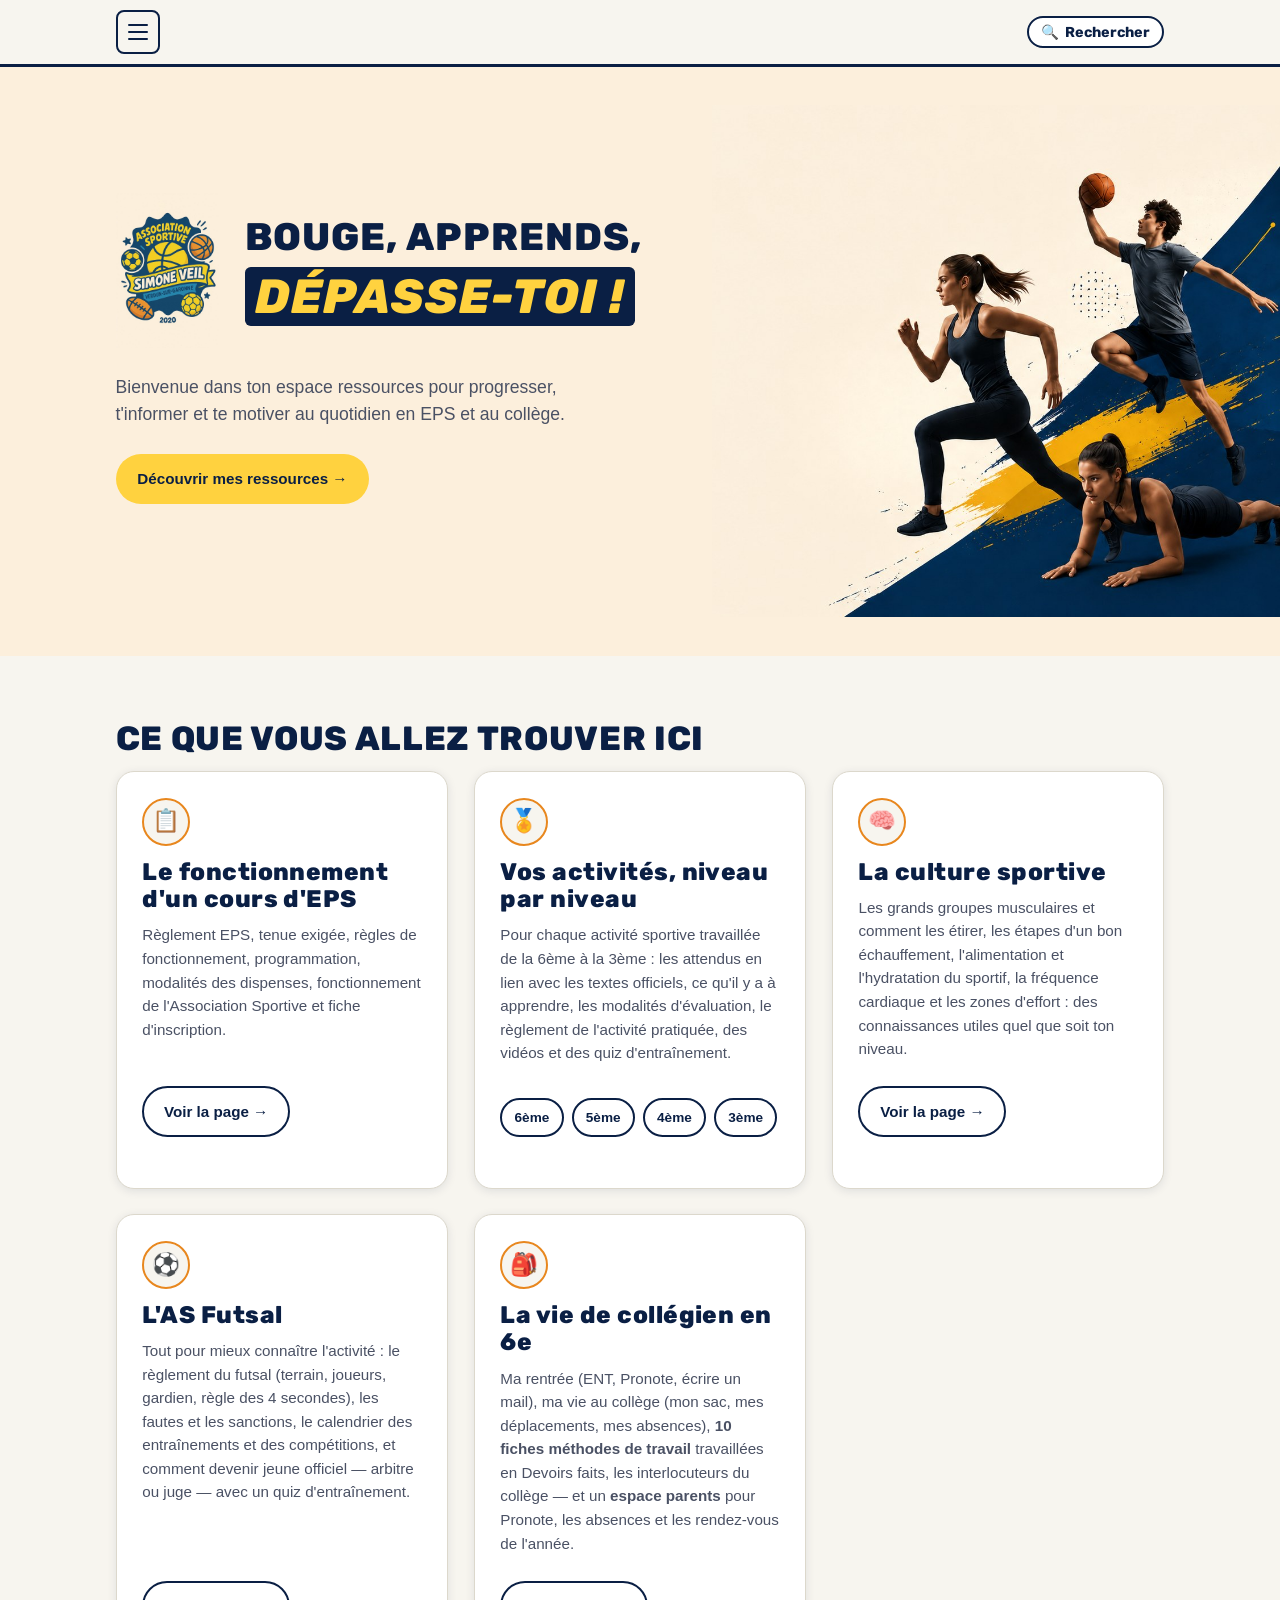
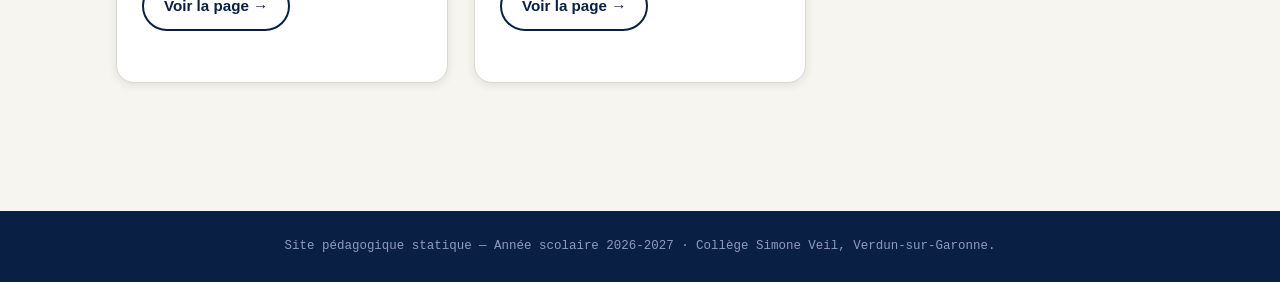
<file: index.html>
<!DOCTYPE html>
<html lang="fr">
<head>
  <meta charset="UTF-8">
  <meta name="viewport" content="width=device-width, initial-scale=1.0">
  <title>Espace EPS — Accueil</title>
  <meta name="description" content="Site de ressources EPS pour les élèves du collège : règlement, activités par niveau, quiz et vie de collégien.">
  <!-- Police d'affichage "Rubik" (titres, dossards) chargee depuis Google Fonts.
       Le site reste utilisable sans elle : css/style.css prevoit une pile de
       polices systeme de secours si ce lien ne charge pas. -->
  <link rel="preconnect" href="https://fonts.googleapis.com">
  <link rel="preconnect" href="https://fonts.gstatic.com" crossorigin>
  <link href="https://fonts.googleapis.com/css2?family=Rubik:wght@500;700;800;900&display=swap" rel="stylesheet">
  <link rel="stylesheet" href="css/style.css">
</head>
<body>
  <a class="skip-link" href="#main-content">Aller au contenu principal</a>

  <!-- ============================================================
       EN-TETE ET NAVIGATION (identique sur toutes les pages)
       ============================================================ -->
  <header class="site-header">
    <div class="site-header__inner">
      <button class="nav-toggle" type="button" aria-expanded="false" aria-controls="main-nav">
        <span class="visually-hidden">Ouvrir le menu</span>
        <span class="nav-toggle__bar"></span>
        <span class="nav-toggle__bar"></span>
        <span class="nav-toggle__bar"></span>
      </button>
      <nav class="main-nav" id="main-nav" aria-label="Navigation principale">
        <ul class="main-nav__list">
          <li><a href="index.html">Accueil</a></li>
          <li><a href="eps-generale.html">Fonctionnement de l'EPS</a></li>
          <li><a href="niveau-6e.html">6ème</a></li>
          <li><a href="niveau-5e.html">5ème</a></li>
          <li><a href="niveau-4e.html">4ème</a></li>
          <li><a href="niveau-3e.html">3ème</a></li>
          <li><a href="culture-sportive.html">Culture Sportive</a></li>
          <li><a href="as-futsal.html">AS Futsal</a></li>
          <li><a href="prof-principal-6e.html">Mon entrée en 6ème</a></li>
        </ul>
      </nav>
    </div>
  </header>

  <main id="main-content">
    <!-- ============================================================
         HERO — meme structure sur toutes les pages du site (voir
         css/style.css, composant ".site-hero"). Seuls le titre (en 2
         lignes : ".hero-title__line1" + ".hero-title__accent"), le
         texte et le lien du bouton changent d'une page a l'autre.
         La photo (assets/hero-sport.jpg) est identique partout :
         affichee sous le texte sur telephone, et a droite du texte
         a partir de la taille tablette (iPad) et sur ordinateur. La navigation entre
         les pages se fait via le menu du haut (en-tete) : pas de
         liens redondants ici.
         ============================================================ -->
    <section class="site-hero">
      <div class="container site-hero__inner">
        <div class="site-hero__text">
          <div class="site-hero__lockup site-hero__lockup--l1-longue site-hero__lockup--l2-serre">
            <a class="site-hero__logo-link" href="index.html" aria-label="Retour à l'accueil">
              <img class="site-hero__logo" src="assets/logo-as-simone-veil.jpg" alt="">
            </a>
            <h1>
              <span class="hero-title__line1">Bouge, apprends,</span>
              <span class="hero-title__accent">dépasse-toi !</span>
            </h1>
          </div>
          <p class="lede">
            Bienvenue dans ton espace ressources pour progresser, t'informer et te motiver
            au quotidien en EPS et au collège.
          </p>
          <p><a class="btn btn--primary" href="#decouvrir">Découvrir mes ressources →</a></p>
        </div>
        <div class="site-hero__visual site-hero__visual--photo">
          <img src="assets/hero-sport.jpg"
               alt="Trois collégiens en action : course, basket et gainage."
               width="1400" height="901">
        </div>
      </div>
    </section>

    <!-- ============================================================
         CE QUE VOUS ALLEZ TROUVER ICI
         ============================================================ -->
    <section class="section" id="decouvrir">
      <div class="container">
        <h2>Ce que vous allez trouver ici</h2>
        <!-- Pour ajouter un encart : copiez un bloc
             <div class="card feature-card"> entier, changez le
             pictogramme, le titre, le résumé et le lien du bouton. -->
        <div class="grid grid--3">
          <div class="card feature-card">
            <span class="feature-card__icon" aria-hidden="true">📋</span>
            <h3>Le fonctionnement d'un cours d'EPS</h3>
            <p>Règlement EPS, tenue exigée, règles de fonctionnement, programmation, modalités des dispenses, fonctionnement de l'Association Sportive et fiche d'inscription.</p>
            <p class="feature-card__actions">
              <a class="btn btn--outline" href="eps-generale.html">Voir la page →</a>
            </p>
          </div>
          <div class="card feature-card">
            <span class="feature-card__icon" aria-hidden="true">🏅</span>
            <h3>Vos activités, niveau par niveau</h3>
            <p>Pour chaque activité sportive travaillée de la 6ème à la 3ème : les attendus en lien avec les textes officiels, ce qu'il y a à apprendre, les modalités d'évaluation, le règlement de l'activité pratiquée, des vidéos et des quiz d'entraînement.</p>
            <p class="feature-card__actions">
              <a class="btn btn--outline btn--sm" href="niveau-6e.html">6ème</a>
              <a class="btn btn--outline btn--sm" href="niveau-5e.html">5ème</a>
              <a class="btn btn--outline btn--sm" href="niveau-4e.html">4ème</a>
              <a class="btn btn--outline btn--sm" href="niveau-3e.html">3ème</a>
            </p>
          </div>
          <div class="card feature-card">
            <span class="feature-card__icon" aria-hidden="true">🧠</span>
            <h3>La culture sportive</h3>
            <p>Les grands groupes musculaires et comment les étirer, les étapes d'un bon échauffement, l'alimentation et l'hydratation du sportif, la fréquence cardiaque et les zones d'effort : des connaissances utiles quel que soit ton niveau.</p>
            <p class="feature-card__actions">
              <a class="btn btn--outline" href="culture-sportive.html">Voir la page →</a>
            </p>
          </div>
          <div class="card feature-card">
            <span class="feature-card__icon" aria-hidden="true">⚽</span>
            <h3>L'AS Futsal</h3>
            <p>Tout pour mieux connaître l'activité : le règlement du futsal (terrain, joueurs, gardien, règle des 4 secondes), les fautes et les sanctions, le calendrier des entraînements et des compétitions, et comment devenir jeune officiel — arbitre ou juge — avec un quiz d'entraînement.</p>
            <p class="feature-card__actions">
              <a class="btn btn--outline" href="as-futsal.html">Voir la page →</a>
            </p>
          </div>
          <div class="card feature-card">
            <span class="feature-card__icon" aria-hidden="true">🎒</span>
            <h3>La vie de collégien en 6e</h3>
            <p>Ma rentrée (ENT, Pronote, écrire un mail), ma vie au collège (mon sac, mes déplacements, mes absences), <strong>10 fiches méthodes de travail</strong> travaillées en Devoirs faits, les interlocuteurs du collège — et un <strong>espace parents</strong> pour Pronote, les absences et les rendez-vous de l'année.</p>
            <p class="feature-card__actions">
              <a class="btn btn--outline" href="prof-principal-6e.html">Voir la page →</a>
            </p>
          </div>
        </div>
      </div>
    </section>
  </main>

  <!-- ============================================================
       PIED DE PAGE (identique sur toutes les pages)
       ============================================================ -->
  <footer class="site-footer">
    <div class="container site-footer__bottom">
      Site pédagogique statique — Année scolaire 2026-2027 · Collège Simone Veil, Verdun-sur-Garonne.
    </div>
  </footer>

  <script src="js/main.js" defer></script>
  <script src="js/recherche.js" defer></script>
</body>
</html>
</file>
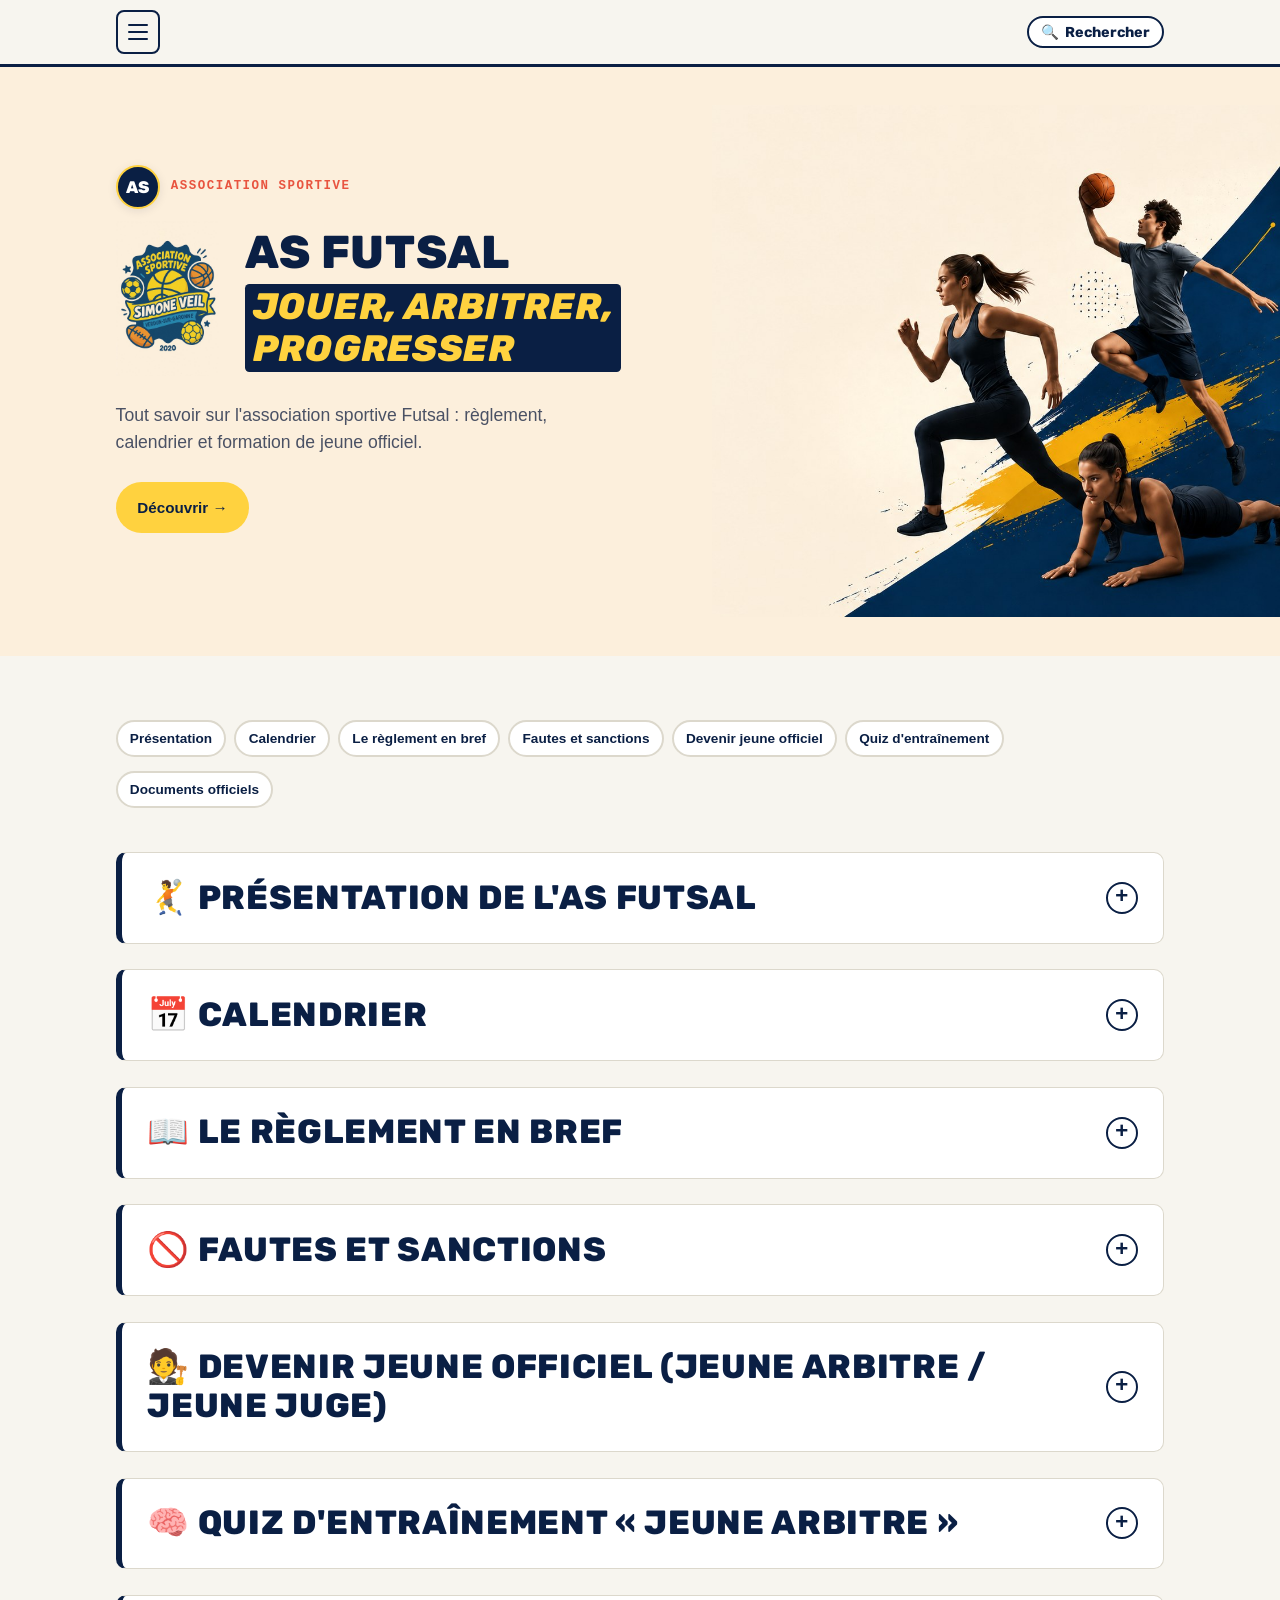
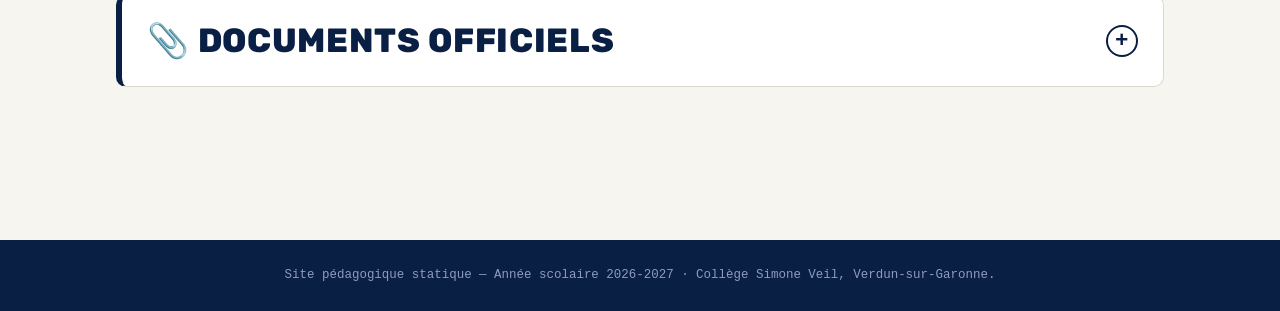
<file: as-futsal.html>
<!DOCTYPE html>
<html lang="fr">
<head>
  <meta charset="UTF-8">
  <meta name="viewport" content="width=device-width, initial-scale=1.0">
  <title>AS Futsal — Espace EPS</title>
  <meta name="description" content="Association Sportive Futsal : présentation, calendrier, règlement en bref, fautes et sanctions, devenir jeune officiel.">
  <!-- Police d'affichage "Rubik" (titres, dossards) chargee depuis Google Fonts.
       Le site reste utilisable sans elle : css/style.css prevoit une pile de
       polices systeme de secours si ce lien ne charge pas. -->
  <link rel="preconnect" href="https://fonts.googleapis.com">
  <link rel="preconnect" href="https://fonts.gstatic.com" crossorigin>
  <link href="https://fonts.googleapis.com/css2?family=Rubik:wght@500;700;800;900&display=swap" rel="stylesheet">
  <link rel="stylesheet" href="css/style.css">
</head>
<body>
  <a class="skip-link" href="#main-content">Aller au contenu principal</a>

  <header class="site-header">
    <div class="site-header__inner">
      <button class="nav-toggle" type="button" aria-expanded="false" aria-controls="main-nav">
        <span class="visually-hidden">Ouvrir le menu</span>
        <span class="nav-toggle__bar"></span>
        <span class="nav-toggle__bar"></span>
        <span class="nav-toggle__bar"></span>
      </button>
      <nav class="main-nav" id="main-nav" aria-label="Navigation principale">
        <ul class="main-nav__list">
          <li><a href="index.html">Accueil</a></li>
          <li><a href="eps-generale.html">Fonctionnement de l'EPS</a></li>
          <li><a href="niveau-6e.html">6ème</a></li>
          <li><a href="niveau-5e.html">5ème</a></li>
          <li><a href="niveau-4e.html">4ème</a></li>
          <li><a href="niveau-3e.html">3ème</a></li>
          <li><a href="culture-sportive.html">Culture Sportive</a></li>
          <li><a href="as-futsal.html">AS Futsal</a></li>
          <li><a href="prof-principal-6e.html">Mon entrée en 6ème</a></li>
        </ul>
      </nav>
    </div>
  </header>

  <main id="main-content">
    <!-- HERO — meme structure que sur les autres pages. -->
    <section class="site-hero">
      <div class="container site-hero__inner">
        <div class="site-hero__text">
          <div class="site-hero__kicker">
            <span class="dossard dossard--sm" aria-hidden="true">AS</span>
            <p class="eyebrow">Association sportive</p>
          </div>
          <div class="site-hero__lockup site-hero__lockup--l2-longue">
            <a class="site-hero__logo-link" href="index.html" aria-label="Retour à l'accueil">
              <img class="site-hero__logo" src="assets/logo-as-simone-veil.jpg" alt="">
            </a>
            <h1>
              <span class="hero-title__line1">AS Futsal</span>
              <span class="hero-title__accent">Jouer, arbitrer,<br class="saut-ordinateur"> progresser</span>
            </h1>
          </div>
          <p class="lede">Tout savoir sur l'association sportive Futsal : règlement, calendrier et formation de jeune officiel.</p>
          <p><a class="btn btn--primary" href="#presentation">Découvrir →</a></p>
        </div>
        <div class="site-hero__visual site-hero__visual--photo">
          <img src="assets/hero-sport.jpg"
               alt="Trois collégiens en action : course, basket et gainage."
               width="1400" height="901">
        </div>
      </div>
    </section>

    <section class="section">
      <div class="container">

        <!-- Navigation rapide -->
        <ul class="quick-nav">
          <li><a href="#presentation">Présentation</a></li>
          <li><a href="#calendrier">Calendrier</a></li>
          <li><a href="#reglement">Le règlement en bref</a></li>
          <li><a href="#fautes-sanctions">Fautes et sanctions</a></li>
          <li><a href="#jeune-officiel">Devenir jeune officiel</a></li>
          <li><a href="#quiz-arbitre">Quiz d'entraînement</a></li>
          <li><a href="#documents">Documents officiels</a></li>
        </ul>

        <!-- PRESENTATION -->
        <details class="info-card" id="presentation">
          <summary>
            <h2>🤾 Présentation de l'AS Futsal</h2>
            <span class="info-card__toggle" aria-hidden="true">+</span>
          </summary>
          <div class="info-card__body">
            <!-- MODIFIER CHAQUE ANNEE : jours, horaires, lieu et date de reprise -->
            <div class="table-wrap">
              <table class="as-table">
                <thead>
                  <tr><th>Jour</th><th>Niveaux</th><th>Horaire</th></tr>
                </thead>
                <tbody>
                  <tr class="as-futsal"><td>Lundi</td><td><strong>4<sup>e</sup> / 3<sup>e</sup></strong></td><td>13h – 13h50</td></tr>
                  <tr class="as-futsal"><td>Mardi</td><td><strong>6<sup>e</sup> / 5<sup>e</sup></strong></td><td>13h – 13h50</td></tr>
                </tbody>
              </table>
            </div>

            <ul>
              <li><strong>Lieu :</strong> les <span class="surligne">terrains de handball du plateau EPS</span>.</li>
              <li><strong>Début de l'AS :</strong> <span class="surligne">lundi 14 septembre</span>.</li>
              <li><strong>Encadrement :</strong> Mme Rattin.</li>
            </ul>

            <h4>L'AS Futsal, c'est quoi ?</h4>
            <p>
              L'AS Futsal est <strong>ouverte à tous</strong>, <strong>débutants comme confirmés</strong> :
              aucun niveau n'est demandé pour venir. Le but est simple — <span class="surligne">prendre du
              plaisir sur le temps du midi</span>, autour de matchs.
            </p>

            <p><strong>L'organisation est toujours la même :</strong></p>
            <div class="deroule">
              <div class="deroule__etape">
                <span class="deroule__num">1</span>
                <span class="deroule__texte"><strong>Constitution des équipes</strong> par des capitaines volontaires.</span>
              </div>
              <div class="deroule__etape">
                <span class="deroule__num">2</span>
                <span class="deroule__texte"><strong>Échauffement en autonomie</strong>, par équipes.</span>
              </div>
              <div class="deroule__etape">
                <span class="deroule__num">3</span>
                <span class="deroule__texte"><strong>Les matchs</strong>, jusqu'à la fin de la séance.</span>
              </div>
            </div>

            <div class="callout callout--success">
              <p class="mb-0">
                🤝 <strong>Les valeurs de l'AS :</strong> le <strong>fair-play</strong>, le
                <strong>bon esprit</strong> et le <strong>plaisir</strong> de jouer ensemble.
              </p>
            </div>
          </div>
        </details>

        <!-- CALENDRIER -->
        <details class="info-card" id="calendrier">
          <summary>
            <h2>📅 Calendrier</h2>
            <span class="info-card__toggle" aria-hidden="true">+</span>
          </summary>
          <div class="info-card__body">
            <p>Les entraînements, compétitions et dates importantes de l'année, triés du plus proche au plus lointain.</p>

            <div class="callout callout--info">
              <p class="mb-0">
                🗓️ <strong>Ce calendrier se complète au fil de l'année :</strong> de nouvelles dates
                viendront s'ajouter, et certaines <span class="surligne">peuvent encore être modifiées</span>.
                Pensez à revenir le consulter régulièrement.
              </p>
            </div>

            <ul class="legende-calendrier">
              <li><span class="legende-calendrier__pastille legende-calendrier__pastille--filles"></span> Filles uniquement</li>
              <li><span class="legende-calendrier__pastille legende-calendrier__pastille--tous"></span> Tous publics</li>
              <li><span class="legende-calendrier__pastille legende-calendrier__pastille--6e5e"></span> Niveaux 6<sup>e</sup> / 5<sup>e</sup></li>
              <li><span class="legende-calendrier__pastille legende-calendrier__pastille--4e3e"></span> Niveaux 4<sup>e</sup> / 3<sup>e</sup></li>
            </ul>

            <ul class="calendar-list" id="calendrier-liste"></ul>
            <p class="calendar-empty" id="calendrier-vide">Calendrier à venir.</p>

            <!-- COMMENT AJOUTER UN EVENEMENT ?
                 Modifiez le tableau FUTSAL_CALENDRIER ci-dessous :

                 { date: "2026-09-14", titre: "...", lieu: "...", type: "entrainement", public: "tous" }

                 - date   : format AAAA-MM-JJ
                 - type   : "entrainement", "competition" ou "date-importante"
                 - public : "filles" (orange), "tous" (vert), "6e5e" (bleu fonce)
                            ou "4e3e" (bleu clair) — c'est lui qui donne la couleur
                 - lieu   : facultatif -->
            <script>
              window.FUTSAL_CALENDRIER = window.FUTSAL_CALENDRIER || [];
              window.FUTSAL_CALENDRIER = window.FUTSAL_CALENDRIER.concat([
                { date: "2026-09-14", titre: "Début des entraînements", lieu: "Terrains de handball du plateau EPS", type: "entrainement", public: "tous" },
                { date: "2026-10-07", titre: "1er tournoi (beach et herbe)", lieu: "Port Canal, Montauban", type: "competition", public: "filles" },
                { date: "2026-11-04", titre: "Journée arbitrage futsal", lieu: "Filles et garçons", type: "date-importante", public: "tous" },
                { date: "2027-01-06", titre: "Journée arbitrage football", lieu: "Filles uniquement", type: "date-importante", public: "filles" },
                { date: "2027-04-28", titre: "Beach soccer", lieu: "Port Canal, Montauban", type: "competition", public: "filles" },
                { date: "2027-05-19", titre: "Tournoi final sur herbe", lieu: "Montech", type: "competition", public: "filles" },
              ]);
            </script>
          </div>
        </details>

        <!-- LE REGLEMENT EN BREF -->
        <details class="info-card" id="reglement">
          <summary>
            <h2>📖 Le règlement en bref</h2>
            <span class="info-card__toggle" aria-hidden="true">+</span>
          </summary>
          <div class="info-card__body">

            <p>
              👀 <strong>Avant de lire quoi que ce soit, regarde cette vidéo :</strong> elle explique
              l'essentiel du futsal en quelques minutes. Elle se lance directement ici, sans quitter le site.
            </p>
            <!-- MODIFIER ICI : pour changer la video, remplacez l'identifiant apres "/embed/"
                 par celui de la nouvelle video YouTube. -->
            <div class="video-embed">
              <iframe src="https://www.youtube-nocookie.com/embed/1RQ7qBDAFAk"
                      title="Les règles du futsal expliquées en vidéo"
                      loading="lazy"
                      allow="accelerometer; clipboard-write; encrypted-media; gyroscope; picture-in-picture"
                      allowfullscreen></iframe>
            </div>

            <div class="callout callout--info">
              <p class="mb-0">
                ⚠️ La vidéo présente le futsal <strong>en général</strong>. Au collège, on joue selon le
                <strong>règlement UNSS</strong>, résumé ci-dessous : c'est <span class="surligne">celui-ci qui
                s'applique</span> en AS et en compétition scolaire.
              </p>
            </div>

            <h3>⚡ Le futsal en 6 réflexes</h3>
            <div class="regles-grille">
              <div class="regle-fiche regle-fiche--bleu">
                <p class="regle-fiche__titre">👥 5 contre 5</p>
                <p class="mb-0"><strong>4 joueurs de champ + 1 gardien</strong>, et jusqu'à 5 remplaçants. Les changements sont <strong>illimités</strong> et se font <strong>en cours de jeu</strong>, dans la zone prévue près du milieu.</p>
              </div>
              <div class="regle-fiche regle-fiche--orange">
                <p class="regle-fiche__titre">⏱️ 4 secondes</p>
                <p class="mb-0">Touche, corner, coup franc, relance du gardien : tu as <span class="surligne">4 secondes</span> pour jouer. L'arbitre compte avec ses doigts. Au-delà : le ballon change de camp.</p>
              </div>
              <div class="regle-fiche regle-fiche--vert">
                <p class="regle-fiche__titre">🦶 Tout se joue au pied</p>
                <p class="mb-0">La <strong>touche</strong> et le <strong>corner</strong> se jouent <strong>au pied</strong>, ballon arrêté. Seule exception : la <strong>sortie de but</strong>, que le gardien relance <strong>à la main</strong>.</p>
              </div>
              <div class="regle-fiche regle-fiche--rouge">
                <p class="regle-fiche__titre">🚫 Pas de contact</p>
                <p class="mb-0">Interdit d'aller <strong>au contact</strong> pour prendre le ballon, et <span class="surligne">interdit de tacler</span> — même pour le gardien. On joue le ballon, pas le joueur.</p>
              </div>
              <div class="regle-fiche regle-fiche--violet">
                <p class="regle-fiche__titre">🙌 Pas de hors-jeu</p>
                <p class="mb-0">Contrairement au football, <strong>il n'y a pas de hors-jeu</strong> en futsal. Tu peux te placer où tu veux, y compris devant le dernier défenseur.</p>
              </div>
              <div class="regle-fiche regle-fiche--jaune">
                <p class="regle-fiche__titre">🥅 Un but de partout</p>
                <p class="mb-0">Un but peut être marqué de <strong>n'importe quel endroit</strong> du terrain… sauf <strong>directement</strong> sur un coup d'envoi, une touche ou une relance à la main du gardien.</p>
              </div>
            </div>

            <h3>🏟️ Le terrain et le ballon</h3>
            <ul>
              <li>On joue sur un <strong>terrain de handball</strong> (intérieur ou extérieur) : <strong>38 à 42 m</strong> de long, <strong>18 à 22 m</strong> de large.</li>
              <li>Les buts mesurent <strong>3 m sur 2 m</strong>.</li>
              <li>Le ballon est un <strong>ballon de futsal taille 4</strong>, qui rebondit peu. ⛔ Le ballon en feutrine est <strong>interdit</strong>.</li>
            </ul>

            <h3>👕 L'équipement obligatoire</h3>
            <div class="grid grid--2">
              <div class="callout callout--success">
                <p class="mb-0">✅ <strong>Obligatoire :</strong> <span class="surligne">protège-tibias</span>, chaussures type tennis, maillot numéroté, short et chaussettes identiques pour toute l'équipe.</p>
              </div>
              <div class="callout callout--info">
                <p class="mb-0">⛔ <strong>Interdit :</strong> tous les <strong>bijoux</strong> (bagues, colliers, montres, boucles d'oreilles) — ils doivent être retirés avant d'entrer sur le terrain.</p>
              </div>
            </div>
            <p>👐 Le gardien peut porter un <strong>pantalon de survêtement</strong> ; genouillères et coudières lui sont conseillées.</p>

            <h3>🧤 Le gardien de but</h3>
            <ul>
              <li>Dans sa moitié de terrain, il a <strong>4 secondes</strong> pour relancer.</li>
              <li>Sur une sortie de but, il relance <span class="surligne">à la main</span> — et il ne peut pas dégager de volée.</li>
              <li>Il <strong>ne peut pas prendre à la main</strong> une passe faite volontairement au pied par un coéquipier → coup franc indirect.</li>
              <li>Après avoir donné le ballon, il ne peut pas le <strong>retoucher dans sa moitié de terrain</strong> tant qu'un adversaire ne l'a pas joué.</li>
              <li>S'il attrape le ballon <strong>à la main hors de sa surface</strong> : coup franc direct pour l'adversaire.</li>
            </ul>

            <h3>📏 Les distances à connaître</h3>
            <div class="table-wrap">
              <table>
                <thead><tr><th>Situation</th><th>Distance</th></tr></thead>
                <tbody>
                  <tr><td>Touche, corner, coup franc</td><td><strong>5 mètres</strong> pour les adversaires</td></tr>
                  <tr><td>Coup d'envoi</td><td><strong>3 mètres</strong> (hors du rond central), chaque équipe dans son camp</td></tr>
                  <tr><td>Pénalty</td><td><strong>6 mètres</strong> — les autres joueurs à 5 m, derrière le ballon</td></tr>
                  <tr><td>Coup de pied de pénalité (trop de fautes)</td><td><strong>9 mètres</strong>, sans mur</td></tr>
                  <tr><td>Balle à terre</td><td><strong>2 mètres</strong> pour les adversaires</td></tr>
                </tbody>
              </table>
            </div>

            <h3>⏲️ La durée des matchs</h3>
            <div class="table-wrap">
              <table>
                <thead><tr><th>Situation</th><th>Collège</th></tr></thead>
                <tbody>
                  <tr><td>Un seul match dans la journée</td><td><strong>2 × 20 minutes</strong> (temps non décompté)</td></tr>
                  <tr><td>Deux matchs dans la journée</td><td><strong>2 × 12 minutes</strong> (temps non décompté)</td></tr>
                  <tr><td>Temps de jeu maximum sur une journée</td><td><strong>60 minutes</strong></td></tr>
                </tbody>
              </table>
            </div>
            <p class="text-mono">Durées du règlement UNSS 2024-2025, championnat collège filles et garçons.</p>

            <h3>🤝 Avant et après le match : le protocole</h3>
            <p>
              Chaque match commence <strong>et</strong> se termine par un <span class="surligne">salut des adversaires
              et des arbitres</span>, au centre du terrain. Ce n'est pas une option : le non-respect du protocole peut
              être sanctionné.
            </p>

            <h3>🎯 En cas d'égalité : les tirs au but</h3>
            <p>
              <strong>5 tireurs</strong> par équipe, choisis parmi les joueurs de la feuille de match. Si l'égalité
              persiste, on continue en <strong>mort subite</strong>, en gardant le même ordre de passage.
            </p>
          </div>
        </details>

        <!-- FAUTES ET SANCTIONS -->
        <details class="info-card" id="fautes-sanctions">
          <summary>
            <h2>🚫 Fautes et sanctions</h2>
            <span class="info-card__toggle" aria-hidden="true">+</span>
          </summary>
          <div class="info-card__body">

            <div class="callout callout--info">
              <h3 class="mt-0">🚫 La règle d'or : pas de contact</h3>
              <p class="mb-0">
                Pour prendre le ballon à l'adversaire, <span class="surligne">le contact est interdit</span> :
                pas de charge, pas d'appui sur l'adversaire, et <strong>aucun tacle en duel</strong> — gardien compris.
                On joue <strong>le ballon</strong>, jamais le joueur.
              </p>
            </div>

            <h3>⚖️ Les deux coups francs</h3>
            <div class="grid grid--2">
              <div class="faute-bloc faute-bloc--direct">
                <p class="faute-bloc__titre">🔴 Coup franc DIRECT</p>
                <p class="faute-bloc__sous">On peut marquer directement. ⚠️ Il compte comme <strong>faute collective</strong>.</p>
                <ul class="mb-0">
                  <li><strong>Tacler</strong> un adversaire en duel</li>
                  <li><strong>Charger</strong> ou <strong>bousculer</strong> un adversaire (même de l'épaule)</li>
                  <li>Donner ou essayer de donner un <strong>coup de pied</strong></li>
                  <li>Faire un <strong>croche-pied</strong>, <strong>sauter</strong> sur un adversaire</li>
                  <li><strong>Tenir</strong> un adversaire</li>
                  <li>Toucher <strong>volontairement le ballon de la main</strong></li>
                  <li><strong>Percuter</strong> un défenseur immobile (passage en force)</li>
                  <li><strong>Cracher</strong> sur un adversaire</li>
                </ul>
              </div>
              <div class="faute-bloc faute-bloc--indirect">
                <p class="faute-bloc__titre">🟠 Coup franc INDIRECT</p>
                <p class="faute-bloc__sous">Un coéquipier doit toucher le ballon avant qu'un but puisse être marqué.</p>
                <ul class="mb-0">
                  <li>Jouer de manière <strong>dangereuse</strong></li>
                  <li>Faire un <strong>mauvais changement</strong> ou changer hors de la zone</li>
                  <li><strong>Gêner le gardien</strong> quand il relance</li>
                  <li>Ne pas respecter les <strong>4 secondes</strong></li>
                  <li>Perdre seul sa <strong>chaussure</strong> ou un <strong>protège-tibia</strong></li>
                  <li>Faire <strong>obstacle</strong> à un adversaire alors que le ballon n'est pas joué</li>
                  <li>Pour le gardien : <strong>prendre à la main</strong> une passe en retrait, ou <strong>retoucher</strong> le ballon dans sa moitié de terrain</li>
                </ul>
              </div>
            </div>

            <div class="callout callout--success">
              <h3 class="mt-0">👍 La règle de l'avantage</h3>
              <p class="mb-0">
                Si une faute est commise mais que l'équipe qui la subit <strong>garde l'avantage</strong>, l'arbitre
                <strong>laisse jouer</strong> : l'action va à son terme. Il signale la faute au prochain arrêt de jeu,
                et elle est quand même comptée comme faute collective.
              </p>
            </div>

            <h3>🔢 Les fautes collectives</h3>
            <p>
              Seuls les <strong>coups francs directs</strong> sont comptés comme fautes collectives. À partir d'un
              certain nombre de fautes dans la même période, l'adversaire obtient un
              <span class="surligne">coup de pied de pénalité à 9 mètres, sans mur</span>, avec le gardien sur sa ligne.
              🔄 Le compteur <strong>repart à zéro à la mi-temps</strong>.
            </p>
            <div class="table-wrap">
              <table>
                <thead><tr><th>Durée de la période</th><th>Fautes autorisées</th><th>Pénalité à 9 m</th></tr></thead>
                <tbody>
                  <tr><td>6 minutes</td><td>2 fautes</td><td>dès la <strong>3<sup>e</sup></strong></td></tr>
                  <tr><td>8 ou 10 minutes</td><td>3 fautes</td><td>dès la <strong>4<sup>e</sup></strong></td></tr>
                  <tr><td>12, 13 ou 15 minutes</td><td>4 fautes</td><td>dès la <strong>5<sup>e</sup></strong></td></tr>
                  <tr><td>17 minutes et plus</td><td>5 fautes</td><td>dès la <strong>6<sup>e</sup></strong></td></tr>
                </tbody>
              </table>
            </div>
            <p class="text-mono">Tableau du règlement UNSS 2024-2025 (temps non décompté).</p>

            <h3>🟦 Les trois cartons</h3>
            <div class="sanction-cards">
              <div class="sanction-card sanction-card--blanc">
                <span class="sanction-card__swatch" aria-hidden="true"></span>
                <h4>⬜ Carton blanc</h4>
                <p><strong>Une mise en garde</strong> : aucun point de pénalité, aucune exclusion.</p>
                <p class="mb-0">Une <span class="surligne">seule fois par équipe et par match</span> — ensuite, ce sera le carton jaune.</p>
              </div>
              <div class="sanction-card sanction-card--jaune">
                <span class="sanction-card__swatch" aria-hidden="true"></span>
                <h4>🟨 Carton jaune</h4>
                <p><strong>2 minutes</strong> d'exclusion, <span class="surligne">sans remplacement</span> — l'équipe joue à 4.</p>
                <p class="mb-0"><strong>3 points</strong> de pénalité pour l'équipe. Motifs : antijeu, simulation, contestation, retard de jeu, distance non respectée, maillot retiré.</p>
              </div>
              <div class="sanction-card sanction-card--rouge">
                <span class="sanction-card__swatch" aria-hidden="true"></span>
                <h4>🟥 Carton rouge</h4>
                <p><strong>Exclusion définitive</strong> du joueur + <strong>4 minutes</strong> en infériorité numérique.</p>
                <p class="mb-0"><strong>5 points</strong> de pénalité. Motifs : faute grossière, comportement violent, crachat, insulte, occasion de but annihilée — ou un <strong>2<sup>e</sup> carton jaune</strong> dans le même match.</p>
              </div>
            </div>
            <div class="callout callout--neutral">
              <p class="mb-0">
                💡 Les points de pénalité <strong>ne changent pas le score</strong> : ils s'ajoutent au classement de
                l'équipe. Ils s'appliquent aussi aux personnes <strong>sur le banc</strong> — joueurs, jeune coach,
                enseignants et accompagnateurs.
              </p>
            </div>
          </div>
        </details>

        <!-- DEVENIR JEUNE OFFICIEL -->
        <details class="info-card" id="jeune-officiel">
          <summary>
            <h2>🧑‍⚖️ Devenir jeune officiel (jeune arbitre / jeune juge)</h2>
            <span class="info-card__toggle" aria-hidden="true">+</span>
          </summary>
          <div class="info-card__body">

            <p><strong>Pourquoi devenir jeune officiel ?</strong></p>
            <ul>
              <li>Apprendre à faire des choix et à les assumer.</li>
              <li>Prendre des décisions justes (sécurité, équité).</li>
              <li>Prendre des responsabilités au sein de l'AS.</li>
            </ul>

            <p><strong>Le principe du co-arbitrage</strong></p>
            <p>Deux jeunes arbitres se déplacent le long des lignes de touche, chacun d'un côté du terrain, <strong>toujours en diagonale</strong> l'un de l'autre : l'un reste proche de l'action, l'autre se positionne au niveau de l'avant-dernier défenseur. Jusqu'à 5 jeunes officiels peuvent intervenir sur un match (2 arbitres + 1 chronométreur + 1 responsable des fautes/feuille de match + 1 responsable des remplacements).</p>

            <figure class="rule-diagram">
              <svg viewBox="0 0 400 220" xmlns="http://www.w3.org/2000/svg" role="img" aria-labelledby="placement-diagram-title">
                <title id="placement-diagram-title">Schéma de terrain simplifié montrant le placement en diagonale des deux jeunes arbitres</title>
                <rect x="20" y="20" width="360" height="180" fill="#ffffff" stroke="#0a1f44" stroke-width="2" />
                <line x1="200" y1="20" x2="200" y2="200" stroke="#0a1f44" stroke-width="1.5" />
                <circle cx="200" cy="110" r="30" fill="none" stroke="#0a1f44" stroke-width="1.5" />
                <rect x="20" y="80" width="25" height="60" fill="none" stroke="#0a1f44" stroke-width="1.5" />
                <rect x="355" y="80" width="25" height="60" fill="none" stroke="#0a1f44" stroke-width="1.5" />
                <line x1="60" y1="40" x2="340" y2="180" stroke="#dcd8cc" stroke-width="2" stroke-dasharray="5 4" />
                <circle cx="60" cy="40" r="7" fill="#e8543f" />
                <circle cx="340" cy="180" r="7" fill="#0a1f44" />
                <g font-family="sans-serif" font-size="11" font-weight="700">
                  <text x="60" y="28" text-anchor="middle" fill="#e8543f">Arbitre A</text>
                  <text x="340" y="205" text-anchor="middle" fill="#0a1f44">Arbitre B</text>
                </g>
              </svg>
              <figcaption>Les deux jeunes arbitres se placent toujours en diagonale l'un de l'autre.</figcaption>
            </figure>

            <p><strong>Les gestes d'arbitrage à connaître</strong></p>
            <p>
              Ces gestes sont ceux du <strong>livret officiel « Jeune Arbitre » de l'UNSS</strong> — ce sont
              exactement ceux que tu devras faire sur un match, et ceux que tu verras faire par les arbitres.
              Le livret complet est téléchargeable dans la rubrique <a href="#documents">Documents officiels</a>.
            </p>

            <div class="gestes-grille">
              <figure class="geste">
                <img src="assets/futsal/geste-touche.png" alt="Geste de l'arbitre pour une rentrée de touche : bras tendu à l'horizontale, deux options" loading="lazy">
                <figcaption>
                  <span class="geste__nom">Rentrée de touche</span>
                  <span class="geste__desc">Bras tendu horizontalement vers le camp de l'équipe qui bénéficie de la touche (deux options).</span>
                </figcaption>
              </figure>
              <figure class="geste">
                <img src="assets/futsal/geste-sortie-de-but.png" alt="Geste de l'arbitre pour une sortie de but : bras tendu vers le bas, deux options" loading="lazy">
                <figcaption>
                  <span class="geste__nom">Sortie de but</span>
                  <span class="geste__desc">Bras tendu vers le bas, en direction de la surface de réparation.</span>
                </figcaption>
              </figure>
              <figure class="geste">
                <img src="assets/futsal/geste-corner.png" alt="Geste de l'arbitre pour un corner : bras tendu en diagonale vers le coin du terrain" loading="lazy">
                <figcaption>
                  <span class="geste__nom">Corner</span>
                  <span class="geste__desc">Bras tendu en diagonale vers le coin du terrain concerné.</span>
                </figcaption>
              </figure>
              <figure class="geste">
                <img src="assets/futsal/geste-coup-franc-direct.png" alt="Geste de l'arbitre pour un coup franc direct ou un pénalty : bras tendu à l'horizontale" loading="lazy">
                <figcaption>
                  <span class="geste__nom">Coup franc direct / pénalty</span>
                  <span class="geste__desc">Bras tendu à l'horizontale vers le camp de l'équipe qui bénéficie du coup franc. Ce geste sert aussi pour le coup de pied de pénalité.</span>
                </figcaption>
              </figure>
              <figure class="geste">
                <img src="assets/futsal/geste-coup-franc-indirect.png" alt="Geste de l'arbitre pour un coup franc indirect : bras levé à la verticale, main ouverte" loading="lazy">
                <figcaption>
                  <span class="geste__nom">Coup franc indirect</span>
                  <span class="geste__desc">Bras levé à la verticale, main ouverte — et maintenu levé jusqu'à ce qu'un deuxième joueur touche le ballon.</span>
                </figcaption>
              </figure>
              <figure class="geste geste--large">
                <img src="assets/futsal/geste-quatre-secondes.png" alt="Les cinq étapes du décompte des 4 secondes par l'arbitre" loading="lazy">
                <figcaption>
                  <span class="geste__nom">Décompte des 4 secondes</span>
                  <span class="geste__desc">Le bras se lève doigt par doigt : 1, 2, 3, 4… puis la main ouverte au-dessus de la tête si le délai est dépassé.</span>
                </figcaption>
              </figure>
              <figure class="geste">
                <img src="assets/futsal/geste-temps-mort.png" alt="Geste de l'arbitre pour un temps mort : les deux mains forment un T" loading="lazy">
                <figcaption>
                  <span class="geste__nom">Temps mort</span>
                  <span class="geste__desc">Les deux mains forment un « T » au-dessus de la tête.</span>
                </figcaption>
              </figure>
              <figure class="geste">
                <img src="assets/futsal/geste-faute-cumulee.png" alt="Geste de l'arbitre pour annoncer une faute cumulée : main levée, doigts écartés" loading="lazy">
                <figcaption>
                  <span class="geste__nom">Faute cumulée</span>
                  <span class="geste__desc">Main levée, doigts écartés, pour annoncer le nombre de fautes cumulées par l'équipe (ici la cinquième).</span>
                </figcaption>
              </figure>
              <figure class="geste">
                <img src="assets/futsal/geste-avantage-cfd.png" alt="Geste de l'arbitre pour un avantage après une faute passible d'un coup franc direct" loading="lazy">
                <figcaption>
                  <span class="geste__nom">Avantage — coup franc direct</span>
                  <span class="geste__desc">Les deux bras tendus vers l'avant : le jeu continue, la faute sera comptée au prochain arrêt.</span>
                </figcaption>
              </figure>
              <figure class="geste">
                <img src="assets/futsal/geste-avantage-cfi.png" alt="Geste de l'arbitre pour un avantage après une faute passible d'un coup franc indirect" loading="lazy">
                <figcaption>
                  <span class="geste__nom">Avantage — coup franc indirect</span>
                  <span class="geste__desc">Un seul bras tendu vers l'avant, main ouverte : le jeu continue.</span>
                </figcaption>
              </figure>
              <figure class="geste geste--large">
                <img src="assets/futsal/geste-faute-cumulee-signal.png" alt="Les trois étapes du signal de faute cumulée adressé au chronométreur et au troisième arbitre" loading="lazy">
                <figcaption>
                  <span class="geste__nom">Signaler la faute cumulée après un avantage</span>
                  <span class="geste__desc">En trois étapes, vers la table de marque, pour faire comptabiliser la faute une fois le ballon hors du jeu.</span>
                </figcaption>
              </figure>
              <figure class="geste">
                <img src="assets/futsal/geste-mise-en-garde.png" alt="Geste de l'arbitre pour une mise en garde : carton blanc brandi bras levé" loading="lazy">
                <figcaption>
                  <span class="geste__nom">Mise en garde (carton blanc)</span>
                  <span class="geste__desc">Le carton blanc est brandi bras levé : c'est un avertissement, sans point de pénalité ni exclusion.</span>
                </figcaption>
              </figure>
              <figure class="geste">
                <img src="assets/futsal/geste-avertissement.png" alt="Gestes de l'arbitre pour un carton jaune (exclusion temporaire) et un carton rouge (exclusion définitive)" loading="lazy">
                <figcaption>
                  <span class="geste__nom">Avertissement (carton jaune / rouge)</span>
                  <span class="geste__desc">Le carton est brandi bras levé, face au joueur concerné : jaune pour l'exclusion temporaire, rouge pour l'exclusion définitive.</span>
                </figcaption>
              </figure>
            </div>

            <p><strong>Quand siffler / ne pas siffler</strong></p>
            <div class="grid grid--2">
              <div class="callout callout--success">
                <h3>✅ Coup de sifflet obligatoire</h3>
                <ul class="mb-0">
                  <li>Coup d'envoi (début de match ou après un but).</li>
                  <li>Interruption du jeu suite à une faute, ou fin du match.</li>
                  <li>Signal pour tirer un coup franc direct ou un pénalty.</li>
                  <li>Reprise du jeu après une blessure.</li>
                </ul>
              </div>
              <div class="callout callout--neutral">
                <h3>◻️ Coup de sifflet pas nécessaire</h3>
                <ul class="mb-0">
                  <li>Touche.</li>
                  <li>Corner.</li>
                  <li>But.</li>
                  <li>Reprise du jeu après une balle à terre.</li>
                </ul>
              </div>
            </div>

          </div>
        </details>

        <!-- QUIZ DU JEUNE ARBITRE -->
        <details class="info-card" id="quiz-arbitre">
          <summary>
            <h2>🧠 Quiz d'entraînement « Jeune arbitre »</h2>
            <span class="info-card__toggle" aria-hidden="true">+</span>
          </summary>
          <div class="info-card__body">
            <p>
              12 questions pour vérifier que tu connais le règlement. Tu peux le refaire autant de fois
              que tu veux — <strong>tes résultats ne sont visibles que par toi</strong>.
            </p>
            <div class="quiz" data-quiz-id="jeune-arbitre-futsal">
              <div class="quiz-questions"></div>
              <button type="button" class="btn btn--primary quiz-submit">Valider mes réponses</button>
              <div class="quiz-result" role="status" hidden></div>
            </div>
            <script>
              window.QUIZ_DATA = window.QUIZ_DATA || {};
              window.QUIZ_DATA['jeune-arbitre-futsal'] = [
                { question: "Combien de joueurs de champ (gardien compris) une équipe aligne-t-elle sur le terrain ?", options: ["5 joueurs dont le gardien", "6 joueurs dont le gardien", "4 joueurs sans gardien"], correct: 0 },
                { question: "Combien de joueurs maximum peuvent figurer sur la feuille de match ?", options: ["8", "10 (5 titulaires + 5 remplaçants)", "12"], correct: 1 },
                { question: "Un remplaçant entre sur le terrain avant que son coéquipier ne soit sorti : que siffle l'arbitre ?", options: ["Un coup franc direct", "Un coup franc indirect, à l'endroit où se trouvait le ballon", "Un carton jaune automatique"], correct: 1 },
                { question: "Combien de temps le gardien de but a-t-il pour relancer le ballon dans sa moitié de terrain ?", options: ["4 secondes", "8 secondes", "10 secondes"], correct: 0 },
                { question: "Le gardien peut-il prendre à la main une passe en retrait volontaire d'un coéquipier ?", options: ["Oui, toujours", "Non, sinon coup franc indirect", "Oui, une seule fois par mi-temps"], correct: 1 },
                { question: "Quel équipement est obligatoire pour tous les joueurs ?", options: ["Protège-tibias, chaussures adaptées, maillot/short/chaussettes identiques", "Uniquement des chaussures de running", "Aucun équipement spécifique"], correct: 0 },
                { question: "Un joueur tacle un adversaire en duel : quelle sanction ?", options: ["Coup franc indirect", "Coup franc direct", "Aucune, le contact est autorisé"], correct: 1 },
                { question: "Un joueur ne respecte pas la règle des 4 secondes sur un coup franc : quelle sanction ?", options: ["Coup franc indirect à l'équipe adverse", "Carton rouge immédiat", "Le match est arrêté"], correct: 0 },
                { question: "Sur une touche, un corner ou un coup franc, à quelle distance minimale doivent se tenir les joueurs adverses ?", options: ["3 mètres", "5 mètres", "9 mètres"], correct: 1 },
                { question: "Au coup d'envoi, à quelle distance doivent se tenir les joueurs adverses, et où doivent être les joueurs de l'équipe qui engage ?", options: ["5 mètres, et dans la moitié adverse", "3 mètres (hors du rond central), et tous dans leur propre moitié de terrain", "Aucune distance n'est imposée"], correct: 1 },
                { question: "Dans quel cas l'arbitre n'a-t-il pas besoin de siffler ?", options: ["Touche, corner, but, ou reprise du jeu après une balle à terre", "Coup d'envoi du match", "Coup franc direct"], correct: 0 },
                { question: "Un joueur crache sur un adversaire : quelle sanction ?", options: ["Carton jaune", "Carton blanc", "Carton rouge (exclusion définitive)"], correct: 2 }
              ];
            </script>
          </div>
        </details>

        <!-- DOCUMENTS OFFICIELS -->
        <details class="info-card" id="documents">
          <summary>
            <h2>📎 Documents officiels</h2>
            <span class="info-card__toggle" aria-hidden="true">+</span>
          </summary>
          <div class="info-card__body">
            <p>Les deux documents de référence de l'UNSS, à consulter ou à télécharger.</p>
            <!-- MODIFIER CHAQUE ANNEE : remplacez les PDF dans assets/docs/ en
                 gardant les memes noms de fichier. -->
            <ul class="doc-list">
              <li>
                <a href="assets/docs/unss-futsal-reglement.pdf" download>
                  📄 Règlement Futsal UNSS
                  <span class="doc-list__meta">PDF — 17 pages, mise à jour du 1<sup>er</sup> octobre 2024</span>
                </a>
              </li>
              <li>
                <a href="assets/docs/unss-futsal-livret-jeune-arbitre.pdf" download>
                  📄 Livret du Jeune Arbitre / Jeune Juge — Futsal
                  <span class="doc-list__meta">PDF — 16 pages, tous les gestes et les placements</span>
                </a>
              </li>
            </ul>
          </div>
        </details>

      </div>
    </section>
  </main>

  <footer class="site-footer">
    <div class="container site-footer__bottom">
      Site pédagogique statique — Année scolaire 2026-2027 · Collège Simone Veil, Verdun-sur-Garonne.
    </div>
  </footer>

  <script src="js/main.js" defer></script>
  <script src="js/recherche.js" defer></script>
  <script src="js/historique.js" defer></script>
  <script src="js/quiz.js" defer></script>
  <script src="js/futsal-calendrier.js" defer></script>
</body>
</html>
</file>
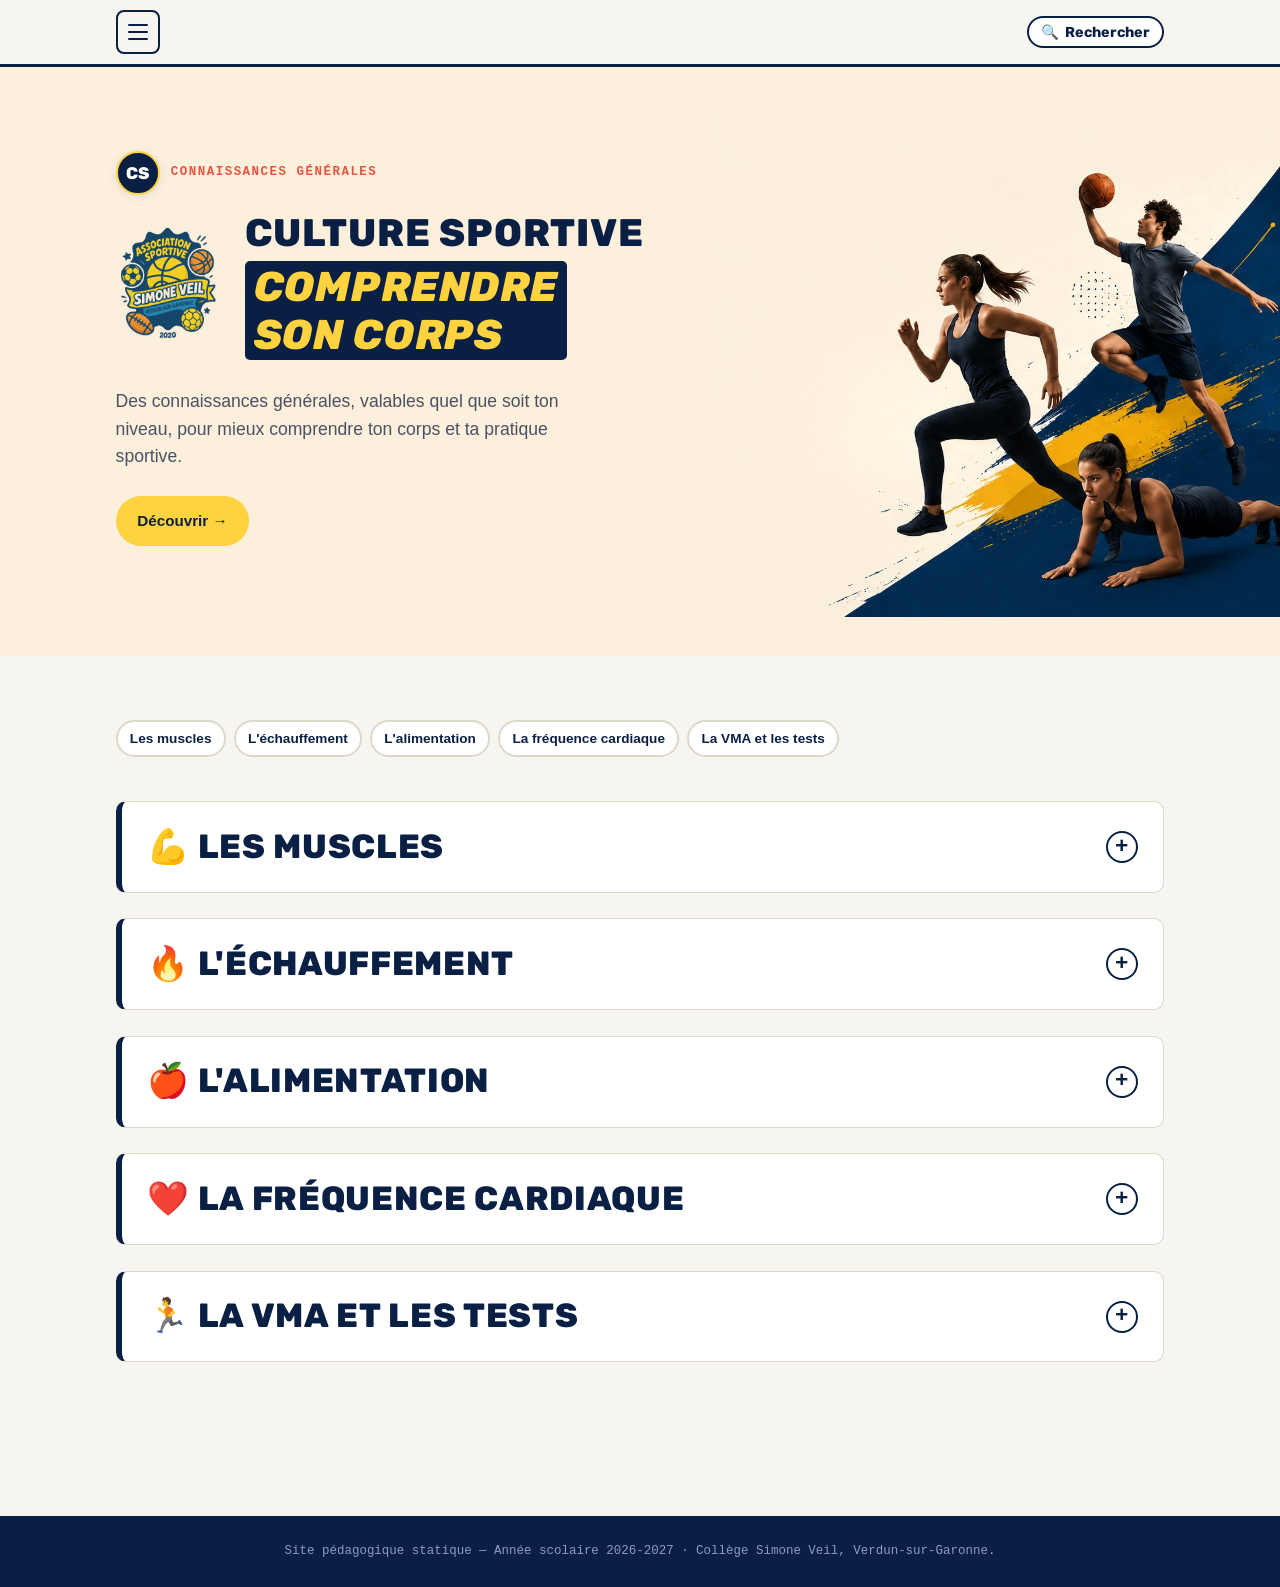
<file: culture-sportive.html>
<!DOCTYPE html>
<html lang="fr">
<head>
  <meta charset="UTF-8">
  <meta name="viewport" content="width=device-width, initial-scale=1.0">
  <title>Culture Sportive — Espace EPS</title>
  <meta name="description" content="Connaissances générales de culture sportive : les muscles, l'échauffement, l'alimentation du sportif et la fréquence cardiaque.">
  <!-- Police d'affichage "Rubik" (titres, dossards) chargee depuis Google Fonts.
       Le site reste utilisable sans elle : css/style.css prevoit une pile de
       polices systeme de secours si ce lien ne charge pas. -->
  <link rel="preconnect" href="https://fonts.googleapis.com">
  <link rel="preconnect" href="https://fonts.gstatic.com" crossorigin>
  <link href="https://fonts.googleapis.com/css2?family=Rubik:wght@500;700;800;900&display=swap" rel="stylesheet">
  <link rel="stylesheet" href="css/style.css">
</head>
<body>
  <a class="skip-link" href="#main-content">Aller au contenu principal</a>

  <header class="site-header">
    <div class="site-header__inner">
      <button class="nav-toggle" type="button" aria-expanded="false" aria-controls="main-nav">
        <span class="visually-hidden">Ouvrir le menu</span>
        <span class="nav-toggle__bar"></span>
        <span class="nav-toggle__bar"></span>
        <span class="nav-toggle__bar"></span>
      </button>
      <nav class="main-nav" id="main-nav" aria-label="Navigation principale">
        <ul class="main-nav__list">
          <li><a href="index.html">Accueil</a></li>
          <li><a href="eps-generale.html">Fonctionnement de l'EPS</a></li>
          <li><a href="niveau-6e.html">6ème</a></li>
          <li><a href="niveau-5e.html">5ème</a></li>
          <li><a href="niveau-4e.html">4ème</a></li>
          <li><a href="niveau-3e.html">3ème</a></li>
          <li><a href="culture-sportive.html">Culture Sportive</a></li>
          <li><a href="as-futsal.html">AS Futsal</a></li>
          <li><a href="prof-principal-6e.html">Mon entrée en 6ème</a></li>
        </ul>
      </nav>
    </div>
  </header>

  <main id="main-content">
    <!-- HERO — meme structure que sur les autres pages. -->
    <section class="site-hero">
      <div class="container site-hero__inner">
        <div class="site-hero__text">
          <div class="site-hero__kicker">
            <span class="dossard dossard--sm" aria-hidden="true">CS</span>
            <p class="eyebrow">Connaissances générales</p>
          </div>
          <div class="site-hero__lockup site-hero__lockup--l1-longue site-hero__lockup--l2-deux-lignes">
            <a class="site-hero__logo-link" href="index.html" aria-label="Retour à l'accueil">
              <img class="site-hero__logo" src="assets/logo-as-simone-veil.jpg" alt="">
            </a>
            <h1>
              <span class="hero-title__line1">Culture Sportive</span>
              <span class="hero-title__accent">Comprendre<br>son corps</span>
            </h1>
          </div>
          <p class="lede">Des connaissances générales, valables quel que soit ton niveau, pour mieux comprendre ton corps et ta pratique sportive.</p>
          <p><a class="btn btn--primary" href="#muscles">Découvrir →</a></p>
        </div>
        <div class="site-hero__visual site-hero__visual--photo">
          <img src="assets/hero-sport.jpg"
               alt="Trois collégiens en action : course, basket et gainage."
               width="1400" height="901">
        </div>
      </div>
    </section>

    <section class="section">
      <div class="container">

        <!-- Navigation rapide : un clic ouvre directement la rubrique visee -->
        <ul class="quick-nav">
          <li><a href="#muscles">Les muscles</a></li>
          <li><a href="#echauffement">L'échauffement</a></li>
          <li><a href="#alimentation">L'alimentation</a></li>
          <li><a href="#frequence-cardiaque">La fréquence cardiaque</a></li>
          <li><a href="#vma">La VMA et les tests</a></li>
        </ul>

        <!-- ============================================================
             CHAQUE RUBRIQUE EST UNE FICHE DEPLIABLE (".info-card")
             Pour ajouter une rubrique, copiez un bloc <details class="info-card">
             entier et donnez-lui un id unique.
             ============================================================ -->

        <!-- LES MUSCLES -->
        <details class="info-card" id="muscles">
          <summary>
            <h2>💪 Les muscles</h2>
            <span class="info-card__toggle" aria-hidden="true">+</span>
          </summary>
          <div class="info-card__body">
            <p>Quand tu fais du sport, tu utilises des <strong>groupes musculaires</strong> différents selon l'activité. Les connaître t'aide à comprendre ton corps et à bien t'étirer après l'effort.</p>

            <figure class="rule-diagram">
              <svg viewBox="0 0 620 270" xmlns="http://www.w3.org/2000/svg" role="img" aria-labelledby="muscles-diagram-title">
                <title id="muscles-diagram-title">Schéma du corps humain, vue de face et vue de dos, avec les principaux groupes musculaires repérés par une couleur</title>

                <!-- VUE DE FACE -->
                <text x="130" y="16" text-anchor="middle" font-size="13" font-weight="700" fill="#0a1f44" font-family="sans-serif">Vue de face</text>
                <circle cx="130" cy="43" r="16" fill="#ffffff" stroke="#0a1f44" stroke-width="2" />
                <rect x="123" y="57" width="14" height="10" fill="#ffffff" stroke="#0a1f44" stroke-width="2" />
                <circle cx="103" cy="74" r="9" fill="#0a1f44" opacity="0.55" />
                <circle cx="157" cy="74" r="9" fill="#0a1f44" opacity="0.55" />
                <rect x="103" y="68" width="54" height="82" rx="14" fill="#ffffff" stroke="#0a1f44" stroke-width="2" />
                <rect x="108" y="73" width="44" height="24" rx="7" fill="#e8543f" opacity="0.55" />
                <rect x="112" y="100" width="36" height="44" rx="6" fill="#ffd23f" opacity="0.8" />
                <rect x="80" y="70" width="15" height="78" rx="7" fill="#e8871e" opacity="0.6" stroke="#0a1f44" stroke-width="1.5" />
                <rect x="165" y="70" width="15" height="78" rx="7" fill="#e8871e" opacity="0.6" stroke="#0a1f44" stroke-width="1.5" />
                <rect x="108" y="150" width="20" height="98" rx="9" fill="#ffffff" stroke="#0a1f44" stroke-width="2" />
                <rect x="108" y="154" width="20" height="48" rx="7" fill="#8fd19e" opacity="0.85" />
                <rect x="132" y="150" width="20" height="98" rx="9" fill="#ffffff" stroke="#0a1f44" stroke-width="2" />
                <rect x="132" y="154" width="20" height="48" rx="7" fill="#8fd19e" opacity="0.85" />

                <g font-family="sans-serif">
                  <circle cx="200" cy="76" r="5" fill="#0a1f44" opacity="0.55" /><text x="212" y="80" font-size="11" fill="#1a1e27">Épaules</text>
                  <circle cx="200" cy="96" r="5" fill="#e8543f" opacity="0.75" /><text x="212" y="100" font-size="11" fill="#1a1e27">Pectoraux</text>
                  <circle cx="200" cy="116" r="5" fill="#e8871e" opacity="0.75" /><text x="212" y="120" font-size="11" fill="#1a1e27">Bras</text>
                  <circle cx="200" cy="136" r="5" fill="#ffd23f" /><text x="212" y="140" font-size="11" fill="#1a1e27">Abdominaux</text>
                  <circle cx="200" cy="156" r="5" fill="#8fd19e" /><text x="212" y="160" font-size="11" fill="#1a1e27">Quadriceps</text>
                </g>

                <!-- VUE DE DOS -->
                <text x="430" y="16" text-anchor="middle" font-size="13" font-weight="700" fill="#0a1f44" font-family="sans-serif">Vue de dos</text>
                <circle cx="430" cy="43" r="16" fill="#ffffff" stroke="#0a1f44" stroke-width="2" />
                <rect x="423" y="57" width="14" height="10" fill="#ffffff" stroke="#0a1f44" stroke-width="2" />
                <rect x="403" y="68" width="54" height="82" rx="14" fill="#ffffff" stroke="#0a1f44" stroke-width="2" />
                <rect x="408" y="73" width="44" height="40" rx="8" fill="#14336b" opacity="0.55" />
                <rect x="405" y="116" width="50" height="28" rx="10" fill="#e8871e" opacity="0.65" />
                <rect x="380" y="70" width="15" height="78" rx="7" fill="#ffffff" stroke="#0a1f44" stroke-width="1.5" />
                <rect x="465" y="70" width="15" height="78" rx="7" fill="#ffffff" stroke="#0a1f44" stroke-width="1.5" />
                <rect x="408" y="150" width="20" height="98" rx="9" fill="#ffffff" stroke="#0a1f44" stroke-width="2" />
                <rect x="408" y="154" width="20" height="46" rx="7" fill="#e8543f" opacity="0.55" />
                <rect x="408" y="204" width="20" height="40" rx="7" fill="#ffd23f" opacity="0.8" />
                <rect x="432" y="150" width="20" height="98" rx="9" fill="#ffffff" stroke="#0a1f44" stroke-width="2" />
                <rect x="432" y="154" width="20" height="46" rx="7" fill="#e8543f" opacity="0.55" />
                <rect x="432" y="204" width="20" height="40" rx="7" fill="#ffd23f" opacity="0.8" />

                <g font-family="sans-serif">
                  <circle cx="500" cy="88" r="5" fill="#14336b" opacity="0.65" /><text x="512" y="92" font-size="11" fill="#1a1e27">Dos</text>
                  <circle cx="500" cy="128" r="5" fill="#e8871e" opacity="0.75" /><text x="512" y="132" font-size="11" fill="#1a1e27">Fessiers</text>
                  <circle cx="500" cy="175" r="5" fill="#e8543f" opacity="0.65" /><text x="512" y="179" font-size="11" fill="#1a1e27">Ischio-jambiers</text>
                  <circle cx="500" cy="223" r="5" fill="#ffd23f" /><text x="512" y="227" font-size="11" fill="#1a1e27">Mollets</text>
                </g>
              </svg>
              <figcaption>Repères des principaux groupes musculaires sollicités en sport, vus de face et de dos.</figcaption>
            </figure>

            <dl class="lexique">
              <dt>Quadriceps</dt><dd>Devant de la cuisse. S'étire debout, en attrapant sa cheville derrière soi et en ramenant le talon vers la fesse, genoux serrés.
                  <figure class="etirement etirement--inline">
                    <img src="assets/etirements/quadriceps.jpg" alt="Étirement du quadriceps : debout, on attrape sa cheville derrière soi pour ramener le talon vers la fesse" loading="lazy">
                  </figure>
                </dd>
              <dt>Ischio-jambiers</dt><dd>Derrière la cuisse. S'étire jambe tendue posée sur un appui, buste penché en avant vers le pied, dos droit.
                  <figure class="etirement etirement--inline">
                    <img src="assets/etirements/ischio-jambiers.jpg" alt="Étirement des ischio-jambiers : en fente, buste penché vers l'avant, jambe avant tendue" loading="lazy">
                  </figure>
                </dd>
              <dt>Mollets</dt><dd>Derrière la jambe, sous le genou. S'étire en poussant contre un mur, jambe arrière tendue, talon au sol.
                  <figure class="etirement etirement--inline">
                    <img src="assets/etirements/mollets.jpg" alt="Étirement du mollet : appui des mains contre un mur, jambe arrière tendue et talon au sol" loading="lazy">
                  </figure>
                </dd>
              <dt>Fessiers</dt><dd>Sous le bas du dos. S'étire assis ou allongé, en ramenant un genou plié vers la poitrine, à l'opposé de l'épaule.
                  <figure class="etirement etirement--inline">
                    <img src="assets/etirements/fessiers.jpg" alt="Étirement des fessiers : assis au sol, un genou plié ramené vers l'épaule opposée" loading="lazy">
                  </figure>
                </dd>
              <dt>Abdominaux</dt><dd>Devant le ventre. S'étire allongé sur le ventre, en se redressant sur les avant-bras, bassin au sol.</dd>
              <dt>Dos</dt><dd>Le long de la colonne vertébrale. S'étire assis ou à genoux, bras tendus devant soi, dos rond ("position de l'enfant").</dd>
              <dt>Pectoraux</dt><dd>Devant la poitrine. S'étire en tendant un bras à hauteur d'épaule contre un mur et en tournant doucement le buste du côté opposé.</dd>
              <dt>Bras (biceps/triceps)</dt><dd>Devant et derrière le bras. S'étire en levant un bras plié au-dessus de la tête et en poussant doucement le coude vers l'arrière avec l'autre main.</dd>
              <dt>Épaules</dt><dd>Haut du bras/tronc. S'étire en ramenant un bras tendu devant la poitrine, maintenu par l'autre bras.</dd>
            </dl>
            <p class="credit">Illustrations des étirements : Espace-musculation.com</p>
          </div>
        </details>

        <!-- L'ECHAUFFEMENT -->
        <details class="info-card" id="echauffement">
          <summary>
            <h2>🔥 L'échauffement</h2>
            <span class="info-card__toggle" aria-hidden="true">+</span>
          </summary>
          <div class="info-card__body">
            <p><strong>À quoi ça sert ?</strong></p>
            <ul>
              <li>Préparer le cœur et les poumons à l'effort (augmenter progressivement le rythme cardiaque et respiratoire).</li>
              <li>Préparer les muscles et les articulations (les rendre plus souples et plus réactifs).</li>
              <li>Prévenir les blessures (limiter le risque de claquage, entorse, etc.).</li>
              <li>Améliorer la performance (être prêt à donner le meilleur de soi dès le début de l'activité).</li>
            </ul>

            <p><strong>Les règles d'un bon échauffement</strong></p>
            <ul>
              <li><strong>Progressif</strong> : on augmente petit à petit l'intensité, sans jamais commencer à fond.</li>
              <li><strong>Complet</strong> : on sollicite tout le corps, pas seulement les muscles qu'on pense utiliser.</li>
              <li><strong>Adapté</strong> à l'activité pratiquée : on termine par des gestes proches de ceux du sport du jour.</li>
            </ul>

            <figure class="rule-diagram">
              <svg viewBox="0 0 560 160" xmlns="http://www.w3.org/2000/svg" role="img" aria-labelledby="echauffement-diagram-title">
                <title id="echauffement-diagram-title">Schéma des 4 étapes d'un échauffement, dans l'ordre : mobilisation articulaire, gammes athlétiques, étirements activo-dynamiques, accélérations progressives</title>
                <defs>
                  <marker id="arrowEchauff" markerWidth="8" markerHeight="8" refX="4" refY="4" orient="auto">
                    <path d="M0,0 L8,4 L0,8 Z" fill="#0a1f44" />
                  </marker>
                </defs>
                <g font-family="sans-serif">
                  <rect x="15" y="30" width="110" height="90" rx="10" fill="#ffffff" stroke="#0a1f44" stroke-width="2" />
                  <circle cx="70" cy="48" r="12" fill="#0a1f44" /><text x="70" y="52" text-anchor="middle" font-size="12" font-weight="700" fill="#ffffff">1</text>
                  <text x="70" y="74" text-anchor="middle" font-size="10.5" font-weight="700" fill="#1a1e27">Mobilisation</text>
                  <text x="70" y="87" text-anchor="middle" font-size="10.5" font-weight="700" fill="#1a1e27">articulaire</text>
                  <text x="70" y="102" text-anchor="middle" font-size="9" fill="#4a5164">chevilles, genoux,</text>
                  <text x="70" y="112" text-anchor="middle" font-size="9" fill="#4a5164">bassin…</text>
                  <line x1="125" y1="75" x2="153" y2="75" stroke="#0a1f44" stroke-width="3" marker-end="url(#arrowEchauff)" />

                  <rect x="155" y="30" width="110" height="90" rx="10" fill="#ffffff" stroke="#0a1f44" stroke-width="2" />
                  <circle cx="210" cy="48" r="12" fill="#0a1f44" /><text x="210" y="52" text-anchor="middle" font-size="12" font-weight="700" fill="#ffffff">2</text>
                  <text x="210" y="74" text-anchor="middle" font-size="10.5" font-weight="700" fill="#1a1e27">Gammes</text>
                  <text x="210" y="87" text-anchor="middle" font-size="10.5" font-weight="700" fill="#1a1e27">athlétiques</text>
                  <text x="210" y="102" text-anchor="middle" font-size="9" fill="#4a5164">montées de genoux,</text>
                  <text x="210" y="112" text-anchor="middle" font-size="9" fill="#4a5164">talons-fesses…</text>
                  <line x1="265" y1="75" x2="293" y2="75" stroke="#0a1f44" stroke-width="3" marker-end="url(#arrowEchauff)" />

                  <rect x="295" y="30" width="110" height="90" rx="10" fill="#ffffff" stroke="#0a1f44" stroke-width="2" />
                  <circle cx="350" cy="48" r="12" fill="#0a1f44" /><text x="350" y="52" text-anchor="middle" font-size="12" font-weight="700" fill="#ffffff">3</text>
                  <text x="350" y="74" text-anchor="middle" font-size="10.5" font-weight="700" fill="#1a1e27">Étirements</text>
                  <text x="350" y="87" text-anchor="middle" font-size="10.5" font-weight="700" fill="#1a1e27">activo-dynamiques</text>
                  <text x="350" y="104" text-anchor="middle" font-size="9" fill="#4a5164">en mouvement</text>
                  <line x1="405" y1="75" x2="433" y2="75" stroke="#0a1f44" stroke-width="3" marker-end="url(#arrowEchauff)" />

                  <rect x="435" y="30" width="110" height="90" rx="10" fill="#ffffff" stroke="#0a1f44" stroke-width="2" />
                  <circle cx="490" cy="48" r="12" fill="#0a1f44" /><text x="490" y="52" text-anchor="middle" font-size="12" font-weight="700" fill="#ffffff">4</text>
                  <text x="490" y="74" text-anchor="middle" font-size="10.5" font-weight="700" fill="#1a1e27">Accélérations</text>
                  <text x="490" y="87" text-anchor="middle" font-size="10.5" font-weight="700" fill="#1a1e27">progressives</text>
                  <text x="490" y="104" text-anchor="middle" font-size="9" fill="#4a5164">de plus en plus vite</text>
                </g>
              </svg>
              <figcaption>Les 4 étapes d'un échauffement complet, toujours dans le même ordre.</figcaption>
            </figure>
          </div>
        </details>

        <!-- L'ALIMENTATION -->
        <details class="info-card" id="alimentation">
          <summary>
            <h2>🍎 L'alimentation</h2>
            <span class="info-card__toggle" aria-hidden="true">+</span>
          </summary>
          <div class="info-card__body">
            <p><strong>Bien s'hydrater</strong></p>
            <ul>
              <li><strong>Avant</strong> l'effort : boire de l'eau régulièrement dans les heures qui précèdent.</li>
              <li><strong>Pendant</strong> l'effort : boire de petites gorgées d'eau, surtout s'il fait chaud ou si l'effort est long.</li>
              <li><strong>Après</strong> l'effort : boire pour compenser ce que l'on a perdu en transpirant.</li>
            </ul>

            <p><strong>À quoi servent les aliments ?</strong></p>
            <ul>
              <li><strong>Les glucides</strong> (pâtes, riz, pain, fruits...) apportent l'<strong>énergie</strong> nécessaire à l'effort.</li>
              <li><strong>Les protéines</strong> (viande, poisson, œufs, légumineuses...) aident à la <strong>récupération musculaire</strong> après l'effort.</li>
              <li><strong>Les fruits et légumes</strong> apportent des <strong>vitamines</strong> utiles au bon fonctionnement du corps.</li>
            </ul>

            <figure class="rule-diagram">
              <svg viewBox="0 0 560 230" xmlns="http://www.w3.org/2000/svg" role="img" aria-labelledby="alimentation-diagram-title">
                <title id="alimentation-diagram-title">Schéma de l'hydratation avant/pendant/après l'effort, et du rôle des glucides, protéines et fruits-légumes</title>
                <text x="280" y="18" text-anchor="middle" font-size="13" font-weight="700" fill="#0a1f44" font-family="sans-serif">S'hydrater</text>
                <g font-family="sans-serif">
                  <g transform="translate(90,55)">
                    <path d="M0,-16 C9,-3 9,11 0,16 C-9,11 -9,-3 0,-16 Z" fill="#14336b" opacity="0.75" />
                    <text x="0" y="38" text-anchor="middle" font-size="11" font-weight="700" fill="#1a1e27">Avant</text>
                  </g>
                  <line x1="140" y1="55" x2="220" y2="55" stroke="#0a1f44" stroke-width="2.5" stroke-dasharray="5 4" />
                  <g transform="translate(280,55)">
                    <path d="M0,-16 C9,-3 9,11 0,16 C-9,11 -9,-3 0,-16 Z" fill="#14336b" opacity="0.75" />
                    <text x="0" y="38" text-anchor="middle" font-size="11" font-weight="700" fill="#1a1e27">Pendant</text>
                  </g>
                  <line x1="330" y1="55" x2="410" y2="55" stroke="#0a1f44" stroke-width="2.5" stroke-dasharray="5 4" />
                  <g transform="translate(470,55)">
                    <path d="M0,-16 C9,-3 9,11 0,16 C-9,11 -9,-3 0,-16 Z" fill="#14336b" opacity="0.75" />
                    <text x="0" y="38" text-anchor="middle" font-size="11" font-weight="700" fill="#1a1e27">Après</text>
                  </g>
                </g>

                <line x1="15" y1="105" x2="545" y2="105" stroke="#dcd8cc" stroke-width="1.5" />
                <text x="280" y="128" text-anchor="middle" font-size="13" font-weight="700" fill="#0a1f44" font-family="sans-serif">À quoi servent les aliments ?</text>

                <g font-family="sans-serif">
                  <g transform="translate(90,175)">
                    <rect x="-20" y="-20" width="40" height="40" rx="9" fill="#ffd23f" />
                    <path d="M2,-10 L-8,4 L0,4 L-4,12 L10,-4 L1,-4 Z" fill="#0a1f44" />
                    <text x="0" y="35" text-anchor="middle" font-size="11" font-weight="700" fill="#1a1e27">Glucides</text>
                    <text x="0" y="49" text-anchor="middle" font-size="10" fill="#4a5164">Énergie</text>
                  </g>
                  <g transform="translate(280,175)">
                    <rect x="-20" y="-20" width="40" height="40" rx="9" fill="#e8543f" opacity="0.85" />
                    <circle cx="0" cy="-4" r="7" fill="#ffffff" />
                    <path d="M-9,10 C-9,-1 9,-1 9,10 Z" fill="#ffffff" />
                    <text x="0" y="35" text-anchor="middle" font-size="11" font-weight="700" fill="#1a1e27">Protéines</text>
                    <text x="0" y="49" text-anchor="middle" font-size="10" fill="#4a5164">Récupération</text>
                  </g>
                  <g transform="translate(470,175)">
                    <rect x="-20" y="-20" width="40" height="40" rx="9" fill="#8fd19e" />
                    <path d="M0,-10 C10,-10 10,10 0,10 C-10,10 -10,-10 0,-10 Z" fill="#2e7d4f" />
                    <line x1="0" y1="-10" x2="0" y2="10" stroke="#ffffff" stroke-width="1.5" />
                    <text x="0" y="35" text-anchor="middle" font-size="11" font-weight="700" fill="#1a1e27">Fruits/légumes</text>
                    <text x="0" y="49" text-anchor="middle" font-size="10" fill="#4a5164">Vitamines</text>
                  </g>
                </g>
              </svg>
              <figcaption>L'hydratation avant/pendant/après l'effort, et le rôle des glucides, protéines et fruits-légumes.</figcaption>
            </figure>
          </div>
        </details>

        <!-- LA FREQUENCE CARDIAQUE -->
        <details class="info-card" id="frequence-cardiaque">
          <summary>
            <h2>❤️ La fréquence cardiaque</h2>
            <span class="info-card__toggle" aria-hidden="true">+</span>
          </summary>
          <div class="info-card__body">
            <p>La <strong>fréquence cardiaque</strong> (FC), c'est le nombre de fois que ton cœur bat en une minute (battements par minute, ou <strong>bpm</strong>).</p>

            <p><strong>Comment la mesurer soi-même ?</strong></p>
            <ul>
              <li><strong>Prise de pouls au poignet</strong> : place 2 doigts (index et majeur) sur la face intérieure du poignet, sous le pouce.</li>
              <li><strong>Prise de pouls au cou</strong> : place 2 doigts sur le côté du cou, sous la mâchoire.</li>
              <li><strong>Montre connectée</strong> : certaines montres et applications mesurent la FC en continu.</li>
              <li>Astuce : compte les battements pendant 15 secondes puis multiplie par 4 pour obtenir ta FC par minute.</li>
            </ul>

            <p><strong>Ma fréquence cardiaque AU REPOS</strong></p>
            <p>
              Elle est comprise entre <span class="surligne">60 et 90 battements par minute</span>.
              MAIS cela dépend de différents <strong>facteurs</strong> : l'âge, le sexe, la condition
              physique et l'état du moment (stress, fatigue, en pleine forme…).
            </p>

            <p><strong>Ma fréquence cardiaque LORS D'UN EFFORT : quelques repères</strong></p>
            <ul class="fc-echelle">
              <li class="fc-5"><span class="fc-echelle__coeurs" aria-hidden="true">🖤🖤🖤🖤🖤</span><span><span class="fc-echelle__bpm">Plus de 200 bpm</span> → effort extrême 😳</span></li>
              <li class="fc-4"><span class="fc-echelle__coeurs" aria-hidden="true">🖤🖤🖤🖤</span><span><span class="fc-echelle__bpm">Entre 180 et 200 bpm</span> → effort intense 🥵</span></li>
              <li class="fc-3"><span class="fc-echelle__coeurs" aria-hidden="true">🖤🖤🖤</span><span><span class="fc-echelle__bpm">Entre 160 et 180 bpm</span> → effort soutenu 😯</span></li>
              <li class="fc-2"><span class="fc-echelle__coeurs" aria-hidden="true">🖤🖤</span><span><span class="fc-echelle__bpm">Entre 140 et 160 bpm</span> → effort modéré 🙂</span></li>
              <li class="fc-1"><span class="fc-echelle__coeurs" aria-hidden="true">🖤</span><span><span class="fc-echelle__bpm">Entre 120 et 140 bpm</span> → effort peu soutenu 🙂</span></li>
              <li class="fc-0"><span class="fc-echelle__coeurs" aria-hidden="true">🤍</span><span><span class="fc-echelle__bpm">120 bpm ou moins</span> → insuffisant 😀</span></li>
            </ul>

            <p><strong>Ma fréquence cardiaque APRÈS UN EFFORT : la récupération</strong></p>
            <ul>
              <li><strong>1 minute</strong> après l'effort, la fréquence cardiaque redescend de <strong>2 tranches</strong>.<br>
                  <span class="text-mono">Exemple : 🖤🖤🖤🖤🖤 → 🖤🖤🖤</span></li>
              <li><strong>5 minutes</strong> après l'effort, on se rapproche de sa fréquence cardiaque de repos, ou bien on est redescendu(e) de <strong>4 tranches</strong>.<br>
                  <span class="text-mono">Exemple : 🖤🖤🖤🖤🖤 → 🖤</span></li>
            </ul>

            <p><strong>FC au repos et FC à l'effort</strong></p>
            <p>Ta FC <strong>au repos</strong> est la plus basse : celle que ton cœur a quand tu es assis, tranquille. Ta FC <strong>à l'effort</strong> augmente avec l'intensité de ce que tu fais : plus l'effort est intense, plus ton cœur bat vite pour apporter de l'oxygène à tes muscles.</p>

            <p><strong>Les zones d'effort</strong></p>
            <p>Il est normal d'être essoufflé pendant l'effort ! Voici un repère simple pour savoir si ton essoufflement correspond à l'intensité de ce que tu fais :</p>

            <figure class="rule-diagram">
              <svg viewBox="0 0 560 150" xmlns="http://www.w3.org/2000/svg" role="img" aria-labelledby="fc-diagram-title">
                <title id="fc-diagram-title">Jauge des trois zones d'effort : légère, modérée et intense</title>
                <text x="20" y="15" font-size="10.5" fill="#4a5164" font-family="sans-serif">FC au repos</text>
                <text x="540" y="15" text-anchor="end" font-size="10.5" fill="#4a5164" font-family="sans-serif">Effort maximal</text>

                <path d="M20,28 L60,28 L70,15 L80,42 L90,28 L120,28 L130,20 L140,36 L150,28 L540,28" fill="none" stroke="#e8543f" stroke-width="1.5" />

                <rect x="20" y="45" width="173" height="40" fill="#8fd19e" />
                <rect x="193" y="45" width="174" height="40" fill="#ffd23f" />
                <rect x="367" y="45" width="173" height="40" fill="#e8543f" />
                <rect x="20" y="45" width="520" height="40" fill="none" stroke="#0a1f44" stroke-width="2" />
                <line x1="193" y1="45" x2="193" y2="85" stroke="#0a1f44" stroke-width="2" />
                <line x1="367" y1="45" x2="367" y2="85" stroke="#0a1f44" stroke-width="2" />

                <g font-family="sans-serif" font-size="11" fill="#1a1e27" text-anchor="middle">
                  <text x="106" y="105" font-weight="700">Légère</text>
                  <text x="106" y="119">tu peux parler</text>
                  <text x="280" y="105" font-weight="700">Modérée</text>
                  <text x="280" y="119">essoufflement normal</text>
                  <text x="453" y="105" font-weight="700">Intense</text>
                  <text x="453" y="119">difficile de parler</text>
                </g>
              </svg>
              <figcaption>Plus l'effort est intense, plus la fréquence cardiaque et l'essoufflement augmentent : c'est normal.</figcaption>
            </figure>
          </div>
        </details>

        <details class="info-card" id="vma">
          <summary>
            <h2>🏃 La VMA et les tests</h2>
            <span class="info-card__toggle" aria-hidden="true">+</span>
          </summary>
          <div class="info-card__body">

            <p><strong>La VMA, qu'est-ce que c'est ?</strong></p>
            <p>
              <strong>VMA</strong> veut dire <strong>Vitesse Maximale Aérobie</strong>. C'est
              <span class="surligne">la vitesse de course la plus rapide à laquelle ton corps arrive
              encore à apporter à tes muscles tout l'oxygène dont ils ont besoin</span>.
            </p>
            <ul>
              <li><strong>En dessous de ta VMA</strong> : tu peux tenir <strong>longtemps</strong> sans t'écrouler.</li>
              <li><strong>Au-dessus de ta VMA</strong> : tes muscles manquent d'oxygène, et tu ne tiens que <strong>quelques minutes</strong>.</li>
            </ul>
            <p>
              Elle se mesure en <strong>km/h</strong>. Au collège, la plupart des élèves se situent entre
              <strong>10 et 16 km/h</strong> environ. Ce n'est pas une note : c'est <strong>ta</strong> vitesse,
              et c'est à partir d'elle que tu vas travailler.
            </p>

            <p><strong>À quoi ça sert ?</strong></p>
            <ul>
              <li>À <strong>courir à la bonne allure</strong> : ni trop vite (tu t'épuises avant la fin), ni trop lentement (tu perds des points).</li>
              <li>En <strong>biathlon</strong>, c'est ta VMA qui détermine <span class="surligne">jusqu'à quel plot tu dois aller en 18 secondes</span>. Tu choisis ensuite de courir <strong>à ta VMA</strong> ou <strong>à VMA-1</strong> (un cran en dessous) selon ta forme du jour.</li>
              <li>À <strong>progresser</strong> : en la remesurant plus tard, tu vois si tu as gagné en endurance.</li>
            </ul>

            <p><strong>Les 2 tests réalisés en début de séquence</strong></p>
            <p>
              On fait <strong>deux tests différents</strong> parce qu'ils ne font pas courir de la même façon.
              En les comparant, on obtient une VMA plus juste pour toi.
            </p>

            <div class="video-gallery">
              <figure>
                <figcaption>⏱️ Le test de GACON (45/15)</figcaption>
                <div class="video-embed">
                  <iframe src="https://www.youtube-nocookie.com/embed/bszoBQgoIJ4"
                          title="Le test de VMA de GACON 45/15"
                          loading="lazy"
                          allow="accelerometer; clipboard-write; encrypted-media; gyroscope; picture-in-picture"
                          allowfullscreen></iframe>
                </div>
              </figure>
              <figure>
                <figcaption>📈 Le test VAMEVAL</figcaption>
                <div class="video-embed">
                  <iframe src="https://www.youtube-nocookie.com/embed/rsrgSMvPCKc"
                          title="Le test de VMA VAMEVAL"
                          loading="lazy"
                          allow="accelerometer; clipboard-write; encrypted-media; gyroscope; picture-in-picture"
                          allowfullscreen></iframe>
                </div>
              </figure>
            </div>

            <p><strong>⏱️ Le test de GACON (45/15) — un effort en morceaux</strong></p>
            <ul>
              <li>Tu cours <strong>45 secondes</strong>, puis tu récupères <strong>15 secondes</strong>, et ainsi de suite.</li>
              <li>À chaque palier, la <strong>distance à parcourir augmente</strong> : il faut courir un peu plus vite à chaque fois.</li>
              <li>Tu t'arrêtes quand tu <strong>n'arrives plus à atteindre le plot</strong> avant le signal. Le dernier palier réussi donne ta VMA.</li>
              <li><span class="surligne">C'est le test le plus proche du biathlon</span> : comme lui, il alterne des efforts courts et des temps de récupération.</li>
            </ul>

            <p><strong>📈 Le test VAMEVAL — un effort qui monte petit à petit</strong></p>
            <ul>
              <li>Tu cours <strong>sans t'arrêter</strong> autour d'une piste balisée de plots.</li>
              <li>Une bande sonore fait « <strong>bip</strong> » régulièrement : tu dois être au plot au moment du bip.</li>
              <li>La vitesse augmente de <strong>0,5 km/h toutes les minutes</strong>.</li>
              <li>Tu t'arrêtes quand tu n'arrives plus à suivre les bips. Le dernier palier tenu donne ta VMA.</li>
            </ul>

            <div class="fun-fact">
              <span class="dossard dossard--sm fun-fact__badge" aria-hidden="true">💡</span>
              <div class="fun-fact__body">
                <p class="fun-fact__label">Le conseil</p>
                <p>Sur ces deux tests, le piège est de <strong>partir trop vite</strong>. Les premiers paliers doivent te sembler faciles : garde tes forces, c'est à la fin que ça se joue.</p>
              </div>
            </div>

          </div>
        </details>

      </div>
    </section>
  </main>

  <footer class="site-footer">
    <div class="container site-footer__bottom">
      Site pédagogique statique — Année scolaire 2026-2027 · Collège Simone Veil, Verdun-sur-Garonne.
    </div>
  </footer>

  <script src="js/main.js" defer></script>
  <script src="js/recherche.js" defer></script>
</body>
</html>
</file>
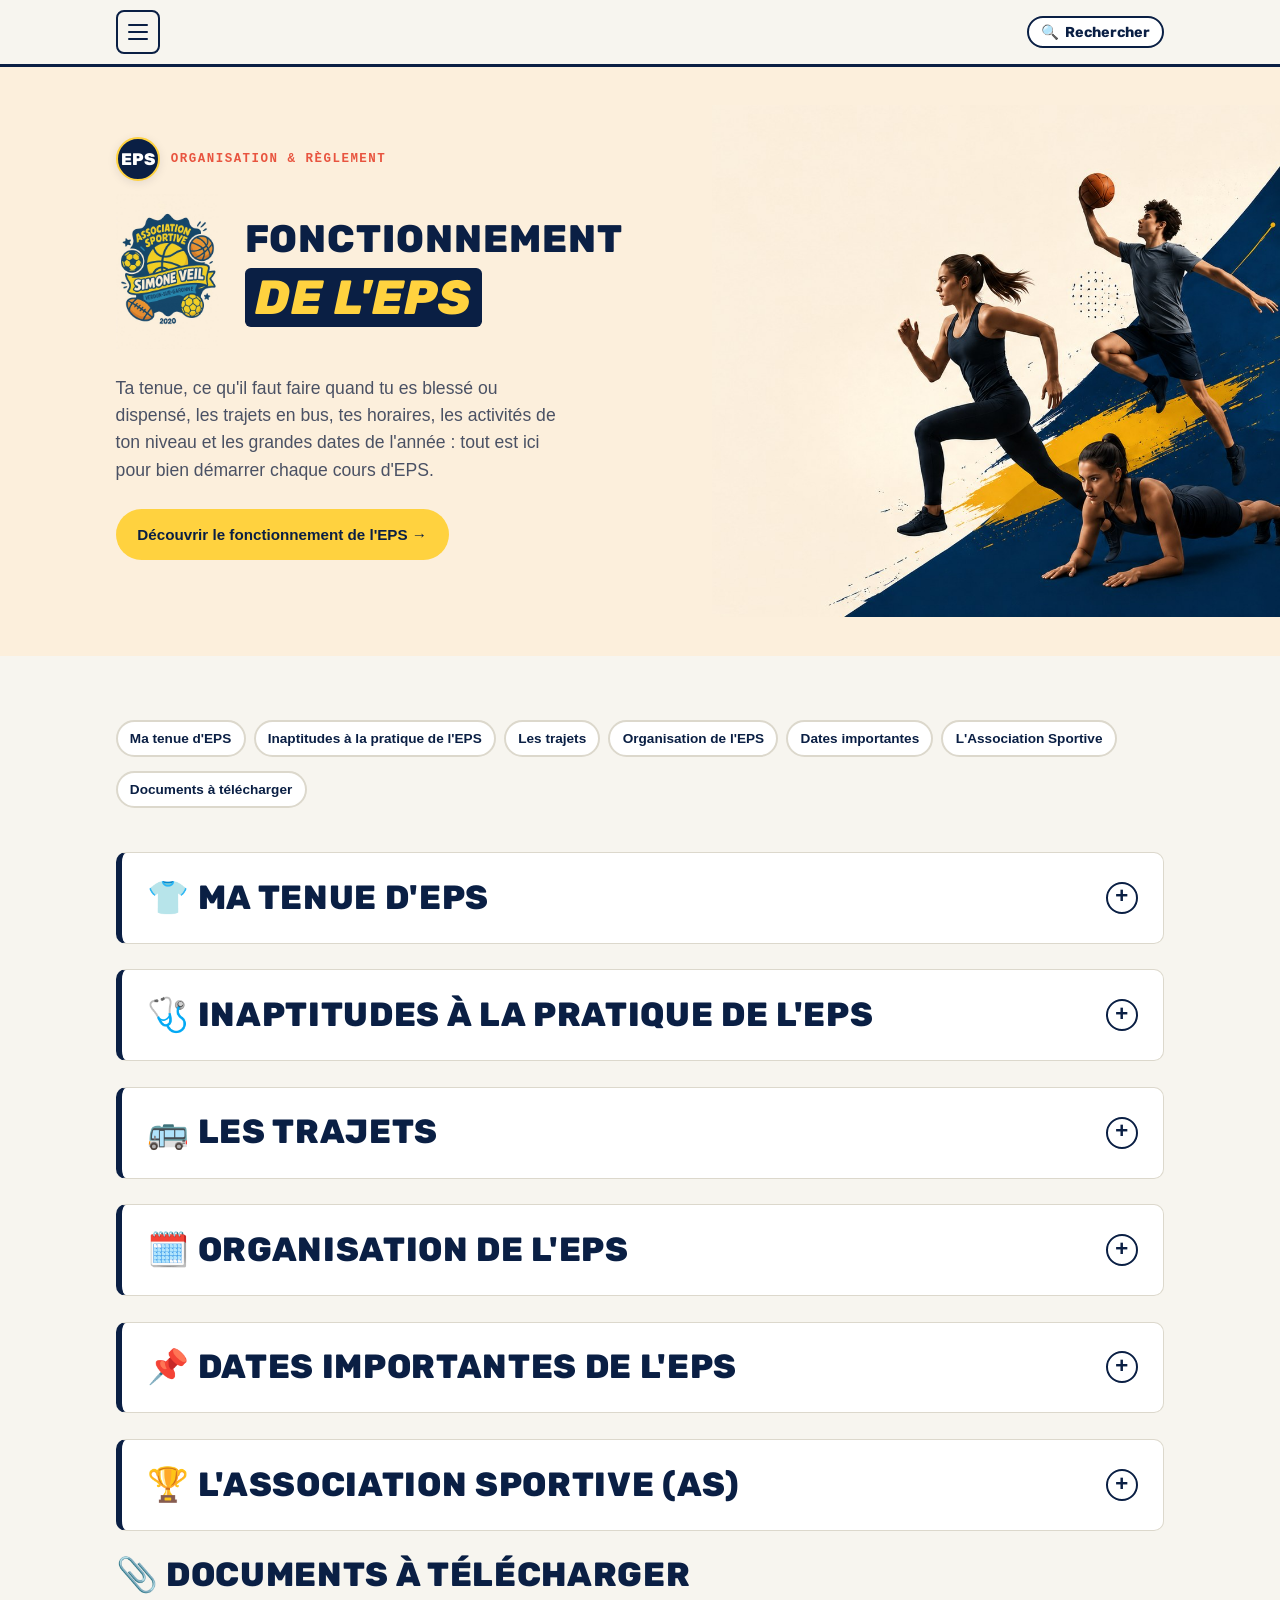
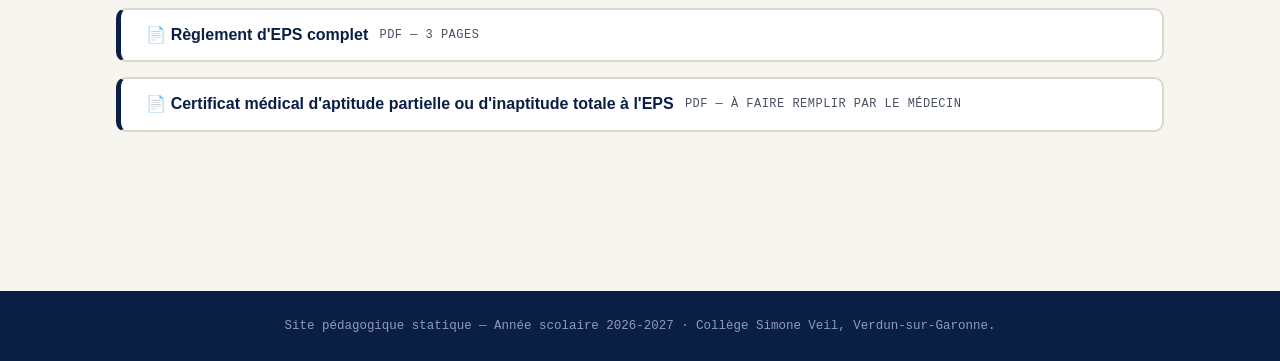
<file: eps-generale.html>
<!DOCTYPE html>
<html lang="fr">
<head>
  <meta charset="UTF-8">
  <meta name="viewport" content="width=device-width, initial-scale=1.0">
  <title>Fonctionnement de l'EPS — Espace EPS</title>
  <meta name="description" content="Fonctionnement de l'EPS au collège : tenue, inaptitudes et dispenses, trajets, horaires et programmation, dates importantes et association sportive.">
  <!-- Police d'affichage "Rubik" (titres, dossards) chargee depuis Google Fonts.
       Le site reste utilisable sans elle : css/style.css prevoit une pile de
       polices systeme de secours si ce lien ne charge pas. -->
  <link rel="preconnect" href="https://fonts.googleapis.com">
  <link rel="preconnect" href="https://fonts.gstatic.com" crossorigin>
  <link href="https://fonts.googleapis.com/css2?family=Rubik:wght@500;700;800;900&display=swap" rel="stylesheet">
  <link rel="stylesheet" href="css/style.css">
</head>
<body>
  <a class="skip-link" href="#main-content">Aller au contenu principal</a>

  <header class="site-header">
    <div class="site-header__inner">
      <button class="nav-toggle" type="button" aria-expanded="false" aria-controls="main-nav">
        <span class="visually-hidden">Ouvrir le menu</span>
        <span class="nav-toggle__bar"></span>
        <span class="nav-toggle__bar"></span>
        <span class="nav-toggle__bar"></span>
      </button>
      <nav class="main-nav" id="main-nav" aria-label="Navigation principale">
        <ul class="main-nav__list">
          <li><a href="index.html">Accueil</a></li>
          <li><a href="eps-generale.html">Fonctionnement de l'EPS</a></li>
          <li><a href="niveau-6e.html">6ème</a></li>
          <li><a href="niveau-5e.html">5ème</a></li>
          <li><a href="niveau-4e.html">4ème</a></li>
          <li><a href="niveau-3e.html">3ème</a></li>
          <li><a href="culture-sportive.html">Culture Sportive</a></li>
          <li><a href="as-futsal.html">AS Futsal</a></li>
          <li><a href="prof-principal-6e.html">Mon entrée en 6ème</a></li>
        </ul>
      </nav>
    </div>
  </header>

  <main id="main-content">
    <!-- HERO — meme structure que sur les autres pages (voir index.html
         pour le detail des commentaires). Seuls le titre, le texte et
         le lien du bouton changent. -->
    <section class="site-hero">
      <div class="container site-hero__inner">
        <div class="site-hero__text">
          <div class="site-hero__kicker">
            <span class="dossard dossard--sm" aria-hidden="true">EPS</span>
            <p class="eyebrow">Organisation &amp; règlement</p>
          </div>
          <div class="site-hero__lockup site-hero__lockup--l1-longue">
            <a class="site-hero__logo-link" href="index.html" aria-label="Retour à l'accueil">
              <img class="site-hero__logo" src="assets/logo-as-simone-veil.jpg" alt="">
            </a>
            <h1>
            <span class="hero-title__line1">Fonctionnement</span>
            <span class="hero-title__accent">de l'EPS</span>
            </h1>
          </div>
          <p class="lede">
            Ta tenue, ce qu'il faut faire quand tu es blessé ou dispensé, les trajets en bus,
            tes horaires, les activités de ton niveau et les grandes dates de l'année :
            tout est ici pour bien démarrer chaque cours d'EPS.
          </p>
          <p><a class="btn btn--primary" href="#tenue">Découvrir le fonctionnement de l'EPS →</a></p>
        </div>
        <div class="site-hero__visual site-hero__visual--photo">
          <img src="assets/hero-sport.jpg"
               alt="Trois collégiens en action : course, basket et gainage."
               width="1400" height="901">
        </div>
      </div>
    </section>

    <section class="section">
      <div class="container">

        <!-- Navigation rapide : un clic ouvre directement la rubrique visee -->
        <ul class="quick-nav">
          <li><a href="#tenue">Ma tenue d'EPS</a></li>
          <li><a href="#inaptitudes">Inaptitudes à la pratique de l'EPS</a></li>
          <li><a href="#trajets">Les trajets</a></li>
          <li><a href="#organisation">Organisation de l'EPS</a></li>
          <li><a href="#dates-importantes">Dates importantes</a></li>
          <li><a href="#association-sportive">L'Association Sportive</a></li>
          <li><a href="#documents">Documents à télécharger</a></li>
        </ul>

        <!-- ============================================================
             CHAQUE RUBRIQUE EST UNE FICHE DEPLIABLE (".info-card"), sur
             le meme modele que les fiches activite des pages
             niveau-XX.html. Quand une rubrique a plusieurs sous-parties,
             celles-ci sont presentees en onglets (".rubrique-tabs") :
             chaque bouton porte aria-controls="id-de-la-sous-rubrique",
             qui doit correspondre exactement a l'id du
             <section class="rubrique"> correspondant.
             ============================================================ -->

        <!-- ==================================================
             RUBRIQUE 1 — MA TENUE D'EPS
             ================================================== -->
        <details class="info-card" id="tenue">
          <summary>
            <h2>👕 Ma tenue d'EPS</h2>
            <span class="info-card__toggle" aria-hidden="true">+</span>
          </summary>
          <div class="info-card__body">

            <p>
              Par souci d'<strong>hygiène</strong> et de <strong>sécurité</strong>, chaque élève doit
              être muni d'une <span class="surligne">tenue d'E.P.S.</span> :
            </p>
            <ul>
              <li>👕 un <strong>survêtement, short ou t-shirt de sport</strong> ;</li>
              <li>👟 une <strong>paire de chaussures adaptée</strong> à la pratique d'une activité physique ;</li>
              <li>💧 une <span class="surligne">gourde pleine</span> <strong>avant le début du cours</strong> ;</li>
              <li>💇 les <strong>cheveux attachés</strong> pour toutes pratiques sportives.</li>
            </ul>

            <p>
              🌦️ <strong>Pour les cours en extérieur</strong>, les élèves doivent se munir de
              <strong>vêtements adaptés aux conditions météorologiques</strong> (vêtements chauds,
              casquette, crème solaire...).
            </p>

            <p>
              🚪 <strong>Dans les vestiaires</strong> : un temps est laissé aux élèves au début et à la
              fin des cours afin qu'ils puissent se changer. L'<strong>intimité</strong> des élèves y est
              préservée mais, s'il le juge utile, le professeur se garde le droit d'intervenir afin
              d'assurer la <strong>sécurité de tous</strong> (cf. Article 44 du règlement intérieur).
            </p>

            <!-- Schema "Ma tenue en EPS" — reprise du document de l'enseignante.
                 Les illustrations sont dans assets/tenue/ : pour en remplacer
                 une, deposez la nouvelle image sous le meme nom de fichier. -->
            <figure class="tenue-schema">
              <figcaption class="tenue-schema__title">Quand je viens en EPS, je dois avoir :</figcaption>
              <div class="tenue-schema__grid">

                <div class="tenue-item">
                  <p class="tenue-item__head">Mon jogging</p>
                  <div class="tenue-item__body">
                    <img src="assets/tenue/jogging.jpg" alt="Un jogging de sport" loading="lazy">
                    <p class="tenue-item__caption">⚠️ Les jeans élastiques ne sont pas une tenue pour faire du sport ⚠️</p>
                  </div>
                </div>

                <div class="tenue-item">
                  <p class="tenue-item__head">Mes chaussures pour faire du sport</p>
                  <div class="tenue-item__body">
                    <img src="assets/tenue/baskets-semelle-epaisse.jpg" alt="Des baskets de sport à grosse semelle" loading="lazy">
                    <p class="tenue-item__caption">✅ <em>Privilégier les baskets avec une grosse semelle</em></p>
                    <img src="assets/tenue/baskets-semelle-plate.jpg" alt="Une basket de ville à semelle plate" loading="lazy">
                    <p class="tenue-item__caption">❌ <em>Éviter les baskets avec une semelle plate</em></p>
                  </div>
                </div>

                <div class="tenue-item">
                  <p class="tenue-item__head">Ma gourde REMPLIE</p>
                  <div class="tenue-item__body">
                    <img src="assets/tenue/gourde.jpg" alt="Une gourde" loading="lazy">
                    <p class="tenue-item__caption"><strong>J'anticipe</strong> le remplissage de ma gourde avant de venir en EPS (pendant la récréation)</p>
                  </div>
                </div>

                <div class="tenue-item">
                  <p class="tenue-item__head">Des vêtements adaptés à la météo 🌦️</p>
                  <div class="tenue-item__body">
                    <div class="tenue-item__row">
                      <div class="tenue-sub">
                        <img src="assets/tenue/kway.jpg" alt="Un K-way" loading="lazy">
                        <p>K-way</p>
                      </div>
                      <div class="tenue-sub">
                        <span class="tenue-sub__images">
                          <img src="assets/tenue/tshirt.jpg" alt="Un tee-shirt" loading="lazy">
                          <img src="assets/tenue/pantalon.jpg" alt="Un pantalon" loading="lazy">
                        </span>
                        <p>Tenue de rechange</p>
                      </div>
                    </div>
                  </div>
                </div>

              </div>
              <div class="tenue-schema__footer">
                <img src="assets/tenue/chewing-gum.jpg" alt="Un chewing-gum barré" loading="lazy">
                <p>Les chewing-gum sont interdits pendant le cours d'EPS. Un pot est présent à côté du portillon d'EPS pour les jeter.</p>
              </div>
            </figure>

            <!-- Encart rouge : regle des oublis de tenue (meme composant que
                 l'encart "Le savais-tu ?", en variante ".fun-fact--alert") -->
            <div class="fun-fact fun-fact--alert">
              <span class="dossard dossard--sm fun-fact__badge" aria-hidden="true">⚠️</span>
              <div class="fun-fact__body">
                <p class="fun-fact__label">En cas d'oubli de tenue</p>
                <ul>
                  <li>L'élève a le droit à un <strong>joker</strong> pour le premier oubli.</li>
                  <li>L'élève a une <strong>observation</strong> pour le deuxième oubli.</li>
                  <li>L'élève a une <strong>retenue</strong> pour tous les autres oublis suivants, sauf justifications écrites de la famille.</li>
                </ul>
                <p class="mb-0">🔄 Les oublis de tenue sont <span class="surligne">remis à zéro à la fin de chaque trimestre</span>.</p>
              </div>
            </div>

          </div>
        </details>

        <!-- ==================================================
             RUBRIQUE 2 — INAPTITUDES A LA PRATIQUE DE L'EPS
             ================================================== -->
        <details class="info-card" id="inaptitudes">
          <summary>
            <h2>🩺 Inaptitudes à la pratique de l'EPS</h2>
            <span class="info-card__toggle" aria-hidden="true">+</span>
          </summary>
          <div class="info-card__body">

            <div class="fun-fact fun-fact--alert">
              <span class="dossard dossard--sm fun-fact__badge" aria-hidden="true">⚠️</span>
              <div class="fun-fact__body">
                <p class="fun-fact__label">À retenir</p>
                <p class="mb-0">
                  Les cours d'EPS sont <span class="surligne">obligatoires</span> au même titre que
                  tous les autres cours, y compris en cas d'<strong>inaptitude ponctuelle</strong> et
                  de <strong>moins de 2 mois</strong>.
                </p>
              </div>
            </div>

            <div class="rubrique-tabs" role="tablist" aria-label="Sous-rubriques : inaptitudes">
              <button type="button" class="rubrique-tab" role="tab" aria-controls="inaptitudes-ponctuelles">📅 Inaptitudes ponctuelles</button>
              <button type="button" class="rubrique-tab" role="tab" aria-controls="inaptitudes-moins-2-mois">🩹 Inaptitudes médicales de moins de 2 mois</button>
              <button type="button" class="rubrique-tab" role="tab" aria-controls="inaptitudes-plus-2-mois">🏥 Inaptitudes médicales de plus de 2 mois</button>
            </div>

            <section class="rubrique" id="inaptitudes-ponctuelles">
              <h4>📅 Inaptitudes ponctuelles (une séance)</h4>
              <p class="text-mono">Article 34 du règlement d'EPS</p>
              <p>
                Les demandes de dispenses ponctuelles doivent être <strong>exceptionnelles</strong> et
                doivent être formulées auprès du <strong>professeur d'E.P.S</strong> par les
                <strong>responsables légaux</strong>.
              </p>
              <ul>
                <li>Les élèves sont <span class="surligne">tenus de participer au cours</span>.</li>
                <li>
                  Un même élève <strong>ne peut pas</strong> faire l'objet de <strong>plusieurs demandes
                  consécutives</strong>. Ces dispenses seront notifiées sur <strong>PRONOTE</strong> si la
                  demande est faite par la famille. Si ces demandes sont <strong>trop nombreuses</strong>,
                  la famille sera convoquée par Madame la principale afin d'évaluer la situation.
                </li>
              </ul>

              <h4>Comment prévenir d'une dispense ponctuelle ?</h4>
              <p>Les deux ressources sont consultables <strong>directement ici</strong>, sans quitter le site.</p>

              <!-- MODIFIER ICI : pour changer la video, remplacez l'identifiant apres
                   "/embed/". Pour le mode d'emploi PRONOTE, remplacez l'adresse dans
                   l'attribut "src" de l'iframe ET dans le lien de secours en dessous. -->
              <div class="ressource-double">
                <figure class="ressource">
                  <figcaption class="ressource__titre">🎬 En vidéo (1 minute)</figcaption>
                  <div class="video-short">
                    <iframe src="https://www.youtube-nocookie.com/embed/k54VC_Lysww"
                            title="Tutoriel vidéo : faire une demande de dispense ponctuelle sur PRONOTE"
                            loading="lazy"
                            allow="accelerometer; clipboard-write; encrypted-media; gyroscope; picture-in-picture"
                            allowfullscreen></iframe>
                  </div>
                </figure>

                <figure class="ressource">
                  <figcaption class="ressource__titre">📄 Le mode d'emploi écrit</figcaption>
                  <p>
                    La fiche officielle d'Index Éducation (l'éditeur de PRONOTE) détaille la démarche
                    <strong>écran par écran</strong>, depuis l'Espace Parents.
                  </p>
                  <p class="ressource__bouton">
                    <a class="btn btn--primary" href="https://docs.index-education.com/docs_fr/fr-pronote-support-fiche-1515-5130-faire-une-demande-de-dispense.php" target="_blank" rel="noopener">
                      Ouvrir le mode d'emploi →
                    </a>
                  </p>
                  <p class="ressource__secours">
                    <!-- Cette page ne peut pas etre affichee a l'interieur du site : son
                         editeur l'interdit techniquement. Elle s'ouvre donc dans un onglet. -->
                    Elle s'ouvre dans un <strong>nouvel onglet</strong> : son éditeur n'autorise pas
                    son affichage à l'intérieur d'un autre site.
                  </p>
                </figure>
              </div>
            </section>

            <section class="rubrique" id="inaptitudes-moins-2-mois">
              <h4>🩹 Inaptitudes médicales (avec certificat d'un médecin) de moins de 2 mois</h4>
              <p class="text-mono">Article 35 du règlement d'EPS</p>
              <ul>
                <li>Les élèves sont <span class="surligne">tenus de participer au cours</span>.</li>
                <li>Au regard de la nature de leur inaptitude, ils auront des <strong>tâches à accomplir</strong>.</li>
              </ul>
              <p>
                Afin de renseigner au mieux le professeur d'EPS d'une inaptitude, celle-ci doit faire
                l'objet d'un <strong>certificat médical</strong>. Le modèle-type de certificat d'inaptitude
                est visible pour les familles <strong>sur l'ENT</strong>, <strong>en pièce jointe sur ce
                site</strong>, et un exemplaire est <strong>distribué aux élèves en début d'année</strong>.
                Il doit servir de référence pour le médecin.
              </p>
              <p>
                Ainsi le professeur d'EPS peut proposer aux élèves inaptes un <strong>enseignement</strong>
                et une <strong>évaluation adaptés</strong> à leurs possibilités. Ceux-ci s'engageront alors
                dans une <strong>activité motrice</strong> tenant compte de leurs incapacités ou dans des
                <strong>rôles sociaux</strong> (observateur, coach, arbitre…) qui font partie des
                programmes nationaux d'EPS.
              </p>
              <ul>
                <li>Toute <strong>absence</strong> au cours <span class="surligne">ne pourra pas être justifiée</span> par la dispense médicale (inaptitude physique).</li>
              </ul>

              <h4>Le certificat médical à faire remplir par le médecin</h4>
              <ul class="doc-list">
                <li>
                  <a href="assets/docs/certificat-medical-eps.pdf" download>
                    📄 Certificat médical d'aptitude partielle ou d'inaptitude totale à l'EPS
                    <span class="doc-list__meta">PDF — à télécharger et à faire remplir par le médecin</span>
                  </a>
                </li>
              </ul>
            </section>

            <section class="rubrique" id="inaptitudes-plus-2-mois">
              <h4>🏥 Inaptitudes médicales (avec certificat d'un médecin) de plus de 2 mois</h4>
              <p class="text-mono">Article 36 du règlement d'EPS</p>
              <p>
                Le <span class="surligne">seul cas de dispense</span> de cours d'EPS concerne les élèves
                qui ont une <strong>inaptitude totale supérieure à 2 mois</strong>.
              </p>
              <ul>
                <li>Les élèves <strong>ne participent pas</strong> au cours.</li>
                <li>Leur <strong>absence</strong> marquée par l'enseignant d'EPS sera donc <strong>justifiée</strong>.</li>
              </ul>

              <ul class="doc-list">
                <li>
                  <a href="assets/docs/certificat-medical-eps.pdf" download>
                    📄 Certificat médical d'aptitude partielle ou d'inaptitude totale à l'EPS
                    <span class="doc-list__meta">PDF — à télécharger et à faire remplir par le médecin</span>
                  </a>
                </li>
              </ul>
            </section>

          </div>
        </details>

        <!-- ==================================================
             RUBRIQUE 3 — LES TRAJETS
             ================================================== -->
        <details class="info-card" id="trajets">
          <summary>
            <h2>🚌 Les trajets</h2>
            <span class="info-card__toggle" aria-hidden="true">+</span>
          </summary>
          <div class="info-card__body">
            <p>
              🚌 Au collège, tous les <strong>trajets en bus</strong> pour se rendre aux installations
              sportives de la ville sont <strong>encadrés par le professeur d'E.P.S.</strong> en charge
              du cours. Ainsi, tous les élèves <strong>partent du collège avec leur enseignant</strong> à
              l'heure du début du cours, et <strong>reviennent au collège avec leur enseignant</strong>
              pour l'heure de la fin du cours.
            </p>
            <p>
              🚫 <span class="surligne">Aucun élève n'est autorisé à se rendre ou à quitter seul les
              installations sportives.</span>
            </p>
            <p>
              📵 Pendant ces déplacements, les élèves doivent se conformer strictement aux
              <strong>consignes de sécurité</strong> et instructions données par le professeur. Il est en
              particulier demandé aux élèves de <strong>ne pas utiliser le téléphone portable</strong> ou
              tout autre objet connecté pendant les trajets en bus
              (cf. Articles 74 à 79 du règlement intérieur).
            </p>

            <figure class="rule-diagram">
              <svg viewBox="0 0 620 250" xmlns="http://www.w3.org/2000/svg" role="img" aria-labelledby="trajets-diagram-title">
                <title id="trajets-diagram-title">Schéma du trajet : aller et retour entre le collège et les installations sportives, toujours en bus avec le professeur, sans téléphone</title>

                <!-- COLLEGE -->
                <g font-family="sans-serif">
                  <rect x="20" y="70" width="120" height="80" rx="8" fill="#ffffff" stroke="#0a1f44" stroke-width="2.5" />
                  <path d="M20 70 L80 34 L140 70 Z" fill="#0a1f44" />
                  <rect x="45" y="100" width="22" height="22" fill="#d6e4f7" stroke="#0a1f44" stroke-width="1.5" />
                  <rect x="93" y="100" width="22" height="22" fill="#d6e4f7" stroke="#0a1f44" stroke-width="1.5" />
                  <rect x="68" y="126" width="24" height="24" fill="#ffd23f" stroke="#0a1f44" stroke-width="1.5" />
                  <text x="80" y="172" text-anchor="middle" font-size="13" font-weight="700" fill="#0a1f44">Le collège</text>
                </g>

                <!-- BUS AU CENTRE -->
                <g font-family="sans-serif">
                  <rect x="245" y="82" width="130" height="56" rx="10" fill="#ffd23f" stroke="#0a1f44" stroke-width="2.5" />
                  <rect x="256" y="92" width="30" height="24" rx="3" fill="#ffffff" stroke="#0a1f44" stroke-width="1.5" />
                  <rect x="294" y="92" width="30" height="24" rx="3" fill="#ffffff" stroke="#0a1f44" stroke-width="1.5" />
                  <rect x="332" y="92" width="30" height="24" rx="3" fill="#ffffff" stroke="#0a1f44" stroke-width="1.5" />
                  <circle cx="272" cy="142" r="11" fill="#1a1e27" />
                  <circle cx="348" cy="142" r="11" fill="#1a1e27" />
                  <text x="310" y="176" text-anchor="middle" font-size="12.5" font-weight="700" fill="#0a1f44">En bus,</text>
                  <text x="310" y="192" text-anchor="middle" font-size="12.5" font-weight="700" fill="#0a1f44">avec le professeur</text>
                </g>

                <!-- INSTALLATIONS SPORTIVES -->
                <g font-family="sans-serif">
                  <rect x="480" y="70" width="120" height="80" rx="8" fill="#ffffff" stroke="#0a1f44" stroke-width="2.5" />
                  <path d="M480 70 Q540 30 600 70 Z" fill="#0a1f44" />
                  <circle cx="540" cy="112" r="20" fill="none" stroke="#0a1f44" stroke-width="2" />
                  <line x1="540" y1="92" x2="540" y2="132" stroke="#0a1f44" stroke-width="2" />
                  <line x1="520" y1="112" x2="560" y2="112" stroke="#0a1f44" stroke-width="2" />
                  <text x="540" y="172" text-anchor="middle" font-size="13" font-weight="700" fill="#0a1f44">Les installations</text>
                  <text x="540" y="188" text-anchor="middle" font-size="13" font-weight="700" fill="#0a1f44">sportives</text>
                </g>

                <!-- FLECHES ALLER / RETOUR -->
                <defs>
                  <marker id="arrowTrajetR" markerWidth="9" markerHeight="9" refX="4.5" refY="4.5" orient="auto">
                    <path d="M0,0 L9,4.5 L0,9 Z" fill="#2e7d4f" />
                  </marker>
                  <marker id="arrowTrajetL" markerWidth="9" markerHeight="9" refX="4.5" refY="4.5" orient="auto">
                    <path d="M0,0 L9,4.5 L0,9 Z" fill="#14336b" />
                  </marker>
                </defs>
                <line x1="150" y1="66" x2="470" y2="66" stroke="#2e7d4f" stroke-width="3" marker-end="url(#arrowTrajetR)" />
                <text x="310" y="56" text-anchor="middle" font-size="12" font-weight="700" fill="#2e7d4f" font-family="sans-serif">Aller — départ à l'heure du cours</text>
                <line x1="470" y1="212" x2="150" y2="212" stroke="#14336b" stroke-width="3" marker-end="url(#arrowTrajetL)" />
                <text x="310" y="232" text-anchor="middle" font-size="12" font-weight="700" fill="#14336b" font-family="sans-serif">Retour — arrivée pour la fin du cours</text>

                <!-- TELEPHONE INTERDIT -->
                <g transform="translate(60,212)">
                  <rect x="-13" y="-18" width="26" height="38" rx="4" fill="#ffffff" stroke="#1a1e27" stroke-width="2" />
                  <line x1="-6" y1="-13" x2="6" y2="-13" stroke="#1a1e27" stroke-width="1.5" />
                  <circle cx="0" cy="14" r="2.5" fill="#1a1e27" />
                  <circle cx="0" cy="1" r="24" fill="none" stroke="#e8543f" stroke-width="4" />
                  <line x1="-17" y1="-16" x2="17" y2="18" stroke="#e8543f" stroke-width="4" />
                </g>
              </svg>
              <figcaption>Le trajet se fait toujours en bus avec le professeur, à l'aller comme au retour — et sans téléphone.</figcaption>
            </figure>

            <h3 id="gymnases">📍 Où se situent les gymnases ?</h3>
            <p>
              Les cours d'EPS se déroulent au collège ou dans l'une des <strong>deux installations
              sportives de la commune</strong>. Ces plans sont surtout utiles aux familles :
              en cas de blessure, ils indiquent exactement <span class="surligne">où venir chercher
              son enfant</span>.
            </p>
            <div class="cartes-lieux">
              <figure class="carte-lieu">
                <figcaption class="carte-lieu__entete">
                  <span class="carte-lieu__nom">Gymnase du centre-ville</span>
                  <span class="carte-lieu__adresse">11-3 Rue Mangegats, 82600 Verdun-sur-Garonne</span>
                  <span class="carte-lieu__repere">En centre-ville, à proximité du collège.</span>
                </figcaption>
                <div class="carte-lieu__plan">
                  <iframe src="https://www.google.com/maps?q=11-3+Rue+Mangegats%2C+82600+Verdun-sur-Garonne%2C+France&amp;output=embed"
                          title="Plan : Gymnase du centre-ville, 11-3 Rue Mangegats, 82600 Verdun-sur-Garonne"
                          loading="lazy" referrerpolicy="no-referrer-when-downgrade"
                          allowfullscreen></iframe>
                </div>
                <p class="carte-lieu__lien">
                  <a class="btn btn--outline btn--sm" href="https://www.google.com/maps/search/?api=1&amp;query=11-3+Rue+Mangegats%2C+82600+Verdun-sur-Garonne%2C+France"
                     target="_blank" rel="noopener">📍 Ouvrir l'itinéraire</a>
                </p>
              </figure>
              <figure class="carte-lieu">
                <figcaption class="carte-lieu__entete">
                  <span class="carte-lieu__nom">Gymnase de Faouquette</span>
                  <span class="carte-lieu__adresse">Faouquette, 82600 Verdun-sur-Garonne</span>
                  <span class="carte-lieu__repere">À côté de l'entreprise Bovo et fils.</span>
                </figcaption>
                <div class="carte-lieu__plan">
                  <iframe src="https://www.google.com/maps?q=Faouquette%2C+82600+Verdun-sur-Garonne%2C+France&amp;output=embed"
                          title="Plan : Gymnase de Faouquette, Faouquette, 82600 Verdun-sur-Garonne"
                          loading="lazy" referrerpolicy="no-referrer-when-downgrade"
                          allowfullscreen></iframe>
                </div>
                <p class="carte-lieu__lien">
                  <a class="btn btn--outline btn--sm" href="https://www.google.com/maps/search/?api=1&amp;query=Faouquette%2C+82600+Verdun-sur-Garonne%2C+France"
                     target="_blank" rel="noopener">📍 Ouvrir l'itinéraire</a>
                </p>
              </figure>
            </div>
            <div class="callout callout--info">
              <p class="mb-0">⚠️ Rappel : <strong>aucun élève ne se rend seul</strong> sur une installation sportive. Les élèves partent du collège et y reviennent toujours accompagnés de leur professeur.</p>
            </div>
          </div>
        </details>

        <!-- ==================================================
             RUBRIQUE 4 — ORGANISATION DE L'EPS
             ================================================== -->
        <details class="info-card" id="organisation">
          <summary>
            <h2>🗓️ Organisation de l'EPS</h2>
            <span class="info-card__toggle" aria-hidden="true">+</span>
          </summary>
          <div class="info-card__body">

            <div class="rubrique-tabs" role="tablist" aria-label="Sous-rubriques : organisation de l'EPS">
              <button type="button" class="rubrique-tab" role="tab" aria-controls="organisation-horaires">⏰ Répartition des horaires</button>
              <button type="button" class="rubrique-tab" role="tab" aria-controls="organisation-programmation">🏅 Programmation par niveau</button>
              <button type="button" class="rubrique-tab" role="tab" aria-controls="organisation-fonctionnement">📋 Règles de fonctionnement</button>
            </div>

            <section class="rubrique" id="organisation-horaires">
              <h4>⏰ La répartition des horaires par niveau de classe</h4>
              <div class="table-wrap">
                <table>
                  <thead><tr><th>Niveau de classe</th><th>Horaire hebdomadaire d'EPS</th></tr></thead>
                  <tbody>
                    <tr><td>6<sup>ème</sup></td><td><strong>4 heures</strong> par semaine</td></tr>
                    <tr><td>5<sup>ème</sup></td><td><strong>3 heures</strong> par semaine</td></tr>
                    <tr><td>4<sup>ème</sup></td><td><strong>3 heures</strong> par semaine</td></tr>
                    <tr><td>3<sup>ème</sup></td><td><strong>3 heures</strong> par semaine</td></tr>
                  </tbody>
                </table>
              </div>

              <hr class="lane-divider">

              <h4>Où ont lieu les cours ?</h4>
              <p>
                ☀️ Les cours se déroulent principalement <strong>sur le plateau du collège</strong> lors de
                la <strong>première période</strong> de l'année (de la rentrée aux vacances de la Toussaint),
                puis lors de la <strong>dernière période</strong> (des vacances de Pâques à la fin de
                l'année). Il se peut cependant que certaines classes aient également des cours sur le
                plateau en hiver.
              </p>
              <p>
                ❄️ <strong>En hiver</strong>, nous utilisons les <span class="surligne">installations de la
                ville</span>, soit <strong>deux gymnases</strong> : celui du <strong>centre-ville</strong> et
                celui situé <strong>à côté de Bovo et fils</strong>.
              </p>
            </section>

            <section class="rubrique" id="organisation-programmation">
              <h4>🏅 La programmation par niveau</h4>
              <p>
                Les activités sur <strong>fond blanc</strong> ont lieu <strong>sur le plateau du
                collège</strong>. Celles sur <strong>fond coloré</strong> se déroulent dans les
                <span class="surligne">installations de la ville</span> (les deux gymnases), avec une
                couleur différente par niveau.
              </p>
              <ul class="prog-legend">
                <li><span class="swatch" style="background:#ffffff"></span> Plateau du collège</li>
                <li><span class="swatch" style="background:#d6e4f7"></span> Ville — 6<sup>ème</sup></li>
                <li><span class="swatch" style="background:#d9f0df"></span> Ville — 5<sup>ème</sup></li>
                <li><span class="swatch" style="background:#fce9cf"></span> Ville — 4<sup>ème</sup></li>
                <li><span class="swatch" style="background:#f6dcdc"></span> Ville — 3<sup>ème</sup></li>
              </ul>
              <div class="table-wrap">
                <table class="prog-table">
                  <thead>
                    <tr><th>6<sup>ème</sup></th><th>5<sup>ème</sup></th><th>4<sup>ème</sup></th><th>3<sup>ème</sup></th></tr>
                  </thead>
                  <tbody>
                    <tr>
                      <td>Triathlon athlétique</td>
                      <td>Handball</td>
                      <td>Rugby flag</td>
                      <td>Rugby flag</td>
                    </tr>
                    <tr>
                      <td>Handball</td>
                      <td>Ultimate</td>
                      <td>Basket-ball</td>
                      <td>Basket-ball</td>
                    </tr>
                    <tr>
                      <td>Ultimate</td>
                      <td>Biathlon</td>
                      <td>Relais vitesse 2x40m</td>
                      <td>Relais vitesse 3x40m</td>
                    </tr>
                    <tr>
                      <td>Course d'orientation</td>
                      <td class="cell-ville cell-ville--5e">Badminton</td>
                      <td class="cell-ville cell-ville--4e">Boxe française</td>
                      <td>Cross training</td>
                    </tr>
                    <tr>
                      <td class="cell-ville cell-ville--6e">Badminton</td>
                      <td class="cell-ville cell-ville--5e">Tennis de table</td>
                      <td class="cell-ville cell-ville--4e">Badminton</td>
                      <td class="cell-ville cell-ville--3e">Boxe française</td>
                    </tr>
                    <tr>
                      <td class="cell-ville cell-ville--6e">Danse</td>
                      <td></td>
                      <td></td>
                      <td class="cell-ville cell-ville--3e">Badminton</td>
                    </tr>
                    <tr>
                      <td class="cell-ville cell-ville--6e">Tennis de table</td>
                      <td></td>
                      <td></td>
                      <td></td>
                    </tr>
                  </tbody>
                </table>
              </div>

              <hr class="lane-divider">

              <h4>🗓️ Le déroulé de l'année, classe par classe</h4>
              <p>
                Tu trouveras l'ordre exact des activités que tu vas pratiquer cette année, avec les
                jours, les dates et le nombre de leçons (ces informations peuvent être amenées à
                changer au cours de l'année en fonction des imprévus). On lit chaque colonne
                <span class="surligne">de haut en bas</span> : c'est l'ordre dans lequel les activités
                se succèdent au fil de l'année. <strong>Une couleur = une activité</strong>.
              </p>
              <!-- MODIFIER CHAQUE ANNEE : une colonne par classe, une ligne par
                   activite. La couleur vient de la classe CSS "act--<activite>"
                   (voir la feuille de style, section "Programmation detaillee"). -->
              <div class="table-wrap">
                <table class="prog-classes">
                  <thead>
                    <tr>
                      <th>6<sup>e</sup>2</th>
                      <th>6<sup>e</sup>3</th>
                      <th>6<sup>e</sup>4</th>
                      <th>5<sup>e</sup>2</th>
                      <th>3<sup>e</sup>3</th>
                    </tr>
                  </thead>
                  <tbody>
                    <tr>
                      <td class="act act--triathlon"><span class="act__nom">Triathlon athlétique</span><span class="act__ligne">Lundi</span><span class="act__ligne">07/09 → 12/10</span><span class="act__ligne">6 leçons</span></td>
                      <td class="act act--triathlon"><span class="act__nom">Triathlon athlétique</span><span class="act__ligne">Mercredi</span><span class="act__ligne">02/09 → 14/10</span><span class="act__ligne">6 leçons</span></td>
                      <td class="act act--triathlon"><span class="act__nom">Triathlon athlétique</span><span class="act__ligne">Lundi</span><span class="act__ligne">07/09 → 12/10</span><span class="act__ligne">6 leçons</span></td>
                      <td class="act act--ultimate" rowspan="2"><span class="act__nom">Ultimate</span><span class="act__ligne">Lundis (2h) et jeudis (1h)</span><span class="act__ligne">07/09 → 15/10</span><span class="act__ligne">11 leçons</span></td>
                      <td class="act act--relais"><span class="act__nom">Relais vitesse</span><span class="act__ligne">Lundi (1h)</span><span class="act__ligne">07/09 → 12/10</span><span class="act__ligne">6 leçons</span></td>
                    </tr>
                    <tr>
                      <td class="act act--handball"><span class="act__nom">Handball</span><span class="act__ligne">Mercredi</span><span class="act__ligne">02/09 → 14/10</span><span class="act__ligne">6 leçons</span></td>
                      <td class="act act--handball"><span class="act__nom">Handball</span><span class="act__ligne">Jeudi</span><span class="act__ligne">10/09 → 15/10</span><span class="act__ligne">5 leçons</span></td>
                      <td class="act act--ultimate"><span class="act__nom">Ultimate</span><span class="act__ligne">Mardi</span><span class="act__ligne">01/09 → 13/10</span><span class="act__ligne">7 leçons</span></td>
                      <td class="act act--badminton"><span class="act__nom">Badminton</span><span class="act__ligne">Jeudi (2h)</span><span class="act__ligne">10/09 → 15/10</span><span class="act__ligne">5 leçons</span></td>
                    </tr>
                    <tr>
                      <td class="act act--vacances" colspan="5"><span class="act__nom">Vacances de la Toussaint</span><span class="act__ligne">17/10 → 01/11</span></td>
                    </tr>
                    <tr>
                      <td class="act act--badminton"><span class="act__nom">Badminton</span><span class="act__ligne">Lundis et mercredis</span><span class="act__ligne">02/11 → 16/12</span><span class="act__ligne">14 leçons</span></td>
                      <td class="act act--tennis-table"><span class="act__nom">Tennis de table</span><span class="act__ligne">Mercredis et jeudis</span><span class="act__ligne">04/11 → 17/12</span><span class="act__ligne">14 leçons</span></td>
                      <td class="act act--badminton"><span class="act__nom">Badminton</span><span class="act__ligne">Lundis et mardis</span><span class="act__ligne">02/11 → 15/12</span><span class="act__ligne">14 leçons</span></td>
                      <td class="act act--badminton" rowspan="2"><span class="act__nom">Badminton</span><span class="act__ligne">Lundis</span><span class="act__ligne">02/11 → 11/01</span><span class="act__ligne">9 leçons</span></td>
                      <td class="act act--partage" rowspan="5"><div class="act-partage"><div class="act act--rugby"><span class="act__nom">Rugby flag</span><span class="act__ligne">Lundis (1h) et jeudis (2h)</span><span class="act__ligne">02/11 → 14/01</span><span class="act__ligne">18 leçons</span></div><div class="act act--basket"><span class="act__nom">Basket</span><span class="act__ligne">Lundis (1h) et jeudis (2h)</span><span class="act__ligne">18/01 → 01/04</span><span class="act__ligne">17 leçons</span></div></div></td>
                    </tr>
                    <tr>
                      <td class="act act--vacances" colspan="3"><span class="act__nom">Vacances de Noël</span><span class="act__ligne">19/12 → 03/01</span></td>
                    </tr>
                    <tr>
                      <td class="act act--danse"><span class="act__nom">Danse</span><span class="act__ligne">Lundis et mercredis</span><span class="act__ligne">04/01 → 02/02</span><span class="act__ligne">10 leçons</span></td>
                      <td class="act act--danse"><span class="act__nom">Danse</span><span class="act__ligne">Mercredis et jeudis</span><span class="act__ligne">06/01 → 03/02</span><span class="act__ligne">10 leçons</span></td>
                      <td class="act act--danse"><span class="act__nom">Danse</span><span class="act__ligne">Lundis et mardis</span><span class="act__ligne">04/01 → 02/02</span><span class="act__ligne">10 leçons</span></td>
                      <td class="act act--biathlon"><span class="act__nom">Biathlon athlétique</span><span class="act__ligne">Jeudis — en parallèle</span><span class="act__ligne">05/11 → 01/04</span><span class="act__ligne">20 leçons</span></td>
                    </tr>
                    <tr>
                      <td class="act act--vacances" colspan="3"><span class="act__nom">Vacances de février</span><span class="act__ligne">06/02 → 21/02</span></td>
                      <td class="act act--tennis-table" rowspan="2"><span class="act__nom">Tennis de table</span><span class="act__ligne">Lundis</span><span class="act__ligne">18/01 → 22/03</span><span class="act__ligne">8 leçons</span></td>
                    </tr>
                    <tr>
                      <td class="act act--tennis-table"><span class="act__nom">Tennis de table</span><span class="act__ligne">Lundis et mercredis</span><span class="act__ligne">22/02 → 31/03</span><span class="act__ligne">11 leçons</span></td>
                      <td class="act act--badminton"><span class="act__nom">Badminton</span><span class="act__ligne">Mercredis et jeudis</span><span class="act__ligne">24/02 → 01/04</span><span class="act__ligne">11 leçons</span></td>
                      <td class="act act--tennis-table"><span class="act__nom">Tennis de table</span><span class="act__ligne">Lundis et mardis</span><span class="act__ligne">22/02 → 30/03</span><span class="act__ligne">11 leçons</span></td>
                    </tr>
                    <tr>
                      <td class="act act--vacances" colspan="5"><span class="act__nom">Vacances de Pâques</span><span class="act__ligne">03/04 → 18/04</span></td>
                    </tr>
                    <tr>
                      <td class="act act--course-orientation"><span class="act__nom">Course d'orientation</span><span class="act__ligne">Lundis</span><span class="act__ligne">19/04 → 07/06</span><span class="act__ligne">7 leçons</span></td>
                      <td class="act act--ultimate"><span class="act__nom">Ultimate</span><span class="act__ligne">Mercredis</span><span class="act__ligne">21/04 → 09/06</span><span class="act__ligne">8 leçons</span></td>
                      <td class="act act--handball"><span class="act__nom">Handball</span><span class="act__ligne">Lundis</span><span class="act__ligne">19/04 → 07/06</span><span class="act__ligne">7 leçons</span></td>
                      <td class="act act--handball" rowspan="2"><span class="act__nom">Handball</span><span class="act__ligne">Lundis (2h) et jeudis (1h)</span><span class="act__ligne">19/04 → 10/06</span><span class="act__ligne">14 leçons</span></td>
                      <td class="act act--cross-training"><span class="act__nom">Cross training</span><span class="act__ligne">Lundis (1h)</span><span class="act__ligne">19/04 → 24/05</span><span class="act__ligne">5 leçons</span></td>
                    </tr>
                    <tr>
                      <td class="act act--ultimate"><span class="act__nom">Ultimate</span><span class="act__ligne">Mercredis</span><span class="act__ligne">21/04 → 09/06</span><span class="act__ligne">8 leçons</span></td>
                      <td class="act act--course-orientation"><span class="act__nom">Course d'orientation</span><span class="act__ligne">Jeudi</span><span class="act__ligne">22/04 → 10/06</span><span class="act__ligne">7 leçons</span></td>
                      <td class="act act--course-orientation"><span class="act__nom">Course d'orientation</span><span class="act__ligne">Mardis</span><span class="act__ligne">20/04 → 08/06</span><span class="act__ligne">8 leçons</span></td>
                      <td class="act act--boxe"><span class="act__nom">Boxe française</span><span class="act__ligne">Jeudis (2h)</span><span class="act__ligne">22/04 → 27/05</span><span class="act__ligne">5 leçons</span></td>
                    </tr>
                  </tbody>
                </table>
              </div>
              <p class="text-mono">Année scolaire 2026-2027.</p>
            </section>

            <section class="rubrique" id="organisation-fonctionnement">
              <h4>📋 Les règles de fonctionnement du cours</h4>
              <p>
                🚻 Les <strong>toilettes</strong> présentes dans les vestiaires ne doivent être utilisées
                qu'<span class="surligne">en cas d'urgence ou à la fin du cours</span>. Il est attendu des
                élèves qu'ils <strong>respectent ces lieux publics</strong>. Pour rappel, « chacun au collège
                porte une part de la responsabilité de l'état des espaces communs (locaux éducatifs,
                couloirs, toilettes, salles de travail ou de loisirs, cour et accès…) qui doivent être
                maintenus propres et en ordre, dans l'intérêt de tous. (…) Il est rappelé à chacun que la
                dégradation volontaire de matériel et le vol constituent des délits aux yeux de la loi »
                (cf. Article 70 du règlement intérieur). Les enseignants se donnent le droit de
                <strong>fermer temporairement les toilettes</strong> si les règles ne sont pas respectées.
              </p>
              <p>
                🚪 Les élèves <strong>ne doivent pas se rendre seuls aux vestiaires</strong>, sauf demande
                particulière de l'enseignant, et doivent <strong>attendre à l'extérieur</strong> afin de ne
                pas déranger le bon fonctionnement des autres cours.
              </p>
              <p>
                🌧️ En cas de <strong>conditions météorologiques défavorables</strong> à la pratique sportive
                en plein air (pluie, neige, canicule…), une <strong>solution de repli sous le préau</strong>
                avec une <strong>activité adaptée</strong> sera mise en place.
              </p>
            </section>

          </div>
        </details>

        <!-- ==================================================
             RUBRIQUE 5 — DATES IMPORTANTES DE L'EPS
             ================================================== -->
        <details class="info-card" id="dates-importantes">
          <summary>
            <h2>📌 Dates importantes de l'EPS</h2>
            <span class="info-card__toggle" aria-hidden="true">+</span>
          </summary>
          <div class="info-card__body">
            <p>Les temps forts de l'année en EPS, à noter dès maintenant dans l'agenda.</p>
            <!-- MODIFIER ICI CHAQUE ANNEE : dates, intitules, lieux et niveaux concernes.
                 La couleur de la puce a gauche depend de la classe utilisee :
                 "calendar-item--date-importante" (orange), "--competition" (corail)
                 ou "--entrainement" (bleu marine). -->
            <ul class="calendar-list">
              <li class="calendar-item calendar-item--date-importante">
                <span class="calendar-item__date">Jeu. 3 septembre</span>
                <span class="calendar-item__body">
                  <span class="calendar-item__title">Journée d'intégration des 6<sup>èmes</sup></span>
                  <span class="calendar-item__meta">Saint-Nicolas-de-la-Grave — niveau 6<sup>ème</sup></span>
                </span>
              </li>
              <li class="calendar-item calendar-item--date-importante">
                <span class="calendar-item__date">Mer. 16 septembre</span>
                <span class="calendar-item__body">
                  <span class="calendar-item__title">Matinée du sport scolaire</span>
                  <span class="calendar-item__meta">Niveau 6<sup>ème</sup></span>
                </span>
              </li>
              <li class="calendar-item calendar-item--date-importante">
                <span class="calendar-item__date">Mar. 6 octobre</span>
                <span class="calendar-item__body">
                  <span class="calendar-item__title">Intervention du comité handisport</span>
                  <span class="calendar-item__meta">Niveau 3<sup>ème</sup></span>
                </span>
              </li>
              <li class="calendar-item calendar-item--competition">
                <span class="calendar-item__date">Jeu. 15 octobre</span>
                <span class="calendar-item__body">
                  <span class="calendar-item__title">Cross solidaire du collège</span>
                  <span class="calendar-item__meta">Tous les niveaux</span>
                </span>
              </li>
              <li class="calendar-item calendar-item--entrainement">
                <span class="calendar-item__date">Mer. 4 novembre</span>
                <span class="calendar-item__body">
                  <span class="calendar-item__title">Journée de formation Arbitrage</span>
                  <span class="calendar-item__meta">Élèves de l'AS</span>
                </span>
              </li>
              <li class="calendar-item calendar-item--competition">
                <span class="calendar-item__date">Mer. 18 novembre</span>
                <span class="calendar-item__body">
                  <span class="calendar-item__title">Cross départemental</span>
                  <span class="calendar-item__meta">Hippodrome de Montauban</span>
                </span>
              </li>
              <li class="calendar-item calendar-item--date-importante">
                <span class="calendar-item__date">Ven. 27 novembre</span>
                <span class="calendar-item__body">
                  <span class="calendar-item__title">Arrêt des notes du 1<sup>er</sup> trimestre</span>
                  <span class="calendar-item__meta">Tous les niveaux</span>
                </span>
              </li>
              <li class="calendar-item calendar-item--date-importante">
                <span class="calendar-item__date">Ven. 19 mars</span>
                <span class="calendar-item__body">
                  <span class="calendar-item__title">Arrêt des notes du 2<sup>e</sup> trimestre</span>
                  <span class="calendar-item__meta">Tous les niveaux</span>
                </span>
              </li>
              <li class="calendar-item calendar-item--date-importante">
                <span class="calendar-item__date">Ven. 28 mai</span>
                <span class="calendar-item__body">
                  <span class="calendar-item__title">Arrêt des notes du 3<sup>e</sup> trimestre</span>
                  <span class="calendar-item__meta">Niveau 3<sup>ème</sup></span>
                </span>
              </li>
              <li class="calendar-item calendar-item--date-importante">
                <span class="calendar-item__date">Ven. 11 juin</span>
                <span class="calendar-item__body">
                  <span class="calendar-item__title">Arrêt des notes du 3<sup>e</sup> trimestre</span>
                  <span class="calendar-item__meta">Niveaux 6<sup>ème</sup>, 5<sup>ème</sup> et 4<sup>ème</sup></span>
                </span>
              </li>
            </ul>
          </div>
        </details>

        <!-- ==================================================
             RUBRIQUE 6 — L'ASSOCIATION SPORTIVE (AS)
             ================================================== -->
        <details class="info-card" id="association-sportive">
          <summary>
            <h2>🏆 L'Association Sportive (AS)</h2>
            <span class="info-card__toggle" aria-hidden="true">+</span>
          </summary>
          <div class="info-card__body">
            <p>
              L'association sportive (AS) du collège permet de pratiquer des activités physiques et
              sportives en dehors des heures de cours, sur la pause méridienne, encadrée par les
              professeurs d'EPS.
            </p>

            <h4>Le fonctionnement de l'AS</h4>
            <!-- MODIFIER CHAQUE ANNEE : jours, activités, enseignants -->
            <!-- Une couleur de fond par famille d'activite (classes
                 .as-futsal, .as-basket, .as-rugby, .as-handball) pour
                 reperer d'un coup d'oeil tous les creneaux d'un meme sport. -->
            <div class="table-wrap">
              <table class="as-table">
                <thead>
                  <tr><th>Jour</th><th>Activité</th><th>Encadrant</th></tr>
                </thead>
                <tbody>
                  <tr class="as-futsal"><td>Lundi</td><td>Futsal <strong>4<sup>e</sup>/3<sup>e</sup></strong></td><td>Mme Rattin</td></tr>
                  <tr class="as-rugby"><td>Lundi</td><td>Rugby — tout public</td><td>Mme Baup</td></tr>
                  <tr class="as-futsal"><td>Mardi</td><td>Futsal <strong>6<sup>e</sup>/5<sup>e</sup></strong></td><td>Mme Rattin</td></tr>
                  <tr class="as-basket"><td>Mardi</td><td>Basket — tout public</td><td>M. Allard</td></tr>
                  <tr class="as-multisports"><td>Jeudi</td><td><span class="as-nouveau">Nouveauté</span> Multisports féminin</td><td>Équipe enseignante</td></tr>
                  <tr class="as-basket"><td>Vendredi</td><td>Basket — tout public</td><td>M. Allard</td></tr>
                  <tr class="as-rugby"><td>Vendredi</td><td>Rugby Flag — tout public</td><td>Mme Baup</td></tr>
                </tbody>
              </table>
            </div>

            <hr class="lane-divider">

            <ul>
              <li><strong>Horaire :</strong> 13h–13h50 (pause méridienne)</li>
              <li><strong>Lieu :</strong> plateau sportif du collège Simone Veil</li>
              <li><strong>Début des entraînements :</strong> <span class="surligne">lundi 14 septembre 2026</span></li>
            </ul>

            <div class="callout callout--info">
              <h3>Comment s'inscrire ? En 4 étapes</h3>
              <ol class="mb-0">
                <li><strong>Remplir la feuille d'inscription</strong> (au verso de la fiche à télécharger plus bas).</li>
                <li>
                  <strong>Payer la cotisation annuelle</strong> — le collège demande d'utiliser
                  <span class="surligne">le paiement par VIREMENT BANCAIRE</span>.<br>
                  ⚠️ Indiquez dans le <strong>motif du virement</strong> le <strong>NOM de famille + le prénom de l'élève</strong>,
                  sans quoi le paiement ne peut pas être rattaché à votre enfant.
                </li>
                <li><strong>Rendre le dossier complet</strong> à l'enseignant responsable de l'activité choisie.</li>
                <li><strong>Signer le règlement de l'AS</strong> au dos de la feuille (élève <strong>et</strong> responsable légal).</li>
              </ol>
            </div>

            <h4>Les tarifs</h4>
            <div class="table-wrap">
              <table class="as-table">
                <thead>
                  <tr><th>Moment de l'inscription</th><th>Tarif</th></tr>
                </thead>
                <tbody>
                  <tr><td>En début d'année</td><td><strong>30 €</strong></td></tr>
                  <tr><td>En début d'année, <strong>avec le tee-shirt de l'AS</strong></td><td><strong>35 €</strong></td></tr>
                  <tr><td>En janvier, février ou mars</td><td><strong>15 €</strong></td></tr>
                  <tr><td>À partir du mois d'avril</td><td><strong>10 €</strong></td></tr>
                </tbody>
              </table>
            </div>
            <p class="text-mono">–50 % sur la 2<sup>e</sup> inscription au sein d'une même famille.</p>

            <div class="callout callout--success">
              <h3>👕 Le tee-shirt de l'AS (facultatif)</h3>
              <p>
                Pour <strong>5 € de plus</strong>, la licence passe à <span class="surligne">35 €</span> et
                comprend <strong>l'accès à l'AS</strong> <em>et</em> <strong>un tee-shirt de l'AS</strong>,
                aux couleurs du collège, porté lors des compétitions.
              </p>
              <p class="mb-0">
                La commande se fait <strong>au moment de l'inscription</strong>, sur la fiche : il suffit de cocher
                « oui » et d'indiquer la taille souhaitée — <strong>14 ans</strong>, <strong>S</strong>,
                <strong>M</strong>, <strong>L</strong> ou <strong>XL</strong>.
              </p>
            </div>

            <p>
              L'adhésion permet de pratiquer <strong>autant d'activités que souhaité</strong> et de participer aux
              <strong>compétitions scolaires du mercredi après-midi</strong> (facultatif), avec transport en car et
              encadrement par les professeurs d'EPS. Il est également possible de faire un
              <strong>don à l'AS</strong> pour la faire fonctionner au mieux.
            </p>

            <div class="callout callout--neutral">
              <h4 class="mt-0">Bon à savoir</h4>
              <ul class="mb-0">
                <li>Les <strong>jours de compétition</strong> sont affichés au collège, sur le tableau de l'association, à côté de la loge de l'agent d'accueil.</li>
                <li>Une <strong>autorisation parentale est à remplir sur l'ENT</strong> pour chaque compétition à l'extérieur : merci de la compléter rapidement.</li>
                <li>L'AS peut être <strong>annulée certains midis</strong> (pluie, froid, canicule, réunions) — avec toutes nos excuses.</li>
              </ul>
            </div>

            <h4>La fiche d'inscription</h4>
            <!-- MODIFIER CHAQUE ANNEE : remplacez le PDF dans assets/docs/ en
                 gardant le meme nom de fichier, ou changez le lien ci-dessous. -->
            <ul class="doc-list">
              <li>
                <a href="assets/docs/fiche-inscription-as-2026-2027.pdf" download>
                  📄 Fiche d'inscription à l'AS — année 2026-2027
                  <span class="doc-list__meta">PDF — à imprimer, compléter, signer et rendre à l'enseignant</span>
                </a>
              </li>
            </ul>

            <p><a class="btn btn--outline" href="as-futsal.html">Découvrir l'AS Futsal en détail →</a></p>
          </div>
        </details>

        <!-- ==================================================
             DOCUMENTS A TELECHARGER (rubrique toujours visible,
             pour que les familles la reperent immediatement)
             ================================================== -->
        <h2 id="documents">📎 Documents à télécharger</h2>
        <ul class="doc-list">
          <li>
            <a href="assets/docs/reglement-eps.pdf" download>
              📄 Règlement d'EPS complet
              <span class="doc-list__meta">PDF — 3 pages</span>
            </a>
          </li>
          <li>
            <a href="assets/docs/certificat-medical-eps.pdf" download>
              📄 Certificat médical d'aptitude partielle ou d'inaptitude totale à l'EPS
              <span class="doc-list__meta">PDF — à faire remplir par le médecin</span>
            </a>
          </li>
        </ul>

      </div>
    </section>
  </main>

  <footer class="site-footer">
    <div class="container site-footer__bottom">
      Site pédagogique statique — Année scolaire 2026-2027 · Collège Simone Veil, Verdun-sur-Garonne.
    </div>
  </footer>

  <script src="js/main.js" defer></script>
  <script src="js/recherche.js" defer></script>
</body>
</html>
</file>
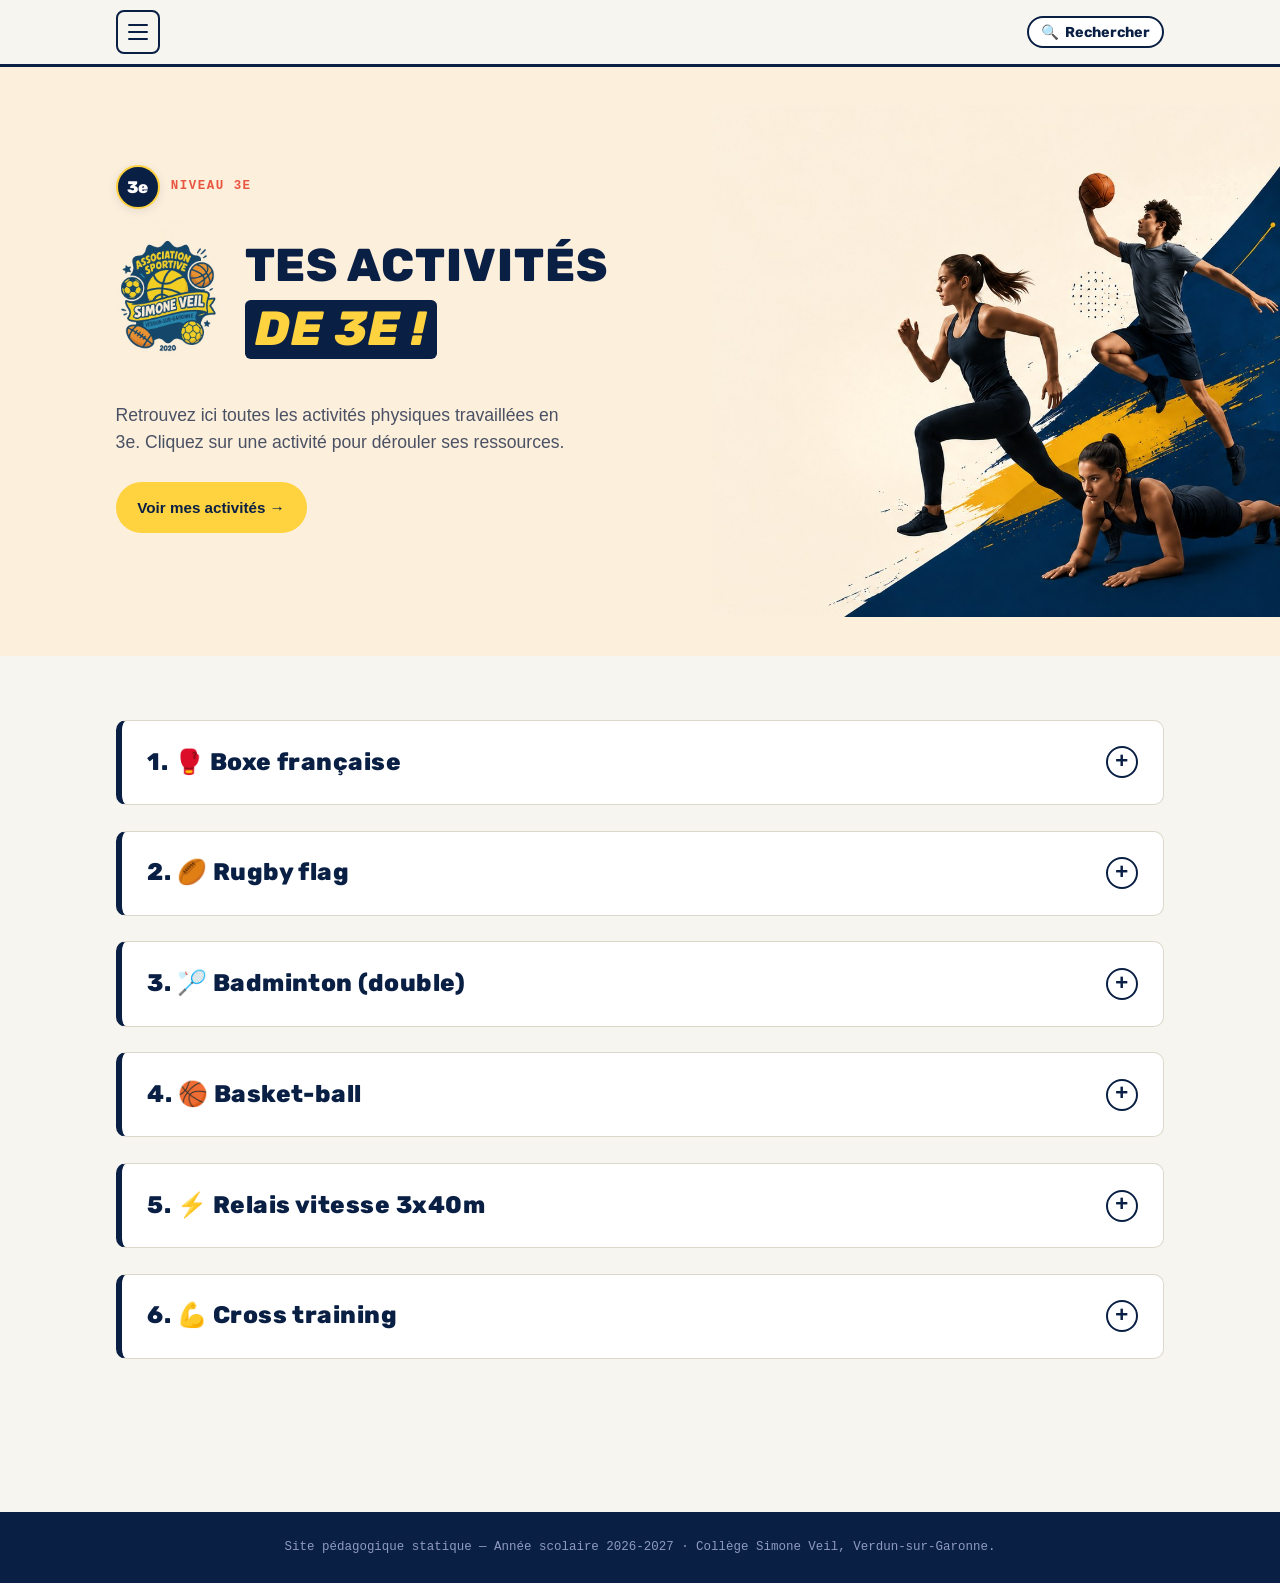
<file: niveau-3e.html>
<!DOCTYPE html>
<html lang="fr">
<head>
  <meta charset="UTF-8">
  <meta name="viewport" content="width=device-width, initial-scale=1.0">
  <title>Niveau 3e — Espace EPS</title>
  <meta name="description" content="Activités physiques de 3e : boxe française, rugby flag, badminton double, basket-ball, relais vitesse 3x40m, cross training.">
  <!-- Police d'affichage "Rubik" (titres, dossards) chargee depuis Google Fonts.
       Le site reste utilisable sans elle : css/style.css prevoit une pile de
       polices systeme de secours si ce lien ne charge pas. -->
  <link rel="preconnect" href="https://fonts.googleapis.com">
  <link rel="preconnect" href="https://fonts.gstatic.com" crossorigin>
  <link href="https://fonts.googleapis.com/css2?family=Rubik:wght@500;700;800;900&display=swap" rel="stylesheet">
  <link rel="stylesheet" href="css/style.css">
</head>
<body>
  <a class="skip-link" href="#main-content">Aller au contenu principal</a>

  <header class="site-header">
    <div class="site-header__inner">
      <button class="nav-toggle" type="button" aria-expanded="false" aria-controls="main-nav">
        <span class="visually-hidden">Ouvrir le menu</span>
        <span class="nav-toggle__bar"></span>
        <span class="nav-toggle__bar"></span>
        <span class="nav-toggle__bar"></span>
      </button>
      <nav class="main-nav" id="main-nav" aria-label="Navigation principale">
        <ul class="main-nav__list">
          <li><a href="index.html">Accueil</a></li>
          <li><a href="eps-generale.html">Fonctionnement de l'EPS</a></li>
          <li><a href="niveau-6e.html">6ème</a></li>
          <li><a href="niveau-5e.html">5ème</a></li>
          <li><a href="niveau-4e.html">4ème</a></li>
          <li><a href="niveau-3e.html">3ème</a></li>
          <li><a href="culture-sportive.html">Culture Sportive</a></li>
          <li><a href="as-futsal.html">AS Futsal</a></li>
          <li><a href="prof-principal-6e.html">Mon entrée en 6ème</a></li>
        </ul>
      </nav>
    </div>
  </header>

  <main id="main-content">
    <!-- HERO — meme structure que sur les autres pages (voir index.html
         pour le detail des commentaires). Seuls le titre, le texte et
         le lien du bouton changent. -->
    <section class="site-hero">
      <div class="container site-hero__inner">
        <div class="site-hero__text">
          <div class="site-hero__kicker">
            <span class="dossard dossard--sm" aria-hidden="true">3e</span>
            <p class="eyebrow">Niveau 3e</p>
          </div>
          <div class="site-hero__lockup">
            <a class="site-hero__logo-link" href="index.html" aria-label="Retour à l'accueil">
              <img class="site-hero__logo" src="assets/logo-as-simone-veil.jpg" alt="">
            </a>
            <h1>
            <span class="hero-title__line1">Tes activités</span>
            <span class="hero-title__accent">de 3e !</span>
            </h1>
          </div>
          <p class="lede">Retrouvez ici toutes les activités physiques travaillées en 3e. Cliquez sur une activité pour dérouler ses ressources.</p>
          <p><a class="btn btn--primary" href="#boxe-francaise-3e">Voir mes activités →</a></p>
        </div>
        <div class="site-hero__visual site-hero__visual--photo">
          <img src="assets/hero-sport.jpg"
               alt="Trois collégiens en action : course, basket et gainage."
               width="1400" height="901">
        </div>
      </div>
    </section>

    <section class="section">
      <div class="container">

        <!-- ==================================================
             ACTIVITE 1 — BOXE FRANCAISE
             ================================================== -->
        <details class="activity-card" id="boxe-francaise-3e">
          <summary>
            <h3>1. 🥊 Boxe française</h3>
            <span class="activity-card__toggle" aria-hidden="true">+</span>
          </summary>
          <div class="activity-card__body">

            <div class="essentiel">
              <p class="essentiel__title">⭐ L'essentiel en 3 points</p>
              <ol class="essentiel__list">
                <li><span class="essentiel__label">Ton objectif</span>Gagner l'assaut en appliquant un <strong>projet tactique simple</strong> et en variant tes actions offensives et défensives selon les réactions de l'adversaire.</li>
                <li><span class="essentiel__label">Comment tu es évalué</span>Un <strong>tournoi géré collectivement</strong>, avec des assauts de <strong>1'30</strong>, dans les rôles de tireur, <strong>arbitre</strong>, <strong>juge</strong> et <strong>coach</strong>.</li>
                <li><span class="essentiel__label">La clé pour progresser</span><strong>Enchaîne</strong> plusieurs coups puis <strong>remets-toi en garde</strong>, et combine parade, esquive et chassé pour pouvoir <strong>riposter</strong>.</li>
              </ol>
            </div>

            <div class="rubrique-tabs" role="tablist" aria-label="Sous-rubriques : Boxe française">
              <button type="button" class="rubrique-tab" role="tab" aria-controls="boxe-francaise-3e-acquisitions">✅ Acquisitions</button>
              <button type="button" class="rubrique-tab" role="tab" aria-controls="boxe-francaise-3e-lexique">📖 Lexique</button>
              <button type="button" class="rubrique-tab" role="tab" aria-controls="boxe-francaise-3e-regles">🏳️ Règlement</button>
              <button type="button" class="rubrique-tab" role="tab" aria-controls="boxe-francaise-3e-autoeval">🧮 Auto-évaluation</button>
              <button type="button" class="rubrique-tab" role="tab" aria-controls="boxe-francaise-3e-evaluation">📊 Évaluation</button>
              <button type="button" class="rubrique-tab" role="tab" aria-controls="boxe-francaise-3e-videos">🎥 Vidéos</button>
              <button type="button" class="rubrique-tab" role="tab" aria-controls="boxe-francaise-3e-quiz">🧠 Quiz</button>
              <button type="button" class="rubrique-tab" role="tab" aria-controls="boxe-francaise-3e-attendus">🎯 Attendus</button>
            </div>

            <section class="rubrique" id="boxe-francaise-3e-acquisitions">
              <h4>✅ Acquisitions prioritaires</h4>

              <p><strong>Le tireur</strong></p>
              <ul>
                <li>Maîtriser la distance et le contrôle des touches (<span class="surligne">toucher sans frapper</span>).</li>
                <li>Connaître et <strong>respecter</strong> les <span class="surligne">zones de touches autorisées</span>.</li>
                <li><strong>Enchaîner</strong> un ou plusieurs coups et une <span class="surligne">remise en garde</span>.</li>
                <li>Combiner des attaques avec <strong>enchaînement</strong> de pieds et/ou poings.</li>
                <li>Combiner des moyens de protection adaptés aux attaques adverses (<strong>parade</strong>, <strong>esquive</strong>, chassés) pour pouvoir <strong>riposter</strong>.</li>
              </ul>

              <p><strong>L'arbitre</strong></p>
              <ul>
                <li>Appliquer le protocole et les <strong>commandements</strong> : « Tireurs aux coins, tireurs au centre, saluez-vous, en garde, allez ».</li>
                <li>Être mobile et se placer <strong>perpendiculairement</strong> aux tireurs pour identifier et sanctionner les fautes.</li>
                <li>S'adapter à la vitesse et à la direction des déplacements des tireurs.</li>
                <li>Adopter une gestuelle adaptée.</li>
              </ul>

              <p><strong>Le juge</strong></p>
              <ul>
                <li>Identifier et compter les <strong>touches en pied ou au poing</strong>.</li>
                <li>Différencier les <strong>touches valides</strong> comptabilisées des touches non valides (non réglementaires, dans le vide, gants).</li>
              </ul>

              <p><strong>Le coach</strong></p>
              <ul>
                <li>Identifier un <strong>point fort</strong> et un <strong>point faible</strong> chez l'adversaire pour conseiller un camarade.</li>
              </ul>
            </section>

            <section class="rubrique" id="boxe-francaise-3e-lexique">
              <h4>📖 Lexique</h4>
              <dl class="lexique">
                <dt>Assaut</dt><dd>Confrontation réglementée entre deux tireurs, dans le respect des zones et de l'intensité autorisées.</dd>
                <dt>Enchaînement de touches</dt>
                <dd>
                  <strong>Plusieurs coups portés à la suite</strong>, sans laisser à l'adversaire le temps de
                  se replacer. Par exemple : <strong>direct bras avant → direct bras arrière</strong>, ou
                  <strong>fouetté jambe avant → direct</strong>, ou encore <strong>direct → chassé</strong>.
                  L'avantage : ton adversaire ne peut défendre qu'<span class="surligne">une cible à la fois</span>.
                  Pendant qu'il pare ton premier coup, la zone visée par le second est
                  <strong>découverte</strong> — c'est là que la touche passe. Et après l'enchaînement, on
                  <strong>se remet aussitôt en garde</strong>.
                </dd>
                <dt>Riposte</dt><dd>Touche réalisée juste après avoir évité une attaque adverse (esquive ou parade).</dd>
                <dt>Parade</dt><dd>Action défensive qui bloque ou dévie une touche adverse.</dd>
                <dt>Esquive</dt><dd>Déplacement du corps qui permet d'éviter une touche sans la bloquer.</dd>
                <dt>Garde</dt><dd>Position de référence, bras et jambes prêts à attaquer ou défendre.</dd>
                <dt>Touche valide</dt><dd>Touche portée avec contrôle, sur une zone autorisée, sans dépasser l'intensité tolérée.</dd>
              </dl>

              <div class="fun-fact">
                <span class="dossard dossard--sm fun-fact__badge" aria-hidden="true">⏱️</span>
                <div class="fun-fact__body">
                  <p class="fun-fact__label">Le savais-tu ?</p>
                  <p>En boxe française, on <strong>tire</strong>, on ne « boxe » pas — et le pratiquant s'appelle un <strong>tireur</strong>. Ce vocabulaire vient de l'escrime : au XIXᵉ siècle, la savate s'est structurée en s'inspirant directement des salles d'armes, d'où les saluts, les gardes et les commandements.</p>
                </div>
              </div>
            </section>

            <section class="rubrique" id="boxe-francaise-3e-regles">
              <h4>🏳️ Règlement</h4>
              <p>
                🎬 Regarde la vidéo, puis relis les points essentiels juste en dessous.
                <strong>Tout ce qu'il faut retenir est écrit dans le texte</strong> : si tu n'as pas
                envie de regarder la vidéo, le texte suffit.
              </p>
              <!-- MODIFIER ICI : pour changer la video, remplacez l'identifiant qui suit
                   "/embed/" par celui de la nouvelle video (ce qui suit "youtu.be/" ou
                   "watch?v=" dans son adresse YouTube). -->
              <div class="video-embed">
                <iframe src="https://www.youtube-nocookie.com/embed/g_20ulSAsKA"
                        title="Le règlement de la boxe française"
                        loading="lazy"
                        allow="accelerometer; clipboard-write; encrypted-media; gyroscope; picture-in-picture"
                        allowfullscreen></iframe>
              </div>
              <p class="video-source">▶️ La vidéo se lit directement ici : tu n'as pas besoin d'aller sur YouTube.</p>

              <p><strong>🥊 Le principe</strong></p>
              <ul>
                <li>La boxe française est un sport de combat qui associe les <strong>coups de poing</strong> et les <strong>coups de pied</strong>.</li>
                <li>En <strong>assaut</strong> (la forme pratiquée au collège), on cherche à <span class="surligne">toucher sans faire mal</span> : les touches doivent être <strong>contrôlées</strong>. Un coup porté trop fort est sanctionné.</li>
                <li>L'assaut commence et se termine par un <strong>salut</strong> entre les deux tireurs.</li>
              </ul>

              <p><strong>🎯 Les surfaces de touche autorisées</strong></p>
              <ul>
                <li><strong>Avec les poings</strong> : le <strong>visage (l'avant)</strong> et le <strong>buste</strong> (devant et sur les côtés).</li>
                <li><strong>Avec les pieds</strong> : le visage, le buste et les <strong>jambes</strong>.</li>
                <li><strong>Interdit</strong> : le dos, la nuque, l'arrière de la tête, les parties génitales et les articulations.</li>
              </ul>

              <p><strong>👊 Les coups de base</strong></p>
              <ul>
                <li><strong>Les poings</strong> : le <strong>direct</strong> (bras avant ou bras arrière) et le <strong>crochet</strong>.</li>
                <li><strong>Les pieds</strong> : le <strong>fouetté</strong>, le <strong>chassé</strong>, le <strong>revers</strong>, le <strong>coup de pied bas</strong>.</li>
              </ul>

              <p><strong>🔢 Le comptage des points</strong></p>
              <ul>
                <li><strong>Aux poings</strong> : toutes les touches autorisées valent <span class="surligne">1 point</span>.</li>
                <li><strong>Aux pieds</strong> : la valeur dépend de la <strong>hauteur de la cible</strong> — plus la cible est haute, plus le coup est difficile, plus il rapporte :
                  <ul>
                    <li><strong>1 point</strong> pour une touche sur les <strong>jambes</strong> ;</li>
                    <li><strong>2 points</strong> pour une touche sur le <strong>buste</strong> ;</li>
                    <li><strong>4 points</strong> pour une touche au <strong>visage</strong>.</li>
                  </ul>
                </li>
                <li>Ce sont les <strong>juges</strong> qui comptent, et seules les <strong>touches valides</strong> sont comptabilisées.</li>
              </ul>

              <p><strong>🚫 Ce qui est interdit</strong></p>
              <ul>
                <li>Saisir l'adversaire, le pousser, le faire tomber, le balayer.</li>
                <li>Frapper avec le <strong>genou</strong>, le <strong>tibia</strong> ou la <strong>tête</strong>.</li>
                <li>Frapper un adversaire à terre ou après le « <strong>Stop</strong> » de l'arbitre.</li>
                <li>Sortir volontairement de la surface de combat.</li>
              </ul>

              <p><strong>⚖️ L'arbitre et les juges</strong></p>
              <ul>
                <li>L'<strong>arbitre</strong> dirige l'assaut avec des commandements précis : « <strong>Tireurs aux coins</strong> », « <strong>Tireurs au centre</strong> », « <strong>Saluez-vous</strong> », « <strong>En garde</strong> », « <strong>Allez !</strong> ». Il arrête l'action par « <strong>Stop</strong> ».</li>
                <li>Il se place <strong>perpendiculairement aux tireurs</strong> et se déplace pour tout voir.</li>
                <li>Les <strong>juges</strong> comptent les <strong>touches valides</strong> de chaque tireur et désignent le vainqueur.</li>
                <li>Sanctions : <strong>avertissement</strong>, puis <strong>pénalité</strong>, puis <strong>disqualification</strong>.</li>
              </ul>

              <div class="regle-college">
                <p class="regle-college__title">🏫 Au collège, on adapte</p>
                <ul>
                  <li><span class="surligne">Toutes les touches en poing valent <strong>1 point</strong>.</span></li>
                  <li>En 3e, les zones de touche s'élargissent : le <strong>buste</strong>, les <strong>jambes</strong> et — nouveauté cette année — <span class="surligne">le <strong>front</strong></span>, qui n'était pas autorisé en 4e.</li>
                  <li>Les assauts durent <strong>1'30</strong>. Cette année, le rôle de <strong>coach</strong> s'ajoute à ceux de tireur, arbitre et juge : tu conseilles un camarade en repérant un point fort et un point faible chez son adversaire.</li>
                </ul>
              </div>
            </section>

            <section class="rubrique" id="boxe-francaise-3e-autoeval">
              <h4>🧮 Auto-évaluation</h4>
              <p>Pour chaque critère, choisis le niveau de maîtrise qui te correspond le mieux. Tu obtiendras une estimation de ta note sur 20.</p>
              <div class="autoeval" data-autoeval-id="boxe-francaise-3e">
                <div class="autoeval-criteria"></div>
                <button type="button" class="btn btn--primary autoeval-submit">Calculer mon score</button>
                <div class="autoeval-result" role="status" hidden></div>
              </div>
              <script>
                window.AUTOEVAL_DATA = window.AUTOEVAL_DATA || {};
                window.AUTOEVAL_DATA['boxe-francaise-3e'] = [
                  { role: "Le tireur (en attaque et en défense)", critere: "Maîtrise technique", eleve: "Ma technique", tiers: [
                    { label: "Maîtrise insuffisante", points: 1, desc: "Mes gestes ne sont pas maîtrisés (cibles ou coups non autorisés, déséquilibre fréquent) et ma garde est rarement en place." },
                    { label: "Maîtrise fragile", points: 2, desc: "Mes gestes sont reconnaissables mais imprécis ou mal contrôlés (mauvaise distance ou équilibre), ma garde est présente." },
                    { label: "Maîtrise satisfaisante", points: 3, desc: "Mes touches sont précises et contrôlées, avec un retour en garde." },
                    { label: "Très bonne maîtrise", points: 4, desc: "Je maîtrise et varie mes coups, ma garde est omniprésente." }
                  ]},
                  { role: "Le tireur (en attaque et en défense)", critere: "Maîtrise tactique", eleve: "Mes choix tactiques", tiers: [
                    { label: "Maîtrise insuffisante", points: 1, desc: "Je n'ai pas de projet tactique, je ne m'engage pas dans l'assaut." },
                    { label: "Maîtrise fragile", points: 2, desc: "Mes coups sont éparpillés (coup, garde, coup), sans réel projet tactique." },
                    { label: "Maîtrise satisfaisante", points: 3, desc: "J'enchaîne plusieurs coups et je mets mon adversaire en difficulté." },
                    { label: "Très bonne maîtrise", points: 4, desc: "J'ai différents enchaînements, mon projet tactique est construit et adapté à mon adversaire." }
                  ]},
                  { role: "Le tireur (en attaque et en défense)", critere: "Esquive - parade", eleve: "Esquiver et parer les attaques", tiers: [
                    { label: "Maîtrise insuffisante", points: 0.5, desc: "Je subis ou refuse l'affrontement : pas ou peu de défense." },
                    { label: "Maîtrise fragile", points: 1, desc: "Je suis dynamique sur mes appuis et j'esquive ou pare plusieurs attaques, mais je suis souvent déséquilibré." },
                    { label: "Maîtrise satisfaisante", points: 1.5, desc: "Je suis dynamique sur mes appuis et j'esquive ou pare plusieurs attaques adverses." },
                    { label: "Très bonne maîtrise", points: 2, desc: "Ma défense est variée, maîtrisée et suivie d'une riposte." }
                  ]},
                  { role: "L'arbitre", critere: "Commandements, décisions", eleve: "Donner les commandements et prendre mes décisions d'arbitre", tiers: [
                    { label: "Maîtrise insuffisante", points: 0.5, desc: "Je n'énonce pas les commandements et je ne gère pas l'assaut." },
                    { label: "Maîtrise fragile", points: 1, desc: "Je maîtrise les commandements mais je ne signale pas toutes les fautes et avertissements." },
                    { label: "Maîtrise satisfaisante", points: 1.5, desc: "Mon rôle est tenu correctement : commandements maîtrisés, bon placement, quelques oublis d'avertissements." },
                    { label: "Très bonne maîtrise", points: 2, desc: "Je tiens mon rôle avec sérieux, impartialité et vigilance, en assurant la sécurité des 2 tireurs." }
                  ]},
                  { role: "L'arbitre", critere: "Mobilité", eleve: "Me déplacer sur le terrain", tiers: [
                    { label: "Maîtrise insuffisante", points: 0.5, desc: "Je reste statique pendant l'assaut, dans un coin, sans bouger." },
                    { label: "Maîtrise fragile", points: 1, desc: "Je me déplace mais je gêne les tireurs ou j'agis à retardement." },
                    { label: "Maîtrise satisfaisante", points: 1.5, desc: "Je suis mobile dans l'enceinte, je forme un triangle avec les tireurs." },
                    { label: "Très bonne maîtrise", points: 2, desc: "Je suis mobile, bien placé et j'anticipe les déplacements des tireurs." }
                  ]},
                  { role: "Le juge", critere: "Remplissage de la fiche de jugement", eleve: "Remplir la fiche de jugement", tiers: [
                    { label: "Maîtrise insuffisante", points: 0.5, desc: "Je n'assume pas le rôle de juge : je n'observe pas l'assaut, je ne remplis pas la fiche." },
                    { label: "Maîtrise fragile", points: 1, desc: "Je suis passif : je ne suis l'assaut qu'à moitié, ma fiche est mal remplie." },
                    { label: "Maîtrise satisfaisante", points: 1.5, desc: "Je suis attentif, ma fiche est remplie mais j'ai encore des difficultés à reconnaître les touches valides." },
                    { label: "Très bonne maîtrise", points: 2, desc: "Je suis attentif et sérieux, ma fiche d'observation est parfaitement remplie." }
                  ]},
                  { role: "Le coach", critere: "Pertinence des retours donnés", eleve: "Donner des retours utiles à mes camarades", tiers: [
                    { label: "Maîtrise insuffisante", points: 1, desc: "Je ne suis pas concerné par le rôle de coach : je ne regarde pas mon partenaire jouer, je ne le conseille pas." },
                    { label: "Maîtrise fragile", points: 2, desc: "Je suis présent et attentif mais en difficulté pour donner des retours à mon partenaire." },
                    { label: "Maîtrise satisfaisante", points: 3, desc: "Je suis présent et attentif, je parviens à réguler le projet tactique de mon partenaire en lui expliquant ses fautes et points forts." },
                    { label: "Très bonne maîtrise", points: 4, desc: "Mes retours sont constructifs, je suis capable d'analyser le tireur adverse et de conseiller mon partenaire en fonction." }
                  ]}
                ];
              </script>
            </section>

            <section class="rubrique" id="boxe-francaise-3e-evaluation">
              <h4>📊 Modalités d'évaluation</h4>

              <p class="situation-repere__title"><strong>Situation repère</strong></p>
              <div class="situation-repere">
<p>L'évaluation se déroule <strong>en 2 temps</strong>.</p>
              <p><strong>🥊 1ᵉʳ temps — le tournoi par groupes affinitaires</strong></p>
              <ul>
                <li>Des groupes de <strong>5 ou 6 tireurs</strong>, formés par affinités.</li>
                <li>En suivant les rotations de la <strong>fiche d'observation</strong>, tu passes dans <span class="surligne">tous les rôles</span> : <strong>tireur</strong>, <strong>arbitre</strong>, <strong>juge</strong> (et <strong>chronométreur</strong> dans les groupes de 6).</li>
                <li>Tout se fait <span class="surligne">en autonomie</span> : l'arbitre lance les assauts après avoir donné les <strong>commandements</strong>, les juges comptent les <strong>touches valides</strong>.</li>
                <li>Chaque assaut dure <strong>1'30</strong>.</li>
                <li>À la fin : l'arbitre renvoie les tireurs à leurs coins, <strong>consulte les juges</strong>, puis désigne le vainqueur en <strong>levant le gant du gagnant</strong>.</li>
              </ul>
              <p><strong>🗣️ 2ᵉ temps — le tournoi par niveau, avec coaching</strong></p>
              <ul>
                <li>Les groupes sont refaits <strong>par niveau</strong>, d'après les résultats du 1ᵉʳ temps et de la séquence.</li>
                <li>Nouveauté de la 3e : le rôle de <span class="surligne">coach</span> s'ajoute aux autres.</li>
                <li>Les assauts durent <strong>2 × 1 minute</strong>. À la fin de la 1ʳᵉ minute, <strong>les juges deviennent coachs</strong> du tireur qu'ils viennent d'observer.</li>
                <li>Le coach fait un <strong>retour sur la 1ʳᵉ partie de l'assaut</strong> : touches valides, distance, garde, enchaînements… Puis l'assaut reprend.</li>
              </ul>
              </div>

              <p><strong>Grille d'évaluation — Boxe française 3e</strong></p>
              <div class="table-wrap">
                <table class="eval-grid">
                  <thead><tr><th>Rôle à jouer</th><th>Critère</th><th class="mastery-insuffisante">Maîtrise insuffisante</th><th class="mastery-fragile">Maîtrise fragile</th><th class="mastery-satisfaisante">Maîtrise satisfaisante</th><th class="mastery-excellente">Très bonne maîtrise</th></tr></thead>
                  <tbody>
                    <tr>
                      <td class="role-critere" rowspan="6">Le tireur (en attaque et en défense)<br><span class="text-mono">/10</span></td>
                      <td class="role-critere" rowspan="2">Maîtrise technique</td>
                      <td class="col-insuffisante">- Gestes non maîtrisés (cibles ou coups non autorisés, déséquilibre fréquent)<br>- Garde rarement en place, bras souvent baissés, posture instable</td>
                      <td class="col-fragile">- Gestes reconnaissables mais imprécis et/ou mal contrôlés à cause d'une mauvaise distance et/ou d'un mauvais équilibre<br>- Garde présente</td>
                      <td class="col-satisfaisante">Les touches sont précises et contrôlées avec retour en garde</td>
                      <td class="col-excellente">Le tireur maîtrise et varie les coups utilisés, garde omniprésente</td>
                    </tr>
                    <tr class="pts-row"><td class="col-insuffisante">1 pt</td><td class="col-fragile">2 pts</td><td class="col-satisfaisante">3 pts</td><td class="col-excellente">4 pts</td></tr>
                    <tr>
                      <td class="role-critere" rowspan="2">Maîtrise tactique</td>
                      <td class="col-insuffisante">Pas de projet tactique, le tireur ne s'engage pas dans l'assaut</td>
                      <td class="col-fragile">Pas de réel projet tactique, les coups sont éparpillés (coup, garde, coup) ce qui ne permet pas de mettre en difficulté l'adversaire</td>
                      <td class="col-satisfaisante">Le tireur parvient à enchaîner plusieurs coups et à mettre en difficulté son adversaire</td>
                      <td class="col-excellente">Le tireur possède différents enchaînements, son projet tactique est construit et adapté aux réactions de son adversaire</td>
                    </tr>
                    <tr class="pts-row"><td class="col-insuffisante">1 pt</td><td class="col-fragile">2 pts</td><td class="col-satisfaisante">3 pts</td><td class="col-excellente">4 pts</td></tr>
                    <tr>
                      <td class="role-critere" rowspan="2">Esquive - parade</td>
                      <td class="col-insuffisante">Le tireur subit et/ou refuse l'affrontement : pas ou peu de défense</td>
                      <td class="col-fragile">Le tireur est dynamique sur ses appuis et arrive à esquiver ou parader sur plusieurs attaques adverses mais est souvent déséquilibré</td>
                      <td class="col-satisfaisante">Le tireur est dynamique sur ses appuis et arrive à esquiver ou parader sur plusieurs attaques adverses</td>
                      <td class="col-excellente">Défense variée, maîtrisée et suivie d'une riposte</td>
                    </tr>
                    <tr class="pts-row"><td class="col-insuffisante">0,5 pt</td><td class="col-fragile">1 pt</td><td class="col-satisfaisante">1,5 pt</td><td class="col-excellente">2 pts</td></tr>
                    <tr>
                      <td class="role-critere" rowspan="4">L'arbitre<br><span class="text-mono">/4</span></td>
                      <td class="role-critere" rowspan="2">Commandements, décisions</td>
                      <td class="col-insuffisante">Pas d'arbitrage : l'arbitre n'énonce pas les commandements et ne gère pas l'assaut</td>
                      <td class="col-fragile">Les commandements sont maîtrisés mais l'arbitre ne signale pas toutes les fautes et avertissements</td>
                      <td class="col-satisfaisante">Le rôle est tenu correctement : commandements maîtrisés, bon placement, quelques oublis d'avertissements</td>
                      <td class="col-excellente">Le rôle est tenu avec sérieux, impartialité et vigilance. Assure la sécurité des 2 tireurs par des décisions justes.</td>
                    </tr>
                    <tr class="pts-row"><td class="col-insuffisante">0,5 pt</td><td class="col-fragile">1 pt</td><td class="col-satisfaisante">1,5 pt</td><td class="col-excellente">2 pts</td></tr>
                    <tr>
                      <td class="role-critere" rowspan="2">Mobilité</td>
                      <td class="col-insuffisante">L'arbitre est statique pendant l'assaut, dans un coin, et ne bouge pas</td>
                      <td class="col-fragile">L'arbitre se déplace mais gêne les tireurs ou à retardement</td>
                      <td class="col-satisfaisante">L'arbitre est mobile dans l'enceinte, il forme un triangle avec les tireurs</td>
                      <td class="col-excellente">L'arbitre est mobile et bien placé + anticipe les déplacements des tireurs</td>
                    </tr>
                    <tr class="pts-row"><td class="col-insuffisante">0,5 pt</td><td class="col-fragile">1 pt</td><td class="col-satisfaisante">1,5 pt</td><td class="col-excellente">2 pts</td></tr>
                    <tr>
                      <td class="role-critere" rowspan="2">Le juge<br><span class="text-mono">/2</span></td>
                      <td class="role-critere" rowspan="2">Remplissage de la fiche de jugement</td>
                      <td class="col-insuffisante">L'élève n'assume pas le rôle de juge : n'observe pas l'assaut, ne remplit pas la fiche de juge</td>
                      <td class="col-fragile">Élève passif : ne suit qu'à moitié l'assaut, la fiche d'observation est mal remplie</td>
                      <td class="col-satisfaisante">Juge attentif, fiche d'observation remplie mais encore quelques difficultés à reconnaître les touches valides</td>
                      <td class="col-excellente">Juge attentif, sérieux. La fiche d'observation est parfaitement remplie.</td>
                    </tr>
                    <tr class="pts-row"><td class="col-insuffisante">0,5 pt</td><td class="col-fragile">1 pt</td><td class="col-satisfaisante">1,5 pt</td><td class="col-excellente">2 pts</td></tr>
                    <tr>
                      <td class="role-critere" rowspan="2">Le coach<br><span class="text-mono">/4</span></td>
                      <td class="role-critere" rowspan="2">Pertinence des retours donnés</td>
                      <td class="col-insuffisante">Élève pas concerné par le rôle de coach : ne regarde pas son partenaire jouer, ne le conseille pas</td>
                      <td class="col-fragile">Coach présent et attentif mais en difficulté dans les retours à donner à son partenaire</td>
                      <td class="col-satisfaisante">Coach présent et attentif qui parvient à réguler le projet tactique de son partenaire en lui expliquant ses fautes et ses points forts</td>
                      <td class="col-excellente">Retours constructifs à son partenaire sur son assaut, capable d'analyser le tireur adverse et de le conseiller en fonction</td>
                    </tr>
                    <tr class="pts-row"><td class="col-insuffisante">1 pt</td><td class="col-fragile">2 pts</td><td class="col-satisfaisante">3 pts</td><td class="col-excellente">4 pts</td></tr>
                  </tbody>
                </table>
              </div>
            </section>

            <section class="rubrique" id="boxe-francaise-3e-videos">
              <h4>🎥 Vidéos de démonstration</h4>
              <p>Les gestes de base, les coups travaillés cette année et le rôle de l'arbitre.</p>
              <!-- MODIFIER ICI : pour changer une video, remplacez l'identifiant qui suit
                   "/embed/" par celui de la nouvelle video (ce qui suit "youtu.be/",
                   "watch?v=" ou "shorts/" dans son adresse YouTube). -->
              <div class="video-gallery">
                <figure>
                  <figcaption>🥊 La garde et les déplacements</figcaption>
                  <div class="video-embed">
                    <iframe src="https://www.youtube-nocookie.com/embed/hGfn1yTIVaI"
                            title="La garde et les déplacements"
                            loading="lazy"
                            allow="accelerometer; clipboard-write; encrypted-media; gyroscope; picture-in-picture"
                            allowfullscreen></iframe>
                  </div>
                </figure>
                <figure>
                  <figcaption>🦵 Le fouetté jambe avant</figcaption>
                  <div class="video-embed">
                    <iframe src="https://www.youtube-nocookie.com/embed/bDL_BpBwOe0"
                            title="Le fouetté jambe avant"
                            loading="lazy"
                            allow="accelerometer; clipboard-write; encrypted-media; gyroscope; picture-in-picture"
                            allowfullscreen></iframe>
                  </div>
                </figure>
                <figure>
                  <figcaption>👊 Le direct</figcaption>
                  <div class="video-embed">
                    <iframe src="https://www.youtube-nocookie.com/embed/qz8Vx6v1JYY"
                            title="Le direct"
                            loading="lazy"
                            allow="accelerometer; clipboard-write; encrypted-media; gyroscope; picture-in-picture"
                            allowfullscreen></iframe>
                  </div>
                </figure>
                <figure>
                  <figcaption>🥊 Le crochet</figcaption>
                  <div class="video-embed">
                    <iframe src="https://www.youtube-nocookie.com/embed/V2m4viEbx6U"
                            title="Le crochet"
                            loading="lazy"
                            allow="accelerometer; clipboard-write; encrypted-media; gyroscope; picture-in-picture"
                            allowfullscreen></iframe>
                  </div>
                </figure>
                <figure>
                  <figcaption>🦶 Le chassé</figcaption>
                  <div class="video-embed">
                    <iframe src="https://www.youtube-nocookie.com/embed/XwuE6zTNB8k"
                            title="Le chassé"
                            loading="lazy"
                            allow="accelerometer; clipboard-write; encrypted-media; gyroscope; picture-in-picture"
                            allowfullscreen></iframe>
                  </div>
                </figure>
                <figure>
                  <figcaption>⚖️ Le rôle de l'arbitre</figcaption>
                  <div class="video-embed">
                    <iframe src="https://www.youtube-nocookie.com/embed/6RAkDuxXTwc"
                            title="Le rôle de l'arbitre"
                            loading="lazy"
                            allow="accelerometer; clipboard-write; encrypted-media; gyroscope; picture-in-picture"
                            allowfullscreen></iframe>
                  </div>
                </figure>
              </div>

              <p><strong>📋 Le référentiel technique : tous les coups expliqués</strong></p>

              <div class="boxe-coup">
                <div>
                  <p class="boxe-coup__titre">Les directs du poing avant ou arrière</p>
                  <ul>
                    <li>Trajectoire <strong>rectiligne</strong></li>
                    <li>Impact : le <strong>devant des poings</strong></li>
                    <li>Cibles : épaules, front, ventre</li>
                  </ul>
                </div>
                <img src="assets/boxe/directs.jpg" alt="Deux tireurs échangeant des directs." loading="lazy">
              </div>

              <div class="boxe-coup">
                <div>
                  <p class="boxe-coup__titre">Les fouettés</p>
                  <ul>
                    <li>Trajectoire <strong>circulaire</strong></li>
                    <li>Donnés après une <strong>flexion/extension de la jambe</strong>, les hanches sont <strong>de profil</strong></li>
                    <li>Impact : le <strong>coup de pied</strong></li>
                  </ul>
                </div>
                <img src="assets/boxe/fouettes.jpg" alt="Deux tireurs réalisant un fouetté." loading="lazy">
              </div>

              <div class="boxe-coup">
                <div>
                  <p class="boxe-coup__titre">Les chassés</p>
                  <ul>
                    <li>Trajectoire <strong>rectiligne</strong></li>
                    <li>Donnés après un <strong>groupé de la cuisse</strong> sur les hanches, les hanches sont <strong>de face</strong></li>
                    <li>Impact : le <strong>talon</strong></li>
                  </ul>
                </div>
                <img src="assets/boxe/chasses.jpg" alt="Deux tireurs réalisant un chassé." loading="lazy">
              </div>

              <div class="boxe-coup">
                <div>
                  <p class="boxe-coup__titre">Les esquives</p>
                  <ul>
                    <li>Consistent à <strong>retirer la cible corporelle</strong> de l'attaque adverse</li>
                    <li>3 types d'esquive :
                      <ul>
                        <li>L'esquive <strong>totale</strong> : recul des appuis</li>
                        <li><strong>Partielle</strong> : recul d'un seul appui</li>
                        <li><strong>Sur place</strong> : inclinaison du buste</li>
                      </ul>
                    </li>
                  </ul>
                </div>
                <img src="assets/boxe/esquives.jpg" alt="Un tireur esquivant l'attaque de son adversaire." loading="lazy">
              </div>

              <div class="boxe-coup">
                <div>
                  <p class="boxe-coup__titre">Les parades</p>
                  <ul>
                    <li>Il s'agit d'<strong>imposer son ou ses gants</strong> entre l'arme et la cible corporelle</li>
                  </ul>
                </div>
                <img src="assets/boxe/parades.jpg" alt="Un tireur parant une attaque avec ses gants." loading="lazy">
              </div>

              <p><strong>⚖️ La fiche de l'arbitre</strong></p>
              <p>Tout ce que tu dois dire et faire quand c'est ton tour d'arbitrer.</p>

              <div class="arbitre-etapes">

                <div class="arbitre-etape arbitre-etape--avant">
                  <p class="arbitre-etape__titre">🟠 Avant l'assaut</p>
                  <ol>
                    <li>S'assurer que les <strong>juges et chronométreurs</strong> sont prêts.</li>
                    <li>Annoncer les <strong>commandements</strong> :<br>
                      <span class="cmd">« Tireurs au centre »</span>
                      <span class="cmd">« Saluez-vous »</span>
                      <span class="cmd">« En garde »</span>
                      <span class="cmd">« Allez »</span></li>
                  </ol>
                </div>

                <div class="arbitre-etape arbitre-etape--pendant">
                  <p class="arbitre-etape__titre">🟣 Pendant l'assaut</p>
                  <ul>
                    <li><strong>Règle du triangle</strong> avec les 2 tireurs.</li>
                    <li>S'adapter à la <strong>vitesse</strong> et à la <strong>direction des déplacements</strong> des tireurs :
                      <ul>
                        <li>S'ils sont <strong>peu mobiles</strong> : se déplacer avec eux.</li>
                        <li>S'ils sont <strong>très mobiles</strong> : ne plus tourner, ou tourner en sens inverse.</li>
                      </ul>
                    </li>
                    <li>Se <strong>rapprocher d'eux</strong> dans les échanges aux poings, pour anticiper une mauvaise touche.</li>
                  </ul>
                </div>

                <div class="arbitre-etape arbitre-etape--faute">
                  <p class="arbitre-etape__titre">🔴 En cas de faute</p>
                  <p><strong>Première fois :</strong></p>
                  <ul>
                    <li><span class="cmd">« Stop »</span></li>
                    <li>Annoncer la faute : <span class="cmd">« Coup trop fort »</span></li>
                    <li><span class="cmd">« En garde »</span> puis <span class="cmd">« Allez »</span></li>
                  </ul>
                  <p><strong>Récidive = avertissement :</strong></p>
                  <ul>
                    <li><span class="cmd">« Stop »</span></li>
                    <li><span class="cmd">« Tireurs à vos coins »</span></li>
                    <li><span class="cmd">« Je prononce un 1ᵉʳ avertissement pour le tireur … pour (faute) »</span></li>
                    <li><span class="cmd">« Tireurs au centre »</span></li>
                    <li><span class="cmd">« En garde »</span> puis <span class="cmd">« Allez »</span></li>
                  </ul>
                  <p>Au bout du <strong>3ᵉ avertissement</strong> = <span class="surligne">disqualification</span>.</p>
                </div>

                <div class="arbitre-etape arbitre-etape--fin">
                  <p class="arbitre-etape__titre">🟢 À la fin</p>
                  <p><strong>À la fin d'une reprise :</strong></p>
                  <ul>
                    <li><span class="cmd">« Stop »</span></li>
                    <li><span class="cmd">« Tireurs à vos coins »</span></li>
                  </ul>
                  <p><strong>À la fin de l'assaut :</strong></p>
                  <ul>
                    <li><span class="cmd">« Stop »</span></li>
                    <li><span class="cmd">« Tireurs au centre »</span></li>
                    <li><span class="cmd">« Saluez-vous »</span></li>
                  </ul>
                </div>

              </div>

              <p><strong>🙌 Adopter une gestuelle adaptée</strong></p>
              <p>À chaque annonce correspond un geste, pour que tout le monde comprenne, même de loin.</p>
              <div class="boxe-gestes">
                <figure><img src="assets/boxe/geste-en-garde-stop.jpg" alt="" loading="lazy"><figcaption>En garde / Stop</figcaption></figure>
                <figure><img src="assets/boxe/geste-coup-interdit.jpg" alt="" loading="lazy"><figcaption>Coup interdit</figcaption></figure>
                <figure><img src="assets/boxe/geste-coup-trop-puissant.jpg" alt="" loading="lazy"><figcaption>Coup trop puissant</figcaption></figure>
                <figure><img src="assets/boxe/geste-anti-sportif.jpg" alt="" loading="lazy"><figcaption>Comportement anti-sportif</figcaption></figure>
                <figure><img src="assets/boxe/geste-frappe-tibiale.jpg" alt="" loading="lazy"><figcaption>Frappe tibiale</figcaption></figure>
                <figure><img src="assets/boxe/geste-trajectoire-verticale.jpg" alt="" loading="lazy"><figcaption>Trajectoire verticale</figcaption></figure>
                <figure><img src="assets/boxe/geste-coup-coquille.jpg" alt="" loading="lazy"><figcaption>Coup dans la coquille</figcaption></figure>
                <figure><img src="assets/boxe/geste-coup-poitrine.jpg" alt="" loading="lazy"><figcaption>Coup dans la poitrine</figcaption></figure>
                <figure><img src="assets/boxe/geste-coup-interdit-2.jpg" alt="" loading="lazy"><figcaption>Coup interdit</figcaption></figure>
              </div>
            </section>

            <section class="rubrique" id="boxe-francaise-3e-quiz">
              <h4>🧠 Quiz d'entraînement</h4>
              <div class="quiz" data-quiz-id="boxe-francaise-3e">
                <div class="quiz-questions"></div>
                <button type="button" class="btn btn--primary quiz-submit">Valider mes réponses</button>
                <div class="quiz-result" role="status" hidden></div>
              </div>
              <script>
                window.QUIZ_DATA = window.QUIZ_DATA || {};
                window.QUIZ_DATA['boxe-francaise-3e'] = [
                  { question: "En assaut, que cherche-t-on à faire ?", options: ["Frapper le plus fort possible", "Toucher sans faire mal, avec des touches contrôlées", "Faire tomber l'adversaire"], correct: 1 },
                  { question: "Au collège, combien vaut une touche en poing ?", options: ["1 point", "2 points", "Cela dépend de la zone touchée"], correct: 0 },
                  { question: "Quelles zones peux-tu toucher avec les poings ?", options: ["Le visage (l'avant) et le buste", "Le dos et la nuque", "Les jambes uniquement"], correct: 0 },
                  { question: "Lequel de ces coups n'existe pas en boxe française ?", options: ["Le fouetté", "Le coup de genou", "Le chassé"], correct: 1 },
                  { question: "Quel est le premier commandement de l'arbitre ?", options: ["« Allez ! »", "« Tireurs aux coins »", "« En garde »"], correct: 1 },
                  { question: "Que fait l'arbitre quand il dit « Stop » ?", options: ["Il arrête l'action immédiatement", "Il compte un point", "Il annonce la fin de l'assaut"], correct: 0 },
                  { question: "Où l'arbitre doit-il se placer ?", options: ["Derrière un des deux tireurs", "Perpendiculairement aux tireurs, en se déplaçant", "Immobile au centre"], correct: 1 },
                  { question: "Que fait le juge pendant l'assaut ?", options: ["Il donne les commandements", "Il compte les touches valides de chaque tireur", "Il chronomètre"], correct: 1 },
                ];
              </script>
            </section>

            <section class="rubrique" id="boxe-francaise-3e-attendus">
              <h4>🎯 Les attendus</h4>
              <p><strong>À la fin de cette séquence, tu devras être capable de :</strong></p>
              <p>
                Rechercher le gain d'un assaut en construisant puis mettant en œuvre un projet
                tactique simple et en variant ses actions offensives et défensives selon les
                réactions de l'adversaire. Gérer collectivement un tournoi (arbitrage, juge, ordre
                des assauts) et coacher un camarade pour le conseiller.
              </p>
              <div class="table-wrap">
                <table>
                  <thead><tr><th>Rôle à jouer</th><th>Lien avec le socle commun</th></tr></thead>
                  <tbody>
                    <tr>
                      <td>Le tireur</td>
                      <td>
                        <ul>
                          <li>Mise en œuvre d'un projet individuel prenant en compte les caractéristiques du rapport de force (domaine 2)</li>
                          <li>Adapter sa motricité à des situations variées (domaine 1)</li>
                          <li>Respecter les adversaires, l'arbitre et être solidaire de ses partenaires (domaine 3)</li>
                        </ul>
                      </td>
                    </tr>
                    <tr><td>L'arbitre</td><td>Faire preuve de responsabilité, respecter les règles de la vie collective, s'engager et prendre des initiatives (domaine 3)</td></tr>
                    <tr><td>Le juge</td><td>Faire preuve de responsabilité, respecter les règles de la vie collective, s'engager et prendre des initiatives (domaine 3)</td></tr>
                    <tr><td>Le coach</td><td>Apprendre par l'action, l'observation, l'analyse de son activité et de celle des autres (domaine 2)</td></tr>
                  </tbody>
                </table>
              </div>
            
</section>

          </div>
        </details>

        <!-- ==================================================
             ACTIVITE 2 — RUGBY FLAG
             ================================================== -->
        <details class="activity-card" id="rugby-flag-3e">
          <summary>
            <h3>2. 🏉 Rugby flag</h3>
            <span class="activity-card__toggle" aria-hidden="true">+</span>
          </summary>
          <div class="activity-card__body">

            <div class="essentiel">
              <p class="essentiel__title">⭐ L'essentiel en 3 points</p>
              <ol class="essentiel__list">
                <li><span class="essentiel__label">Ton objectif</span><strong>Adapter tes choix</strong> — courir, passer, te placer — pour faire progresser le ballon vers l'en-but, et défendre <strong>en ligne</strong> de façon coordonnée.</li>
                <li><span class="essentiel__label">Comment tu es évalué</span>En match, sur ton jeu en attaque et en défense, et sur ton <strong>co-arbitrage</strong> : il faut être <strong>ferme dans tes décisions</strong>.</li>
                <li><span class="essentiel__label">La clé pour progresser</span><strong>Libère vite le ballon après un flag</strong>. En défense, garde <strong>1 à 1,50 m</strong> entre chaque joueur et <strong>coulisse avec tes partenaires</strong>.</li>
              </ol>
            </div>

            <div class="rubrique-tabs" role="tablist" aria-label="Sous-rubriques : Rugby flag">
              <button type="button" class="rubrique-tab" role="tab" aria-controls="rugby-flag-3e-acquisitions">✅ Acquisitions</button>
              <button type="button" class="rubrique-tab" role="tab" aria-controls="rugby-flag-3e-lexique">📖 Lexique</button>
              <button type="button" class="rubrique-tab" role="tab" aria-controls="rugby-flag-3e-regles">🏳️ Règlement</button>
              <button type="button" class="rubrique-tab" role="tab" aria-controls="rugby-flag-3e-autoeval">🧮 Auto-évaluation</button>
              <button type="button" class="rubrique-tab" role="tab" aria-controls="rugby-flag-3e-evaluation">📊 Évaluation</button>
              <button type="button" class="rubrique-tab" role="tab" aria-controls="rugby-flag-3e-videos">🎥 Vidéos</button>
              <button type="button" class="rubrique-tab" role="tab" aria-controls="rugby-flag-3e-quiz">🧠 Quiz</button>
              <button type="button" class="rubrique-tab" role="tab" aria-controls="rugby-flag-3e-attendus">🎯 Attendus</button>
            </div>

            <section class="rubrique" id="rugby-flag-3e-acquisitions">
              <h4>✅ Acquisitions prioritaires</h4>

              <p><strong>L'équipe (en attaque et en défense)</strong></p>
              <ul>
                <li>Faire progresser le ballon vers l'avant en se faisant des passes vers l'arrière : l'<span class="surligne">organisation en « escalier »</span>.</li>
                <li>Chercher à libérer le ballon rapidement après un flag ou à se projeter vite vers l'avant à la récupération pour profiter de la désorganisation de l'équipe adverse.</li>
                <li><span class="surligne">Défendre en ligne</span> :
                  <ul>
                    <li><strong>Coulisser ensemble</strong> en resserrant sur le côté fort du ballon, <strong>communiquer</strong>, <strong>se synchroniser</strong>.</li>
                    <li>Garder un intervalle d'1 à 1,50 m entre chaque joueur pour ne pas se faire transpercer et rester sur la même ligne.</li>
                    <li>Marquer son <strong>vis-à-vis</strong> : je défends sur la personne qui est en face de moi.</li>
                    <li>Monter et se replacer en ligne.</li>
                  </ul>
                </li>
              </ul>

              <p><strong>Le joueur (en attaque et en défense)</strong></p>
              <ul>
                <li>Faire une passe en direction d'un <strong>joueur mobile</strong> et recevoir le ballon en se déplaçant.</li>
                <li><strong>Prendre l'information</strong> sur les <span class="surligne">espaces libres</span> et le positionnement de la défense pour faire les bons choix :
                  <ul>
                    <li>Course : il n'y a personne entre la <strong>zone d'en-but</strong> adverse et moi, j'ai de la vitesse qui va me permettre de jouer le 1 contre 1, mes partenaires sont loin du ballon.</li>
                    <li><span class="surligne">Fixer-décaler</span> : j'attends le dernier moment lorsque je suis au niveau de mon défenseur avant de faire la passe à un partenaire pour éliminer le défenseur.</li>
                  </ul>
                </li>
                <li>Surprendre la défense adverse en jouant rapidement et en accélérant lorsque je suis <strong>relayeur</strong>.</li>
                <li>Être réactif et dynamique sur les <strong>appuis</strong> pour <strong>arracher le flag</strong>.</li>
              </ul>

              <p><strong>Le co-arbitre</strong></p>
              <ul>
                <li>Connaître et maîtriser le <strong>règlement</strong> : engagement, <strong>ballon tombé</strong>, en-avant, hors-jeu, pas de raffut, interdiction de cacher ou protéger ses flags.</li>
                <li>Compter et annoncer le nombre de flags arrachés.</li>
                <li>Se déplacer et suivre le jeu en étant proche de l'action.</li>
                <li>Prendre et assumer ses responsabilités sans se faire influencer par les joueurs.</li>
              </ul>
            </section>

            <section class="rubrique" id="rugby-flag-3e-lexique">
              <h4>📖 Lexique</h4>
              <dl class="lexique">
                <dt>Flag</dt><dd>Drapeau velcro fixé à la ceinture. Le défenseur l'<strong>arrache</strong> pour arrêter la progression du porteur du ballon : c'est l'équivalent du plaquage, mais <strong>sans contact</strong>.</dd>
                <dt>Organisation en « escalier »</dt><dd>La façon dont l'équipe se place en attaque : chaque joueur se tient <strong>légèrement derrière et sur le côté</strong> du porteur du ballon, à distance de passe. Vu d'en haut, l'équipe dessine un escalier. Cela permet d'<strong>avancer tous ensemble tout en passant le ballon vers l'arrière</strong>.</dd>
                <dt>Passe en balancier</dt><dd>La passe de base du rugby : <strong>une main en bas du ballon, une main en haut</strong>, les épaules accompagnent le geste, et je finis <strong>bras tendus vers ma cible</strong>. Je prends l'information <strong>avant</strong> de faire ma passe.</dd>
                <dt>Aplatir le ballon</dt><dd>Marquer l'essai : <strong>poser le ballon au sol</strong> dans la zone d'en-but adverse en exerçant une <strong>pression du haut vers le bas</strong>. Le simple fait de franchir la ligne ne suffit pas.</dd>
                <dt>Zone d'en-but</dt><dd>La zone située <strong>au bout du terrain</strong>, derrière la ligne adverse : c'est là qu'il faut aplatir le ballon pour marquer.</dd>
                <dt>En-avant</dt><dd>Faute commise quand le ballon part ou tombe <strong>vers l'avant</strong> des mains d'un joueur. Au rugby, le ballon ne peut se transmettre que <strong>vers l'arrière</strong>.</dd>
                <dt>Hors-jeu</dt><dd>Un joueur placé <strong>devant le porteur du ballon</strong> est hors-jeu : il n'a pas le droit de participer à l'action.</dd>
                <dt>Raffut</dt><dd>Geste interdit : le porteur du ballon <strong>repousse son adversaire avec le bras</strong> pour se dégager. L'arbitre siffle faute et la possession revient à l'équipe adverse.</dd>
                <dt>Coulisser</dt><dd>En défense, <strong>se déplacer tous ensemble sur le côté</strong>, en gardant la ligne, pour suivre le ballon quand l'attaque adverse le fait circuler. On coulisse en <strong>resserrant du côté fort</strong> (là où il y a le ballon), sans jamais laisser de trou entre deux joueurs.</dd>
                <dt>Prendre son vis-à-vis</dt><dd>En défense, <strong>s'occuper du joueur qui est en face de soi</strong>, et pas d'un autre. Si chacun prend bien son vis-à-vis, personne n'est libre côté attaque.</dd>
                <dt>Les redoublées</dt><dd>Une combinaison d'attaque : je fais une passe à un partenaire, puis je <strong>repars aussitôt en course</strong> pour <strong>recevoir à nouveau le ballon</strong> un peu plus loin. La défense suit le premier porteur… et se fait prendre de vitesse par le retour du ballon.</dd>
                <dt>PB</dt><dd>Porteur du Ballon.</dd>
              </dl>

              <div class="fun-fact">
                <span class="dossard dossard--sm fun-fact__badge" aria-hidden="true">⏱️</span>
                <div class="fun-fact__body">
                  <p class="fun-fact__label">Le savais-tu ?</p>
                  <p>Le rugby doit son ballon ovale au <strong>hasard</strong> : au XIXᵉ siècle, les ballons étaient fabriqués à partir de <strong>vessies de porc</strong> gonflées, qui n'étaient jamais parfaitement rondes. La forme est restée, même quand le caoutchouc est arrivé.</p>
                </div>
              </div>
            </section>

            <section class="rubrique" id="rugby-flag-3e-regles">
              <h4>🏳️ Règlement</h4>
              <p>
                📄 Voici <strong>toutes les règles du rugby flag</strong>, telles qu'elles te seront
                expliquées en cours. Chaque règle est dans son propre encadré : lis le texte, puis
                regarde l'image juste en dessous.
              </p>

              <div class="regle-bloc">
                <p class="regle-bloc__titre">🎯 Le but du jeu</p>
                <p>
                  Pour marquer un point, le joueur doit
                  <span class="surligne">poser le ballon dans la zone d'en-but sans s'être fait enlever un flag</span> :
                  il y a alors « <strong>essai</strong> ».
                </p>
                <figure>
                  <img src="assets/rugby-flag/essai.jpg" alt="Un joueur pose le ballon au sol dans l'en-but : c'est un essai." loading="lazy">
                  <figcaption>Marquer un essai : poser le ballon au sol dans l'en-but.</figcaption>
                </figure>
              </div>

              <div class="regle-bloc">
                <p class="regle-bloc__titre">🏁 L'engagement</p>
                <ul>
                  <li>Les 2 équipes sont placées <strong>devant leur en-but respectif</strong>.</li>
                  <li>Un <strong>tirage au sort</strong> est effectué avant le début du match pour savoir quelle équipe va engager (je choisis que mon équipe engage ou, au contraire, qu'elle reçoive l'engagement).</li>
                  <li>Le joueur qui engage donne un <strong>coup de pied</strong> dans le ballon, qui doit <strong>dépasser 5 m</strong> et <strong>rester dans l'aire de jeu</strong> même après plusieurs rebonds. Si le ballon sort, <strong>pénalité</strong> pour l'équipe adverse : on revient au milieu du terrain et l'équipe adverse recule à 3 m.</li>
                  <li>Attention, l'équipe qui tape au pied <strong>ne monte pas</strong> en même temps que le ballon.</li>
                </ul>
              </div>

              <div class="regle-bloc">
                <p class="regle-bloc__titre">🏃 Pour se déplacer : la passe vers l'arrière</p>
                <ul>
                  <li>Le porteur de balle peut se déplacer <strong>librement</strong> sur le terrain, mais il ne peut passer le ballon qu'à un <strong>coéquipier placé derrière lui</strong>, et il ne peut pas se faire de passe à lui-même.</li>
                </ul>
                <figure>
                  <img src="assets/rugby-flag/passe-arriere.jpg" alt="Un joueur passe le ballon à un coéquipier situé derrière lui." loading="lazy">
                  <figcaption>La passe se fait toujours vers l'arrière.</figcaption>
                </figure>
              </div>

              <div class="regle-bloc">
                <p class="regle-bloc__titre">🚫 L'en-avant et le hors-jeu</p>
                <ul>
                  <li><strong>L'en-avant</strong> : passer ou faire tomber le ballon <strong>vers l'avant</strong> est interdit. Sur le schéma, c'est la <strong>flèche rouge</strong>.</li>
                  <li><strong>Le hors-jeu</strong> : tout coéquipier placé <strong>devant</strong> le porteur de balle ne peut pas participer à l'action. Le partenaire qui reçoit la flèche rouge est donc <strong>hors jeu</strong>.</li>
                  <li>Les <strong>flèches jaunes</strong>, elles, sont autorisées : l'équipe <strong>avance</strong> pendant que le ballon <strong>recule</strong>.</li>
                </ul>
                <figure>
                  <img src="assets/rugby-flag/schema-passe.jpg" alt="Schéma : les passes vers l'arrière en jaune sont autorisées, la passe vers l'avant en rouge est interdite." loading="lazy">
                  <figcaption><strong>Flèche rouge = en-avant</strong> (passe vers l'avant, interdite) et le partenaire qui la reçoit est <strong>hors jeu</strong>. Flèches jaunes = passes vers l'arrière, autorisées.</figcaption>
                </figure>
              </div>

              <div class="regle-bloc">
                <p class="regle-bloc__titre">🤲 Le ballon tombé</p>
                <ul>
                  <li>Pendant le jeu, un <strong>ballon tombé</strong> est un ballon qui <strong>revient à l'équipe adverse</strong>, même s'il tombe vers l'arrière : c'est une <strong>pénalité</strong>.</li>
                </ul>
                <figure>
                  <img src="assets/rugby-flag/ballon-tombe.png" alt="Pictogramme d'un joueur qui laisse tomber le ballon." loading="lazy">
                  <figcaption>Ballon tombé : la possession change de camp.</figcaption>
                </figure>
              </div>

              <div class="regle-bloc">
                <p class="regle-bloc__titre">🛑 Pour arrêter l'équipe attaquante</p>
                <ul>
                  <li>Pour arrêter la progression du porteur de balle, le défenseur peut lui <strong>arracher le flag</strong>.</li>
                  <li>Au bout du <strong>6ᵉ flag arraché</strong> (l'arbitre doit annoncer le nombre de flags à chaque fois), <span class="surligne">on change la possession</span>.</li>
                  <li>Il est <strong>interdit</strong> d'attraper au-dessus des épaules, de tirer les cheveux, d'étrangler ou de faire des croche-pattes.</li>
                </ul>
              </div>

              <div class="regle-bloc">
                <p class="regle-bloc__titre">✋ Le raffut, c'est interdit</p>
                <ul>
                  <li>Le joueur en possession du ballon n'a pas le droit de faire des <strong>raffuts</strong> en repoussant son adversaire, ni de <strong>courir avec sa main devant le flag</strong> pour le protéger.</li>
                  <li>Si c'est le cas, l'arbitre siffle faute et la possession revient à l'équipe adverse.</li>
                </ul>
                <figure>
                  <img src="assets/rugby-flag/rafut.jpg" alt="Un porteur de balle repousse son adversaire avec le bras : le raffut est interdit." loading="lazy">
                  <figcaption>Le raffut (repousser l'adversaire du bras) est interdit.</figcaption>
                </figure>
              </div>

              <div class="regle-bloc">
                <p class="regle-bloc__titre">🚩 Lorsqu'un flag a été arraché</p>
                <ul>
                  <li>Quand il y a « flag », le <strong>flagueur</strong> (le joueur qui a retiré le flag de son adversaire) <strong>lève le flag</strong> et <strong>reste à l'endroit</strong> où il l'a arraché.</li>
                  <li>Le <strong>flagué</strong> doit alors faire l'effort de <strong>revenir à l'endroit</strong> où il s'est fait arracher le flag.</li>
                  <li>Les 2 joueurs (flagueur et flagué) <strong>n'ont pas le droit de bouger</strong> tant que le ballon n'a pas fait <strong>5 m vers l'arrière ou sur le côté</strong>.</li>
                  <li>Pour relancer l'action, le flagué <strong>positionne le ballon entre ses jambes</strong> et le <strong>relayeur</strong> vient le remettre en jeu. Tous les joueurs en attaque doivent se situer <strong>derrière la ligne des talons du flagueur</strong>.</li>
                  <li>L'équipe en défense <strong>recule de 5 m</strong>.</li>
                </ul>
                <figure>
                  <img src="assets/rugby-flag/relance.png" alt="Le joueur flagué se baisse et pose le ballon entre ses jambes pour la relance." loading="lazy">
                  <figcaption>Le flagué pose le ballon entre ses jambes : le relayeur le remet en jeu.</figcaption>
                </figure>
              </div>

              <div class="regle-bloc">
                <p class="regle-bloc__titre">📏 Si le ballon sort des limites du terrain</p>
                <ul>
                  <li><strong>Sur les côtés</strong> : l'équipe <strong>non responsable</strong> de la sortie joue une <strong>touche à la main</strong>, en faisant une passe vers l'arrière à un coéquipier, <strong>à l'endroit où le ballon est sorti</strong>.</li>
                  <li><strong>Derrière l'en-but</strong> : l'équipe non responsable de la sortie joue <strong>à l'endroit où la dernière action s'est terminée</strong>, et l'équipe en défense recule de 5 m.</li>
                </ul>
              </div>

              <div class="regle-bloc">
                <p class="regle-bloc__titre">⚖️ Après une pénalité</p>
                <ul>
                  <li>L'équipe qui reprend possession du ballon doit <span class="surligne">toucher le ballon avec son pied</span> ou <span class="surligne">toucher le sol avec le ballon</span> <strong>avant de pouvoir jouer</strong>.</li>
                </ul>
              </div>

              <div class="regle-bloc">
                <p class="regle-bloc__titre">🦶 Le jeu au pied</p>
                <ul>
                  <li>Si un joueur joue au pied pendant le jeu, les autres joueurs de son équipe doivent être <strong>derrière lui</strong> au moment du coup de pied.</li>
                  <li>Le ballon doit aussi être <strong>rattrapé de volée</strong> par un joueur de l'équipe attaquante. Sinon, on revient à l'endroit où le coup de pied a été donné (sauf s'il y a avantage).</li>
                </ul>
              </div>

              <div class="regle-college">
                <p class="regle-college__title">🏫 Au collège, en 3e</p>
                <ul>
                  <li>Cette année, tu dois <strong>co-arbitrer</strong> une rencontre en te montrant <strong>ferme dans tes décisions</strong> : c'est toi qui annonces le nombre de flags à voix haute.</li>
                  <li>En défense, l'équipe s'organise <strong>en ligne</strong> pour contenir la progression adverse et récupérer le ballon de façon coordonnée.</li>
                </ul>
              </div>
            </section>

            <section class="rubrique" id="rugby-flag-3e-autoeval">
              <h4>🧮 Auto-évaluation</h4>
              <p>Pour chaque critère, choisis le niveau de maîtrise qui te correspond le mieux. Tu obtiendras une estimation de ta note sur 20.</p>
              <div class="autoeval" data-autoeval-id="rugby-flag-3e">
                <div class="autoeval-criteria"></div>
                <button type="button" class="btn btn--primary autoeval-submit">Calculer mon score</button>
                <div class="autoeval-result" role="status" hidden></div>
              </div>
              <script>
                window.AUTOEVAL_DATA = window.AUTOEVAL_DATA || {};
                window.AUTOEVAL_DATA['rugby-flag-3e'] = [
                  { role: "L'équipe en attaque", critere: "Classement à l'issue des 3 matchs", eleve: "Mon classement après les 3 matchs", tiers: [
                    { label: "Maîtrise insuffisante", points: 0.5, desc: "Mon équipe termine à la 4e place." },
                    { label: "Maîtrise fragile", points: 1, desc: "Mon équipe termine à la 3e place." },
                    { label: "Maîtrise satisfaisante", points: 1.5, desc: "Mon équipe termine à la 2e place." },
                    { label: "Très bonne maîtrise", points: 2, desc: "Mon équipe termine à la 1re place." }
                  ]},
                  { role: "L'équipe en défense", critere: "Organisation collective en ligne", eleve: "M'organiser avec mon équipe en ligne de défense", tiers: [
                    { label: "Maîtrise insuffisante", points: 1, desc: "Notre défense est désorganisée, chacun agit individuellement, beaucoup d'espaces libres sont créés." },
                    { label: "Maîtrise fragile", points: 2, desc: "Notre organisation en ligne débute mais les intervalles sont trop importants par manque de communication." },
                    { label: "Maîtrise satisfaisante", points: 3, desc: "Notre défense est alignée et replacée, peu d'espaces concédés, communication minimale mais efficace." },
                    { label: "Très bonne maîtrise", points: 4, desc: "Notre défense est alignée et coordonnée, avec une communication active adaptée à l'adversaire ; on monte en ligne et on coulisse collectivement." }
                  ]},
                  { role: "Le joueur en attaque", critere: "Choix ballon en main (porteur de balle)", eleve: "Mes choix quand j'ai le ballon", tiers: [
                    { label: "Maîtrise insuffisante", points: 1, desc: "Je cours sans projet, je perds souvent le ballon ou je me fais arracher facilement le flag." },
                    { label: "Maîtrise fragile", points: 2, desc: "Je me débarrasse du ballon sans prendre d'information, ou je veux y aller seul." },
                    { label: "Maîtrise satisfaisante", points: 3, desc: "Je fais les bons choix offensifs (vitesse, passe au bon moment après avoir fixé) et je commence à déséquilibrer la défense." },
                    { label: "Très bonne maîtrise", points: 4, desc: "Je fais basculer le rapport de force grâce à mes choix et je varie mes courses (crochets, feintes, appuis)." }
                  ]},
                  { role: "Le joueur en attaque", critere: "Placement (non porteur de balle)", eleve: "Mon placement quand je n'ai pas la balle", tiers: [
                    { label: "Maîtrise insuffisante", points: 0.5, desc: "Je reste statique, trop loin ou trop proche, je n'offre pas de solution de passe." },
                    { label: "Maîtrise fragile", points: 1, desc: "Je suis souvent en retard, mal placé (trop loin ou dans l'axe du porteur)." },
                    { label: "Maîtrise satisfaisante", points: 1.5, desc: "Je suis concentré et actif, à hauteur du porteur, prêt à recevoir avec des solutions de passe claires." },
                    { label: "Très bonne maîtrise", points: 2, desc: "J'arrive lancé, j'appelle le porteur et je crée de réelles opportunités en synchronisant mes déplacements." }
                  ]},
                  { role: "Le joueur en défense", critere: "Placement, efficacité", eleve: "Mon placement et mon efficacité", tiers: [
                    { label: "Maîtrise insuffisante", points: 1, desc: "Je ne suis pas concerné par la défense, je ne me replace pas, je me fais éliminer facilement." },
                    { label: "Maîtrise fragile", points: 2, desc: "Je réagis lentement au changement de statut et je crée des intervalles en étant trop loin de mes partenaires." },
                    { label: "Maîtrise satisfaisante", points: 3, desc: "J'ai une bonne posture défensive, je me mets rapidement en ligne et j'arrache efficacement les flags." },
                    { label: "Très bonne maîtrise", points: 4, desc: "Je suis aligné à mes partenaires, j'arrache beaucoup de flags, je communique et j'anticipe les intentions du porteur." }
                  ]},
                  { role: "L'arbitre", critere: "Maîtrise des règles du jeu", eleve: "Connaître et appliquer les règles du jeu", tiers: [
                    { label: "Maîtrise insuffisante", points: 1, desc: "Je suis absent du match ou j'impose mon autorité et mes décisions." },
                    { label: "Maîtrise fragile", points: 2, desc: "Ma connaissance du règlement est parcellaire et je suis influençable." },
                    { label: "Maîtrise satisfaisante", points: 3, desc: "Je connais et fais appliquer les principales règles, je me déplace en suivant la ligne du ballon." },
                    { label: "Très bonne maîtrise", points: 4, desc: "Mon arbitrage est précis, j'annonce et compte à voix haute les flags, je fais régner un climat serein." }
                  ]}
                ];
              </script>
            </section>

            <section class="rubrique" id="rugby-flag-3e-evaluation">
              <h4>📊 Modalités d'évaluation</h4>

              <p><strong>Grille d'évaluation — Rugby flag 3e</strong></p>
              <div class="table-wrap">
                <table class="eval-grid">
                  <thead><tr><th>Rôle à jouer</th><th>Critère</th><th class="mastery-insuffisante">Maîtrise insuffisante</th><th class="mastery-fragile">Maîtrise fragile</th><th class="mastery-satisfaisante">Maîtrise satisfaisante</th><th class="mastery-excellente">Très bonne maîtrise</th></tr></thead>
                  <tbody>
                    <tr>
                      <td class="role-critere" rowspan="2">L'équipe en attaque<br><span class="text-mono">/2</span></td>
                      <td class="role-critere" rowspan="2">Classement à l'issue des 3 matchs</td>
                      <td class="col-insuffisante">4e place</td><td class="col-fragile">3e place</td><td class="col-satisfaisante">2e place</td><td class="col-excellente">1re place</td>
                    </tr>
                    <tr class="pts-row"><td class="col-insuffisante">0,5 pt</td><td class="col-fragile">1 pt</td><td class="col-satisfaisante">1,5 pt</td><td class="col-excellente">2 pts</td></tr>
                    <tr>
                      <td class="role-critere" rowspan="2">L'équipe en défense<br><span class="text-mono">/4</span></td>
                      <td class="role-critere" rowspan="2">Organisation collective en ligne</td>
                      <td class="col-insuffisante">- Défense désorganisée<br>- Chacun agit individuellement<br>- Espaces libres créés importants</td>
                      <td class="col-fragile">- Début d'organisation en ligne<br>- Intervalles trop importants entre les joueurs par manque de communication</td>
                      <td class="col-satisfaisante">- Défense alignée et replacée<br>- Peu d'espaces concédés<br>- Communication minimale mais efficace</td>
                      <td class="col-excellente">- Défense alignée et coordonnée<br>- Communication active et adaptation selon l'équipe adverse<br>- Capacité à monter en ligne et à coulisser collectivement</td>
                    </tr>
                    <tr class="pts-row"><td class="col-insuffisante">1 pt</td><td class="col-fragile">2 pts</td><td class="col-satisfaisante">3 pts</td><td class="col-excellente">4 pts</td></tr>
                    <tr>
                      <td class="role-critere" rowspan="4">Le joueur en attaque<br><span class="text-mono">/6</span></td>
                      <td class="role-critere" rowspan="2">Choix ballon en main<br>(porteur de balle)<br><span class="text-mono">/4</span></td>
                      <td class="col-insuffisante">- Court sans projet<br>- Perd souvent le ballon ou se fait arracher facilement le flag</td>
                      <td class="col-fragile">- Se débarrasse du ballon sans prendre l'information sur les adversaires et/ou ses partenaires<br>- Choix personnel : veut y aller tout seul</td>
                      <td class="col-satisfaisante">- Fait les bons choix offensifs : prend de la vitesse, passe dans le bon timing après avoir fixé<br>- Début de volonté de déséquilibrer la défense (feintes, appuis…)</td>
                      <td class="col-excellente">- Fait basculer le rapport de force grâce à ses choix en fonction du jeu<br>- Varie ses courses (crochets, feintes, appuis)</td>
                    </tr>
                    <tr class="pts-row"><td class="col-insuffisante">1 pt</td><td class="col-fragile">2 pts</td><td class="col-satisfaisante">3 pts</td><td class="col-excellente">4 pts</td></tr>
                    <tr>
                      <td class="role-critere" rowspan="2">Placement<br>(non porteur de balle)<br><span class="text-mono">/2</span></td>
                      <td class="col-insuffisante">- Reste statique<br>- Trop proche, trop loin ou pas concerné par l'attaque<br>- N'offre pas de solution de passe</td>
                      <td class="col-fragile">- Joueur encore souvent en retard<br>- Mauvais placement : trop loin ou dans l'axe du porteur du ballon</td>
                      <td class="col-satisfaisante">- Concentré et actif<br>- À la hauteur du porteur du ballon, prêt à recevoir le ballon<br>- Offre des solutions de passes claires</td>
                      <td class="col-excellente">- Arrive lancé + appelle le porteur du ballon pour lui indiquer de faire la passe<br>- Crée de réelles opportunités (croisement, appel dans l'espace libre)<br>- Synchronise ses déplacements avec le porteur du ballon</td>
                    </tr>
                    <tr class="pts-row"><td class="col-insuffisante">0,5 pt</td><td class="col-fragile">1 pt</td><td class="col-satisfaisante">1,5 pt</td><td class="col-excellente">2 pts</td></tr>
                    <tr>
                      <td class="role-critere" rowspan="2">Le joueur en défense<br><span class="text-mono">/4</span></td>
                      <td class="role-critere" rowspan="2">Placement, efficacité</td>
                      <td class="col-insuffisante">- Pas concerné par la défense<br>- Ne se replace pas<br>- Se fait éliminer facilement</td>
                      <td class="col-fragile">- Temps de réaction au changement de statut long (se place tardivement)<br>- Crée des intervalles car trop loin de ses partenaires</td>
                      <td class="col-satisfaisante">- Bonne posture défensive<br>- Se met rapidement en place, dans sa ligne<br>- Efficace dans l'arrachage de flags</td>
                      <td class="col-excellente">- Aligné à ses partenaires<br>- Beaucoup de flags arrachés<br>- Communique pour faire monter la ligne<br>- Anticipe les intentions du porteur</td>
                    </tr>
                    <tr class="pts-row"><td class="col-insuffisante">1 pt</td><td class="col-fragile">2 pts</td><td class="col-satisfaisante">3 pts</td><td class="col-excellente">4 pts</td></tr>
                    <tr>
                      <td class="role-critere" rowspan="2">L'arbitre<br><span class="text-mono">/4</span></td>
                      <td class="role-critere" rowspan="2">Maîtrise des règles du jeu</td>
                      <td class="col-insuffisante">« Le passif ou perturbateur » — Absent du match ou cherche à imposer son autorité et ses décisions</td>
                      <td class="col-fragile">« L'assisté ou l'influençable » — Sa connaissance du règlement est parcellaire et/ou il est influençable (ne s'affirme pas pendant le match)</td>
                      <td class="col-satisfaisante">« Le rugby flageur » — Connaît et fait appliquer les principales règles ; se déplace en suivant la ligne du ballon</td>
                      <td class="col-excellente">« Le rugby flageur expert » — Arbitrage des règles précises, annonce et compte à voix haute les flags, fait assurer un climat serein</td>
                    </tr>
                    <tr class="pts-row"><td class="col-insuffisante">1 pt</td><td class="col-fragile">2 pts</td><td class="col-satisfaisante">3 pts</td><td class="col-excellente">4 pts</td></tr>
                  </tbody>
                </table>
              </div>
            </section>

            <section class="rubrique" id="rugby-flag-3e-videos">
              <h4>🎥 Vidéos de démonstration</h4>
              <p>Le geste de base du rugby flag : la passe.</p>
              <!-- MODIFIER ICI : pour changer une video, remplacez l'identifiant qui suit
                   "/embed/" par celui de la nouvelle video (ce qui suit "youtu.be/",
                   "watch?v=" ou "shorts/" dans son adresse YouTube). -->
              <div class="video-gallery">
                <figure class="est-short">
                  <figcaption>🏉 La passe en balancier</figcaption>
                  <div class="video-embed">
                    <iframe src="https://www.youtube-nocookie.com/embed/1uBV-Qv1hOM"
                            title="La passe en balancier"
                            loading="lazy"
                            allow="accelerometer; clipboard-write; encrypted-media; gyroscope; picture-in-picture"
                            allowfullscreen></iframe>
                  </div>
                </figure>
              </div>
            </section>

            <section class="rubrique" id="rugby-flag-3e-quiz">
              <h4>🧠 Quiz d'entraînement</h4>
              <div class="quiz" data-quiz-id="rugby-flag-3e">
                <div class="quiz-questions"></div>
                <button type="button" class="btn btn--primary quiz-submit">Valider mes réponses</button>
                <div class="quiz-result" role="status" hidden></div>
              </div>
              <script>
                window.QUIZ_DATA = window.QUIZ_DATA || {};
                window.QUIZ_DATA['rugby-flag-3e'] = [
                  { question: "Comment marque-t-on un essai au rugby flag ?", options: ["En envoyant le ballon entre les poteaux", "En posant le ballon dans l'en-but sans s'être fait enlever un flag", "En franchissant la ligne avec le ballon sous le bras"], correct: 1 },
                  { question: "À qui as-tu le droit de passer le ballon ?", options: ["À n'importe quel coéquipier", "À un coéquipier placé derrière toi", "À un coéquipier placé devant toi"], correct: 1 },
                  { question: "Un coéquipier placé devant le porteur de balle est :", options: ["En bonne position pour recevoir", "Hors jeu : il ne peut pas participer à l'action", "Obligé de sortir du terrain"], correct: 1 },
                  { question: "Au bout de combien de flags arrachés change-t-on la possession ?", options: ["3 flags", "6 flags", "10 flags"], correct: 1 },
                  { question: "Un ballon tombé (même vers l'arrière) :", options: ["Peut être ramassé et rejoué", "Revient à l'équipe adverse : c'est une pénalité", "Ne compte pas"], correct: 1 },
                  { question: "Après avoir été flagué, le flagueur doit :", options: ["Suivre le porteur de balle", "Lever le flag et rester à l'endroit où il l'a arraché", "Retourner dans son camp"], correct: 1 },
                  { question: "Quand les deux joueurs (flagueur et flagué) ont-ils le droit de rebouger ?", options: ["Tout de suite", "Quand le ballon a fait 5 m vers l'arrière ou sur le côté", "Quand l'arbitre siffle"], correct: 1 },
                  { question: "Le raffut (repousser son adversaire avec le bras) est :", options: ["Autorisé si on ne fait pas tomber l'adversaire", "Interdit : l'arbitre siffle faute", "Autorisé seulement en défense"], correct: 1 },
                  { question: "Le ballon sort sur le côté du terrain. Que se passe-t-il ?", options: ["L'équipe non responsable joue une touche à la main, à l'endroit de la sortie", "On rengage au centre du terrain", "L'équipe responsable relance au pied"], correct: 0 },
                  { question: "Après une pénalité, avant de pouvoir jouer, il faut :", options: ["Attendre le coup de sifflet", "Toucher le ballon avec son pied ou toucher le sol avec le ballon", "Faire une passe vers l'avant"], correct: 1 },
                ];
              </script>
            </section>

            <section class="rubrique" id="rugby-flag-3e-attendus">
              <h4>🎯 Les attendus</h4>
              <p><strong>À la fin de cette séquence, tu devras être capable de :</strong></p>
              <p>
                En situation aménagée, adapter ses choix d'action en attaque pour faire progresser
                efficacement le ballon vers l'en-but, en alternant courses, passes et placements
                pertinents selon la situation de jeu. En défense, s'organiser collectivement en
                ligne pour contenir la progression adverse, orienter le porteur et récupérer le
                ballon de manière coordonnée. Co-arbitrer une rencontre en faisant respecter le
                règlement et en se montrant ferme dans ses prises de décision.
              </p>
              <div class="table-wrap">
                <table>
                  <thead><tr><th>Rôle à jouer</th><th>Lien avec le socle commun</th></tr></thead>
                  <tbody>
                    <tr><td>L'équipe (en attaque et en défense)</td><td>Mise en œuvre d'un projet prenant en compte les caractéristiques du rapport de force (domaine 2)</td></tr>
                    <tr><td>Le joueur (en attaque et en défense)</td><td>Développer sa motricité et acquérir des techniques spécifiques pour être plus efficace (domaine 1)</td></tr>
                    <tr><td>L'arbitre</td><td>Faire preuve de responsabilité, respecter les règles de la vie collective, s'engager et prendre des initiatives (domaine 3)</td></tr>
                    <tr><td>Le joueur fair-play</td><td>Respecter les adversaires, l'arbitre et être solidaire de ses partenaires (domaine 3)</td></tr>
                  </tbody>
                </table>
              </div>
            
</section>

          </div>
        </details>

        <!-- ==================================================
             ACTIVITE 3 — BADMINTON DOUBLE
             ================================================== -->
        <details class="activity-card" id="badminton-3e">
          <summary>
            <h3>3. 🏸 Badminton (double)</h3>
            <span class="activity-card__toggle" aria-hidden="true">+</span>
          </summary>
          <div class="activity-card__body">

            <div class="essentiel">
              <p class="essentiel__title">⭐ L'essentiel en 3 points</p>
              <ol class="essentiel__list">
                <li><span class="essentiel__label">Ton objectif</span>En <strong>double sur grand terrain</strong>, identifier les situations favorables de marque et <strong>exploiter les espaces libres</strong>.</li>
                <li><span class="essentiel__label">Comment tu es évalué</span>Une <strong>montante-descendante en double</strong> avec des matchs de <strong>3'30</strong>. Les rôles d'<strong>arbitre</strong> et de <strong>matériel</strong> sont évalués sur la séquence.</li>
                <li><span class="essentiel__label">La clé pour progresser</span><span class="surligne">La communication est la chose la plus importante en double.</span> Parle sans arrêt avec ton partenaire : « j'y vais ! », « à toi ! », « derrière ! ». <strong>Coordonne-toi</strong> avec lui (avant/arrière en attaque, côte à côte en défense) et vise les <strong>zones de mésentente</strong>, entre les deux adversaires.</li>
              </ol>
            </div>

            <div class="rubrique-tabs" role="tablist" aria-label="Sous-rubriques : Badminton (double)">
              <button type="button" class="rubrique-tab" role="tab" aria-controls="badminton-3e-acquisitions">✅ Acquisitions</button>
              <button type="button" class="rubrique-tab" role="tab" aria-controls="badminton-3e-regles">🏳️ Règlement</button>
              <button type="button" class="rubrique-tab" role="tab" aria-controls="badminton-3e-double">🤝 Jouer en double</button>
              <button type="button" class="rubrique-tab" role="tab" aria-controls="badminton-3e-sequence">🪜 Ta séquence</button>
              <button type="button" class="rubrique-tab" role="tab" aria-controls="badminton-3e-lexique">📖 Lexique</button>
              <button type="button" class="rubrique-tab" role="tab" aria-controls="badminton-3e-autoeval">🧮 Auto-évaluation</button>
              <button type="button" class="rubrique-tab" role="tab" aria-controls="badminton-3e-evaluation">📊 Évaluation</button>
              <button type="button" class="rubrique-tab" role="tab" aria-controls="badminton-3e-videos">🎥 Vidéos</button>
              <button type="button" class="rubrique-tab" role="tab" aria-controls="badminton-3e-quiz">🧠 Quiz</button>
            </div>

            <section class="rubrique" id="badminton-3e-acquisitions">
              <h4>✅ Acquisitions prioritaires</h4>

              <p><strong>Le joueur</strong></p>
              <ul>
                <li><span class="surligne">Coordination et communication</span> entre les partenaires : en double, on <strong>parle sans arrêt</strong> (« j'y vais ! », « à toi ! », « derrière ! »).</li>
                <li>Effectuer des <strong>déplacements fluides et coordonnés</strong> :
                  <ul>
                    <li>1 qui <strong>frappe</strong> le volant, l'autre qui se déplace pour <strong>couvrir les zones laissées libres</strong>.</li>
                  </ul>
                </li>
                <li><strong>Placements spécifiques au double</strong> :
                  <ul>
                    <li>En <span class="surligne">attaque : avant / arrière</span> — 1 couvre les volants courts, l'autre les frappes puissantes.</li>
                    <li>En <span class="surligne">défense : côte à côte</span>, de part et d'autre de la ligne du milieu, pour couvrir toute la largeur.</li>
                  </ul>
                </li>
                <li><strong>Choix tactiques</strong> :
                  <ul>
                    <li>Jouer sur les <strong>faiblesses</strong> de l'adversaire.</li>
                    <li>Adapter son jeu au <strong>rapport de force</strong> : en position défensive, jouer <strong>prudemment</strong> et attendre la faute adverse.</li>
                    <li>Jouer dans les <span class="surligne">zones de mésentente</span>, entre les deux adversaires.</li>
                    <li>Jouer sur son adversaire pour le mettre en <strong>crise de temps</strong>.</li>
                    <li>Privilégier le <strong>service court</strong> : comme le fond de court ne peut pas être visé au service, c'est ce qui <strong>limite le plus les attaques immédiates</strong> de l'adversaire.</li>
                  </ul>
                </li>
              </ul>

              <p><strong>L'entraîné / coach</strong></p>
              <ul>
                <li>S'investir dans une <strong>routine de travail</strong>.</li>
                <li><span class="surligne">Aider, conseiller, être bienveillant</span> avec son partenaire.</li>
              </ul>

              <p><strong>L'(auto-)arbitre</strong></p>
              <ul>
                <li>Connaître et appliquer les <strong>principales règles en double</strong> : délimitations du terrain, règles du service, fautes principales (voir l'onglet <strong>« Règlement »</strong>).</li>
                <li>Suivre et tenir une <strong>feuille de match</strong>.</li>
                <li>Compter les points et <strong>annoncer le serveur</strong>.</li>
              </ul>

              <p><strong>Le matériel</strong></p>
              <ul>
                <li>Participer au <strong>rangement du matériel</strong> (filet, poteaux, volants, raquettes).</li>
                <li><strong>Plier correctement</strong> le filet.</li>
              </ul>
            </section>

            <section class="rubrique" id="badminton-3e-lexique">
              <h4>📖 Lexique</h4>
              <dl class="lexique">
                <dt>Lever</dt><dd>Envoyer un volant qui <strong>monte</strong> et qui arrive chez l'adversaire <strong>au-dessus de sa tête</strong>. Il peut alors frapper vers le bas, donc attaquer. <span class="surligne">En double, le but est de ne pas lever</span> et d'obliger l'adversaire à le faire.</dd>
                <dt>Jeu à plat</dt><dd>Toutes les frappes dont la trajectoire reste <strong>horizontale ou descendante</strong>, autour de la hauteur du filet : drive, bloc, amorti au filet. C'est le jeu typique du double.</dd>
                <dt>Drive</dt><dd>Frappe <strong>tendue et rapide</strong>, jouée sur le côté du corps entre l'épaule et la hanche, qui rase le filet. Elle enlève du temps à l'adversaire.</dd>
                <dt>Dégagé</dt><dd>Frappe haute et longue vers le fond du terrain adverse. Très utile en simple… mais <strong>souvent une erreur en double</strong>, parce qu'elle lève et donne l'attaque à l'adversaire.</dd>
                <dt>Zone de mésentente</dt><dd>Un endroit du terrain où <strong>les deux partenaires peuvent prendre le volant</strong>. Chacun a une bonne raison d'y aller… et une bonne raison de le laisser à l'autre. Résultat : soit personne n'y va, soit les deux y vont et se gênent. <span class="surligne">Ce n'est pas un problème de technique, mais de communication.</span> À l'inverse, quand tu vises la zone de mésentente adverse, tu mets la paire en difficulté sans effort.</dd>
                <dt>Montante-descendante</dt><dd>Format de tournoi où le binôme vainqueur change de terrain vers le haut, le binôme perdant vers le bas.</dd>
                <dt>Service court</dt><dd>Service qui vise le début de la zone de service adverse, sans pouvoir viser le fond de court.</dd>
                <dt>Rotation</dt><dd>Changement organisé de position entre les deux partenaires selon la phase de jeu (avant/arrière ou côte à côte).</dd>
                <dt>Feuille de match</dt><dd>Document sur lequel l'arbitre reporte le score au fil de la rencontre.</dd>
                <dt>Auto-arbitrage</dt><dd>Arbitrage assuré par les joueurs eux-mêmes ou leurs pairs, sans arbitre extérieur au jeu.</dd>
              </dl>

              <div class="fun-fact">
                <span class="dossard dossard--sm fun-fact__badge" aria-hidden="true">⏱️</span>
                <div class="fun-fact__body">
                  <p class="fun-fact__label">Le savais-tu ?</p>
                  <p>En double, un échange peut compter <strong>plus de 40 frappes</strong>… en moins de 30 secondes. C'est pour cela que le badminton est considéré comme <strong>le sport de raquette le plus rapide du monde</strong> : sur un match international, les joueurs parcourent environ <strong>6 km</strong> sur un terrain qui ne fait que 13 mètres de long !</p>
                </div>
              </div>
            </section>

            <section class="rubrique" id="badminton-3e-regles">
              <h4>🏳️ Règlement</h4>
              <p>En double, le terrain et les règles de service changent. Voici l'essentiel.</p>

              <p><strong>📏 Le terrain</strong></p>
              <ul>
                <li>Le terrain de double mesure <strong>13,40 m sur 6,10 m</strong>.</li>
                <li>Les <strong>couloirs latéraux</strong> (0,46 m de chaque côté) étaient dehors en simple : <span class="surligne">en double, ils sont bons</span>.</li>
                <li>Pendant l'échange, <strong>tout le terrain est bon</strong>, jusqu'à la ligne de fond. La ligne de service long en double ne compte <strong>que pour le service</strong>.</li>
                <li>Un volant qui tombe <strong>sur une ligne est bon</strong>.</li>
              </ul>

              <p><strong>🏸 Le service</strong></p>
              <figure class="rule-diagram rule-diagram--large">
                <svg xmlns="http://www.w3.org/2000/svg" viewBox="0 0 640 600" width="100%" role="img" aria-labelledby="bad3-service-t bad3-service-d" font-family="system-ui, -apple-system, 'Segoe UI', Roboto, sans-serif">
                <title id="bad3-service-t">Zones de service en double</title>
                <desc id="bad3-service-d">Le serveur, score pair, sert depuis sa zone de droite vers la zone en diagonale. La zone de service en double comprend le couloir latéral mais s'arrête à la ligne de service long : le couloir du fond est faute au service. Un service qui tombe avant la ligne de service court est faute.</desc>
                <defs>
                <pattern id="srv-faute" width="10" height="10" patternUnits="userSpaceOnUse" patternTransform="rotate(45)">
                <rect width="10" height="10" fill="var(--color-coral-light)"/><line x1="0" y1="0" x2="0" y2="10" stroke="var(--color-coral)" stroke-width="2.5"/>
                </pattern>
                <marker id="srv-fl" viewBox="0 0 10 10" refX="8" refY="5" markerWidth="7" markerHeight="7" orient="auto">
                <path d="M1 1L9 5L1 9z" fill="var(--color-navy)"/>
                </marker>
                </defs><rect x="40.0" y="30.0" width="244.0" height="536.0" fill="var(--color-cream)" stroke="none" stroke-width="0"/>
                <rect x="40.0" y="60.4" width="122.0" height="158.4" fill="var(--color-yellow)" stroke="none" stroke-width="0"/>
                <rect x="40.0" y="30.0" width="122.0" height="30.4" fill="url(#srv-faute)" stroke="none" stroke-width="0"/>
                <rect x="40.0" y="218.8" width="122.0" height="79.2" fill="url(#srv-faute)" stroke="none" stroke-width="0"/>
                <rect x="162.0" y="377.2" width="122.0" height="158.4" fill="var(--color-navy)" fill-opacity="0.14" stroke="none" stroke-width="0"/>
                <rect x="40" y="30" width="244.0" height="536.0" fill="none" stroke="var(--color-navy)" stroke-width="2.5"/>
                <line x1="58.4" y1="30.0" x2="58.4" y2="566.0" stroke="var(--color-navy)" stroke-width="2"/>
                <line x1="265.6" y1="30.0" x2="265.6" y2="566.0" stroke="var(--color-navy)" stroke-width="2"/>
                <line x1="40.0" y1="218.8" x2="284.0" y2="218.8" stroke="var(--color-navy)" stroke-width="2"/>
                <line x1="40.0" y1="377.2" x2="284.0" y2="377.2" stroke="var(--color-navy)" stroke-width="2"/>
                <line x1="40.0" y1="60.4" x2="284.0" y2="60.4" stroke="var(--color-navy)" stroke-width="2"/>
                <line x1="40.0" y1="535.6" x2="284.0" y2="535.6" stroke="var(--color-navy)" stroke-width="2"/>
                <line x1="162.0" y1="30.0" x2="162.0" y2="218.8" stroke="var(--color-navy)" stroke-width="2"/>
                <line x1="162.0" y1="377.2" x2="162.0" y2="566.0" stroke="var(--color-navy)" stroke-width="2"/>
                <line x1="32.0" y1="298.0" x2="292.0" y2="298.0" stroke="var(--color-navy)" stroke-width="5"/>
                <line x1="198.0" y1="397.2" x2="148.0" y2="204.8" stroke="var(--color-navy)" stroke-width="2.5" stroke-dasharray="7 5" marker-end="url(#srv-fl)"/>
                <circle cx="202.0" cy="413.2" r="16" fill="var(--color-navy)"/>
                <text x="202.0" y="413.7" font-size="13" font-weight="700" fill="var(--color-white)" text-anchor="middle" dominant-baseline="central">S</text>
                <circle cx="95.0" cy="158.8" r="16" fill="var(--color-navy)"/>
                <text x="95.0" y="159.3" font-size="13" font-weight="700" fill="var(--color-white)" text-anchor="middle" dominant-baseline="central">R</text>
                <circle cx="85.0" cy="100.4" r="11" fill="var(--color-white)" stroke="var(--color-navy)" stroke-width="2"/>
                <text x="85.0" y="100.9" font-size="13" font-weight="700" fill="var(--color-navy)" text-anchor="middle" dominant-baseline="central">1</text>
                <circle cx="135.0" cy="45.2" r="11" fill="var(--color-white)" stroke="var(--color-navy)" stroke-width="2"/>
                <text x="135.0" y="45.7" font-size="13" font-weight="700" fill="var(--color-navy)" text-anchor="middle" dominant-baseline="central">2</text>
                <circle cx="95.0" cy="258.4" r="11" fill="var(--color-white)" stroke="var(--color-navy)" stroke-width="2"/>
                <text x="95.0" y="258.9" font-size="13" font-weight="700" fill="var(--color-navy)" text-anchor="middle" dominant-baseline="central">3</text>
                <circle cx="244.0" cy="505.6" r="11" fill="var(--color-white)" stroke="var(--color-navy)" stroke-width="2"/>
                <text x="244.0" y="506.1" font-size="13" font-weight="700" fill="var(--color-navy)" text-anchor="middle" dominant-baseline="central">4</text>
                <g transform="translate(300,-572)">
                <circle cx="30.0" cy="600.0" r="11" fill="var(--color-navy)"/>
                <text x="30.0" y="600.5" font-size="10" font-weight="700" fill="var(--color-white)" text-anchor="middle" dominant-baseline="central">S</text>
                <text x="50.0" y="600.0" font-size="15" font-weight="400" fill="var(--color-navy)" text-anchor="start" dominant-baseline="central">Serveur (ici, score pair : à droite)</text>
                <circle cx="30.0" cy="628.0" r="11" fill="var(--color-navy)"/>
                <text x="30.0" y="628.5" font-size="10" font-weight="700" fill="var(--color-white)" text-anchor="middle" dominant-baseline="central">R</text>
                <text x="50.0" y="628.0" font-size="15" font-weight="400" fill="var(--color-navy)" text-anchor="start" dominant-baseline="central">Receveur : le joueur en diagonale</text>
                <rect x="20.0" y="652.0" width="20.0" height="20.0" fill="var(--color-yellow)" stroke="var(--color-navy)" stroke-width="1"/>
                <circle cx="62.0" cy="662.0" r="10" fill="var(--color-white)" stroke="var(--color-navy)" stroke-width="2"/>
                <text x="62.0" y="662.5" font-size="13" font-weight="700" fill="var(--color-navy)" text-anchor="middle" dominant-baseline="central">1</text>
                <text x="82.0" y="662.0" font-size="15" font-weight="400" fill="var(--color-navy)" text-anchor="start" dominant-baseline="central">Zone où le service doit tomber</text>
                <text x="82.0" y="683.0" font-size="15" font-weight="400" fill="var(--color-navy)" text-anchor="start" dominant-baseline="central">(couloir latéral compris)</text>
                <rect x="20.0" y="704.0" width="20.0" height="20.0" fill="url(#srv-faute)" stroke="var(--color-navy)" stroke-width="1"/>
                <circle cx="62.0" cy="714.0" r="10" fill="var(--color-white)" stroke="var(--color-navy)" stroke-width="2"/>
                <text x="62.0" y="714.5" font-size="13" font-weight="700" fill="var(--color-navy)" text-anchor="middle" dominant-baseline="central">2</text>
                <text x="82.0" y="714.0" font-size="15" font-weight="400" fill="var(--color-navy)" text-anchor="start" dominant-baseline="central">Trop long : faute</text>
                <text x="82.0" y="735.0" font-size="15" font-weight="400" fill="var(--color-navy)" text-anchor="start" dominant-baseline="central">(au service seulement)</text>
                <rect x="20.0" y="756.0" width="20.0" height="20.0" fill="url(#srv-faute)" stroke="var(--color-navy)" stroke-width="1"/>
                <circle cx="62.0" cy="766.0" r="10" fill="var(--color-white)" stroke="var(--color-navy)" stroke-width="2"/>
                <text x="62.0" y="766.5" font-size="13" font-weight="700" fill="var(--color-navy)" text-anchor="middle" dominant-baseline="central">3</text>
                <text x="82.0" y="766.0" font-size="15" font-weight="400" fill="var(--color-navy)" text-anchor="start" dominant-baseline="central">Trop court : faute</text>
                <rect x="20.0" y="786.0" width="20.0" height="20.0" fill="var(--color-navy)" fill-opacity="0.14" stroke="var(--color-navy)" stroke-width="1"/>
                <circle cx="62.0" cy="796.0" r="10" fill="var(--color-white)" stroke="var(--color-navy)" stroke-width="2"/>
                <text x="62.0" y="796.5" font-size="13" font-weight="700" fill="var(--color-navy)" text-anchor="middle" dominant-baseline="central">4</text>
                <text x="82.0" y="796.0" font-size="15" font-weight="400" fill="var(--color-navy)" text-anchor="start" dominant-baseline="central">Zone du serveur</text>
                <text x="20.0" y="832.0" font-size="15" font-weight="700" fill="var(--color-navy)" text-anchor="start" dominant-baseline="central">Score pair → on sert à droite.</text>
                <text x="20.0" y="853.0" font-size="15" font-weight="700" fill="var(--color-navy)" text-anchor="start" dominant-baseline="central">Score impair → on sert à gauche.</text>
                </g>
                </svg>
                <figcaption>Où le service doit tomber, et où il est faute.</figcaption>
              </figure>

              <p><strong>Où servir</strong></p>
              <ul>
                <li>Tu sers <strong>en diagonale</strong>, dans la zone de service adverse.</li>
                <li>En double, cette zone est <strong>plus large</strong> (le couloir latéral compte) et <strong>plus courte</strong> : <span class="surligne">le couloir du fond est faute au service</span>.</li>
                <li>Un service qui tombe <strong>avant la ligne de service court</strong> est faute aussi.</li>
              </ul>

              <p><strong>De quel côté servir</strong></p>
              <ul>
                <li>Score de ton équipe <strong>pair</strong> → tu sers depuis la zone de <strong>droite</strong>.</li>
                <li>Score <strong>impair</strong> → tu sers depuis la zone de <strong>gauche</strong>.</li>
              </ul>

              <p><strong>Qui reçoit</strong></p>
              <ul>
                <li><span class="surligne">Un seul joueur reçoit</span> : celui qui est placé en diagonale du serveur. Son partenaire n'a pas le droit de toucher le service.</li>
                <li>Ensuite, <strong>n'importe lequel des deux</strong> peut frapper : il n'y a pas d'ordre imposé. Attention, cela ne veut pas dire que vous pouvez frapper le volant l'un après l'autre — voir les fautes plus bas.</li>
              </ul>

              <p><strong>Qui sert ensuite</strong></p>
              <ul>
                <li>Si ton équipe <strong>gagne</strong> l'échange sur son service, elle marque le point et <span class="surligne">le même joueur ressert, en changeant de côté</span>.</li>
                <li>Si elle le <strong>perd</strong>, le service passe à l'autre équipe. C'est le joueur de cette équipe placé du bon côté selon son score (pair à droite, impair à gauche) qui sert.</li>
                <li>Conséquence pratique : vous ne changez de côté <span class="surligne">que lorsque votre équipe marque un point sur son propre service</span>. Quand vous perdez le service, vous restez exactement où vous êtes.</li>
              </ul>

              <p><strong>Au moment de servir</strong></p>
              <ul>
                <li>Tes <strong>deux pieds sont au sol et immobiles</strong>, dans ta zone, sans toucher les lignes. Le receveur aussi doit être immobile. Vos partenaires, eux, peuvent se placer où ils veulent.</li>
                <li>Le volant est frappé <strong>en dessous de la taille</strong>, tête de raquette dirigée vers le bas.</li>
              </ul>

              <div class="callout callout--success">
                <p>💡 <strong>Conseil :</strong> en double, on sert <span class="surligne">presque toujours court</span>. L'onglet <strong>« Jouer en double »</strong> t'explique pourquoi.</p>
                <p class="mb-0">🎥 Tu veux voir ces règles en mouvement ? Regarde la vidéo <a href="#badminton-3e-videos"><strong>« Les règles du service en double »</strong></a> dans l'onglet Vidéos.</p>
              </div>

              <p><strong>🔢 Comment on compte les points</strong></p>
              <ul>
                <li>Un point est marqué <strong>à chaque échange</strong>, que l'on serve ou non.</li>
                <li>L'arbitre annonce <strong>toujours le score du serveur en premier</strong>.</li>
                <li>En compétition, un set se joue en <strong>21 points avec 2 points d'écart</strong>. <strong>Au collège</strong>, les matchs se jouent <strong>au temps (3'30)</strong> : celui qui mène à la fin du temps a gagné.</li>
              </ul>

              <p><strong>🚫 Les fautes principales</strong></p>
              <ul>
                <li><strong>Toucher le filet</strong> avec sa raquette, son corps ou ses vêtements.</li>
                <li>Frapper le volant <strong>deux fois de suite</strong> — y compris <span class="surligne">une fois chacun dans la même équipe</span> : en double, un seul des deux partenaires touche le volant par échange.</li>
                <li>Frapper le volant <strong>avant qu'il ait passé le filet</strong>.</li>
                <li>Laisser le volant <strong>toucher le sol</strong> de son côté.</li>
              </ul>

              <p><strong>⚖️ Le rôle de l'(auto-)arbitre</strong></p>
              <ul>
                <li>Faire appliquer ces règles, <strong>annoncer le score</strong> à voix haute avant chaque service et <strong>annoncer le serveur</strong>.</li>
                <li>Suivre et tenir la <strong>feuille de match</strong>.</li>
              </ul>
            </section>

            <section class="rubrique" id="badminton-3e-double">
              <h4>🤝 Jouer en double</h4>

              <p>
                Pendant trois ans, tu as joué en <strong>simple</strong> : sur un demi-terrain en
                6<sup>e</sup> et en 5<sup>e</sup>, puis sur le grand terrain en 4<sup>e</sup>. En
                3<sup>e</sup>, tu passes au <strong>double</strong>. Même raquette, même volant, même
                filet… mais une façon de jouer très différente : tu ne joues plus seul contre un
                adversaire, tu joues <span class="surligne">avec un partenaire, contre une paire</span>.
              </p>

              <p class="bloc-titre"><span class="bloc-titre__num" aria-hidden="true">1</span>Ce qui change par rapport au simple</p>
              <div class="table-wrap">
                <table>
                  <thead>
                    <tr><th>&nbsp;</th><th>En simple</th><th>En double</th></tr>
                  </thead>
                  <tbody>
                    <tr><td><strong>L'espace à défendre</strong></td><td>Tu défends seul un terrain de 5,18 m de large, soit environ 35 m².</td><td>Le terrain s'élargit à 6,10 m, mais vous êtes deux : chacun défend environ 20 m².</td></tr>
                    <tr><td><strong>Les espaces libres</strong></td><td>Beaucoup : ton adversaire ne peut pas être partout.</td><td>Peu : il y a presque toujours quelqu'un pour reprendre le volant.</td></tr>
                    <tr><td><strong>Comment on marque</strong></td><td>En déplaçant l'adversaire, en jouant loin de lui.</td><td>En attaquant, volant frappé vers le bas, et en visant les zones de mésentente.</td></tr>
                    <tr><td><strong>Le dégagé</strong></td><td>Un bon coup pour repousser l'adversaire au fond.</td><td>Souvent une erreur : il donne l'attaque à l'adversaire.</td></tr>
                    <tr><td><strong>Le rythme</strong></td><td>Échanges plus longs, volant souvent haut.</td><td>Échanges rapides, volant souvent à plat.</td></tr>
                    <tr><td><strong>Les décisions</strong></td><td>Tu décides seul.</td><td>Vous décidez à deux, en une fraction de seconde.</td></tr>
                  </tbody>
                </table>
              </div>

              <p>
                Résultat : il y a beaucoup <strong>moins d'espaces libres</strong>. Pour marquer, il te
                faut donc trois choses de plus qu'en simple :
              </p>
              <ul>
                <li><strong>plus de communication</strong> : à chaque volant, il faut savoir qui le prend ;</li>
                <li><strong>plus de collaboration</strong> : vous vous partagez le terrain, et chacun couvre l'espace laissé par l'autre ;</li>
                <li><strong>plus de choix tactiques</strong> : comment vous placer selon la situation, et où viser pour mettre la paire adverse en difficulté.</li>
              </ul>

              <hr class="lane-divider">

              <p class="bloc-titre"><span class="bloc-titre__num" aria-hidden="true">2</span>Le mot le plus important : « lever »</p>
              <p>
                <strong>Lever</strong>, c'est envoyer un volant qui monte et qui arrive chez
                l'adversaire <strong>au-dessus de sa tête</strong>. Il peut alors frapper de haut en
                bas : smash, ou amorti qui retombe juste derrière le filet. Le dégagé, le lob, le
                service long et tous les renvois hauts sont des volants levés.
              </p>
              <p>
                À l'inverse, si le volant arrive chez l'adversaire <strong>sous la bande du
                filet</strong> (la bande blanche tout en haut) ou à hauteur de hanche, il est obligé
                de frapper vers le haut. C'est lui qui va lever.
              </p>

              <div class="callout callout--info">
                <p class="mb-0">
                  ⬇️ <strong>Le principe :</strong> <span class="surligne">celui qui frappe vers le bas
                  attaque, celui qui frappe vers le haut subit.</span> En double, ton objectif est donc
                  simple : <strong>ne pas lever</strong>, et <strong>obliger l'adversaire à lever</strong>.
                </p>
              </div>

              <p><strong>Comment savoir si tu as levé ?</strong> Regarde où ton adversaire touche le volant :</p>
              <ul>
                <li><strong>au-dessus de sa tête</strong> → tu as levé ;</li>
                <li><strong>sous la bande du filet</strong> → c'est lui qui va lever.</li>
              </ul>
              <p>
                Lever n'est pas toujours une faute : quand tu es en difficulté, lever haut et au fond
                te donne <strong>du temps</strong> pour te replacer. Mais ton équipe passe alors en
                défense.
              </p>
              <p class="text-mono">
                📖 Les mots <strong>lever</strong>, <strong>jeu à plat</strong>, <strong>drive</strong>
                et <strong>dégagé</strong> sont définis dans l'onglet <strong>Lexique</strong>.
              </p>

              <hr class="lane-divider">

              <p class="bloc-titre"><span class="bloc-titre__num" aria-hidden="true">3</span>Se placer : côte à côte ou avant/arrière</p>
              <p>Ton placement ne se choisit pas au hasard : <span class="surligne">il dépend de la dernière trajectoire</span>.</p>

              <div class="regles-grille">
                <div class="regle-fiche regle-fiche--bleu">
                  <p class="regle-fiche__titre">🛡️ Côte à côte = défense</p>
                  <p>Quand <strong>ton équipe vient de lever</strong>. L'adversaire va attaquer vers le bas, et le danger peut arriver sur toute la largeur. Chacun défend sa moitié de terrain, gauche ou droite :</p>
                  <ul class="mb-0">
                    <li>à mi-distance entre le filet et le fond ;</li>
                    <li>genoux fléchis ;</li>
                    <li>raquette devant.</li>
                  </ul>
                </div>
                <div class="regle-fiche regle-fiche--orange">
                  <p class="regle-fiche__titre">⚔️ Avant/arrière = attaque</p>
                  <p>Quand <strong>l'adversaire vient de lever</strong>.</p>
                  <ul class="mb-0">
                    <li><strong>L'arrière</strong> frappe vers le bas : smash ou amorti.</li>
                    <li><strong>L'avant</strong> se place au centre, juste derrière la ligne de service court, raquette haute. Il récupère tous les volants qui reviennent courts ou à plat.</li>
                  </ul>
                </div>
              </div>

              <p><strong>Passer d'un placement à l'autre</strong></p>
              <ul>
                <li><strong>Ton équipe lève :</strong> l'avant recule de son côté, l'arrière remonte de l'autre côté. Vous voilà côte à côte.</li>
                <li><strong>L'adversaire lève :</strong> le joueur du côté où arrive le volant recule pour le frapper, son partenaire avance au centre. Vous voilà avant/arrière.</li>
                <li><strong>Au service :</strong> un service court ne lève pas, donc le serveur reste devant et son partenaire se place derrière. Un service long lève, donc vous vous mettez côte à côte.</li>
                <li><strong>Pendant un échange à plat, quand personne ne lève :</strong> restez plutôt côte à côte au milieu du terrain, prêts à basculer.</li>
              </ul>

              <div class="callout callout--success">
                <p class="mb-0">🔁 <strong>À retenir :</strong> <span class="surligne">on lève, on s'aligne. Ils lèvent, on s'empile.</span></p>
              </div>

              <hr class="lane-divider">

              <p class="bloc-titre"><span class="bloc-titre__num" aria-hidden="true">4</span>Communiquer</p>
              <p>
                En double, le volant arrive trop vite pour discuter pendant l'échange. La
                communication doit être <span class="surligne">courte, forte et le plus tôt
                possible</span>.
              </p>

              <p><strong>Pendant l'échange</strong>, trois mots suffisent :</p>
              <ul>
                <li>« <strong>Moi !</strong> » → je prends le volant.</li>
                <li>« <strong>Toi !</strong> » → c'est pour toi.</li>
                <li>« <strong>Dehors !</strong> » → le volant va sortir, ne le touche pas.</li>
              </ul>
              <p>Annonce <strong>dès que tu vois où va le volant</strong>, pas au moment de frapper.</p>

              <p><strong>Entre les points</strong>, quelques secondes suffisent pour vous mettre d'accord sur trois choses :</p>
              <ul>
                <li>qui sert ;</li>
                <li>qui prend le milieu ;</li>
                <li>où vous visez chez l'adversaire.</li>
              </ul>

              <p><strong>Après une erreur :</strong> « C'est rien, on continue. » Un reproche ne fait jamais gagner le point suivant.</p>

              <div class="callout callout--info">
                <p class="mb-0">⚠️ <strong>Sécurité :</strong> le joueur avant <span class="surligne">ne se retourne jamais</span> pour regarder son partenaire frapper.</p>
              </div>

              <hr class="lane-divider">

              <p class="bloc-titre"><span class="bloc-titre__num" aria-hidden="true">5</span>Collaborer</p>
              <ul>
                <li><strong>Tu joues aussi quand tu ne frappes pas.</strong> Après chaque frappe, replace-toi et couvre ta zone : un joueur immobile laisse un trou.</li>
                <li><strong>Partagez-vous les rôles selon vos points forts.</strong> Le plus puissant se place plutôt à l'arrière pour attaquer, le plus rapide plutôt devant pour récupérer.</li>
                <li><strong>Le résultat appartient au binôme.</strong> Chaque point compte pour ton équipe, même dans un match mal engagé.</li>
                <li><strong>Encourage ton partenaire.</strong> Un binôme qui se parle joue mieux.</li>
              </ul>

              <hr class="lane-divider">

              <p class="bloc-titre"><span class="bloc-titre__num" aria-hidden="true">6</span>Les zones de mésentente</p>
              <p>
                Une <strong>zone de mésentente</strong> est un endroit du terrain où les deux
                partenaires peuvent prendre le volant. Chacun a une bonne raison d'y aller… et une
                bonne raison de le laisser à l'autre. Résultat :
              </p>
              <ul>
                <li>soit <strong>personne n'y va</strong> (« Je croyais que c'était toi ! ») ;</li>
                <li>soit <strong>les deux y vont</strong> et se gênent.</li>
              </ul>

              <p><strong>Pourquoi est-ce une zone de mésentente ?</strong> Parce que trois conditions sont réunies :</p>
              <ol>
                <li>Le volant est à peu près <strong>à la même distance des deux joueurs</strong>.</li>
                <li><strong>Aucune règle</strong> ne dit clairement qui doit le prendre.</li>
                <li>Le volant <strong>arrive vite</strong> : il n'y a pas le temps de se mettre d'accord.</li>
              </ol>
              <p>
                Quand ces trois conditions sont réunies, l'hésitation est presque garantie. C'est pour
                ça que les adversaires visent ces zones exprès… et que <strong>tu dois les viser chez
                eux</strong>. La solution est toujours la même :
                <span class="surligne">une règle décidée avant l'échange, et une annonce claire</span>.
              </p>

              <div class="schemas-duo">
                <figure class="rule-diagram">
                  <svg xmlns="http://www.w3.org/2000/svg" viewBox="0 0 365 610" width="100%" role="img" aria-labelledby="bad3-mes-cac-t bad3-mes-cac-d" font-family="system-ui, -apple-system, 'Segoe UI', Roboto, sans-serif">
                  <title id="bad3-mes-cac-t">Zone de mésentente en formation côte à côte</title>
                  <desc id="bad3-mes-cac-d">Deux défenseurs côte à côte. La bande centrale entre eux est la zone de mésentente : les deux peuvent prendre le volant, J1 en coup droit et J2 en revers. Règle : le coup droit prend le milieu.</desc>
                  <defs>
                  <pattern id="mc-mes" width="10" height="10" patternUnits="userSpaceOnUse" patternTransform="rotate(45)">
                  <rect width="10" height="10" fill="var(--color-yellow)"/><line x1="0" y1="0" x2="0" y2="10" stroke="var(--color-navy)" stroke-width="2.5"/>
                  </pattern>
                  <marker id="mc-fl" viewBox="0 0 10 10" refX="8" refY="5" markerWidth="7" markerHeight="7" orient="auto">
                  <path d="M1 1L9 5L1 9z" fill="var(--color-coral)"/>
                  </marker>
                  </defs><text x="30.0" y="22.0" font-size="16" font-weight="700" fill="var(--color-navy)" text-anchor="start" dominant-baseline="central">Côte à côte (défense)</text>
                  <rect x="30.0" y="62.0" width="305.0" height="335.0" fill="var(--color-cream)" stroke="none" stroke-width="0"/>
                  <rect x="146.5" y="102.0" width="72.0" height="295.0" fill="url(#mc-mes)" stroke="none" stroke-width="0"/>
                  <rect x="30" y="62" width="305.0" height="335.0" fill="none" stroke="var(--color-navy)" stroke-width="2.5"/>
                  <line x1="53.0" y1="62.0" x2="53.0" y2="397.0" stroke="var(--color-navy)" stroke-width="2"/>
                  <line x1="312.0" y1="62.0" x2="312.0" y2="397.0" stroke="var(--color-navy)" stroke-width="2"/>
                  <line x1="30.0" y1="161.0" x2="335.0" y2="161.0" stroke="var(--color-navy)" stroke-width="2"/>
                  <line x1="30.0" y1="359.0" x2="335.0" y2="359.0" stroke="var(--color-navy)" stroke-width="2"/>
                  <line x1="182.5" y1="161.0" x2="182.5" y2="397.0" stroke="var(--color-navy)" stroke-width="2"/>
                  <line x1="22.0" y1="62.0" x2="343.0" y2="62.0" stroke="var(--color-navy)" stroke-width="5"/>
                  <line x1="305.0" y1="14.0" x2="190.5" y2="224.0" stroke="var(--color-coral)" stroke-width="2.5" marker-end="url(#mc-fl)"/>
                  <circle cx="106.2" cy="274.0" r="16" fill="var(--color-navy)"/>
                  <text x="106.2" y="274.5" font-size="13" font-weight="700" fill="var(--color-white)" text-anchor="middle" dominant-baseline="central">J1</text>
                  <circle cx="258.8" cy="274.0" r="16" fill="var(--color-navy)"/>
                  <text x="258.8" y="274.5" font-size="13" font-weight="700" fill="var(--color-white)" text-anchor="middle" dominant-baseline="central">J2</text>
                  <text x="128.2" y="300.0" font-size="13" font-weight="700" fill="var(--color-navy)" text-anchor="start" dominant-baseline="central">CD</text>
                  <text x="236.8" y="300.0" font-size="13" font-weight="700" fill="var(--color-navy)" text-anchor="end" dominant-baseline="central">R</text>
                  <circle cx="182.5" cy="317.0" r="11" fill="var(--color-white)" stroke="var(--color-navy)" stroke-width="2"/>
                  <text x="182.5" y="317.5" font-size="13" font-weight="700" fill="var(--color-navy)" text-anchor="middle" dominant-baseline="central">1</text>
                  <rect x="20.0" y="421.0" width="20.0" height="20.0" fill="url(#mc-mes)" stroke="var(--color-navy)" stroke-width="1"/>
                  <circle cx="62.0" cy="431.0" r="10" fill="var(--color-white)" stroke="var(--color-navy)" stroke-width="2"/>
                  <text x="62.0" y="431.5" font-size="13" font-weight="700" fill="var(--color-navy)" text-anchor="middle" dominant-baseline="central">1</text>
                  <text x="82.0" y="431.0" font-size="15" font-weight="400" fill="var(--color-navy)" text-anchor="start" dominant-baseline="central">Le milieu : les deux peuvent le</text>
                  <text x="82.0" y="452.0" font-size="15" font-weight="400" fill="var(--color-navy)" text-anchor="start" dominant-baseline="central">prendre. J1 l'a en coup droit (CD),</text>
                  <text x="82.0" y="473.0" font-size="15" font-weight="400" fill="var(--color-navy)" text-anchor="start" dominant-baseline="central">J2 en revers (R).</text>
                  <text x="20.0" y="511.0" font-size="15" font-weight="700" fill="var(--color-navy)" text-anchor="start" dominant-baseline="central">Règle : le coup droit prend le milieu.</text>
                  <text x="20.0" y="532.0" font-size="15" font-weight="700" fill="var(--color-navy)" text-anchor="start" dominant-baseline="central">Ici, c'est J1, qui annonce « Moi ! »</text>
                  <line x1="20.0" y1="565.0" x2="50.0" y2="565.0" stroke="var(--color-coral)" stroke-width="2.5"/>
                  <text x="62.0" y="565.0" font-size="15" font-weight="400" fill="var(--color-navy)" text-anchor="start" dominant-baseline="central">Attaque adverse</text>
                  </svg>
                </figure>
                <figure class="rule-diagram">
                  <svg xmlns="http://www.w3.org/2000/svg" viewBox="0 0 365 680" width="100%" role="img" aria-labelledby="bad3-mes-ava-t bad3-mes-ava-d" font-family="system-ui, -apple-system, 'Segoe UI', Roboto, sans-serif">
                  <title id="bad3-mes-ava-t">Zones de mésentente en formation avant/arrière</title>
                  <desc id="bad3-mes-ava-d">Un joueur avant près de la ligne de service court, un joueur arrière au fond. Zones de mésentente : les côtés à mi-terrain, trop loin pour l'avant et trop courts pour l'arrière, et la zone juste derrière l'avant.</desc>
                  <defs>
                  <pattern id="ma-mes" width="10" height="10" patternUnits="userSpaceOnUse" patternTransform="rotate(45)">
                  <rect width="10" height="10" fill="var(--color-yellow)"/><line x1="0" y1="0" x2="0" y2="10" stroke="var(--color-navy)" stroke-width="2.5"/>
                  </pattern>
                  <marker id="ma-fl" viewBox="0 0 10 10" refX="8" refY="5" markerWidth="7" markerHeight="7" orient="auto">
                  <path d="M1 1L9 5L1 9z" fill="var(--color-coral)"/>
                  </marker>
                  </defs><text x="30.0" y="22.0" font-size="16" font-weight="700" fill="var(--color-navy)" text-anchor="start" dominant-baseline="central">Avant / arrière (attaque)</text>
                  <rect x="30.0" y="62.0" width="305.0" height="335.0" fill="var(--color-cream)" stroke="none" stroke-width="0"/>
                  <rect x="30.0" y="211.0" width="95.0" height="100.0" fill="url(#ma-mes)" stroke="none" stroke-width="0"/>
                  <rect x="240.0" y="211.0" width="95.0" height="100.0" fill="url(#ma-mes)" stroke="none" stroke-width="0"/>
                  <rect x="140.5" y="199.0" width="84.0" height="44.0" fill="url(#ma-mes)" stroke="none" stroke-width="0"/>
                  <rect x="30" y="62" width="305.0" height="335.0" fill="none" stroke="var(--color-navy)" stroke-width="2.5"/>
                  <line x1="53.0" y1="62.0" x2="53.0" y2="397.0" stroke="var(--color-navy)" stroke-width="2"/>
                  <line x1="312.0" y1="62.0" x2="312.0" y2="397.0" stroke="var(--color-navy)" stroke-width="2"/>
                  <line x1="30.0" y1="161.0" x2="335.0" y2="161.0" stroke="var(--color-navy)" stroke-width="2"/>
                  <line x1="30.0" y1="359.0" x2="335.0" y2="359.0" stroke="var(--color-navy)" stroke-width="2"/>
                  <line x1="182.5" y1="161.0" x2="182.5" y2="397.0" stroke="var(--color-navy)" stroke-width="2"/>
                  <line x1="22.0" y1="62.0" x2="343.0" y2="62.0" stroke="var(--color-navy)" stroke-width="5"/>
                  <line x1="305.0" y1="14.0" x2="287.0" y2="229.0" stroke="var(--color-coral)" stroke-width="2.5" marker-end="url(#ma-fl)"/>
                  <circle cx="182.5" cy="177.0" r="16" fill="var(--color-navy)"/>
                  <text x="182.5" y="177.5" font-size="13" font-weight="700" fill="var(--color-white)" text-anchor="middle" dominant-baseline="central">Av</text>
                  <circle cx="182.5" cy="347.0" r="16" fill="var(--color-navy)"/>
                  <text x="182.5" y="347.5" font-size="13" font-weight="700" fill="var(--color-white)" text-anchor="middle" dominant-baseline="central">Ar</text>
                  <circle cx="77.0" cy="283.0" r="11" fill="var(--color-white)" stroke="var(--color-navy)" stroke-width="2"/>
                  <text x="77.0" y="283.5" font-size="13" font-weight="700" fill="var(--color-navy)" text-anchor="middle" dominant-baseline="central">2</text>
                  <circle cx="288.0" cy="283.0" r="11" fill="var(--color-white)" stroke="var(--color-navy)" stroke-width="2"/>
                  <text x="288.0" y="283.5" font-size="13" font-weight="700" fill="var(--color-navy)" text-anchor="middle" dominant-baseline="central">2</text>
                  <circle cx="182.5" cy="221.0" r="11" fill="var(--color-white)" stroke="var(--color-navy)" stroke-width="2"/>
                  <text x="182.5" y="221.5" font-size="13" font-weight="700" fill="var(--color-navy)" text-anchor="middle" dominant-baseline="central">3</text>
                  <circle cx="28.0" cy="429.0" r="11" fill="var(--color-navy)"/>
                  <text x="28.0" y="429.5" font-size="10" font-weight="700" fill="var(--color-white)" text-anchor="middle" dominant-baseline="central">Av</text>
                  <text x="48.0" y="429.0" font-size="15" font-weight="400" fill="var(--color-navy)" text-anchor="start" dominant-baseline="central">Joueur avant</text>
                  <circle cx="190.0" cy="429.0" r="11" fill="var(--color-navy)"/>
                  <text x="190.0" y="429.5" font-size="10" font-weight="700" fill="var(--color-white)" text-anchor="middle" dominant-baseline="central">Ar</text>
                  <text x="210.0" y="429.0" font-size="15" font-weight="400" fill="var(--color-navy)" text-anchor="start" dominant-baseline="central">Joueur arrière</text>
                  <rect x="20.0" y="455.0" width="20.0" height="20.0" fill="url(#ma-mes)" stroke="var(--color-navy)" stroke-width="1"/>
                  <circle cx="62.0" cy="465.0" r="10" fill="var(--color-white)" stroke="var(--color-navy)" stroke-width="2"/>
                  <text x="62.0" y="465.5" font-size="13" font-weight="700" fill="var(--color-navy)" text-anchor="middle" dominant-baseline="central">2</text>
                  <text x="82.0" y="465.0" font-size="15" font-weight="400" fill="var(--color-navy)" text-anchor="start" dominant-baseline="central">Côtés à mi-terrain : trop loin pour</text>
                  <text x="82.0" y="486.0" font-size="15" font-weight="400" fill="var(--color-navy)" text-anchor="start" dominant-baseline="central">l'avant, trop court pour l'arrière.</text>
                  <text x="82.0" y="507.0" font-size="15" font-weight="700" fill="var(--color-navy)" text-anchor="start" dominant-baseline="central">L'arrière monte le chercher.</text>
                  <rect x="20.0" y="531.0" width="20.0" height="20.0" fill="url(#ma-mes)" stroke="var(--color-navy)" stroke-width="1"/>
                  <circle cx="62.0" cy="541.0" r="10" fill="var(--color-white)" stroke="var(--color-navy)" stroke-width="2"/>
                  <text x="62.0" y="541.5" font-size="13" font-weight="700" fill="var(--color-navy)" text-anchor="middle" dominant-baseline="central">3</text>
                  <text x="82.0" y="541.0" font-size="15" font-weight="400" fill="var(--color-navy)" text-anchor="start" dominant-baseline="central">Juste derrière l'avant : s'il peut le</text>
                  <text x="82.0" y="562.0" font-size="15" font-weight="400" fill="var(--color-navy)" text-anchor="start" dominant-baseline="central">toucher sans reculer, il le prend ;</text>
                  <text x="82.0" y="583.0" font-size="15" font-weight="700" fill="var(--color-navy)" text-anchor="start" dominant-baseline="central">sinon, il le laisse à l'arrière.</text>
                  <line x1="20.0" y1="617.0" x2="50.0" y2="617.0" stroke="var(--color-coral)" stroke-width="2.5"/>
                  <text x="62.0" y="617.0" font-size="15" font-weight="400" fill="var(--color-navy)" text-anchor="start" dominant-baseline="central">Retour adverse</text>
                  <text x="20.0" y="649.0" font-size="15" font-weight="700" fill="var(--color-navy)" text-anchor="start" dominant-baseline="central">L'arrière voit tout : il annonce.</text>
                  </svg>
                </figure>
              </div>

              <div class="regles-grille">
                <div class="regle-fiche regle-fiche--jaune">
                  <p class="regle-fiche__titre">1 · Le milieu, en côte à côte</p>
                  <p>Le volant est entre vous deux, à égale distance. Avec deux droitiers, celui de gauche l'a en <strong>coup droit</strong>, celui de droite en <strong>revers</strong> : les deux peuvent le prendre, aucun n'y est obligé.</p>
                  <p>👉 <strong>Le coup droit prend le milieu</strong>, et il annonce « Moi ! ».</p>
                  <p class="mb-0">Un gaucher et un droitier ensemble ? Les deux coups droits se retrouvent au milieu : <strong>mettez-vous d'accord avant le match</strong>.</p>
                </div>
                <div class="regle-fiche regle-fiche--orange">
                  <p class="regle-fiche__titre">2 · Les côtés à mi-terrain, en avant/arrière</p>
                  <p>Le volant est trop loin sur le côté et déjà derrière l'avant, mais trop court pour l'arrière resté au fond. Chacun pense que c'est à l'autre.</p>
                  <p class="mb-0">👉 <strong>L'arrière monte le chercher.</strong> Il voit le volant arriver devant lui, alors que l'avant devrait reculer en se retournant.</p>
                </div>
                <div class="regle-fiche regle-fiche--rouge">
                  <p class="regle-fiche__titre">3 · Juste derrière l'avant</p>
                  <p>Le volant passe juste au-dessus de la raquette de l'avant. S'il essaie de le prendre, il frappe en retard et mal. S'il le laisse, l'arrière n'est pas forcément prêt.</p>
                  <p class="mb-0">👉 <strong>Si l'avant peut le toucher sans reculer, il le prend ; sinon, il le laisse et se décale.</strong> L'arrière annonce « Moi ! » ou « Toi ! ».</p>
                </div>
              </div>

              <div class="callout callout--success">
                <p class="mb-0">👀 <strong>À retenir :</strong> <span class="surligne">en avant/arrière, c'est l'arrière qui voit tout, donc c'est lui qui annonce.</span></p>
              </div>

              <hr class="lane-divider">

              <div class="essentiel">
                <p class="essentiel__title">⭐ Les 5 choses à retenir</p>
                <ol class="essentiel__list">
                  <li><span class="essentiel__label">Marquer</span>En double, on marque <strong>en attaquant</strong>, pas seulement en plaçant.</li>
                  <li><span class="essentiel__label">Lever</span><strong>Ne lève pas</strong> : oblige l'adversaire à lever.</li>
                  <li><span class="essentiel__label">Se placer</span>On lève, on s'aligne. Ils lèvent, on s'empile.</li>
                  <li><span class="essentiel__label">Parler</span>Annonce <strong>tôt, fort et court</strong> : « Moi ! », « Toi ! ».</li>
                  <li><span class="essentiel__label">Le milieu</span>C'est <strong>le coup droit</strong> qui le prend.</li>
                </ol>
              </div>
            </section>

            <section class="rubrique" id="badminton-3e-sequence">
              <h4>🪜 Ta séquence de double</h4>
              <p>
                Chaque leçon commence par le <strong>même échauffement</strong>, puis des matchs en
                montante-descendante.
              </p>
              <p>
                Le principe de la séquence : on part de situations <strong>avec des contraintes</strong>,
                qui t'obligent à coopérer, puis <span class="surligne">on les enlève une à une</span>
                jusqu'au vrai match de double.
              </p>

              <div class="etapes">
                <div class="etape">
                  <p class="etape__entete">
                    <span class="etape__num" aria-hidden="true">1</span>
                    <span class="etape__titre">Le match « 1 frappe chacun »</span>
                  </p>
                  <p class="etape__ligne etape__ligne--joue">
                    <span class="etape__cle">🎮 On joue</span>dans ton binôme, vous frappez <strong>obligatoirement chacun votre tour</strong>.
                  </p>
                  <p class="etape__ligne etape__ligne--pourquoi">
                    <span class="etape__cle">💡 Pourquoi</span>tout le monde joue, et tu dois toujours savoir qui frappe ensuite.
                  </p>
                  <div class="etape__ligne etape__ligne--apprends">
                    <span class="etape__cle">🎯 Tu apprends</span>
                    <ul>
                        <li>à <strong>annoncer</strong> ;</li>
                        <li>à te <strong>replacer</strong> après ta frappe pour laisser la place à ton partenaire ;</li>
                        <li>à viser <strong>loin du joueur adverse</strong> qui doit frapper le coup suivant.</li>
                    </ul>
                  </div>
                </div>
                <div class="etape">
                  <p class="etape__entete">
                    <span class="etape__num" aria-hidden="true">2</span>
                    <span class="etape__titre">Le 2 contre 1</span>
                  </p>
                  <p class="etape__ligne etape__ligne--joue">
                    <span class="etape__cle">🎮 On joue</span>un joueur seul contre une paire. Les rôles tournent.
                  </p>
                  <p class="etape__ligne etape__ligne--pourquoi">
                    <span class="etape__cle">💡 Pourquoi</span>seul, tu découvres où une paire est fragile. À deux, vous découvrez comment vous placer.
                  </p>
                  <div class="etape__ligne etape__ligne--apprends">
                    <span class="etape__cle">🎯 Tu apprends</span>
                    <ul>
                        <li>à repérer les <strong>espaces entre deux joueurs</strong> ;</li>
                        <li>à placer ton binôme selon la trajectoire : côte à côte ou avant/arrière.</li>
                    </ul>
                  </div>
                </div>
                <div class="etape">
                  <p class="etape__entete">
                    <span class="etape__num" aria-hidden="true">3</span>
                    <span class="etape__titre">La ronde italienne</span>
                  </p>
                  <p class="etape__ligne etape__ligne--joue">
                    <span class="etape__cle">🎮 On joue</span>deux matchs en simple. On additionne les points de chaque binôme, et le double repart de ce score.
                  </p>
                  <p class="etape__ligne etape__ligne--pourquoi">
                    <span class="etape__cle">💡 Pourquoi</span>chaque point que tu marques en simple aide ton partenaire en double, même si ton match est perdu.
                  </p>
                  <div class="etape__ligne etape__ligne--apprends">
                    <span class="etape__cle">🎯 Tu apprends</span>
                    <ul>
                        <li>à jouer <strong>pour ton équipe</strong> ;</li>
                        <li>à te concerter avec ton partenaire <strong>avant</strong> de jouer ;</li>
                        <li>à t'organiser dans un vrai double.</li>
                    </ul>
                  </div>
                </div>
                <div class="etape">
                  <p class="etape__entete">
                    <span class="etape__num" aria-hidden="true">4</span>
                    <span class="etape__titre">Le 2 contre 2 avec zone au milieu</span>
                  </p>
                  <p class="etape__ligne etape__ligne--joue">
                    <span class="etape__cle">🎮 On joue</span>un volant qui tombe dans la <strong>bande centrale</strong> rapporte 2 points.
                  </p>
                  <p class="etape__ligne etape__ligne--pourquoi">
                    <span class="etape__cle">💡 Pourquoi</span>le milieu est la principale zone de mésentente.
                  </p>
                  <div class="etape__ligne etape__ligne--apprends">
                    <span class="etape__cle">🎯 Tu apprends</span>
                    <ul>
                        <li>en attaque, à <strong>viser le milieu</strong> ;</li>
                        <li>en défense, à savoir qui le prend (le coup droit) et à l'annoncer ;</li>
                        <li>à comprendre que si l'adversaire ferme le milieu, <strong>les côtés s'ouvrent</strong>.</li>
                    </ul>
                  </div>
                </div>
                <div class="etape">
                  <p class="etape__entete">
                    <span class="etape__num" aria-hidden="true">5</span>
                    <span class="etape__titre">Les 3 frappes</span>
                  </p>
                  <p class="etape__ligne etape__ligne--joue">
                    <span class="etape__cle">🎮 On joue</span>gagner le point <strong>le plus vite possible</strong>, dans les premières frappes de l'échange.
                  </p>
                  <p class="etape__ligne etape__ligne--pourquoi">
                    <span class="etape__cle">💡 Pourquoi</span>en double, beaucoup de points se jouent dès le service et le retour.
                  </p>
                  <div class="etape__ligne etape__ligne--apprends">
                    <span class="etape__cle">🎯 Tu apprends</span>
                    <ul>
                        <li>à <strong>servir court</strong> ;</li>
                        <li>à <strong>attaquer le retour</strong> ;</li>
                        <li>à prendre l'initiative sans faire de faute directe.</li>
                    </ul>
                  </div>
                </div>
                <div class="etape">
                  <p class="etape__entete">
                    <span class="etape__num" aria-hidden="true">6</span>
                    <span class="etape__titre">Le 2 contre 2 sans contrainte</span>
                  </p>
                  <p class="etape__ligne etape__ligne--joue">
                    <span class="etape__cle">🎮 On joue</span>de vrais matchs de double. Tu observes et arbitres aussi les autres binômes.
                  </p>
                  <p class="etape__ligne etape__ligne--pourquoi">
                    <span class="etape__cle">💡 Pourquoi</span>c'est le moment de tout réunir.
                  </p>
                  <div class="etape__ligne etape__ligne--apprends">
                    <span class="etape__cle">🎯 Tu apprends</span>
                    <ul>
                        <li>à <strong>choisir ton placement</strong> ;</li>
                        <li>à <strong>communiquer</strong> ;</li>
                        <li>à viser les <strong>zones de mésentente</strong> ;</li>
                        <li>à construire un projet de jeu avec ton partenaire.</li>
                    </ul>
                  </div>
                </div>
              </div>
            </section>

            <section class="rubrique" id="badminton-3e-autoeval">
              <h4>🧮 Auto-évaluation</h4>
              <p>Pour chaque critère, choisis le niveau de maîtrise qui te correspond le mieux. Tu obtiendras une estimation de ta note sur 20.</p>
              <div class="autoeval" data-autoeval-id="badminton-3e">
                <div class="autoeval-criteria"></div>
                <button type="button" class="btn btn--primary autoeval-submit">Calculer mon score</button>
                <div class="autoeval-result" role="status" hidden></div>
              </div>
              <script>
                window.AUTOEVAL_DATA = window.AUTOEVAL_DATA || {};
                window.AUTOEVAL_DATA['badminton-3e'] = [
                  { role: "Le joueur", critere: "Organisation tactique", eleve: "L'organisation tactique de mon équipe", tiers: [
                    { label: "Maîtrise insuffisante", points: 0.25, desc: "« Les solistes » — Un seul joueur veut frapper tous les volants, pas d'organisation tactique." },
                    { label: "Maîtrise fragile", points: 1, desc: "« Le sauve qui peut » — Le plus proche du volant le renvoie, ou les joueurs gardent toujours la même position." },
                    { label: "Maîtrise satisfaisante", points: 2, desc: "« Les opportunistes » — Organisation collective efficace et identifiable, déplacements en réaction pour couvrir les espaces libres." },
                    { label: "Très bonne maîtrise", points: 3, desc: "« Les tacticiens » — Organisation adaptée au rapport de force, et on change de formation selon qui vient de lever : on lève, on s'aligne ; ils lèvent, on s'empile." }
                  ]},
                  { role: "Le joueur", critere: "Communication", eleve: "Communiquer avec mes partenaires", tiers: [
                    { label: "Maîtrise insuffisante", points: 0.5, desc: "On ne se parle pas : des volants sont laissés à deux ou pris à deux." },
                    { label: "Maîtrise fragile", points: 1, desc: "On annonce parfois, mais trop tard ou seulement quand c'est évident. Ça coince encore au milieu." },
                    { label: "Maîtrise satisfaisante", points: 1.5, desc: "On annonce clairement (« Moi ! », « Toi ! ») avant la frappe. Le milieu est réglé." },
                    { label: "Très bonne maîtrise", points: 2, desc: "On annonce tôt, fort et court, « Dehors ! » compris. On se concerte entre les points et on s'encourage après une erreur." }
                  ]},
                  { role: "Le joueur", critere: "Choix tactiques", eleve: "Mes choix tactiques pendant le match", tiers: [
                    { label: "Maîtrise insuffisante", points: 0.5, desc: "Je renvoie sans intention : trajectoires hautes, volants au milieu du terrain. Je lève presque à chaque frappe." },
                    { label: "Maîtrise fragile", points: 2, desc: "Je cherche à varier en longueur et en largeur, mais je lève encore souvent et je subis l'attaque." },
                    { label: "Maîtrise satisfaisante", points: 3.5, desc: "Je cherche à ne pas lever et je joue à plat. Je marque en profitant des situations favorables." },
                    { label: "Très bonne maîtrise", points: 5, desc: "J'oblige l'adversaire à lever, puis j'attaque vers le bas. Je joue sur ses points faibles, je vise les zones de mésentente et je sers court." }
                  ]},
                  { role: "L'entraîné / coach", critere: "Routine d'échauffement", eleve: "Ma routine d'échauffement", tiers: [
                    { label: "Maîtrise insuffisante", points: 0.5, desc: "Pas ou peu d'échauffement, ou matchs directement." },
                    { label: "Maîtrise fragile", points: 1, desc: "Échauffement aléatoire et « zapping » : quelques gammes puis matchs rapidement." },
                    { label: "Maîtrise satisfaisante", points: 1.5, desc: "Routine d'échauffement définie et identique à chaque leçon." },
                    { label: "Très bonne maîtrise", points: 2, desc: "Routine d'échauffement personnelle, adaptée aux besoins et progressive (gammes, simple, double)." }
                  ]},
                  { role: "L'entraîné / coach", critere: "Entraide, conseils dans le binôme", eleve: "Aider et conseiller mon binôme", tiers: [
                    { label: "Maîtrise insuffisante", points: 0.5, desc: "Peu d'entraide, communication négative peu propice aux progrès." },
                    { label: "Maîtrise fragile", points: 1, desc: "Peu de communication dans le binôme, les élèves n'osent pas se conseiller." },
                    { label: "Maîtrise satisfaisante", points: 1.5, desc: "Le binôme est sérieux, se donne des conseils et s'aide mutuellement." },
                    { label: "Très bonne maîtrise", points: 2, desc: "Le binôme est bienveillant, avec un vrai rôle de coach." }
                  ]},
                  { role: "L'(auto-)arbitre", critere: "Connaissance et application du règlement", eleve: "Connaître le règlement et le faire appliquer", tiers: [
                    { label: "Maîtrise insuffisante", points: 1, desc: "« Le passif ou perturbateur » — N'arbitre pas, ne connaît pas les règles, perturbe ses camarades." },
                    { label: "Maîtrise fragile", points: 2, desc: "« L'hésitant » — Suit le match et compte les points mais hésite sur certaines règles." },
                    { label: "Maîtrise satisfaisante", points: 3, desc: "« Le badiste » — Compte les points à haute voix et connaît bien le règlement." },
                    { label: "Très bonne maîtrise", points: 4, desc: "« L'expert » — Compte et annonce les points, surveille les services, connaissance infaillible du règlement." }
                  ]},
                  { role: "Le matériel", critere: "Participation au rangement du matériel", eleve: "Participer au rangement du matériel", tiers: [
                    { label: "Maîtrise insuffisante", points: 0, desc: "Part rapidement se changer dans les vestiaires sans rien ranger." },
                    { label: "Maîtrise fragile", points: 0.5, desc: "Participe aléatoirement au rangement du matériel." },
                    { label: "Maîtrise satisfaisante", points: 1, desc: "Aide à ranger tout le matériel." },
                    { label: "Très bonne maîtrise", points: 2, desc: "Range et aide ses camarades en difficulté." }
                  ]}
                ];
              </script>
            </section>

            <section class="rubrique" id="badminton-3e-evaluation">
              <h4>📊 Modalités d'évaluation</h4>

              <p class="situation-repere__title"><strong>Situation repère</strong></p>
              <div class="situation-repere">
<ul>
                <li>
                  <strong>🏸 Le format</strong><br>
                  Tu es évalué <strong>en double</strong>, dans une <strong>montante-descendante</strong>.
                  Les matchs durent <span class="surligne">3'30</span>. Les binômes sont choisis par vous
                  et restent les mêmes.
                </li>
                <li>
                  <strong>🔼 Comment on tourne</strong><br>
                  Chaque binôme démarre sur un terrain, puis la rotation se fait <strong>en autonomie</strong> :
                  le binôme qui gagne <strong>monte d'un terrain</strong>, celui qui perd
                  <strong>descend d'un terrain</strong>.
                </li>
                <li>
                  <strong>⚖️ Quand tu arbitres</strong><br>
                  Sur les terrains où il y a un arbitrage, ce sont les <strong>perdants du terrain
                  du dessus</strong> qui arbitrent, et le binôme qui arbitrait joue sur le terrain qu'il
                  vient d'arbitrer. L'arbitrage est surtout placé sur les terrains les plus hauts.
                </li>
                <li>
                  <strong>🗓️ Ce qui est évalué avant le jour J</strong><br>
                  Les rôles d'<strong>arbitre</strong> et d'<strong>entraîné / coach</strong> sont notés
                  <span class="surligne">tout au long de la séquence</span> — pendant les situations
                  d'apprentissage et les routines d'échauffement — et de nouveau le jour de l'évaluation.
                </li>
                <li>
                  <strong>❓ Pourquoi ce format</strong><br>
                  Il permet d'évaluer toute la classe en <strong>1 heure</strong>, et surtout d'observer
                  votre capacité à <strong>rompre l'échange le plus vite possible</strong>.
                </li>
              </ul>
              </div>

              <p><strong>Grille d'évaluation — Badminton double 3e</strong></p>
              <div class="table-wrap">
                <table class="eval-grid">
                  <thead><tr><th>Rôle à jouer</th><th>Critère</th><th class="mastery-insuffisante">Maîtrise insuffisante</th><th class="mastery-fragile">Maîtrise fragile</th><th class="mastery-satisfaisante">Maîtrise satisfaisante</th><th class="mastery-excellente">Très bonne maîtrise</th></tr></thead>
                  <tbody>
                    <tr class="archetypes">
                      <td class="role-critere" rowspan="7">Le joueur<br><span class="text-mono">/10</span></td>
                      <td class="role-critere" rowspan="3">Organisation tactique</td>
                      <td class="col-insuffisante">« Les solistes »</td>
                      <td class="col-fragile">« Le sauve qui peut »</td>
                      <td class="col-satisfaisante">« Les opportunistes »</td>
                      <td class="col-excellente">« Les tacticiens »</td>
                    </tr>
                    <tr>
                      <td class="col-insuffisante">Pas d'organisation tactique : un seul joueur qui veut frapper tous les volants</td>
                      <td class="col-fragile">Organisation tactique aléatoire : le plus proche du volant le renvoie et/ou les joueurs gardent toujours la même position (droite/gauche ou avant/arrière)</td>
                      <td class="col-satisfaisante">- Organisation collective efficace et identifiable<br>- Déplacements à réaction de celui qui couvre les espaces libres créés par le frappeur de volant</td>
                      <td class="col-excellente">- Organisation adaptée au rapport de force : côte à côte en défense, avant/arrière en attaque<br>- Changent de formation selon qui vient de lever (on lève, on s'aligne ; ils lèvent, on s'empile)<br>- Déplacements fluides et coordonnés</td>
                    </tr>
                    <tr class="pts-row"><td class="col-insuffisante">0,25 pt</td><td class="col-fragile">1 pt</td><td class="col-satisfaisante">2 pts</td><td class="col-excellente">3 pts</td></tr>
                    <tr>
                      <td class="role-critere" rowspan="2">Communication</td>
                      <td class="col-insuffisante">Les joueurs ne communiquent pas : des volants sont laissés à deux ou pris à deux</td>
                      <td class="col-fragile">Annoncent parfois, mais trop tard ou seulement dans les cas évidents. Ça coince encore au milieu</td>
                      <td class="col-satisfaisante">Annoncent clairement (« Moi ! », « Toi ! ») avant la frappe. Le milieu est réglé</td>
                      <td class="col-excellente">Annoncent tôt, fort et court, « Dehors ! » compris. Se concertent entre les points et s'encouragent après une erreur</td>
                    </tr>
                    <tr class="pts-row"><td class="col-insuffisante">0,5 pt</td><td class="col-fragile">1 pt</td><td class="col-satisfaisante">1,5 pt</td><td class="col-excellente">2 pts</td></tr>
                    <tr>
                      <td class="role-critere" rowspan="2">Choix tactiques</td>
                      <td class="col-insuffisante">Renvoient sans intention : trajectoires hautes, volants centrés au milieu du terrain. Lèvent presque à chaque frappe</td>
                      <td class="col-fragile">Cherchent à varier en longueur et en largeur, mais lèvent encore souvent et subissent l'attaque adverse</td>
                      <td class="col-satisfaisante">Cherchent à ne pas lever et jouent à plat. Marquent en exploitant les situations favorables</td>
                      <td class="col-excellente">Obligent l'adversaire à lever puis attaquent vers le bas. Jouent sur les points faibles adverses, visent les zones de mésentente, servent court avec maîtrise</td>
                    </tr>
                    <tr class="pts-row"><td class="col-insuffisante">0,5 pt</td><td class="col-fragile">2 pts</td><td class="col-satisfaisante">3,5 pts</td><td class="col-excellente">5 pts</td></tr>
                    <tr>
                      <td class="role-critere" rowspan="4">L'entraîné / coach<br><span class="text-mono">/4</span></td>
                      <td class="role-critere" rowspan="2">Routine d'échauffement</td>
                      <td class="col-insuffisante">Pas ou peu d'échauffement et/ou directement des matchs</td>
                      <td class="col-fragile">Échauffement aléatoire et « zapping » : les élèves travaillent quelques gammes mais réalisent rapidement des matchs</td>
                      <td class="col-satisfaisante">Routine d'échauffement définie et identique entre chaque leçon</td>
                      <td class="col-excellente">Les joueurs ont leur routine d'échauffement et l'adaptent à leurs besoins. Échauffement progressif (gammes, simple, double)</td>
                    </tr>
                    <tr class="pts-row"><td class="col-insuffisante">0,5 pt</td><td class="col-fragile">1 pt</td><td class="col-satisfaisante">1,5 pt</td><td class="col-excellente">2 pts</td></tr>
                    <tr>
                      <td class="role-critere" rowspan="2">Entraide, conseils dans le binôme</td>
                      <td class="col-insuffisante">Pas ou peu d'entraide, communication négative et non propice aux progrès</td>
                      <td class="col-fragile">Peu de communication dans le binôme, les élèves n'osent pas se conseiller</td>
                      <td class="col-satisfaisante">Binôme sérieux qui se donne des conseils et s'aide mutuellement dans les situations d'apprentissage</td>
                      <td class="col-excellente">Binôme bienveillant, rôle de coach ++</td>
                    </tr>
                    <tr class="pts-row"><td class="col-insuffisante">0,5 pt</td><td class="col-fragile">1 pt</td><td class="col-satisfaisante">1,5 pt</td><td class="col-excellente">2 pts</td></tr>
                    <tr>
                      <td class="role-critere" rowspan="2">L'(auto-)arbitre<br><span class="text-mono">/4</span></td>
                      <td class="role-critere" rowspan="2">Connaissance et application du règlement</td>
                      <td class="col-insuffisante"><strong>« Le passif ou perturbateur »</strong> — N'arbitre pas et/ou ne connaît pas les règles / perturbe ses camarades</td>
                      <td class="col-fragile"><strong>« L'hésitant »</strong> — Suit le match et compte les points mais hésite sur certaines règles</td>
                      <td class="col-satisfaisante"><strong>« Le badiste »</strong> — Compte les points à haute voix + bonne connaissance du règlement</td>
                      <td class="col-excellente"><strong>« L'expert »</strong> — Compte et annonce les points + fait attention aux services ; connaissance infaillible du règlement</td>
                    </tr>
                    <tr class="pts-row"><td class="col-insuffisante">1 pt</td><td class="col-fragile">2 pts</td><td class="col-satisfaisante">3 pts</td><td class="col-excellente">4 pts</td></tr>
                    <tr>
                      <td class="role-critere" rowspan="2">Le matériel<br><span class="text-mono">/2</span></td>
                      <td class="role-critere" rowspan="2">Participation au rangement du matériel</td>
                      <td class="col-insuffisante">Part rapidement se changer dans les vestiaires sans rien ranger</td>
                      <td class="col-fragile">Participe aléatoirement au rangement du matériel</td>
                      <td class="col-satisfaisante">Aide à ranger tout le matériel</td>
                      <td class="col-excellente">Range et aide ses camarades en difficulté</td>
                    </tr>
                    <tr class="pts-row"><td class="col-insuffisante">0 pt</td><td class="col-fragile">0,5 pt</td><td class="col-satisfaisante">1 pt</td><td class="col-excellente">2 pts</td></tr>
                  </tbody>
                </table>
              </div>
            </section>

            <section class="rubrique" id="badminton-3e-videos">
              <h4>🎥 Vidéos de démonstration</h4>
              <p>En double, le service court et le placement sont décisifs.</p>
              <!-- MODIFIER ICI : pour changer une video, remplacez l'identifiant qui suit
                   "/embed/" par celui de la nouvelle video (ce qui suit "youtu.be/",
                   "watch?v=" ou "shorts/" dans son adresse YouTube). -->
              <div class="video-gallery">
                <figure>
                  <figcaption>🏸 Le service court</figcaption>
                  <div class="video-embed">
                    <iframe src="https://www.youtube-nocookie.com/embed/cihhxk5Grb4"
                            title="Le service court"
                            loading="lazy"
                            allow="accelerometer; clipboard-write; encrypted-media; gyroscope; picture-in-picture"
                            allowfullscreen></iframe>
                  </div>
                </figure>
                <figure>
                  <figcaption>📏 Les règles du service en double</figcaption>
                  <div class="video-embed">
                    <iframe src="https://www.youtube-nocookie.com/embed/RzZd9QF8v8o"
                            title="Les règles du service en double"
                            loading="lazy"
                            allow="accelerometer; clipboard-write; encrypted-media; gyroscope; picture-in-picture"
                            allowfullscreen></iframe>
                  </div>
                </figure>
                <figure>
                  <figcaption>👥 Apprendre le placement en double</figcaption>
                  <div class="video-embed">
                    <iframe src="https://www.youtube-nocookie.com/embed/kHp-R2RUnWQ"
                            title="Apprendre le placement en double"
                            loading="lazy"
                            allow="accelerometer; clipboard-write; encrypted-media; gyroscope; picture-in-picture"
                            allowfullscreen></iframe>
                  </div>
                </figure>
              </div>
            </section>

            <section class="rubrique" id="badminton-3e-quiz">
              <h4>🧠 Quiz d'entraînement</h4>
              <div class="quiz" data-quiz-id="badminton-3e">
                <div class="quiz-questions"></div>
                <button type="button" class="btn btn--primary quiz-submit">Valider mes réponses</button>
                <div class="quiz-result" role="status" hidden></div>
              </div>
              <script>
                window.QUIZ_DATA = window.QUIZ_DATA || {};
                window.QUIZ_DATA['badminton-3e'] = [
                  { question: "En attaque, une organisation classique du double est :", options: ["Avant/arrière : un joueur couvre les volants courts, l'autre les frappes puissantes", "Les deux joueurs restent immobiles au centre", "Un seul joueur joue, l'autre observe"], correct: 0 },
                  { question: "En défense, l'organisation recommandée est :", options: ["Avant/arrière", "Côte à côte, de part et d'autre de la ligne du milieu", "Les deux joueurs au filet"], correct: 1 },
                  { question: "La « zone de mésentente » désigne :", options: ["Une zone interdite de jeu", "L'espace entre les deux joueurs, difficile à couvrir pour l'un ou l'autre", "La zone de service"], correct: 1 },
                  { question: "Pourquoi privilégier un service court en double ?", options: ["Parce que la zone du fond ne peut pas être visée et cela limite les attaques immédiates de l'adversaire", "Parce que c'est plus spectaculaire", "Parce que le règlement l'impose toujours"], correct: 0 },
                  { question: "Dans une montante-descendante, un binôme qui perd son match :", options: ["Monte d'un terrain", "Descend d'un terrain", "Reste sur le même terrain"], correct: 1 },
                  { question: "Sur la grille, l'archétype « Les tacticiens » correspond à :", options: ["Maîtrise insuffisante", "Maîtrise fragile", "Très bonne maîtrise"], correct: 2 },
                  { question: "L'(auto-)arbitre en double doit notamment :", options: ["Compter les points et annoncer le serveur", "Remplacer un joueur blessé", "Décider seul du score final sans feuille de match"], correct: 0 },
                  { question: "« Mettre l'adversaire en crise de temps » signifie :", options: ["Lui laisser du temps pour se replacer", "Enchaîner les frappes rapidement pour ne pas lui laisser le temps de bien se replacer", "Ralentir volontairement le jeu"], correct: 1 },
                  { question: "Le rôle « matériel » inclut notamment :", options: ["Plier correctement le filet", "Arbitrer le match", "Compter les points"], correct: 0 },
                  { question: "Une communication efficace entre partenaires en double permet surtout de :", options: ["Décorer l'échange", "Éviter les collisions et se répartir les volants dans les zones de mésentente", "Ralentir le jeu"], correct: 1 }
                ];
              </script>
            </section>

          </div>
        </details>

        <!-- ==================================================
             ACTIVITE 4 — BASKET-BALL
             ================================================== -->
        <details class="activity-card" id="basket-3e">
          <summary>
            <h3>4. 🏀 Basket-ball</h3>
            <span class="activity-card__toggle" aria-hidden="true">+</span>
          </summary>
          <div class="activity-card__body">

            <div class="essentiel">
              <p class="essentiel__title">⭐ L'essentiel en 3 points</p>
              <ol class="essentiel__list">
                <li><span class="essentiel__label">Ton objectif</span>En <strong>5 contre 5</strong>, choisir entre <strong>contre-attaque</strong> (défense désorganisée) et <strong>attaque placée</strong> (défense replacée), et tirer <strong>près du cercle</strong>.</li>
                <li><span class="essentiel__label">Comment tu es évalué</span><strong>3 ou 4 matchs de 5 minutes</strong> en 5 contre 5. Cette année, <span class="surligne">ce n'est plus le temps qui compte</span> : ce qu'on regarde, c'est si tu parviens à <strong>marquer après avoir joué une combinaison annoncée</strong>. Un panier vaut <strong>2 points</strong>, un panier après combinaison en vaut <strong>10</strong>. Le <strong>co-arbitrage</strong> est aussi noté.</li>
                <li><span class="essentiel__label">La clé pour progresser</span><span class="surligne">Savoir reconnaître dans quelle situation tu es.</span> Défense <strong>désorganisée</strong> → <strong>contre-attaque</strong> et <strong>double pas</strong> pour garder le temps d'avance. Défense <strong>replacée</strong> → <strong>attaque placée</strong> : tu annonces une <strong>combinaison</strong> pour ouvrir des espaces.</li>
              </ol>
            </div>

            <div class="rubrique-tabs" role="tablist" aria-label="Sous-rubriques : Basket-ball">
              <button type="button" class="rubrique-tab" role="tab" aria-controls="basket-3e-acquisitions">✅ Acquisitions</button>
              <button type="button" class="rubrique-tab" role="tab" aria-controls="basket-3e-lexique">📖 Lexique</button>
              <button type="button" class="rubrique-tab" role="tab" aria-controls="basket-3e-regles">🏳️ Règlement</button>
              <button type="button" class="rubrique-tab" role="tab" aria-controls="basket-3e-autoeval">🧮 Auto-évaluation</button>
              <button type="button" class="rubrique-tab" role="tab" aria-controls="basket-3e-evaluation">📊 Évaluation</button>
              <button type="button" class="rubrique-tab" role="tab" aria-controls="basket-3e-videos">🎥 Vidéos</button>
              <button type="button" class="rubrique-tab" role="tab" aria-controls="basket-3e-quiz">🧠 Quiz</button>
              <button type="button" class="rubrique-tab" role="tab" aria-controls="basket-3e-attendus">🎯 Attendus</button>
            </div>

            <section class="rubrique" id="basket-3e-acquisitions">
              <h4>✅ Acquisitions prioritaires</h4>

              <p><strong>L'équipe (en attaque)</strong></p>
              <p>Tout part d'une seule question, à se poser <strong>dès qu'on récupère le ballon</strong> :
                <span class="surligne">la défense adverse est-elle désorganisée, ou est-elle replacée ?</span></p>
              <ul>
                <li><strong>Elle est désorganisée</strong> (elle court encore vers son camp) → <span class="surligne">contre-attaque</span> : se projeter vers l'avant sans ralentir et finir en <strong>double pas</strong> pour <strong>garder le temps d'avance</strong>.</li>
                <li><strong>Elle est replacée</strong> (chacun a repris son adversaire) → <span class="surligne">attaque placée</span> : <strong>annoncer une combinaison</strong> et la jouer ensemble pour <strong>ouvrir un espace</strong> et libérer un tireur près du cercle.</li>
                <li>Savoir <strong>changer d'avis en cours d'action</strong> : si la contre-attaque est stoppée, on ne force pas — on ressort le ballon et on passe en attaque placée.</li>
              </ul>

              <p><strong>Le joueur (en attaque et en défense)</strong></p>
              <ul>
                <li>Construire une <strong>passe tendue et longue</strong> pour atteindre un partenaire situé à 10/15 m.</li>
                <li>Réaliser une passe <span class="surligne">dans la course de mon partenaire</span> afin de ne pas ralentir la progression.</li>
                <li>Utiliser la <strong>passe au-dessus de la tête</strong> quand un défenseur est devant moi, et la <strong>passe à une main désaxée</strong> quand il me marque de près.</li>
                <li><strong>Tir en double pas systématique</strong> en 1 contre 0.</li>
                <li>Démarquage vers l'avant en utilisant les <strong>couloirs</strong> (contre-attaque), et occuper la <strong>raquette en mouvement</strong> (attaque placée).</li>
                <li>Adapter sa défense au rapport de force : si la défense est désorganisée, <strong>presser le porteur</strong> pour le ralentir ; si elle est replacée, <strong>couper les lignes de passe</strong>.</li>
                <li>Être <span class="surligne">réactif au changement de statut</span> attaquant / défenseur.</li>
              </ul>

              <p><strong>Le co-arbitre</strong></p>
              <ul>
                <li>Co-arbitrer une rencontre en faisant appliquer le règlement (voir l'onglet <strong>« Règlement »</strong>) : engagement, <strong>marchés</strong>, <strong>reprises de dribble</strong>, fautes.</li>
                <li>Être <strong>réactif</strong> et se montrer <strong>ferme dans sa prise de décision</strong>, se déplacer en suivant la <strong>ligne du ballon</strong>.</li>
                <li><strong>Gérer le score</strong>.</li>
              </ul>

              <p><strong>Le joueur fair-play</strong></p>
              <ul>
                <li><strong>Respecter</strong> les adversaires, l'arbitre, et être <strong>solidaire</strong> de ses partenaires.</li>
              </ul>
            </section>

            <section class="rubrique" id="basket-3e-lexique">
              <h4>📖 Lexique</h4>
              <dl class="lexique">
                <dt>Défense désorganisée</dt><dd>La défense adverse <strong>n'a pas eu le temps de se replacer</strong> : les joueurs courent encore vers leur camp, il y a des espaces libres. <span class="surligne">C'est le moment de la contre-attaque.</span></dd>
                <dt>Défense organisée (ou placée)</dt><dd>La défense adverse <strong>est revenue et s'est replacée</strong> : chaque défenseur a repris son adversaire, les espaces sont fermés. <span class="surligne">C'est le moment de l'attaque placée.</span></dd>
                <dt>Attaque placée</dt><dd>L'attaque qu'on met en place <strong>face à une défense organisée</strong>. On ne fonce plus : on <strong>annonce une combinaison</strong> et on la joue ensemble pour <strong>ouvrir un espace</strong> et libérer un tireur près du cercle.</dd>
                <dt>Combinaison</dt><dd>Une <strong>action décidée à l'avance</strong> par l'équipe, que chacun connaît : qui part où, qui passe à qui, qui tire. On l'<strong>annonce à voix haute</strong> (un mot, un chiffre) pour que tout le monde démarre en même temps.</dd>
                <dt>Garder le temps d'avance</dt><dd>Le temps d'avance, c'est le <strong>retard de la défense sur l'attaque</strong>. On le garde en jouant <strong>vers l'avant et sans ralentir</strong> : passe <strong>dans la course</strong> du partenaire, dribble de progression, <strong>double pas</strong> pour finir. Chaque hésitation, chaque passe en arrière le fait perdre.</dd>
                <dt>Double pas</dt><dd>Enchaînement de <strong>2 appuis</strong> suivi d'un tir, utilisé pour finir une action près du cercle.</dd>
                <dt>Contre-attaque</dt><dd>Attaque rapide lancée dès la récupération du ballon, avant que la défense adverse ne soit organisée.</dd>
                <dt>Raquette</dt><dd>Zone rectangulaire proche du panier, sous le cercle.</dd>
                <dt>Démarquage</dt><dd>Action de se rendre disponible pour recevoir une passe en se déplaçant.</dd>
                <dt>Défense individuelle</dt><dd>Chaque défenseur suit un adversaire désigné pendant tout le match.</dd>
                <dt>Ligne du ballon</dt><dd>Trajectoire suivie par le co-arbitre pour rester proche de l'action et bien juger.</dd>
              </dl>

              <div class="fun-fact">
                <span class="dossard dossard--sm fun-fact__badge" aria-hidden="true">⏱️</span>
                <div class="fun-fact__body">
                  <p class="fun-fact__label">Le savais-tu ?</p>
                  <p>Le <strong>double pas</strong> a longtemps été le geste le plus discuté du basket : jusqu'en 2017, les arbitres et les joueurs ne comptaient pas les appuis de la même façon. La règle a été réécrite pour autoriser officiellement un <strong>pas « zéro »</strong> — l'appui de réception — avant les 2 pas. C'est pour ça que les joueurs semblent parfois en faire trois.</p>
                </div>
              </div>

            </section>

            <section class="rubrique" id="basket-3e-regles">
              <h4>🏳️ Règlement</h4>
              <p>
                🎬 Regarde la vidéo, puis relis les points essentiels juste en dessous.
                <strong>Tout ce qu'il faut retenir est écrit dans le texte</strong> : si tu n'as pas
                envie de regarder la vidéo, le texte suffit.
              </p>
              <!-- MODIFIER ICI : pour changer la video, remplacez l'identifiant qui suit
                   "/embed/" par celui de la nouvelle video (ce qui suit "youtu.be/" ou
                   "watch?v=" dans son adresse YouTube). -->
              <div class="video-embed">
                <iframe src="https://www.youtube-nocookie.com/embed/z93bLrx7JTw"
                        title="Le règlement du basket-ball"
                        loading="lazy"
                        allow="accelerometer; clipboard-write; encrypted-media; gyroscope; picture-in-picture"
                        allowfullscreen></iframe>
              </div>
              <p class="video-source">▶️ La vidéo se lit directement ici : tu n'as pas besoin d'aller sur YouTube.</p>

              <p><strong>🏀 Marquer des points</strong></p>
              <ul>
                <li><strong>2 points</strong> pour un panier marqué dans le jeu.</li>
                <li><strong>3 points</strong> pour un panier marqué derrière la <strong>ligne à 3 points</strong>.</li>
                <li><strong>1 point</strong> par <strong>lancer franc</strong> réussi.</li>
              </ul>

              <p><strong>🚶 Se déplacer avec le ballon</strong></p>
              <ul>
                <li>Pour avancer avec le ballon, je dois <strong>dribbler</strong>.</li>
                <li><strong>Marcher</strong> : faire plus de <strong>2 appuis</strong> sans dribbler.</li>
                <li><strong>Reprise de dribble</strong> : une fois mon dribble arrêté, je n'ai <span class="surligne">plus le droit de redribbler</span> — je dois passer ou tirer.</li>
                <li><strong>Retour en zone</strong> : une fois le ballon passé dans le camp adverse, mon équipe ne peut plus revenir dans son propre camp.</li>
              </ul>

              <p><strong>🤝 Les fautes</strong></p>
              <ul>
                <li>Le basket est un sport où le <strong>contact est limité</strong> : pousser, retenir, frapper le bras du tireur sont des <strong>fautes</strong>.</li>
                <li>Une faute sur un joueur en train de tirer donne droit à des <strong>lancers francs</strong>.</li>
                <li>Un joueur qui commet <strong>5 fautes</strong> est sorti du match.</li>
              </ul>

              <p><strong>⏱️ Les règles de temps</strong></p>
              <ul>
                <li><strong>3 secondes</strong> : un attaquant ne peut pas rester plus de 3 secondes dans la <strong>raquette</strong> adverse.</li>
                <li><strong>5 secondes</strong> pour remettre le ballon en jeu.</li>
              </ul>
              <p class="text-mono">Les règles des 8 et 24 secondes existent en compétition, mais ne sont pas appliquées au collège.</p>

              <div class="regle-college">
                <p class="regle-college__title">🏫 Au collège, en 3e</p>
                <ul>
                  <li>On joue en <span class="surligne"><strong>5 contre 5</strong></span>.</li>
                  <li>Pendant l'évaluation, on compte les points autrement : un panier marqué vaut <strong>2 points</strong>, et un panier marqué après une <span class="surligne"><strong>combinaison annoncée</strong></span> vaut <strong>10 points</strong>. Ce n'est plus la vitesse qui compte, mais le fait d'avoir <strong>construit l'action ensemble</strong>.</li>
                  <li>Le tir doit être déclenché <strong>près du cercle</strong> et, le plus souvent possible, sous la forme d'un <strong>double pas</strong>.</li>
                </ul>
              </div>
            </section>

            <section class="rubrique" id="basket-3e-autoeval">
              <h4>🧮 Auto-évaluation</h4>
              <p>Pour chaque critère, choisis le niveau de maîtrise qui te correspond le mieux. Tu obtiendras une estimation de ta note sur 20.</p>
              <div class="autoeval" data-autoeval-id="basket-3e">
                <div class="autoeval-criteria"></div>
                <button type="button" class="btn btn--primary autoeval-submit">Calculer mon score</button>
                <div class="autoeval-result" role="status" hidden></div>
              </div>
              <script>
                window.AUTOEVAL_DATA = window.AUTOEVAL_DATA || {};
                window.AUTOEVAL_DATA['basket-3e'] = [
                  { role: "L'équipe en attaque", critere: "Score total par match (moyenne des 3 meilleurs matchs)", eleve: "Mon score sur mes 3 meilleurs matchs", tiers: [
                    { label: "Maîtrise insuffisante", points: 1, desc: "Moins de 3 points marqués en moyenne." },
                    { label: "Maîtrise fragile", points: 3, desc: "Entre 4 et 8 points marqués en moyenne." },
                    { label: "Maîtrise satisfaisante", points: 4, desc: "Entre 9 et 13 points marqués en moyenne." },
                    { label: "Très bonne maîtrise", points: 6, desc: "14 points ou plus marqués en moyenne." }
                  ]},
                  { role: "Le joueur en attaque", critere: "Faire des choix pertinents pour faire progresser la balle et tirer dans des situations favorables", eleve: "Faire les bons choix pour faire avancer la balle et tirer au bon moment", tiers: [
                    { label: "Maîtrise insuffisante", points: 1, desc: "« Le passif » — Ne participe pas aux attaques, beaucoup de pertes de balle, tirs inopportuns." },
                    { label: "Maîtrise fragile", points: 2, desc: "« Le joueur volontaire maladroit » — Passes courtes précises mais longues interceptées, pertes de balle sous pression, démarquage trop proche du porteur." },
                    { label: "Maîtrise satisfaisante", points: 3, desc: "« Le joueur efficace » — Tire efficacement en situation favorable, pas de perte de balle, se projette en contre-attaque, rebond offensif." },
                    { label: "Très bonne maîtrise", points: 4, desc: "« Le joueur expert » — Efficace dans les tirs et les passes, bons choix offensifs qui font basculer le rapport de force, toujours en mouvement." }
                  ]},
                  { role: "Le joueur en défense", critere: "Perturber la progression de l'équipe adverse", eleve: "Gêner l'équipe adverse quand elle attaque", tiers: [
                    { label: "Maîtrise insuffisante", points: 1, desc: "« Le défenseur absent ou dangereux » — Reste immobile, ne défend pas, ou joueur explosif/dangereux." },
                    { label: "Maîtrise fragile", points: 2, desc: "« Le défenseur attentiste » — Bien positionné mais rapidement pris de vitesse par son vis-à-vis." },
                    { label: "Maîtrise satisfaisante", points: 3, desc: "« Le défenseur efficace » — Toujours bien placé, quelques interceptions, rebond défensif." },
                    { label: "Très bonne maîtrise", points: 4, desc: "« Le défenseur expert » — Presse, coupe les lignes de passe, intercepte, aide ses partenaires, toujours au rebond défensif." }
                  ]},
                  { role: "Le co-arbitre", critere: "Maîtrise des règles du jeu", eleve: "Connaître et appliquer les règles du jeu", tiers: [
                    { label: "Maîtrise insuffisante", points: 1, desc: "« Le passif ou perturbateur » — Absent du match ou impose son autorité et ses décisions." },
                    { label: "Maîtrise fragile", points: 2, desc: "« L'assisté ou l'influençable » — Connaissance parcellaire du règlement, ne s'affirme pas pendant le match." },
                    { label: "Maîtrise satisfaisante", points: 3, desc: "« Le basketteur » — Connaît et fait appliquer les principales règles, se déplace en suivant la ligne du ballon." },
                    { label: "Très bonne maîtrise", points: 4, desc: "« Le basketteur expert » — Arbitrage précis, fait régner un climat serein." }
                  ]},
                  { role: "Le joueur fair-play", critere: "Respect de ses adversaires, arbitres et partenaires", eleve: "Respecter mes adversaires, les arbitres et mes partenaires", tiers: [
                    { label: "Maîtrise insuffisante", points: 0, desc: "Je conteste l'arbitre ou je râle sur mes partenaires, je m'énerve sur les adversaires qui commettent des fautes." },
                    { label: "Maîtrise fragile", points: 0.5, desc: "Je ne m'arrête pas toujours au coup de sifflet, je ne joue qu'avec certains partenaires." },
                    { label: "Maîtrise satisfaisante", points: 1, desc: "J'applique et respecte les décisions de l'arbitre, je suis bienveillant envers mes partenaires." },
                    { label: "Très bonne maîtrise", points: 2, desc: "Je conseille, j'écoute et j'encourage mes partenaires." }
                  ]}
                ];
              </script>
            </section>

            <section class="rubrique" id="basket-3e-evaluation">
              <h4>📊 Modalités d'évaluation</h4>

              <p class="situation-repere__title"><strong>Situation repère</strong></p>
              <div class="situation-repere">
<p><strong>🏀 Le format</strong></p>
              <ul>
                <li>Un <strong>tournoi</strong> : chaque équipe joue <strong>3 ou 4 matchs de 5 minutes</strong> (temps arrêté), en <strong>5 contre 5</strong>.</li>
                <li><strong>2 équipes</strong> jouent, <strong>1 équipe arbitre et observe</strong>.</li>
                <li>L'évaluation se fait <strong>en 2 temps</strong> : sur le créneau de 2 h, les équipes sont <strong>homogènes entre elles</strong> ; sur le créneau de 1 h, elles sont refaites <strong>par niveau</strong>.</li>
              </ul>

              <p><strong>🔢 Comment on compte les points</strong></p>
              <p>Cette année, <span class="surligne">ce n'est plus le temps qui compte</span> : ce qui est valorisé, c'est
                <strong>d'avoir joué la bonne attaque avant de marquer</strong>.</p>
              <ul>
                <li>Panier marqué → <strong>2 points</strong></li>
                <li>Panier marqué après une <strong>combinaison annoncée</strong> et réellement jouée → <span class="surligne"><strong>10 points</strong></span></li>
              </ul>
              <p>Autrement dit : marquer, c'est bien ; marquer <strong>parce que l'équipe a construit l'action ensemble</strong>, c'est ce qu'on cherche.</p>

              <p><strong>⚖️ L'équipe qui arbitre</strong></p>
              <ul>
                <li><strong>2 arbitres centraux</strong> (1 par demi-terrain) : ils signalent les <strong>fautes</strong> — contacts, reprises de dribble, marchés.</li>
                <li><strong>1 arbitre au temps</strong> : il gère les <strong>5 minutes</strong> en temps arrêté.</li>
                <li><strong>Des observateurs</strong> comptent le score et notent les combinaisons réussies.</li>
              </ul>
              </div>

              <p><strong>Grille d'évaluation — Basket-ball 3e</strong></p>
              <div class="table-wrap">
                <table class="eval-grid">
                  <thead><tr><th>Rôle à jouer</th><th>Critère</th><th class="mastery-insuffisante">Maîtrise insuffisante</th><th class="mastery-fragile">Maîtrise fragile</th><th class="mastery-satisfaisante">Maîtrise satisfaisante</th><th class="mastery-excellente">Très bonne maîtrise</th></tr></thead>
                  <tbody>
                    <tr>
                      <td class="role-critere" rowspan="2">L'équipe en attaque<br><span class="text-mono">/6</span></td>
                      <td class="role-critere" rowspan="2">Score total par match<br>(moyenne des 3 meilleurs matchs)</td>
                      <td class="col-insuffisante">Moins de 3 pts</td><td class="col-fragile">Entre 4 et 8 pts</td><td class="col-satisfaisante">Entre 9 et 13 pts</td><td class="col-excellente">14 pts ou +</td>
                    </tr>
                    <tr class="pts-row"><td class="col-insuffisante">1 pt</td><td class="col-fragile">3 pts</td><td class="col-satisfaisante">4 pts</td><td class="col-excellente">6 pts</td></tr>
                    <tr>
                      <td class="role-critere" rowspan="2">Le joueur en attaque<br><span class="text-mono">/4</span></td>
                      <td class="role-critere" rowspan="2">Faire des choix pertinents pour faire progresser la balle et tirer dans des situations favorables</td>
                      <td class="col-insuffisante">« Le passif » — Ne participe pas aux attaques de son équipe ; beaucoup de pertes de balles (mauvaises passes, dribbles excessifs) ; tire de manière inopportune</td>
                      <td class="col-fragile">« Le joueur volontaire maladroit » — Passes courtes précises mais longues interceptées ; pertes de balle sous pression défensive ; démarquage trop proche du porteur</td>
                      <td class="col-satisfaisante">« Le joueur efficace » — Tire efficacement en situation favorable ; pas de perte de balle ; se projette lors des contre-attaques ; rebond offensif</td>
                      <td class="col-excellente">« Le joueur expert » — Efficacité dans les tirs et les passes ; bons choix offensifs qui font basculer le rapport de force ; toujours en mouvement</td>
                    </tr>
                    <tr class="pts-row"><td class="col-insuffisante">1 pt</td><td class="col-fragile">2 pts</td><td class="col-satisfaisante">3 pts</td><td class="col-excellente">4 pts</td></tr>
                    <tr>
                      <td class="role-critere" rowspan="2">Le joueur en défense<br><span class="text-mono">/4</span></td>
                      <td class="role-critere" rowspan="2">Perturber la progression de l'équipe adverse</td>
                      <td class="col-insuffisante">« Le défenseur absent ou dangereux » — Reste immobile, ne défend pas ; joueur explosif ou dangereux</td>
                      <td class="col-fragile">« Le défenseur attentiste » — Bien positionné (entre porteur/non porteur et le panier) mais rapidement pris de vitesse par son vis-à-vis</td>
                      <td class="col-satisfaisante">« Le défenseur efficace » — Toujours bien placé ; quelques interceptions ; rebond défensif</td>
                      <td class="col-excellente">« Le défenseur expert » — Presse, coupe les lignes de passe, intercepte, aide ses partenaires dépassés ; toujours au rebond défensif</td>
                    </tr>
                    <tr class="pts-row"><td class="col-insuffisante">1 pt</td><td class="col-fragile">2 pts</td><td class="col-satisfaisante">3 pts</td><td class="col-excellente">4 pts</td></tr>
                    <tr>
                      <td class="role-critere" rowspan="2">Le co-arbitre<br><span class="text-mono">/4</span></td>
                      <td class="role-critere" rowspan="2">Maîtrise des règles du jeu</td>
                      <td class="col-insuffisante">« Le passif ou perturbateur » — Absent du match ou cherche à imposer son autorité et ses décisions</td>
                      <td class="col-fragile">« L'assisté ou l'influençable » — Sa connaissance du règlement est parcellaire et/ou il est influençable (ne s'affirme pas pendant le match)</td>
                      <td class="col-satisfaisante">« Le basketteur » — Connaît et fait appliquer les principales règles ; se déplace en suivant la ligne du ballon</td>
                      <td class="col-excellente">« Le basketteur expert » — Arbitrage des règles précises, fait assurer un climat serein</td>
                    </tr>
                    <tr class="pts-row"><td class="col-insuffisante">1 pt</td><td class="col-fragile">2 pts</td><td class="col-satisfaisante">3 pts</td><td class="col-excellente">4 pts</td></tr>
                    <tr>
                      <td class="role-critere" rowspan="2">Le joueur fair-play<br><span class="text-mono">/2</span></td>
                      <td class="role-critere" rowspan="2">Respect de ses adversaires, arbitres et partenaires</td>
                      <td class="col-insuffisante">- Contredit l'arbitre ou râle sur ses partenaires<br>- S'énerve sur ses adversaires lorsqu'ils commettent des fautes</td>
                      <td class="col-fragile">- Ne s'arrête pas tout le temps après le coup de sifflet de l'arbitre<br>- Ne joue qu'avec certains de ses partenaires</td>
                      <td class="col-satisfaisante">- Applique et respecte les décisions de l'arbitre<br>- Bienveillance envers ses partenaires</td>
                      <td class="col-excellente">- Conseille, écoute et encourage ses partenaires</td>
                    </tr>
                    <tr class="pts-row"><td class="col-insuffisante">0 pt</td><td class="col-fragile">0,5 pt</td><td class="col-satisfaisante">1 pt</td><td class="col-excellente">2 pts</td></tr>
                  </tbody>
                </table>
              </div>
            </section>

            <section class="rubrique" id="basket-3e-videos">
              <h4>🎥 Vidéos de démonstration</h4>
              <p>Les gestes de base, plus les deux passes qui font la différence en attaque placée.</p>
              <!-- MODIFIER ICI : pour changer une video, remplacez l'identifiant qui suit
                   "/embed/" par celui de la nouvelle video (ce qui suit "youtu.be/",
                   "watch?v=" ou "shorts/" dans son adresse YouTube). -->
              <div class="video-gallery">
                <figure>
                  <figcaption>🤲 Faire une passe à 2 mains</figcaption>
                  <div class="video-embed">
                    <iframe src="https://www.youtube-nocookie.com/embed/oxVWph5biIA"
                            title="Faire une passe à 2 mains"
                            loading="lazy"
                            allow="accelerometer; clipboard-write; encrypted-media; gyroscope; picture-in-picture"
                            allowfullscreen></iframe>
                  </div>
                </figure>
                <figure>
                  <figcaption>👟 Le double pas</figcaption>
                  <div class="video-embed">
                    <iframe src="https://www.youtube-nocookie.com/embed/uzpQQFNszsk"
                            title="Le double pas"
                            loading="lazy"
                            allow="accelerometer; clipboard-write; encrypted-media; gyroscope; picture-in-picture"
                            allowfullscreen></iframe>
                  </div>
                </figure>
                <figure>
                  <figcaption>🎯 Apprendre à tirer</figcaption>
                  <div class="video-embed">
                    <iframe src="https://www.youtube-nocookie.com/embed/QdFQjS6EToA"
                            title="Apprendre à tirer"
                            loading="lazy"
                            allow="accelerometer; clipboard-write; encrypted-media; gyroscope; picture-in-picture"
                            allowfullscreen></iframe>
                  </div>
                </figure>
                <figure>
                  <figcaption>🙌 La passe au-dessus de la tête</figcaption>
                  <div class="video-embed">
                    <iframe src="https://www.youtube-nocookie.com/embed/ga8XakWzdBI"
                            title="La passe au-dessus de la tête"
                            loading="lazy"
                            allow="accelerometer; clipboard-write; encrypted-media; gyroscope; picture-in-picture"
                            allowfullscreen></iframe>
                  </div>
                </figure>
                <figure>
                  <figcaption>💪 La passe à une main désaxée</figcaption>
                  <div class="video-embed">
                    <iframe src="https://www.youtube-nocookie.com/embed/IzpdUwWvkXM"
                            title="La passe à une main désaxée"
                            loading="lazy"
                            allow="accelerometer; clipboard-write; encrypted-media; gyroscope; picture-in-picture"
                            allowfullscreen></iframe>
                  </div>
                </figure>
              </div>
            </section>

            <section class="rubrique" id="basket-3e-quiz">
              <h4>🧠 Quiz d'entraînement</h4>
              <div class="quiz" data-quiz-id="basket-3e">
                <div class="quiz-questions"></div>
                <button type="button" class="btn btn--primary quiz-submit">Valider mes réponses</button>
                <div class="quiz-result" role="status" hidden></div>
              </div>
              <script>
                window.QUIZ_DATA = window.QUIZ_DATA || {};
                window.QUIZ_DATA['basket-3e'] = [
                  { question: "Combien de points vaut un panier marqué derrière la ligne à 3 points ?", options: ["2 points", "3 points", "1 point"], correct: 1 },
                  { question: "Combien de temps un attaquant peut-il rester dans la raquette adverse ?", options: ["3 secondes", "5 secondes", "8 secondes"], correct: 0 },
                  { question: "Combien de secondes as-tu pour franchir la ligne médiane ?", options: ["5 secondes", "8 secondes", "24 secondes"], correct: 1 },
                  { question: "Tu as arrêté ton dribble. Que peux-tu faire ?", options: ["Redribbler", "Passer ou tirer uniquement", "Faire 3 pas"], correct: 1 },
                  { question: "Une faute sur un joueur en train de tirer donne droit à :", options: ["Une remise en jeu", "Des lancers francs", "Un point automatique"], correct: 1 },
                  { question: "Combien vaut un lancer franc réussi ?", options: ["1 point", "2 points", "3 points"], correct: 0 },
                  { question: "Pendant l'évaluation, combien vaut un panier marqué en moins de 8 secondes ?", options: ["2 points", "3 points", "4 points"], correct: 2 },
                  { question: "Quelle forme de tir doit-on privilégier près du cercle ?", options: ["Le tir à 3 points", "Le double pas", "Le lancer franc"], correct: 1 },
                ];
              </script>
            </section>

            <section class="rubrique" id="basket-3e-attendus">
              <h4>🎯 Les attendus</h4>
              <p><strong>À la fin de cette séquence, tu devras être capable de :</strong></p>
              <p>
                En 4 contre 4, rechercher le gain du match en assurant des montées de balle rapides
                / contre-attaques quand la situation est favorable (défense désorganisée) ou en
                mettant en place un système de jeu simple quand la défense est replacée. Le tir doit
                être déclenché en zones favorables (proche du cercle) et, le plus souvent, sous la
                forme d'un double pas (tir fiable). Co-arbitrer avec assurance. Respecter les
                adversaires, l'arbitre et être solidaire de ses partenaires.
              </p>
              <div class="table-wrap">
                <table>
                  <thead><tr><th>Rôle à jouer</th><th>Lien avec le socle commun</th></tr></thead>
                  <tbody>
                    <tr><td>L'équipe (en attaque et en défense)</td><td>Mise en œuvre d'un projet prenant en compte les caractéristiques du rapport de force (domaine 2)</td></tr>
                    <tr><td>Le joueur (en attaque et en défense)</td><td>Développer sa motricité et acquérir des techniques spécifiques pour être plus efficace (domaine 1)</td></tr>
                    <tr><td>Le co-arbitre</td><td>Faire preuve de responsabilité, respecter les règles de la vie collective, s'engager et prendre des initiatives (domaine 3)</td></tr>
                    <tr><td>Le joueur fair-play</td><td>Respecter les adversaires, l'arbitre et être solidaire de ses partenaires (domaine 3)</td></tr>
                  </tbody>
                </table>
              </div>
            </section>

          </div>
        </details>

        <!-- ==================================================
             ACTIVITE 5 — RELAIS VITESSE 3x40m
             ================================================== -->
        <details class="activity-card" id="relais-vitesse-3e">
          <summary>
            <h3>5. ⚡ Relais vitesse 3x40m</h3>
            <span class="activity-card__toggle" aria-hidden="true">+</span>
          </summary>
          <div class="activity-card__body">

            <div class="essentiel">
              <p class="essentiel__title">⭐ L'essentiel en 3 points</p>
              <ol class="essentiel__list">
                <li><span class="essentiel__label">Ton objectif</span>Réaliser le meilleur <strong>3 × 40 m</strong> possible : le temps du relais doit être <strong>inférieur au cumul</strong> des 3 temps individuels.</li>
                <li><span class="essentiel__label">Comment tu es évalué</span>Sur <strong>3 leçons</strong> : ton 40 m individuel, la technique de transmission en donneur et en receveur, la performance du trinôme, et le rôle de <strong>juge-chronométreur</strong>.</li>
                <li><span class="essentiel__label">La clé pour progresser</span><strong>Stabilise ta marque</strong> et transmets le témoin quand le donneur <em>et</em> le receveur sont à <strong>vitesse maximale</strong>.</li>
              </ol>
            </div>

            <div class="rubrique-tabs" role="tablist" aria-label="Sous-rubriques : Relais vitesse 3x40m">
              <button type="button" class="rubrique-tab" role="tab" aria-controls="relais-vitesse-3e-acquisitions">✅ Acquisitions</button>
              <button type="button" class="rubrique-tab" role="tab" aria-controls="relais-vitesse-3e-lexique">📖 Lexique</button>
              <button type="button" class="rubrique-tab" role="tab" aria-controls="relais-vitesse-3e-regles">🏳️ Règlement</button>
              <button type="button" class="rubrique-tab" role="tab" aria-controls="relais-vitesse-3e-autoeval">🧮 Auto-évaluation</button>
              <button type="button" class="rubrique-tab" role="tab" aria-controls="relais-vitesse-3e-evaluation">📊 Évaluation</button>
              <button type="button" class="rubrique-tab" role="tab" aria-controls="relais-vitesse-3e-videos">🎥 Vidéos</button>
              <button type="button" class="rubrique-tab" role="tab" aria-controls="relais-vitesse-3e-quiz">🧠 Quiz</button>
              <button type="button" class="rubrique-tab" role="tab" aria-controls="relais-vitesse-3e-attendus">🎯 Attendus</button>
            </div>

            <section class="rubrique" id="relais-vitesse-3e-acquisitions">
              <h4>✅ Acquisitions prioritaires</h4>

              <p><strong>L'athlète</strong></p>

              <p class="relais-role">🏃‍♂️ <u>Le donneur</u> — celui qui part avec le témoin</p>
              <ul>
                <li>Adopter une <strong>position dynamique de départ</strong> : <span class="surligne">jambes semi-fléchies</span>, bras opposé à la jambe avant vers l'avant.</li>
                <li>Être <strong>réactif au signal de départ</strong> et <strong>pousser sur sa jambe avant</strong>.</li>
                <li>Se décaler d'un côté du couloir selon la main qui tient le <strong>témoin</strong>, pour que celui-ci soit <span class="surligne">au milieu du couloir</span>.</li>
                <li>Donner le signal <span class="surligne">« HOP »</span> au bon moment pour le receveur (2 bras tendus).</li>
                <li>Attendre que la <strong>main du receveur soit placée</strong> avant de donner le témoin.</li>
              </ul>

              <p class="relais-role">🤝 <u>Le receveur</u> — celui qui attend et repart</p>
              <ul>
                <li>Adapter sa <strong>position d'attente</strong> à la position du donneur dans le couloir.</li>
                <li><strong>Contrôler l'arrivée</strong> du donneur en regardant <strong>au-dessus de son épaule</strong>.</li>
                <li>Trouver la <span class="surligne">marque optimale</span> : le repère au sol qui déclenche son départ quand le donneur le dépasse.</li>
                <li>Courir à <strong>pleine vitesse</strong>, <span class="surligne">sans se retourner</span>, et tendre le bras au <strong>« HOP »</strong>.</li>
              </ul>

              <p><strong>👥 Le trinôme</strong></p>
              <ul>
                <li>Transmettre le témoin quand le donneur <strong>ET</strong> le receveur sont à <span class="surligne">vitesse maximale</span>.</li>
                <li>Mettre en place un <strong>projet de course</strong> : dans quelle main je tiens le témoin, dans quel ½ couloir je cours, quelle main je tends à la transmission.</li>
                <li>Le temps du <strong>3 × 40 m</strong> doit être <span class="surligne">inférieur au cumul des temps individuels</span> sur 40 m.</li>
              </ul>

              <p><strong>🔥 L'échauffé</strong></p>
              <ul>
                <li>Connaître et appliquer les étapes d'un <strong>échauffement spécifique</strong> au relais-vitesse : articulations, mise en train progressive avec <strong>gammes</strong>, étirements, insistance sur les parties du corps les plus sollicitées, travail de la transmission.</li>
              </ul>

              <p><strong>⏱️ Le juge-chronométreur</strong></p>
              <ul>
                <li>Connaître et appliquer le <strong>règlement</strong> : départ/arrivée, chute du témoin, zone autorisée pour la transmission.</li>
                <li>Être attentif au chronométrage : se placer <strong>perpendiculairement à la ligne d'arrivée</strong>, être <strong>réactif au signal du starter</strong>, arrêter le temps quand la <strong>ligne des épaules</strong> franchit l'arrivée.</li>
              </ul>
            </section>

            <section class="rubrique" id="relais-vitesse-3e-lexique">
              <h4>📖 Lexique</h4>
              <dl class="lexique">
                <dt>Témoin</dt><dd>Bâtonnet transmis d'un coureur à l'autre pendant le relais.</dd>
                <dt>Zone de transmission</dt><dd>Portion de piste où la transmission du témoin est autorisée. Elle mesure <strong>20 mètres</strong> : si le témoin change de main en dehors de cette zone, la performance <strong>n'est pas validée</strong>.</dd>
                <dt>Donneur</dt><dd>Coureur qui <strong>transmet</strong> le témoin.</dd>
                <dt>Receveur</dt><dd>Coureur qui <strong>reçoit</strong> le témoin et poursuit la course.</dd>
                <dt>Course lancée</dt><dd>Fait de démarrer sa course <strong>avant</strong> de recevoir le témoin, pour ne pas perdre de vitesse au moment de la transmission.</dd>
                <dt>Marque</dt><dd>Repère au sol qui indique au receveur <strong>à quel moment démarrer</strong> : quand le donneur la dépasse, il part.</dd>
              </dl>

              <div class="fun-fact">
                <span class="dossard dossard--sm fun-fact__badge" aria-hidden="true">⏱️</span>
                <div class="fun-fact__body">
                  <p class="fun-fact__label">Le savais-tu ?</p>
                  <p>Dans un relais, le témoin ne doit jamais s'arrêter. Sur un 4 × 100 m de haut niveau, il <strong>ne parcourt pas 400 m mais un peu plus</strong> : il change de main en avançant, sans jamais reculer. Un témoin qui tombe, et c'est fini — même avec les 4 coureurs les plus rapides du monde.</p>
                </div>
              </div>
            </section>

            <section class="rubrique" id="relais-vitesse-3e-regles">
              <h4>🏳️ Règlement</h4>
              <p>
                🎬 Regarde la vidéo, puis relis les points essentiels juste en dessous.
                <strong>Tout ce qu'il faut retenir est écrit dans le texte</strong> : si tu n'as pas
                envie de regarder la vidéo, le texte suffit.
              </p>
              <!-- MODIFIER ICI : pour changer la video, remplacez l'identifiant qui suit "/embed/". -->
              <div class="video-embed">
                <iframe src="https://www.youtube-nocookie.com/embed/-C_N-QRwfQI"
                        title="Le règlement du relais"
                        loading="lazy"
                        allow="accelerometer; clipboard-write; encrypted-media; gyroscope; picture-in-picture"
                        allowfullscreen></iframe>
              </div>
              <p class="video-source">▶️ La vidéo se lit directement ici : tu n'as pas besoin d'aller sur YouTube.</p>

              <p><strong>⛔ Les 3 cas où la performance n'est pas comptée</strong></p>
              <ul>
                <li>Si <span class="surligne">l'un des 3 coureurs sort de son couloir</span>.</li>
                <li>Si <span class="surligne">le témoin n'est pas transmis dans la zone de transmission</span> (les 20 m autorisés).</li>
                <li>S'il y a un <span class="surligne">faux départ du donneur</span>.</li>
              </ul>
              <p>Le témoin qui <strong>tombe</strong> annule également la performance.</p>

              <p><strong>⏱️ Le rôle du juge-chronométreur</strong></p>
              <ul>
                <li>Être attentif lors du chronométrage : se placer <strong>perpendiculairement à la ligne d'arrivée</strong>, être <strong>réactif au signal du starter</strong>, et arrêter le temps quand la <strong>ligne des épaules</strong> du coureur franchit la ligne d'arrivée.</li>
              </ul>
            </section>

            <section class="rubrique" id="relais-vitesse-3e-autoeval">
              <h4>🧮 Auto-évaluation</h4>
              <p>Pour chaque critère, choisis le niveau de maîtrise qui te correspond le mieux. Tu obtiendras une estimation de ta note sur 20.</p>
              <div class="autoeval" data-autoeval-id="relais-vitesse-3e">
                <div class="autoeval-criteria"></div>
                <button type="button" class="btn btn--primary autoeval-submit">Calculer mon score</button>
                <div class="autoeval-result" role="status" hidden></div>
              </div>
              <script>
                window.AUTOEVAL_DATA = window.AUTOEVAL_DATA || {};
                window.AUTOEVAL_DATA['relais-vitesse-3e'] = [
                  { role: "Donneur", critere: "Attitude au départ / Signal donné", eleve: "Mon attitude au départ et le signal que je donne", tiers: [
                    { label: "Maîtrise insuffisante", points: 0, desc: "Je ne suis pas concentré sur mon départ (je parle, je ne suis pas sur ma ligne) et je transmets dans le silence." },
                    { label: "Maîtrise fragile", points: 1, desc: "Mon temps de réaction au départ est très long, et mon « HOP » est dit trop tôt ou trop tard." },
                    { label: "Maîtrise satisfaisante", points: 2, desc: "Je suis concentré et réactif au signal du starter, mon « HOP » est donné au bon moment (à 2 bras tendus)." },
                    { label: "Très bonne maîtrise", points: 3, desc: "Mon départ est efficace (réactivité, léger déséquilibre avant), mon « HOP » est audible et donné au bon moment." }
                  ]},
                  { role: "Receveur", critere: "Marque de départ / Attitude de course", eleve: "Ma marque de départ et mon attitude de course", tiers: [
                    { label: "Maîtrise insuffisante", points: 0, desc: "Ma posture de course est passive : pas de marque, je pars quand le donneur est à ma hauteur." },
                    { label: "Maîtrise fragile", points: 1, desc: "Je pars trop tôt ou trop tard à cause d'une marque aléatoire, je cours le bras tendu en arrière." },
                    { label: "Maîtrise satisfaisante", points: 2, desc: "J'ai une bonne attitude d'attente, je sais quand partir mais parfois trop tôt, je présente parfois mon bras trop tôt." },
                    { label: "Très bonne maîtrise", points: 3, desc: "J'attends sur un côté du couloir en regardant par-dessus mon épaule, je pars quand le donneur passe la marque et je ne tends le bras qu'au « HOP »." }
                  ]},
                  { role: "Le trinôme", critere: "Vitesse lors de la transmission / Projet de course", eleve: "Ma vitesse à la transmission et mon projet de course", tiers: [
                    { label: "Maîtrise insuffisante", points: 0, desc: "La transmission se fait à l'arrêt, sans projet de course (on s'adapte au dernier moment)." },
                    { label: "Maîtrise fragile", points: 1, desc: "La transmission n'est pas coordonnée : le donneur ou le receveur ralentit, ou le témoin passe toujours de la même main." },
                    { label: "Maîtrise satisfaisante", points: 2, desc: "La transmission est validée, la vitesse des coureurs est maintenue, le projet de course est annoncé et respecté." },
                    { label: "Très bonne maîtrise", points: 3, desc: "La transmission est efficace, les 2 athlètes sont à vitesse maximale, le projet de course est annoncé, respecté et performant." }
                  ]},
                  { role: "Le trinôme", critere: "Performance réalisée", eleve: "Ma performance", tiers: [
                    { label: "Maîtrise insuffisante", points: 0, desc: "Le temps du 3x40m est supérieur aux 3 temps individuels cumulés." },
                    { label: "Maîtrise fragile", points: 1, desc: "Le temps du 3x40m est égal aux 3 temps individuels cumulés." },
                    { label: "Maîtrise satisfaisante", points: 2, desc: "Le temps du 3x40m est inférieur d'1 seconde aux 3 temps individuels cumulés." },
                    { label: "Très bonne maîtrise", points: 3, desc: "Le temps du 3x40m est inférieur de 1,01 seconde ou plus aux 3 temps individuels cumulés." }
                  ]},
                  { role: "L'échauffé", critere: "Réalisation de l'échauffement", eleve: "Réaliser mon échauffement", tiers: [
                    { label: "Maîtrise insuffisante", points: 1, desc: "Pas d'échauffement, ou moins de 2 minutes." },
                    { label: "Maîtrise fragile", points: 2, desc: "Échauffement discontinu, incomplet et/ou pas adapté au relais-vitesse." },
                    { label: "Maîtrise satisfaisante", points: 3, desc: "Échauffement progressif et continu, mais parfois en décalage avec la spécificité du relais." },
                    { label: "Très bonne maîtrise", points: 4, desc: "Échauffement progressif, continu et complet, spécifique au relais." }
                  ]},
                  { role: "L'officiel", critere: "Attitude", eleve: "Mon attitude pendant la séance", tiers: [
                    { label: "Maîtrise insuffisante", points: 0, desc: "Je ne suis pas concerné par mes fonctions, je ne chronomètre pas." },
                    { label: "Maîtrise fragile", points: 0.5, desc: "Le temps est chronométré mais je manque d'attention (mauvais placement, je discute)." },
                    { label: "Maîtrise satisfaisante", points: 2, desc: "Je suis bien placé, perpendiculaire à la ligne d'arrivée, concentré, le temps est recueilli avec précision." },
                    { label: "Très bonne maîtrise", points: 2, desc: "Je suis bien placé, perpendiculaire à la ligne d'arrivée, concentré, le temps est recueilli avec précision." }
                  ]},
                  { role: "L'officiel", critere: "Écart de temps", eleve: "La précision de mon chronométrage", tiers: [
                    { label: "Maîtrise insuffisante", points: 0, desc: "Plus d'1 seconde d'écart avec le temps réel." },
                    { label: "Maîtrise fragile", points: 0.5, desc: "Entre 0''6 et 0''99 d'écart." },
                    { label: "Maîtrise satisfaisante", points: 1, desc: "Entre 0''21 et 0''59 d'écart." },
                    { label: "Très bonne maîtrise", points: 2, desc: "Moins de 0''2 d'écart." }
                  ]}
                ];
              </script>
            </section>

            <section class="rubrique" id="relais-vitesse-3e-evaluation">
              <h4>📊 Modalités d'évaluation</h4>

              <p class="situation-repere__title"><strong>Situation repère</strong></p>
              <div class="situation-repere">
<p>L'évaluation se déroule sur <strong>3 leçons</strong>.</p>

              <p><strong>1️⃣ Leçon 1 — le chrono individuel</strong></p>
              <ul>
                <li>Tu es chronométré sur un <strong>40 m départ arrêté</strong>, pour remettre à jour ton temps de début de séquence.</li>
                <li>En parallèle, le rôle de <strong>chronométreur</strong> est évalué : on compare ton temps à celui de la professeure.</li>
              </ul>

              <p><strong>2️⃣ Leçon 2 — la technique de transmission</strong></p>
              <ul>
                <li>Les rôles de <strong>donneur</strong> et de <strong>receveur</strong> ainsi que la <strong>technique de transmission</strong> sont observés.</li>
                <li>Ton groupe a choisi à l'avance les combinaisons les plus efficaces, pour que chacun passe <strong>une fois donneur</strong> et <strong>une fois receveur</strong>.</li>
              </ul>

              <p><strong>3️⃣ Leçon 3 — la performance du relais</strong></p>
              <ul>
                <li>Le <strong>3 × 40 m</strong> de ton groupe est chronométré, <strong>3 fois</strong>, avec les mêmes combinaisons qu'à la leçon 2.</li>
                <li>L'objectif : que ce temps soit <span class="surligne">inférieur au cumul de vos 3 temps individuels</span> sur 40 m.</li>
              </ul>

              <p class="text-mono">⚠️ La performance n'est pas mesurée si le témoin tombe, si un athlète sort de son couloir, ou si la transmission se fait hors de la zone.</p>
              <p>Les groupes ont été constitués par les élèves en début de séquence et restent <strong>fixes</strong>.</p>
              </div>

              <p><strong>Grille d'évaluation — Relais vitesse 3x40m 3e</strong></p>
              <div class="table-wrap">
                <table class="eval-grid">
                  <thead><tr><th>Rôle à jouer</th><th>Critère</th><th class="mastery-insuffisante">Maîtrise insuffisante</th><th class="mastery-fragile">Maîtrise fragile</th><th class="mastery-satisfaisante">Maîtrise satisfaisante</th><th class="mastery-excellente">Très bonne maîtrise</th></tr></thead>
                  <tbody>
                    <tr>
                      <td class="role-critere" rowspan="2">Donneur<br><span class="text-mono">/3</span></td>
                      <td class="role-critere" rowspan="2">Attitude au départ<br>Signal donné</td>
                      <td class="col-insuffisante">- Le donneur n'est pas concentré sur son départ : parle et/ou n'est pas sur sa ligne<br>- La transmission se fait dans le silence</td>
                      <td class="col-fragile">- Temps de réaction très long au départ, qui fait perdre du temps au donneur<br>- Le « HOP » est dit trop tôt ou trop tard</td>
                      <td class="col-satisfaisante">- Donneur concentré et réactif aux commandements du starter<br>- Le signal est donné au bon moment (à 2 bras tendus)</td>
                      <td class="col-excellente">- Attitude de départ efficace : réactivité + léger déséquilibre avant sur les premières foulées<br>- « HOP » audible et donné au bon moment</td>
                    </tr>
                    <tr class="pts-row"><td class="col-insuffisante">0 pt</td><td class="col-fragile">1 pt</td><td class="col-satisfaisante">2 pts</td><td class="col-excellente">3 pts</td></tr>
                    <tr>
                      <td class="role-critere" rowspan="2">Receveur<br><span class="text-mono">/3</span></td>
                      <td class="role-critere" rowspan="2">Marque de départ<br>Attitude de course</td>
                      <td class="col-insuffisante">Posture de course passive : pas de marque, le receveur commence à courir lorsque le donneur est à sa hauteur</td>
                      <td class="col-fragile">- Le receveur part trop tôt ou trop tard à cause d'une marque aléatoire<br>- Court avec le bras tendu en arrière</td>
                      <td class="col-satisfaisante">- Bonne attitude d'attente du receveur : il sait quand partir mais parfois trop tôt<br>- Présentation du bras parfois trop tôt</td>
                      <td class="col-excellente">- Le receveur attend sur un côté du couloir, le regard par-dessus son épaule<br>- Course déclenchée quand le donneur passe la marque, ne se retourne pas et tend le bras seulement au « HOP »</td>
                    </tr>
                    <tr class="pts-row"><td class="col-insuffisante">0 pt</td><td class="col-fragile">1 pt</td><td class="col-satisfaisante">2 pts</td><td class="col-excellente">3 pts</td></tr>
                    <tr>
                      <td class="role-critere" rowspan="4">Le trinôme<br><span class="text-mono">/6</span></td>
                      <td class="role-critere" rowspan="2">Vitesse lors de la transmission<br>Projet de course</td>
                      <td class="col-insuffisante">- Transmission à l'arrêt<br>- Pas de projet de course (s'adaptent au dernier moment)</td>
                      <td class="col-fragile">- Transmission non coordonnée<br>- Le donneur ou le receveur doit ralentir sa course lors de la transmission<br>- Le passage du témoin se fait de la même main</td>
                      <td class="col-satisfaisante">- Transmission validée<br>- Maintien de la vitesse des coureurs lors de la transmission<br>- Projet de course annoncé et respecté</td>
                      <td class="col-excellente">- Transmission efficace<br>- Le témoin est transmis lorsque les 2 athlètes sont à vitesse maximale<br>- Projet de course annoncé, respecté et performant</td>
                    </tr>
                    <tr class="pts-row"><td class="col-insuffisante">0 pt</td><td class="col-fragile">1 pt</td><td class="col-satisfaisante">2 pts</td><td class="col-excellente">3 pts</td></tr>
                    <tr>
                      <td class="role-critere" rowspan="2">Performance réalisée</td>
                      <td class="col-insuffisante">Le temps du 3x40m est supérieur aux 3 temps individuels cumulés</td>
                      <td class="col-fragile">Le temps du 3x40m est égal aux 3 temps individuels cumulés</td>
                      <td class="col-satisfaisante">Le temps du 3x40m est inférieur d'1 seconde par rapport aux 3 temps individuels cumulés</td>
                      <td class="col-excellente">Le temps du 3x40m est inférieur de 1,01 seconde ou plus par rapport aux 3 temps individuels cumulés</td>
                    </tr>
                    <tr class="pts-row"><td class="col-insuffisante">0 pt</td><td class="col-fragile">1 pt</td><td class="col-satisfaisante">2 pts</td><td class="col-excellente">3 pts</td></tr>
                    <tr>
                      <td class="role-critere" rowspan="2">L'échauffé<br><span class="text-mono">/4</span></td>
                      <td class="role-critere" rowspan="2">Réalisation de l'échauffement</td>
                      <td class="col-insuffisante">Pas d'échauffement, ou dure moins de 2 minutes</td>
                      <td class="col-fragile">Échauffement discontinu, incomplet et/ou pas adapté à l'activité relais-vitesse</td>
                      <td class="col-satisfaisante">Échauffement progressif et continu, mais parfois en décalage avec la spécificité du relais</td>
                      <td class="col-excellente">Échauffement progressif, continu et complet, spécifique à l'activité relais</td>
                    </tr>
                    <tr class="pts-row"><td class="col-insuffisante">1 pt</td><td class="col-fragile">2 pts</td><td class="col-satisfaisante">3 pts</td><td class="col-excellente">4 pts</td></tr>
                    <tr>
                      <td class="role-critere" rowspan="4">L'officiel<br><span class="text-mono">/4</span></td>
                      <td class="role-critere" rowspan="2">Attitude</td>
                      <td class="col-insuffisante">Pas concerné par ses fonctions : ne chronomètre pas</td>
                      <td class="col-fragile">Le temps est chronométré mais manque d'attention : mauvais placement, discute en même temps</td>
                      <td class="col-satisfaisante">Bon placement : perpendiculaire à la ligne d'arrivée + concentré ; temps recueilli avec précision</td>
                      <td class="col-excellente">Bon placement : perpendiculaire à la ligne d'arrivée + concentré ; temps recueilli avec précision</td>
                    </tr>
                    <tr class="pts-row"><td class="col-insuffisante">0 pt</td><td class="col-fragile">0,5 pt</td><td class="col-satisfaisante">2 pts</td><td class="col-excellente">2 pts</td></tr>
                    <tr>
                      <td class="role-critere" rowspan="2">Écart de temps</td>
                      <td class="col-insuffisante">Plus de 1'' d'écart</td>
                      <td class="col-fragile">Entre 0''6 et 0''99 d'écart</td>
                      <td class="col-satisfaisante">Entre 0''21 et 0''59 d'écart</td>
                      <td class="col-excellente">Moins de 0''2 d'écart</td>
                    </tr>
                    <tr class="pts-row"><td class="col-insuffisante">0 pt</td><td class="col-fragile">0,5 pt</td><td class="col-satisfaisante">1 pt</td><td class="col-excellente">2 pts</td></tr>
                  </tbody>
                </table>
              </div>
            </section>



            <section class="rubrique" id="relais-vitesse-3e-videos">
              <h4>🎥 Vidéos de démonstration</h4>
              <p>Comment se transmet le témoin, expliqué en vidéo.</p>
              <!-- MODIFIER ICI : pour changer une video, remplacez l'identifiant qui suit
                   "/embed/" par celui de la nouvelle video (ce qui suit "youtu.be/",
                   "watch?v=" ou "shorts/" dans son adresse YouTube). -->
              <div class="video-gallery">
                <figure>
                  <figcaption>🤝 La transmission du témoin</figcaption>
                  <div class="video-embed">
                    <iframe src="https://www.youtube-nocookie.com/embed/vDlHyc22NwY"
                            title="La transmission du témoin"
                            loading="lazy"
                            allow="accelerometer; clipboard-write; encrypted-media; gyroscope; picture-in-picture"
                            allowfullscreen></iframe>
                  </div>
                </figure>
                <figure>
                  <figcaption>🏃 Le relais expliqué</figcaption>
                  <div class="video-embed">
                    <iframe src="https://www.youtube-nocookie.com/embed/wnVVHx-Uw9A"
                            title="Le relais expliqué"
                            loading="lazy"
                            allow="accelerometer; clipboard-write; encrypted-media; gyroscope; picture-in-picture"
                            allowfullscreen></iframe>
                  </div>
                </figure>
              </div>
            </section>
            <section class="rubrique" id="relais-vitesse-3e-quiz">
              <h4>🧠 Quiz d'entraînement</h4>
              <div class="quiz" data-quiz-id="relais-vitesse-3e">
                <div class="quiz-questions"></div>
                <button type="button" class="btn btn--primary quiz-submit">Valider mes réponses</button>
                <div class="quiz-result" role="status" hidden></div>
              </div>
              <script>
                window.QUIZ_DATA = window.QUIZ_DATA || {};
                window.QUIZ_DATA['relais-vitesse-3e'] = [
                  { question: "Le signal « HOP » est donné par :", options: ["Le receveur", "Le donneur, à 2 bras tendus", "Le juge-chronométreur"], correct: 1 },
                  { question: "La transmission du témoin est la plus efficace quand elle a lieu :", options: ["À l'arrêt", "Lorsque le donneur ET le receveur sont à vitesse maximale", "Le plus tôt possible dans la zone"], correct: 1 },
                  { question: "La « marque au sol » du receveur sert à :", options: ["Décorer la piste", "Déclencher son départ au bon moment en fonction de l'arrivée du donneur", "Marquer la ligne d'arrivée"], correct: 1 },
                  { question: "Si le donneur est moins rapide que le receveur, il vaut mieux se transmettre le témoin :", options: ["En début de zone", "En fin de zone", "Peu importe l'endroit"], correct: 0 },
                  { question: "L'objectif de performance du relais 3x40m est que le temps du relais soit :", options: ["Supérieur aux 3 temps individuels cumulés", "Égal aux 3 temps individuels cumulés", "Inférieur aux 3 temps individuels sur 40m additionnés"], correct: 2 },
                  { question: "Une transmission hors zone entraîne :", options: ["Rien de particulier", "L'annulation de la performance de l'équipe", "Un bonus de temps"], correct: 1 },
                  { question: "Le juge-chronométreur doit se placer :", options: ["Perpendiculairement à la ligne d'arrivée", "Dans le couloir du coureur", "Derrière la ligne de départ"], correct: 0 },
                  { question: "Le chronomètre s'arrête quand :", options: ["Le coureur commence à ralentir", "La ligne des épaules du coureur passe la ligne d'arrivée", "Le témoin touche le sol"], correct: 1 },
                  { question: "Le receveur, en attente, doit :", options: ["Regarder par-dessus son épaule sans se retourner complètement", "Se retourner complètement vers le donneur", "Fermer les yeux jusqu'au signal"], correct: 0 },
                  { question: "Le « projet de course » du trinôme doit préciser notamment :", options: ["Dans quelle main chacun tient le témoin et dans quel demi-couloir il court", "La couleur des dossards", "Le nombre de spectateurs"], correct: 0 }
                ];
              </script>
            </section>

            <section class="rubrique" id="relais-vitesse-3e-attendus">
              <h4>🎯 Les attendus</h4>
              <p><strong>À la fin de cette séquence, tu devras être capable de :</strong></p>
              <p>
                Réaliser la meilleure performance possible dans un relais de 3x40m en coordonnant
                les vitesses de course du donneur et du receveur afin d'assurer une transmission
                valide et efficace. Juger et chronométrer avec sérieux la performance de son groupe.
                Être capable de s'échauffer en autonomie afin de préparer son corps à un effort
                intense.
              </p>
              <div class="table-wrap">
                <table>
                  <thead><tr><th>Rôle à jouer</th><th>Lien avec le socle commun</th></tr></thead>
                  <tbody>
                    <tr><td>L'athlète (donneur, receveur et trinôme)</td><td>Développer sa motricité et acquérir des techniques spécifiques pour être plus efficace (domaine 1)</td></tr>
                    <tr><td>Le trinôme</td><td>Mise en œuvre d'une stratégie collective prenant en compte les caractéristiques de chacun afin de réaliser la meilleure performance possible (domaine 2)</td></tr>
                    <tr><td>Le juge-chronométreur</td><td>Faire preuve de responsabilité, respecter les règles de la vie collective, s'engager et prendre des initiatives (domaine 3)</td></tr>
                    <tr><td>L'échauffé</td><td>Connaître les principes d'un échauffement à réaliser en sécurité afin de ne pas se mettre en danger (domaine 4)</td></tr>
                  </tbody>
                </table>
              </div>
            
</section>

          </div>
        </details>

        <!-- ==================================================
             ACTIVITE 6 — CROSS TRAINING
             ================================================== -->
        <details class="activity-card" id="cross-training-3e">
          <summary>
            <h3>6. 💪 Cross training</h3>
            <span class="activity-card__toggle" aria-hidden="true">+</span>
          </summary>
          <div class="activity-card__body">

            <div class="essentiel">
              <p class="essentiel__title">⭐ L'essentiel en 3 points</p>
              <ol class="essentiel__list">
                <li><span class="essentiel__label">Ton objectif</span><strong>Construire et réaliser un enchaînement d'exercices</strong> (renforcement musculaire, cardio) en autonomie et en sécurité.</li>
                <li><span class="essentiel__label">Comment tu es évalué</span>Un binôme observateur <strong>valide chaque exercice</strong> en vérifiant les critères de réalisation (posture, amplitude). Un test initial permet d'adapter ta charge de travail dès le début du cycle.</li>
                <li><span class="essentiel__label">La clé pour progresser</span><strong>Gaine-toi</strong> pour protéger ton dos, adapte l'intensité <strong>à ton niveau</strong> et respecte les <strong>temps de repos</strong> : c'est ce qui te fait progresser.</li>
              </ol>
            </div>

            <div class="rubrique-tabs" role="tablist" aria-label="Sous-rubriques : Cross training">
              <button type="button" class="rubrique-tab" role="tab" aria-controls="cross-training-3e-acquisitions">✅ Acquisitions</button>
              <button type="button" class="rubrique-tab" role="tab" aria-controls="cross-training-3e-lexique">📖 Lexique</button>
              <button type="button" class="rubrique-tab" role="tab" aria-controls="cross-training-3e-regles">🏳️ Règlement</button>
              <button type="button" class="rubrique-tab" role="tab" aria-controls="cross-training-3e-evaluation">📊 Évaluation</button>
              <button type="button" class="rubrique-tab" role="tab" aria-controls="cross-training-3e-videos">🎥 Vidéos</button>
              <button type="button" class="rubrique-tab" role="tab" aria-controls="cross-training-3e-quiz">🧠 Quiz</button>
              <button type="button" class="rubrique-tab" role="tab" aria-controls="cross-training-3e-attendus">🎯 Attendus</button>
              <button type="button" class="rubrique-tab" role="tab" aria-controls="cross-training-3e-diagnostic" hidden>📋 Diagnostic</button>
            </div>

            <section class="rubrique" id="cross-training-3e-acquisitions">
              <h4>✅ Acquisitions prioritaires</h4>

              <p><strong>Le pratiquant</strong></p>
              <ul>
                <li>Réaliser les exercices avec une <span class="surligne">technique sécurisée</span> : <strong>gainage</strong>, <strong>placement du dos</strong>.</li>
                <li><strong>Gérer son effort</strong> sur un format de type <strong>circuit training</strong> (temps de travail / temps de repos).</li>
                <li><strong>Adapter la charge</strong> ou l'intensité <span class="surligne">à son propre niveau</span>.</li>
                <li>Respecter son <strong>rythme cardiaque</strong> et savoir <strong>récupérer</strong>.</li>
              </ul>

              <p><strong>L'observateur</strong></p>
              <ul>
                <li><strong>Valider chaque exercice</strong> de son binôme en vérifiant les critères de réalisation (posture, amplitude).</li>
                <li><strong>Compter les répétitions</strong> et gérer les temps de travail et de repos.</li>
              </ul>
            </section>

            <section class="rubrique" id="cross-training-3e-lexique">
              <h4>📖 Lexique</h4>
              <dl class="lexique">
                <dt>Gainage</dt><dd>Ensemble d'exercices <strong>statiques</strong> (on ne bouge pas) qui renforcent les muscles profonds du tronc. C'est ce qui <strong>protège ton dos</strong> pendant tous les autres exercices.</dd>
                <dt>Circuit training</dt><dd>Enchaînement d'exercices variés réalisés <strong>en alternant effort et repos</strong>, en passant d'un atelier à l'autre.</dd>
                <dt>Amplitude</dt><dd>L'<strong>étendue du mouvement</strong> : aller jusqu'au bout du geste. Un exercice fait « à moitié » ne compte pas.</dd>
                <dt>Répétition / série</dt><dd>Une <strong>répétition</strong>, c'est une exécution complète d'un exercice. Une <strong>série</strong>, c'est un groupe de répétitions enchaînées sans pause.</dd>
                <dt>Récupération</dt><dd>Le <strong>temps de repos</strong> entre deux exercices ou deux séries. Il fait partie de l'entraînement : c'est pendant ce temps que ton corps se prépare à l'effort suivant.</dd>
                <dt>Fréquence cardiaque</dt>
                <dd>
                  Le nombre de battements de ton cœur par minute : c'est l'indicateur qui te dit
                  <strong>à quelle intensité tu travailles</strong>.
                  <p class="lexique__lien"><a class="btn btn--outline btn--sm" href="culture-sportive.html#frequence-cardiaque">❤️ Tout comprendre sur la fréquence cardiaque</a></p>
                </dd>
              </dl>

              <div class="fun-fact">
                <span class="dossard dossard--sm fun-fact__badge" aria-hidden="true">⏱️</span>
                <div class="fun-fact__body">
                  <p class="fun-fact__label">Le savais-tu ?</p>
                  <p>Le record du monde de <strong>gainage ventral</strong> (la planche) dépasse les <strong>9 heures</strong> — et son détenteur avait plus de 60 ans. La preuve que sur ce type d'effort, ce n'est pas la force brute qui compte, mais la <strong>régularité</strong> et la <strong>bonne posture</strong>.</p>
                </div>
              </div>
            </section>

            <section class="rubrique" id="cross-training-3e-regles">
              <h4>🏳️ Règlement</h4>
              <p>Le cross training n'est pas un sport d'opposition : il n'y a ni arbitre, ni adversaire. Ce qui remplace le règlement, ce sont les <span class="surligne">critères de réalisation</span>.</p>
              <ul>
                <li>C'est ton <strong>binôme observateur</strong> qui <strong>valide</strong> chaque exercice.</li>
                <li>Il vérifie le respect des critères donnés par la professeure : <strong>posture</strong> (surtout le dos) et <strong>amplitude</strong> du mouvement.</li>
                <li><span class="surligne">Un exercice mal réalisé n'est pas compté</span> : mieux vaut 8 répétitions correctes que 15 bâclées.</li>
                <li>La <strong>sécurité prime</strong> : en cas de douleur, on arrête et on prévient la professeure.</li>
              </ul>
              <!-- MODIFIER ICI : ajoutez les regles precises de vos ateliers
                   (nombre de series, temps de travail, temps de repos...). -->
            </section>

            <section class="rubrique" id="cross-training-3e-evaluation">
              <h4>📊 Modalités d'évaluation</h4>

              <p class="situation-repere__title"><strong>Situation repère</strong></p>
              <div class="situation-repere">
                <p><strong>💪 Le format</strong></p>
                <ul>
                  <li>Tu réalises un <strong>circuit d'exercices</strong>, en binôme : l'un <strong>travaille</strong>, l'autre <strong>observe et valide</strong>.</li>
                  <li>Vous <strong>échangez les rôles</strong> à chaque atelier.</li>
                </ul>
                <p><strong>👀 Ce qui est regardé</strong></p>
                <ul>
                  <li>La <strong>qualité d'exécution</strong> : technique et sécurité.</li>
                  <li>La <strong>gestion de l'effort</strong> : rester régulier du début à la fin du circuit.</li>
                  <li>L'<strong>autonomie</strong> : adapter sa charge de travail à ses capacités.</li>
                  <li>Le rôle d'<strong>observateur</strong>, évalué au fil de la séquence.</li>
                </ul>
              </div>

              <p><strong>Référentiel d'évaluation</strong></p>
              <div class="table-wrap">
                <table>
                  <thead><tr><th>Compétence évaluée</th><th>Critères de réussite</th><th>Barème indicatif</th></tr></thead>
                  <tbody>
                    <tr><td>Qualité d'exécution</td><td>Respect de la technique et de la sécurité</td><td>[à compléter]</td></tr>
                    <tr><td>Gestion de l'effort</td><td>Régularité sur l'ensemble du circuit</td><td>[à compléter]</td></tr>
                    <tr><td>Autonomie</td><td>Adaptation pertinente de la charge de travail</td><td>[à compléter]</td></tr>
                  </tbody>
                </table>
              </div>
              <!-- MODIFIER ICI : remplacez ce tableau par votre grille d'evaluation,
                   sur le modele des autres activites (roles, criteres et
                   4 niveaux de maitrise). -->
            </section>

            <section class="rubrique" id="cross-training-3e-videos">
              <h4>🎥 Vidéos de démonstration</h4>
              <p>Les gestes de base à connaître avant de se lancer.</p>
              <!-- LIEN VIDEO A AJOUTER : remplacez ce bloc par une galerie, sur le modele
                   des autres activites :
                   <div class="video-gallery"><figure><figcaption>Titre</figcaption>
                   <div class="video-embed"><iframe src="https://www.youtube-nocookie.com/embed/IDENTIFIANT"
                   loading="lazy" allowfullscreen></iframe></div></figure></div> -->
              <div class="video-embed video-embed--placeholder">
                <p>🎬 Vidéos « gainage, squat, burpees » — <a href="#">liens à compléter</a></p>
              </div>
            </section>

            <section class="rubrique" id="cross-training-3e-quiz">
              <h4>🧠 Quiz d'entraînement</h4>
              <div class="quiz" data-quiz-id="cross-training-3e">
                <div class="quiz-questions"></div>
                <button type="button" class="btn btn--primary quiz-submit">Valider mes réponses</button>
                <div class="quiz-result" role="status" hidden></div>
              </div>
              <script>
                window.QUIZ_DATA = window.QUIZ_DATA || {};
                window.QUIZ_DATA['cross-training-3e'] = [
                  { question: "Le gainage sert avant tout à :", options: ["Gonfler les muscles rapidement", "Stabiliser le tronc et protéger le dos", "Accélérer la course"], correct: 1 },
                  { question: "Dans un format circuit training, on alterne :", options: ["Temps de travail et temps de repos", "Uniquement des temps de repos", "Uniquement des sprints"], correct: 0 },
                  { question: "Adapter la charge à son niveau signifie :", options: ["Toujours prendre la charge maximale", "Choisir une intensité/quantité adaptée à ses capacités", "Ne jamais changer d'exercice"], correct: 1 },
                  { question: "Le rôle du binôme observateur est de :", options: ["Faire les exercices à la place du camarade", "Vérifier la posture et l'amplitude des mouvements", "Chronométrer uniquement"], correct: 1 }
                ];
              </script>
            </section>

            <section class="rubrique" id="cross-training-3e-attendus">
              <h4>🎯 Les attendus</h4>
              <p><strong>À la fin de cette séquence, tu devras être capable de :</strong></p>
              <p>Construire et réaliser un <strong>enchaînement d'exercices variés</strong> (renforcement musculaire, cardio) <span class="surligne">en autonomie et en sécurité</span>.</p>
            </section>

            <section class="rubrique rubrique--optional" id="cross-training-3e-diagnostic" hidden>
              <h4>📋 Évaluation diagnostique</h4>
              <p>Un test initial simple (nombre de répétitions correctes sur un temps donné, pour quelques exercices clés) permet d'adapter les charges de travail de chaque élève dès le début du cycle.</p>
            </section>
          </div>
        </details>

      </div>
    </section>
  </main>

  <footer class="site-footer">
    <div class="container site-footer__bottom">
      Site pédagogique statique — Année scolaire 2026-2027 · Collège Simone Veil, Verdun-sur-Garonne.
    </div>
  </footer>

  <script src="js/main.js" defer></script>
  <script src="js/recherche.js" defer></script>
  <script src="js/historique.js" defer></script>
  <script src="js/quiz.js" defer></script>
  <script src="js/autoeval.js" defer></script>
</body>
</html>
</file>
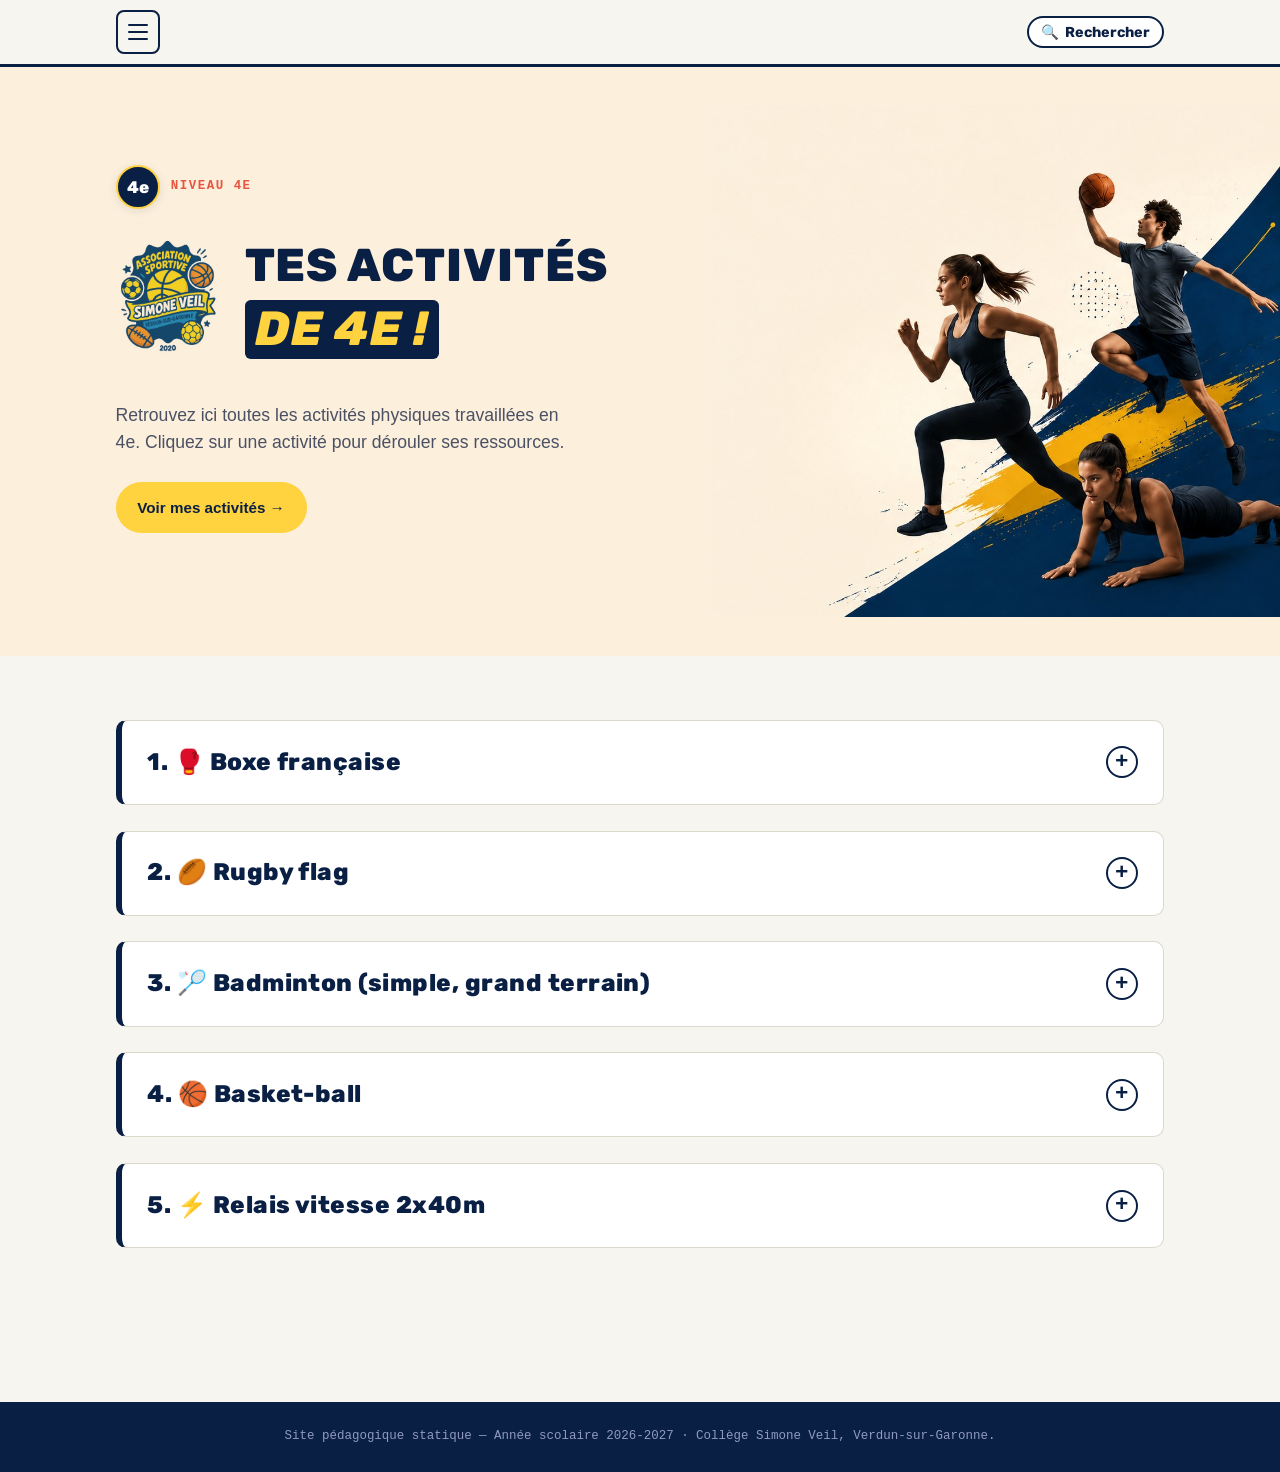
<file: niveau-4e.html>
<!DOCTYPE html>
<html lang="fr">
<head>
  <meta charset="UTF-8">
  <meta name="viewport" content="width=device-width, initial-scale=1.0">
  <title>Niveau 4e — Espace EPS</title>
  <meta name="description" content="Activités physiques de 4e : boxe française, rugby flag, badminton, basket-ball, relais vitesse 2x40m.">
  <!-- Police d'affichage "Rubik" (titres, dossards) chargee depuis Google Fonts.
       Le site reste utilisable sans elle : css/style.css prevoit une pile de
       polices systeme de secours si ce lien ne charge pas. -->
  <link rel="preconnect" href="https://fonts.googleapis.com">
  <link rel="preconnect" href="https://fonts.gstatic.com" crossorigin>
  <link href="https://fonts.googleapis.com/css2?family=Rubik:wght@500;700;800;900&display=swap" rel="stylesheet">
  <link rel="stylesheet" href="css/style.css">
</head>
<body>
  <a class="skip-link" href="#main-content">Aller au contenu principal</a>

  <header class="site-header">
    <div class="site-header__inner">
      <button class="nav-toggle" type="button" aria-expanded="false" aria-controls="main-nav">
        <span class="visually-hidden">Ouvrir le menu</span>
        <span class="nav-toggle__bar"></span>
        <span class="nav-toggle__bar"></span>
        <span class="nav-toggle__bar"></span>
      </button>
      <nav class="main-nav" id="main-nav" aria-label="Navigation principale">
        <ul class="main-nav__list">
          <li><a href="index.html">Accueil</a></li>
          <li><a href="eps-generale.html">Fonctionnement de l'EPS</a></li>
          <li><a href="niveau-6e.html">6ème</a></li>
          <li><a href="niveau-5e.html">5ème</a></li>
          <li><a href="niveau-4e.html">4ème</a></li>
          <li><a href="niveau-3e.html">3ème</a></li>
          <li><a href="culture-sportive.html">Culture Sportive</a></li>
          <li><a href="as-futsal.html">AS Futsal</a></li>
          <li><a href="prof-principal-6e.html">Mon entrée en 6ème</a></li>
        </ul>
      </nav>
    </div>
  </header>

  <main id="main-content">
    <!-- HERO — meme structure que sur les autres pages (voir index.html
         pour le detail des commentaires). Seuls le titre, le texte et
         le lien du bouton changent. -->
    <section class="site-hero">
      <div class="container site-hero__inner">
        <div class="site-hero__text">
          <div class="site-hero__kicker">
            <span class="dossard dossard--sm" aria-hidden="true">4e</span>
            <p class="eyebrow">Niveau 4e</p>
          </div>
          <div class="site-hero__lockup">
            <a class="site-hero__logo-link" href="index.html" aria-label="Retour à l'accueil">
              <img class="site-hero__logo" src="assets/logo-as-simone-veil.jpg" alt="">
            </a>
            <h1>
            <span class="hero-title__line1">Tes activités</span>
            <span class="hero-title__accent">de 4e !</span>
            </h1>
          </div>
          <p class="lede">Retrouvez ici toutes les activités physiques travaillées en 4e. Cliquez sur une activité pour dérouler ses ressources.</p>
          <p><a class="btn btn--primary" href="#boxe-francaise-4e">Voir mes activités →</a></p>
        </div>
        <div class="site-hero__visual site-hero__visual--photo">
          <img src="assets/hero-sport.jpg"
               alt="Trois collégiens en action : course, basket et gainage."
               width="1400" height="901">
        </div>
      </div>
    </section>

    <section class="section">
      <div class="container">
        <!--
          ============================================================
          COMMENT MODIFIER CETTE PAGE ?
          - Chaque activité est un bloc <details class="activity-card">.
          - À l'intérieur de chaque activité, une barre d'onglets
            (<div class="rubrique-tabs">) permet d'accéder directement à
            une seule rubrique à la fois (attendus, règles, quiz...) sans
            tout afficher d'un coup. Chaque bouton porte
            aria-controls="id-de-la-rubrique-visee" : cet id doit
            correspondre exactement à l'id du <section class="rubrique">
            correspondant. La logique d'affichage est gérée automatiquement
            par js/main.js (initRubriqueTabs), rien à modifier ici.
          - Pour les vidéos : remplacez le contenu de
            <div class="video-embed video-embed--placeholder"> par un
            lecteur YouTube une fois le lien reçu, ex. :
            <div class="video-embed"><iframe src="https://www.youtube-nocookie.com/embed/XXXXXXXXXXX" title="..." allowfullscreen></iframe></div>
            repérable par le commentaire "LIEN VIDEO A AJOUTER".
          - Pour les quiz : modifiez le tableau QUIZ_DATA['...'] situé
            juste avant la fermeture de chaque bloc d'activité (8 questions
            par activité, calibrées pour des élèves de 13-14 ans).
          ============================================================
        -->

        <!-- ==================================================
             ACTIVITE 1 — BOXE FRANCAISE
             ================================================== -->
        <details class="activity-card" id="boxe-francaise-4e">
          <summary>
            <h3>1. 🥊 Boxe française</h3>
            <span class="activity-card__toggle" aria-hidden="true">+</span>
          </summary>
          <div class="activity-card__body">

            <div class="essentiel">
              <p class="essentiel__title">⭐ L'essentiel en 3 points</p>
              <ol class="essentiel__list">
                <li><span class="essentiel__label">Ton objectif</span>Gagner un assaut en <strong>touchant sans te faire toucher</strong>, avec des touches <strong>contrôlées</strong> et en assurant ta sécurité comme celle de ton adversaire.</li>
                <li><span class="essentiel__label">Comment tu es évalué</span>Un <strong>tournoi géré en autonomie</strong> par groupes de 5 ou 6, avec des assauts de <strong>1'30</strong> où tu passes tour à tour tireur, <strong>arbitre</strong> et <strong>juge</strong>.</li>
                <li><span class="essentiel__label">La clé pour progresser</span><strong>Maîtrise la distance</strong>, ne touche que les <strong>zones autorisées</strong> et <strong>garde ta garde après chaque coup</strong>.</li>
              </ol>
            </div>

            <div class="rubrique-tabs" role="tablist" aria-label="Sous-rubriques : Boxe française">
              <button type="button" class="rubrique-tab" role="tab" aria-controls="boxe-francaise-4e-acquisitions">✅ Acquisitions</button>
              <button type="button" class="rubrique-tab" role="tab" aria-controls="boxe-francaise-4e-lexique">📖 Lexique</button>
              <button type="button" class="rubrique-tab" role="tab" aria-controls="boxe-francaise-4e-regles">🏳️ Règlement</button>
              <button type="button" class="rubrique-tab" role="tab" aria-controls="boxe-francaise-4e-autoeval">🧮 Auto-évaluation</button>
              <button type="button" class="rubrique-tab" role="tab" aria-controls="boxe-francaise-4e-evaluation">📊 Évaluation</button>
              <button type="button" class="rubrique-tab" role="tab" aria-controls="boxe-francaise-4e-videos">🎥 Vidéos</button>
              <button type="button" class="rubrique-tab" role="tab" aria-controls="boxe-francaise-4e-quiz">🧠 Quiz</button>
              <button type="button" class="rubrique-tab" role="tab" aria-controls="boxe-francaise-4e-attendus">🎯 Attendus</button>
            </div>

            <section class="rubrique" id="boxe-francaise-4e-acquisitions">
              <h4>✅ Acquisitions prioritaires</h4>

              <p><strong>Le tireur (en attaque et en défense)</strong></p>
              <ul>
                <li><span class="surligne">Maîtriser la distance et le contrôle des touches</span> / l'impact (<strong>toucher sans frapper</strong> : <strong>touche à rebond</strong>).</li>
                <li>Connaître et <strong>respecter</strong> les <span class="surligne">zones de touches autorisées</span> (cuisses, buste, front).</li>
                <li>Apprendre et maîtriser les coups de base (<strong>direct bras avant</strong>, <strong>fouetté</strong>).</li>
                <li>Agir au bon moment : observer l'adversaire pour anticiper et choisir une réponse adaptée.</li>
                <li>Se déplacer en restant face à face.</li>
                <li>Contrôle de ses actions et de ses émotions : accepter de toucher et d'être touché.</li>
                <li>Apprendre à se déplacer et à <strong>esquiver</strong> et à faire des parades en étant dynamique sur ses <strong>appuis</strong>.</li>
                <li>Apprendre à <span class="surligne">garder sa garde</span> après un coup.</li>
              </ul>

              <p><strong>L'arbitre</strong></p>
              <ul>
                <li>Appliquer le protocole et les <span class="surligne">commandements</span> : « Tireurs aux coins, tireurs au centre, saluez-vous, en garde, allez ».</li>
                <li>Être mobile et se placer <span class="surligne">perpendiculairement</span> aux tireurs pour identifier, sanctionner les fautes et donner les avertissements (sortie de l'enceinte, coup trop fort, cible non autorisée, coup dans le tibia, les tireurs parlent).</li>
              </ul>

              <p><strong>Le juge</strong></p>
              <ul>
                <li>Identifier, reconnaître et compter les <strong>touches en pied ou au poing</strong>.</li>
                <li>Différencier les <span class="surligne">touches valides</span> comptabilisées des touches non valides (non règlementaires, dans le vide, gants).</li>
                <li>Savoir chronométrer : signaler la fin des assauts.</li>
                <li>Remplir la <strong>fiche d'observation</strong> et gérer un tournoi.</li>
              </ul>
            </section>

            <section class="rubrique" id="boxe-francaise-4e-lexique">
              <h4>📖 Lexique</h4>
              <dl class="lexique">
                <dt>Assaut</dt><dd>Confrontation codifiée entre deux tireurs, avec <strong>touches contrôlées</strong>.</dd>
                <dt>Tireur</dt><dd>Nom donné au pratiquant de boxe française.</dd>
                <dt>Touche</dt><dd>Un coup qui <strong>atteint réellement une zone autorisée</strong> de l'adversaire, avec la bonne partie du gant ou du pied. Une touche <strong>dans le vide</strong>, sur une <strong>zone interdite</strong> ou <strong>sur les gants</strong> ne compte pas : c'est le juge qui décide.</dd>
                <dt>Fouetté</dt>
                <dd>
                  Coup de <strong>pied circulaire</strong>, donné après une flexion-extension de la jambe, hanches de profil.
                  <p class="lexique__lien"><a class="btn btn--outline btn--sm" href="#boxe-francaise-4e-videos">🎥 Voir la vidéo du fouetté</a></p>
                </dd>
                <dt>Direct (bras avant)</dt>
                <dd>
                  Coup de <strong>poing en ligne droite</strong> porté avec le bras avant, l'impact se fait sur le devant du poing.
                  <p class="lexique__lien"><a class="btn btn--outline btn--sm" href="#boxe-francaise-4e-videos">🎥 Voir la vidéo du direct</a></p>
                </dd>
                <dt>Commandement</dt>
                <dd>
                  Un <strong>ordre annoncé à voix haute par l'arbitre</strong> pour lancer, arrêter ou reprendre l'assaut.
                  Les commandements sont toujours les mêmes, dans le même ordre :
                  <span class="cmd">« Tireurs aux coins »</span> <span class="cmd">« Tireurs au centre »</span>
                  <span class="cmd">« Saluez-vous »</span> <span class="cmd">« En garde »</span>
                  <span class="cmd">« Allez »</span>, et <span class="cmd">« Stop »</span> pour arrêter l'action.
                </dd>
                <dt>Distance</dt><dd>Espace entre les deux tireurs, à gérer pour <strong>toucher sans être touché</strong>.</dd>
                <dt>Enceinte</dt><dd>Espace délimité dans lequel se déroule l'assaut ; en sortir est sanctionné.</dd>
              </dl>

              <div class="fun-fact">
                <span class="dossard dossard--sm fun-fact__badge" aria-hidden="true">⏱️</span>
                <div class="fun-fact__body">
                  <p class="fun-fact__label">Le savais-tu ?</p>
                  <p>C'est le seul sport de combat né en France, aujourd'hui pratiqué dans plus de 30 pays.</p>
                </div>
              </div>
            </section>

            <section class="rubrique" id="boxe-francaise-4e-regles">
              <h4>🏳️ Règlement</h4>
              <p>
                🎬 Regarde la vidéo, puis relis les points essentiels juste en dessous.
                <strong>Tout ce qu'il faut retenir est écrit dans le texte</strong> : si tu n'as pas
                envie de regarder la vidéo, le texte suffit.
              </p>
              <!-- MODIFIER ICI : pour changer la video, remplacez l'identifiant qui suit
                   "/embed/" par celui de la nouvelle video (ce qui suit "youtu.be/" ou
                   "watch?v=" dans son adresse YouTube). -->
              <div class="video-embed">
                <iframe src="https://www.youtube-nocookie.com/embed/g_20ulSAsKA"
                        title="Le règlement de la boxe française"
                        loading="lazy"
                        allow="accelerometer; clipboard-write; encrypted-media; gyroscope; picture-in-picture"
                        allowfullscreen></iframe>
              </div>
              <p class="video-source">▶️ La vidéo se lit directement ici : tu n'as pas besoin d'aller sur YouTube.</p>

              <p><strong>🥊 Le principe</strong></p>
              <ul>
                <li>La boxe française est un sport de combat qui associe les <strong>coups de poing</strong> et les <strong>coups de pied</strong>.</li>
                <li>En <strong>assaut</strong> (la forme pratiquée au collège), on cherche à <span class="surligne">toucher sans faire mal</span> : les touches doivent être <strong>contrôlées</strong>. Un coup porté trop fort est sanctionné.</li>
                <li>L'assaut commence et se termine par un <strong>salut</strong> entre les deux tireurs.</li>
              </ul>

              <p><strong>🎯 Les surfaces de touche autorisées</strong></p>
              <ul>
                <li><strong>Avec les poings</strong> : <span class="surligne">uniquement le buste</span> (devant et sur les côtés).</li>
                <li><strong>Avec les pieds</strong> : <span class="surligne">le buste et les jambes</span>.</li>
                <li><strong>Interdit</strong> : le dos, la nuque, l'arrière de la tête, les parties génitales et les articulations.</li>
                <li>⚠️ <strong>La tête n'est pas une cible en 4e</strong>, par mesure de sécurité. Elle ne sera autorisée qu'en <strong>3e</strong>.</li>
              </ul>

              <p><strong>👊 Les coups de base</strong></p>
              <ul>
                <li><strong>Les poings</strong> : le <strong>direct</strong> (bras avant ou bras arrière), le <strong>crochet</strong>, l'<strong>uppercut</strong>.</li>
                <li><strong>Les pieds</strong> : le <strong>fouetté</strong>, le <strong>chassé</strong>, le <strong>revers</strong>, le <strong>coup de pied bas</strong>.</li>
              </ul>

              <p><strong>🚫 Ce qui est interdit</strong></p>
              <ul>
                <li>Saisir l'adversaire, le pousser, le faire tomber, le balayer.</li>
                <li>Frapper avec le <strong>genou</strong>, le <strong>tibia</strong> ou la <strong>tête</strong>.</li>
                <li>Frapper un adversaire à terre ou après le « <strong>Stop</strong> » de l'arbitre.</li>
                <li>Sortir volontairement de la surface de combat.</li>
              </ul>

              <p><strong>⚖️ L'arbitre et les juges</strong></p>
              <ul>
                <li>L'<strong>arbitre</strong> dirige l'assaut avec des commandements précis : « <strong>Tireurs aux coins</strong> », « <strong>Tireurs au centre</strong> », « <strong>Saluez-vous</strong> », « <strong>En garde</strong> », « <strong>Allez !</strong> ». Il arrête l'action par « <strong>Stop</strong> ».</li>
                <li>Il se place <strong>perpendiculairement aux tireurs</strong> et se déplace pour tout voir.</li>
                <li>Les <strong>juges</strong> comptent les <strong>touches valides</strong> de chaque tireur et désignent le vainqueur.</li>
                <li>Sanctions : <strong>avertissement</strong>, puis <strong>pénalité</strong>, puis <strong>disqualification</strong>.</li>
              </ul>

              <div class="regle-college">
                <p class="regle-college__title">🏫 Au collège, on adapte</p>
                <ul>
                  <li><span class="surligne">Toutes les touches en poing valent <strong>1 point</strong>.</span></li>
                  <li>En 4e, les zones de touche sont : le <strong>buste</strong> (aux poings et aux pieds) et les <strong>jambes</strong> (aux pieds uniquement). <span class="surligne">La tête n'est pas autorisée</span> : elle ne le sera qu'en 3e.</li>
                  <li>Les assauts durent <strong>1'30</strong> et se déroulent en autonomie, par groupes de 5 ou 6 tireurs qui tournent dans les rôles de <strong>tireur</strong>, <strong>arbitre</strong> et <strong>juge</strong>.</li>
                </ul>
              </div>
            </section>

            <section class="rubrique" id="boxe-francaise-4e-autoeval">
              <h4>🧮 Auto-évaluation</h4>
              <p>Pour chaque critère, choisis le niveau de maîtrise qui te correspond le mieux. Tu obtiendras une estimation de ta note sur 20.</p>
              <div class="autoeval" data-autoeval-id="boxe-francaise-4e">
                <div class="autoeval-criteria"></div>
                <button type="button" class="btn btn--primary autoeval-submit">Calculer mon score</button>
                <div class="autoeval-result" role="status" hidden></div>
              </div>
              <script>
                window.AUTOEVAL_DATA = window.AUTOEVAL_DATA || {};
                window.AUTOEVAL_DATA['boxe-francaise-4e'] = [
                  { role: "Le tireur (en attaque et en défense)", critere: "Maintien de la garde", eleve: "Garder ma garde en place", tiers: [
                    { label: "Maîtrise insuffisante", points: 1, desc: "Ma garde est rarement en place, mes bras sont souvent baissés, ma posture est instable." },
                    { label: "Maîtrise fragile", points: 2, desc: "Ma garde est présente mais je l'oublie souvent en me déplaçant ou après une action." },
                    { label: "Maîtrise satisfaisante", points: 3, desc: "Je maintiens ma garde la plupart du temps (elle baisse pendant les fouettés), ma posture est stable et protectrice." },
                    { label: "Très bonne maîtrise", points: 4, desc: "Ma garde est constamment en place, stable, mobile et adaptée à la situation." }
                  ]},
                  { role: "Le tireur (en attaque et en défense)", critere: "Maîtrise technique", eleve: "Ma technique", tiers: [
                    { label: "Maîtrise insuffisante", points: 1, desc: "Mes gestes ne sont pas maîtrisés : touches trop fortes, cibles ou coups non autorisés, je suis souvent déséquilibré." },
                    { label: "Maîtrise fragile", points: 2, desc: "Mes gestes sont reconnaissables mais imprécis ou mal contrôlés à cause d'une mauvaise distance ou d'un mauvais équilibre." },
                    { label: "Maîtrise satisfaisante", points: 3, desc: "Mes touches sont précises et contrôlées, avec un retour en garde." },
                    { label: "Très bonne maîtrise", points: 4, desc: "J'arrive à enchaîner plusieurs coups, mes gestes sont précis, équilibrés et bien maîtrisés." }
                  ]},
                  { role: "Le tireur (en attaque et en défense)", critere: "Esquive - parade", eleve: "Esquiver et parer les attaques", tiers: [
                    { label: "Maîtrise insuffisante", points: 1, desc: "Je subis ou refuse l'affrontement : je fais peu ou pas de défense." },
                    { label: "Maîtrise fragile", points: 2, desc: "Ma défense est présente mais tardive ou désorganisée." },
                    { label: "Maîtrise satisfaisante", points: 3, desc: "Je suis dynamique sur mes appuis et j'arrive à esquiver ou parer plusieurs attaques adverses." },
                    { label: "Très bonne maîtrise", points: 4, desc: "Ma défense est variée, maîtrisée, et souvent suivie d'une riposte." }
                  ]},
                  { role: "L'arbitre", critere: "Commandements, déplacements, décisions", eleve: "Mes commandements, mes déplacements et mes décisions d'arbitre", tiers: [
                    { label: "Maîtrise insuffisante", points: 1, desc: "Je fais peu ou pas d'arbitrage : je ne connais pas les commandements et/ou je reste statique pendant l'assaut." },
                    { label: "Maîtrise fragile", points: 2, desc: "Je maîtrise les commandements mais je ne signale pas toutes les fautes et avertissements." },
                    { label: "Maîtrise satisfaisante", points: 3, desc: "Je tiens mon rôle correctement : commandements maîtrisés, bon placement, quelques oublis d'avertissements." },
                    { label: "Très bonne maîtrise", points: 4, desc: "Je tiens mon rôle avec sérieux, impartialité et vigilance, et j'assure la sécurité des 2 tireurs par des décisions justes." }
                  ]},
                  { role: "Le juge", critere: "Remplissage de la fiche de jugement", eleve: "Remplir la fiche de jugement", tiers: [
                    { label: "Maîtrise insuffisante", points: 1, desc: "Je n'assume pas le rôle de juge : je n'observe pas l'assaut et je ne remplis pas la fiche." },
                    { label: "Maîtrise fragile", points: 2, desc: "Je suis passif : je ne suis l'assaut qu'à moitié, ma fiche d'observation est mal remplie." },
                    { label: "Maîtrise satisfaisante", points: 3, desc: "Je suis attentif, ma fiche est remplie, mais j'ai encore des difficultés à reconnaître les touches valides." },
                    { label: "Très bonne maîtrise", points: 4, desc: "Je suis attentif et sérieux, ma fiche d'observation est parfaitement remplie." }
                  ]}
                ];
              </script>
            </section>

            <section class="rubrique" id="boxe-francaise-4e-evaluation">
              <h4>📊 Modalités d'évaluation</h4>

              <p class="situation-repere__title"><strong>Situation repère</strong></p>
              <div class="situation-repere">
<p>L'évaluation se déroule <strong>en 2 temps</strong>.</p>
              <p><strong>🥊 1ᵉʳ temps — le tournoi par groupes affinitaires</strong></p>
              <ul>
                <li>Des groupes de <strong>5 ou 6 tireurs</strong>, formés par affinités.</li>
                <li>En suivant les rotations de la <strong>fiche d'observation</strong>, tu passes dans <span class="surligne">tous les rôles</span> : <strong>tireur</strong>, <strong>arbitre</strong>, <strong>juge</strong> (et <strong>chronométreur</strong> dans les groupes de 6).</li>
                <li>Tout se fait <span class="surligne">en autonomie</span> : l'arbitre lance les assauts après avoir donné les <strong>commandements</strong>, les juges comptent les <strong>touches valides</strong>.</li>
                <li>Chaque assaut dure <strong>1'30</strong>.</li>
                <li>À la fin : l'arbitre renvoie les tireurs à leurs coins, <strong>consulte les juges</strong>, puis désigne le vainqueur en <strong>levant le gant du gagnant</strong>.</li>
              </ul>
              <p><strong>🏆 2ᵉ temps — le tournoi par groupes de niveau</strong></p>
              <ul>
                <li>Les groupes sont refaits <strong>par niveau</strong>, d'après les résultats du 1ᵉʳ temps et de la séquence.</li>
                <li>Le déroulement est <strong>exactement le même</strong> que la semaine précédente : tu retrouves les mêmes rôles et le même format d'assaut.</li>
              </ul>
              </div>

              <p><strong>Grille d'évaluation — Boxe française 4e</strong></p>
              <div class="table-wrap">
                <table class="eval-grid">
                  <thead><tr><th>Rôle à jouer</th><th>Critère</th><th class="mastery-insuffisante">Maîtrise insuffisante</th><th class="mastery-fragile">Maîtrise fragile</th><th class="mastery-satisfaisante">Maîtrise satisfaisante</th><th class="mastery-excellente">Très bonne maîtrise</th></tr></thead>
                  <tbody>
                    <tr>
                      <td class="role-critere" rowspan="6">Le tireur (en attaque et en défense)<br><span class="text-mono">/12</span></td>
                      <td class="role-critere" rowspan="2">Maintien de la garde</td>
                      <td class="col-insuffisante">Garde rarement en place, bras souvent baissés, posture instable</td>
                      <td class="col-fragile">Garde présente mais souvent oubliée lors des déplacements ou après une action</td>
                      <td class="col-satisfaisante">La garde est maintenue la plupart du temps (baissée lors des fouettés), posture stable et protectrice</td>
                      <td class="col-excellente">La garde est constamment en place, stable, mobile et adaptée à la situation</td>
                    </tr>
                    <tr class="pts-row"><td class="col-insuffisante">1 pt</td><td class="col-fragile">2 pts</td><td class="col-satisfaisante">3 pts</td><td class="col-excellente">4 pts</td></tr>
                    <tr>
                      <td class="role-critere" rowspan="2">Maîtrise technique</td>
                      <td class="col-insuffisante">Gestes non maîtrisés (touches trop fortes, cibles ou coup non autorisés, déséquilibre fréquent)</td>
                      <td class="col-fragile">Gestes reconnaissables mais imprécis et/ou mal contrôlés à cause d'une mauvaise distance et/ou d'un mauvais équilibre</td>
                      <td class="col-satisfaisante">Les touches sont précises et contrôlées avec retour en garde</td>
                      <td class="col-excellente">Le tireur arrive à enchaîner plusieurs coups, gestes précis, équilibrés et bien maîtrisés</td>
                    </tr>
                    <tr class="pts-row"><td class="col-insuffisante">1 pt</td><td class="col-fragile">2 pts</td><td class="col-satisfaisante">3 pts</td><td class="col-excellente">4 pts</td></tr>
                    <tr>
                      <td class="role-critere" rowspan="2">Esquive - parade</td>
                      <td class="col-insuffisante">Le tireur subit et/ou refuse l'affrontement : pas ou peu de défense</td>
                      <td class="col-fragile">Défense présente mais tardive ou désorganisée</td>
                      <td class="col-satisfaisante">Le tireur est dynamique sur ses appuis et arrive à esquiver ou parader sur plusieurs attaques adverses</td>
                      <td class="col-excellente">Défense variée, maîtrisée et souvent suivie d'une riposte</td>
                    </tr>
                    <tr class="pts-row"><td class="col-insuffisante">1 pt</td><td class="col-fragile">2 pts</td><td class="col-satisfaisante">3 pts</td><td class="col-excellente">4 pts</td></tr>
                    <tr>
                      <td class="role-critere" rowspan="2">L'arbitre<br><span class="text-mono">/4</span></td>
                      <td class="role-critere" rowspan="2">Commandements, déplacements, décisions</td>
                      <td class="col-insuffisante">Pas ou peu d'arbitrage : l'arbitre ne connaît pas les commandements et/ou est statique pendant l'assaut</td>
                      <td class="col-fragile">Les commandements sont maîtrisés mais ne signale pas toutes les fautes et avertissements</td>
                      <td class="col-satisfaisante">Le rôle est tenu correctement : commandements maîtrisés, bon placement, quelques oublis d'avertissements</td>
                      <td class="col-excellente">Le rôle est tenu avec sérieux, impartialité et vigilance. Assure la sécurité des 2 tireurs par des décisions justes.</td>
                    </tr>
                    <tr class="pts-row"><td class="col-insuffisante">1 pt</td><td class="col-fragile">2 pts</td><td class="col-satisfaisante">3 pts</td><td class="col-excellente">4 pts</td></tr>
                    <tr>
                      <td class="role-critere" rowspan="2">Le juge<br><span class="text-mono">/4</span></td>
                      <td class="role-critere" rowspan="2">Remplissage de la fiche de jugement</td>
                      <td class="col-insuffisante">L'élève n'assume pas le rôle de juge : n'observe pas l'assaut, ne remplit pas la fiche de juge</td>
                      <td class="col-fragile">Élève passif : ne suit qu'à moitié l'assaut, la fiche d'observation est mal remplie</td>
                      <td class="col-satisfaisante">Juge attentif, fiche d'observation remplie mais encore quelques difficultés à reconnaître les touches valides</td>
                      <td class="col-excellente">Juge attentif, sérieux. La fiche d'observation est parfaitement remplie.</td>
                    </tr>
                    <tr class="pts-row"><td class="col-insuffisante">1 pt</td><td class="col-fragile">2 pts</td><td class="col-satisfaisante">3 pts</td><td class="col-excellente">4 pts</td></tr>
                  </tbody>
                </table>
              </div>
            </section>

            <section class="rubrique" id="boxe-francaise-4e-videos">
              <h4>🎥 Vidéos de démonstration</h4>
              <p>Les gestes de base et le rôle de l'arbitre, en vidéo.</p>
              <!-- MODIFIER ICI : pour changer une video, remplacez l'identifiant qui suit
                   "/embed/" par celui de la nouvelle video (ce qui suit "youtu.be/",
                   "watch?v=" ou "shorts/" dans son adresse YouTube). -->
              <div class="video-gallery">
                <figure>
                  <figcaption>🥊 La garde et les déplacements</figcaption>
                  <div class="video-embed">
                    <iframe src="https://www.youtube-nocookie.com/embed/hGfn1yTIVaI"
                            title="La garde et les déplacements"
                            loading="lazy"
                            allow="accelerometer; clipboard-write; encrypted-media; gyroscope; picture-in-picture"
                            allowfullscreen></iframe>
                  </div>
                </figure>
                <figure>
                  <figcaption>🦵 Le fouetté jambe avant</figcaption>
                  <div class="video-embed">
                    <iframe src="https://www.youtube-nocookie.com/embed/bDL_BpBwOe0"
                            title="Le fouetté jambe avant"
                            loading="lazy"
                            allow="accelerometer; clipboard-write; encrypted-media; gyroscope; picture-in-picture"
                            allowfullscreen></iframe>
                  </div>
                </figure>
                <figure>
                  <figcaption>👊 Le direct</figcaption>
                  <div class="video-embed">
                    <iframe src="https://www.youtube-nocookie.com/embed/qz8Vx6v1JYY"
                            title="Le direct"
                            loading="lazy"
                            allow="accelerometer; clipboard-write; encrypted-media; gyroscope; picture-in-picture"
                            allowfullscreen></iframe>
                  </div>
                </figure>
                <figure>
                  <figcaption>⚖️ Le rôle de l'arbitre</figcaption>
                  <div class="video-embed">
                    <iframe src="https://www.youtube-nocookie.com/embed/6RAkDuxXTwc"
                            title="Le rôle de l'arbitre"
                            loading="lazy"
                            allow="accelerometer; clipboard-write; encrypted-media; gyroscope; picture-in-picture"
                            allowfullscreen></iframe>
                  </div>
                </figure>
              </div>

              <p><strong>📋 Le référentiel technique : tous les coups expliqués</strong></p>

              <div class="boxe-coup">
                <div>
                  <p class="boxe-coup__titre">Les directs du poing avant ou arrière</p>
                  <ul>
                    <li>Trajectoire <strong>rectiligne</strong></li>
                    <li>Impact : le <strong>devant des poings</strong></li>
                    <li>Cibles : épaules, front, ventre</li>
                  </ul>
                </div>
                <img src="assets/boxe/directs.jpg" alt="Deux tireurs échangeant des directs." loading="lazy">
              </div>

              <div class="boxe-coup">
                <div>
                  <p class="boxe-coup__titre">Les fouettés</p>
                  <ul>
                    <li>Trajectoire <strong>circulaire</strong></li>
                    <li>Donnés après une <strong>flexion/extension de la jambe</strong>, les hanches sont <strong>de profil</strong></li>
                    <li>Impact : le <strong>coup de pied</strong></li>
                  </ul>
                </div>
                <img src="assets/boxe/fouettes.jpg" alt="Deux tireurs réalisant un fouetté." loading="lazy">
              </div>

              <div class="boxe-coup">
                <div>
                  <p class="boxe-coup__titre">Les chassés</p>
                  <ul>
                    <li>Trajectoire <strong>rectiligne</strong></li>
                    <li>Donnés après un <strong>groupé de la cuisse</strong> sur les hanches, les hanches sont <strong>de face</strong></li>
                    <li>Impact : le <strong>talon</strong></li>
                  </ul>
                </div>
                <img src="assets/boxe/chasses.jpg" alt="Deux tireurs réalisant un chassé." loading="lazy">
              </div>

              <div class="boxe-coup">
                <div>
                  <p class="boxe-coup__titre">Les esquives</p>
                  <ul>
                    <li>Consistent à <strong>retirer la cible corporelle</strong> de l'attaque adverse</li>
                    <li>3 types d'esquive :
                      <ul>
                        <li>L'esquive <strong>totale</strong> : recul des appuis</li>
                        <li><strong>Partielle</strong> : recul d'un seul appui</li>
                        <li><strong>Sur place</strong> : inclinaison du buste</li>
                      </ul>
                    </li>
                  </ul>
                </div>
                <img src="assets/boxe/esquives.jpg" alt="Un tireur esquivant l'attaque de son adversaire." loading="lazy">
              </div>

              <div class="boxe-coup">
                <div>
                  <p class="boxe-coup__titre">Les parades</p>
                  <ul>
                    <li>Il s'agit d'<strong>imposer son ou ses gants</strong> entre l'arme et la cible corporelle</li>
                  </ul>
                </div>
                <img src="assets/boxe/parades.jpg" alt="Un tireur parant une attaque avec ses gants." loading="lazy">
              </div>

              <p><strong>⚖️ La fiche de l'arbitre</strong></p>
              <p>Tout ce que tu dois dire et faire quand c'est ton tour d'arbitrer.</p>

              <div class="arbitre-etapes">

                <div class="arbitre-etape arbitre-etape--avant">
                  <p class="arbitre-etape__titre">🟠 Avant l'assaut</p>
                  <ol>
                    <li>S'assurer que les <strong>juges et chronométreurs</strong> sont prêts.</li>
                    <li>Annoncer les <strong>commandements</strong> :<br>
                      <span class="cmd">« Tireurs au centre »</span>
                      <span class="cmd">« Saluez-vous »</span>
                      <span class="cmd">« En garde »</span>
                      <span class="cmd">« Allez »</span></li>
                  </ol>
                </div>

                <div class="arbitre-etape arbitre-etape--pendant">
                  <p class="arbitre-etape__titre">🟣 Pendant l'assaut</p>
                  <ul>
                    <li><strong>Règle du triangle</strong> avec les 2 tireurs.</li>
                    <li>S'adapter à la <strong>vitesse</strong> et à la <strong>direction des déplacements</strong> des tireurs :
                      <ul>
                        <li>S'ils sont <strong>peu mobiles</strong> : se déplacer avec eux.</li>
                        <li>S'ils sont <strong>très mobiles</strong> : ne plus tourner, ou tourner en sens inverse.</li>
                      </ul>
                    </li>
                    <li>Se <strong>rapprocher d'eux</strong> dans les échanges aux poings, pour anticiper une mauvaise touche.</li>
                  </ul>
                </div>

                <div class="arbitre-etape arbitre-etape--faute">
                  <p class="arbitre-etape__titre">🔴 En cas de faute</p>
                  <p><strong>Première fois :</strong></p>
                  <ul>
                    <li><span class="cmd">« Stop »</span></li>
                    <li>Annoncer la faute : <span class="cmd">« Coup trop fort »</span></li>
                    <li><span class="cmd">« En garde »</span> puis <span class="cmd">« Allez »</span></li>
                  </ul>
                  <p><strong>Récidive = avertissement :</strong></p>
                  <ul>
                    <li><span class="cmd">« Stop »</span></li>
                    <li><span class="cmd">« Tireurs à vos coins »</span></li>
                    <li><span class="cmd">« Je prononce un 1ᵉʳ avertissement pour le tireur … pour (faute) »</span></li>
                    <li><span class="cmd">« Tireurs au centre »</span></li>
                    <li><span class="cmd">« En garde »</span> puis <span class="cmd">« Allez »</span></li>
                  </ul>
                  <p>Au bout du <strong>3ᵉ avertissement</strong> = <span class="surligne">disqualification</span>.</p>
                </div>

                <div class="arbitre-etape arbitre-etape--fin">
                  <p class="arbitre-etape__titre">🟢 À la fin</p>
                  <p><strong>À la fin d'une reprise :</strong></p>
                  <ul>
                    <li><span class="cmd">« Stop »</span></li>
                    <li><span class="cmd">« Tireurs à vos coins »</span></li>
                  </ul>
                  <p><strong>À la fin de l'assaut :</strong></p>
                  <ul>
                    <li><span class="cmd">« Stop »</span></li>
                    <li><span class="cmd">« Tireurs au centre »</span></li>
                    <li><span class="cmd">« Saluez-vous »</span></li>
                  </ul>
                </div>

              </div>
            </section>

            <section class="rubrique" id="boxe-francaise-4e-quiz">
              <h4>🧠 Quiz d'entraînement</h4>
              <div class="quiz" data-quiz-id="boxe-francaise-4e">
                <div class="quiz-questions"></div>
                <button type="button" class="btn btn--primary quiz-submit">Valider mes réponses</button>
                <div class="quiz-result" role="status" hidden></div>
              </div>
              <script>
                window.QUIZ_DATA = window.QUIZ_DATA || {};
                window.QUIZ_DATA['boxe-francaise-4e'] = [
                  { question: "En assaut, que cherche-t-on à faire ?", options: ["Frapper le plus fort possible", "Toucher sans faire mal, avec des touches contrôlées", "Faire tomber l'adversaire"], correct: 1 },
                  { question: "Au collège, combien vaut une touche en poing ?", options: ["1 point", "2 points", "Cela dépend de la zone touchée"], correct: 0 },
                  { question: "Quelles zones peux-tu toucher avec les poings ?", options: ["Le visage (l'avant) et le buste", "Le dos et la nuque", "Les jambes uniquement"], correct: 0 },
                  { question: "Lequel de ces coups n'existe pas en boxe française ?", options: ["Le fouetté", "Le coup de genou", "Le chassé"], correct: 1 },
                  { question: "Quel est le premier commandement de l'arbitre ?", options: ["« Allez ! »", "« Tireurs aux coins »", "« En garde »"], correct: 1 },
                  { question: "Que fait l'arbitre quand il dit « Stop » ?", options: ["Il arrête l'action immédiatement", "Il compte un point", "Il annonce la fin de l'assaut"], correct: 0 },
                  { question: "Où l'arbitre doit-il se placer ?", options: ["Derrière un des deux tireurs", "Perpendiculairement aux tireurs, en se déplaçant", "Immobile au centre"], correct: 1 },
                  { question: "Que fait le juge pendant l'assaut ?", options: ["Il donne les commandements", "Il compte les touches valides de chaque tireur", "Il chronomètre"], correct: 1 },
                ];
              </script>
            </section>

            <section class="rubrique" id="boxe-francaise-4e-attendus">
              <h4>🎯 Les attendus</h4>
              <p><strong>À la fin de cette séquence, tu devras être capable de :</strong></p>
              <p>
                S'engager loyalement dans un assaut et en rechercher le gain tout en contrôlant
                ses touches, maîtrisant la distance pour toucher l'adversaire sans se faire
                toucher et en assurant sa sécurité et celle de son adversaire. Être capable de
                gérer un tournoi en assumant, en autonomie, les rôles d'arbitre et de juge.
              </p>
              <div class="table-wrap">
                <table>
                  <thead><tr><th>Rôle à jouer</th><th>Lien avec le socle commun</th></tr></thead>
                  <tbody>
                    <tr>
                      <td>Le tireur</td>
                      <td>
                        <ul>
                          <li>Mise en œuvre d'un projet individuel prenant en compte les caractéristiques du rapport de force (domaine 2)</li>
                          <li>Développer sa motricité et acquérir des techniques spécifiques pour être plus efficace (domaine 1)</li>
                        </ul>
                      </td>
                    </tr>
                    <tr><td>L'arbitre</td><td>Faire preuve de responsabilité, respecter les règles de la vie collective, s'engager et prendre des initiatives (domaine 3)</td></tr>
                    <tr><td>Le juge</td><td>Faire preuve de responsabilité, respecter les règles de la vie collective, s'engager et prendre des initiatives (domaine 3)</td></tr>
                    <tr><td>Le tireur fair-play</td><td>Respecter les adversaires, l'arbitre et être solidaire de ses partenaires (domaine 3)</td></tr>
                  </tbody>
                </table>
              </div>
            
</section>

          </div>
        </details>

        <!-- ==================================================
             ACTIVITE 2 — RUGBY FLAG
             ================================================== -->
        <details class="activity-card" id="rugby-flag-4e">
          <summary>
            <h3>2. 🏉 Rugby flag</h3>
            <span class="activity-card__toggle" aria-hidden="true">+</span>
          </summary>
          <div class="activity-card__body">

            <div class="essentiel">
              <p class="essentiel__title">⭐ L'essentiel en 3 points</p>
              <ol class="essentiel__list">
                <li><span class="essentiel__label">Ton objectif</span>En <strong>5 contre 5</strong>, faire avancer le ballon vers l'en-but par des courses et des <strong>passes vers l'arrière</strong>, et défendre <strong>en ligne</strong>.</li>
                <li><span class="essentiel__label">Comment tu es évalué</span>En match, sur ton jeu en attaque et en défense, sur ton <strong>co-arbitrage</strong> et sur ton <strong>fair-play</strong>.</li>
                <li><span class="essentiel__label">La clé pour progresser</span>L'organisation <strong>« en escalier »</strong> : reste légèrement <strong>derrière et sur le côté</strong> du porteur, et avance en même temps que le ballon.</li>
              </ol>
            </div>

            <div class="rubrique-tabs" role="tablist" aria-label="Sous-rubriques : Rugby flag">
              <button type="button" class="rubrique-tab" role="tab" aria-controls="rugby-flag-4e-acquisitions">✅ Acquisitions</button>
              <button type="button" class="rubrique-tab" role="tab" aria-controls="rugby-flag-4e-lexique">📖 Lexique</button>
              <button type="button" class="rubrique-tab" role="tab" aria-controls="rugby-flag-4e-regles">🏳️ Règlement</button>
              <button type="button" class="rubrique-tab" role="tab" aria-controls="rugby-flag-4e-autoeval">🧮 Auto-évaluation</button>
              <button type="button" class="rubrique-tab" role="tab" aria-controls="rugby-flag-4e-evaluation">📊 Évaluation</button>
              <button type="button" class="rubrique-tab" role="tab" aria-controls="rugby-flag-4e-videos">🎥 Vidéos</button>
              <button type="button" class="rubrique-tab" role="tab" aria-controls="rugby-flag-4e-quiz">🧠 Quiz</button>
              <button type="button" class="rubrique-tab" role="tab" aria-controls="rugby-flag-4e-attendus">🎯 Attendus</button>
            </div>

            <section class="rubrique" id="rugby-flag-4e-acquisitions">
              <h4>✅ Acquisitions prioritaires</h4>

              <p><strong>L'équipe (en attaque et en défense)</strong></p>
              <ul>
                <li>Faire progresser le ballon vers l'avant en se faisant des passes vers l'arrière : l'<span class="surligne">organisation en « escalier »</span> — être à distance de passe les uns des autres, se placer légèrement derrière et sur le côté du PB si je suis le joueur le plus proche de lui, avancer ensemble, en même temps que le ballon.</li>
                <li>Défendre en étant <span class="surligne">alignés les uns avec les autres</span>, au bon espacement et en se répartissant les <strong>vis-à-vis</strong>.</li>
              </ul>

              <p><strong>Le joueur (en attaque et en défense)</strong></p>
              <ul>
                <li><strong>Passes en balancier</strong> : une main en bas du ballon, une main en haut du ballon, les épaules accompagnent le geste, je finis <strong>bras tendus</strong> en direction de ma cible, je prends l'information avant de faire ma passe.</li>
                <li>Réceptionner une passe : je suis <strong>concentré</strong>, je positionne mes <strong>bras tendus en face de moi</strong> pour indiquer la cible à mon partenaire, j'appelle mon partenaire.</li>
                <li>Faire une passe en direction d'un <span class="surligne">joueur mobile</span>.</li>
                <li>Recevoir le ballon <strong>en se déplaçant</strong>.</li>
                <li><strong>Accélérer</strong> lorsque je prends possession du ballon pour <strong>gagner du terrain</strong>.</li>
                <li><strong>Aplatir</strong> en effectuant une pression du haut vers le bas sur le ballon dans la <strong>zone d'en-but</strong>.</li>
                <li>Récupérer et remettre en jeu rapidement le ballon : en fente, mettre le poids du corps sur la jambe opposée à la direction de la passe puis transfert du poids du corps.</li>
                <li>Changer rapidement de statut lors d'un <strong>ballon tombé</strong> ou au <strong>6ème flag</strong>.</li>
                <li>Être réactif et dynamique sur les <strong>appuis</strong> pour <strong>arracher le flag</strong> ou intercepter les ballons : jambes légèrement fléchies avec poids du corps sur l'avant des pieds, bras préparés devant soi, prêt à intervenir, pieds légèrement décalés.</li>
                <li>Protéger sa <span class="surligne">zone d'en-but</span> : se placer entre le porteur et ma zone d'en-but.</li>
              </ul>

              <p><strong>Le co-arbitre</strong></p>
              <ul>
                <li>Connaître et maîtriser le <strong>règlement</strong> : engagement, <strong>ballon tombé</strong>, en-avant, hors-jeu, pas de raffut, interdiction de cacher ou protéger ses flags.</li>
                <li>Compter et annoncer le nombre de flags arrachés.</li>
                <li>Se déplacer et suivre le jeu en étant proche de l'action.</li>
                <li>Prendre et assumer ses responsabilités sans se faire influencer par les joueurs.</li>
              </ul>
            </section>

            <section class="rubrique" id="rugby-flag-4e-lexique">
              <h4>📖 Lexique</h4>
              <dl class="lexique">
                <dt>Flag</dt><dd>Drapeau velcro fixé à la ceinture. Le défenseur l'<strong>arrache</strong> pour arrêter la progression du porteur du ballon : c'est l'équivalent du plaquage, mais <strong>sans contact</strong>.</dd>
                <dt>Organisation en « escalier »</dt><dd>La façon dont l'équipe se place en attaque : chaque joueur se tient <strong>légèrement derrière et sur le côté</strong> du porteur du ballon, à distance de passe. Vu d'en haut, l'équipe dessine un escalier. Cela permet d'<strong>avancer tous ensemble tout en passant le ballon vers l'arrière</strong>.</dd>
                <dt>Passe en balancier</dt><dd>La passe de base du rugby : <strong>une main en bas du ballon, une main en haut</strong>, les épaules accompagnent le geste, et je finis <strong>bras tendus vers ma cible</strong>. Je prends l'information <strong>avant</strong> de faire ma passe.</dd>
                <dt>Aplatir le ballon</dt><dd>Marquer l'essai : <strong>poser le ballon au sol</strong> dans la zone d'en-but adverse en exerçant une <strong>pression du haut vers le bas</strong>. Le simple fait de franchir la ligne ne suffit pas.</dd>
                <dt>Zone d'en-but</dt><dd>La zone située <strong>au bout du terrain</strong>, derrière la ligne adverse : c'est là qu'il faut aplatir le ballon pour marquer.</dd>
                <dt>En-avant</dt><dd>Faute commise quand le ballon part ou tombe <strong>vers l'avant</strong> des mains d'un joueur. Au rugby, le ballon ne peut se transmettre que <strong>vers l'arrière</strong>.</dd>
                <dt>Hors-jeu</dt><dd>Un joueur placé <strong>devant le porteur du ballon</strong> est hors-jeu : il n'a pas le droit de participer à l'action.</dd>
                <dt>Raffut</dt><dd>Geste interdit : le porteur du ballon <strong>repousse son adversaire avec le bras</strong> pour se dégager. L'arbitre siffle faute et la possession revient à l'équipe adverse.</dd>
                <dt>PB</dt><dd>Porteur du Ballon.</dd>
              </dl>

              <div class="fun-fact">
                <span class="dossard dossard--sm fun-fact__badge" aria-hidden="true">⏱️</span>
                <div class="fun-fact__body">
                  <p class="fun-fact__label">Le savais-tu ?</p>
                  <p>Le rugby à 7, dont le rugby flag est une version sans contact, est discipline olympique depuis les Jeux de Rio 2016 — les Fidji y ont remporté leur toute première médaille olympique de l'histoire, en or.</p>
                </div>
              </div>
            </section>

            <section class="rubrique" id="rugby-flag-4e-regles">
              <h4>🏳️ Règlement</h4>
              <p>
                📄 Voici <strong>toutes les règles du rugby flag</strong>, telles qu'elles te seront
                expliquées en cours. Chaque règle est dans son propre encadré : lis le texte, puis
                regarde l'image juste en dessous.
              </p>

              <div class="regle-bloc">
                <p class="regle-bloc__titre">🎯 Le but du jeu</p>
                <p>
                  Pour marquer un point, le joueur doit
                  <span class="surligne">poser le ballon dans la zone d'en-but sans s'être fait enlever un flag</span> :
                  il y a alors « <strong>essai</strong> ».
                </p>
                <figure>
                  <img src="assets/rugby-flag/essai.jpg" alt="Un joueur pose le ballon au sol dans l'en-but : c'est un essai." loading="lazy">
                  <figcaption>Marquer un essai : poser le ballon au sol dans l'en-but.</figcaption>
                </figure>
              </div>

              <div class="regle-bloc">
                <p class="regle-bloc__titre">🏁 L'engagement</p>
                <ul>
                  <li>Les 2 équipes sont placées <strong>devant leur en-but respectif</strong>.</li>
                  <li>Un <strong>tirage au sort</strong> est effectué avant le début du match pour savoir quelle équipe va engager (je choisis que mon équipe engage ou, au contraire, qu'elle reçoive l'engagement).</li>
                  <li>Le joueur qui engage donne un <strong>coup de pied</strong> dans le ballon, qui doit <strong>dépasser 5 m</strong> et <strong>rester dans l'aire de jeu</strong> même après plusieurs rebonds. Si le ballon sort, <strong>pénalité</strong> pour l'équipe adverse : on revient au milieu du terrain et l'équipe adverse recule à 3 m.</li>
                  <li>Attention, l'équipe qui tape au pied <strong>ne monte pas</strong> en même temps que le ballon.</li>
                </ul>
              </div>

              <div class="regle-bloc">
                <p class="regle-bloc__titre">🏃 Pour se déplacer : la passe vers l'arrière</p>
                <ul>
                  <li>Le porteur de balle peut se déplacer <strong>librement</strong> sur le terrain, mais il ne peut passer le ballon qu'à un <strong>coéquipier placé derrière lui</strong>, et il ne peut pas se faire de passe à lui-même.</li>
                </ul>
                <figure>
                  <img src="assets/rugby-flag/passe-arriere.jpg" alt="Un joueur passe le ballon à un coéquipier situé derrière lui." loading="lazy">
                  <figcaption>La passe se fait toujours vers l'arrière.</figcaption>
                </figure>
              </div>

              <div class="regle-bloc">
                <p class="regle-bloc__titre">🚫 L'en-avant et le hors-jeu</p>
                <ul>
                  <li><strong>L'en-avant</strong> : passer ou faire tomber le ballon <strong>vers l'avant</strong> est interdit. Sur le schéma, c'est la <strong>flèche rouge</strong>.</li>
                  <li><strong>Le hors-jeu</strong> : tout coéquipier placé <strong>devant</strong> le porteur de balle ne peut pas participer à l'action. Le partenaire qui reçoit la flèche rouge est donc <strong>hors jeu</strong>.</li>
                  <li>Les <strong>flèches jaunes</strong>, elles, sont autorisées : l'équipe <strong>avance</strong> pendant que le ballon <strong>recule</strong>.</li>
                </ul>
                <figure>
                  <img src="assets/rugby-flag/schema-passe.jpg" alt="Schéma : les passes vers l'arrière en jaune sont autorisées, la passe vers l'avant en rouge est interdite." loading="lazy">
                  <figcaption><strong>Flèche rouge = en-avant</strong> (passe vers l'avant, interdite) et le partenaire qui la reçoit est <strong>hors jeu</strong>. Flèches jaunes = passes vers l'arrière, autorisées.</figcaption>
                </figure>
              </div>

              <div class="regle-bloc">
                <p class="regle-bloc__titre">🤲 Le ballon tombé</p>
                <ul>
                  <li>Pendant le jeu, un <strong>ballon tombé</strong> est un ballon qui <strong>revient à l'équipe adverse</strong>, même s'il tombe vers l'arrière : c'est une <strong>pénalité</strong>.</li>
                </ul>
                <figure>
                  <img src="assets/rugby-flag/ballon-tombe.png" alt="Pictogramme d'un joueur qui laisse tomber le ballon." loading="lazy">
                  <figcaption>Ballon tombé : la possession change de camp.</figcaption>
                </figure>
              </div>

              <div class="regle-bloc">
                <p class="regle-bloc__titre">🛑 Pour arrêter l'équipe attaquante</p>
                <ul>
                  <li>Pour arrêter la progression du porteur de balle, le défenseur peut lui <strong>arracher le flag</strong>.</li>
                  <li>Au bout du <strong>6ᵉ flag arraché</strong> (l'arbitre doit annoncer le nombre de flags à chaque fois), <span class="surligne">on change la possession</span>.</li>
                  <li>Il est <strong>interdit</strong> d'attraper au-dessus des épaules, de tirer les cheveux, d'étrangler ou de faire des croche-pattes.</li>
                </ul>
              </div>

              <div class="regle-bloc">
                <p class="regle-bloc__titre">✋ Le raffut, c'est interdit</p>
                <ul>
                  <li>Le joueur en possession du ballon n'a pas le droit de faire des <strong>raffuts</strong> en repoussant son adversaire, ni de <strong>courir avec sa main devant le flag</strong> pour le protéger.</li>
                  <li>Si c'est le cas, l'arbitre siffle faute et la possession revient à l'équipe adverse.</li>
                </ul>
                <figure>
                  <img src="assets/rugby-flag/rafut.jpg" alt="Un porteur de balle repousse son adversaire avec le bras : le raffut est interdit." loading="lazy">
                  <figcaption>Le raffut (repousser l'adversaire du bras) est interdit.</figcaption>
                </figure>
              </div>

              <div class="regle-bloc">
                <p class="regle-bloc__titre">🚩 Lorsqu'un flag a été arraché</p>
                <ul>
                  <li>Quand il y a « flag », le <strong>flagueur</strong> (le joueur qui a retiré le flag de son adversaire) <strong>lève le flag</strong> et <strong>reste à l'endroit</strong> où il l'a arraché.</li>
                  <li>Le <strong>flagué</strong> doit alors faire l'effort de <strong>revenir à l'endroit</strong> où il s'est fait arracher le flag.</li>
                  <li>Les 2 joueurs (flagueur et flagué) <strong>n'ont pas le droit de bouger</strong> tant que le ballon n'a pas fait <strong>5 m vers l'arrière ou sur le côté</strong>.</li>
                  <li>Pour relancer l'action, le flagué <strong>positionne le ballon entre ses jambes</strong> et le <strong>relayeur</strong> vient le remettre en jeu. Tous les joueurs en attaque doivent se situer <strong>derrière la ligne des talons du flagueur</strong>.</li>
                  <li>L'équipe en défense <strong>recule de 5 m</strong>.</li>
                </ul>
                <figure>
                  <img src="assets/rugby-flag/relance.png" alt="Le joueur flagué se baisse et pose le ballon entre ses jambes pour la relance." loading="lazy">
                  <figcaption>Le flagué pose le ballon entre ses jambes : le relayeur le remet en jeu.</figcaption>
                </figure>
              </div>

              <div class="regle-bloc">
                <p class="regle-bloc__titre">📏 Si le ballon sort des limites du terrain</p>
                <ul>
                  <li><strong>Sur les côtés</strong> : l'équipe <strong>non responsable</strong> de la sortie joue une <strong>touche à la main</strong>, en faisant une passe vers l'arrière à un coéquipier, <strong>à l'endroit où le ballon est sorti</strong>.</li>
                  <li><strong>Derrière l'en-but</strong> : l'équipe non responsable de la sortie joue <strong>à l'endroit où la dernière action s'est terminée</strong>, et l'équipe en défense recule de 5 m.</li>
                </ul>
              </div>

              <div class="regle-bloc">
                <p class="regle-bloc__titre">⚖️ Après une pénalité</p>
                <ul>
                  <li>L'équipe qui reprend possession du ballon doit <span class="surligne">toucher le ballon avec son pied</span> ou <span class="surligne">toucher le sol avec le ballon</span> <strong>avant de pouvoir jouer</strong>.</li>
                </ul>
              </div>

              <div class="regle-bloc">
                <p class="regle-bloc__titre">🦶 Le jeu au pied</p>
                <ul>
                  <li>Si un joueur joue au pied pendant le jeu, les autres joueurs de son équipe doivent être <strong>derrière lui</strong> au moment du coup de pied.</li>
                  <li>Le ballon doit aussi être <strong>rattrapé de volée</strong> par un joueur de l'équipe attaquante. Sinon, on revient à l'endroit où le coup de pied a été donné (sauf s'il y a avantage).</li>
                </ul>
              </div>

              <div class="regle-college">
                <p class="regle-college__title">🏫 Au collège, en 4e</p>
                <ul>
                  <li>On joue en <strong>5 contre 5</strong>, en situation aménagée.</li>
                  <li>Tu alternes les rôles d'<strong>attaquant</strong> et de <strong>défenseur</strong>, et tu apprends à <strong>co-arbitrer</strong> une rencontre.</li>
                </ul>
              </div>
            </section>

            <section class="rubrique" id="rugby-flag-4e-autoeval">
              <h4>🧮 Auto-évaluation</h4>
              <p>Pour chaque critère, choisis le niveau de maîtrise qui te correspond le mieux. Tu obtiendras une estimation de ta note sur 20.</p>
              <div class="autoeval" data-autoeval-id="rugby-flag-4e">
                <div class="autoeval-criteria"></div>
                <button type="button" class="btn btn--primary autoeval-submit">Calculer mon score</button>
                <div class="autoeval-result" role="status" hidden></div>
              </div>
              <script>
                window.AUTOEVAL_DATA = window.AUTOEVAL_DATA || {};
                window.AUTOEVAL_DATA['rugby-flag-4e'] = [
                  { role: "L'équipe en défense", critere: "Organisation collective en ligne", eleve: "M'organiser avec mon équipe en ligne de défense", tiers: [
                    { label: "Maîtrise insuffisante", points: 1, desc: "Notre défense est isolée et désorganisée." },
                    { label: "Maîtrise fragile", points: 2, desc: "Nous commençons à nous organiser en ligne sur les phases arrêtées, mais les intervalles entre joueurs restent trop grands par manque de communication." },
                    { label: "Maîtrise satisfaisante", points: 3, desc: "Notre organisation en ligne est bonne sur les phases arrêtées mais difficile à maintenir en phase de jeu." },
                    { label: "Très bonne maîtrise", points: 4, desc: "Notre défense est alignée et replacée, nous concédons peu d'espaces, notre communication est minimale mais efficace." }
                  ]},
                  { role: "Le joueur en attaque", critere: "Choix ballon en main (porteur de balle)", eleve: "Mes choix quand j'ai le ballon", tiers: [
                    { label: "Maîtrise insuffisante", points: 1, desc: "Je panique quand je reçois le ballon et/ou je ne participe jamais aux phases offensives." },
                    { label: "Maîtrise fragile", points: 2, desc: "Je cours sans observer, je conserve le ballon ou je le donne au hasard, je cours en travers." },
                    { label: "Maîtrise satisfaisante", points: 3, desc: "J'alterne course et passe selon la situation, je cherche à fixer puis transmettre, mais je ne fais pas toujours les bons choix." },
                    { label: "Très bonne maîtrise", points: 4, desc: "Je lis rapidement le jeu, je fixe efficacement et je décale au bon moment." }
                  ]},
                  { role: "Le joueur en attaque", critere: "Placement (non porteur de balle)", eleve: "Mon placement quand je n'ai pas la balle", tiers: [
                    { label: "Maîtrise insuffisante", points: 0.5, desc: "Je reste spectateur de l'action, je suis souvent mal placé (devant le ballon)." },
                    { label: "Maîtrise fragile", points: 1, desc: "J'ai la volonté de participer mais mon placement est mauvais : trop loin ou dans l'axe du porteur du ballon." },
                    { label: "Maîtrise satisfaisante", points: 1.5, desc: "Je me rends disponible, je me démarque et je propose une solution de passe." },
                    { label: "Très bonne maîtrise", points: 2, desc: "J'anticipe les actions, je crée des espaces et j'offre plusieurs solutions au porteur du ballon." }
                  ]},
                  { role: "Le joueur en défense", critere: "Placement", eleve: "Mon placement sur le terrain", tiers: [
                    { label: "Maîtrise insuffisante", points: 0.5, desc: "Je ne suis pas concerné par la défense, je ne sais pas me placer." },
                    { label: "Maîtrise fragile", points: 1, desc: "Mon temps de réaction au changement de statut est long, je me place tardivement et je crée des intervalles car je ne suis pas en face de mon adversaire." },
                    { label: "Maîtrise satisfaisante", points: 1.5, desc: "Ma posture défensive est bonne, je sais me positionner selon les situations de jeu." },
                    { label: "Très bonne maîtrise", points: 2, desc: "J'adapte constamment mon placement à mon adversaire, je régule mes coéquipiers et je suis leader de la défense." }
                  ]},
                  { role: "Le joueur en défense", critere: "Arracher les flags", eleve: "Arracher les flags de l'adversaire", tiers: [
                    { label: "Maîtrise insuffisante", points: 0.5, desc: "J'interviens rarement ou je manque souvent mes tentatives." },
                    { label: "Maîtrise fragile", points: 1, desc: "Je réalise quelques flags mais avec difficultés." },
                    { label: "Maîtrise satisfaisante", points: 1.5, desc: "J'arrache régulièrement les flags de mon adversaire direct." },
                    { label: "Très bonne maîtrise", points: 2, desc: "Je suis très efficace dans mes interventions et je limite fortement la progression adverse." }
                  ]},
                  { role: "L'arbitre", critere: "Connaissance et application du règlement", eleve: "Connaître le règlement et le faire appliquer", tiers: [
                    { label: "Maîtrise insuffisante", points: 1, desc: "Je ne connais pas les règles et/ou je ne participe pas au rôle d'arbitre." },
                    { label: "Maîtrise fragile", points: 2, desc: "J'hésite dans mes décisions car je connais mal le règlement et/ou je suis trop loin de l'action." },
                    { label: "Maîtrise satisfaisante", points: 3, desc: "Je me déplace pour être proche de l'action (même si je peux parfois gêner les joueurs), j'applique les règles principales et je me fais entendre." },
                    { label: "Très bonne maîtrise", points: 4, desc: "J'anticipe les déplacements du jeu, je me place efficacement, je maîtrise les règles et je communique avec assurance." }
                  ]},
                  { role: "L'échauffé", critere: "Gestion de l'échauffement", eleve: "Mener mon échauffement", tiers: [
                    { label: "Maîtrise insuffisante", points: 0.5, desc: "Je ne fais pas d'échauffement et/ou je finis largement avant le temps imparti." },
                    { label: "Maîtrise fragile", points: 1, desc: "Ma gestion de l'échauffement est aléatoire : je passe trop de temps sur un exercice et/ou je m'implique peu." },
                    { label: "Maîtrise satisfaisante", points: 1.5, desc: "Mon échauffement est complet et progressif, je suis bien l'échauffement mené par le groupe." },
                    { label: "Très bonne maîtrise", points: 2, desc: "Mon échauffement est complet, avec différents thèmes travaillés, et je suis leader de l'échauffement." }
                  ]}
                ];
              </script>
            </section>

            <section class="rubrique" id="rugby-flag-4e-evaluation">
              <h4>📊 Modalités d'évaluation</h4>

              <p><strong>Grille d'évaluation — L'équipe et les joueurs</strong></p>
              <div class="table-wrap">
                <table class="eval-grid">
                  <thead><tr><th>Rôle à jouer</th><th>Critère</th><th class="mastery-insuffisante">Maîtrise insuffisante</th><th class="mastery-fragile">Maîtrise fragile</th><th class="mastery-satisfaisante">Maîtrise satisfaisante</th><th class="mastery-excellente">Très bonne maîtrise</th></tr></thead>
                  <tbody>
                    <tr>
                      <td class="role-critere" rowspan="2">L'équipe en défense<br><span class="text-mono">/4</span></td>
                      <td class="role-critere" rowspan="2">Organisation collective en ligne</td>
                      <td class="col-insuffisante">Défense isolée et désorganisée</td>
                      <td class="col-fragile">Début d'organisation en ligne sur les phases arrêtées mais intervalles trop importants entre les joueurs par manque de communication</td>
                      <td class="col-satisfaisante">Bonne organisation en ligne sur les phases arrêtées mais des difficultés à la maintenir sur les phases de jeu</td>
                      <td class="col-excellente">Défense alignée et replacée / Peu d'espaces concédés / Communication minimale mais efficace</td>
                    </tr>
                    <tr class="pts-row"><td class="col-insuffisante">1 pt</td><td class="col-fragile">2 pts</td><td class="col-satisfaisante">3 pts</td><td class="col-excellente">4 pts</td></tr>
                    <tr>
                      <td class="role-critere" rowspan="4">Le joueur en attaque<br><span class="text-mono">/6</span></td>
                      <td class="role-critere" rowspan="2">Choix ballon en main (porteur de balle)<br><span class="text-mono">/4</span></td>
                      <td class="col-insuffisante">Panique lorsqu'il reçoit le ballon et/ou ne participe jamais aux phases offensives</td>
                      <td class="col-fragile">Court sans observer, conserve le ballon ou le donne au hasard, court en faisant des travers</td>
                      <td class="col-satisfaisante">Alterne course et passe selon la situation, cherche à fixer puis transmettre mais ne fait pas toujours les bons choix</td>
                      <td class="col-excellente">Lit rapidement le jeu, fixe efficacement et décale au bon moment</td>
                    </tr>
                    <tr class="pts-row"><td class="col-insuffisante">1 pt</td><td class="col-fragile">2 pts</td><td class="col-satisfaisante">3 pts</td><td class="col-excellente">4 pts</td></tr>
                    <tr>
                      <td class="role-critere" rowspan="2">Placement (non porteur de balle)<br><span class="text-mono">/2</span></td>
                      <td class="col-insuffisante">Reste spectateur de l'action / Est souvent mal placé (devant le ballon)</td>
                      <td class="col-fragile">Volonté de participer au jeu mais mauvais placement : trop loin ou dans l'axe du PB</td>
                      <td class="col-satisfaisante">Se rend disponible, se démarque et propose une solution de passe</td>
                      <td class="col-excellente">Anticipe les actions, crée des espaces et offre plusieurs solutions au porteur</td>
                    </tr>
                    <tr class="pts-row"><td class="col-insuffisante">0,5 pt</td><td class="col-fragile">1 pt</td><td class="col-satisfaisante">1,5 pt</td><td class="col-excellente">2 pts</td></tr>
                    <tr>
                      <td class="role-critere" rowspan="4">Le joueur en défense<br><span class="text-mono">/4</span></td>
                      <td class="role-critere" rowspan="2">Placement<br><span class="text-mono">/2</span></td>
                      <td class="col-insuffisante">Pas concerné par la défense / Ne sait pas se placer</td>
                      <td class="col-fragile">Temps de réaction au changement de statut long (se place tardivement) / Crée des intervalles car n'est pas en face de son adversaire</td>
                      <td class="col-satisfaisante">Bonne posture défensive / Sait se positionner selon les situations de jeu</td>
                      <td class="col-excellente">Adapte constamment son placement à son adversaire / Régule ses coéquipiers / Leader de la défense</td>
                    </tr>
                    <tr class="pts-row"><td class="col-insuffisante">0,5 pt</td><td class="col-fragile">1 pt</td><td class="col-satisfaisante">1,5 pt</td><td class="col-excellente">2 pts</td></tr>
                    <tr>
                      <td class="role-critere" rowspan="2">Arracher les flags<br><span class="text-mono">/2</span></td>
                      <td class="col-insuffisante">Intervient rarement ou manque souvent ses tentatives</td>
                      <td class="col-fragile">Réalise quelques flags mais avec difficultés</td>
                      <td class="col-satisfaisante">Arrache régulièrement les flags de son adversaire direct</td>
                      <td class="col-excellente">Très efficace dans ses interventions et limite fortement la progression adverse</td>
                    </tr>
                    <tr class="pts-row"><td class="col-insuffisante">0,5 pt</td><td class="col-fragile">1 pt</td><td class="col-satisfaisante">1,5 pt</td><td class="col-excellente">2 pts</td></tr>
                  </tbody>
                </table>
              </div>

              <p><strong>Grille d'évaluation — L'arbitre et l'échauffé</strong></p>
              <div class="table-wrap">
                <table class="eval-grid">
                  <thead><tr><th>Rôle à jouer</th><th>Critère</th><th class="mastery-insuffisante">Maîtrise insuffisante</th><th class="mastery-fragile">Maîtrise fragile</th><th class="mastery-satisfaisante">Maîtrise satisfaisante</th><th class="mastery-excellente">Très bonne maîtrise</th></tr></thead>
                  <tbody>
                    <tr>
                      <td class="role-critere" rowspan="2">L'arbitre<br><span class="text-mono">/4</span></td>
                      <td class="role-critere" rowspan="2">Connaissance et application du règlement</td>
                      <td class="col-insuffisante">Ne connaît pas les règles et/ou ne participe pas au rôle d'arbitre</td>
                      <td class="col-fragile">Hésitations dans la prise de décision à cause d'une connaissance trop légère du règlement et/ou trop loin de l'action</td>
                      <td class="col-satisfaisante">Se déplace pour être proche de l'action mais peut gêner les joueurs, applique les règles principales, se fait entendre</td>
                      <td class="col-excellente">Anticipe les déplacements du jeu et se place de manière efficace, maîtrise les règles et communique avec assurance</td>
                    </tr>
                    <tr class="pts-row"><td class="col-insuffisante">1 pt</td><td class="col-fragile">2 pts</td><td class="col-satisfaisante">3 pts</td><td class="col-excellente">4 pts</td></tr>
                    <tr>
                      <td class="role-critere" rowspan="2">L'échauffé<br><span class="text-mono">/2</span></td>
                      <td class="role-critere" rowspan="2">Gestion de l'échauffement</td>
                      <td class="col-insuffisante">Pas d'échauffement et/ou fini largement avant le temps imparti</td>
                      <td class="col-fragile">Gestion de l'échauffement aléatoire : beaucoup de temps sur un exercice et/ou peu d'implication</td>
                      <td class="col-satisfaisante">Échauffement complet et progressif / Bon échauffement de tous les joueurs / Élève suiveur de l'échauffement</td>
                      <td class="col-excellente">Échauffement complet, différents thèmes travaillés / Élève leader de l'échauffement</td>
                    </tr>
                    <tr class="pts-row"><td class="col-insuffisante">0,5 pt</td><td class="col-fragile">1 pt</td><td class="col-satisfaisante">1,5 pt</td><td class="col-excellente">2 pts</td></tr>
                  </tbody>
                </table>
              </div>
            </section>

            <section class="rubrique" id="rugby-flag-4e-videos">
              <h4>🎥 Vidéos de démonstration</h4>
              <p>Le geste de base du rugby flag : la passe.</p>
              <!-- MODIFIER ICI : pour changer une video, remplacez l'identifiant qui suit
                   "/embed/" par celui de la nouvelle video (ce qui suit "youtu.be/",
                   "watch?v=" ou "shorts/" dans son adresse YouTube). -->
              <div class="video-gallery">
                <figure class="est-short">
                  <figcaption>🏉 La passe en balancier</figcaption>
                  <div class="video-embed">
                    <iframe src="https://www.youtube-nocookie.com/embed/1uBV-Qv1hOM"
                            title="La passe en balancier"
                            loading="lazy"
                            allow="accelerometer; clipboard-write; encrypted-media; gyroscope; picture-in-picture"
                            allowfullscreen></iframe>
                  </div>
                </figure>
              </div>
            </section>

            <section class="rubrique" id="rugby-flag-4e-quiz">
              <h4>🧠 Quiz d'entraînement</h4>
              <div class="quiz" data-quiz-id="rugby-flag-4e">
                <div class="quiz-questions"></div>
                <button type="button" class="btn btn--primary quiz-submit">Valider mes réponses</button>
                <div class="quiz-result" role="status" hidden></div>
              </div>
              <script>
                window.QUIZ_DATA = window.QUIZ_DATA || {};
                window.QUIZ_DATA['rugby-flag-4e'] = [
                  { question: "Comment marque-t-on un essai au rugby flag ?", options: ["En envoyant le ballon entre les poteaux", "En posant le ballon dans l'en-but sans s'être fait enlever un flag", "En franchissant la ligne avec le ballon sous le bras"], correct: 1 },
                  { question: "À qui as-tu le droit de passer le ballon ?", options: ["À n'importe quel coéquipier", "À un coéquipier placé derrière toi", "À un coéquipier placé devant toi"], correct: 1 },
                  { question: "Un coéquipier placé devant le porteur de balle est :", options: ["En bonne position pour recevoir", "Hors jeu : il ne peut pas participer à l'action", "Obligé de sortir du terrain"], correct: 1 },
                  { question: "Au bout de combien de flags arrachés change-t-on la possession ?", options: ["3 flags", "6 flags", "10 flags"], correct: 1 },
                  { question: "Un ballon tombé (même vers l'arrière) :", options: ["Peut être ramassé et rejoué", "Revient à l'équipe adverse : c'est une pénalité", "Ne compte pas"], correct: 1 },
                  { question: "Après avoir été flagué, le flagueur doit :", options: ["Suivre le porteur de balle", "Lever le flag et rester à l'endroit où il l'a arraché", "Retourner dans son camp"], correct: 1 },
                  { question: "Quand les deux joueurs (flagueur et flagué) ont-ils le droit de rebouger ?", options: ["Tout de suite", "Quand le ballon a fait 5 m vers l'arrière ou sur le côté", "Quand l'arbitre siffle"], correct: 1 },
                  { question: "Le raffut (repousser son adversaire avec le bras) est :", options: ["Autorisé si on ne fait pas tomber l'adversaire", "Interdit : l'arbitre siffle faute", "Autorisé seulement en défense"], correct: 1 },
                  { question: "Le ballon sort sur le côté du terrain. Que se passe-t-il ?", options: ["L'équipe non responsable joue une touche à la main, à l'endroit de la sortie", "On rengage au centre du terrain", "L'équipe responsable relance au pied"], correct: 0 },
                  { question: "Après une pénalité, avant de pouvoir jouer, il faut :", options: ["Attendre le coup de sifflet", "Toucher le ballon avec son pied ou toucher le sol avec le ballon", "Faire une passe vers l'avant"], correct: 1 },
                ];
              </script>
            </section>

            <section class="rubrique" id="rugby-flag-4e-attendus">
              <h4>🎯 Les attendus</h4>
              <p><strong>À la fin de cette séquence, tu devras être capable de :</strong></p>
              <p>
                En situation aménagée (5 contre 5), participer efficacement au jeu collectif en
                alternant des rôles simples d'attaque et de défense. En attaque, rechercher la
                progression de la balle vers l'en-but par des courses et des passes, tout en
                conservant le ballon. En défense, se replacer rapidement en ligne pour gêner la
                progression adverse. Être capable de co-arbitrer une rencontre.
              </p>
              <div class="table-wrap">
                <table>
                  <thead><tr><th>Rôle à jouer</th><th>Lien avec le socle commun</th></tr></thead>
                  <tbody>
                    <tr><td>L'équipe (en attaque et en défense)</td><td>Mise en œuvre d'un projet prenant en compte les caractéristiques du rapport de force (domaine 2)</td></tr>
                    <tr><td>Le joueur (en attaque et en défense)</td><td>Développer sa motricité et acquérir des techniques spécifiques pour être plus efficace (domaine 1)</td></tr>
                    <tr><td>Le co-arbitre</td><td>Faire preuve de responsabilité, respecter les règles de la vie collective, s'engager et prendre des initiatives (domaine 3)</td></tr>
                    <tr><td>Le joueur fair-play</td><td>Respecter les adversaires, l'arbitre et être solidaire de ses partenaires (domaine 3)</td></tr>
                  </tbody>
                </table>
              </div>
            
</section>

          </div>
        </details>

        <!-- ==================================================
             ACTIVITE 3 — BADMINTON (SIMPLE GRAND TERRAIN)
             ================================================== -->
        <details class="activity-card" id="badminton-4e">
          <summary>
            <h3>3. 🏸 Badminton (simple, grand terrain)</h3>
            <span class="activity-card__toggle" aria-hidden="true">+</span>
          </summary>
          <div class="activity-card__body">

            <div class="essentiel">
              <p class="essentiel__title">⭐ L'essentiel en 3 points</p>
              <ol class="essentiel__list">
                <li><span class="essentiel__label">Ton objectif</span>En simple sur <strong>grand terrain</strong>, construire le point en utilisant <strong>toute la surface</strong> : la longueur <em>et</em> la largeur.</li>
                <li><span class="essentiel__label">Comment tu es évalué</span>Des <strong>matchs par poules de niveau</strong> de <strong>3'30</strong>, gérés en autonomie. Les rôles de <strong>coach</strong> et d'<strong>arbitre</strong> (feuille de match) sont évalués sur la séquence et le jour J.</li>
                <li><span class="essentiel__label">La clé pour progresser</span>Le plus important : <span class="surligne">faire déplacer ton adversaire pour créer un espace libre, puis l'exploiter</span>. <strong>Prends l'information sur son placement</strong> avant de frapper, sers en diagonale, puis alterne amortis et smashs.</li>
              </ol>
            </div>

            <div class="rubrique-tabs" role="tablist" aria-label="Sous-rubriques : Badminton (simple, grand terrain)">
              <button type="button" class="rubrique-tab" role="tab" aria-controls="badminton-4e-acquisitions">✅ Acquisitions</button>
              <button type="button" class="rubrique-tab" role="tab" aria-controls="badminton-4e-lexique">📖 Lexique</button>
              <button type="button" class="rubrique-tab" role="tab" aria-controls="badminton-4e-regles">🏳️ Règlement</button>
              <button type="button" class="rubrique-tab" role="tab" aria-controls="badminton-4e-autoeval">🧮 Auto-évaluation</button>
              <button type="button" class="rubrique-tab" role="tab" aria-controls="badminton-4e-evaluation">📊 Évaluation</button>
              <button type="button" class="rubrique-tab" role="tab" aria-controls="badminton-4e-videos">🎥 Vidéos</button>
              <button type="button" class="rubrique-tab" role="tab" aria-controls="badminton-4e-quiz">🧠 Quiz</button>
              <button type="button" class="rubrique-tab" role="tab" aria-controls="badminton-4e-attendus">🎯 Attendus</button>
            </div>

            <section class="rubrique" id="badminton-4e-acquisitions">
              <h4>✅ Acquisitions prioritaires</h4>

              <p><strong>Le joueur</strong></p>
              <ul>
                <li><strong>Position d'attente</strong> et <strong>replacement central</strong> : le <strong>replacement</strong> central n'est pas une règle absolue mais une référence à adopter.</li>
                <li><strong>Services en diagonale</strong>.</li>
                <li>Faire reculer son adversaire en utilisant le <strong>dégagé</strong> pour exploiter l'<span class="surligne">espace libre</span> avant (révision).</li>
                <li>Maîtrise des <strong>frappes variées</strong> en vitesse (amortis et smashs).</li>
                <li>Faire déplacer son adversaire en utilisant des <strong>frappes variées</strong> en largeur.</li>
                <li><strong>Prendre l'information</strong> sur le placement adverse.</li>
              </ul>

              <p><strong>L'entraîné</strong></p>
              <ul>
                <li>Produire des <strong>trajectoires hautes</strong> pour favoriser le maintien de l'échange.</li>
                <li>Répéter un geste pour le stabiliser puis être capable de le réinvestir en situation de match : <strong>jeu des 3 zones</strong>.</li>
                <li>S'investir dans une <strong>routine de travail</strong>.</li>
              </ul>

              <p><strong>Le coach</strong></p>
              <ul>
                <li>Analyser le jeu, les déplacements, les frappes de son partenaire et de son adversaire afin de lui donner des conseils pertinents lui permettant de prendre l'avantage sur le jeu.</li>
              </ul>

              <p><strong>L'arbitre</strong></p>
              <ul>
                <li>Développer un arbitrage prenant en compte les règles suivantes : service, délimitations du terrain, fautes principales.</li>
                <li>Suivre et tenir une <strong>feuille de match</strong>.</li>
                <li>Compter les points et <strong>annoncer le serveur</strong>.</li>
              </ul>
            </section>

            <section class="rubrique" id="badminton-4e-lexique">
              <h4>📖 Lexique</h4>
              <dl class="lexique">
                <dt>Ligne de simple</dt><dd>Ligne délimitant le terrain de jeu en simple, plus étroite que celle du double.</dd>
                <dt>Jeu au filet</dt><dd>Ensemble des frappes réalisées près du filet (amortis, contre-amortis).</dd>
                <dt>Armé</dt><dd>Position de préparation de la raquette avant la frappe.</dd>
                <dt>Dégagé</dt><dd>Frappe haute et profonde qui envoie le volant au fond du terrain adverse.</dd>
                <dt>Amorti</dt><dd>Frappe courte qui fait tomber le volant juste après le filet.</dd>
                <dt>Contre-amorti</dt>
                <dd>
                  La réponse à un amorti adverse : tu es <strong>près du filet</strong> et tu remets le volant
                  <strong>juste de l'autre côté</strong>, très court et très bas, au lieu de le relever haut.
                  Bien fait, il <span class="surligne">oblige l'adversaire à se précipiter vers l'avant</span>
                  et t'évite de lui offrir un volant facile à smasher.
                </dd>
                <dt>Smash</dt><dd>Frappe descendante et puissante destinée à conclure l'échange.</dd>
              </dl>

              <div class="fun-fact">
                <span class="dossard dossard--sm fun-fact__badge" aria-hidden="true">⏱️</span>
                <div class="fun-fact__body">
                  <p class="fun-fact__label">Le savais-tu ?</p>
                  <p>Un match de badminton de haut niveau dure environ <strong>45 minutes</strong>… mais la balle n'est réellement en jeu que <strong>20 minutes</strong>. Le reste, ce sont les déplacements, les replacements et la récupération : c'est un sport qui se joue autant avec les jambes qu'avec le bras.</p>
                </div>
              </div>
            </section>

            <section class="rubrique" id="badminton-4e-regles">
              <h4>🏳️ Règlement</h4>
              <p>
                🎬 Regarde la vidéo, puis relis les points essentiels juste en dessous.
                <strong>Tout ce qu'il faut retenir est écrit dans le texte</strong> : si tu n'as pas
                envie de regarder la vidéo, le texte suffit.
              </p>
              <!-- MODIFIER ICI : pour changer la video, remplacez l'identifiant qui suit
                   "/embed/" par celui de la nouvelle video (ce qui suit "youtu.be/" ou
                   "watch?v=" dans son adresse YouTube). -->
              <div class="video-embed">
                <iframe src="https://www.youtube-nocookie.com/embed/VFEElVxJa08"
                        title="Le règlement du badminton"
                        loading="lazy"
                        allow="accelerometer; clipboard-write; encrypted-media; gyroscope; picture-in-picture"
                        allowfullscreen></iframe>
              </div>
              <p class="video-source">▶️ La vidéo se lit directement ici : tu n'as pas besoin d'aller sur YouTube.</p>

              <p><strong>🏸 Le service</strong></p>
              <ul>
                <li>Je frappe le volant <span class="surligne">en dessous de ma taille</span>, la tête de raquette dirigée vers le bas.</li>
                <li>Le serveur et le receveur doivent être <strong>immobiles</strong>, les deux pieds au sol, jusqu'à la frappe.</li>
                <li>Je sers <strong>à droite quand mon score est pair</strong>, <strong>à gauche quand il est impair</strong>.</li>
                <li>En simple sur grand terrain, le service doit être <span class="surligne">croisé en diagonale</span> : il doit retomber dans le carré de service opposé.</li>
              </ul>

              <p><strong>🎯 L'échange</strong></p>
              <ul>
                <li>Le volant ne doit <strong>jamais toucher le sol</strong> de mon côté.</li>
                <li>Je n'ai droit qu'à <strong>une seule frappe</strong> : pas de double touche, et je n'ai pas le droit d'« accompagner » (porter) le volant.</li>
                <li>Je n'ai pas le droit de <strong>toucher le filet</strong> avec ma raquette, mon corps ou mes vêtements.</li>
                <li>Ma raquette peut passer au-dessus du filet <strong>seulement dans le prolongement de ma frappe</strong> (l'accompagnement du geste).</li>
                <li>Un volant qui touche le filet puis retombe dans le terrain adverse est <strong>bon</strong>.</li>
              </ul>

              <p><strong>📏 Les limites du terrain</strong></p>
              <ul>
                <li>Un volant qui tombe <strong>sur la ligne est bon</strong>.</li>
                <li>Un volant que je laisse tomber en pensant qu'il est dehors, mais qui touche la ligne, me fait <strong>perdre le point</strong>.</li>
              </ul>

              <p><strong>🔢 Le score</strong></p>
              <ul>
                <li>Un point est marqué <strong>à chaque échange</strong>, que l'on serve ou non.</li>
                <li>Celui qui <strong>gagne l'échange sert au point suivant</strong>.</li>
              </ul>

              <p><strong>🤝 Le rôle de l'arbitre</strong></p>
              <ul>
                <li>J'annonce le score <strong>à voix haute avant chaque service</strong>, en commençant par celui du serveur.</li>
                <li>Je surveille la <strong>hauteur du service</strong> (sous la taille) et les <strong>touches de filet</strong>.</li>
              </ul>

              <div class="regle-college">
                <p class="regle-college__title">🏫 Au collège, on adapte</p>
                <ul>
                  <li>Cette année, tu joues <strong>en simple sur le grand terrain</strong> : le service est donc <strong>croisé en diagonale</strong> et les <strong>couloirs latéraux sont hors du terrain</strong>.</li>
                  <li>Les matchs se jouent <strong>au temps (3'30)</strong> par poules de niveau : celui qui mène à la fin du temps a gagné.</li>
                </ul>
              </div>
            </section>

            <section class="rubrique" id="badminton-4e-autoeval">
              <h4>🧮 Auto-évaluation</h4>
              <p>Pour chaque critère, choisis le niveau de maîtrise qui te correspond le mieux. Tu obtiendras une estimation de ta note sur 20.</p>
              <div class="autoeval" data-autoeval-id="badminton-4e">
                <div class="autoeval-criteria"></div>
                <button type="button" class="btn btn--primary autoeval-submit">Calculer mon score</button>
                <div class="autoeval-result" role="status" hidden></div>
              </div>
              <script>
                window.AUTOEVAL_DATA = window.AUTOEVAL_DATA || {};
                window.AUTOEVAL_DATA['badminton-4e'] = [
                  { role: "Le joueur", critere: "Position d'attente et replacement", eleve: "Ma position d'attente et mon replacement", tiers: [
                    { label: "Maîtrise insuffisante", points: 0, desc: "Ma position d'attente et mon replacement sont peu maîtrisés : je ne me replace pas après ma frappe et/ou je garde ma raquette en bas." },
                    { label: "Maîtrise fragile", points: 1, desc: "Ma position d'attente est présente mais passive, je manque de dynamisme ; mon replacement au centre est automatique mais parfois inadapté à la situation." },
                    { label: "Maîtrise satisfaisante", points: 1.5, desc: "Ma position d'attente est active (raquette haute, dynamique), mon replacement est pertinent en fonction du coup joué." },
                    { label: "Très bonne maîtrise", points: 2, desc: "Ma position d'attente est dynamique avec anticipation, mon replacement est optimisé (pas toujours au centre mais au bon endroit) et me permet de prendre l'avantage." }
                  ]},
                  { role: "Le joueur", critere: "Service", eleve: "Mon service", tiers: [
                    { label: "Maîtrise insuffisante", points: 0, desc: "Mon service n'est pas maîtrisé ou pas réglementaire." },
                    { label: "Maîtrise fragile", points: 1, desc: "Mon service est réglementaire mais sans intention de marquer le point." },
                    { label: "Maîtrise satisfaisante", points: 1.5, desc: "J'arrive à marquer quelques points grâce à mon service." },
                    { label: "Très bonne maîtrise", points: 2, desc: "Je mets systématiquement mon adversaire en difficulté dès le service et je gagne le point." }
                  ]},
                  { role: "Le joueur", critere: "Construction du point", eleve: "Construire le point pour gagner l'échange", tiers: [
                    { label: "Maîtrise insuffisante", points: 1, desc: "Je joue principalement dans la même zone et à la même vitesse : mes frappes sont peu variées et ne mettent pas l'adversaire en difficulté." },
                    { label: "Maîtrise fragile", points: 3, desc: "Ma construction du point est limitée : je tente de varier mes frappes (long/court ou droite/gauche) mais de façon peu régulière ou inefficace." },
                    { label: "Maîtrise satisfaisante", points: 4.5, desc: "Je construis le point avec une intention tactique simple : j'utilise différentes frappes pour déplacer l'adversaire (vitesse, direction, largeur)." },
                    { label: "Très bonne maîtrise", points: 6, desc: "J'adapte mes choix de frappes à la situation de jeu pour prendre l'avantage : j'enchaîne des frappes variées pour créer puis exploiter un déséquilibre." }
                  ]},
                  { role: "Le coach", critere: "Qualité et pertinence des conseils donnés", eleve: "Donner des conseils utiles", tiers: [
                    { label: "Maîtrise insuffisante", points: 1, desc: "« Le supporter » : j'observe peu le match ou je donne seulement des encouragements, mes conseils sont absents ou peu liés au jeu." },
                    { label: "Maîtrise fragile", points: 2, desc: "« L'observateur » : je repère quelques éléments simples du match et je donne des conseils généraux mais peu précis." },
                    { label: "Maîtrise satisfaisante", points: 3, desc: "« Le conseiller » : j'observe attentivement le jeu, j'identifie les situations pertinentes et je donne des conseils précis liés au match et à l'adversaire." },
                    { label: "Très bonne maîtrise", points: 4, desc: "« L'analyste » : j'analyse le rapport de force pendant le match et je propose des conseils tactiques précis et adaptés." }
                  ]},
                  { role: "L'entraîné", critere: "Engagement dans les tâches d'apprentissage", eleve: "M'investir dans les exercices d'apprentissage", tiers: [
                    { label: "Maîtrise insuffisante", points: 0.5, desc: "« L'inintéressé » : je ne m'investis pas dans le travail de répétition, je détourne la tâche." },
                    { label: "Maîtrise fragile", points: 1, desc: "« Le persévérant » : je travaille sérieusement et je veux réussir malgré les difficultés." },
                    { label: "Maîtrise satisfaisante", points: 1.5, desc: "« L'appliqué » : je m'engage dans les tâches de répétition et je réussis dans les différents niveaux." },
                    { label: "Très bonne maîtrise", points: 2, desc: "« L'assidu » : mon engagement est régulier, j'aide et je conseille mes camarades." }
                  ]},
                  { role: "L'arbitre", critere: "Connaissance du règlement", eleve: "Connaître le règlement", tiers: [
                    { label: "Maîtrise insuffisante", points: 0, desc: "Mon arbitrage reste incomplet ou manque de rigueur, le match est souvent interrompu." },
                    { label: "Maîtrise fragile", points: 1, desc: "Je gère globalement le match mais certaines de mes décisions manquent de précision ou d'autorité." },
                    { label: "Maîtrise satisfaisante", points: 2, desc: "J'arbitre de manière autonome et fluide : score, règles et rythme du match sont bien gérés." },
                    { label: "Très bonne maîtrise", points: 3, desc: "Mon arbitrage est précis, impartial et fluide, j'anticipe les problèmes et je gère les échanges contestés." }
                  ]}
                ];
              </script>
            </section>

            <section class="rubrique" id="badminton-4e-evaluation">
              <h4>📊 Modalités d'évaluation</h4>

              <p class="situation-repere__title"><strong>Situation repère</strong></p>
              <div class="situation-repere">
<ul>
                <li>Les élèves sont évalués lors de matchs effectués par groupes de niveaux. Les matchs se font au temps et durent <strong>3'30min</strong> (cela permet de gérer les matchs et de les faire tous commencer et terminer au même moment. De plus, les matchs au temps obligent les élèves à chercher à rompre l'échange le plus vite possible ne sachant pas quand le match va se terminer).</li>
                <li>Chaque élève est placé dans un groupe de « niveau ». La rotation des matchs, la gestion des rôles d'arbitre et de coach sont laissés en autonomie aux élèves qui doivent suivre leur fiche de poule.</li>
                <li>Le choix de l'évaluation par matchs de poules se fait au regard des terrains disponibles et des rôles à évaluer en parallèle (coach et arbitre).</li>
                <li>Les rôles de coach et d'arbitre sont évalués au fil de la séquence mais seront aussi observés lors de l'évaluation.</li>
                <li>Le rôle de l'entraîné est aussi évalué au fil de la séquence lors des situations d'apprentissage et des situations de réinvestissement.</li>
              </ul>
              </div>

              <p><strong>Grille d'évaluation — Badminton 4e</strong></p>
              <div class="table-wrap">
                <table class="eval-grid">
                  <thead><tr><th>Rôle à jouer</th><th>Critère</th><th class="mastery-insuffisante">Maîtrise insuffisante</th><th class="mastery-fragile">Maîtrise fragile</th><th class="mastery-satisfaisante">Maîtrise satisfaisante</th><th class="mastery-excellente">Très bonne maîtrise</th></tr></thead>
                  <tbody>
                    <tr>
                      <td class="role-critere" rowspan="6">Le joueur<br><span class="text-mono">/10</span></td>
                      <td class="role-critere" rowspan="2">Position d'attente et replacement</td>
                      <td class="col-insuffisante">Position d'attente et replacement peu maîtrisés : ne se replace pas après sa frappe et/ou garde sa raquette en bas</td>
                      <td class="col-fragile">Position d'attente présente mais passive (manque de dynamisme) / Replacement automatique au centre mais parfois inadapté à la situation</td>
                      <td class="col-satisfaisante">Position d'attente active (raquette haute, dynamique) / Replacement pertinent en fonction du coup joué</td>
                      <td class="col-excellente">Position d'attente dynamique (anticipation) / Replacement optimisé (pas toujours au centre mais au bon endroit) permettant de prendre l'avantage</td>
                    </tr>
                    <tr class="pts-row"><td class="col-insuffisante">0 pt</td><td class="col-fragile">1 pt</td><td class="col-satisfaisante">1,5 pt</td><td class="col-excellente">2 pts</td></tr>
                    <tr>
                      <td class="role-critere" rowspan="2">Service</td>
                      <td class="col-insuffisante">Service pas maîtrisé ou pas règlementaire</td>
                      <td class="col-fragile">Service règlementaire mais sans intention de marquer le point</td>
                      <td class="col-satisfaisante">Arrive à marquer quelques points grâce à son service</td>
                      <td class="col-excellente">Met systématiquement en difficulté son adversaire dès le service et gagne le point</td>
                    </tr>
                    <tr class="pts-row"><td class="col-insuffisante">0 pt</td><td class="col-fragile">1 pt</td><td class="col-satisfaisante">1,5 pt</td><td class="col-excellente">2 pts</td></tr>
                    <tr>
                      <td class="role-critere" rowspan="2">Construction du point</td>
                      <td class="col-insuffisante">Joue principalement dans la même zone et à la même vitesse : les frappes sont peu variées et ne mettent pas l'adversaire en difficulté</td>
                      <td class="col-fragile">Construction du point limitée : tente de varier certaines frappes (long/court ou droite/gauche) mais de manière peu régulière ou inefficace</td>
                      <td class="col-satisfaisante">Construit le point avec une intention tactique simple : utilise différentes frappes pour déplacer l'adversaire (variation de vitesse, direction et largeur)</td>
                      <td class="col-excellente">Adapte ses choix de frappes à la situation de jeu afin de prendre l'avantage : enchaîne des frappes variées pour créer puis exploiter un déséquilibre</td>
                    </tr>
                    <tr class="pts-row"><td class="col-insuffisante">1 pt</td><td class="col-fragile">3 pts</td><td class="col-satisfaisante">4,5 pts</td><td class="col-excellente">6 pts</td></tr>
                    <tr>
                      <td class="role-critere" rowspan="2">Le coach<br><span class="text-mono">/4</span></td>
                      <td class="role-critere" rowspan="2">Qualité et pertinence des conseils donnés</td>
                      <td class="col-insuffisante">« Le supporter » — Observe peu le match ou donne des encouragements uniquement / Conseils absents ou peu liés au jeu</td>
                      <td class="col-fragile">« L'observateur » — Repère quelques éléments simples du match / Donne des conseils généraux mais peu précis</td>
                      <td class="col-satisfaisante">« Le conseiller » — Observe attentivement le jeu et identifie les situations pertinentes / Donne des conseils précis en lien avec le match et/ou l'adversaire</td>
                      <td class="col-excellente">« L'analyste » — Analyse le rapport de force pendant le match / Propose des conseils tactiques précis et adaptés</td>
                    </tr>
                    <tr class="pts-row"><td class="col-insuffisante">1 pt</td><td class="col-fragile">2 pts</td><td class="col-satisfaisante">3 pts</td><td class="col-excellente">4 pts</td></tr>
                    <tr>
                      <td class="role-critere" rowspan="2">L'entraîné<br><span class="text-mono">/2</span></td>
                      <td class="role-critere" rowspan="2">Engagement dans les tâches d'apprentissage</td>
                      <td class="col-insuffisante">« L'inintéressé » — Ne s'investit pas dans le travail de répétition (détournement de la tâche)</td>
                      <td class="col-fragile">« Le persévérant » — Travail sérieux et volonté de réussir malgré les difficultés</td>
                      <td class="col-satisfaisante">« L'appliqué » — S'engage dans les tâches de répétition + réussite dans les différents niveaux</td>
                      <td class="col-excellente">« L'assidu » — Engagement régulier + aide et conseille ses camarades</td>
                    </tr>
                    <tr class="pts-row"><td class="col-insuffisante">0,5 pt</td><td class="col-fragile">1 pt</td><td class="col-satisfaisante">1,5 pt</td><td class="col-excellente">2 pts</td></tr>
                    <tr>
                      <td class="role-critere" rowspan="2">L'arbitre<br><span class="text-mono">/3</span></td>
                      <td class="role-critere" rowspan="2">Connaissance du règlement</td>
                      <td class="col-insuffisante">L'arbitrage reste incomplet ou manque de rigueur (match souvent interrompu)</td>
                      <td class="col-fragile">Le match est globalement géré mais certaines décisions manquent de précision ou d'autorité</td>
                      <td class="col-satisfaisante">Arbitre de manière autonome et fluide (score, règles et rythme du match bien gérés)</td>
                      <td class="col-excellente">Arbitrage précis, impartial et fluide (anticipe les problèmes, gère les échanges contestés)</td>
                    </tr>
                    <tr class="pts-row"><td class="col-insuffisante">0 pt</td><td class="col-fragile">1 pt</td><td class="col-satisfaisante">2 pts</td><td class="col-excellente">3 pts</td></tr>
                  </tbody>
                </table>
              </div>
            </section>

            <section class="rubrique" id="badminton-4e-videos">
              <h4>🎥 Vidéos de démonstration</h4>
              <p>Les frappes à maîtriser cette année pour déplacer ton adversaire sur tout le terrain.</p>
              <!-- MODIFIER ICI : pour changer une video, remplacez l'identifiant qui suit
                   "/embed/" par celui de la nouvelle video (ce qui suit "youtu.be/",
                   "watch?v=" ou "shorts/" dans son adresse YouTube). -->
              <div class="video-gallery">
                <figure class="est-short">
                  <figcaption>🏸 Le service court</figcaption>
                  <div class="video-embed">
                    <iframe src="https://www.youtube-nocookie.com/embed/KrhqTZNYnVs"
                            title="Le service court"
                            loading="lazy"
                            allow="accelerometer; clipboard-write; encrypted-media; gyroscope; picture-in-picture"
                            allowfullscreen></iframe>
                  </div>
                </figure>
                <figure>
                  <figcaption>🏸 Le service long</figcaption>
                  <div class="video-embed">
                    <iframe src="https://www.youtube-nocookie.com/embed/zvydKY_9CZo"
                            title="Le service long"
                            loading="lazy"
                            allow="accelerometer; clipboard-write; encrypted-media; gyroscope; picture-in-picture"
                            allowfullscreen></iframe>
                  </div>
                </figure>
                <figure>
                  <figcaption>🪶 L'amorti</figcaption>
                  <div class="video-embed">
                    <iframe src="https://www.youtube-nocookie.com/embed/_lJhLP_Qq0s"
                            title="L'amorti"
                            loading="lazy"
                            allow="accelerometer; clipboard-write; encrypted-media; gyroscope; picture-in-picture"
                            allowfullscreen></iframe>
                  </div>
                </figure>
                <figure>
                  <figcaption>💥 Le smash</figcaption>
                  <div class="video-embed">
                    <iframe src="https://www.youtube-nocookie.com/embed/fY_QKG3A8g4"
                            title="Le smash"
                            loading="lazy"
                            allow="accelerometer; clipboard-write; encrypted-media; gyroscope; picture-in-picture"
                            allowfullscreen></iframe>
                  </div>
                </figure>
                <figure>
                  <figcaption>🎯 Le dégagé</figcaption>
                  <div class="video-embed">
                    <iframe src="https://www.youtube-nocookie.com/embed/xsKTXNwy5k0"
                            title="Le dégagé"
                            loading="lazy"
                            allow="accelerometer; clipboard-write; encrypted-media; gyroscope; picture-in-picture"
                            allowfullscreen></iframe>
                  </div>
                </figure>
                <figure>
                  <figcaption>🎾 Le service</figcaption>
                  <div class="video-embed">
                    <iframe src="https://www.youtube-nocookie.com/embed/zvydKY_9CZo"
                            title="Le service"
                            loading="lazy"
                            allow="accelerometer; clipboard-write; encrypted-media; gyroscope; picture-in-picture"
                            allowfullscreen></iframe>
                  </div>
                </figure>
                <figure>
                  <figcaption>🪃 Le contre-amorti</figcaption>
                  <div class="video-embed">
                    <iframe src="https://www.youtube-nocookie.com/embed/0ezaWVBK5Bs"
                            title="Le contre-amorti"
                            loading="lazy"
                            allow="accelerometer; clipboard-write; encrypted-media; gyroscope; picture-in-picture"
                            allowfullscreen></iframe>
                  </div>
                </figure>
              </div>
            </section>

            <section class="rubrique" id="badminton-4e-quiz">
              <h4>🧠 Quiz d'entraînement</h4>
              <div class="quiz" data-quiz-id="badminton-4e">
                <div class="quiz-questions"></div>
                <button type="button" class="btn btn--primary quiz-submit">Valider mes réponses</button>
                <div class="quiz-result" role="status" hidden></div>
              </div>
              <script>
                window.QUIZ_DATA = window.QUIZ_DATA || {};
                window.QUIZ_DATA['badminton-4e'] = [
                  { question: "À quelle hauteur dois-tu frapper le volant au service ?", options: ["Au-dessus de ta tête", "En dessous de ta taille", "À hauteur d'épaule"], correct: 1 },
                  { question: "En simple sur grand terrain, le service doit être :", options: ["Droit devant soi", "Croisé en diagonale", "Joué où l'on veut"], correct: 1 },
                  { question: "En simple sur grand terrain, les couloirs latéraux sont :", options: ["Dans le terrain", "Hors du terrain", "Dans le terrain seulement au service"], correct: 1 },
                  { question: "Un volant tombe exactement sur la ligne. Il est :", options: ["Bon", "Faute", "À rejouer"], correct: 0 },
                  { question: "Ta raquette passe au-dessus du filet :", options: ["C'est toujours interdit", "C'est autorisé si c'est le prolongement de ta frappe", "C'est autorisé au service"], correct: 1 },
                  { question: "Un set se joue en combien de points ?", options: ["11 points", "15 points", "21 points avec 2 points d'écart"], correct: 2 },
                  { question: "Qui sert au point suivant ?", options: ["Toujours le même joueur", "Celui qui vient de gagner l'échange", "Chacun son tour"], correct: 1 },
                  { question: "As-tu le droit de frapper deux fois de suite le volant ?", options: ["Oui, deux fois maximum", "Non, une seule frappe par échange", "Oui, si tu es en difficulté"], correct: 1 },
                ];
              </script>
            </section>

            <section class="rubrique" id="badminton-4e-attendus">
              <h4>🎯 Les attendus</h4>
              <p><strong>À la fin de cette séquence, tu devras être capable de :</strong></p>
              <p>
                En simple et sur grand terrain, s'entraîner pour gagner le match en étant capable
                de construire un point pour rompre l'échange en utilisant l'ensemble du terrain
                (longueur et largeur) et en variant ses frappes pour déplacer et déséquilibrer
                son adversaire. Appliquer et faire appliquer le règlement et conseiller son
                partenaire.
              </p>
              <div class="table-wrap">
                <table>
                  <thead><tr><th>Rôle à jouer</th><th>Lien avec le socle commun</th></tr></thead>
                  <tbody>
                    <tr><td>Le joueur</td><td>Pratiquer des APSA et acquérir des techniques spécifiques pour être plus efficient (domaine 1)</td></tr>
                    <tr>
                      <td>L'entraîné</td>
                      <td>
                        <ul>
                          <li>Répéter un geste pour le stabiliser et le rendre plus efficace (domaine 2)</li>
                          <li>Construire et mettre en œuvre des projets d'apprentissage (domaine 2)</li>
                        </ul>
                      </td>
                    </tr>
                    <tr><td>Le coach</td><td>Faire preuve de responsabilité, respecter les règles de la vie collective, s'engager et prendre des initiatives (domaine 3)</td></tr>
                    <tr><td>L'arbitre</td><td>Faire preuve de responsabilité, respecter les règles de la vie collective, s'engager et prendre des initiatives (domaine 3)</td></tr>
                  </tbody>
                </table>
              </div>
            
</section>

          </div>
        </details>

        <!-- ==================================================
             ACTIVITE 4 — BASKET-BALL
             ================================================== -->
        <details class="activity-card" id="basket-4e">
          <summary>
            <h3>4. 🏀 Basket-ball</h3>
            <span class="activity-card__toggle" aria-hidden="true">+</span>
          </summary>
          <div class="activity-card__body">

            <div class="essentiel">
              <p class="essentiel__title">⭐ L'essentiel en 3 points</p>
              <ol class="essentiel__list">
                <li><span class="essentiel__label">Ton objectif</span>En <strong>4 contre 4</strong>, marquer par des <strong>contre-attaques</strong> dès la récupération du ballon, face à une défense individuelle stricte.</li>
                <li><span class="essentiel__label">Comment tu es évalué</span><strong>4 matchs de 5 minutes</strong> (temps arrêté). Tir tenté en moins de 8 s qui touche le cercle = <strong>1 point</strong>, panier en plus de 8 s = <strong>2 points</strong>, panier en moins de 8 s = <strong>4 points</strong>. Le <strong>co-arbitrage</strong> et l'observation sont aussi notés.</li>
                <li><span class="essentiel__label">La clé pour progresser</span>Occupe les <strong>3 couloirs de jeu</strong>, passe <strong>dans la course</strong> de ton partenaire et finis en <strong>double pas</strong> quand tu es seul face au panier.</li>
              </ol>
            </div>

            <div class="rubrique-tabs" role="tablist" aria-label="Sous-rubriques : Basket-ball">
              <button type="button" class="rubrique-tab" role="tab" aria-controls="basket-4e-acquisitions">✅ Acquisitions</button>
              <button type="button" class="rubrique-tab" role="tab" aria-controls="basket-4e-lexique">📖 Lexique</button>
              <button type="button" class="rubrique-tab" role="tab" aria-controls="basket-4e-regles">🏳️ Règlement</button>
              <button type="button" class="rubrique-tab" role="tab" aria-controls="basket-4e-autoeval">🧮 Auto-évaluation</button>
              <button type="button" class="rubrique-tab" role="tab" aria-controls="basket-4e-evaluation">📊 Évaluation</button>
              <button type="button" class="rubrique-tab" role="tab" aria-controls="basket-4e-videos">🎥 Vidéos</button>
              <button type="button" class="rubrique-tab" role="tab" aria-controls="basket-4e-quiz">🧠 Quiz</button>
              <button type="button" class="rubrique-tab" role="tab" aria-controls="basket-4e-attendus">🎯 Attendus</button>
            </div>

            <section class="rubrique" id="basket-4e-acquisitions">
              <h4>✅ Acquisitions prioritaires</h4>

              <p><strong>L'équipe (en attaque)</strong></p>
              <ul>
                <li>Appliquer les principes d'une <span class="surligne">contre-attaque</span> efficace : occupation des <strong>3 couloirs de jeu</strong> (central et latéraux).</li>
                <li>Se projeter rapidement vers l'avant pour offrir une solution de <strong>passe longue</strong>.</li>
                <li><strong>Prendre l'information</strong> sur le <strong>rapport de force</strong> (défense en place ou déséquilibrée).</li>
              </ul>

              <p><strong>Le joueur (en attaque et en défense)</strong></p>
              <p>Porteur de balle :</p>
              <ul>
                <li>Construire une <strong>passe tendue et longue</strong> afin d'atteindre un partenaire situé à 5/10m.</li>
                <li>Réaliser une passe <span class="surligne">dans la course de mon partenaire</span> afin de ne pas ralentir la progression et garder le temps d'avance.</li>
                <li>Maîtriser le dribble de <span class="surligne">contre-attaque</span> pour accélérer le jeu.</li>
                <li>Déclencher un <span class="surligne">double pas</span> systématique quand je me retrouve seul face au panier.</li>
                <li>Faire des choix pertinents pour faire progresser le ballon (dribbler, passer, tirer).</li>
              </ul>
              <p>Non <strong>porteur de balle</strong> :</p>
              <ul>
                <li>Démarquage rapide et vers l'avant et en utilisant les <strong>couloirs latéraux</strong> (<span class="surligne">contre-attaque</span>).</li>
              </ul>
              <p>Défenseur :</p>
              <ul>
                <li>Adapter sa défense au <strong>rapport de force</strong> adverse et à l'organisation de mon équipe : <strong>presser</strong> rapidement le PB pour ralentir sa progression.</li>
                <li>Être réactif au <span class="surligne">changement de statut</span>.</li>
              </ul>

              <p><strong>Le co-arbitre</strong></p>
              <ul>
                <li>Co-arbitrer une rencontre en faisant appliquer le <strong>règlement</strong> suivant : engagement au milieu du terrain (en début de match), marchés, <strong>reprises de dribble</strong>, fautes sur le porteur, pied, le <strong>porteur de balle</strong> ne peut tenir le ballon que 5 secondes maximum lors d'une remise en jeu, sorties de terrain.</li>
                <li>Être réactif et se montrer ferme dans sa prise de décision, se déplacer en suivant la ligne du ballon.</li>
              </ul>

              <p><strong>Le joueur fair-play</strong></p>
              <ul>
                <li><strong>Encourager</strong> et relativiser les erreurs de chacun.</li>
                <li><strong>Respecter</strong> les adversaires quelle que soit l'issue du match.</li>
                <li>Faire confiance aux arbitres et <strong>respecter</strong> leurs décisions.</li>
              </ul>

              <p><strong>L'observateur</strong></p>
              <ul>
                <li>Relever des indicateurs pertinents permettant de rendre compte de l'efficacité d'un joueur ou d'une équipe (pertes de balle, passes réussies/tentées, efficacité aux tirs…).</li>
                <li>Remplir efficacement la <strong>fiche d'observation</strong> afin de relever un score juste à la fin du match.</li>
              </ul>
            </section>

            <section class="rubrique" id="basket-4e-lexique">
              <h4>📖 Lexique</h4>
              <dl class="lexique">
                <dt>Double pas</dt><dd>Tir en course près du panier : <strong>2 appuis</strong> après avoir arrêté son dribble, puis on monte le ballon vers le cercle. C'est le tir le plus fiable quand tu arrives seul face au panier.</dd>
                <dt>Dribble de progression</dt><dd>Le dribble qui sert à <strong>avancer vite</strong> : la balle est poussée <strong>devant soi</strong>, assez haut, et on court à côté. C'est le dribble de la contre-attaque.</dd>
                <dt>Dribble de protection</dt><dd>Le dribble qui sert à <strong>garder le ballon</strong> quand un défenseur est sur toi : la balle est dribblée <strong>bas</strong> et <strong>du côté opposé au défenseur</strong>, le corps et le bras libre font écran entre lui et le ballon.</dd>
                <dt>Marcher</dt><dd>Faute commise quand tu fais <strong>plus de 2 appuis</strong> avec le ballon dans les mains sans dribbler.</dd>
                <dt>Reprise de dribble</dt><dd>Faute commise quand tu <strong>redribbles après avoir arrêté ton dribble</strong> (ballon repris à deux mains). Une fois le dribble arrêté : tu passes ou tu tires.</dd>
                <dt>Le cercle</dt><dd>L'<strong>anneau orange</strong> auquel le filet est accroché. « Toucher le cercle par le haut » veut dire que le ballon retombe dessus : c'est ce qui distingue un vrai tir tenté d'un ballon lancé n'importe comment.</dd>
                <dt>Presser un adversaire</dt><dd><strong>Venir tout de suite au contact du porteur de balle</strong>, bras actifs, pour l'empêcher d'avancer et de voir ses partenaires. Le but n'est pas de lui prendre le ballon, mais de le <strong>ralentir</strong> le temps que ton équipe se replace.</dd>
                <dt>Contre-attaque</dt><dd>Attaque rapide déclenchée juste après la récupération du ballon, <strong>avant que la défense ne se réorganise</strong>.</dd>
                <dt>PB / NPB</dt><dd>Porteur du Ballon / Non-Porteur du Ballon.</dd>
              </dl>

              <div class="fun-fact">
                <span class="dossard dossard--sm fun-fact__badge" aria-hidden="true">⏱️</span>
                <div class="fun-fact__body">
                  <p class="fun-fact__label">Le savais-tu ?</p>
                  <p>Le basket a été inventé en <strong>1891</strong> par un professeur d'EPS canadien, James Naismith, qui cherchait un jeu d'intérieur pour occuper ses élèves l'hiver. Les premiers paniers étaient de vrais <strong>paniers à pêches</strong> — et il fallait grimper à une échelle pour récupérer le ballon après chaque point !</p>
                </div>
              </div>

            </section>

            <section class="rubrique" id="basket-4e-regles">
              <h4>🏳️ Règlement</h4>
              <p>
                🎬 Regarde la vidéo, puis relis les points essentiels juste en dessous.
                <strong>Tout ce qu'il faut retenir est écrit dans le texte</strong> : si tu n'as pas
                envie de regarder la vidéo, le texte suffit.
              </p>
              <!-- MODIFIER ICI : pour changer la video, remplacez l'identifiant qui suit
                   "/embed/" par celui de la nouvelle video (ce qui suit "youtu.be/" ou
                   "watch?v=" dans son adresse YouTube). -->
              <div class="video-embed">
                <iframe src="https://www.youtube-nocookie.com/embed/z93bLrx7JTw"
                        title="Le règlement du basket-ball"
                        loading="lazy"
                        allow="accelerometer; clipboard-write; encrypted-media; gyroscope; picture-in-picture"
                        allowfullscreen></iframe>
              </div>
              <p class="video-source">▶️ La vidéo se lit directement ici : tu n'as pas besoin d'aller sur YouTube.</p>

              <p><strong>🏀 Marquer des points</strong></p>
              <ul>
                <li><strong>2 points</strong> pour un panier marqué dans le jeu.</li>
                <li><strong>3 points</strong> pour un panier marqué derrière la <strong>ligne à 3 points</strong>.</li>
                <li><strong>1 point</strong> par <strong>lancer franc</strong> réussi.</li>
              </ul>

              <p><strong>🚶 Se déplacer avec le ballon</strong></p>
              <ul>
                <li>Pour avancer avec le ballon, je dois <strong>dribbler</strong>.</li>
                <li><strong>Marcher</strong> : faire plus de <strong>2 appuis</strong> sans dribbler.</li>
                <li><strong>Reprise de dribble</strong> : une fois mon dribble arrêté, je n'ai <span class="surligne">plus le droit de redribbler</span> — je dois passer ou tirer.</li>
                <li><strong>Retour en zone</strong> : une fois le ballon passé dans le camp adverse, mon équipe ne peut plus revenir dans son propre camp.</li>
              </ul>

              <p><strong>🤝 Les fautes</strong></p>
              <ul>
                <li>Le basket est un sport où le <strong>contact est limité</strong> : pousser, retenir, frapper le bras du tireur sont des <strong>fautes</strong>.</li>
                <li>Tu as le droit de <strong>taper dans le ballon</strong> de ton adversaire, <span class="surligne">à condition qu'il ne soit pas contre lui</span> : s'il le tient serré contre son corps, tout contact est une faute.</li>
                <li>Une faute sur un joueur en train de tirer donne droit à des <strong>lancers francs</strong>.</li>
                <li>Un joueur qui commet <strong>5 fautes</strong> est sorti du match.</li>
              </ul>

              <p><strong>⏱️ La règle de temps</strong></p>
              <ul>
                <li><strong>5 secondes</strong> pour remettre le ballon en jeu.</li>
              </ul>
              <p class="text-mono">Les règles des 3, 8 et 24 secondes existent en compétition, mais ne sont pas appliquées au collège.</p>

              <div class="regle-college">
                <p class="regle-college__title">🏫 Au collège, en 4e</p>
                <ul>
                  <li>On joue en <strong>4 contre 4</strong>.</li>
                  <li><span class="surligne">On <strong>n'utilise pas</strong> les règles de temps</span> (3 secondes dans la raquette, 8 secondes pour franchir la ligne, 24 secondes pour tirer) : elles sont réservées à la compétition.</li>
                  <li>Pendant l'évaluation, on compte les points autrement pour valoriser la <strong>contre-attaque</strong> : un tir tenté en moins de 8 s qui touche le cercle vaut <strong>1 point</strong>, un panier marqué en plus de 8 s vaut <strong>2 points</strong>, et un panier marqué en moins de 8 s vaut <strong>4 points</strong>.</li>
                </ul>
              </div>
            </section>

            <section class="rubrique" id="basket-4e-autoeval">
              <h4>🧮 Auto-évaluation</h4>
              <p>Pour chaque critère, choisis le niveau de maîtrise qui te correspond le mieux. Tu obtiendras une estimation de ta note sur 20.</p>
              <div class="autoeval" data-autoeval-id="basket-4e">
                <div class="autoeval-criteria"></div>
                <button type="button" class="btn btn--primary autoeval-submit">Calculer mon score</button>
                <div class="autoeval-result" role="status" hidden></div>
              </div>
              <script>
                window.AUTOEVAL_DATA = window.AUTOEVAL_DATA || {};
                window.AUTOEVAL_DATA['basket-4e'] = [
                  { role: "L'équipe en attaque", critere: "Score total par match (moyenne des 3 meilleurs matchs)", eleve: "Mon score sur mes 3 meilleurs matchs", tiers: [
                    { label: "Maîtrise insuffisante", points: 1, desc: "Je marque moins de 3 points en moyenne sur mes 3 meilleurs matchs." },
                    { label: "Maîtrise fragile", points: 3, desc: "Je marque entre 4 et 8 points en moyenne." },
                    { label: "Maîtrise satisfaisante", points: 4, desc: "Je marque entre 9 et 13 points en moyenne." },
                    { label: "Très bonne maîtrise", points: 6, desc: "Je marque 14 points ou plus en moyenne." }
                  ]},
                  { role: "Le joueur en attaque", critere: "Faire des choix pertinents pour faire progresser la balle et tirer dans des situations favorables", eleve: "Faire les bons choix pour faire avancer la balle et tirer au bon moment", tiers: [
                    { label: "Maîtrise insuffisante", points: 1, desc: "« Le passif » : je ne participe pas aux attaques de mon équipe, je perds beaucoup de balles (mauvaises passes, dribbles excessifs) et je tire au mauvais moment." },
                    { label: "Maîtrise fragile", points: 2, desc: "« Le joueur volontaire maladroit » : mes passes courtes sont précises mais mes passes longues sont interceptées, je perds le ballon sous pression et je me démarque trop près du porteur." },
                    { label: "Maîtrise satisfaisante", points: 3, desc: "« Le joueur efficace » : je tire efficacement en situation favorable, je ne perds pas le ballon, je me projette en contre-attaque et je prends des rebonds offensifs." },
                    { label: "Très bonne maîtrise", points: 4, desc: "« Le joueur expert » : je suis efficace dans mes tirs et mes passes, mes choix offensifs font basculer le rapport de force et je suis toujours en mouvement." }
                  ]},
                  { role: "Le joueur en défense", critere: "Perturber la progression de l'équipe adverse", eleve: "Gêner l'équipe adverse quand elle attaque", tiers: [
                    { label: "Maîtrise insuffisante", points: 1, desc: "« Le défenseur absent ou dangereux » : je reste immobile, je ne défends pas, ou je suis dangereux dans mes contacts." },
                    { label: "Maîtrise fragile", points: 2, desc: "« Le défenseur attentiste » : je suis bien positionné entre mon adversaire et le panier mais je me fais rapidement prendre de vitesse." },
                    { label: "Maîtrise satisfaisante", points: 3, desc: "« Le défenseur efficace » : je suis toujours bien placé, je réalise quelques interceptions et je prends des rebonds défensifs." },
                    { label: "Très bonne maîtrise", points: 4, desc: "« Le défenseur expert » : je presse, je coupe les lignes de passe, j'intercepte, j'aide mes partenaires dépassés et je suis toujours au rebond défensif." }
                  ]},
                  { role: "Le co-arbitre", critere: "Maîtrise des règles du jeu", eleve: "Connaître et appliquer les règles du jeu", tiers: [
                    { label: "Maîtrise insuffisante", points: 1, desc: "« Le passif ou perturbateur » : je suis absent du match ou je cherche à imposer mon autorité et mes décisions." },
                    { label: "Maîtrise fragile", points: 2, desc: "« L'assisté ou l'influençable » : ma connaissance du règlement est incomplète et/ou je ne m'affirme pas pendant le match." },
                    { label: "Maîtrise satisfaisante", points: 3, desc: "« Le basketteur » : je connais et fais appliquer les principales règles, je me déplace en suivant la ligne du ballon." },
                    { label: "Très bonne maîtrise", points: 4, desc: "« Le basketteur expert » : mon arbitrage est précis et j'assure un climat serein." }
                  ]},
                  { role: "Le joueur fair-play", critere: "Respect de ses adversaires, arbitres et partenaires", eleve: "Respecter mes adversaires, les arbitres et mes partenaires", tiers: [
                    { label: "Maîtrise insuffisante", points: 0, desc: "Je contredis l'arbitre ou je râle sur mes partenaires, je m'énerve contre mes adversaires quand ils commettent des fautes." },
                    { label: "Maîtrise fragile", points: 0.5, desc: "Je ne m'arrête pas toujours après le coup de sifflet de l'arbitre, je ne joue qu'avec certains de mes partenaires." },
                    { label: "Maîtrise satisfaisante", points: 1, desc: "J'applique et je respecte les décisions de l'arbitre, je suis bienveillant envers mes partenaires." },
                    { label: "Très bonne maîtrise", points: 2, desc: "Je conseille, j'écoute et j'encourage mes partenaires." }
                  ]}
                ];
              </script>
            </section>

            <section class="rubrique" id="basket-4e-evaluation">
              <h4>📊 Modalités d'évaluation</h4>

              <p class="situation-repere__title"><strong>Situation repère</strong></p>
              <div class="situation-repere">
<p><strong>🏀 Le format</strong></p>
              <ul>
                <li>Un <strong>tournoi</strong> : chaque équipe joue <strong>4 matchs de 5 minutes</strong> (temps arrêté), en <strong>4 contre 4</strong>.</li>
                <li><strong>4 équipes</strong> jouent en même temps sur <strong>2 terrains</strong>. Le 5ᵉ joueur de chaque équipe remplit la <strong>fiche d'observation</strong>.</li>
                <li>L'évaluation se fait <strong>en 2 temps</strong> : sur le créneau de 2 h, les équipes sont <strong>homogènes entre elles</strong> ; sur le créneau de 1 h, elles sont refaites <strong>par niveau</strong>.</li>
              </ul>

              <p><strong>🔢 Comment on compte les points</strong></p>
              <ul>
                <li>Tir tenté en <strong>moins de 8 s</strong> qui touche le cercle par le haut → <strong>1 point</strong></li>
                <li>Panier marqué en <strong>plus de 8 s</strong> → <strong>2 points</strong></li>
                <li>Panier marqué en <strong>moins de 8 s</strong> → <span class="surligne"><strong>4 points</strong></span></li>
              </ul>
              <p>Ce barème récompense la <strong>contre-attaque</strong> : plus tu marques vite après avoir récupéré le ballon, plus ça rapporte.</p>

              <p><strong>⚖️ L'équipe qui arbitre</strong></p>
              <ul>
                <li><strong>2 arbitres centraux</strong> (1 par ½ terrain) : ils signalent les <strong>fautes</strong> — contacts, reprises de dribble, marchés.</li>
                <li><strong>1 arbitre au temps</strong> : il gère les <strong>5 minutes</strong> en temps arrêté.</li>
                <li>Les <strong>remplaçants</strong> observent, comptent le score et gèrent les <strong>8 secondes</strong>.</li>
              </ul>
              <p>📅 Le rôle d'arbitre (pratique <em>et</em> théorie) est <strong>évalué en amont</strong>, pas seulement le jour J.</p>
              </div>

              <p><strong>Grille d'évaluation — Basket-ball 4e</strong></p>
              <div class="table-wrap">
                <table class="eval-grid">
                  <thead><tr><th>Rôle à jouer</th><th>Critère</th><th class="mastery-insuffisante">Maîtrise insuffisante</th><th class="mastery-fragile">Maîtrise fragile</th><th class="mastery-satisfaisante">Maîtrise satisfaisante</th><th class="mastery-excellente">Très bonne maîtrise</th></tr></thead>
                  <tbody>
                    <tr>
                      <td class="role-critere" rowspan="2">L'équipe en attaque<br><span class="text-mono">/6</span></td>
                      <td class="role-critere" rowspan="2">Score total par match (moyenne des 3 meilleurs matchs)</td>
                      <td class="col-insuffisante">Moins de 3 pts</td>
                      <td class="col-fragile">Entre 4 et 8 pts</td>
                      <td class="col-satisfaisante">Entre 9 et 13 pts</td>
                      <td class="col-excellente">14 pts ou +</td>
                    </tr>
                    <tr class="pts-row"><td class="col-insuffisante">1 pt</td><td class="col-fragile">3 pts</td><td class="col-satisfaisante">4 pts</td><td class="col-excellente">6 pts</td></tr>
                    <tr>
                      <td class="role-critere" rowspan="2">Le joueur en attaque<br><span class="text-mono">/4</span></td>
                      <td class="role-critere" rowspan="2">Faire des choix pertinents pour faire progresser la balle et tirer dans des situations favorables</td>
                      <td class="col-insuffisante">« Le passif » — Ne participe pas aux attaques de son équipe / Beaucoup de pertes de balles (mauvaises passes, dribbles excessifs) / Tire de manière inopportune</td>
                      <td class="col-fragile">« Le joueur volontaire maladroit » — Passes courtes précises mais longues interceptées / Pertes de balle sous pression défensive / Démarquage trop proche du porteur</td>
                      <td class="col-satisfaisante">« Le joueur efficace » — Tire efficacement en situation favorable / Pas de perte de balle / Se projette lors des CA / Rebond offensif</td>
                      <td class="col-excellente">« Le joueur expert » — Efficacité dans les tirs et les passes / Bons choix offensifs qui font basculer le rapport de force / Toujours en mouvement</td>
                    </tr>
                    <tr class="pts-row"><td class="col-insuffisante">1 pt</td><td class="col-fragile">2 pts</td><td class="col-satisfaisante">3 pts</td><td class="col-excellente">4 pts</td></tr>
                    <tr>
                      <td class="role-critere" rowspan="2">Le joueur en défense<br><span class="text-mono">/4</span></td>
                      <td class="role-critere" rowspan="2">Perturber la progression de l'équipe adverse</td>
                      <td class="col-insuffisante">« Le défenseur absent ou dangereux » — Reste immobile, ne défend pas / Joueur explosif ou dangereux</td>
                      <td class="col-fragile">« Le défenseur attentiste » — Bien positionné (entre PB/NPB et le panier) mais rapidement pris de vitesse par son vis à vis</td>
                      <td class="col-satisfaisante">« Le défenseur efficace » — Toujours bien placé / Quelques interceptions / Rebond défensif</td>
                      <td class="col-excellente">« Le défenseur expert » — Presse, coupe les lignes de passe, intercepte, aide ses partenaires dépassés / Toujours au rebond défensif</td>
                    </tr>
                    <tr class="pts-row"><td class="col-insuffisante">1 pt</td><td class="col-fragile">2 pts</td><td class="col-satisfaisante">3 pts</td><td class="col-excellente">4 pts</td></tr>
                    <tr>
                      <td class="role-critere" rowspan="2">Le co-arbitre<br><span class="text-mono">/4</span></td>
                      <td class="role-critere" rowspan="2">Maîtrise des règles du jeu</td>
                      <td class="col-insuffisante">« Le passif ou perturbateur » — Absent du match ou cherche à imposer son autorité et ses décisions</td>
                      <td class="col-fragile">« L'assisté ou l'influençable » — Sa connaissance du règlement est parcellaire et/ou il est influençable (ne s'affirme pas pendant le match)</td>
                      <td class="col-satisfaisante">« Le basketteur » — Connaît et fait appliquer les principales règles / Se déplace en suivant la ligne du ballon</td>
                      <td class="col-excellente">« Le basketteur expert » — Arbitrage des règles précises, fait assurer un climat serein</td>
                    </tr>
                    <tr class="pts-row"><td class="col-insuffisante">1 pt</td><td class="col-fragile">2 pts</td><td class="col-satisfaisante">3 pts</td><td class="col-excellente">4 pts</td></tr>
                    <tr>
                      <td class="role-critere" rowspan="2">Le joueur fair-play<br><span class="text-mono">/2</span></td>
                      <td class="role-critere" rowspan="2">Respect de ses adversaires, arbitres et partenaires</td>
                      <td class="col-insuffisante">Contredit l'arbitre ou râle sur ses partenaires / S'énerve sur ses adversaires lorsqu'ils commettent des fautes</td>
                      <td class="col-fragile">Ne s'arrête pas tout le temps après le coup de sifflet de l'arbitre / Ne joue qu'avec certains de ses partenaires</td>
                      <td class="col-satisfaisante">Applique et respecte les décisions de l'arbitre / Bienveillance envers ses partenaires</td>
                      <td class="col-excellente">Conseille, écoute et encourage ses partenaires</td>
                    </tr>
                    <tr class="pts-row"><td class="col-insuffisante">0 pt</td><td class="col-fragile">0,5 pt</td><td class="col-satisfaisante">1 pt</td><td class="col-excellente">2 pts</td></tr>
                  </tbody>
                </table>
              </div>
            </section>

            <section class="rubrique" id="basket-4e-videos">
              <h4>🎥 Vidéos de démonstration</h4>
              <p>Les trois gestes de base à travailler cette année.</p>
              <!-- MODIFIER ICI : pour changer une video, remplacez l'identifiant qui suit
                   "/embed/" par celui de la nouvelle video (ce qui suit "youtu.be/",
                   "watch?v=" ou "shorts/" dans son adresse YouTube). -->
              <div class="video-gallery">
                <figure>
                  <figcaption>🤲 Faire une passe à 2 mains</figcaption>
                  <div class="video-embed">
                    <iframe src="https://www.youtube-nocookie.com/embed/oxVWph5biIA"
                            title="Faire une passe à 2 mains"
                            loading="lazy"
                            allow="accelerometer; clipboard-write; encrypted-media; gyroscope; picture-in-picture"
                            allowfullscreen></iframe>
                  </div>
                </figure>
                <figure>
                  <figcaption>👟 Le double pas</figcaption>
                  <div class="video-embed">
                    <iframe src="https://www.youtube-nocookie.com/embed/uzpQQFNszsk"
                            title="Le double pas"
                            loading="lazy"
                            allow="accelerometer; clipboard-write; encrypted-media; gyroscope; picture-in-picture"
                            allowfullscreen></iframe>
                  </div>
                </figure>
                <figure>
                  <figcaption>🎯 Apprendre à tirer</figcaption>
                  <div class="video-embed">
                    <iframe src="https://www.youtube-nocookie.com/embed/QdFQjS6EToA"
                            title="Apprendre à tirer"
                            loading="lazy"
                            allow="accelerometer; clipboard-write; encrypted-media; gyroscope; picture-in-picture"
                            allowfullscreen></iframe>
                  </div>
                </figure>
              </div>
            </section>

            <section class="rubrique" id="basket-4e-quiz">
              <h4>🧠 Quiz d'entraînement</h4>
              <div class="quiz" data-quiz-id="basket-4e">
                <div class="quiz-questions"></div>
                <button type="button" class="btn btn--primary quiz-submit">Valider mes réponses</button>
                <div class="quiz-result" role="status" hidden></div>
              </div>
              <script>
                window.QUIZ_DATA = window.QUIZ_DATA || {};
                window.QUIZ_DATA['basket-4e'] = [
                  { question: "Combien de points vaut un panier marqué derrière la ligne à 3 points ?", options: ["2 points", "3 points", "1 point"], correct: 1 },
                  { question: "Tu as arrêté ton dribble. Que peux-tu faire ?", options: ["Redribbler", "Passer ou tirer uniquement", "Marcher jusqu'au panier"], correct: 1 },
                  { question: "Combien d'appuis peux-tu faire sans dribbler ?", options: ["1 appui", "2 appuis", "3 appuis"], correct: 1 },
                  { question: "Au collège en 4e, on joue en :", options: ["5 contre 5", "4 contre 4", "3 contre 3"], correct: 1 },
                  { question: "En 4e, la règle des 3 secondes dans la raquette :", options: ["Est appliquée strictement", "N'est pas utilisée", "Devient 5 secondes"], correct: 1 },
                  { question: "Après combien de fautes un joueur sort-il du match ?", options: ["3 fautes", "5 fautes", "7 fautes"], correct: 1 },
                  { question: "Pendant l'évaluation, combien vaut un panier marqué en moins de 8 secondes ?", options: ["2 points", "3 points", "4 points"], correct: 2 },
                  { question: "Le « retour en zone », c'est :", options: ["Revenir dans son propre camp après avoir passé la ligne médiane", "Rester trop longtemps sous le panier", "Sortir du terrain"], correct: 0 },
                ];
              </script>
            </section>

            <section class="rubrique" id="basket-4e-attendus">
              <h4>🎯 Les attendus</h4>
              <p><strong>À la fin de cette séquence, tu devras être capable de :</strong></p>
              <p>
                En 4 contre 4, rechercher le gain du match en organisant un projet de jeu qui
                vise à produire des contre-attaques au moment de la récupération du ballon face
                à une défense déséquilibrée qui cherche à stopper la progression et à se
                réorganiser (défense individuelle stricte). Co-arbitrer avec assurance et
                fiabilité et observer avec pertinence. Respecter les adversaires et les
                arbitres, être solidaire de ses partenaires.
              </p>
              <div class="table-wrap">
                <table>
                  <thead><tr><th>Rôle à jouer</th><th>Lien avec le socle commun</th></tr></thead>
                  <tbody>
                    <tr>
                      <td>L'équipe (en attaque)</td>
                      <td>
                        <ul>
                          <li>Mise en œuvre d'un projet prenant en compte les caractéristiques du rapport de force (domaine 2)</li>
                          <li>Adapter son engagement moteur en fonction du rapport de force (AFC 2)</li>
                          <li>Anticiper la prise et le traitement d'informations pour enchaîner ses actions</li>
                        </ul>
                      </td>
                    </tr>
                    <tr>
                      <td>Le joueur (en attaque et en défense)</td>
                      <td>
                        <ul>
                          <li>Développer sa motricité et acquérir des techniques spécifiques pour être plus efficace (domaine 1)</li>
                          <li>Réaliser des actions décisives en situation favorable afin de faire basculer le rapport de force (AFC 1)</li>
                          <li>S'adapter rapidement au changement de statut attaquant-défenseur</li>
                        </ul>
                      </td>
                    </tr>
                    <tr>
                      <td>Le co-arbitre</td>
                      <td>
                        <ul>
                          <li>Faire preuve de responsabilité, s'engager et prendre des initiatives (domaine 3)</li>
                          <li>Co-arbitrer une séquence de match (AFC 4)</li>
                        </ul>
                      </td>
                    </tr>
                    <tr>
                      <td>Le joueur fair-play</td>
                      <td>
                        <ul>
                          <li>Respecter les adversaires, l'arbitre et être solidaire de ses partenaires (domaine 3)</li>
                          <li>Être solidaire de ses partenaires et respectueux de ses adversaires et de l'arbitre (AFC 3)</li>
                          <li>Accepter le résultat de la rencontre (AFC 5)</li>
                        </ul>
                      </td>
                    </tr>
                    <tr>
                      <td>L'observateur</td>
                      <td>
                        <ul>
                          <li>Se mettre au service de l'autre pour lui permettre de progresser en relevant des indicateurs pertinents (domaine 2)</li>
                          <li>Observer (AFC 4)</li>
                        </ul>
                      </td>
                    </tr>
                  </tbody>
                </table>
              </div>
            </section>

          </div>
        </details>

        <!-- ==================================================
             ACTIVITE 5 — RELAIS VITESSE 2x40m
             ================================================== -->
        <details class="activity-card" id="relais-vitesse-4e">
          <summary>
            <h3>5. ⚡ Relais vitesse 2x40m</h3>
            <span class="activity-card__toggle" aria-hidden="true">+</span>
          </summary>
          <div class="activity-card__body">

            <div class="essentiel">
              <p class="essentiel__title">⭐ L'essentiel en 3 points</p>
              <ol class="essentiel__list">
                <li><span class="essentiel__label">Ton objectif</span>Réaliser la <strong>meilleure performance possible</strong> dans un relais de <strong>2 × 40 m</strong> en <span class="surligne">coordonnant les vitesses de course du donneur et du receveur</span> afin d'assurer une <strong>transmission valide et efficace</strong>.</li>
                <li><span class="essentiel__label">Comment tu es évalué</span>Sur <strong>3 leçons</strong> : ton 40 m individuel (<strong>record battu = +1 point</strong>), la technique de transmission en donneur et en receveur, la performance du relais, et le rôle de <strong>juge-chronométreur</strong>.</li>
                <li><span class="essentiel__label">La clé pour progresser</span>Trouve <strong>ta marque</strong> de départ, cours <strong>sans te retourner</strong> et tends le bras au <strong>« HOP »</strong> du donneur.</li>
              </ol>
            </div>

            <div class="rubrique-tabs" role="tablist" aria-label="Sous-rubriques : Relais vitesse 2x40m">
              <button type="button" class="rubrique-tab" role="tab" aria-controls="relais-vitesse-4e-acquisitions">✅ Acquisitions</button>
              <button type="button" class="rubrique-tab" role="tab" aria-controls="relais-vitesse-4e-lexique">📖 Lexique</button>
              <button type="button" class="rubrique-tab" role="tab" aria-controls="relais-vitesse-4e-regles">🏳️ Règlement</button>
              <button type="button" class="rubrique-tab" role="tab" aria-controls="relais-vitesse-4e-autoeval">🧮 Auto-évaluation</button>
              <button type="button" class="rubrique-tab" role="tab" aria-controls="relais-vitesse-4e-evaluation">📊 Évaluation</button>
              <button type="button" class="rubrique-tab" role="tab" aria-controls="relais-vitesse-4e-videos">🎥 Vidéos</button>
              <button type="button" class="rubrique-tab" role="tab" aria-controls="relais-vitesse-4e-quiz">🧠 Quiz</button>
              <button type="button" class="rubrique-tab" role="tab" aria-controls="relais-vitesse-4e-attendus">🎯 Attendus</button>
            </div>

            <section class="rubrique" id="relais-vitesse-4e-acquisitions">
              <h4>✅ Acquisitions prioritaires</h4>

              <p><strong>L'athlète</strong></p>

              <p class="relais-role">🏃‍♂️ <u>Le donneur</u> — celui qui part avec le témoin</p>
              <ul>
                <li>Adopter une <strong>position dynamique de départ</strong> : <span class="surligne">jambes semi-fléchies</span>, bras opposé à la jambe avant vers l'avant.</li>
                <li>Être <strong>réactif au signal de départ</strong> et <strong>pousser sur sa jambe avant</strong>.</li>
                <li>Se décaler d'un côté du couloir selon la main qui tient le <strong>témoin</strong>, pour que celui-ci soit <span class="surligne">au milieu du couloir</span>.</li>
                <li>Donner le signal <span class="surligne">« HOP »</span> au bon moment pour le receveur (2 bras tendus).</li>
              </ul>

              <p class="relais-role">🤝 <u>Le receveur</u> — celui qui attend et repart</p>
              <ul>
                <li>Adapter sa <strong>position d'attente</strong> à la position du donneur dans le couloir.</li>
                <li><strong>Contrôler l'arrivée</strong> du donneur en regardant <strong>au-dessus de son épaule</strong>.</li>
                <li>Trouver la <span class="surligne">marque optimale</span> : le repère au sol qui déclenche son départ quand le donneur le dépasse.</li>
                <li>Courir à <strong>pleine vitesse</strong>, <span class="surligne">sans se retourner</span>, et tendre le bras au <strong>« HOP »</strong>.</li>
              </ul>

              <p><strong>👥 Le binôme</strong></p>
              <ul>
                <li>Transmettre le témoin quand le donneur <strong>ET</strong> le receveur sont à <span class="surligne">vitesse maximale</span>.</li>
                <li>Mettre en place un <strong>projet de course</strong> : dans quelle main je tiens le témoin, dans quel ½ couloir je cours, quelle main je tends à la transmission.</li>
                <li>Le temps du <strong>2 × 40 m</strong> doit être <span class="surligne">inférieur au cumul des temps individuels</span> sur 40 m.</li>
              </ul>

              <p><strong>🔥 L'échauffé</strong></p>
              <ul>
                <li>Connaître et appliquer les étapes d'un <strong>échauffement spécifique</strong> au relais-vitesse : articulations, mise en train progressive avec <strong>gammes</strong>, étirements, insistance sur les parties du corps les plus sollicitées, travail de la transmission.</li>
              </ul>

              <p><strong>⏱️ Le juge-chronométreur</strong></p>
              <ul>
                <li>Connaître et appliquer le <strong>règlement</strong> : départ/arrivée, chute du témoin, zone autorisée pour la transmission.</li>
                <li>Être attentif au chronométrage : se placer <strong>perpendiculairement à la ligne d'arrivée</strong>, être <strong>réactif au signal du starter</strong>, arrêter le temps quand la <strong>ligne des épaules</strong> franchit l'arrivée.</li>
              </ul>
            </section>

            <section class="rubrique" id="relais-vitesse-4e-lexique">
              <h4>📖 Lexique</h4>
              <dl class="lexique">
                <dt>Témoin</dt><dd>Bâtonnet transmis d'un coureur à l'autre pendant le relais.</dd>
                <dt>Zone de transmission</dt><dd>Portion de piste où la transmission du témoin est autorisée. Elle mesure <strong>20 mètres</strong> : si le témoin change de main en dehors de cette zone, la performance <strong>n'est pas validée</strong>.</dd>
                <dt>Donneur</dt><dd>Coureur qui <strong>transmet</strong> le témoin.</dd>
                <dt>Receveur</dt><dd>Coureur qui <strong>reçoit</strong> le témoin et poursuit la course.</dd>
                <dt>Course lancée</dt><dd>Fait de démarrer sa course <strong>avant</strong> de recevoir le témoin, pour ne pas perdre de vitesse au moment de la transmission.</dd>
                <dt>Marque</dt><dd>Repère au sol qui indique au receveur <strong>à quel moment démarrer</strong> : quand le donneur la dépasse, il part.</dd>
              </dl>

              <div class="fun-fact">
                <span class="dossard dossard--sm fun-fact__badge" aria-hidden="true">⏱️</span>
                <div class="fun-fact__body">
                  <p class="fun-fact__label">Le savais-tu ?</p>
                  <p>Le record du monde du <strong>relais 4 × 100 m</strong> est de <strong>36,84 secondes</strong> (Jamaïque, Jeux de Londres 2012). Cela veut dire une moyenne de <strong>9,21 s</strong> par coureur… alors que le record du monde du 100 m est de 9,58 s ! Ce n'est pas de la magie : sauf le premier, chaque relayeur est <strong>déjà lancé</strong> quand il reçoit le témoin. C'est exactement ce que tu travailles en cours : <span class="surligne">le relais se gagne dans les transmissions, pas seulement dans les jambes</span>.</p>
                </div>
              </div>
            </section>

            <section class="rubrique" id="relais-vitesse-4e-regles">
              <h4>🏳️ Règlement</h4>
              <p>
                🎬 Regarde la vidéo, puis relis les points essentiels juste en dessous.
                <strong>Tout ce qu'il faut retenir est écrit dans le texte</strong> : si tu n'as pas
                envie de regarder la vidéo, le texte suffit.
              </p>
              <!-- MODIFIER ICI : pour changer la video, remplacez l'identifiant qui suit "/embed/". -->
              <div class="video-embed">
                <iframe src="https://www.youtube-nocookie.com/embed/-C_N-QRwfQI"
                        title="Le règlement du relais"
                        loading="lazy"
                        allow="accelerometer; clipboard-write; encrypted-media; gyroscope; picture-in-picture"
                        allowfullscreen></iframe>
              </div>
              <p class="video-source">▶️ La vidéo se lit directement ici : tu n'as pas besoin d'aller sur YouTube.</p>

              <p><strong>⛔ Les 3 cas où la performance n'est pas comptée</strong></p>
              <ul>
                <li>Si <span class="surligne">l'un des 2 coureurs sort de son couloir</span>.</li>
                <li>Si <span class="surligne">le témoin n'est pas transmis dans la zone de transmission</span> (les 20 m autorisés).</li>
                <li>S'il y a un <span class="surligne">faux départ du donneur</span>.</li>
              </ul>
              <p>Le témoin qui <strong>tombe</strong> annule également la performance.</p>

              <p><strong>⏱️ Le rôle du juge-chronométreur</strong></p>
              <ul>
                <li>Être attentif lors du chronométrage : se placer <strong>perpendiculairement à la ligne d'arrivée</strong>, être <strong>réactif au signal du starter</strong>, et arrêter le temps quand la <strong>ligne des épaules</strong> du coureur franchit la ligne d'arrivée.</li>
              </ul>
            </section>

            <section class="rubrique" id="relais-vitesse-4e-autoeval">
              <h4>🧮 Auto-évaluation</h4>
              <p>Pour chaque critère, choisis le niveau de maîtrise qui te correspond le mieux. Tu obtiendras une estimation de ta note sur 20.</p>
              <div class="autoeval" data-autoeval-id="relais-vitesse-4e">
                <div class="autoeval-criteria"></div>
                <button type="button" class="btn btn--primary autoeval-submit">Calculer mon score</button>
                <div class="autoeval-result" role="status" hidden></div>
              </div>
              <script>
                window.AUTOEVAL_DATA = window.AUTOEVAL_DATA || {};
                window.AUTOEVAL_DATA['relais-vitesse-4e'] = [
                  { role: "Donneur", critere: "Attitude au départ, signal donné", eleve: "Mon attitude au départ et le signal que je donne", tiers: [
                    { label: "Maîtrise insuffisante", points: 0, desc: "Je ne suis pas concentré sur mon départ : je parle et/ou je ne suis pas sur ma ligne, je ne cours pas à vitesse maximale." },
                    { label: "Maîtrise fragile", points: 1, desc: "Mon temps de réaction au départ est très long, je fais perdre du temps, et je ne donne pas de signal au receveur ou il n'est pas audible." },
                    { label: "Maîtrise satisfaisante", points: 2, desc: "Je suis concentré et réactif aux commandements du starter, mais mon signal « HOP » est dit trop tôt ou trop tard." },
                    { label: "Très bonne maîtrise", points: 3, desc: "Mon attitude de départ est efficace : réactivité et léger déséquilibre avant sur les premières foulées, mon « HOP » est audible et au bon moment." }
                  ]},
                  { role: "Receveur", critere: "Marque de départ, attitude de course", eleve: "Ma marque de départ et mon attitude de course", tiers: [
                    { label: "Maîtrise insuffisante", points: 0, desc: "Ma posture de course est passive : je n'ai pas de marque, je commence à courir seulement quand le donneur est à ma hauteur." },
                    { label: "Maîtrise fragile", points: 1, desc: "Je pars trop tôt ou trop tard à cause d'une marque aléatoire, je cours avec le bras tendu en arrière." },
                    { label: "Maîtrise satisfaisante", points: 2, desc: "Mon attitude d'attente est bonne : je sais quand partir et où me positionner dans le couloir, mais je présente parfois le bras trop tôt." },
                    { label: "Très bonne maîtrise", points: 3, desc: "J'attends sur un côté du couloir, le regard par-dessus l'épaule, je démarre ma course quand le donneur passe la marque, sans me retourner, et je tends le bras seulement au « HOP »." }
                  ]},
                  { role: "Binôme", critere: "Vitesse lors de la transmission", eleve: "Garder ma vitesse pendant la transmission", tiers: [
                    { label: "Maîtrise insuffisante", points: 0, desc: "Transmission à l'arrêt : notre transmission se fait à l'arrêt et/ou hors zone, ou le témoin n'est pas transmis." },
                    { label: "Maîtrise fragile", points: 0.5, desc: "Transmission non coordonnée : le donneur ou le receveur doit ralentir lors de la transmission et/ou les coureurs se percutent." },
                    { label: "Maîtrise satisfaisante", points: 1, desc: "Transmission continue : nous maintenons notre vitesse lors de la transmission." },
                    { label: "Très bonne maîtrise", points: 1.5, desc: "Transmission efficace : le témoin est transmis quand les 2 athlètes sont à vitesse maximale." }
                  ]},
                  { role: "Binôme", critere: "Projet de course", eleve: "Mon projet de course", tiers: [
                    { label: "Maîtrise insuffisante", points: 0, desc: "Nous n'avons pas de projet de course, nous nous adaptons au dernier moment." },
                    { label: "Maîtrise fragile", points: 0.5, desc: "Le passage du témoin se fait de la même main (projet non abouti)." },
                    { label: "Maîtrise satisfaisante", points: 1, desc: "Notre projet de course est annoncé et respecté." },
                    { label: "Très bonne maîtrise", points: 1.5, desc: "Notre projet de course est annoncé, respecté et performant." }
                  ]},
                  { role: "Binôme", critere: "Performance réalisée", eleve: "Ma performance", tiers: [
                    { label: "Maîtrise insuffisante", points: 0, desc: "Notre temps au 2x40m est supérieur à nos 2 temps individuels cumulés." },
                    { label: "Maîtrise fragile", points: 1, desc: "Notre temps au 2x40m est égal à nos 2 temps individuels cumulés." },
                    { label: "Maîtrise satisfaisante", points: 2, desc: "Notre temps au 2x40m est inférieur de 0,5 seconde à nos 2 temps individuels cumulés." },
                    { label: "Très bonne maîtrise", points: 3, desc: "Notre temps au 2x40m est inférieur de plus de 0,6 seconde à nos 2 temps individuels cumulés." }
                  ]},
                  { role: "L'échauffé", critere: "Réalisation de l'échauffement", eleve: "Réaliser mon échauffement", tiers: [
                    { label: "Maîtrise insuffisante", points: 1, desc: "Je ne fais pas d'échauffement ou il dure moins de 2 minutes." },
                    { label: "Maîtrise fragile", points: 2, desc: "Mon échauffement est discontinu, incomplet et/ou pas adapté au relais-vitesse." },
                    { label: "Maîtrise satisfaisante", points: 3, desc: "Mon échauffement est progressif et continu mais parfois en décalage avec la spécificité du relais." },
                    { label: "Très bonne maîtrise", points: 4, desc: "Mon échauffement est progressif, continu, complet et spécifique au relais." }
                  ]},
                  { role: "L'officiel", critere: "Attitude (prendre et assumer des responsabilités)", eleve: "Prendre des responsabilités et les assumer", tiers: [
                    { label: "Maîtrise insuffisante", points: 0, desc: "Je ne suis pas concerné par mes fonctions : je ne chronomètre pas." },
                    { label: "Maîtrise fragile", points: 0.5, desc: "Je chronomètre le temps mais je manque d'attention : mauvais placement, je discute en même temps." },
                    { label: "Maîtrise satisfaisante", points: 2, desc: "Je suis bien placé, perpendiculaire à la ligne d'arrivée, concentré, et je recueille le temps avec précision." },
                    { label: "Très bonne maîtrise", points: 2, desc: "Je suis bien placé, perpendiculaire à la ligne d'arrivée, concentré, et je recueille le temps avec précision." }
                  ]},
                  { role: "Investissement", critere: "Moyenne des notes d'investissement au cours de la séquence (s'engager dans les activités)", eleve: "M'investir tout au long de la séquence", tiers: [
                    { label: "Maîtrise insuffisante", points: 0, desc: "Je ne m'investis pas." },
                    { label: "Maîtrise fragile", points: 1, desc: "Mon investissement est aléatoire selon les leçons, je reçois beaucoup de rappels à l'ordre." },
                    { label: "Maîtrise satisfaisante", points: 1.5, desc: "Mon investissement est globalement bon malgré quelques déconcentrations sur 1 ou 2 leçons." },
                    { label: "Très bonne maîtrise", points: 2, desc: "Mon investissement est très bon, mon attitude est sérieuse et régulière tout au long de la séquence." }
                  ]}
                ];
              </script>
            </section>

            <section class="rubrique" id="relais-vitesse-4e-evaluation">
              <h4>📊 Modalités d'évaluation</h4>

              <p class="situation-repere__title"><strong>Situation repère</strong></p>
              <div class="situation-repere">
<p>L'évaluation se déroule sur <strong>3 leçons</strong>.</p>

              <p><strong>1️⃣ Leçon 1 — le chrono individuel</strong></p>
              <ul>
                <li>Tu es chronométré sur un <strong>40 m départ arrêté</strong>, pour remettre à jour ton temps de début de séquence.</li>
                <li><span class="surligne">Record battu = bonus d'1 point</span> automatiquement attribué.</li>
                <li>En parallèle, le rôle de <strong>chronométreur</strong> est évalué : on compare ton temps à celui de la professeure.</li>
              </ul>

              <p><strong>2️⃣ Leçon 2 — la technique de transmission</strong></p>
              <ul>
                <li>Les rôles de <strong>donneur</strong> et de <strong>receveur</strong> ainsi que la <strong>technique de transmission</strong> sont observés.</li>
                <li>Ton groupe a choisi à l'avance <strong>3 combinaisons</strong> (4 pour les groupes de 4), pour que chacun passe <strong>une fois donneur</strong> et <strong>une fois receveur</strong>.</li>
              </ul>

              <p><strong>3️⃣ Leçon 3 — la performance du relais</strong></p>
              <ul>
                <li>Le <strong>2 × 40 m</strong> de ton groupe est chronométré, <strong>3 fois</strong>, avec les mêmes combinaisons qu'à la leçon 2.</li>
                <li>L'objectif : que ce temps soit <span class="surligne">inférieur au cumul de vos 2 temps individuels</span> sur 40 m.</li>
              </ul>

              <p class="text-mono">⚠️ La performance n'est pas mesurée si le témoin tombe, si un athlète sort de son couloir, ou si la transmission se fait hors de la zone.</p>
              <p>Les groupes ont été constitués par les élèves en début de séquence et restent <strong>fixes</strong>.</p>
              </div>

              <p><strong>Grille d'évaluation — Relais vitesse 2x40m 4e</strong></p>
              <div class="table-wrap">
                <table class="eval-grid">
                  <thead><tr><th>Rôle à jouer</th><th>Critère</th><th class="mastery-insuffisante">Maîtrise insuffisante</th><th class="mastery-fragile">Maîtrise fragile</th><th class="mastery-satisfaisante">Maîtrise satisfaisante</th><th class="mastery-excellente">Très bonne maîtrise</th></tr></thead>
                  <tbody>
                    <tr>
                      <td class="role-critere" rowspan="2">Donneur<br><span class="text-mono">/3</span></td>
                      <td class="role-critere" rowspan="2">Attitude au départ, signal donné</td>
                      <td class="col-insuffisante">Le donneur n'est pas concentré sur son départ : parle et/ou n'est pas sur sa ligne / Il ne court pas à sa vitesse maximale</td>
                      <td class="col-fragile">Temps de réaction très long au départ qui fait perdre du temps au donneur / Pas de signal donné au receveur ou non audible</td>
                      <td class="col-satisfaisante">Donneur concentré et réactif aux commandements du starter / Le signal « HOP » est dit mais trop tôt ou tard</td>
                      <td class="col-excellente">Attitude de départ efficace : réactivité + léger déséquilibre avant sur les premières foulées / « HOP » audible et au bon moment</td>
                    </tr>
                    <tr class="pts-row"><td class="col-insuffisante">0 pt</td><td class="col-fragile">1 pt</td><td class="col-satisfaisante">2 pts</td><td class="col-excellente">3 pts</td></tr>
                    <tr>
                      <td class="role-critere" rowspan="2">Receveur<br><span class="text-mono">/3</span></td>
                      <td class="role-critere" rowspan="2">Marque de départ, attitude de course</td>
                      <td class="col-insuffisante">Posture de course passive : pas de marque, le receveur commence à courir lorsque le donneur est à sa hauteur</td>
                      <td class="col-fragile">Le receveur part trop tôt ou tard à cause d'une marque aléatoire / Court avec le bras tendu en arrière</td>
                      <td class="col-satisfaisante">Bonne attitude d'attente du receveur : il sait quand partir et où se positionner dans le couloir / Présentation du bras parfois trop tôt</td>
                      <td class="col-excellente">Le receveur attend sur un côté du couloir, le regard par-dessus son épaule / Course déclenchée quand le donneur passe la marque, ne se retourne pas et tend le bras seulement au « HOP »</td>
                    </tr>
                    <tr class="pts-row"><td class="col-insuffisante">0 pt</td><td class="col-fragile">1 pt</td><td class="col-satisfaisante">2 pts</td><td class="col-excellente">3 pts</td></tr>
                    <tr>
                      <td class="role-critere" rowspan="6">Binôme<br><span class="text-mono">/6</span></td>
                      <td class="role-critere" rowspan="2">Vitesse lors de la transmission</td>
                      <td class="col-insuffisante">Transmission à l'arrêt — La transmission du témoin se fait à l'arrêt et/ou le témoin est transmis hors zone/pas transmis</td>
                      <td class="col-fragile">Transmission non coordonnée — Le donneur ou le receveur doit ralentir sa course lors de la transmission et/ou les coureurs se rentrent dedans</td>
                      <td class="col-satisfaisante">Transmission continue — Maintien de la vitesse des coureurs lors de la transmission</td>
                      <td class="col-excellente">Transmission efficace — Le témoin est transmis lorsque les 2 athlètes sont à vitesse maximale</td>
                    </tr>
                    <tr class="pts-row"><td class="col-insuffisante">0 pt</td><td class="col-fragile">0,5 pt</td><td class="col-satisfaisante">1 pt</td><td class="col-excellente">1,5 pt</td></tr>
                    <tr>
                      <td class="role-critere" rowspan="2">Projet de course</td>
                      <td class="col-insuffisante">Pas de projet de course (s'adaptent au dernier moment)</td>
                      <td class="col-fragile">Le passage du témoin se fait de la même main</td>
                      <td class="col-satisfaisante">Projet de course annoncé et respecté</td>
                      <td class="col-excellente">Projet de course annoncé, respecté et performant</td>
                    </tr>
                    <tr class="pts-row"><td class="col-insuffisante">0 pt</td><td class="col-fragile">0,5 pt</td><td class="col-satisfaisante">1 pt</td><td class="col-excellente">1,5 pt</td></tr>
                    <tr>
                      <td class="role-critere" rowspan="2">Performance réalisée</td>
                      <td class="col-insuffisante">Le temps du 2x40m est supérieur aux 2 temps individuels cumulés</td>
                      <td class="col-fragile">Le temps du 2x40m est égal aux 2 temps individuels cumulés</td>
                      <td class="col-satisfaisante">Le temps du 2x40m est inférieur de 0,5 seconde par rapport aux 2 temps individuels cumulés</td>
                      <td class="col-excellente">Le temps du 2x40m est inférieur de plus de 0,6 seconde par rapport aux 2 temps individuels cumulés</td>
                    </tr>
                    <tr class="pts-row"><td class="col-insuffisante">0 pt</td><td class="col-fragile">1 pt</td><td class="col-satisfaisante">2 pts</td><td class="col-excellente">3 pts</td></tr>
                    <tr>
                      <td class="role-critere" rowspan="2">L'échauffé<br><span class="text-mono">/4</span></td>
                      <td class="role-critere" rowspan="2">Réalisation de l'échauffement</td>
                      <td class="col-insuffisante">Pas d'échauffement ou dure moins de 2'</td>
                      <td class="col-fragile">Échauffement discontinu, incomplet et/ou pas adapté à l'activité relais-vitesse</td>
                      <td class="col-satisfaisante">Échauffement progressif et continu mais parfois en décalage avec la spécificité du relais</td>
                      <td class="col-excellente">Échauffement progressif, continu et complet + spécifique à l'activité relais</td>
                    </tr>
                    <tr class="pts-row"><td class="col-insuffisante">1 pt</td><td class="col-fragile">2 pts</td><td class="col-satisfaisante">3 pts</td><td class="col-excellente">4 pts</td></tr>
                    <tr>
                      <td class="role-critere" rowspan="2">L'officiel<br><span class="text-mono">/2</span></td>
                      <td class="role-critere" rowspan="2">Attitude (prendre et assumer des responsabilités)</td>
                      <td class="col-insuffisante">Pas concerné par ses fonctions : ne chronomètre pas</td>
                      <td class="col-fragile">Le temps est chronométré mais manque d'attention : mauvais placement, discute en même temps</td>
                      <td class="col-satisfaisante">Bon placement : perpendiculaire à la ligne d'arrivée + concentré / Temps recueilli avec précision</td>
                      <td class="col-excellente">Bon placement : perpendiculaire à la ligne d'arrivée + concentré / Temps recueilli avec précision</td>
                    </tr>
                    <tr class="pts-row"><td class="col-insuffisante">0 pt</td><td class="col-fragile">0,5 pt</td><td class="col-satisfaisante">2 pts</td><td class="col-excellente">2 pts</td></tr>
                    <tr>
                      <td class="role-critere" rowspan="2">Investissement<br><span class="text-mono">/2</span></td>
                      <td class="role-critere" rowspan="2">Moyenne des notes d'investissement au cours de la séquence (s'engager dans les activités)</td>
                      <td class="col-insuffisante">Pas d'investissement</td>
                      <td class="col-fragile">Investissement aléatoire en fonction des leçons, beaucoup de rappels à l'ordre</td>
                      <td class="col-satisfaisante">Bon investissement dans l'ensemble malgré quelques déconcentrations lors d'1 ou 2 leçons</td>
                      <td class="col-excellente">Très bon investissement, attitude sérieuse et régulière tout au long de la séquence</td>
                    </tr>
                    <tr class="pts-row"><td class="col-insuffisante">0 pt</td><td class="col-fragile">1 pt</td><td class="col-satisfaisante">1,5 pt</td><td class="col-excellente">2 pts</td></tr>
                  </tbody>
                </table>
              </div>
            </section>



            <section class="rubrique" id="relais-vitesse-4e-videos">
              <h4>🎥 Vidéos de démonstration</h4>
              <p>Comment se transmet le témoin, expliqué en vidéo.</p>
              <!-- MODIFIER ICI : pour changer une video, remplacez l'identifiant qui suit
                   "/embed/" par celui de la nouvelle video (ce qui suit "youtu.be/",
                   "watch?v=" ou "shorts/" dans son adresse YouTube). -->
              <div class="video-gallery">
                <figure>
                  <figcaption>🤝 La transmission du témoin</figcaption>
                  <div class="video-embed">
                    <iframe src="https://www.youtube-nocookie.com/embed/vDlHyc22NwY"
                            title="La transmission du témoin"
                            loading="lazy"
                            allow="accelerometer; clipboard-write; encrypted-media; gyroscope; picture-in-picture"
                            allowfullscreen></iframe>
                  </div>
                </figure>
                <figure>
                  <figcaption>🏃 Le relais expliqué</figcaption>
                  <div class="video-embed">
                    <iframe src="https://www.youtube-nocookie.com/embed/wnVVHx-Uw9A"
                            title="Le relais expliqué"
                            loading="lazy"
                            allow="accelerometer; clipboard-write; encrypted-media; gyroscope; picture-in-picture"
                            allowfullscreen></iframe>
                  </div>
                </figure>
              </div>
            </section>
            <section class="rubrique" id="relais-vitesse-4e-quiz">
              <h4>🧠 Quiz d'entraînement</h4>
              <div class="quiz" data-quiz-id="relais-vitesse-4e">
                <div class="quiz-questions"></div>
                <button type="button" class="btn btn--primary quiz-submit">Valider mes réponses</button>
                <div class="quiz-result" role="status" hidden></div>
              </div>
              <script>
                window.QUIZ_DATA = window.QUIZ_DATA || {};
                window.QUIZ_DATA['relais-vitesse-4e'] = [
                  { question: "Dans un relais 2x40m, combien de coureurs composent un binôme ?", options: ["1", "2", "4"], correct: 1 },
                  { question: "Que doit faire le donneur juste avant de transmettre le témoin ?", options: ["S'arrêter", "Annoncer « HOP » au bon moment, bras tendu", "Ralentir puis accélérer"], correct: 1 },
                  { question: "Le receveur doit démarrer sa course :", options: ["Dès que le donneur s'élance", "Quand le donneur dépasse sa marque optimale, sans se retourner", "Après avoir entendu le coup de sifflet de l'arbitre"], correct: 1 },
                  { question: "L'objectif de performance du binôme est que le temps du 2x40m soit :", options: ["Supérieur aux 2 temps individuels cumulés", "Égal aux 2 temps individuels cumulés", "Inférieur aux 2 temps individuels cumulés"], correct: 2 },
                  { question: "Une transmission du témoin est jugée efficace quand :", options: ["Elle se fait à l'arrêt", "Les 2 athlètes sont à vitesse maximale au moment de l'échange", "Le donneur ralentit fortement"], correct: 1 },
                  { question: "Le rôle du juge-chronométreur inclut notamment :", options: ["Se placer perpendiculairement à la ligne d'arrivée et être réactif au signal du starter", "Courir avec les athlètes", "Donner le signal « HOP »"], correct: 0 },
                  { question: "Un projet de course pour le binôme doit préciser notamment :", options: ["Uniquement la couleur des dossards", "Dans quelle main est tenu le témoin et dans quel demi-couloir chacun court", "Le nombre de spectateurs"], correct: 1 },
                  { question: "Sur la grille d'évaluation, une transmission où « le témoin est transmis lorsque les 2 athlètes sont à vitesse maximale » correspond à :", options: ["Transmission à l'arrêt", "Transmission non coordonnée", "Transmission efficace (très bonne maîtrise)"], correct: 2 }
                ];
              </script>
            </section>

            <section class="rubrique" id="relais-vitesse-4e-attendus">
              <h4>🎯 Les attendus</h4>
              <p><strong>À la fin de cette séquence, tu devras être capable de :</strong></p>
              <p>
                Réaliser la meilleure performance possible dans un relais de 2x40m en coordonnant
                les vitesses de course du donneur et du receveur afin d'assurer une transmission
                valide et efficace. Juger et chronométrer avec sérieux la performance de son
                groupe. Être capable de s'échauffer en autonomie afin de préparer son corps à un
                effort intense.
              </p>
              <div class="table-wrap">
                <table>
                  <thead><tr><th>Rôle à jouer</th><th>Lien avec le socle commun</th></tr></thead>
                  <tbody>
                    <tr><td>L'athlète (donneur, receveur)</td><td>Développer sa motricité et acquérir des techniques spécifiques pour être plus efficace (domaine 1)</td></tr>
                    <tr><td>Le binôme</td><td>Mise en œuvre d'une stratégie collective prenant en compte les caractéristiques de chacun afin de réaliser la meilleure performance possible (domaine 2)</td></tr>
                    <tr><td>Le juge-chronométreur</td><td>Faire preuve de responsabilité, respecter les règles de la vie collective, s'engager et prendre des initiatives (domaine 3)</td></tr>
                    <tr><td>L'échauffé</td><td>Connaître les principes d'un échauffement à réaliser en sécurité afin de ne pas se mettre en danger (domaine 4)</td></tr>
                  </tbody>
                </table>
              </div>
            
</section>

          </div>
        </details>

      </div>
    </section>
  </main>

  <footer class="site-footer">
    <div class="container site-footer__bottom">
      Site pédagogique statique — Année scolaire 2026-2027 · Collège Simone Veil, Verdun-sur-Garonne.
    </div>
  </footer>

  <script src="js/main.js" defer></script>
  <script src="js/recherche.js" defer></script>
  <script src="js/historique.js" defer></script>
  <script src="js/quiz.js" defer></script>
  <script src="js/autoeval.js" defer></script>
</body>
</html>
</file>
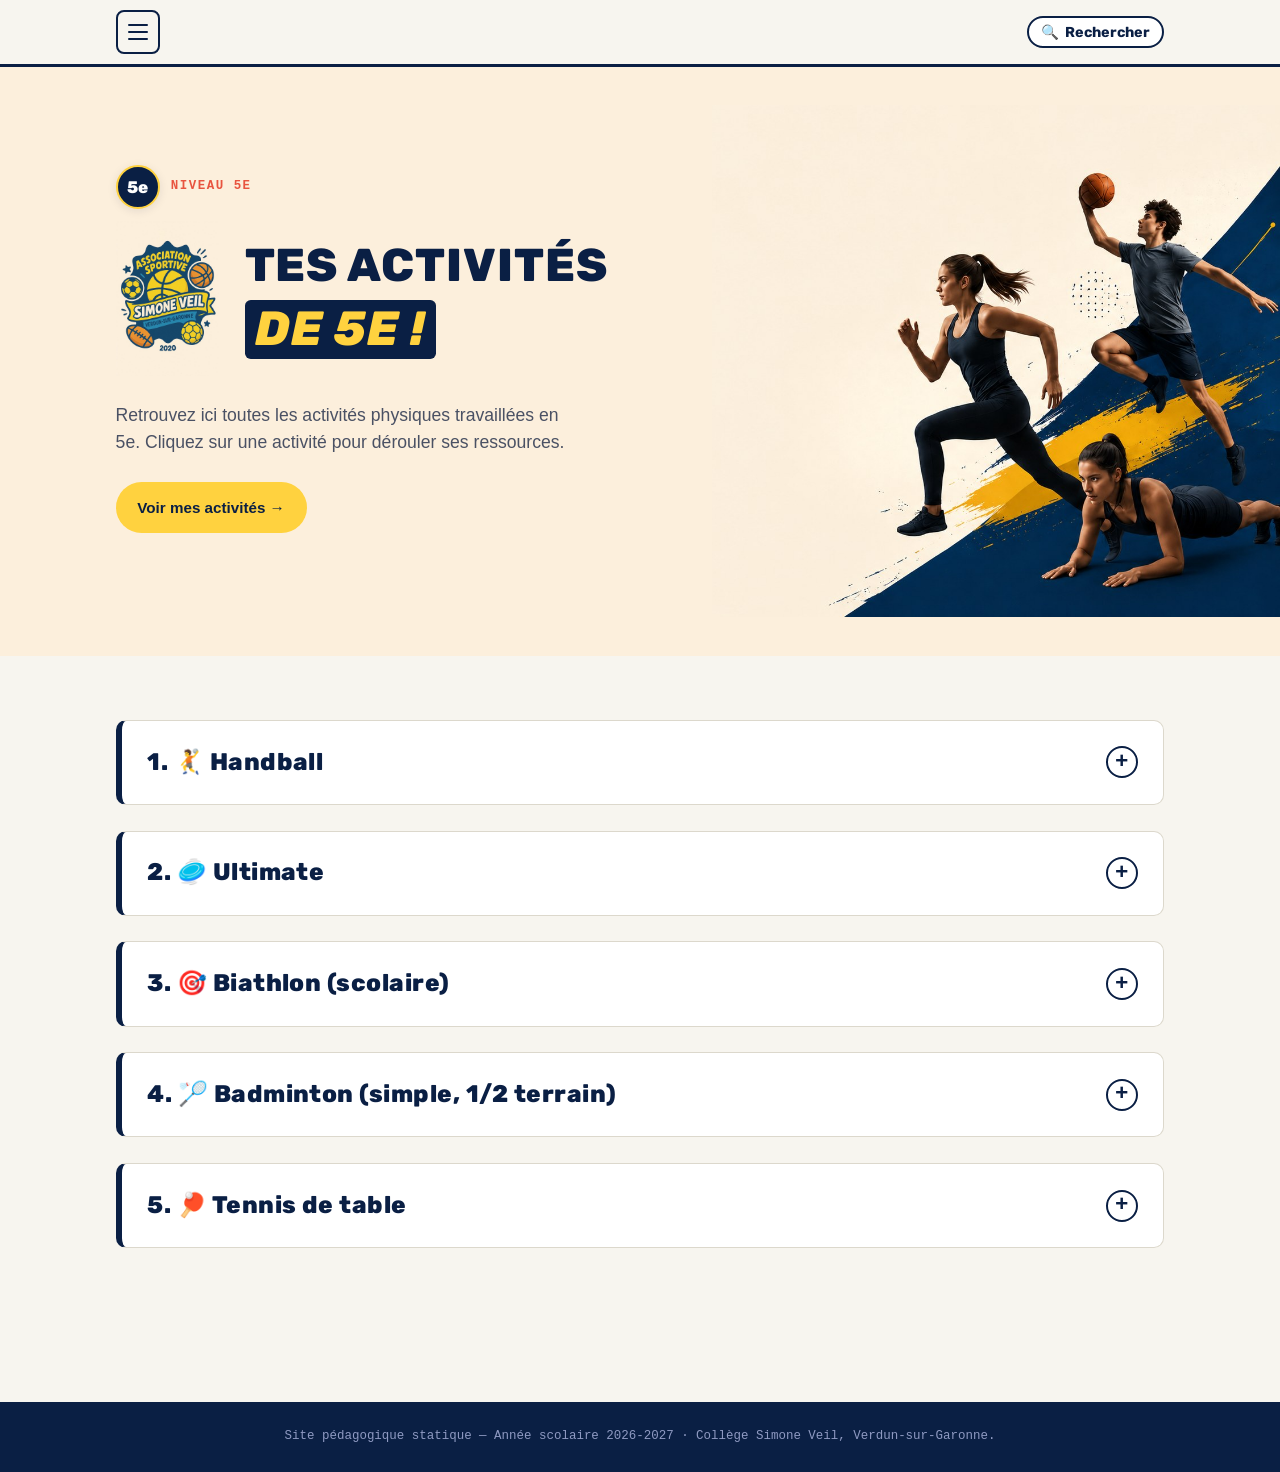
<file: niveau-5e.html>
<!DOCTYPE html>
<html lang="fr">
<head>
  <meta charset="UTF-8">
  <meta name="viewport" content="width=device-width, initial-scale=1.0">
  <title>Niveau 5e — Espace EPS</title>
  <meta name="description" content="Activités physiques de 5e : handball, ultimate, biathlon, badminton, tennis de table.">
  <!-- Police d'affichage "Rubik" (titres, dossards) chargee depuis Google Fonts.
       Le site reste utilisable sans elle : css/style.css prevoit une pile de
       polices systeme de secours si ce lien ne charge pas. -->
  <link rel="preconnect" href="https://fonts.googleapis.com">
  <link rel="preconnect" href="https://fonts.gstatic.com" crossorigin>
  <link href="https://fonts.googleapis.com/css2?family=Rubik:wght@500;700;800;900&display=swap" rel="stylesheet">
  <link rel="stylesheet" href="css/style.css">
</head>
<body>
  <a class="skip-link" href="#main-content">Aller au contenu principal</a>

  <header class="site-header">
    <div class="site-header__inner">
      <button class="nav-toggle" type="button" aria-expanded="false" aria-controls="main-nav">
        <span class="visually-hidden">Ouvrir le menu</span>
        <span class="nav-toggle__bar"></span>
        <span class="nav-toggle__bar"></span>
        <span class="nav-toggle__bar"></span>
      </button>
      <nav class="main-nav" id="main-nav" aria-label="Navigation principale">
        <ul class="main-nav__list">
          <li><a href="index.html">Accueil</a></li>
          <li><a href="eps-generale.html">Fonctionnement de l'EPS</a></li>
          <li><a href="niveau-6e.html">6ème</a></li>
          <li><a href="niveau-5e.html">5ème</a></li>
          <li><a href="niveau-4e.html">4ème</a></li>
          <li><a href="niveau-3e.html">3ème</a></li>
          <li><a href="culture-sportive.html">Culture Sportive</a></li>
          <li><a href="as-futsal.html">AS Futsal</a></li>
          <li><a href="prof-principal-6e.html">Mon entrée en 6ème</a></li>
        </ul>
      </nav>
    </div>
  </header>

  <main id="main-content">
    <!-- HERO — meme structure que sur les autres pages (voir index.html
         pour le detail des commentaires). Seuls le titre, le texte et
         le lien du bouton changent. -->
    <section class="site-hero">
      <div class="container site-hero__inner">
        <div class="site-hero__text">
          <div class="site-hero__kicker">
            <span class="dossard dossard--sm" aria-hidden="true">5e</span>
            <p class="eyebrow">Niveau 5e</p>
          </div>
          <div class="site-hero__lockup">
            <a class="site-hero__logo-link" href="index.html" aria-label="Retour à l'accueil">
              <img class="site-hero__logo" src="assets/logo-as-simone-veil.jpg" alt="">
            </a>
            <h1>
            <span class="hero-title__line1">Tes activités</span>
            <span class="hero-title__accent">de 5e !</span>
            </h1>
          </div>
          <p class="lede">Retrouvez ici toutes les activités physiques travaillées en 5e. Cliquez sur une activité pour dérouler ses ressources.</p>
          <p><a class="btn btn--primary" href="#handball-5e">Voir mes activités →</a></p>
        </div>
        <div class="site-hero__visual site-hero__visual--photo">
          <img src="assets/hero-sport.jpg"
               alt="Trois collégiens en action : course, basket et gainage."
               width="1400" height="901">
        </div>
      </div>
    </section>

    <section class="section">
      <div class="container">
        <!--
          ============================================================
          COMMENT MODIFIER CETTE PAGE ?
          Voir niveau-6e.html pour le détail des commentaires (structure
          des onglets, des vidéos et des quiz : le fonctionnement est
          rigoureusement identique sur cette page).
          ============================================================
        -->

        <!-- ==================================================
             ACTIVITE 1 — HANDBALL
             ================================================== -->
        <details class="activity-card" id="handball-5e">
          <summary>
            <h3>1. 🤾 Handball</h3>
            <span class="activity-card__toggle" aria-hidden="true">+</span>
          </summary>
          <div class="activity-card__body">

            <div class="essentiel">
              <p class="essentiel__title">⭐ L'essentiel en 3 points</p>
              <ol class="essentiel__list">
                <li><span class="essentiel__label">Ton objectif</span>Passer de la défense individuelle à la <strong>défense de zone</strong>, et en attaque faire des <strong>choix rapides</strong> : garder / avancer, ou fixer / passer.</li>
                <li><span class="essentiel__label">Comment tu es évalué</span>En match, sur ton jeu en <strong>attaque</strong>, en <strong>défense</strong>, sur ton <strong>co-arbitrage</strong> et sur ton <strong>fair-play</strong> (gérer tes émotions, même dans la défaite).</li>
                <li><span class="essentiel__label">La clé pour progresser</span><strong>Communique</strong> avec tes partenaires pour glisser d'une zone à l'autre, et <strong>reviens systématiquement en zone</strong> dès que ton équipe perd le ballon.</li>
              </ol>
            </div>

            <div class="rubrique-tabs" role="tablist" aria-label="Sous-rubriques : Handball">
              <button type="button" class="rubrique-tab" role="tab" aria-controls="handball-5e-acquisitions">✅ Acquisitions</button>
              <button type="button" class="rubrique-tab" role="tab" aria-controls="handball-5e-lexique">📖 Lexique</button>
              <button type="button" class="rubrique-tab" role="tab" aria-controls="handball-5e-regles">🏳️ Règlement</button>
              <button type="button" class="rubrique-tab" role="tab" aria-controls="handball-5e-autoeval">🧮 Auto-évaluation</button>
              <button type="button" class="rubrique-tab" role="tab" aria-controls="handball-5e-evaluation">📊 Évaluation</button>
              <button type="button" class="rubrique-tab" role="tab" aria-controls="handball-5e-videos">🎥 Vidéos</button>
              <button type="button" class="rubrique-tab" role="tab" aria-controls="handball-5e-quiz">🧠 Quiz</button>
              <button type="button" class="rubrique-tab" role="tab" aria-controls="handball-5e-attendus">🎯 Attendus</button>
            </div>

            <section class="rubrique" id="handball-5e-acquisitions">
              <h4>✅ Acquisitions prioritaires</h4>

              <p><strong>Le joueur en défense</strong></p>
              <ul>
                <li>Comprendre et occuper une zone du terrain plutôt que suivre un adversaire désigné : la <span class="surligne">défense de zone</span>.</li>
                <li>Revenir systématiquement en zone après une perte de balle (<span class="surligne">repli défensif</span>), en regardant le ballon pour s'orienter.</li>
                <li><strong>Communiquer</strong> avec ses partenaires pour glisser d'une zone à l'autre selon les déplacements adverses.</li>
                <li>Être capable, ponctuellement, de <strong>presser</strong> un <strong>porteur de balle</strong> tout en gardant son équipe organisée.</li>
              </ul>

              <p><strong>Le joueur en attaque</strong></p>
              <ul>
                <li><strong>Porteur du ballon (PB)</strong> : faire des choix rapides et pertinents (garder/avancer ou fixer/passer) pour construire une attaque plutôt que forcer un tir individuel.</li>
                <li><strong>Porteur du ballon (PB)</strong> : après une passe, re-proposer immédiatement une nouvelle solution pour continuer à faire progresser son équipe.</li>
                <li><strong>Non-porteur du ballon (NPB)</strong> : se déplacer utilement pour créer un espace dans la <span class="surligne">défense de zone</span> adverse et permettre d'aller au tir favorablement.</li>
                <li><strong>Non-porteur du ballon (NPB)</strong> : être réactif et ne pas gêner le <strong>porteur de balle</strong>.</li>
              </ul>

              <p><strong>Le co-arbitre</strong></p>
              <p>Co-arbitrer une rencontre en connaissant et en faisant appliquer le <strong>règlement</strong> (voir l'onglet <strong>« Règlement »</strong>), en s'affirmant dans ses décisions.</p>

              <p><strong>Le joueur fair-play</strong></p>
              <ul>
                <li><strong>Gérer ses émotions</strong> tout au long du match, y compris dans les moments de tension ou après une défaite.</li>
                <li>Garder une attitude stable et respectueuse envers ses partenaires, ses adversaires et les co-arbitres.</li>
              </ul>
            </section>

            <section class="rubrique" id="handball-5e-lexique">
              <h4>📖 Lexique</h4>
              <dl class="lexique">
                <dt>Défense de zone</dt><dd>Organisation défensive où chaque joueur occupe et défend un secteur du terrain plutôt qu'un adversaire désigné.</dd>
                <dt>Glisser</dt><dd>Se déplacer d'une zone défensive à une autre pour suivre le ballon, en communiquant avec ses partenaires.</dd>
                <dt>Presseur</dt><dd>Défenseur qui vient ponctuellement gêner le porteur de balle sans quitter l'organisation collective.</dd>
                <dt>PB / NPB</dt><dd>Porteur du Ballon / Non-Porteur du Ballon.</dd>
                <dt>Co-arbitrage</dt><dd>Arbitrage assuré à tour de rôle par les élèves eux-mêmes.</dd>
                <dt>Attaque construite</dt><dd>Attaque organisée par des choix collectifs (passes, démarquages) plutôt que par des tentatives individuelles.</dd>
              </dl>

              <div class="fun-fact">
                <span class="dossard dossard--sm fun-fact__badge" aria-hidden="true">⏱️</span>
                <div class="fun-fact__body">
                  <p class="fun-fact__label">Le savais-tu ?</p>
                  <p>Au handball, le <strong>gardien</strong> a le droit de sortir de sa zone et de jouer comme un joueur de champ — mais dès qu'il en sort, il perd tous ses privilèges : plus le droit de toucher le ballon avec les pieds, ni de le reprendre après l'avoir posé.</p>
                </div>
              </div>
            </section>

            <section class="rubrique" id="handball-5e-regles">
              <h4>🏳️ Règlement</h4>
              <p>
                🎬 Regarde la vidéo, puis relis les points essentiels juste en dessous.
                <strong>Tout ce qu'il faut retenir est écrit dans le texte</strong> : si tu n'as pas
                envie de regarder la vidéo, le texte suffit.
              </p>
              <!-- MODIFIER ICI : pour changer la video, remplacez l'identifiant qui suit
                   "/embed/" par celui de la nouvelle video (ce qui suit "youtu.be/" ou
                   "watch?v=" dans son adresse YouTube). -->
              <div class="video-embed">
                <iframe src="https://www.youtube-nocookie.com/embed/jXT7UJ1wOlY"
                        title="Règlement et technique de base du handball"
                        loading="lazy"
                        allow="accelerometer; clipboard-write; encrypted-media; gyroscope; picture-in-picture"
                        allowfullscreen></iframe>
              </div>
              <p class="video-source">▶️ La vidéo se lit directement ici : tu n'as pas besoin d'aller sur YouTube.</p>

              <p><strong>♻️ Ce que tu connais déjà (rappel de la 6e)</strong></p>
              <ul>
                <li><strong>3 pas maximum</strong> avec le ballon en main, puis il faut dribbler, passer ou tirer.</li>
                <li>Une fois le dribble arrêté, <strong>pas de reprise de dribble</strong>.</li>
                <li>La <strong>zone des 6 m</strong> est réservée au gardien.</li>
                <li><strong>Aucun contact</strong> : ni tirer le maillot, ni ceinturer, ni pousser, ni frapper le bras du tireur.</li>
              </ul>

              <p><strong>🤾 Les gestes techniques de base</strong></p>
              <ul>
                <li><strong>La passe à bras cassé</strong> : le coude passe <span class="surligne">au-dessus de l'épaule</span>, le pied opposé au bras lanceur est devant, et je finis mon geste vers ma cible.</li>
                <li><strong>La passe à rebond</strong> : je la joue quand un défenseur est sur la trajectoire ; la balle rebondit <strong>aux pieds</strong> de mon partenaire.</li>
                <li><strong>Le tir en suspension</strong> : je saute vers l'avant, je monte le bras pendant le saut et je tire <strong>au point le plus haut</strong>, avant de retomber.</li>
                <li><strong>Le dribble</strong> : la main pousse le ballon vers le sol, je garde la <strong>tête levée</strong> pour voir le jeu.</li>
                <li><strong>La position défensive</strong> : jambes fléchies, bras fléchis, je me place <strong>entre mon adversaire et le but</strong>.</li>
              </ul>

              <p><strong>🚩 Les remises en jeu</strong></p>
              <ul>
                <li><strong>Engagement</strong> au centre en début de match et après chaque but.</li>
                <li><strong>Touche</strong> avec un pied sur la ligne quand le ballon sort sur le côté.</li>
                <li><strong>Renvoi du gardien</strong> quand le ballon sort derrière ou entre dans la zone.</li>
              </ul>

              <p><strong>🟨 Les sanctions</strong></p>
              <ul>
                <li><strong>Jet franc</strong> : on rejoue à l'endroit de la faute, les défenseurs se placent à 3 m.</li>
                <li><strong>Jet de 7 m (penalty)</strong> : quand une faute empêche une occasion de but évidente.</li>
                <li><strong>Avertissement</strong> (carton jaune) pour une faute répétée ou antisportive, puis <strong>2 minutes d'exclusion</strong>, puis <strong>disqualification</strong> (carton rouge) si cela recommence.</li>
              </ul>

              <div class="regle-college">
                <p class="regle-college__title">🏫 Au collège, on adapte</p>
                <ul>
                  <li>On joue en <strong>5 contre 5</strong> : <strong>1 gardien + 4 joueurs de champ</strong>.</li>
                  <li>Le porteur de balle a <strong>5 secondes</strong> pour faire sa passe.</li>
                  <li>Cette année, on travaille la <strong>défense de zone</strong> : je surveille un <strong>secteur du terrain</strong> plutôt qu'un adversaire désigné.</li>
                </ul>
              </div>
            </section>

            <section class="rubrique" id="handball-5e-autoeval">
              <h4>🧮 Auto-évaluation</h4>
              <p>Pour chaque critère, choisis le niveau de maîtrise qui te correspond le mieux. Tu obtiendras une estimation de ta note sur 20.</p>
              <div class="autoeval" data-autoeval-id="handball-5e">
                <div class="autoeval-criteria"></div>
                <button type="button" class="btn btn--primary autoeval-submit">Calculer mon score</button>
                <div class="autoeval-result" role="status" hidden></div>
              </div>
              <script>
                window.AUTOEVAL_DATA = window.AUTOEVAL_DATA || {};
                window.AUTOEVAL_DATA['handball-5e'] = [
                  { role: "Le joueur en défense", critere: "Organisation de la défense de zone", eleve: "Tenir ma zone en défense", tiers: [
                    { label: "Maîtrise insuffisante", points: 1, desc: "Je ne participe pas à la défense en zone, je reste devant malgré les sollicitations." },
                    { label: "Maîtrise fragile", points: 2, desc: "Je reviens en zone sans regarder le ballon, j'ai besoin d'être guidé en permanence." },
                    { label: "Maîtrise satisfaisante", points: 3, desc: "Je reviens en zone mais je communique peu pour glisser, ou j'ai un temps de retard tout en restant efficace." },
                    { label: "Très bonne maîtrise", points: 4, desc: "Je reviens toujours en zone (ou en presseur) et je place mon équipe en communiquant." }
                  ]},
                  { role: "Le joueur en attaque", critere: "PB — Choix : est capable de réaliser une attaque construite", eleve: "Avec le ballon : construire l'attaque avec mon équipe", tiers: [
                    { label: "Maîtrise insuffisante", points: 1, desc: "Je ne m'implique pas dans le jeu collectif." },
                    { label: "Maîtrise fragile", points: 2, desc: "Je reste en retrait, je manque de réactivité et de rapidité sur mes choix de passes ou de dribbles." },
                    { label: "Maîtrise satisfaisante", points: 3, desc: "Je suis un bon atout mais je reste sur mon individualité, mes tirs sont forcés et pas toujours favorables." },
                    { label: "Très bonne maîtrise", points: 4, desc: "Mes choix sont pertinents et rapides, je re-propose une solution après ma passe pour aider mon équipe à aller au tir." }
                  ]},
                  { role: "Le joueur en attaque", critere: "NPB — Participation à la progression rapide du ballon", eleve: "Sans le ballon : aider mon équipe à avancer vite", tiers: [
                    { label: "Maîtrise insuffisante", points: 1, desc: "Je ne me déplace pas, voire je gêne le porteur de balle." },
                    { label: "Maîtrise fragile", points: 2, desc: "Mes déplacements sont trop discrets, je ne permets pas à mon équipe de créer des espaces." },
                    { label: "Maîtrise satisfaisante", points: 3, desc: "Mes déplacements sont pertinents mais avec un petit manque de réactivité." },
                    { label: "Très bonne maîtrise", points: 4, desc: "Je propose des solutions pertinentes pour créer un espace dans la défense de zone adverse et aller tirer favorablement." }
                  ]},
                  { role: "Le co-arbitre", critere: "Maîtrise des règles du jeu et de l'auto-arbitrage", eleve: "Connaître les règles et arbitrer moi-même", tiers: [
                    { label: "Maîtrise insuffisante", points: 1, desc: "Je suis absent du match ou je cherche à imposer mon autorité et mes décisions." },
                    { label: "Maîtrise fragile", points: 2, desc: "Ma connaissance du règlement est incomplète et/ou je suis influençable, je ne m'affirme pas pendant le match." },
                    { label: "Maîtrise satisfaisante", points: 3, desc: "Je connais et je fais appliquer les principales règles." },
                    { label: "Très bonne maîtrise", points: 4, desc: "J'arbitre avec précision et je contribue à assurer un climat serein." }
                  ]},
                  { role: "Le joueur fair-play", critere: "Gestion des émotions", eleve: "Gérer mes émotions pendant le match", tiers: [
                    { label: "Maîtrise insuffisante", points: 0.5, desc: "Mon attitude est à revoir, je quitte le match." },
                    { label: "Maîtrise fragile", points: 1, desc: "Mon attitude est trop changeante, je gère mal mes émotions." },
                    { label: "Maîtrise satisfaisante", points: 1.5, desc: "Mon attitude est correcte malgré quelques remarques pour me remobiliser." },
                    { label: "Très bonne maîtrise", points: 2, desc: "Mon attitude est irréprochable durant tout le cycle, je gère parfaitement mes émotions." }
                  ]}
                ];
              </script>
            </section>

            <section class="rubrique" id="handball-5e-evaluation">
              <h4>📊 Modalités d'évaluation</h4>
              <p><strong>Grille d'évaluation — Handball 5e</strong></p>
              <div class="table-wrap">
                <table class="eval-grid">
                  <thead><tr><th>Rôle à jouer</th><th>Critère</th><th class="mastery-insuffisante">Maîtrise insuffisante</th><th class="mastery-fragile">Maîtrise fragile</th><th class="mastery-satisfaisante">Maîtrise satisfaisante</th><th class="mastery-excellente">Très bonne maîtrise</th></tr></thead>
                  <tbody>
                    <tr>
                      <td class="role-critere" rowspan="2">Le joueur en défense<br><span class="text-mono">/6</span></td>
                      <td class="role-critere" rowspan="2">Organisation de la défense de zone</td>
                      <td class="col-insuffisante">L'élève ne participe pas à la défense en zone, reste devant malgré les sollicitations</td>
                      <td class="col-fragile">L'élève revient en zone sans regarder le ballon, il a besoin d'être guidé en permanence et malgré cela, a du mal à trouver ses repères</td>
                      <td class="col-satisfaisante">L'élève revient en zone mais manque de communication pour glisser ou temps de retard mais présent et efficace</td>
                      <td class="col-excellente">L'élève revient toujours en zone ou en presseur et place son équipe en conséquence (communication)</td>
                    </tr>
                    <tr class="pts-row"><td class="col-insuffisante">1 pt</td><td class="col-fragile">2 pts</td><td class="col-satisfaisante">3 pts</td><td class="col-excellente">4 pts</td></tr>
                    <tr>
                      <td class="role-critere" rowspan="4">Le joueur en attaque<br><span class="text-mono">/8</span></td>
                      <td class="role-critere" rowspan="2">PB — Choix : est capable de réaliser une attaque construite</td>
                      <td class="col-insuffisante">Élève qui ne s'implique pas dans le collectif</td>
                      <td class="col-fragile">Élève qui reste en retrait, manque de réactivité et de rapidité sur les choix de passes ou de dribbles</td>
                      <td class="col-satisfaisante">Élève qui est un bon atout mais qui reste uniquement sur son individualité. Tirs forcés pas toujours en situation favorable</td>
                      <td class="col-excellente">Choix pertinents et rapides et re-propose une solution après sa passe ce qui permet à son équipe d'aller au tir</td>
                    </tr>
                    <tr class="pts-row"><td class="col-insuffisante">1 pt</td><td class="col-fragile">2 pts</td><td class="col-satisfaisante">3 pts</td><td class="col-excellente">4 pts</td></tr>
                    <tr>
                      <td class="role-critere" rowspan="2">NPB — Participation à la progression rapide du ballon</td>
                      <td class="col-insuffisante">Pas de déplacements voire gêne le porteur de balle</td>
                      <td class="col-fragile">Déplacements trop discrets, ne permet pas à son équipe de créer des espaces</td>
                      <td class="col-satisfaisante">Déplacements pertinents mais avec un petit manque de réactivité</td>
                      <td class="col-excellente">L'élève propose des solutions pertinentes pour créer un espace dans la défense de zone pour aller tirer favorablement</td>
                    </tr>
                    <tr class="pts-row"><td class="col-insuffisante">1 pt</td><td class="col-fragile">2 pts</td><td class="col-satisfaisante">3 pts</td><td class="col-excellente">4 pts</td></tr>
                    <tr>
                      <td class="role-critere" rowspan="2">Le co-arbitre<br><span class="text-mono">/4</span></td>
                      <td class="role-critere" rowspan="2">Maîtrise des règles du jeu et de l'auto-arbitrage</td>
                      <td class="col-insuffisante">« Le passif ou perturbateur » — Absent du match ou cherche à imposer son autorité et ses décisions</td>
                      <td class="col-fragile">« L'assisté ou l'influençable » — Sa connaissance du règlement est parcellaire et/ou il est influençable (ne s'affirme pas pendant le match)</td>
                      <td class="col-satisfaisante">« L'handballeur » — Connaît et fait appliquer les principales règles</td>
                      <td class="col-excellente">« L'handballeur expert » — Arbitrage des règles précises, fait assurer un climat serein</td>
                    </tr>
                    <tr class="pts-row"><td class="col-insuffisante">1 pt</td><td class="col-fragile">2 pts</td><td class="col-satisfaisante">3 pts</td><td class="col-excellente">4 pts</td></tr>
                    <tr>
                      <td class="role-critere" rowspan="2">Le joueur fair-play<br><span class="text-mono">/2</span></td>
                      <td class="role-critere" rowspan="2">Gestion des émotions</td>
                      <td class="col-insuffisante">Attitude à revoir, l'élève quitte le match</td>
                      <td class="col-fragile">Attitude trop changeante, gestion des émotions trop compliquée</td>
                      <td class="col-satisfaisante">Attitude correcte malgré quelques remarques pour se remobiliser sur le match</td>
                      <td class="col-excellente">Attitude irréprochable durant le cycle, gestion des émotions parfaites</td>
                    </tr>
                    <tr class="pts-row"><td class="col-insuffisante">0,5 pt</td><td class="col-fragile">1 pt</td><td class="col-satisfaisante">1,5 pt</td><td class="col-excellente">2 pts</td></tr>
                  </tbody>
                </table>
              </div>
            </section>

            <section class="rubrique" id="handball-5e-videos">
              <h4>🎥 Vidéos de démonstration</h4>
              <p>Les deux points travaillés cette année : la défense de zone et le tir en suspension.</p>
              <!-- MODIFIER ICI : pour changer une video, remplacez l'identifiant qui suit
                   "/embed/" par celui de la nouvelle video (ce qui suit "youtu.be/",
                   "watch?v=" ou "shorts/" dans son adresse YouTube). -->
              <div class="video-gallery">
                <figure>
                  <figcaption>🛡️ La défense de zone</figcaption>
                  <div class="video-embed">
                    <iframe src="https://www.youtube-nocookie.com/embed/w2BHgA6xWH8"
                            title="La défense de zone"
                            loading="lazy"
                            allow="accelerometer; clipboard-write; encrypted-media; gyroscope; picture-in-picture"
                            allowfullscreen></iframe>
                  </div>
                </figure>
                <figure>
                  <figcaption>🤾 Le tir en suspension</figcaption>
                  <div class="video-embed">
                    <iframe src="https://www.youtube-nocookie.com/embed/zls5A1rCvr0"
                            title="Le tir en suspension"
                            loading="lazy"
                            allow="accelerometer; clipboard-write; encrypted-media; gyroscope; picture-in-picture"
                            allowfullscreen></iframe>
                  </div>
                </figure>
              </div>
            </section>

            <section class="rubrique" id="handball-5e-quiz">
              <h4>🧠 Quiz d'entraînement</h4>
              <div class="quiz" data-quiz-id="handball-5e">
                <div class="quiz-questions"></div>
                <button type="button" class="btn btn--primary quiz-submit">Valider mes réponses</button>
                <div class="quiz-result" role="status" hidden></div>
              </div>
              <script>
                window.QUIZ_DATA = window.QUIZ_DATA || {};
                window.QUIZ_DATA['handball-5e'] = [
                  { question: "Dans une passe à bras cassé, où passe le coude ?", options: ["En dessous de l'épaule", "Au-dessus de l'épaule", "Collé contre le corps"], correct: 1 },
                  { question: "Quand joues-tu une passe à rebond ?", options: ["Quand un défenseur est sur la trajectoire", "Quand ton partenaire est très loin", "Quand tu es dans la zone"], correct: 0 },
                  { question: "Dans un tir en suspension, à quel moment lâches-tu le ballon ?", options: ["Juste avant de sauter", "Au point le plus haut du saut", "En retombant au sol"], correct: 1 },
                  { question: "En position défensive, où dois-tu te placer ?", options: ["Derrière ton adversaire", "Entre ton adversaire et le but", "À côté du gardien"], correct: 1 },
                  { question: "Au collège, combien de temps as-tu pour faire ta passe ?", options: ["3 secondes", "5 secondes", "8 secondes"], correct: 1 },
                  { question: "La défense de zone, c'est :", options: ["Suivre un adversaire désigné partout", "Surveiller un secteur du terrain", "Rester dans la zone des 6 m"], correct: 1 },
                  { question: "Pendant ton dribble, où dois-tu regarder ?", options: ["Le ballon", "Devant toi, tête levée", "Tes pieds"], correct: 1 },
                  { question: "Quelle sanction pour une faute qui empêche une occasion de but évidente ?", options: ["Une touche", "Un jet franc", "Un jet de 7 m"], correct: 2 },
                ];
              </script>
            </section>

            <section class="rubrique" id="handball-5e-attendus">
              <h4>🎯 Les attendus</h4>
              <p class="callout callout--neutral">Ce document ne fournissait que la grille d'évaluation ; les attendus, acquisitions et règles ci-dessous ont été rédigés à partir des critères de cette grille et de la progression logique depuis le niveau 6e.</p>
              <p><strong>À la fin de cette séquence, tu devras être capable de :</strong></p>
              <p>
                En poursuite du travail engagé en 6e sur la défense individuelle, organiser
                collectivement une défense de zone qui oblige les joueurs à occuper un secteur du
                terrain plutôt qu'un adversaire désigné, en communiquant pour glisser d'une zone à
                l'autre. En attaque, faire des choix rapides et pertinents (garder/avancer ou
                fixer/passer) pour construire une attaque collective, et se rendre disponible pour
                faire progresser rapidement le ballon. Co-arbitrer une rencontre de manière autonome
                et gérer ses émotions dans le jeu comme dans la défaite.
              </p>
              <div class="table-wrap">
                <table>
                  <thead><tr><th>Rôle à jouer</th><th>Lien avec le socle commun</th></tr></thead>
                  <tbody>
                    <tr><td>Le joueur en défense</td><td>Coopérer et réaliser des projets (domaine 2) / Pratiquer des APSA et acquérir des techniques spécifiques pour être plus efficace (domaine 1)</td></tr>
                    <tr><td>Le joueur en attaque</td><td>Pratiquer des APSA et acquérir des techniques spécifiques pour être plus efficace (domaine 1)</td></tr>
                    <tr><td>Le co-arbitre</td><td>Faire preuve de responsabilité, respecter les règles de la vie collective, s'engager et prendre des initiatives (domaine 3)</td></tr>
                    <tr><td>Le joueur fair-play</td><td>Maîtriser l'expression de sa sensibilité et de ses opinions, respecter celles des autres (domaine 3)</td></tr>
                  </tbody>
                </table>
              </div>
            
</section>

          </div>
        </details>

        <!-- ==================================================
             ACTIVITE 2 — ULTIMATE
             ================================================== -->
        <details class="activity-card" id="ultimate-5e">
          <summary>
            <h3>2. 🥏 Ultimate</h3>
            <span class="activity-card__toggle" aria-hidden="true">+</span>
          </summary>
          <div class="activity-card__body">

            <div class="essentiel">
              <p class="essentiel__title">⭐ L'essentiel en 3 points</p>
              <ol class="essentiel__list">
                <li><span class="essentiel__label">Ton objectif</span>Maîtriser <strong>le revers ET le coup droit</strong> pour faire progresser vite le disque, et te démarquer par des <strong>appels et contre-appels</strong>.</li>
                <li><span class="essentiel__label">Comment tu es évalué</span>En match, sur ton attaque, sur ta <strong>défense individuelle tenue tout le match</strong> (et tout le tournoi), et sur ton <strong>auto-arbitrage</strong> par le dialogue.</li>
                <li><span class="essentiel__label">La clé pour progresser</span>Sois <strong>immédiatement réactif au turnover</strong> : dès que le disque change de camp, tu changes de statut sans temps mort.</li>
              </ol>
            </div>

            <div class="rubrique-tabs" role="tablist" aria-label="Sous-rubriques : Ultimate">
              <button type="button" class="rubrique-tab" role="tab" aria-controls="ultimate-5e-acquisitions">✅ Acquisitions</button>
              <button type="button" class="rubrique-tab" role="tab" aria-controls="ultimate-5e-lexique">📖 Lexique</button>
              <button type="button" class="rubrique-tab" role="tab" aria-controls="ultimate-5e-regles">🏳️ Règlement</button>
              <button type="button" class="rubrique-tab" role="tab" aria-controls="ultimate-5e-autoeval">🧮 Auto-évaluation</button>
              <button type="button" class="rubrique-tab" role="tab" aria-controls="ultimate-5e-evaluation">📊 Évaluation</button>
              <button type="button" class="rubrique-tab" role="tab" aria-controls="ultimate-5e-videos">🎥 Vidéos</button>
              <button type="button" class="rubrique-tab" role="tab" aria-controls="ultimate-5e-quiz">🧠 Quiz</button>
              <button type="button" class="rubrique-tab" role="tab" aria-controls="ultimate-5e-attendus">🎯 Attendus</button>
            </div>

            <section class="rubrique" id="ultimate-5e-acquisitions">
              <h4>✅ Acquisitions prioritaires</h4>

              <p><strong>Le joueur en attaque</strong></p>
              <ul>
                <li>Élargir sa panoplie de passes : après le revers et le coup droit, apprendre le <span class="surligne">revers tête</span> pour passer par-dessus un défenseur qui bloque les deux côtés.</li>
                <li>Participer activement à l'attaque en <strong>limitant les déchets</strong> (passes perdues) ; dépasser la maîtrise basique du seul <strong>revers</strong> pour utiliser aussi le <strong>coup droit</strong>.</li>
                <li><strong>Prendre l'information</strong> rapidement et transmettre des passes précises <span class="surligne">dans la course du non-porteur de disque</span>.</li>
                <li>Se démarquer avec mobilité, en réalisant des <strong>appels et contre-appels</strong> pour sortir du marquage du défenseur.</li>
                <li>S'adapter aux déplacements de ses partenaires et <strong>demander le disque dans sa course</strong>.</li>
              </ul>

              <p><strong>Le joueur en attaque et en défense</strong></p>
              <ul>
                <li>Être très réactif lors de chaque <span class="surligne">turnover</span> : changer immédiatement de statut (d'attaquant à défenseur, ou l'inverse) <strong>sans temps mort</strong>.</li>
                <li>Enchaîner sur une <span class="surligne">contre-attaque</span> dès la récupération du disque : c'est <strong>juste après le turnover</strong> que la défense adverse est la plus désorganisée.</li>
                <li>Pour que la contre-attaque marche : le <strong>receveur part vers l'avant</strong> pendant que le nouveau porteur cherche <strong>la passe longue</strong>, sans attendre que tout le monde soit replacé.</li>
              </ul>

              <p><strong>L'équipe en défense</strong></p>
              <ul>
                <li>Organiser et maintenir une <span class="surligne">défense individuelle</span> sans « trous », de façon permanente sur un match, puis sur un tournoi entier.</li>
                <li><strong>Se replacer vite</strong> après avoir perdu le disque, pour ne pas subir à son tour la contre-attaque adverse.</li>
              </ul>

              <p><strong>L'auto-arbitre</strong></p>
              <p>Auto-arbitrer une rencontre en connaissant et en appliquant les règles principales (voir l'onglet <strong>« Règlement »</strong>), en privilégiant le dialogue pour contribuer à un climat serein plutôt que d'imposer ses décisions.</p>
            </section>

            <section class="rubrique" id="ultimate-5e-lexique">
              <h4>📖 Lexique</h4>
              <dl class="lexique">
                <dt>Appel / contre-appel</dt>
                <dd>
                  Un <strong>appel</strong>, c'est partir dans une direction pour demander le disque. Un
                  <strong>contre-appel</strong>, c'est <span class="surligne">repartir aussitôt dans l'autre
                  sens</span> : ton défenseur suit ton premier départ, et ce brusque changement de direction
                  le laisse sur place. Le secret, c'est le <strong>changement de rythme</strong> : tu ralentis,
                  puis tu relances d'un coup.
                </dd>
                <dt>Revers tête</dt>
                <dd>
                  Une passe lancée <strong>au-dessus de la tête</strong>, bras au-dessus de l'épaule, le disque
                  presque à plat. Elle sert à <span class="surligne">passer par-dessus le défenseur</span>
                  quand il bloque à la fois le côté du revers et celui du coup droit. La passe retombe alors
                  derrière lui, dans la course de ton partenaire.
                </dd>
                <dt>Contre-attaque</dt><dd>Attaque lancée <strong>tout de suite après avoir récupéré le disque</strong>, pendant que l'équipe adverse est encore désorganisée. C'est le moment le plus favorable pour marquer.</dd>
                <dt>Turnover</dt><dd>Changement de possession du disque (interception, disque tombé, faute, 10 secondes dépassées).</dd>
                <dt>Défense individuelle permanente</dt><dd>Défense sur un adversaire attitré, maintenue sans interruption sur tout un match ou un tournoi.</dd>
                <dt>Auto-arbitrage</dt><dd>Arbitrage assuré par les joueurs eux-mêmes, basé sur le dialogue et le respect du règlement.</dd>
                <dt>Pied de pivot</dt><dd>Pied qui reste fixe au sol pendant qu'on manie le disque.</dd>
              </dl>

              <div class="fun-fact">
                <span class="dossard dossard--sm fun-fact__badge" aria-hidden="true">⏱️</span>
                <div class="fun-fact__body">
                  <p class="fun-fact__label">Le savais-tu ?</p>
                  <p>Le frisbee est né dans les années 1940 grâce aux étudiants américains qui s'amusaient à se lancer… les <strong>moules à tarte vides</strong> de la boulangerie <em>Frisbie Pie Company</em>. Le nom du sport vient directement de ces moules.</p>
                </div>
              </div>
            </section>

            <section class="rubrique" id="ultimate-5e-regles">
              <h4>🏳️ Règlement</h4>
              <p>
                🎬 Regarde la vidéo, puis relis les points essentiels juste en dessous.
                <strong>Tout ce qu'il faut retenir est écrit dans le texte</strong> : si tu n'as pas
                envie de regarder la vidéo, le texte suffit.
              </p>
              <!-- MODIFIER ICI : pour changer la video, remplacez l'identifiant qui suit
                   "/embed/" par celui de la nouvelle video (ce qui suit "youtu.be/" ou
                   "watch?v=" dans son adresse YouTube). -->
              <div class="video-embed">
                <iframe src="https://www.youtube-nocookie.com/embed/uvTje3YdzCI"
                        title="Le règlement de l'ultimate"
                        loading="lazy"
                        allow="accelerometer; clipboard-write; encrypted-media; gyroscope; picture-in-picture"
                        allowfullscreen></iframe>
              </div>
              <p class="video-source">▶️ La vidéo se lit directement ici : tu n'as pas besoin d'aller sur YouTube.</p>

              <p><strong>🥏 Le principe du jeu</strong></p>
              <ul>
                <li>Deux équipes s'affrontent : on marque <strong>1 point</strong> en <span class="surligne">réceptionnant le disque dans la zone d'en-but adverse</span>.</li>
                <li>Le disque progresse <strong>uniquement par des passes</strong> : <strong>le porteur de disque n'a pas le droit de courir</strong>.</li>
                <li>Après chaque point, les équipes changent de côté et l'équipe qui a encaissé engage.</li>
              </ul>

              <p><strong>⏱️ Quand j'ai le disque</strong></p>
              <ul>
                <li>Je dois garder <strong>un pied fixe au sol</strong> : c'est le <strong>pied de pivot</strong>. L'autre pied peut bouger pour me tourner.</li>
                <li>J'ai <strong>10 secondes</strong> pour faire ma passe. Mon défenseur les compte <strong>à voix haute</strong> : c'est le « marquage ».</li>
                <li>Mon défenseur doit rester à <strong>1 m de distance</strong> (la largeur d'un disque).</li>
              </ul>

              <p><strong>🚫 Le non-contact</strong></p>
              <ul>
                <li>L'ultimate est un sport <strong>sans aucun contact</strong> : tout contact est une faute.</li>
                <li>Un défenseur <strong>n'a pas le droit d'arracher</strong> le disque des mains du porteur.</li>
              </ul>

              <p><strong>🔄 Le turnover : quand le disque change de camp</strong></p>
              <ul>
                <li>Le disque tombe <strong>au sol</strong>.</li>
                <li>Le disque sort <strong>en dehors du terrain</strong>.</li>
                <li>Le porteur dépasse les <strong>10 secondes</strong>.</li>
                <li>Un défenseur <strong>bâche</strong> le disque : il le contre en vol et le fait tomber au sol.</li>
              </ul>
              <p>Dans tous les cas, le disque change de camp <strong>immédiatement, sur place</strong> : il n'y a pas d'arrêt de jeu. Il faut donc <strong>changer de statut tout de suite</strong>, d'attaquant à défenseur ou l'inverse.</p>

              <p><strong>⚖️ L'auto-arbitrage</strong></p>
              <ul>
                <li>Il n'y a <strong>pas d'arbitre</strong> : ce sont <strong>les joueurs eux-mêmes</strong> qui signalent leurs fautes.</li>
                <li>En cas de désaccord, on <strong>discute calmement</strong>. Si personne ne se met d'accord, le disque revient au <strong>dernier lanceur</strong>.</li>
                <li>Le respect de l'adversaire (l'« <strong>esprit du jeu</strong> ») fait partie du règlement, au même titre que les autres règles.</li>
              </ul>

              <div class="regle-college">
                <p class="regle-college__title">🏫 Au collège, en 5e</p>
                <ul>
                  <li><span class="surligne">Cette année, <strong>seule la bâche</strong> compte pour récupérer le disque</span> : le défenseur doit <strong>contrer le disque en vol et le faire tomber au sol</strong>.</li>
                  <li>On poursuit l'<strong>auto-arbitrage</strong> commencé en 6e, en privilégiant le <strong>dialogue</strong> pour régler les litiges.</li>
                  <li>La <strong>défense individuelle</strong> doit tenir sur tout le match, et pas seulement sur quelques actions.</li>
                </ul>
              </div>
            </section>

            <section class="rubrique" id="ultimate-5e-autoeval">
              <h4>🧮 Auto-évaluation</h4>
              <p>Pour chaque critère, choisis le niveau de maîtrise qui te correspond le mieux. Tu obtiendras une estimation de ta note sur 20.</p>
              <div class="autoeval" data-autoeval-id="ultimate-5e">
                <div class="autoeval-criteria"></div>
                <button type="button" class="btn btn--primary autoeval-submit">Calculer mon score</button>
                <div class="autoeval-result" role="status" hidden></div>
              </div>
              <script>
                window.AUTOEVAL_DATA = window.AUTOEVAL_DATA || {};
                window.AUTOEVAL_DATA['ultimate-5e'] = [
                  { role: "Le joueur en attaque", critere: "Rôle dans la progression rapide du disque et maîtrise des coups", eleve: "Faire progresser le disque vite et maîtriser mes lancers", tiers: [
                    { label: "Maîtrise insuffisante", points: 1, desc: "Je ne participe pas à l'attaque ou je fais trop de déchets (passes perdues)." },
                    { label: "Maîtrise fragile", points: 2.5, desc: "Je me débarrasse systématiquement du disque dès que je l'ai, je ne maîtrise que le revers." },
                    { label: "Maîtrise satisfaisante", points: 4, desc: "Je prends bien l'information et je maîtrise les coups mais j'ai parfois des problèmes d'exécution." },
                    { label: "Très bonne maîtrise", points: 5, desc: "Je maîtrise les différentes techniques et je fais des passes précises dans la course du non-porteur." }
                  ]},
                  { role: "Le joueur en attaque", critere: "Démarquage", eleve: "Me démarquer pour recevoir la balle", tiers: [
                    { label: "Maîtrise insuffisante", points: 1, desc: "Je ne participe jamais ou rarement aux contre-attaques, je reste statique." },
                    { label: "Maîtrise fragile", points: 2, desc: "Je manque de mobilité face au marquage et/ou je ne me démarque pas efficacement." },
                    { label: "Maîtrise satisfaisante", points: 3, desc: "Je suis mobile, je propose des solutions de passe efficaces malgré la présence d'un défenseur." },
                    { label: "Très bonne maîtrise", points: 4, desc: "Je suis très mobile, je fais des appels/contre-appels, je m'adapte à mes partenaires et je demande le disque dans la course." }
                  ]},
                  { role: "Le joueur en attaque et en défense", critere: "Réactivité lors des turnovers", eleve: "Réagir vite quand le disque change de camp", tiers: [
                    { label: "Maîtrise insuffisante", points: 1, desc: "Mon temps de réaction est trop important et met mon équipe en difficulté." },
                    { label: "Maîtrise fragile", points: 2.5, desc: "Mon temps de réaction est trop changeant en fonction des équipes." },
                    { label: "Maîtrise satisfaisante", points: 4, desc: "Mon temps de réaction est correct mais peut encore s'améliorer." },
                    { label: "Très bonne maîtrise", points: 5, desc: "Je suis très vif lors de tous les turnovers." }
                  ]},
                  { role: "L'équipe en défense", critere: "Organisation et mise en place de la défense individuelle", eleve: "Mettre en place la défense individuelle", tiers: [
                    { label: "Maîtrise insuffisante", points: 1, desc: "Notre défense individuelle est « à trous »." },
                    { label: "Maîtrise fragile", points: 2, desc: "Notre défense individuelle tient à mi-temps seulement." },
                    { label: "Maîtrise satisfaisante", points: 3, desc: "Notre défense individuelle est permanente sur un match." },
                    { label: "Très bonne maîtrise", points: 4, desc: "Notre défense individuelle est permanente sur un tournoi entier." }
                  ]},
                  { role: "L'auto-arbitre", critere: "Maîtrise des règles du jeu et de l'auto-arbitrage", eleve: "Connaître les règles et arbitrer moi-même", tiers: [
                    { label: "Maîtrise insuffisante", points: 0.5, desc: "J'évite le dialogue et je tente d'imposer mes décisions, ce qui altère le climat de la rencontre." },
                    { label: "Maîtrise fragile", points: 1, desc: "Ma connaissance du règlement est incomplète, les autres joueurs doivent me rappeler ce que je dois faire." },
                    { label: "Maîtrise satisfaisante", points: 1.5, desc: "Je suis capable d'un auto-arbitrage des règles principales." },
                    { label: "Très bonne maîtrise", points: 2, desc: "Je suis capable d'un auto-arbitrage précis et je contribue à assurer un climat serein." }
                  ]}
                ];
              </script>
            </section>

            <section class="rubrique" id="ultimate-5e-evaluation">
              <h4>📊 Modalités d'évaluation</h4>
              <p><strong>Grille d'évaluation — Ultimate 5e</strong></p>
              <div class="table-wrap">
                <table class="eval-grid">
                  <thead><tr><th>Rôle à jouer</th><th>Critère</th><th class="mastery-insuffisante">Maîtrise insuffisante</th><th class="mastery-fragile">Maîtrise fragile</th><th class="mastery-satisfaisante">Maîtrise satisfaisante</th><th class="mastery-excellente">Très bonne maîtrise</th></tr></thead>
                  <tbody>
                    <tr>
                      <td class="role-critere" rowspan="4">Le joueur en attaque<br><span class="text-mono">/9</span></td>
                      <td class="role-critere" rowspan="2">Rôle dans la progression rapide du disque et maîtrise des coups</td>
                      <td class="col-insuffisante">Le joueur ne participe pas à l'attaque ou trop de déchets</td>
                      <td class="col-fragile">Le joueur se débarrasse systématiquement du disque lorsqu'il en a possession, maîtrise basique des coups (revers principalement)</td>
                      <td class="col-satisfaisante">Bonne prise d'information et maîtrise des coups mais problème d'exécution quelques fois</td>
                      <td class="col-excellente">Très efficace : maîtrise des différentes techniques et passes précises dans la course du NPD</td>
                    </tr>
                    <tr class="pts-row"><td class="col-insuffisante">1 pt</td><td class="col-fragile">2,5 pts</td><td class="col-satisfaisante">4 pts</td><td class="col-excellente">5 pts</td></tr>
                    <tr>
                      <td class="role-critere" rowspan="2">Démarquage</td>
                      <td class="col-insuffisante">Ne participe jamais ou rarement aux contre-attaques, reste statique</td>
                      <td class="col-fragile">Manque de mobilité lorsque le défenseur est au marquage et/ou ne se démarque pas efficacement (est caché par le défenseur)</td>
                      <td class="col-satisfaisante">Mobile, propose des solutions de passe efficace malgré la présence d'un défenseur</td>
                      <td class="col-excellente">Très mobile, est capable de faire des appels/contre appels pour sortir du marquage, s'adapte selon les déplacements de ses partenaires, demande des disques dans la course</td>
                    </tr>
                    <tr class="pts-row"><td class="col-insuffisante">1 pt</td><td class="col-fragile">2 pts</td><td class="col-satisfaisante">3 pts</td><td class="col-excellente">4 pts</td></tr>
                    <tr>
                      <td class="role-critere" rowspan="2">Le joueur en attaque et en défense<br><span class="text-mono">/5</span></td>
                      <td class="role-critere" rowspan="2">Réactivité lors des turnovers</td>
                      <td class="col-insuffisante">Temps de réaction trop important mettant en difficulté son équipe</td>
                      <td class="col-fragile">Temps de réaction trop changeant en fonction des équipes</td>
                      <td class="col-satisfaisante">Temps de réaction correct mais qui peut s'améliorer</td>
                      <td class="col-excellente">Très vif lors de tous les turnovers</td>
                    </tr>
                    <tr class="pts-row"><td class="col-insuffisante">1 pt</td><td class="col-fragile">2,5 pts</td><td class="col-satisfaisante">4 pts</td><td class="col-excellente">5 pts</td></tr>
                    <tr>
                      <td class="role-critere" rowspan="2">L'équipe en défense<br><span class="text-mono">/4</span></td>
                      <td class="role-critere" rowspan="2">Organisation et mise en place de la défense individuelle</td>
                      <td class="col-insuffisante">La défense à trous</td>
                      <td class="col-fragile">L'individuelle à mi-temps</td>
                      <td class="col-satisfaisante">L'individuelle permanente sur un match</td>
                      <td class="col-excellente">L'individuelle permanente sur un tournoi</td>
                    </tr>
                    <tr class="pts-row"><td class="col-insuffisante">1 pt</td><td class="col-fragile">2 pts</td><td class="col-satisfaisante">3 pts</td><td class="col-excellente">4 pts</td></tr>
                    <tr>
                      <td class="role-critere" rowspan="2">L'auto-arbitre<br><span class="text-mono">/2</span></td>
                      <td class="role-critere" rowspan="2">Maîtrise des règles du jeu et de l'auto-arbitrage</td>
                      <td class="col-insuffisante">Évite le dialogue et tente d'imposer aux autres ses décisions altérant le climat de la rencontre</td>
                      <td class="col-fragile">Sa connaissance du règlement est parcellaire. Les autres joueurs lui rappellent ce qu'il doit faire et/ou fait de l'anti-jeu</td>
                      <td class="col-satisfaisante">Capable d'un auto-arbitrage des règles principales</td>
                      <td class="col-excellente">Capable d'un auto-arbitrage des règles précises, contribue à assurer un climat serein</td>
                    </tr>
                    <tr class="pts-row"><td class="col-insuffisante">0,5 pt</td><td class="col-fragile">1 pt</td><td class="col-satisfaisante">1,5 pt</td><td class="col-excellente">2 pts</td></tr>
                  </tbody>
                </table>
              </div>
            </section>

            <section class="rubrique" id="ultimate-5e-videos">
              <h4>🎥 Vidéos de démonstration</h4>
              <p>La maîtrise des gestes techniques de l'ultimate.</p>
              <!-- MODIFIER ICI : pour changer une video, remplacez l'identifiant qui suit
                   "/embed/" par celui de la nouvelle video (ce qui suit "youtu.be/",
                   "watch?v=" ou "shorts/" dans son adresse YouTube). -->
              <div class="video-gallery">
                <figure>
                  <figcaption>🥏 Maîtriser les gestes techniques</figcaption>
                  <div class="video-embed">
                    <iframe src="https://www.youtube-nocookie.com/embed/MuoTaA25P0M"
                            title="Maîtriser les gestes techniques"
                            loading="lazy"
                            allow="accelerometer; clipboard-write; encrypted-media; gyroscope; picture-in-picture"
                            allowfullscreen></iframe>
                  </div>
                </figure>
              </div>
            </section>

            <section class="rubrique" id="ultimate-5e-quiz">
              <h4>🧠 Quiz d'entraînement</h4>
              <div class="quiz" data-quiz-id="ultimate-5e">
                <div class="quiz-questions"></div>
                <button type="button" class="btn btn--primary quiz-submit">Valider mes réponses</button>
                <div class="quiz-result" role="status" hidden></div>
              </div>
              <script>
                window.QUIZ_DATA = window.QUIZ_DATA || {};
                window.QUIZ_DATA['ultimate-5e'] = [
                  { question: "Que n'as-tu pas le droit de faire quand tu as le disque ?", options: ["Pivoter sur un pied", "Courir avec le disque", "Faire une passe en coup droit"], correct: 1 },
                  { question: "En 5e, comment un défenseur récupère-t-il le disque ?", options: ["En l'attrapant en vol", "En le bâchant : le contrer en vol pour le faire tomber", "En touchant le porteur"], correct: 1 },
                  { question: "Combien de temps as-tu pour faire ta passe ?", options: ["5 secondes", "10 secondes", "15 secondes"], correct: 1 },
                  { question: "Quand le disque change de camp (turnover), le jeu :", options: ["S'arrête et on rengage au centre", "Continue immédiatement, sur place", "Reprend par une passe de l'arbitre"], correct: 1 },
                  { question: "À quelle distance ton défenseur doit-il se tenir ?", options: ["Il peut te coller", "À 1 m environ, la largeur d'un disque", "À 3 m"], correct: 1 },
                  { question: "L'ultimate est un sport :", options: ["De contact", "Sans aucun contact", "Avec contacts autorisés en défense"], correct: 1 },
                  { question: "Que se passe-t-il si les joueurs ne s'entendent pas sur une faute ?", options: ["L'équipe qui parle le plus fort décide", "Le disque revient au dernier lanceur", "Le point est annulé"], correct: 1 },
                  { question: "Que veut dire « changer de statut » ?", options: ["Changer de poste dans l'équipe", "Passer immédiatement d'attaquant à défenseur (ou l'inverse)", "Sortir du terrain"], correct: 1 },
                ];
              </script>
            </section>

            <section class="rubrique" id="ultimate-5e-attendus">
              <h4>🎯 Les attendus</h4>
              <p class="callout callout--neutral">Ce document ne fournissait que la grille d'évaluation ; les attendus, acquisitions et règles ci-dessous ont été rédigés à partir des critères de cette grille et de la progression logique depuis le niveau 6e.</p>
              <p><strong>À la fin de cette séquence, tu devras être capable de :</strong></p>
              <p>
                En poursuite du travail engagé en 6e, maîtriser les techniques de passe (revers,
                coup droit) pour faire progresser rapidement le disque, et se démarquer efficacement
                par des appels et contre-appels. Ajouter à la défense individuelle déjà travaillée
                une exigence de continuité sur tout un match, voire tout un tournoi. Être réactif
                lors des turnovers en changeant immédiatement de statut (attaque/défense). Poursuivre
                l'auto-arbitrage en privilégiant le dialogue pour régler les litiges.
              </p>
              <div class="table-wrap">
                <table>
                  <thead><tr><th>Rôle à jouer</th><th>Lien avec le socle commun</th></tr></thead>
                  <tbody>
                    <tr><td>Le joueur en attaque</td><td>Pratiquer des APSA et acquérir des techniques spécifiques pour améliorer son efficacité (domaine 1)</td></tr>
                    <tr><td>Le joueur en attaque et en défense</td><td>Coopérer et réaliser des projets (domaine 2)</td></tr>
                    <tr><td>L'équipe en défense</td><td>Coopérer et réaliser des projets (domaine 2)</td></tr>
                    <tr><td>L'auto-arbitre</td><td>Faire preuve de responsabilité, respecter les règles de la vie collective, s'engager et prendre des initiatives (domaine 3)</td></tr>
                  </tbody>
                </table>
              </div>
            
</section>

          </div>
        </details>

        <!-- ==================================================
             ACTIVITE 3 — BIATHLON (SCOLAIRE)
             ================================================== -->
        <details class="activity-card" id="biathlon-5e">
          <summary>
            <h3>3. 🎯 Biathlon (scolaire)</h3>
            <span class="activity-card__toggle" aria-hidden="true">+</span>
          </summary>
          <div class="activity-card__body">

            <div class="essentiel">
              <p class="essentiel__title">⭐ L'essentiel en 3 points</p>
              <ol class="essentiel__list">
                <li><span class="essentiel__label">Ton objectif</span>Enchaîner une <strong>course d'allure choisie (VMA ou VMA-1)</strong> et des <strong>lancers de vortex</strong> pour réaliser la meilleure performance combinée.</li>
                <li><span class="essentiel__label">Comment tu es évalué</span><strong>2 fois : 3 minutes de course + 3 lancers.</strong> Un aller n'est validé que si tu arrives au plot <strong>pile à la fin des 18''</strong>. Les rôles d'<strong>échauffé</strong> et d'<strong>observateur / coach</strong> sont aussi notés.</li>
                <li><span class="essentiel__label">La clé pour progresser</span><strong>Choisis une allure que tu peux tenir</strong> et gère le compromis <strong>vitesse / précision</strong> : contrôle ta respiration avant de lancer.</li>
              </ol>
            </div>

            <div class="rubrique-tabs" role="tablist" aria-label="Sous-rubriques : Biathlon">
              <button type="button" class="rubrique-tab" role="tab" aria-controls="biathlon-5e-acquisitions">✅ Acquisitions</button>
              <button type="button" class="rubrique-tab" role="tab" aria-controls="biathlon-5e-lexique">📖 Lexique</button>
              <button type="button" class="rubrique-tab" role="tab" aria-controls="biathlon-5e-regles">🏳️ Règlement</button>
              <button type="button" class="rubrique-tab" role="tab" aria-controls="biathlon-5e-autoeval">🧮 Auto-évaluation</button>
              <button type="button" class="rubrique-tab" role="tab" aria-controls="biathlon-5e-evaluation">📊 Évaluation</button>
              <button type="button" class="rubrique-tab" role="tab" aria-controls="biathlon-5e-quiz">🧠 Quiz</button>
              <button type="button" class="rubrique-tab" role="tab" aria-controls="biathlon-5e-attendus">🎯 Attendus</button>
            </div>

            <section class="rubrique" id="biathlon-5e-acquisitions">
              <h4>✅ Acquisitions prioritaires</h4>

              <p><strong>L'athlète</strong></p>
              <ul>
                <li>S'engager dans une démarche réflexive individuelle à partir de la <strong>prise en compte des leçons réalisées précédemment</strong>.</li>
                <li>Définir une <strong>stratégie d'épreuve</strong> (course + lancers) visant la meilleure performance possible en fonction de ses capacités du jour J.</li>
                <li>Gérer son <strong>allure de course</strong> afin d'arriver à temps (ni en avance, ni en retard) à son plot de <strong>VMA</strong>.</li>
                <li>Gérer le <span class="surligne">compromis vitesse</span> (lors des allers de 18'') / précision (lors des lancers de vortex).</li>
                <li>Ajuster son tir : <strong>contrôler sa respiration</strong>, maîtrise et stabilité de la <strong>concentration</strong>.</li>
              </ul>

              <p><strong>L'échauffé</strong></p>
              <ul>
                <li>Adapter son échauffement à l'épreuve à réaliser : course (effort intense) + lancers.</li>
                <li>S'organiser pour effectuer un échauffement complet en 12' (articulations, <strong>gammes musculaires</strong>, <strong>étirements activo-dynamiques</strong>, <strong>accélérations progressives</strong>, lancers).</li>
              </ul>

              <p><strong>L'observateur / coach</strong></p>
              <ul>
                <li>Maîtriser les rôles d'<span class="surligne">observateur</span> (remplir la <strong>fiche d'observation</strong> : course réalisée dans les temps, <strong>lancers valides</strong> dans la zone) et de <span class="surligne">coach</span> (gérer l'échauffement de son athlète, être réactif pour ramener les vortex dans la zone de lancer afin que l'athlète puisse enchaîner sans perdre de temps).</li>
                <li>Renseigner son camarade à partir de critères simples (courses restantes, gestion de l'allure, précision des lancers).</li>
                <li><strong>Encourager</strong> et motiver son camarade.</li>
              </ul>
            </section>

            <section class="rubrique" id="biathlon-5e-lexique">
              <h4>📖 Lexique</h4>
              <dl class="lexique">
                <dt>VMA</dt>
                <dd>
                  <strong>Vitesse Maximale Aérobie</strong> : la vitesse de course la plus rapide à laquelle
                  ton corps arrive encore à apporter à tes muscles tout l'oxygène dont ils ont besoin. C'est
                  elle qui détermine <strong>jusqu'à quel plot</strong> tu dois aller en 18 secondes.
                  <p class="lexique__lien">
                    <a class="btn btn--outline btn--sm" href="culture-sportive.html#vma">🏃 Tout comprendre sur la VMA et les 2 tests</a>
                  </p>
                </dd>
                <dt>VMA-1</dt><dd>Un cran <strong>en dessous</strong> de ta VMA. Tu peux choisir cette allure le jour J si tu te sens moins en forme : la course est plus facile à tenir, mais le plot à atteindre est plus proche.</dd>
                <dt>Plot de VMA</dt><dd>Repère au sol que l'athlète doit atteindre au bout de chaque <strong>18''</strong> de course, <strong>ni en avance, ni en retard</strong>.</dd>
                <dt>Zone de lancer</dt><dd>Zone choisie par l'athlète pour effectuer ses 3 lancers de vortex après chaque course.</dd>
                <dt>Épreuve combinée</dt><dd>Épreuve qui associe plusieurs disciplines (ici course et lancer) dont les performances se cumulent.</dd>
                <dt>Fiche d'observation</dt><dd>Document rempli par l'observateur/coach pour valider et noter les performances de son camarade.</dd>
              </dl>

              <div class="fun-fact">
                <span class="dossard dossard--sm fun-fact__badge" aria-hidden="true">⏱️</span>
                <div class="fun-fact__body">
                  <p class="fun-fact__label">Le savais-tu ?</p>
                  <p>Au biathlon olympique, les athlètes tirent avec une <strong>fréquence cardiaque à plus de 170 battements par minute</strong>. Pour viser malgré tout, ils apprennent à tirer <strong>entre deux battements de cœur</strong>, en bloquant leur respiration une seconde. C'est exactement ce que tu travailles avec le vortex : reprendre le contrôle juste après l'effort.</p>
                </div>
              </div>

            </section>

            <section class="rubrique" id="biathlon-5e-regles">
              <h4>🏳️ Règlement</h4>
              <p>Ce sont les règles que l'observateur/coach doit connaître et faire respecter :</p>
              <ul>
                <li>Avant de courir, l'athlète annonce son choix : courir à sa VMA ou à VMA-1.</li>
                <li>Chaque aller dure 18'' : <strong>un aller n'est validé que si l'athlète arrive au plot pile à la fin des 18''</strong>, ni en avance, ni en retard.</li>
                <li>À l'issue des 3 minutes de course, l'athlète dispose de 1'30 pour effectuer 3 lancers de vortex dans la zone de lancer de son choix.</li>
                <li>Une récupération de 1'30 est accordée avant d'enchaîner la seconde partie de l'épreuve (nouveau choix de plot, 3' de course, 1'30 de lancers).</li>
              </ul>
            </section>

            <section class="rubrique" id="biathlon-5e-autoeval">
              <h4>🧮 Auto-évaluation</h4>
              <p>Pour chaque critère, choisis le niveau de maîtrise qui te correspond le mieux. Tu obtiendras une estimation de ta note sur 20.</p>
              <div class="autoeval" data-autoeval-id="biathlon-5e">
                <div class="autoeval-criteria"></div>
                <button type="button" class="btn btn--primary autoeval-submit">Calculer mon score</button>
                <div class="autoeval-result" role="status" hidden></div>
              </div>
              <script>
                window.AUTOEVAL_DATA = window.AUTOEVAL_DATA || {};
                window.AUTOEVAL_DATA['biathlon-5e'] = [
                  { role: "L'athlète", critere: "Nombre de points obtenus", eleve: "Les points que j'ai marqués", tiers: [
                    { label: "Maîtrise insuffisante", points: 2.25, desc: "J'obtiens moins de 15 points au total." },
                    { label: "Maîtrise fragile", points: 4.5, desc: "J'obtiens entre 15 et 20 points." },
                    { label: "Maîtrise satisfaisante", points: 6.75, desc: "J'obtiens entre 21 et 23 points." },
                    { label: "Très bonne maîtrise", points: 9, desc: "J'obtiens plus de 24 points." }
                  ]},
                  { role: "L'athlète", critere: "Choix et réalisation du projet de course", eleve: "Choisir mon allure de course et la tenir", tiers: [
                    { label: "Maîtrise insuffisante", points: 0.75, desc: "Je ne cours pas et ne lance pas à ma VMA et ma zone de lancer de référence." },
                    { label: "Maîtrise fragile", points: 1.5, desc: "Je fais 2 choix en-deçà de ma VMA et/ou de ma zone de lancer de référence." },
                    { label: "Maîtrise satisfaisante", points: 2.25, desc: "Je fais 1 choix en-deçà de ma VMA et/ou de ma zone de lancer de référence." },
                    { label: "Très bonne maîtrise", points: 3, desc: "Mes choix de course et de lancers correspondent à ma VMA et ma zone de lancer de référence." }
                  ]},
                  { role: "L'échauffé", critere: "Qualité et gestion de l'échauffement", eleve: "Mener un échauffement de qualité", tiers: [
                    { label: "Maîtrise insuffisante", points: 1, desc: "Mon échauffement est peu sérieux, incomplet voire inexistant, trop entrecoupé de pauses." },
                    { label: "Maîtrise fragile", points: 2, desc: "Mon échauffement est incomplet ou terminé trop en avance : je gère mal les 8'." },
                    { label: "Maîtrise satisfaisante", points: 3, desc: "Mon échauffement est complet mais manque de progressivité dans les étapes." },
                    { label: "Très bonne maîtrise", points: 4, desc: "Mon échauffement est complet et progressif, je suis prêt à réaliser mon épreuve." }
                  ]},
                  { role: "L'observateur/coach", critere: "Remplissage fiche d'observation", eleve: "Remplir la fiche d'observation", tiers: [
                    { label: "Maîtrise insuffisante", points: 0.5, desc: "Ma fiche d'observation n'est pas remplie ou n'est pas rendue." },
                    { label: "Maîtrise fragile", points: 1, desc: "Ma fiche d'observation est partiellement remplie." },
                    { label: "Maîtrise satisfaisante", points: 1.5, desc: "Ma fiche d'observation est remplie avec sérieux mais il manque des informations." },
                    { label: "Très bonne maîtrise", points: 2, desc: "Ma fiche d'observation est complète : projet de course, observations, total." }
                  ]},
                  { role: "L'observateur/coach", critere: "Attitude vis-à-vis de son camarade", eleve: "Mon attitude envers mon camarade", tiers: [
                    { label: "Maîtrise insuffisante", points: 0.5, desc: "Je ne suis pas concerné par la course de mon camarade." },
                    { label: "Maîtrise fragile", points: 1, desc: "Je manque de concentration dans mon observation." },
                    { label: "Maîtrise satisfaisante", points: 1.5, desc: "J'encourage et je motive mon camarade." },
                    { label: "Très bonne maîtrise", points: 2, desc: "J'encourage et je conseille mon camarade sur son épreuve." }
                  ]}
                ];
              </script>
            </section>

            <section class="rubrique" id="biathlon-5e-evaluation">
              <h4>📊 Modalités d'évaluation</h4>

              <p class="situation-repere__title"><strong>Situation repère</strong></p>
              <div class="situation-repere">
<ul>
                <li>Les élèves sont évalués sur le rôle d'athlète. L'évaluation consiste à réaliser <strong>2 courses</strong> de <strong>3 minutes</strong> alternées par 2 sessions de <strong>3 lancers</strong>.</li>
                <li>Avant la course, les athlètes doivent indiquer leur choix de courir à leur VMA ou à VMA-1. Ils enchaînent ensuite <strong>3 minutes</strong> de course pendant lesquelles ils effectuent des <strong>allers</strong> (<strong>10 courses</strong>) de <strong>18''</strong> jusqu'au plot choisi (VMA ou VMA-1). L'objectif est d'arriver au plot à la fin des <strong>18''</strong>, ni en avance, ni en retard sinon le passage n'est pas validé.</li>
                <li>À la fin de ces <strong>3 minutes</strong> de course, les athlètes ont <strong>1'30 </strong>pour effectuer leurs <strong>3 lancers</strong>. Le choix de la zone est laissé aux élèves.</li>
                <li>Les athlètes ont ensuite <strong>1'30 </strong>de récupération avant d'effectuer la seconde partie de l'évaluation (choix du plot de course – <strong>3'</strong> d'allers – <strong>1'30 </strong>pour effectuer <strong>3 lancers</strong>).</li>
                <li>Les élèves n'étant pas évalués sur le rôle d'athlète sont évalués sur le rôle d'observateur/coach. Leur but est de valider les courses de leurs camarades et les lancers ainsi que de les aider dans leur échauffement et dans leur gestion de course.</li>
                <li>En plus de ces 2 rôles, les élèves seront évalués sur le rôle de l'échauffé (être capable de préparer son corps à une épreuve de biathlon pendant <strong>12'</strong>).</li>
              </ul>
              </div>

              <p><strong>Grille d'évaluation — Biathlon 5e</strong></p>
                            <figure class="rule-diagram">
                <svg viewBox="0 0 620 250" xmlns="http://www.w3.org/2000/svg" role="img" aria-labelledby="biathlon-schema-titre">
                  <title id="biathlon-schema-titre">Déroulé de l'évaluation de biathlon : deux fois trois minutes de course suivies de trois lancers, séparées par une récupération.</title>

                  <text x="310" y="16" text-anchor="middle" font-size="12" font-weight="700" fill="#0a1f44" font-family="sans-serif">Le déroulé de l'évaluation, étape par étape</text>

                  <!-- Manche 1 -->
                  <text x="14" y="52" font-size="11" font-weight="700" fill="#0a1f44" font-family="sans-serif">1</text>
                  <rect x="30" y="34" width="120" height="46" rx="7" fill="#d6e4f7" stroke="#0a1f44" stroke-width="2"/>
                  <text x="90" y="53" text-anchor="middle" font-size="10.5" font-weight="700" fill="#0a1f44" font-family="sans-serif">Je choisis</text>
                  <text x="90" y="68" text-anchor="middle" font-size="10.5" fill="#1a1e27" font-family="sans-serif">VMA ou VMA-1</text>

                  <rect x="170" y="34" width="160" height="46" rx="7" fill="#d9f0df" stroke="#0a1f44" stroke-width="2"/>
                  <text x="250" y="51" text-anchor="middle" font-size="10.5" font-weight="700" fill="#0a1f44" font-family="sans-serif">3 min de course</text>
                  <text x="250" y="66" text-anchor="middle" font-size="10" fill="#1a1e27" font-family="sans-serif">10 allers de 18'' au plot</text>

                  <rect x="350" y="34" width="140" height="46" rx="7" fill="#fce9cf" stroke="#0a1f44" stroke-width="2"/>
                  <text x="420" y="51" text-anchor="middle" font-size="10.5" font-weight="700" fill="#0a1f44" font-family="sans-serif">1'30 de lancers</text>
                  <text x="420" y="66" text-anchor="middle" font-size="10" fill="#1a1e27" font-family="sans-serif">3 vortex</text>

                  <rect x="510" y="34" width="96" height="46" rx="7" fill="#f2f2f2" stroke="#0a1f44" stroke-width="2"/>
                  <text x="558" y="51" text-anchor="middle" font-size="10.5" font-weight="700" fill="#0a1f44" font-family="sans-serif">1'30</text>
                  <text x="558" y="66" text-anchor="middle" font-size="10" fill="#1a1e27" font-family="sans-serif">récupération</text>

                  <g stroke="#0a1f44" stroke-width="2" fill="none" marker-end="url(#fl-bia)">
                    <line x1="150" y1="57" x2="167" y2="57"/>
                    <line x1="330" y1="57" x2="347" y2="57"/>
                    <line x1="490" y1="57" x2="507" y2="57"/>
                  </g>
                  <defs><marker id="fl-bia" markerWidth="8" markerHeight="8" refX="7" refY="4" orient="auto"><path d="M0 0 L8 4 L0 8 z" fill="#0a1f44"/></marker></defs>

                  <!-- Manche 2 -->
                  <text x="14" y="130" font-size="11" font-weight="700" fill="#0a1f44" font-family="sans-serif">2</text>
                  <rect x="30" y="112" width="120" height="46" rx="7" fill="#d6e4f7" stroke="#0a1f44" stroke-width="2"/>
                  <text x="90" y="131" text-anchor="middle" font-size="10.5" font-weight="700" fill="#0a1f44" font-family="sans-serif">Je choisis</text>
                  <text x="90" y="146" text-anchor="middle" font-size="10.5" fill="#1a1e27" font-family="sans-serif">à nouveau</text>

                  <rect x="170" y="112" width="160" height="46" rx="7" fill="#d9f0df" stroke="#0a1f44" stroke-width="2"/>
                  <text x="250" y="131" text-anchor="middle" font-size="10.5" font-weight="700" fill="#0a1f44" font-family="sans-serif">3 min de course</text>
                  <text x="250" y="146" text-anchor="middle" font-size="10" fill="#1a1e27" font-family="sans-serif">10 allers de 18'' au plot</text>

                  <rect x="350" y="112" width="140" height="46" rx="7" fill="#fce9cf" stroke="#0a1f44" stroke-width="2"/>
                  <text x="420" y="131" text-anchor="middle" font-size="10.5" font-weight="700" fill="#0a1f44" font-family="sans-serif">1'30 de lancers</text>
                  <text x="420" y="146" text-anchor="middle" font-size="10" fill="#1a1e27" font-family="sans-serif">3 vortex</text>

                  <rect x="510" y="112" width="96" height="46" rx="7" fill="#ffd23f" stroke="#0a1f44" stroke-width="2"/>
                  <text x="558" y="136" text-anchor="middle" font-size="10.5" font-weight="700" fill="#0a1f44" font-family="sans-serif">Total</text>

                  <g stroke="#0a1f44" stroke-width="2" fill="none" marker-end="url(#fl-bia)">
                    <line x1="150" y1="135" x2="167" y2="135"/>
                    <line x1="330" y1="135" x2="347" y2="135"/>
                    <line x1="490" y1="135" x2="507" y2="135"/>
                  </g>
                  <path d="M558 80 L558 96 L30 96 L30 110" stroke="#0a1f44" stroke-width="2" fill="none" marker-end="url(#fl-bia)"/>

                  <!-- Les 2 regles d'or -->
                  <rect x="30" y="178" width="576" height="58" rx="7" fill="#fdece8" stroke="#e8543f" stroke-width="2"/>
                  <text x="46" y="198" font-size="11" font-weight="700" fill="#0a1f44" font-family="sans-serif">Les 2 règles à retenir</text>
                  <text x="46" y="215" font-size="10.5" fill="#1a1e27" font-family="sans-serif">• Un aller n'est validé que si j'arrive au plot PILE à la fin des 18'' : ni en avance, ni en retard.</text>
                  <text x="46" y="230" font-size="10.5" fill="#1a1e27" font-family="sans-serif">• Je choisis moi-même ma zone de lancer : plus elle est loin, plus elle rapporte… mais plus elle est risquée.</text>
                </svg>
                <figcaption>Le déroulé complet de l'évaluation : 2 manches identiques, séparées par 1'30 de récupération.</figcaption>
              </figure>
              <div class="table-wrap">
                <table class="eval-grid">
                  <thead><tr><th>Rôle à jouer</th><th>Critère</th><th class="mastery-insuffisante">Maîtrise insuffisante</th><th class="mastery-fragile">Maîtrise fragile</th><th class="mastery-satisfaisante">Maîtrise satisfaisante</th><th class="mastery-excellente">Très bonne maîtrise</th></tr></thead>
                  <tbody>
                    <tr>
                      <td class="role-critere" rowspan="4">L'athlète<br><span class="text-mono">/12</span></td>
                      <td class="role-critere" rowspan="2">Nombre de points obtenus<br><span class="text-mono">/9</span></td>
                      <td class="col-insuffisante">Moins de 15 pts</td><td class="col-fragile">Entre 15 et 20 pts</td><td class="col-satisfaisante">Entre 21 et 23 pts</td><td class="col-excellente">Plus de 24 pts</td>
                    </tr>
                    <tr class="pts-row"><td class="col-insuffisante">2,25 pts</td><td class="col-fragile">4,5 pts</td><td class="col-satisfaisante">6,75 pts</td><td class="col-excellente">9 pts</td></tr>
                    <tr>
                      <td class="role-critere" rowspan="2">Choix et réalisation du projet de course<br><span class="text-mono">/3</span></td>
                      <td class="col-insuffisante">L'athlète ne court pas et ne lance pas à sa VMA et zone de lancer de référence</td>
                      <td class="col-fragile">L'athlète fait 2 choix en-deçà de sa VMA et/ou zone de lancer de référence</td>
                      <td class="col-satisfaisante">L'athlète fait 1 choix en-deçà de sa VMA et/ou zone de lancer de référence</td>
                      <td class="col-excellente">Le choix fait par l'athlète pour la course et les lancers correspond à sa VMA et zone de lancer de référence</td>
                    </tr>
                    <tr class="pts-row"><td class="col-insuffisante">0,75 pt</td><td class="col-fragile">1,5 pt</td><td class="col-satisfaisante">2,25 pts</td><td class="col-excellente">3 pts</td></tr>
                    <tr>
                      <td class="role-critere" rowspan="2">L'échauffé<br><span class="text-mono">/4</span></td>
                      <td class="role-critere" rowspan="2">Qualité et gestion de l'échauffement</td>
                      <td class="col-insuffisante">Peu de sérieux, l'échauffement est incomplet voire inexistant et trop entrecoupé de moments de pause</td>
                      <td class="col-fragile">Échauffement incomplet ou terminé trop en avance (mauvaise gestion des 8')</td>
                      <td class="col-satisfaisante">L'échauffement est complet mais manque de progressivité dans les étapes réalisées</td>
                      <td class="col-excellente">L'échauffement est complet et progressif. L'athlète est prêt à réaliser son épreuve.</td>
                    </tr>
                    <tr class="pts-row"><td class="col-insuffisante">1 pt</td><td class="col-fragile">2 pts</td><td class="col-satisfaisante">3 pts</td><td class="col-excellente">4 pts</td></tr>
                    <tr>
                      <td class="role-critere" rowspan="4">L'observateur/coach<br><span class="text-mono">/4</span></td>
                      <td class="role-critere" rowspan="2">Remplissage fiche d'observation<br><span class="text-mono">/2</span></td>
                      <td class="col-insuffisante">Fiche d'observation pas remplie ou non rendue</td>
                      <td class="col-fragile">Fiche d'observation partiellement remplie</td>
                      <td class="col-satisfaisante">Fiche d'observation remplie avec sérieux mais manque des informations</td>
                      <td class="col-excellente">Fiche d'observation complète : projet de course, observations, total</td>
                    </tr>
                    <tr class="pts-row"><td class="col-insuffisante">0,5 pt</td><td class="col-fragile">1 pt</td><td class="col-satisfaisante">1,5 pt</td><td class="col-excellente">2 pts</td></tr>
                    <tr>
                      <td class="role-critere" rowspan="2">Attitude vis-à-vis de son camarade<br><span class="text-mono">/2</span></td>
                      <td class="col-insuffisante">Pas concerné par la course de son camarade</td>
                      <td class="col-fragile">Manque de concentration dans l'observation</td>
                      <td class="col-satisfaisante">Encourage et motive son camarade</td>
                      <td class="col-excellente">Encourage et conseille son camarade sur son épreuve</td>
                    </tr>
                    <tr class="pts-row"><td class="col-insuffisante">0,5 pt</td><td class="col-fragile">1 pt</td><td class="col-satisfaisante">1,5 pt</td><td class="col-excellente">2 pts</td></tr>
                  </tbody>
                </table>
              </div>
            </section>


            <section class="rubrique" id="biathlon-5e-quiz">
              <h4>🧠 Quiz d'entraînement</h4>
              <div class="quiz" data-quiz-id="biathlon-5e">
                <div class="quiz-questions"></div>
                <button type="button" class="btn btn--primary quiz-submit">Valider mes réponses</button>
                <div class="quiz-result" role="status" hidden></div>
              </div>
              <script>
                window.QUIZ_DATA = window.QUIZ_DATA || {};
                window.QUIZ_DATA['biathlon-5e'] = [
                  { question: "Le biathlon scolaire pratiqué ici associe :", options: ["Natation et tir", "Course de demi-fond (VMA) et lancers de vortex", "Vélo et saut en hauteur"], correct: 1 },
                  { question: "Avant de courir, l'athlète doit choisir :", options: ["Courir à sa VMA ou à VMA-1", "Le nombre de tours à faire", "La couleur de son plot"], correct: 0 },
                  { question: "Pendant la course, un passage est validé si l'athlète arrive au plot :", options: ["Le plus vite possible", "Ni en avance, ni en retard sur les 18''", "Après 30 secondes"], correct: 1 },
                  { question: "Combien de temps l'athlète a-t-il pour effectuer ses 3 lancers après chaque course de 3 minutes ?", options: ["30 secondes", "1'30", "5 minutes"], correct: 1 },
                  { question: "Le rôle d'observateur/coach consiste notamment à :", options: ["Courir à la place de l'athlète", "Remplir la fiche d'observation et ramener rapidement les vortex", "Ne rien faire pendant l'épreuve"], correct: 1 },
                  { question: "Un échauffement noté « complet et progressif », où l'athlète est prêt à réaliser son épreuve, correspond à :", options: ["Maîtrise insuffisante", "Maîtrise fragile", "Très bonne maîtrise"], correct: 2 },
                  { question: "Le critère « choix et réalisation du projet de course » évalue surtout :", options: ["Si le choix de VMA et de zone de lancer annoncé correspond à la performance réellement réalisée", "Le nombre de spectateurs présents", "La couleur du dossard"], correct: 0 },
                  { question: "Pour obtenir le maximum de points sur le critère « nombre de points obtenus » (noté sur 9), il faut totaliser :", options: ["Moins de 15 points", "Entre 21 et 23 points", "Plus de 24 points"], correct: 2 }
                ];
              </script>
            </section>

            <section class="rubrique" id="biathlon-5e-attendus">
              <h4>🎯 Les attendus</h4>
              <p><strong>À la fin de cette séquence, tu devras être capable de :</strong></p>
              <p>
                Enchaîner une course de demi-fond gérée à l'allure choisie (VMA ou VMA-1) et des
                séries de lancers de vortex afin de produire la meilleure performance combinée
                possible, en gérant le compromis entre vitesse de course et précision de lancer.
                Observer, valider et conseiller un camarade dans son échauffement et sa performance.
                Savoir s'échauffer en autonomie pour préparer son corps à une épreuve combinée.
              </p>
              <div class="table-wrap">
                <table>
                  <thead><tr><th>Rôle à jouer</th><th>Lien avec le socle commun</th></tr></thead>
                  <tbody>
                    <tr>
                      <td>L'athlète</td>
                      <td>
                        <ul>
                          <li>« Planifier et réaliser une épreuve combinée »</li>
                          <li>« Gérer son effort, faire des choix pour réaliser la meilleure performance »</li>
                        </ul>
                      </td>
                    </tr>
                    <tr><td>L'échauffé</td><td>« S'échauffer avant un effort »</td></tr>
                    <tr><td>L'observateur / coach</td><td>« Aider ses camarades et assumer différents rôles sociaux »</td></tr>
                  </tbody>
                </table>
              </div>
            </section>

          </div>
        </details>

        <!-- ==================================================
             ACTIVITE 4 — BADMINTON (SIMPLE 1/2 TERRAIN)
             ================================================== -->
        <details class="activity-card" id="badminton-5e">
          <summary>
            <h3>4. 🏸 Badminton (simple, 1/2 terrain)</h3>
            <span class="activity-card__toggle" aria-hidden="true">+</span>
          </summary>
          <div class="activity-card__body">

            <div class="essentiel">
              <p class="essentiel__title">⭐ L'essentiel en 3 points</p>
              <ol class="essentiel__list">
                <li><span class="essentiel__label">Ton objectif</span>En simple sur ½ terrain, <strong>construire le point pour rompre l'échange</strong> en variant tes frappes en longueur <em>et</em> en vitesse.</li>
                <li><span class="essentiel__label">Comment tu es évalué</span>Une <strong>montante-descendante</strong> avec des matchs de <strong>3'30</strong>. Les rôles d'<strong>arbitre</strong>, d'<strong>entraîné</strong> et de <strong>matériel</strong> sont évalués sur toute la séquence.</li>
                <li><span class="essentiel__label">La clé pour progresser</span>Utilise ton <strong>service comme une arme</strong> (court ou long) et <strong>crée l'espace libre</strong> avant de placer ton amorti ou ton smash.</li>
              </ol>
            </div>

            <div class="rubrique-tabs" role="tablist" aria-label="Sous-rubriques : Badminton">
              <button type="button" class="rubrique-tab" role="tab" aria-controls="badminton-5e-acquisitions">✅ Acquisitions</button>
              <button type="button" class="rubrique-tab" role="tab" aria-controls="badminton-5e-lexique">📖 Lexique</button>
              <button type="button" class="rubrique-tab" role="tab" aria-controls="badminton-5e-regles">🏳️ Règlement</button>
              <button type="button" class="rubrique-tab" role="tab" aria-controls="badminton-5e-autoeval">🧮 Auto-évaluation</button>
              <button type="button" class="rubrique-tab" role="tab" aria-controls="badminton-5e-evaluation">📊 Évaluation</button>
              <button type="button" class="rubrique-tab" role="tab" aria-controls="badminton-5e-videos">🎥 Vidéos</button>
              <button type="button" class="rubrique-tab" role="tab" aria-controls="badminton-5e-quiz">🧠 Quiz</button>
              <button type="button" class="rubrique-tab" role="tab" aria-controls="badminton-5e-attendus">🎯 Attendus</button>
            </div>

            <section class="rubrique" id="badminton-5e-acquisitions">
              <h4>✅ Acquisitions prioritaires</h4>

              <p><strong>Le joueur</strong></p>
              <p>Jouer avec intentionnalité :</p>
              <ul>
                <li>Utiliser le service comme une arme permettant de mettre en difficulté son adversaire (prendre l'avantage sur le jeu) : <span class="surligne">services courts/longs</span>.</li>
                <li>Identifier les <strong>situations favorables de marque</strong> : utilisation du <span class="surligne">BINGO</span> de manière pertinente.</li>
                <li>Exploiter les <span class="surligne">espaces libres</span> (ex : je fais un <strong>dégagé</strong> fond de court pour créer l'espace libre juste derrière le filet et ainsi faire un <strong>amorti</strong> OU j'envoie un volant fond de terrain pour que mon adversaire me renvoie un volant haut devant le filet et que je smashe).</li>
                <li>Frappes variées en <span class="surligne">longueur</span> (jeu court/jeu long) et en <span class="surligne">vitesse</span> (<strong>amorti</strong>/<strong>smash</strong>) : je joue pour gagner le point et pas seulement pour renvoyer le volant.</li>
                <li><strong>Position d'attente</strong> et <strong>replacement</strong> : le replacement doit servir à rejouer et pas seulement à revenir au milieu.</li>
              </ul>

              <p><strong>L'entraîné</strong></p>
              <ul>
                <li>Produire des <strong>trajectoires hautes</strong> pour favoriser le maintien de l'échange.</li>
                <li>Répéter un geste pour le stabiliser puis être capable de le réinvestir en situation de match : <strong>jeu des 3 zones</strong>.</li>
                <li>S'investir dans une <strong>routine de travail</strong>.</li>
              </ul>

              <p><strong>L'arbitre</strong></p>
              <ul>
                <li>Développer un arbitrage prenant en compte les règles suivantes : service, délimitations du terrain, fautes principales.</li>
                <li>Prendre des décisions justifiées.</li>
                <li>Suivre et tenir une <strong>feuille de match</strong>.</li>
                <li>Compter les points et <strong>annoncer le serveur</strong>.</li>
              </ul>

              <p><strong>Le matériel</strong></p>
              <ul>
                <li>Savoir installer les poteaux et filet puis tendre les filets.</li>
                <li>Plier correctement le filet.</li>
              </ul>
            </section>

            <section class="rubrique" id="badminton-5e-lexique">
              <h4>📖 Lexique</h4>
              <dl class="lexique">
                <dt>BINGO</dt><dd>Signal annoncé par le joueur qui repère une situation favorable pour rompre l'échange et marquer le point.</dd>
                <dt>Rivière</dt><dd>Ligne de service courte, proche du filet, qui délimite la zone de service.</dd>
                <dt>Amorti</dt><dd>Frappe courte qui fait tomber le volant juste après le filet.</dd>
                <dt>Service court</dt>
                <dd>
                  Service qui retombe <strong>juste derrière la ligne de service court</strong>, tout près du
                  filet. Ton adversaire est obligé d'<span class="surligne">avancer et de jouer le volant vers
                  le haut</span> : il ne peut pas attaquer. C'est le moment de te préparer à smasher son renvoi.
                </dd>
                <dt>Service long</dt>
                <dd>
                  Service qui va <strong>au fond du terrain adverse</strong>. Ton adversaire est obligé de
                  <span class="surligne">reculer</span>, ce qui libère tout l'espace devant le filet pour ton
                  amorti au coup suivant.
                </dd>
                <dt>Contre-amorti</dt>
                <dd>
                  La réponse à un amorti adverse : tu es <strong>près du filet</strong> et tu remets le volant
                  <strong>juste de l'autre côté</strong>, très court et très bas, au lieu de le relever haut.
                  Bien fait, il <span class="surligne">oblige l'adversaire à se précipiter vers l'avant</span>
                  et t'évite de lui offrir un volant facile à smasher.
                </dd>
                <dt>Dégagé</dt><dd>Frappe haute et profonde qui envoie le volant au fond du terrain adverse.</dd>
                <dt>Partenaire en or</dt><dd>Jeu d'échauffement où l'on cumule des points en maintenant l'échange par des trajectoires hautes.</dd>
                <dt>Feuille de match</dt><dd>Document tenu par l'arbitre pour suivre et consigner le déroulement du match.</dd>
              </dl>

              <div class="fun-fact">
                <span class="dossard dossard--sm fun-fact__badge" aria-hidden="true">⏱️</span>
                <div class="fun-fact__body">
                  <p class="fun-fact__label">Le savais-tu ?</p>
                  <p>Le volant est l'un des projectiles les plus étranges du sport : il <strong>décélère très vite</strong>. Frappé à plus de 400 km/h au smash, il n'arrive de l'autre côté du terrain qu'à environ <strong>60 km/h</strong>. C'est pour ça qu'on peut le rattraper !</p>
                </div>
              </div>
            </section>

            <section class="rubrique" id="badminton-5e-regles">
              <h4>🏳️ Règlement</h4>
              <p>
                🎬 Regarde la vidéo, puis relis les points essentiels juste en dessous.
                <strong>Tout ce qu'il faut retenir est écrit dans le texte</strong> : si tu n'as pas
                envie de regarder la vidéo, le texte suffit.
              </p>
              <!-- MODIFIER ICI : pour changer la video, remplacez l'identifiant qui suit
                   "/embed/" par celui de la nouvelle video (ce qui suit "youtu.be/" ou
                   "watch?v=" dans son adresse YouTube). -->
              <div class="video-embed">
                <iframe src="https://www.youtube-nocookie.com/embed/VFEElVxJa08"
                        title="Le règlement du badminton"
                        loading="lazy"
                        allow="accelerometer; clipboard-write; encrypted-media; gyroscope; picture-in-picture"
                        allowfullscreen></iframe>
              </div>
              <p class="video-source">▶️ La vidéo se lit directement ici : tu n'as pas besoin d'aller sur YouTube.</p>

              <p><strong>🏸 Le service</strong></p>
              <ul>
                <li>Je frappe le volant <span class="surligne">en dessous de ma taille</span>, la tête de raquette dirigée vers le bas.</li>
                <li>Le serveur et le receveur doivent être <strong>immobiles</strong>, les deux pieds au sol, jusqu'à la frappe.</li>
                <li>Je sers <strong>à droite quand mon score est pair</strong>, <strong>à gauche quand il est impair</strong>.</li>
              </ul>

              <p><strong>🎯 L'échange</strong></p>
              <ul>
                <li>Le volant ne doit <strong>jamais toucher le sol</strong> de mon côté.</li>
                <li>Je n'ai droit qu'à <strong>une seule frappe</strong> : pas de double touche, et je n'ai pas le droit d'« accompagner » (porter) le volant.</li>
                <li>Je n'ai pas le droit de <strong>toucher le filet</strong> avec ma raquette, mon corps ou mes vêtements.</li>
                <li>Ma raquette peut passer au-dessus du filet <strong>seulement dans le prolongement de ma frappe</strong> (l'accompagnement du geste).</li>
                <li>Un volant qui touche le filet puis retombe dans le terrain adverse est <strong>bon</strong>.</li>
              </ul>

              <p><strong>📏 Les limites du terrain</strong></p>
              <ul>
                <li>Un volant qui tombe <strong>sur la ligne est bon</strong>.</li>
                <li>Un volant que je laisse tomber en pensant qu'il est dehors, mais qui touche la ligne, me fait <strong>perdre le point</strong>.</li>
              </ul>

              <p><strong>🔢 Le score</strong></p>
              <ul>
                <li>Un point est marqué <strong>à chaque échange</strong>, que l'on serve ou non.</li>
                <li>Celui qui <strong>gagne l'échange sert au point suivant</strong>.</li>
              </ul>

              <p><strong>🤝 Le rôle de l'arbitre</strong></p>
              <ul>
                <li>J'annonce le score <strong>à voix haute avant chaque service</strong>, en commençant par celui du serveur.</li>
                <li>Je surveille la <strong>hauteur du service</strong> (sous la taille) et les <strong>touches de filet</strong>.</li>
              </ul>

              <div class="regle-college">
                <p class="regle-college__title">🏫 Au collège, on joue sur ½ terrain</p>
                <ul>
                  <li>Tu joues <strong>en simple sur un demi-terrain</strong> (dans le sens de la longueur), pas sur le terrain entier.</li>
                  <li>Du coup, <span class="surligne">les couloirs latéraux font partie du terrain</span> : un volant qui tombe dedans est <strong>bon</strong>.</li>
                  <li>Et <span class="surligne">les services ne sont pas croisés</span> : tu sers <strong>droit devant toi</strong>, dans le demi-terrain d'en face.</li>
                  <li><strong>Tout le reste du règlement ne change pas.</strong></li>
                </ul>
              </div>
            </section>

            <section class="rubrique" id="badminton-5e-autoeval">
              <h4>🧮 Auto-évaluation</h4>
              <p>Pour chaque critère, choisis le niveau de maîtrise qui te correspond le mieux. Tu obtiendras une estimation de ta note sur 20.</p>
              <div class="autoeval" data-autoeval-id="badminton-5e">
                <div class="autoeval-criteria"></div>
                <button type="button" class="btn btn--primary autoeval-submit">Calculer mon score</button>
                <div class="autoeval-result" role="status" hidden></div>
              </div>
              <script>
                window.AUTOEVAL_DATA = window.AUTOEVAL_DATA || {};
                window.AUTOEVAL_DATA['badminton-5e'] = [
                  { role: "Le joueur", critere: "Position d'attente et replacement", eleve: "Ma position d'attente et mon replacement", tiers: [
                    { label: "Maîtrise insuffisante", points: 1, desc: "Ma position d'attente et mon replacement sont absents, je subis l'échange." },
                    { label: "Maîtrise fragile", points: 2, desc: "Ma position d'attente est présente mais peu dynamique, mon replacement est effectué mais inefficace." },
                    { label: "Maîtrise satisfaisante", points: 3, desc: "Ma position d'attente est active (raquette haute), mon replacement est régulier et me permet de rejouer dans de bonnes conditions." },
                    { label: "Très bonne maîtrise", points: 4, desc: "Ma position d'attente est dynamique (anticipation), mon replacement rapide et efficace me permet de prendre l'initiative." }
                  ]},
                  { role: "Le joueur", critere: "Service", eleve: "Mon service", tiers: [
                    { label: "Maîtrise insuffisante", points: 0.5, desc: "Mon service n'est pas maîtrisé ou pas réglementaire." },
                    { label: "Maîtrise fragile", points: 1, desc: "Mon service est réglementaire mais sans intention de marquer le point." },
                    { label: "Maîtrise satisfaisante", points: 1.5, desc: "J'arrive à marquer quelques points grâce à mon service." },
                    { label: "Très bonne maîtrise", points: 2, desc: "Je mets systématiquement mon adversaire en difficulté dès le service." }
                  ]},
                  { role: "Le joueur", critere: "Construction du point", eleve: "Construire le point pour gagner l'échange", tiers: [
                    { label: "Maîtrise insuffisante", points: 1, desc: "Je n'ai pas d'intentionnalité : mes renvois sont centrés ou je fais beaucoup de fautes directes." },
                    { label: "Maîtrise fragile", points: 2.5, desc: "Je cherche aléatoirement à mettre mon adversaire en difficulté, principalement avec le dégagé et le jeu court/long." },
                    { label: "Maîtrise satisfaisante", points: 4, desc: "Je construis simplement le point en identifiant les espaces libres, mes frappes sont variées mais pas toujours précises." },
                    { label: "Très bonne maîtrise", points: 5, desc: "Je crée et j'exploite toutes les situations favorables grâce à des frappes variées en longueur et en vitesse (amorti/smash)." }
                  ]},
                  { role: "Le joueur", critere: "Utilisation du BINGO", eleve: "Utiliser le BINGO au bon moment", tiers: [
                    { label: "Maîtrise insuffisante", points: 1, desc: "J'annonce un BINGO au hasard ou je ne l'utilise jamais." },
                    { label: "Maîtrise fragile", points: 2.5, desc: "J'annonce parfois un BINGO dans une situation favorable mais trop tard ou peu pertinemment." },
                    { label: "Maîtrise satisfaisante", points: 4, desc: "Je repère les situations favorables les plus évidentes (adversaire en retard, volant haut…) et j'annonce le BINGO." },
                    { label: "Très bonne maîtrise", points: 5, desc: "J'utilise toujours le BINGO à bon escient et je romps systématiquement l'échange." }
                  ]},
                  { role: "L'arbitre", critere: "Posture et attitude", eleve: "Ma posture et mon attitude d'arbitre", tiers: [
                    { label: "Maîtrise insuffisante", points: 1, desc: "Je n'arbitre pas et/ou je perturbe mes camarades." },
                    { label: "Maîtrise fragile", points: 2, desc: "Je suis le match et je compte les points mais j'hésite sur certaines règles." },
                    { label: "Maîtrise satisfaisante", points: 3, desc: "Je compte les points à haute voix et je suis capable d'intervenir quand une règle n'est pas respectée." },
                    { label: "Très bonne maîtrise", points: 4, desc: "Je compte et j'annonce les points et le serveur à haute voix, j'explique mes décisions et je régule le match seul." }
                  ]},
                  { role: "L'entraîné", critere: "Engagement dans le travail de répétition", eleve: "M'investir dans les exercices de répétition", tiers: [
                    { label: "Maîtrise insuffisante", points: 0.5, desc: "Je ne m'investis pas dans le travail de répétition (je détourne la tâche)." },
                    { label: "Maîtrise fragile", points: 1, desc: "Je travaille sérieusement et je veux réussir malgré les difficultés." },
                    { label: "Maîtrise satisfaisante", points: 1.5, desc: "Je m'engage dans les tâches de répétition et je réussis les différents niveaux." },
                    { label: "Très bonne maîtrise", points: 2, desc: "Je m'engage régulièrement et j'aide et conseille mes camarades." }
                  ]},
                  { role: "L'entraîné", critere: "Utilisation du bonus en situation de réinvestissement", eleve: "Utiliser le bonus pendant les matchs", tiers: [
                    { label: "Maîtrise insuffisante", points: 0.5, desc: "Je n'utilise jamais le bonus lors des situations de réinvestissement." },
                    { label: "Maîtrise fragile", points: 1, desc: "Je n'utilise que rarement le bonus (1 à 2 fois par match)." },
                    { label: "Maîtrise satisfaisante", points: 1.5, desc: "Je parviens à réinvestir le thème de travail (au moins 3 bonus par match)." },
                    { label: "Très bonne maîtrise", points: 2, desc: "Je réinvestis très bien en situation de match (4 bonus ou plus)." }
                  ]},
                  { role: "Le matériel", critere: "Participation à l'installation du matériel", eleve: "Participer à l'installation du matériel", tiers: [
                    { label: "Maîtrise insuffisante", points: 0, desc: "Je reste longtemps au vestiaire et je sors quand tout est fini." },
                    { label: "Maîtrise fragile", points: 0.25, desc: "Je participe de façon aléatoire à l'installation, ou j'installe un poteau puis je vais m'asseoir." },
                    { label: "Maîtrise satisfaisante", points: 0.75, desc: "J'aide à installer tout le matériel." },
                    { label: "Très bonne maîtrise", points: 1, desc: "J'installe le matériel et j'aide mes camarades en difficulté." }
                  ]}
                ];
              </script>
            </section>

            <section class="rubrique" id="badminton-5e-evaluation">
              <h4>📊 Modalités d'évaluation</h4>

              <p class="situation-repere__title"><strong>Situation repère</strong></p>
              <div class="situation-repere">
<ul>
                <li><strong>🏸 Le format :</strong> une <span class="surligne">montante-descendante</span>, avec des matchs de <strong>3'30</strong>, en simple sur <strong>½ terrain</strong>.</li>
                <li><strong>⬆️ Si tu gagnes</strong>, tu montes d'un ½ terrain. <strong>⬇️ Si tu perds</strong>, tu descends d'un ½ terrain. La rotation se fait <strong>en autonomie</strong>, sans que la professeure ait à le dire.</li>
                <li><strong>⚖️ L'arbitrage :</strong> s'il y a un arbitre sur le ½ terrain, c'est <strong>le perdant du terrain du dessus</strong> qui devient arbitre, et l'arbitre va jouer sur le ½ terrain qu'il vient d'arbitrer.</li>
                <li><strong>🎯 Pourquoi ce format ?</strong> Pour t'obliger à <span class="surligne">rompre l'échange le plus vite possible</span>, et pour que tout le monde joue <strong>le même nombre de matchs</strong>.</li>
                <li><strong>📅 Évalué aussi au fil de la séquence :</strong> le rôle d'<strong>arbitre</strong> et celui d'<strong>entraîné</strong> (situations d'apprentissage et de réinvestissement) — pas seulement le jour de l'évaluation.</li>
              </ul>
              </div>

              <p><strong>Grille d'évaluation — Le joueur et l'arbitre</strong></p>
              <div class="table-wrap">
                <table class="eval-grid">
                  <thead><tr><th>Rôle à jouer</th><th>Critère</th><th class="mastery-insuffisante">Maîtrise insuffisante</th><th class="mastery-fragile">Maîtrise fragile</th><th class="mastery-satisfaisante">Maîtrise satisfaisante</th><th class="mastery-excellente">Très bonne maîtrise</th></tr></thead>
                  <tbody>
                    <tr>
                      <td class="role-critere" rowspan="9">Le joueur<br><span class="text-mono">/16</span></td>
                      <td>Profils</td>
                      <td class="col-insuffisante">« L'inintentionné »</td><td class="col-fragile">« Le sécuritaire »</td><td class="col-satisfaisante">« Le technicien »</td><td class="col-excellente">« Le tacticien »</td>
                    </tr>
                    <tr>
                      <td class="role-critere" rowspan="2">Position d'attente et replacement</td>
                      <td class="col-insuffisante">Position d'attente et replacement absent (subit l'échange)</td>
                      <td class="col-fragile">– Position d'attente présente mais peu passive (manque de dynamisme)<br>– Replacement effectué mais inefficace</td>
                      <td class="col-satisfaisante">– Position d'attente active (raquette haute, dynamique)<br>– Replacement régulier permettant de rejouer dans de bonnes conditions</td>
                      <td class="col-excellente">– Position d'attente dynamique (anticipation)<br>– Replacement rapide et efficace permettant de prendre l'initiative</td>
                    </tr>
                    <tr class="pts-row"><td class="col-insuffisante">1 pt</td><td class="col-fragile">2 pts</td><td class="col-satisfaisante">3 pts</td><td class="col-excellente">4 pts</td></tr>
                    <tr>
                      <td class="role-critere" rowspan="2">Service</td>
                      <td class="col-insuffisante">Service pas maîtrisé ou pas règlementaire</td>
                      <td class="col-fragile">Service règlementaire mais sans intention de marquer le point</td>
                      <td class="col-satisfaisante">Arrive à marquer quelques points grâce à son service</td>
                      <td class="col-excellente">Met systématiquement en difficulté son adversaire dès le service</td>
                    </tr>
                    <tr class="pts-row"><td class="col-insuffisante">0,5 pt</td><td class="col-fragile">1 pt</td><td class="col-satisfaisante">1,5 pt</td><td class="col-excellente">2 pts</td></tr>
                    <tr>
                      <td class="role-critere" rowspan="2">Construction du point</td>
                      <td class="col-insuffisante">Pas d'intentionnalité : renvois centrés ou beaucoup de fautes directes</td>
                      <td class="col-fragile">Cherche aléatoirement à mettre en difficulté son adversaire en utilisant principalement le dégagé et le jeu court/long</td>
                      <td class="col-satisfaisante">Construction simple du point en identifiant les espaces libres, frappes variées mais pas toujours précises</td>
                      <td class="col-excellente">Crée et exploite toutes les situations favorables de marque grâce à l'utilisation de frappes variées en longueur et vitesse (amorti/smash)</td>
                    </tr>
                    <tr class="pts-row"><td class="col-insuffisante">1 pt</td><td class="col-fragile">2,5 pts</td><td class="col-satisfaisante">4 pts</td><td class="col-excellente">5 pts</td></tr>
                    <tr>
                      <td class="role-critere" rowspan="2">Utilisation du BINGO</td>
                      <td class="col-insuffisante">Annonce un BINGO au hasard ou ne l'utilise jamais (ne repère pas les situations favorables pour marquer le point)</td>
                      <td class="col-fragile">Annonce parfois un BINGO dans des situations favorables mais de manière tardive ou peu pertinente</td>
                      <td class="col-satisfaisante">Repère les situations favorables les plus évidentes (adversaire en retard, volant haut…) et annonce le BINGO</td>
                      <td class="col-excellente">Utilisation du BINGO toujours pertinemment et qui entraîne systématiquement la rupture de l'échange</td>
                    </tr>
                    <tr class="pts-row"><td class="col-insuffisante">1 pt</td><td class="col-fragile">2,5 pts</td><td class="col-satisfaisante">4 pts</td><td class="col-excellente">5 pts</td></tr>
                    <tr>
                      <td class="role-critere" rowspan="3">L'arbitre<br><span class="text-mono">/3</span></td>
                      <td class="role-critere" rowspan="3">Posture et attitude</td>
                      <td class="col-insuffisante">N'arbitre pas et/ou ne perturbe ses camarades</td>
                      <td class="col-fragile">Suit le match et compte les points mais hésitant sur certaines règles</td>
                      <td class="col-satisfaisante">Compte les points à haute voix + est capable d'intervenir lorsqu'une règle n'est pas respectée</td>
                      <td class="col-excellente">– Compte et annonce les points ainsi que le serveur à haute voix<br>– Est capable d'expliquer ses décisions et de réguler le match de façon autonome</td>
                    </tr>
                    <tr><td class="col-insuffisante">« Le passif ou perturbateur »</td><td class="col-fragile">« L'hésitant »</td><td class="col-satisfaisante">« Le badiste »</td><td class="col-excellente">« L'expert »</td></tr>
                    <tr class="pts-row"><td class="col-insuffisante">1 pt</td><td class="col-fragile">2 pts</td><td class="col-satisfaisante">3 pts</td><td class="col-excellente">4 pts</td></tr>
                  </tbody>
                </table>
              </div>

              <p><strong>Grille d'évaluation — L'entraîné et le matériel</strong></p>
              <div class="table-wrap">
                <table class="eval-grid">
                  <thead><tr><th>Rôle à jouer</th><th>Critère</th><th class="mastery-insuffisante">Maîtrise insuffisante</th><th class="mastery-fragile">Maîtrise fragile</th><th class="mastery-satisfaisante">Maîtrise satisfaisante</th><th class="mastery-excellente">Très bonne maîtrise</th></tr></thead>
                  <tbody>
                    <tr>
                      <td class="role-critere" rowspan="5">L'entraîné<br><span class="text-mono">/4</span></td>
                      <td class="role-critere" rowspan="5">Engagement dans les tâches d'apprentissage + réinvestissement</td>
                      <td class="col-insuffisante">« L'inintéressé »</td><td class="col-fragile">« Le persévérant »</td><td class="col-satisfaisante">« L'appliqué »</td><td class="col-excellente">« L'assidu »</td>
                    </tr>
                    <tr>
                      <td class="col-insuffisante">Ne s'investit pas dans le travail de répétition (détournement de la tâche)</td>
                      <td class="col-fragile">Travail sérieux et volonté de réussir malgré les difficultés</td>
                      <td class="col-satisfaisante">S'engage dans les tâches de répétition + réussite dans les différents niveaux</td>
                      <td class="col-excellente">Engagement régulier + aide et conseille ses camarades</td>
                    </tr>
                    <tr class="pts-row"><td class="col-insuffisante">0,5 pt</td><td class="col-fragile">1 pt</td><td class="col-satisfaisante">1,5 pt</td><td class="col-excellente">2 pts</td></tr>
                    <tr>
                      <td class="col-insuffisante">N'utilise jamais le bonus lors des situations de réinvestissement</td>
                      <td class="col-fragile">N'utilise que rarement le bonus lors des situations de réinvestissement (1 à 2 fois par match)</td>
                      <td class="col-satisfaisante">Parvient à réinvestir le thème de travail dans les situations de réinvestissement (au moins 3 bonus par match)</td>
                      <td class="col-excellente">Très bon réinvestissement en situation de match (4 bonus ou plus)</td>
                    </tr>
                    <tr class="pts-row"><td class="col-insuffisante">0,5 pt</td><td class="col-fragile">1 pt</td><td class="col-satisfaisante">1,5 pt</td><td class="col-excellente">2 pts</td></tr>
                    <tr>
                      <td class="role-critere" rowspan="2">Le matériel<br><span class="text-mono">/2</span></td>
                      <td class="role-critere" rowspan="2">Participation à l'installation du matériel</td>
                      <td class="col-insuffisante">Reste longtemps au vestiaire et sort lorsque c'est fini</td>
                      <td class="col-fragile">Participe aléatoirement à l'installation du matériel ou installe un poteau puis va s'asseoir</td>
                      <td class="col-satisfaisante">Aide à installer tout le matériel</td>
                      <td class="col-excellente">Installe + aide ses camarades en difficulté</td>
                    </tr>
                    <tr class="pts-row"><td class="col-insuffisante">0 pt</td><td class="col-fragile">0,25 pt</td><td class="col-satisfaisante">0,75 pt</td><td class="col-excellente">1 pt</td></tr>
                  </tbody>
                </table>
              </div>
            </section>

            <section class="rubrique" id="badminton-5e-videos">
              <h4>🎥 Vidéos de démonstration</h4>
              <p>Les frappes à maîtriser cette année pour construire le point et rompre l'échange.</p>
              <!-- MODIFIER ICI : pour changer une video, remplacez l'identifiant qui suit
                   "/embed/" par celui de la nouvelle video (ce qui suit "youtu.be/",
                   "watch?v=" ou "shorts/" dans son adresse YouTube). -->
              <div class="video-gallery">
                <figure class="est-short">
                  <figcaption>🏸 Le service court</figcaption>
                  <div class="video-embed">
                    <iframe src="https://www.youtube-nocookie.com/embed/KrhqTZNYnVs"
                            title="Le service court"
                            loading="lazy"
                            allow="accelerometer; clipboard-write; encrypted-media; gyroscope; picture-in-picture"
                            allowfullscreen></iframe>
                  </div>
                </figure>
                <figure>
                  <figcaption>🏸 Le service long</figcaption>
                  <div class="video-embed">
                    <iframe src="https://www.youtube-nocookie.com/embed/zvydKY_9CZo"
                            title="Le service long"
                            loading="lazy"
                            allow="accelerometer; clipboard-write; encrypted-media; gyroscope; picture-in-picture"
                            allowfullscreen></iframe>
                  </div>
                </figure>
                <figure>
                  <figcaption>🪶 L'amorti</figcaption>
                  <div class="video-embed">
                    <iframe src="https://www.youtube-nocookie.com/embed/_lJhLP_Qq0s"
                            title="L'amorti"
                            loading="lazy"
                            allow="accelerometer; clipboard-write; encrypted-media; gyroscope; picture-in-picture"
                            allowfullscreen></iframe>
                  </div>
                </figure>
                <figure>
                  <figcaption>💥 Le smash</figcaption>
                  <div class="video-embed">
                    <iframe src="https://www.youtube-nocookie.com/embed/fY_QKG3A8g4"
                            title="Le smash"
                            loading="lazy"
                            allow="accelerometer; clipboard-write; encrypted-media; gyroscope; picture-in-picture"
                            allowfullscreen></iframe>
                  </div>
                </figure>
                <figure>
                  <figcaption>🎯 Le dégagé</figcaption>
                  <div class="video-embed">
                    <iframe src="https://www.youtube-nocookie.com/embed/xsKTXNwy5k0"
                            title="Le dégagé"
                            loading="lazy"
                            allow="accelerometer; clipboard-write; encrypted-media; gyroscope; picture-in-picture"
                            allowfullscreen></iframe>
                  </div>
                </figure>
              </div>
            </section>

            <section class="rubrique" id="badminton-5e-quiz">
              <h4>🧠 Quiz d'entraînement</h4>
              <div class="quiz" data-quiz-id="badminton-5e">
                <div class="quiz-questions"></div>
                <button type="button" class="btn btn--primary quiz-submit">Valider mes réponses</button>
                <div class="quiz-result" role="status" hidden></div>
              </div>
              <script>
                window.QUIZ_DATA = window.QUIZ_DATA || {};
                window.QUIZ_DATA['badminton-5e'] = [
                  { question: "À quelle hauteur dois-tu frapper le volant au service ?", options: ["Au-dessus de ta tête", "En dessous de ta taille", "À hauteur d'épaule"], correct: 1 },
                  { question: "Sur ½ terrain, les couloirs latéraux sont :", options: ["Hors du terrain", "Dans le terrain, un volant qui tombe dedans est bon", "Utilisables seulement au service"], correct: 1 },
                  { question: "Sur ½ terrain, comment sert-on ?", options: ["En croisant en diagonale", "Droit devant soi, dans le demi-terrain d'en face", "Où l'on veut"], correct: 1 },
                  { question: "Un volant tombe exactement sur la ligne. Il est :", options: ["Bon", "Faute", "À rejouer"], correct: 0 },
                  { question: "Ta raquette touche le filet pendant l'échange :", options: ["Ce n'est pas grave", "Tu perds le point", "Tu rejoues l'échange"], correct: 1 },
                  { question: "Un set se joue en combien de points ?", options: ["11 points", "15 points", "21 points avec 2 points d'écart"], correct: 2 },
                  { question: "Qui sert au point suivant ?", options: ["Toujours le même joueur", "Celui qui vient de gagner l'échange", "Chacun son tour"], correct: 1 },
                  { question: "Ton score est pair. De quel côté sers-tu ?", options: ["À droite", "À gauche", "Au centre"], correct: 0 },
                ];
              </script>
            </section>

            <section class="rubrique" id="badminton-5e-attendus">
              <h4>🎯 Les attendus</h4>
              <p><strong>À la fin de cette séquence, tu devras être capable de :</strong></p>
              <p>
                En simple et sur ½ terrain, s'entraîner pour gagner le match en étant capable de
                construire un point pour rompre l'échange en mettant intentionnellement l'adversaire
                en difficulté (utilisation de frappes variées en longueur et vitesse). Appliquer et
                faire appliquer le règlement. Participer à l'installation et au rangement du matériel.
              </p>
              <div class="table-wrap">
                <table>
                  <thead><tr><th>Rôle à jouer</th><th>Lien avec le socle commun</th></tr></thead>
                  <tbody>
                    <tr><td>Le joueur</td><td>Pratiquer des APSA et acquérir des techniques spécifiques pour être plus efficient (domaine 1)</td></tr>
                    <tr>
                      <td>L'entraîné</td>
                      <td>
                        <ul>
                          <li>Répéter un geste pour le stabiliser et le rendre plus efficace (Domaine 2)</li>
                          <li>Construire et mettre en œuvre des projets d'apprentissage (Domaine 2)</li>
                        </ul>
                      </td>
                    </tr>
                    <tr><td>L'arbitre</td><td>Faire preuve de responsabilité, respecter les règles de la vie collective, s'engager et prendre des initiatives (domaine 3)</td></tr>
                    <tr><td>Le matériel</td><td>Faire preuve de responsabilité, respecter les règles de la vie collective, s'engager et prendre des initiatives (domaine 3)</td></tr>
                  </tbody>
                </table>
              </div>
            
</section>

          </div>
        </details>

        <!-- ==================================================
             ACTIVITE 5 — TENNIS DE TABLE
             ================================================== -->
        <details class="activity-card" id="tennis-table-5e">
          <summary>
            <h3>5. 🏓 Tennis de table</h3>
            <span class="activity-card__toggle" aria-hidden="true">+</span>
          </summary>
          <div class="activity-card__body">

            <div class="essentiel">
              <p class="essentiel__title">⭐ L'essentiel en 3 points</p>
              <ol class="essentiel__list">
                <li><span class="essentiel__label">Ton objectif</span><strong>Construire le point dès le service</strong> et rompre l'échange par des frappes variées en vitesse, en direction et en rotation.</li>
                <li><span class="essentiel__label">Comment tu es évalué</span>Une <strong>montante-descendante</strong> (matchs de <strong>4 minutes</strong>) avec le bonus <strong>« BINGO »</strong> : point annoncé puis gagné = point double. Les rôles de <strong>coach</strong> et d'<strong>arbitre</strong> comptent aussi.</li>
                <li><span class="essentiel__label">La clé pour progresser</span>Repère le <strong>point faible de ton adversaire</strong> et joue <strong>dans l'espace libre</strong> dès qu'il est décalé.</li>
              </ol>
            </div>

            <div class="rubrique-tabs" role="tablist" aria-label="Sous-rubriques : Tennis de table">
              <button type="button" class="rubrique-tab" role="tab" aria-controls="tennis-table-5e-acquisitions">✅ Acquisitions</button>
              <button type="button" class="rubrique-tab" role="tab" aria-controls="tennis-table-5e-lexique">📖 Lexique</button>
              <button type="button" class="rubrique-tab" role="tab" aria-controls="tennis-table-5e-regles">🏳️ Règlement</button>
              <button type="button" class="rubrique-tab" role="tab" aria-controls="tennis-table-5e-autoeval">🧮 Auto-évaluation</button>
              <button type="button" class="rubrique-tab" role="tab" aria-controls="tennis-table-5e-evaluation">📊 Évaluation</button>
              <button type="button" class="rubrique-tab" role="tab" aria-controls="tennis-table-5e-videos">🎥 Vidéos</button>
              <button type="button" class="rubrique-tab" role="tab" aria-controls="tennis-table-5e-quiz">🧠 Quiz</button>
              <button type="button" class="rubrique-tab" role="tab" aria-controls="tennis-table-5e-attendus">🎯 Attendus</button>
            </div>

            <section class="rubrique" id="tennis-table-5e-acquisitions">
              <h4>✅ Acquisitions prioritaires</h4>

              <p><strong>Le joueur</strong></p>
              <ul>
                <li>Adapter son geste et ses déplacements à la trajectoire de la balle.</li>
                <li>Utiliser le service comme une arme permettant de prendre l'avantage sur l'échange : services rasant, accéléré (raquette fermée), rapide sur le <strong>point faible</strong> identifié, dans un coin…, coupé/lifté.</li>
                <li>Identifier et exploiter une <strong>situation favorable de marque</strong> : <strong>jouer placé</strong> (latéralement), jouer dans l'<span class="surligne">espace libre</span> si mon adversaire est décalé, smasher si la balle est en cloche, annoncer « <strong>BINGO</strong> ».</li>
                <li>Identifier et jouer sur mes <strong>points forts</strong> et <strong>points faibles</strong> de mon adversaire.</li>
              </ul>

              <p><strong>L'entraîné</strong></p>
              <ul>
                <li>S'investir avec sérieux dans les situations d'apprentissage dans les différents rôles : celui qui fait travailler, celui qui travaille, celui qui compte.</li>
                <li>Utiliser un maximum de fois les bonus dans les situations de matchs.</li>
              </ul>

              <p><strong>Le coach</strong></p>
              <ul>
                <li>Analyser le jeu de l'adversaire en repérant ses <strong>points faibles</strong>.</li>
                <li>Conseiller son partenaire sur la stratégie à adopter pour qu'il puisse mettre en difficulté son adversaire.</li>
              </ul>

              <p><strong>L'arbitre</strong></p>
              <ul>
                <li>Arbitrer un match en <strong>annonçant le score</strong> à chaque fin d'échange et en portant une attention particulière aux services (changement tous les 2 points).</li>
                <li>Appliquer et faire appliquer le <strong>règlement</strong> suivant : 1 seule chance au service, la balle doit être lancée puis frappée avec la raquette et faire un rebond dans sa ½ table puis dans la ½ table adverse, règle du let, fautes (double rebond, volée, côté de la table).</li>
              </ul>
            </section>

            <section class="rubrique" id="tennis-table-5e-lexique">
              <h4>📖 Lexique</h4>
              <dl class="lexique">
                <dt>BINGO</dt><dd>Annonce faite par le joueur avant de frapper une balle jugée favorable ; s'il marque le point, celui-ci compte double.</dd>
                <dt>Let</dt><dd>Cela ne concerne <strong>que le service</strong> : si la balle touche le filet puis retombe correctement du côté adverse, le <strong>service est à refaire</strong>.</dd>
                <dt>Smash</dt><dd>Frappe <strong>puissante et rapide</strong>, vers l'avant et vers le bas, sur une balle qui rebondit <strong>haut</strong> (en cloche). C'est le coup qui termine l'échange.</dd>
                <dt>Amorti</dt><dd>Frappe <strong>très courte</strong>, déposée juste derrière le filet. Elle oblige l'adversaire à <span class="surligne">se précipiter vers l'avant</span>, surtout s'il vient d'être repoussé au fond.</dd>
                <dt>Point faible</dt><dd>Zone ou geste où l'adversaire est le moins efficace, à identifier et exploiter.</dd>
                <dt>Pause coaching</dt><dd>Interruption du match, à 5 points, pendant laquelle chaque joueur va chercher les conseils de son coach.</dd>
                <dt>Effet lifté / coupé</dt>
                <dd>
                  Une <strong>rotation</strong> donnée à la balle en la <strong>frottant</strong> au lieu de la
                  frapper à plat. Elle change son rebond et la manière dont elle repart de la raquette adverse.
                  Le tableau ci-dessous récapitule tout ce qu'il faut savoir sur les deux effets.
                  <div class="table-wrap">
                    <table class="effets-tt">
                      <thead>
                        <tr>
                          <th></th>
                          <th class="effet-sans">Service sans effet</th>
                          <th class="effet-coupe">Service avec effet coupé</th>
                          <th class="effet-lifte">Service avec effet lifté</th>
                        </tr>
                      </thead>
                      <tbody>
                        <tr>
                          <th scope="row">Trajectoire de la balle</th>
                          <td>La balle ira vers l'avant et sans effet</td>
                          <td>Rotation arrière</td>
                          <td>Rotation avant</td>
                        </tr>
                        <tr>
                          <th scope="row">Comment positionner sa raquette ?</th>
                          <td>Former un angle de <strong>90°</strong> avec la raquette et la table</td>
                          <td>Former un angle <strong>inférieur à 90°</strong></td>
                          <td>Former un angle <strong>inférieur à 90°</strong> et orienter la raquette <strong>en direction du filet</strong></td>
                        </tr>
                        <tr>
                          <th scope="row">Comment se positionner ?</th>
                          <td>
                            <ul>
                              <li>Se placer <strong>légèrement de profil</strong> par rapport à la table</li>
                              <li>Lancer la balle <strong>verticalement vers le haut</strong> et venir la frapper sur sa <strong>phase descendante</strong> (au niveau de la poitrine ou juste en dessous)</li>
                            </ul>
                          </td>
                          <td>
                            <ul>
                              <li>Se placer <strong>de profil</strong> par rapport à la table</li>
                              <li>Lancer la balle <strong>verticalement en l'air</strong></li>
                              <li>Frapper la balle au moment où elle <strong>redescend</strong> (au niveau de la poitrine ou juste en dessous)</li>
                            </ul>
                          </td>
                          <td>
                            <ul>
                              <li>Venir se placer <strong>dans son coin arrière</strong> (à gauche si tu es droitier)</li>
                              <li>Pied droit en avant et <strong>fléchir légèrement les genoux</strong></li>
                              <li>Lancer la balle <strong>verticalement en l'air</strong></li>
                              <li>Frapper la balle au moment où elle <strong>redescend</strong> (au niveau de la poitrine ou juste en dessous)</li>
                            </ul>
                          </td>
                        </tr>
                        <tr>
                          <th scope="row">Comment frapper la balle ?</th>
                          <td>
                            Frapper la balle <strong>sur son équateur</strong> (au milieu)
                            <img src="assets/tennis-table/sans-effet.jpg" alt="Raquette verticale frappant la balle en son milieu." loading="lazy">
                          </td>
                          <td>
                            Frapper la balle <span class="surligne">par-dessous</span> et la <strong>frotter</strong> par un mouvement qui va vers <strong>l'arrière</strong> et vers <strong>le bas</strong>
                            <span class="effets-tt__duo">
                              <img src="assets/tennis-table/coupe-frappe.jpg" alt="La raquette passe sous la balle." loading="lazy">
                              <img src="assets/tennis-table/coupe-balle.jpg" alt="Zone de contact située sous la balle." loading="lazy">
                            </span>
                          </td>
                          <td>
                            Frapper la balle <span class="surligne">par-dessous</span> et la <strong>frotter</strong> par un mouvement qui va vers <strong>le haut</strong> et <strong>l'avant</strong>
                            <span class="effets-tt__duo">
                              <img src="assets/tennis-table/lifte-frappe.jpg" alt="La raquette remonte le long de la balle." loading="lazy">
                              <img src="assets/tennis-table/lifte-balle.jpg" alt="Zone de contact située au-dessus de la balle." loading="lazy">
                            </span>
                          </td>
                        </tr>
                        <tr>
                          <th scope="row">Quelle conséquence l'effet va provoquer ?</th>
                          <td><strong>Aucun</strong></td>
                          <td>La balle <strong>freine</strong> au moment du rebond sur la table et <strong>plonge vers le bas</strong> au contact de la raquette de l'adversaire.<br>→ <span class="surligne">Ça gêne l'adversaire pour attaquer</span> dans de bonnes conditions.</td>
                          <td>Au moment du rebond sur la table, la balle <strong>accélère</strong> et sa trajectoire s'aplatit, mais elle prend une <strong>trajectoire montante</strong> au contact de la raquette de l'adversaire.<br>→ <span class="surligne">Ça permet d'attaquer au coup suivant</span> sur une balle haute.</td>
                        </tr>
                        <tr>
                          <th scope="row">Comment contrer l'effet ?</th>
                          <td></td>
                          <td>
                            <strong>Remonter</strong> la raquette vers le haut en ayant un geste <strong>plutôt montant</strong>
                            <img src="assets/tennis-table/contrer-coupe.jpg" alt="Flèche montante : le geste accompagne la balle vers le haut." loading="lazy">
                          </td>
                          <td>
                            <strong>Rabaisser</strong> la raquette vers la table en ayant un geste <strong>plus horizontal</strong>
                            <img src="assets/tennis-table/contrer-lifte.jpg" alt="Flèche descendante : le geste referme la raquette vers la table." loading="lazy">
                          </td>
                        </tr>
                      </tbody>
                    </table>
                  </div>
                </dd>
              </dl>

              <div class="fun-fact">
                <span class="dossard dossard--sm fun-fact__badge" aria-hidden="true">⏱️</span>
                <div class="fun-fact__body">
                  <p class="fun-fact__label">Le savais-tu ?</p>
                  <p>La balle de tennis de table a changé de taille en 2000 : elle est passée de <strong>38 à 40 mm</strong>. Le but était de la <strong>ralentir</strong>, parce que les échanges étaient devenus trop rapides pour être suivis à la télévision.</p>
                </div>
              </div>
            </section>

            <section class="rubrique" id="tennis-table-5e-regles">
              <h4>🏳️ Règlement</h4>
              <p>
                🎬 Regarde la vidéo, puis relis les points essentiels juste en dessous.
                <strong>Tout ce qu'il faut retenir est écrit dans le texte</strong> : si tu n'as pas
                envie de regarder la vidéo, le texte suffit.
              </p>
              <!-- MODIFIER ICI : pour changer la video, remplacez l'identifiant qui suit
                   "/embed/" par celui de la nouvelle video (ce qui suit "youtu.be/" ou
                   "watch?v=" dans son adresse YouTube). -->
              <div class="video-embed">
                <iframe src="https://www.youtube-nocookie.com/embed/y2vfCzaRRWA"
                        title="Le règlement du tennis de table"
                        loading="lazy"
                        allow="accelerometer; clipboard-write; encrypted-media; gyroscope; picture-in-picture"
                        allowfullscreen></iframe>
              </div>
              <p class="video-source">▶️ La vidéo se lit directement ici : tu n'as pas besoin d'aller sur YouTube.</p>

              <p><strong>🏓 Le service</strong></p>
              <ul>
                <li>La balle est posée sur la <strong>paume ouverte</strong>, main à plat, <span class="surligne">au-dessus du niveau de la table et derrière la ligne de fond</span>.</li>
                <li>Je lance la balle <strong>vers le haut, à la verticale</strong> (au moins 16 cm), sans lui donner d'effet, puis je la frappe en descente.</li>
                <li>La balle doit rebondir <strong>une fois de mon côté, puis une fois du côté adverse</strong>.</li>
                <li>Si la balle touche le filet au service et retombe correctement, on <strong>rejoue le service</strong> : c'est un « <strong>let</strong> » (ou « net »).</li>
                <li>En simple, le service peut être joué <strong>n'importe où</strong> sur la table : il n'a pas besoin d'être croisé.</li>
              </ul>

              <p><strong>🎯 L'échange</strong></p>
              <ul>
                <li>Après le service, la balle ne doit rebondir <strong>qu'une seule fois</strong> de mon côté avant que je la renvoie.</li>
                <li>Je n'ai pas le droit de <strong>toucher la table avec ma main libre</strong>, ni de <strong>bouger la table</strong>.</li>
                <li>Pendant l'échange, une balle qui touche le <strong>filet</strong> puis retombe du bon côté est <strong>bonne</strong> : le point continue.</li>
                <li>Une balle qui touche <strong>l'arête (le bord du dessus)</strong> de la table est bonne ; une balle qui touche le <strong>côté vertical</strong> est faute.</li>
              </ul>

              <p><strong>🔢 Le score</strong></p>
              <ul>
                <li>Un set se joue en <strong>11 points</strong>, avec <strong>2 points d'écart</strong> obligatoires : à 10-10, on continue jusqu'à avoir 2 points d'avance.</li>
                <li>On change de serveur <strong>tous les 2 points</strong>… et <strong>à chaque point</strong> à partir de 10-10.</li>
                <li>Le point est marqué à chaque échange perdu par l'adversaire, qu'il serve ou non.</li>
              </ul>

              <p><strong>🤝 Le rôle de l'arbitre</strong></p>
              <ul>
                <li>J'annonce le <strong>score à voix haute après chaque échange</strong>, en commençant par le score du serveur.</li>
                <li>Je surveille particulièrement le <strong>service</strong> : main à plat, balle lancée à la verticale, au-dessus de la table.</li>
              </ul>

              <div class="regle-college">
                <p class="regle-college__title">🏫 Au collège, on adapte</p>
                <ul>
                  <li>Les matchs se jouent <strong>au temps</strong> (montante-descendante) : à la fin du temps, celui qui a le plus de points a gagné.</li>
                  <li>Le gagnant monte d'une table, le perdant descend d'une table et devient arbitre si besoin.</li>
                </ul>
              </div>
            </section>

            <section class="rubrique" id="tennis-table-5e-autoeval">
              <h4>🧮 Auto-évaluation</h4>
              <p>Pour chaque critère, choisis le niveau de maîtrise qui te correspond le mieux. Tu obtiendras une estimation de ta note sur 20.</p>
              <div class="autoeval" data-autoeval-id="tennis-table-5e">
                <div class="autoeval-criteria"></div>
                <button type="button" class="btn btn--primary autoeval-submit">Calculer mon score</button>
                <div class="autoeval-result" role="status" hidden></div>
              </div>
              <script>
                window.AUTOEVAL_DATA = window.AUTOEVAL_DATA || {};
                window.AUTOEVAL_DATA['tennis-table-5e'] = [
                  { role: "Le joueur", critere: "Technique (coups utilisés : CD, revers, smash, top spin)", eleve: "Mes coups : coup droit, revers, smash, top spin", tiers: [
                    { label: "Maîtrise insuffisante", points: 1, desc: "« Le relanceur » — j'ai du mal à renvoyer en revers et/ou coup droit, je fais beaucoup de fautes directes (plus d'une balle sur deux)." },
                    { label: "Maîtrise fragile", points: 2, desc: "« Le coup préféré » — je renvoie surtout avec un seul coup, mes trajectoires varient en direction, mes fautes directes restent fréquentes (25 à 50%)." },
                    { label: "Maîtrise satisfaisante", points: 3, desc: "« Le complet » — je maîtrise coup droit et revers, peu de fautes directes (-25%), trajectoires variées en direction et/ou vitesse." },
                    { label: "Très bonne maîtrise", points: 4, desc: "« L'adaptable » — mes coups sont adaptés à la situation ou à l'adversaire, très peu de fautes directes (-10%), trajectoires variées en vitesse, direction et rotation." }
                  ]},
                  { role: "Le joueur", critere: "Intentionnalité de jeu : comment je mets mon adversaire en difficulté", eleve: "Mettre mon adversaire en difficulté", tiers: [
                    { label: "Maîtrise insuffisante", points: 1.5, desc: "« Le pongiste aléatoire » — je n'ai pas d'intentionnalité de rupture, je cherche juste à renvoyer la balle, peu de coups gagnants." },
                    { label: "Maîtrise fragile", points: 3, desc: "« Le profiteur » — j'identifie une balle favorable (haute, milieu de table) mais j'ai des problèmes d'exécution, mes balles restent « faciles »." },
                    { label: "Maîtrise satisfaisante", points: 4.5, desc: "« L'efficace » — j'ai l'intention de provoquer la faute dès le service (rasant, accéléré), je romps l'échange par des trajectoires variées." },
                    { label: "Très bonne maîtrise", points: 6, desc: "« Le maître du jeu » — j'impose mon jeu dès le service (avec effets) puis je romps l'échange en jouant sur le point faible de mon adversaire." }
                  ]},
                  { role: "Le joueur", critere: "Utilisation du BINGO", eleve: "Utiliser le BINGO au bon moment", tiers: [
                    { label: "Maîtrise insuffisante", points: 0.5, desc: "Je n'utilise jamais le BINGO de tout le match." },
                    { label: "Maîtrise fragile", points: 1, desc: "J'utilise parfois le BINGO mais pas à bon escient." },
                    { label: "Maîtrise satisfaisante", points: 1.5, desc: "Le BINGO est utilisé au bon moment mais je manque d'exécution pour rompre l'échange." },
                    { label: "Très bonne maîtrise", points: 2, desc: "Je connais mon point fort et/ou le point faible de mon adversaire et j'utilise le BINGO en conséquence." }
                  ]},
                  { role: "L'arbitre", critere: "Maîtrise du règlement", eleve: "Connaître et appliquer le règlement", tiers: [
                    { label: "Maîtrise insuffisante", points: 1, desc: "« L'absent » — je n'ai pas de connaissance du règlement, je n'arbitre pas et/ou je ne gère pas le score." },
                    { label: "Maîtrise fragile", points: 2, desc: "« Le fébrile » — ma connaissance est partielle et/ou je suis influençable, je gère le score mais je ne sais pas qui doit servir." },
                    { label: "Maîtrise satisfaisante", points: 3, desc: "« L'omniprésent » — j'ai une bonne connaissance du règlement, ma gestion du score est précise et maîtrisée." },
                    { label: "Très bonne maîtrise", points: 4, desc: "« L'expert » — je connais toutes les règles et j'assure le bon déroulement du match en annonçant le score et le serveur à haute voix." }
                  ]},
                  { role: "Le coach", critere: "Pertinence des retours donnés", eleve: "Donner des retours utiles à mes camarades", tiers: [
                    { label: "Maîtrise insuffisante", points: 1, desc: "« L'inintéressé » — je ne suis pas concerné par le rôle de coach, je ne regarde pas mon partenaire jouer, je ne le conseille pas." },
                    { label: "Maîtrise fragile", points: 2, desc: "« Le timide » — je suis présent et attentif mais j'ai du mal à donner des retours à mon partenaire." },
                    { label: "Maîtrise satisfaisante", points: 3, desc: "« Le coach en devenir » — je suis présent et attentif, je parviens à réguler le jeu de mon partenaire en expliquant sa faute." },
                    { label: "Très bonne maîtrise", points: 4, desc: "« Le coach expert » — je donne des retours constructifs et j'analyse le jeu adverse pour conseiller mon partenaire en conséquence." }
                  ]}
                ];
              </script>
            </section>

            <section class="rubrique" id="tennis-table-5e-evaluation">
              <h4>📊 Modalités d'évaluation</h4>

              <p class="situation-repere__title"><strong>Situation repère</strong></p>
              <div class="situation-repere">
<p>L'évaluation se déroule <strong>en 2 temps</strong>.</p>
              <p><strong>⏱️ 1ᵉʳ temps — la montante-descendante</strong></p>
              <ul>
                <li>Des matchs de <strong>4 minutes</strong>. Celui qui a le plus de points <strong>monte d'une table</strong>, l'autre <strong>descend</strong> et devient arbitre si besoin.</li>
                <li>Tu peux annoncer « <span class="surligne">BINGO</span> » <strong>avant de frapper</strong> une balle que tu juges favorable : si tu marques le point, <strong>il compte double</strong>. Si l'adversaire renvoie, le jeu continue normalement.</li>
                <li>Ce qui est évalué : <strong>construire le point dès le service</strong> pour rompre l'échange, en variant vitesse, direction et rotation, et en exploitant les <strong>points faibles</strong> de l'adversaire.</li>
              </ul>
              <p><strong>🏆 2ᵉ temps — les poules de niveau</strong></p>
              <ul>
                <li>Des groupes de <strong>5 ou 6 joueurs</strong> : <strong>2 jouent</strong>, <strong>1 ou 2 arbitrent</strong>, <strong>2 coachent</strong>.</li>
                <li>Les matchs vont en <strong>11 points</strong>, avec <strong>2 points d'écart</strong>.</li>
                <li>Dès qu'un joueur atteint <strong>5 points</strong> : <span class="surligne">pause coaching</span>. Chacun va voir son coach, qui lui donne un conseil (« joue sur son point faible », « tes services doivent être plus rasants »…). Le jeu reprend <strong>au score d'avant la pause</strong>.</li>
              </ul>
              <p><strong>📅 Évalué au fil de la séquence :</strong> les rôles d'<strong>entraîné</strong>, d'<strong>arbitre</strong> et de <strong>coach</strong> s'observent tout au long du cycle, pas seulement le jour J.</p>
              </div>

              <div class="table-wrap">
                <table class="eval-grid">
                  <thead><tr><th>Rôle à jouer</th><th>Critère</th><th class="mastery-insuffisante">Maîtrise insuffisante</th><th class="mastery-fragile">Maîtrise fragile</th><th class="mastery-satisfaisante">Maîtrise satisfaisante</th><th class="mastery-excellente">Très bonne maîtrise</th></tr></thead>
                  <tbody>
                    <tr>
                      <td class="role-critere" rowspan="6">Le joueur<br><span class="text-mono">/12</span></td>
                      <td class="role-critere" rowspan="2">Technique (coups utilisés : CD, revers, smash, top spin)</td>
                      <td class="col-insuffisante">« Le relanceur »<br>– Difficulté à renvoyer la balle en revers et/ou coup droit à cause d'une mauvaise adaptation à la trajectoire de la balle.<br>– Fautes directes nombreuses (+ 1 balle /2).</td>
                      <td class="col-fragile">« Le coup préféré »<br>– Renvoie les balles en utilisant principalement qu'un seul coup (qu'en revers ou coup droit).<br>– Trajectoires variées en direction.<br>– Fautes directes minoritaires (entre 25 et 50%).</td>
                      <td class="col-satisfaisante">« Le complet »<br>– Coups droits et revers maîtrisés.<br>– Peu de fautes directes (-25%).<br>– Trajectoires variées en direction et/ou vitesse.</td>
                      <td class="col-excellente">« L'adaptable »<br>– Coups techniques utilisés adaptés à la situation ou l'adversaire.<br>– Très peu de fautes directes (-10%).<br>– Trajectoires variées en vitesse, direction et rotation.</td>
                    </tr>
                    <tr class="pts-row"><td class="col-insuffisante">1 pt</td><td class="col-fragile">2 pts</td><td class="col-satisfaisante">3 pts</td><td class="col-excellente">4 pts</td></tr>
                    <tr>
                      <td class="role-critere" rowspan="2">Intentionnalité de jeu : comment je mets mon adversaire en difficulté</td>
                      <td class="col-insuffisante">« Le pongiste aléatoire »<br>– Pas d'intentionnalité de rupture : ce qui le préoccupe est de renvoyer la balle de l'autre côté du filet.<br>– Peu de coups gagnants.</td>
                      <td class="col-fragile">« Le profiteur »<br>– Est capable d'identifier une balle favorable pour rompre l'échange (balle haute milieu de table) mais problème d'exécution.<br>– A la volonté de varier les trajectoires mais balles encore « faciles ».</td>
                      <td class="col-satisfaisante">« L'efficace »<br>– Intention de provoquer la faute de l'adversaire dès le service (rasant et accéléré).<br>– Capable de rompre l'échange par des trajectoires variées en direction et/ou vitesse.</td>
                      <td class="col-excellente">« Le maître du jeu »<br>– Impose son jeu en mettant son adversaire en difficulté dès le service (avec effets) puis cherche à rompre l'échange le plus vite possible.<br>– Est capable d'identifier le point faible de son adversaire pour y jouer dessus.</td>
                    </tr>
                    <tr class="pts-row"><td class="col-insuffisante">1,5 pt</td><td class="col-fragile">3 pts</td><td class="col-satisfaisante">4,5 pts</td><td class="col-excellente">6 pts</td></tr>
                    <tr>
                      <td class="role-critere" rowspan="2">Utilisation du BINGO</td>
                      <td class="col-insuffisante">Le pongiste n'utilise jamais le BINGO tout au long du match</td>
                      <td class="col-fragile">Le pongiste utilise quelques fois le BINGO mais pas à bon escient</td>
                      <td class="col-satisfaisante">BINGO utilisé au bon moment mais manque d'exécution pour rompre l'échange</td>
                      <td class="col-excellente">Le pongiste connaît son point fort et/ou le point faible de son adversaire et utilise le BINGO en conséquence</td>
                    </tr>
                    <tr class="pts-row"><td class="col-insuffisante">0,5 pt</td><td class="col-fragile">1 pt</td><td class="col-satisfaisante">1,5 pt</td><td class="col-excellente">2 pts</td></tr>
                    <tr>
                      <td class="role-critere" rowspan="2">L'arbitre<br><span class="text-mono">/4</span></td>
                      <td class="role-critere" rowspan="2">Maîtrise du règlement</td>
                      <td class="col-insuffisante">« L'absent »<br>– Pas de connaissance du règlement.<br>– N'arbitre pas et/ou ne gère pas le score (ne reste pas sur sa table).</td>
                      <td class="col-fragile">« Le fébrile »<br>– Connaissance partielle et/ou arbitre influençable.<br>– Gère le score mais ne sait pas à qui c'est de servir.</td>
                      <td class="col-satisfaisante">« L'omniprésent »<br>– Bonne connaissance du règlement.<br>– Gestion du score précise et maîtrisée.</td>
                      <td class="col-excellente">« L'expert »<br>– Connaît toutes les règles d'arbitrage et assure le bon déroulement du match en annonçant à haute voix le score et le serveur.</td>
                    </tr>
                    <tr class="pts-row"><td class="col-insuffisante">1 pt</td><td class="col-fragile">2 pts</td><td class="col-satisfaisante">3 pts</td><td class="col-excellente">4 pts</td></tr>
                    <tr>
                      <td class="role-critere" rowspan="2">Le coach<br><span class="text-mono">/4</span></td>
                      <td class="role-critere" rowspan="2">Pertinence des retours donnés</td>
                      <td class="col-insuffisante">« L'inintéressé »<br>– Élève pas concerné par le rôle de coach : ne regarde pas son partenaire jouer, ne le conseille pas.</td>
                      <td class="col-fragile">« Le timide »<br>– Coach présent et attentif mais en difficulté dans les retours à donner à son partenaire.</td>
                      <td class="col-satisfaisante">« Le coach en devenir »<br>– Coach présent et attentif qui parvient à réguler le jeu de son partenaire en lui expliquant la cause de sa faute.</td>
                      <td class="col-excellente">« Le coach expert »<br>– Retours constructifs à son partenaire sur son jeu et qui est capable d'analyser le jeu adverse et de le conseiller en fonction.</td>
                    </tr>
                    <tr class="pts-row"><td class="col-insuffisante">1 pt</td><td class="col-fragile">2 pts</td><td class="col-satisfaisante">3 pts</td><td class="col-excellente">4 pts</td></tr>
                  </tbody>
                </table>
              </div>
            </section>

            <section class="rubrique" id="tennis-table-5e-videos">
              <h4>🎥 Vidéos de démonstration</h4>
              <p>Les deux gestes travaillés cette année, et un rappel de ce qu'on attend de toi comme coach.</p>
              <!-- MODIFIER ICI : pour changer une video, remplacez l'identifiant qui suit
                   "/embed/" par celui de la nouvelle video (ce qui suit "youtu.be/",
                   "watch?v=" ou "shorts/" dans son adresse YouTube). -->
              <div class="video-gallery">
                <figure>
                  <figcaption>🌀 Les services avec effet</figcaption>
                  <div class="video-embed">
                    <iframe src="https://www.youtube-nocookie.com/embed/0Qcz_ksHTDc"
                            title="Les services avec effet"
                            loading="lazy"
                            allow="accelerometer; clipboard-write; encrypted-media; gyroscope; picture-in-picture"
                            allowfullscreen></iframe>
                  </div>
                </figure>
                <figure>
                  <figcaption>💥 Le smash</figcaption>
                  <div class="video-embed">
                    <iframe src="https://www.youtube-nocookie.com/embed/FI-EbgfFdq4"
                            title="Le smash"
                            loading="lazy"
                            allow="accelerometer; clipboard-write; encrypted-media; gyroscope; picture-in-picture"
                            allowfullscreen></iframe>
                  </div>
                </figure>
              </div>

              <p><strong>🗣️ Et dans le rôle de coach ?</strong></p>
              <figure class="rule-diagram">
                <svg viewBox="0 0 600 190" xmlns="http://www.w3.org/2000/svg" role="img" aria-labelledby="coach-schema-titre">
                  <title id="coach-schema-titre">Les trois étapes du rôle de coach en tennis de table : observer, repérer le point faible, conseiller.</title>
                  <text x="300" y="18" text-anchor="middle" font-size="12" font-weight="700" fill="#0a1f44" font-family="sans-serif">Mon rôle de coach en 3 étapes</text>

                  <rect x="16" y="34" width="176" height="90" rx="8" fill="#d6e4f7" stroke="#0a1f44" stroke-width="2"/>
                  <text x="104" y="58" text-anchor="middle" font-size="11" font-weight="700" fill="#0a1f44" font-family="sans-serif">1 · J'OBSERVE</text>
                  <text x="104" y="78" text-anchor="middle" font-size="10" fill="#1a1e27" font-family="sans-serif">Je regarde jouer</text>
                  <text x="104" y="93" text-anchor="middle" font-size="10" fill="#1a1e27" font-family="sans-serif">l'adversaire, pas</text>
                  <text x="104" y="108" text-anchor="middle" font-size="10" fill="#1a1e27" font-family="sans-serif">seulement mon camarade</text>

                  <rect x="212" y="34" width="176" height="90" rx="8" fill="#fce9cf" stroke="#0a1f44" stroke-width="2"/>
                  <text x="300" y="58" text-anchor="middle" font-size="11" font-weight="700" fill="#0a1f44" font-family="sans-serif">2 · JE REPÈRE</text>
                  <text x="300" y="78" text-anchor="middle" font-size="10" fill="#1a1e27" font-family="sans-serif">Son point faible :</text>
                  <text x="300" y="93" text-anchor="middle" font-size="10" fill="#1a1e27" font-family="sans-serif">un côté, un geste,</text>
                  <text x="300" y="108" text-anchor="middle" font-size="10" fill="#1a1e27" font-family="sans-serif">une balle qu'il rate</text>

                  <rect x="408" y="34" width="176" height="90" rx="8" fill="#d9f0df" stroke="#0a1f44" stroke-width="2"/>
                  <text x="496" y="58" text-anchor="middle" font-size="11" font-weight="700" fill="#0a1f44" font-family="sans-serif">3 · JE CONSEILLE</text>
                  <text x="496" y="78" text-anchor="middle" font-size="10" fill="#1a1e27" font-family="sans-serif">1 seule consigne,</text>
                  <text x="496" y="93" text-anchor="middle" font-size="10" fill="#1a1e27" font-family="sans-serif">simple et précise :</text>
                  <text x="496" y="108" text-anchor="middle" font-size="10" fill="#1a1e27" font-family="sans-serif">« sers court sur son revers »</text>

                  <g stroke="#0a1f44" stroke-width="2" fill="none" marker-end="url(#fl-coach)">
                    <line x1="192" y1="79" x2="209" y2="79"/>
                    <line x1="388" y1="79" x2="405" y2="79"/>
                  </g>
                  <defs><marker id="fl-coach" markerWidth="8" markerHeight="8" refX="7" refY="4" orient="auto"><path d="M0 0 L8 4 L0 8 z" fill="#0a1f44"/></marker></defs>

                  <text x="300" y="152" text-anchor="middle" font-size="10.5" font-weight="700" fill="#0a1f44" font-family="sans-serif">À éviter : donner 5 conseils à la fois, ou crier pendant l'échange.</text>
                  <text x="300" y="170" text-anchor="middle" font-size="10.5" fill="#4a5164" font-family="sans-serif">Un bon coach parle à la pause, calmement, et encourage.</text>
                </svg>
                <figcaption>Le coach observe l'adversaire, repère son point faible, puis donne une seule consigne claire à la pause.</figcaption>
              </figure>
            </section>

            <section class="rubrique" id="tennis-table-5e-quiz">
              <h4>🧠 Quiz d'entraînement</h4>
              <div class="quiz" data-quiz-id="tennis-table-5e">
                <div class="quiz-questions"></div>
                <button type="button" class="btn btn--primary quiz-submit">Valider mes réponses</button>
                <div class="quiz-result" role="status" hidden></div>
              </div>
              <script>
                window.QUIZ_DATA = window.QUIZ_DATA || {};
                window.QUIZ_DATA['tennis-table-5e'] = [
                  { question: "Comment doit être la main qui tient la balle au moment du service ?", options: ["Fermée en poing", "Ouverte, paume à plat", "Sous la table"], correct: 1 },
                  { question: "Où la balle doit-elle se trouver au moment du service ?", options: ["Au-dessus de la table et derrière la ligne de fond", "Sous le niveau de la table", "Au-dessus du filet"], correct: 0 },
                  { question: "Au service, la balle touche le filet puis retombe correctement. Que se passe-t-il ?", options: ["Le point est perdu", "On rejoue le service (let)", "Le point est gagné"], correct: 1 },
                  { question: "Pendant l'échange, la balle touche le filet et retombe du bon côté :", options: ["C'est faute", "C'est bon, le point continue", "On rejoue le point"], correct: 1 },
                  { question: "Un set se joue en combien de points ?", options: ["10 points", "11 points avec 2 points d'écart", "21 points"], correct: 1 },
                  { question: "Tous les combien change-t-on de serveur (avant 10-10) ?", options: ["À chaque point", "Tous les 2 points", "Tous les 5 points"], correct: 1 },
                  { question: "As-tu le droit de poser ta main libre sur la table pendant l'échange ?", options: ["Oui, pour te rééquilibrer", "Non, c'est une faute", "Oui, si tu ne bouges pas la table"], correct: 1 },
                  { question: "En simple, le service doit-il être croisé en diagonale ?", options: ["Oui, obligatoirement", "Non, il peut être joué n'importe où sur la table", "Seulement au premier service"], correct: 1 },
                ];
              </script>
            </section>

            <section class="rubrique" id="tennis-table-5e-attendus">
              <h4>🎯 Les attendus</h4>
              <p><strong>À la fin de cette séquence, tu devras être capable de :</strong></p>
              <p>
                S'entraîner pour rechercher le gain d'une rencontre en construisant le point dès le
                service afin de rompre l'échange par des frappes variées en vitesse, en direction
                et/ou en rotation et en prenant en compte les points forts/faibles de mon adversaire.
                Coacher son partenaire pour l'aider à gagner la rencontre. Connaître et appliquer le
                règlement.
              </p>
              <div class="table-wrap">
                <table>
                  <thead><tr><th>Rôle à jouer</th><th>Lien avec le socle commun</th></tr></thead>
                  <tbody>
                    <tr><td>Le joueur</td><td>Pratiquer des APSA et acquérir des techniques spécifiques pour être plus efficace (domaine 1)</td></tr>
                    <tr>
                      <td>L'entraîné</td>
                      <td>
                        <ul>
                          <li>Organiser son travail personnel (domaine 2)</li>
                          <li>S'engager dans les situations d'apprentissage et réinvestir les notions travaillées en situation de match (domaine 2)</li>
                        </ul>
                      </td>
                    </tr>
                    <tr><td>Le coach</td><td>Maîtriser l'expression de sa sensibilité et de ses opinions, respecter celles des autres (domaine 3)</td></tr>
                    <tr><td>L'arbitre</td><td>Faire preuve de responsabilité, respecter et faire respecter le règlement (domaine 3)</td></tr>
                  </tbody>
                </table>
              </div>
            
</section>

          </div>
        </details>

      </div>
    </section>
  </main>

  <footer class="site-footer">
    <div class="container site-footer__bottom">
      Site pédagogique statique — Année scolaire 2026-2027 · Collège Simone Veil, Verdun-sur-Garonne.
    </div>
  </footer>

  <script src="js/main.js" defer></script>
  <script src="js/recherche.js" defer></script>
  <script src="js/historique.js" defer></script>
  <script src="js/quiz.js" defer></script>
  <script src="js/autoeval.js" defer></script>
</body>
</html>
</file>
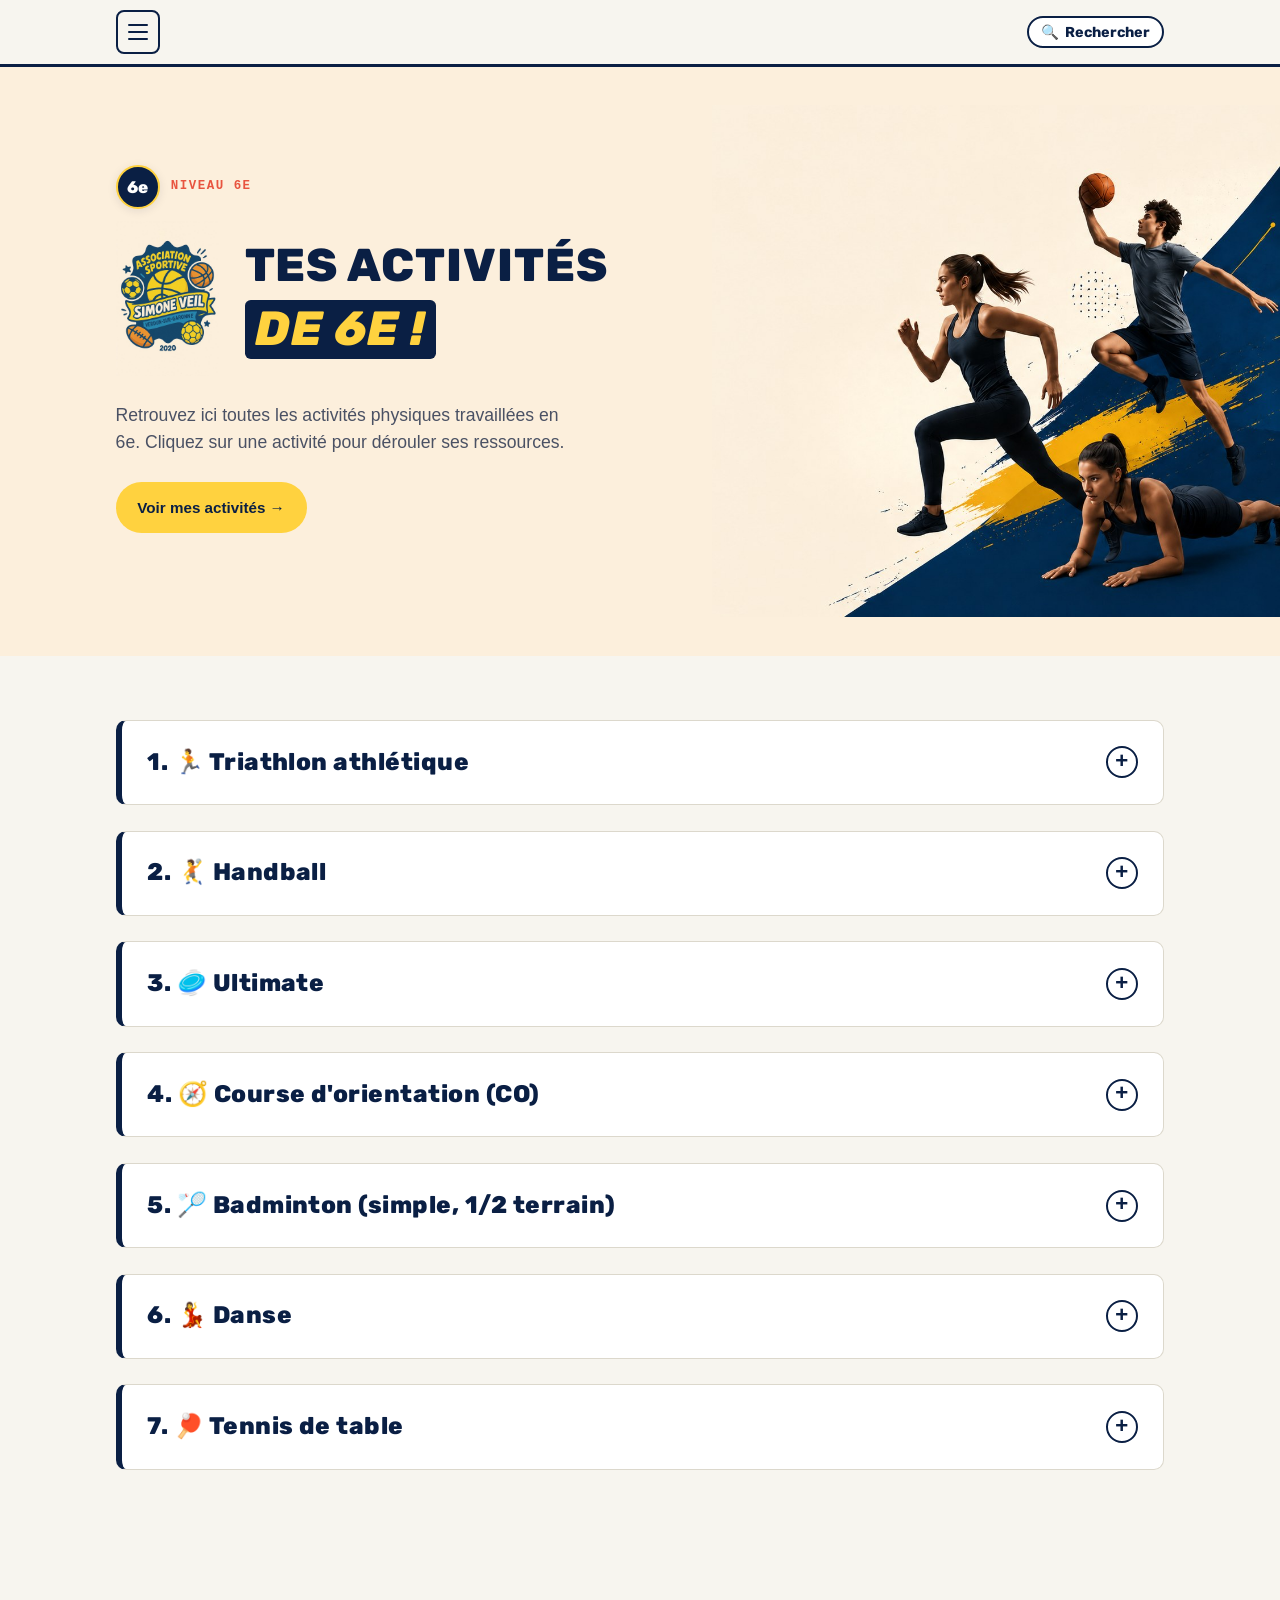
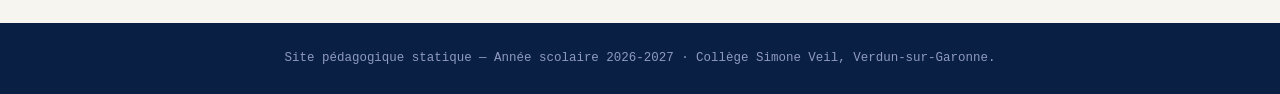
<file: niveau-6e.html>
<!DOCTYPE html>
<html lang="fr">
<head>
  <meta charset="UTF-8">
  <meta name="viewport" content="width=device-width, initial-scale=1.0">
  <title>Niveau 6e — Espace EPS</title>
  <meta name="description" content="Activités physiques de 6e : triathlon athlétique, handball, ultimate, course d'orientation, badminton, danse, tennis de table.">
  <!-- Police d'affichage "Rubik" (titres, dossards) chargee depuis Google Fonts.
       Le site reste utilisable sans elle : css/style.css prevoit une pile de
       polices systeme de secours si ce lien ne charge pas. -->
  <link rel="preconnect" href="https://fonts.googleapis.com">
  <link rel="preconnect" href="https://fonts.gstatic.com" crossorigin>
  <link href="https://fonts.googleapis.com/css2?family=Rubik:wght@500;700;800;900&display=swap" rel="stylesheet">
  <link rel="stylesheet" href="css/style.css">
</head>
<body>
  <a class="skip-link" href="#main-content">Aller au contenu principal</a>

  <header class="site-header">
    <div class="site-header__inner">
      <button class="nav-toggle" type="button" aria-expanded="false" aria-controls="main-nav">
        <span class="visually-hidden">Ouvrir le menu</span>
        <span class="nav-toggle__bar"></span>
        <span class="nav-toggle__bar"></span>
        <span class="nav-toggle__bar"></span>
      </button>
      <nav class="main-nav" id="main-nav" aria-label="Navigation principale">
        <ul class="main-nav__list">
          <li><a href="index.html">Accueil</a></li>
          <li><a href="eps-generale.html">Fonctionnement de l'EPS</a></li>
          <li><a href="niveau-6e.html">6ème</a></li>
          <li><a href="niveau-5e.html">5ème</a></li>
          <li><a href="niveau-4e.html">4ème</a></li>
          <li><a href="niveau-3e.html">3ème</a></li>
          <li><a href="culture-sportive.html">Culture Sportive</a></li>
          <li><a href="as-futsal.html">AS Futsal</a></li>
          <li><a href="prof-principal-6e.html">Mon entrée en 6ème</a></li>
        </ul>
      </nav>
    </div>
  </header>

  <main id="main-content">
    <!-- HERO — meme structure que sur les autres pages (voir index.html
         pour le detail des commentaires). Seuls le titre, le texte et
         le lien du bouton changent. -->
    <section class="site-hero">
      <div class="container site-hero__inner">
        <div class="site-hero__text">
          <div class="site-hero__kicker">
            <span class="dossard dossard--sm" aria-hidden="true">6e</span>
            <p class="eyebrow">Niveau 6e</p>
          </div>
          <div class="site-hero__lockup">
            <a class="site-hero__logo-link" href="index.html" aria-label="Retour à l'accueil">
              <img class="site-hero__logo" src="assets/logo-as-simone-veil.jpg" alt="">
            </a>
            <h1>
            <span class="hero-title__line1">Tes activités</span>
            <span class="hero-title__accent">de 6e !</span>
            </h1>
          </div>
          <p class="lede">Retrouvez ici toutes les activités physiques travaillées en 6e. Cliquez sur une activité pour dérouler ses ressources.</p>
          <p><a class="btn btn--primary" href="#triathlon-athletique-6e">Voir mes activités →</a></p>
        </div>
        <div class="site-hero__visual site-hero__visual--photo">
          <img src="assets/hero-sport.jpg"
               alt="Trois collégiens en action : course, basket et gainage."
               width="1400" height="901">
        </div>
      </div>
    </section>

    <section class="section">
      <div class="container">
        <!--
          ============================================================
          COMMENT MODIFIER CETTE PAGE ?
          - Chaque activité est un bloc <details class="activity-card">.
          - Pour ajouter une activité : copiez un bloc entier et modifiez
            son contenu (gardez un id unique, ex. "nouvelle-activite-6e").
          - À l'intérieur de chaque activité, une barre d'onglets
            (<div class="rubrique-tabs">) permet d'accéder directement à
            une seule rubrique à la fois (attendus, règles, quiz...) sans
            tout afficher d'un coup. Chaque bouton porte
            aria-controls="id-de-la-rubrique-visee" : cet id doit
            correspondre exactement à l'id du <section class="rubrique">
            correspondant. La logique d'affichage est gérée automatiquement
            par js/main.js (initRubriqueTabs), rien à modifier ici.
          - Pour les vidéos : remplacez le contenu de
            <div class="video-embed video-embed--placeholder"> par un
            lecteur YouTube une fois le lien reçu, ex. :
            <div class="video-embed"><iframe src="https://www.youtube-nocookie.com/embed/XXXXXXXXXXX" title="..." allowfullscreen></iframe></div>
            repérable par le commentaire "LIEN VIDEO A AJOUTER". Une vidéo
            déjà disponible peut être intégrée directement avec
            <div class="video-embed"><video controls src="assets/videos/....mp4"></video></div>
            apres avoir depose le fichier dans assets/videos/.
          - Pour les quiz : modifiez le tableau QUIZ_DATA['...'] situé
            juste avant la fermeture de chaque bloc d'activité (entre 5 et
            10 questions par activité, calibrées pour des élèves de 11 à
            15 ans).
          - La rubrique "Évaluation diagnostique" est optionnelle : pour
            la retirer d'une activité, supprimez (ou commentez) le bloc
            <section class="rubrique rubrique--optional">...</section> ET
            le bouton d'onglet correspondant dans <div class="rubrique-tabs">.
            Pour l'ajouter à une activité qui ne l'a pas, copiez ce même
            bloc depuis une activité qui l'a (ex. Triathlon athlétique).
          ============================================================
        -->

        <!-- ==================================================
             ACTIVITE 1 — TRIATHLON ATHLETIQUE
             ================================================== -->
        <details class="activity-card" id="triathlon-athletique-6e">
          <summary>
            <h3>1. 🏃 Triathlon athlétique</h3>
            <span class="activity-card__toggle" aria-hidden="true">+</span>
          </summary>
          <div class="activity-card__body">

            <div class="essentiel">
              <p class="essentiel__title">⭐ L'essentiel en 3 points</p>
              <ol class="essentiel__list">
                <li><span class="essentiel__label">Ton objectif</span>Enchaîner <strong>3 épreuves</strong> — 30 m de vitesse, triple bond et lancer de vortex — pour cumuler la meilleure performance possible.</li>
                <li><span class="essentiel__label">Comment tu es évalué</span>Sur <strong>1 leçon</strong> : 2 essais par épreuve (le meilleur compte) qui te rapportent des <strong>étoiles</strong>. Tu es aussi noté sur ton <strong>échauffement en autonomie</strong> et sur ton rôle d'<strong>officiel</strong> (juger et noter un camarade).</li>
                <li><span class="essentiel__label">La clé pour progresser</span><strong>Ne ralentis jamais avant la ligne</strong>, lance <strong>à bras cassé</strong> sans temps d'arrêt après l'élan, et prends ton appel <strong>au plus près de la planche</strong>.</li>
              </ol>
            </div>

            <div class="rubrique-tabs" role="tablist" aria-label="Sous-rubriques : Triathlon athlétique">
              <button type="button" class="rubrique-tab" role="tab" aria-controls="triathlon-athletique-6e-acquisitions">✅ Acquisitions</button>
              <button type="button" class="rubrique-tab" role="tab" aria-controls="triathlon-athletique-6e-lexique">📖 Lexique</button>
              <button type="button" class="rubrique-tab" role="tab" aria-controls="triathlon-athletique-6e-regles">🏳️ Règlement</button>
              <button type="button" class="rubrique-tab" role="tab" aria-controls="triathlon-athletique-6e-autoeval">🧮 Auto-évaluation</button>
              <button type="button" class="rubrique-tab" role="tab" aria-controls="triathlon-athletique-6e-evaluation">📊 Évaluation</button>
              <button type="button" class="rubrique-tab" role="tab" aria-controls="triathlon-athletique-6e-videos">🎥 Vidéos</button>
              <button type="button" class="rubrique-tab" role="tab" aria-controls="triathlon-athletique-6e-quiz">🧠 Quiz</button>
              <button type="button" class="rubrique-tab" role="tab" aria-controls="triathlon-athletique-6e-attendus">🎯 Attendus</button>
              <button type="button" class="rubrique-tab" role="tab" aria-controls="triathlon-athletique-6e-diagnostic" hidden>📋 Diagnostic</button>
            </div>

            <section class="rubrique" id="triathlon-athletique-6e-acquisitions">
              <h4>✅ Acquisitions prioritaires</h4>
              <p>Trois rôles à tenir pendant la séquence. Pour chacun, voici ce qu'il faut savoir faire.</p>

              <div class="acq-role acq-role--athlete">
                <p class="acq-role__head">🏃 L'athlète</p>

                <div class="acq-epreuve">
                  <p class="acq-epreuve__title">⚡ Course de vitesse</p>
                  <ul>
                    <li><strong>Départ efficace</strong> : pieds décalés, buste légèrement penché, <strong>pousser fort</strong> sur les premiers appuis puis se relever progressivement.</li>
                    <li>Être <strong>concentré puis réactif</strong> au signal de départ.</li>
                    <li>Courir <strong>dans son couloir</strong> et <strong>utiliser ses bras</strong>.</li>
                    <li><span class="surligne">Ne pas ralentir avant la ligne d'arrivée.</span></li>
                  </ul>
                </div>

                <div class="acq-epreuve">
                  <p class="acq-epreuve__title">🎯 Lancer de vortex</p>
                  <ul>
                    <li>Lancer <strong>à bras cassé</strong>, avec la <strong>rotation des épaules</strong> (de profil → de face) pour donner de la puissance.</li>
                    <li><strong>Transférer le poids du corps</strong> de l'arrière vers l'avant.</li>
                    <li>Maîtriser les <strong>2 phases de la course d'élan</strong> : course de face, puis pas sur le côté.</li>
                    <li>Lancer <span class="surligne">sans temps d'arrêt</span> entre la course d'élan et le lancer.</li>
                    <li><strong>Créer de la vitesse</strong> pendant l'élan pour la transmettre au vortex.</li>
                  </ul>
                </div>

                <div class="acq-epreuve">
                  <p class="acq-epreuve__title">🦘 Triple bond</p>
                  <ul>
                    <li>Construire une course d'élan qui permet de prendre appel <strong>au plus près de la planche</strong>.</li>
                    <li>Faire de <strong>grands bonds équilibrés</strong>, avec une <strong>réception pieds joints</strong>.</li>
                  </ul>
                </div>
              </div>

              <div class="acq-role acq-role--echauffe">
                <p class="acq-role__head">🔥 L'échauffé</p>
                <ul>
                  <li>Connaître les <strong>3 étapes de l'échauffement</strong> : articulaire → cardio-musculaire (gammes athlétiques) → étirements activo-dynamiques.</li>
                  <li><span class="surligne">Gérer son échauffement en autonomie.</span></li>
                  <li>Connaître et <strong>situer les muscles</strong> que l'on étire.</li>
                </ul>
                <p class="mb-0"><a class="btn btn--outline btn--sm" href="culture-sportive.html#echauffement">🔥 Tout savoir sur l'échauffement →</a></p>
              </div>

              <div class="acq-role acq-role--officiel">
                <p class="acq-role__head">📋 L'officiel</p>

                <div class="acq-epreuve">
                  <p class="acq-epreuve__title">⚡ Course de vitesse</p>
                  <ul>
                    <li><strong>Juger la validité</strong> : pas de faux départ, l'athlète reste dans son couloir.</li>
                    <li><strong>Déclencher et arrêter le chronomètre</strong> au bon moment.</li>
                    <li>Se placer <strong>perpendiculairement à la ligne d'arrivée</strong> et arrêter le chrono quand les <strong>épaules</strong> passent la ligne.</li>
                  </ul>
                </div>

                <div class="acq-epreuve">
                  <p class="acq-epreuve__title">🎯 Lancer de vortex</p>
                  <ul>
                    <li><strong>Juger la validité</strong> : l'athlète ne mord pas la ligne et le vortex tombe dans l'aire de lancer.</li>
                    <li>Relever la performance au <strong>premier point d'impact</strong> au sol.</li>
                    <li>Se placer <strong>sur le côté de l'aire</strong> pour voir à la fois la ligne et le point de chute.</li>
                  </ul>
                </div>

                <div class="acq-epreuve">
                  <p class="acq-epreuve__title">🦘 Triple bond</p>
                  <ul>
                    <li><strong>Juger la validité</strong> : pied posé <strong>derrière la planche d'appel</strong>.</li>
                    <li>Le saut se termine <strong>pieds joints</strong> (sinon, mesurer au premier point touché).</li>
                    <li>Relever la performance au <strong>troisième appui</strong>.</li>
                  </ul>
                </div>
              </div>
            </section>

            <section class="rubrique" id="triathlon-athletique-6e-lexique">
              <h4>📖 Lexique</h4>
              <dl class="lexique">
                <dt>Appel</dt><dd>Dernier appui avant l'impulsion, au sol ou sur la planche.</dd>
                <dt>Bras cassé</dt><dd>Technique de lancer où le bras se plie avant de se détendre pour propulser l'engin.</dd>
                <dt>Foulée</dt><dd>Cycle de course entre deux appuis du même pied.</dd>
                <dt>Aire de réception</dt><dd>Zone (souvent sablée) où l'athlète retombe après un saut.</dd>
                <dt>Engin</dt><dd>Objet lancé (vortex, poids, balle...).</dd>
                <dt>Gammes athlétiques</dt><dd>Exercices de course (montées de genoux, talons-fesses...) qui échauffent les muscles utilisés en course.</dd>
                <dt>Étirements activo-dynamiques</dt><dd>Étirements en mouvement, réalisés pendant l'échauffement, sans maintenir la position.</dd>
              </dl>

              <div class="fun-fact">
                <span class="dossard dossard--sm fun-fact__badge" aria-hidden="true">⏱️</span>
                <div class="fun-fact__body">
                  <p class="fun-fact__label">Le savais-tu ?</p>
                  <p>Le record du monde du 100 m est de <strong>9,58 secondes</strong> (Usain Bolt, 2009) — à cette vitesse de pointe, il roulait à plus de <strong>44 km/h</strong>, soit la vitesse d'un cyclomoteur. Le record du monde de triple saut est de <strong>18,29 m</strong> (Jonathan Edwards, 1995), à peu près la longueur d'un bus articulé. Et le record du monde de lancer de javelot est de <strong>98,48 m</strong> (Jan Železný, 1996), presque la longueur d'un terrain de football (105 m) !</p>
              <div class="record-grid">

                    <figure class="record-card">
                      <svg viewBox="0 0 200 96" xmlns="http://www.w3.org/2000/svg" role="img" aria-label="Un bus articulé">
                        <!-- caisse avant -->
                        <rect x="6" y="26" width="88" height="42" rx="7" fill="#ffd23f" stroke="#0a1f44" stroke-width="2.5"/>
                        <!-- soufflet d'articulation -->
                        <rect x="94" y="31" width="14" height="32" fill="#4a5164" stroke="#0a1f44" stroke-width="2"/>
                        <line x1="98" y1="31" x2="98" y2="63" stroke="#1a1e27" stroke-width="1.5"/>
                        <line x1="104" y1="31" x2="104" y2="63" stroke="#1a1e27" stroke-width="1.5"/>
                        <!-- caisse arriere -->
                        <rect x="108" y="26" width="86" height="42" rx="7" fill="#ffd23f" stroke="#0a1f44" stroke-width="2.5"/>
                        <!-- vitres -->
                        <rect x="13" y="32" width="20" height="16" rx="2" fill="#ffffff" stroke="#0a1f44" stroke-width="1.5"/>
                        <rect x="37" y="32" width="20" height="16" rx="2" fill="#ffffff" stroke="#0a1f44" stroke-width="1.5"/>
                        <rect x="61" y="32" width="20" height="16" rx="2" fill="#ffffff" stroke="#0a1f44" stroke-width="1.5"/>
                        <rect x="115" y="32" width="20" height="16" rx="2" fill="#ffffff" stroke="#0a1f44" stroke-width="1.5"/>
                        <rect x="139" y="32" width="20" height="16" rx="2" fill="#ffffff" stroke="#0a1f44" stroke-width="1.5"/>
                        <rect x="163" y="32" width="24" height="16" rx="2" fill="#ffffff" stroke="#0a1f44" stroke-width="1.5"/>
                        <!-- roues -->
                        <circle cx="30" cy="70" r="10" fill="#1a1e27"/><circle cx="30" cy="70" r="4" fill="#ffffff"/>
                        <circle cx="128" cy="70" r="10" fill="#1a1e27"/><circle cx="128" cy="70" r="4" fill="#ffffff"/>
                        <circle cx="172" cy="70" r="10" fill="#1a1e27"/><circle cx="172" cy="70" r="4" fill="#ffffff"/>
                        <!-- cote -->
                        <line x1="6" y1="88" x2="194" y2="88" stroke="#e8543f" stroke-width="2"/>
                        <line x1="6" y1="84" x2="6" y2="92" stroke="#e8543f" stroke-width="2"/>
                        <line x1="194" y1="84" x2="194" y2="92" stroke="#e8543f" stroke-width="2"/>
                      </svg>
                      <figcaption>
                        <span class="record-card__perf">Triple saut : 18,29 m</span>
                        <span class="record-card__vs">à peu près la longueur d'un <strong>bus articulé</strong></span>
                      </figcaption>
                    </figure>

                    <figure class="record-card">
                      <svg viewBox="0 0 200 96" xmlns="http://www.w3.org/2000/svg" role="img" aria-label="Un terrain de football vu du dessus">
                        <rect x="6" y="14" width="188" height="64" rx="3" fill="#8fd19e" stroke="#0a1f44" stroke-width="2.5"/>
                        <line x1="100" y1="14" x2="100" y2="78" stroke="#ffffff" stroke-width="2"/>
                        <circle cx="100" cy="46" r="13" fill="none" stroke="#ffffff" stroke-width="2"/>
                        <circle cx="100" cy="46" r="2.5" fill="#ffffff"/>
                        <rect x="6" y="30" width="24" height="32" fill="none" stroke="#ffffff" stroke-width="2"/>
                        <rect x="170" y="30" width="24" height="32" fill="none" stroke="#ffffff" stroke-width="2"/>
                        <rect x="6" y="39" width="9" height="14" fill="none" stroke="#ffffff" stroke-width="2"/>
                        <rect x="185" y="39" width="9" height="14" fill="none" stroke="#ffffff" stroke-width="2"/>
                        <line x1="6" y1="88" x2="194" y2="88" stroke="#e8543f" stroke-width="2"/>
                        <line x1="6" y1="84" x2="6" y2="92" stroke="#e8543f" stroke-width="2"/>
                        <line x1="194" y1="84" x2="194" y2="92" stroke="#e8543f" stroke-width="2"/>
                      </svg>
                      <figcaption>
                        <span class="record-card__perf">Javelot : 98,48 m</span>
                        <span class="record-card__vs">presque la longueur d'un <strong>terrain de football</strong> (105 m)</span>
                      </figcaption>
                    </figure>

                    <figure class="record-card">
                      <svg viewBox="0 0 200 96" xmlns="http://www.w3.org/2000/svg" role="img" aria-label="Un cyclomoteur lancé à pleine vitesse">
                        <!-- traits de vitesse -->
                        <line x1="4" y1="34" x2="34" y2="34" stroke="#e8543f" stroke-width="3" stroke-linecap="round"/>
                        <line x1="4" y1="46" x2="26" y2="46" stroke="#e8543f" stroke-width="3" stroke-linecap="round"/>
                        <line x1="4" y1="58" x2="34" y2="58" stroke="#e8543f" stroke-width="3" stroke-linecap="round"/>
                        <!-- carrosserie -->
                        <path d="M62 62 L70 40 L104 40 L112 30 L134 30 L138 44 L156 46 L160 62 Z" fill="#14336b" stroke="#0a1f44" stroke-width="2.5" stroke-linejoin="round"/>
                        <!-- selle -->
                        <rect x="96" y="34" width="34" height="9" rx="4" fill="#1a1e27"/>
                        <!-- guidon -->
                        <line x1="136" y1="30" x2="150" y2="20" stroke="#0a1f44" stroke-width="3.5" stroke-linecap="round"/>
                        <line x1="143" y1="18" x2="158" y2="22" stroke="#0a1f44" stroke-width="3.5" stroke-linecap="round"/>
                        <!-- phare -->
                        <circle cx="156" cy="36" r="5" fill="#ffd23f" stroke="#0a1f44" stroke-width="1.5"/>
                        <!-- roues -->
                        <circle cx="72" cy="68" r="14" fill="none" stroke="#1a1e27" stroke-width="5"/>
                        <circle cx="150" cy="68" r="14" fill="none" stroke="#1a1e27" stroke-width="5"/>
                        <line x1="6" y1="88" x2="194" y2="88" stroke="#e8543f" stroke-width="2"/>
                        <line x1="6" y1="84" x2="6" y2="92" stroke="#e8543f" stroke-width="2"/>
                        <line x1="194" y1="84" x2="194" y2="92" stroke="#e8543f" stroke-width="2"/>
                      </svg>
                      <figcaption>
                        <span class="record-card__perf">100 m : 9,58 s</span>
                        <span class="record-card__vs">plus de <strong>44 km/h</strong> en pointe, la vitesse d'un <strong>cyclomoteur</strong></span>
                      </figcaption>
                    </figure>

                  </div>

                </div>
              </div>
            </section>

            <section class="rubrique" id="triathlon-athletique-6e-regles">
              <h4>🏳️ Règlement</h4>
              <p>
                En 6e, tu découvres ces 3 épreuves : voici les règles simples à connaître pour
                qu'un essai compte, que tu sois athlète ou officiel qui juge un camarade.
              </p>
              <p><strong>🏃 Course de vitesse (30m)</strong></p>
              <ul>
                <li>Pas de faux départ : on part seulement au signal.</li>
                <li>On reste dans son couloir du début à la fin.</li>
              </ul>
              <p><strong>🎯 Lancer de vortex</strong></p>
              <ul>
                <li>Interdit de marcher sur la ligne ou de la dépasser au moment de lancer.</li>
                <li>Le vortex doit tomber dans l'aire de lancer (le couloir tracé au sol).</li>
                <li>La performance se mesure au premier endroit où le vortex touche le sol.</li>
              </ul>
              <figure class="rule-diagram">
                <svg viewBox="0 0 520 190" xmlns="http://www.w3.org/2000/svg" role="img" aria-labelledby="vortex-diagram-title-6e">
                  <title id="vortex-diagram-title-6e">Schéma de l'aire de lancer du vortex avec un plot tous les 2 mètres</title>
                  <line x1="30" y1="130" x2="500" y2="130" stroke="#dcd8cc" stroke-width="2" />
                  <line x1="30" y1="60" x2="90" y2="130" stroke="#4a5164" stroke-width="3" stroke-dasharray="6 5" />
                  <text x="18" y="52" font-size="12" fill="#4a5164" font-family="sans-serif">Élan</text>
                  <line x1="90" y1="30" x2="90" y2="140" stroke="#0a1f44" stroke-width="5" />
                  <text x="90" y="20" text-anchor="middle" font-size="13" font-weight="700" fill="#0a1f44" font-family="sans-serif">Ligne de lancer</text>
                  <g font-family="sans-serif">
                    <circle cx="140" cy="130" r="6" fill="#ffd23f" /><text x="140" y="155" text-anchor="middle" font-size="11" fill="#1a1e27">2 m</text>
                    <circle cx="190" cy="130" r="6" fill="#ffd23f" /><text x="190" y="155" text-anchor="middle" font-size="11" fill="#1a1e27">4 m</text>
                    <circle cx="240" cy="130" r="6" fill="#ffd23f" /><text x="240" y="155" text-anchor="middle" font-size="11" fill="#1a1e27">6 m</text>
                    <circle cx="290" cy="130" r="6" fill="#ffd23f" /><text x="290" y="155" text-anchor="middle" font-size="11" fill="#1a1e27">8 m</text>
                    <circle cx="340" cy="130" r="6" fill="#ffd23f" /><text x="340" y="155" text-anchor="middle" font-size="11" fill="#1a1e27">10 m</text>
                    <circle cx="390" cy="130" r="6" fill="#ffd23f" /><text x="390" y="155" text-anchor="middle" font-size="11" fill="#1a1e27">12 m</text>
                    <circle cx="440" cy="130" r="6" fill="#ffd23f" /><text x="440" y="155" text-anchor="middle" font-size="11" fill="#1a1e27">14 m</text>
                    <circle cx="480" cy="130" r="6" fill="#ffd23f" /><text x="480" y="155" text-anchor="middle" font-size="11" fill="#1a1e27">16 m</text>
                  </g>
                  <path d="M95 100 Q 250 40 475 125" fill="none" stroke="#e8543f" stroke-width="2.5" stroke-dasharray="4 4" marker-end="url(#arrow6e)" />
                  <defs>
                    <marker id="arrow6e" markerWidth="8" markerHeight="8" refX="4" refY="4" orient="auto">
                      <path d="M0,0 L8,4 L0,8 Z" fill="#e8543f" />
                    </marker>
                  </defs>
                </svg>
                <figcaption>Chaque plot dépassé (tous les 2 m) rapporte une étoile à l'athlète.</figcaption>
              </figure>
              <p><strong>🦘 Triple bond</strong></p>
              <ul>
                <li>Le pied doit rester derrière la planche d'appel pour que l'essai soit valide.</li>
                <li>On termine les 3 bonds pieds joints. Si la réception n'est pas stable, la mesure se prend à l'endroit touché le plus en arrière.</li>
                <li>La performance se mesure au 3e et dernier appui.</li>
              </ul>
            </section>

            <section class="rubrique" id="triathlon-athletique-6e-autoeval">
              <h4>🧮 Auto-évaluation</h4>
              <p>Pour chaque critère, choisis le niveau de maîtrise qui te correspond le mieux. Tu obtiendras une estimation de ta note sur 20.</p>
              <div class="autoeval" data-autoeval-id="triathlon-athletique-6e">
                <div class="autoeval-criteria"></div>
                <button type="button" class="btn btn--primary autoeval-submit">Calculer mon score</button>
                <div class="autoeval-result" role="status" hidden></div>
              </div>
              <script>
                window.AUTOEVAL_DATA = window.AUTOEVAL_DATA || {};
                window.AUTOEVAL_DATA['triathlon-athletique-6e'] = [
                  { role: "L'athlète", critere: "Nombre d'étoiles obtenues à l'issue des 3 épreuves", eleve: "Mes étoiles cumulées sur les 3 épreuves", tiers: [
                    { label: "Maîtrise insuffisante", points: 1, desc: "12 étoiles ou moins cumulées sur les 3 épreuves." },
                    { label: "Maîtrise fragile", points: 2, desc: "Entre 13 et 18 étoiles cumulées." },
                    { label: "Maîtrise satisfaisante", points: 4, desc: "Entre 19 et 27 étoiles cumulées." },
                    { label: "Très bonne maîtrise", points: 6, desc: "28 étoiles ou plus cumulées." }
                  ]},
                  { role: "L'athlète", critere: "Technique de course", eleve: "Ma technique de course", tiers: [
                    { label: "Maîtrise insuffisante", points: 0.5, desc: "Je fais un faux départ ou je change de couloir : la course n'est pas valide." },
                    { label: "Maîtrise fragile", points: 1, desc: "Ma position de départ est mauvaise et je réagis lentement au signal." },
                    { label: "Maîtrise satisfaisante", points: 1.5, desc: "Mon départ est bon mais je ralentis avant la ligne d'arrivée." },
                    { label: "Très bonne maîtrise", points: 2, desc: "Mon départ est efficace, j'utilise mes bras et je vais à fond jusqu'à l'arrivée." }
                  ]},
                  { role: "L'athlète", critere: "Technique de lancer", eleve: "Ma technique de lancer", tiers: [
                    { label: "Maîtrise insuffisante", points: 0.5, desc: "Mon lancer est invalide (je dépasse la planche ou l'aire de lancer)." },
                    { label: "Maîtrise fragile", points: 1, desc: "J'enchaîne mal ma course d'élan et mon lancer, je crée peu de vitesse." },
                    { label: "Maîtrise satisfaisante", points: 1.5, desc: "Ma course d'élan crée de la vitesse mais je ralentis un peu au moment de lancer." },
                    { label: "Très bonne maîtrise", points: 2, desc: "Ma course d'élan transmet toute sa vitesse au vortex, mon lancer est continu et fluide." }
                  ]},
                  { role: "L'athlète", critere: "Technique de saut", eleve: "Ma technique de saut", tiers: [
                    { label: "Maîtrise insuffisante", points: 0.5, desc: "Mon enchaînement n'est pas valide (je mords la planche ou je fais 4 bonds)." },
                    { label: "Maîtrise fragile", points: 1, desc: "Ma course d'élan est hésitante, mes pieds sont mal posés, je réceptionne sur un pied." },
                    { label: "Maîtrise satisfaisante", points: 1.5, desc: "Ma course d'élan est accélérée, mon enchaînement est maîtrisé, je réceptionne pieds joints." },
                    { label: "Très bonne maîtrise", points: 2, desc: "Je crée de la vitesse en course d'élan, mes bonds sont grands et équilibrés, réception pieds joints." }
                  ]},
                  { role: "L'échauffé", critere: "Qualité de l'échauffement", eleve: "La qualité de mon échauffement", tiers: [
                    { label: "Maîtrise insuffisante", points: 0.5, desc: "Je ne fais pas d'échauffement." },
                    { label: "Maîtrise fragile", points: 1, desc: "Mon échauffement est bâclé : rotations ou étirements mal maîtrisés." },
                    { label: "Maîtrise satisfaisante", points: 1.5, desc: "Mon échauffement est continu, progressif et complet." },
                    { label: "Très bonne maîtrise", points: 2, desc: "Je connais toutes les étapes et je mène l'échauffement de mes camarades." }
                  ]},
                  { role: "L'officiel", critere: "Relevé de performances vitesse", eleve: "Relever les performances en course", tiers: [
                    { label: "Maîtrise insuffisante", points: 0.25, desc: "Plus de 1\"51 d'écart avec le temps réel de l'athlète." },
                    { label: "Maîtrise fragile", points: 0.5, desc: "Entre 0\"81 et 1\"50 d'écart." },
                    { label: "Maîtrise satisfaisante", points: 0.75, desc: "Entre 0\"51 et 0\"80 d'écart." },
                    { label: "Très bonne maîtrise", points: 1, desc: "Moins de 0\"5 d'écart avec le temps réel." }
                  ]},
                  { role: "L'officiel", critere: "Écart dans le relevé de performances lancers et sauts", eleve: "Relever avec précision les lancers et les sauts", tiers: [
                    { label: "Maîtrise insuffisante", points: 0.5, desc: "Plus de 9 étoiles d'écart avec le relevé de l'enseignante." },
                    { label: "Maîtrise fragile", points: 1, desc: "Entre 3 et 8 étoiles d'écart." },
                    { label: "Maîtrise satisfaisante", points: 1.5, desc: "1 ou 2 étoiles d'écart." },
                    { label: "Très bonne maîtrise", points: 2, desc: "Aucun écart avec le relevé de l'enseignante." }
                  ]},
                  { role: "L'officiel", critere: "Connaissance du règlement", eleve: "Connaître le règlement", tiers: [
                    { label: "Maîtrise insuffisante", points: 0.5, desc: "Je ne fais pas le rôle d'observateur, ma fiche n'est pas remplie." },
                    { label: "Maîtrise fragile", points: 1.5, desc: "Ma fiche est remplie mais je manque d'attention ou je suis mal placé." },
                    { label: "Maîtrise satisfaisante", points: 2, desc: "Ma fiche est bien remplie, je suis attentif et bien placé." },
                    { label: "Très bonne maîtrise", points: 3, desc: "Ma fiche est remplie et propre, je connais et j'applique le règlement." }
                  ]}
                ];
              </script>
            </section>

            <section class="rubrique" id="triathlon-athletique-6e-evaluation">
              <h4>📊 Modalités d'évaluation</h4>

              <p class="situation-repere__title"><strong>Situation repère</strong></p>
              <div class="situation-repere">
<ul>
                <li>
                  <strong>📅 Quand</strong><br>
                  Tout se joue sur <span class="surligne">une seule leçon</span>. Tu choisis ton
                  binôme, et vous restez ensemble du début à la fin.
                </li>
                <li>
                  <strong>🔥 On commence par s'échauffer</strong><br>
                  Chacun s'échauffe <strong>en autonomie</strong> : échauffement articulaire, gammes
                  musculaires, accélérations, puis étirements activo-dynamiques. C'est déjà noté.
                </li>
                <li>
                  <strong>🏃 Tes trois épreuves</strong><br>
                  <strong>2 courses</strong> de 30 m, <strong>2 lancers</strong> de vortex (avec ou
                  sans élan, à toi de choisir) et <strong>2 triples bonds</strong>. À chaque fois,
                  <span class="surligne">on garde ta meilleure performance</span> : tu as droit à
                  l'erreur.
                </li>
                <li>
                  <strong>⭐ Comment on compte</strong><br>
                  Chaque épreuve te rapporte des étoiles. En lancer et en saut,
                  <strong>1 plot dépassé = 1 étoile</strong> ; en vitesse, cela dépend de ton temps.
                  Tu additionnes tes étoiles des 3 épreuves, et le total te situe dans une maîtrise
                  (voir les tableaux plus bas).
                </li>
                <li>
                  <strong>📋 Quand ton binôme passe, tu deviens officiel</strong><br>
                  Et tu es noté dessus. Ton travail : <strong>valider la performance</strong> (dire
                  si ton camarade n'a pas commis de faute éliminatoire), puis
                  <strong>relever et noter</strong> ce qu'il a réalisé — son temps sur 30 m et son
                  nombre de plots dépassés.
                </li>
              </ul>
              </div>

              <p><strong>Grille d'évaluation — Triathlon athlétique 6e</strong></p>
              <div class="table-wrap">
                <table class="eval-grid eval-grid--centre">
                  <thead>
                    <tr><th>Rôle à jouer</th><th>Critère</th><th class="mastery-insuffisante">Maîtrise insuffisante</th><th class="mastery-fragile">Maîtrise fragile</th><th class="mastery-satisfaisante">Maîtrise satisfaisante</th><th class="mastery-excellente">Très bonne maîtrise</th></tr>
                  </thead>
                  <tbody>
                    <tr>
                      <td class="role-critere" rowspan="8">L'athlète<br><span class="text-mono">/12</span></td>
                      <td class="role-critere" rowspan="2">Nombre d'étoiles obtenues à l'issue des 3 épreuves</td>
                      <td class="col-insuffisante">12 étoiles ou moins obtenues</td><td class="col-fragile">Entre 13 et 18 étoiles obtenues</td><td class="col-satisfaisante">Entre 19 et 27 étoiles obtenues</td><td class="col-excellente">28 étoiles ou plus obtenues</td>
                    </tr>
                    <tr class="pts-row"><td class="col-insuffisante">1 pt</td><td class="col-fragile">2 pts</td><td class="col-satisfaisante">4 pts</td><td class="col-excellente">6 pts</td></tr>
                    <tr>
                      <td class="role-critere" rowspan="2">Technique de course</td>
                      <td class="col-insuffisante">Course invalide (faux départ, change de couloir)</td>
                      <td class="col-fragile">Mauvaise position de départ (pieds sur la même ligne) et temps de réaction long par manque de concentration</td>
                      <td class="col-satisfaisante">Bonne position de départ, attentif mais ralentit avant la ligne d'arrivée</td>
                      
                      <td class="col-excellente">Départ efficace (position, réaction, puissance sur les premiers appuis), utilisation des bras, à fond jusqu'à la ligne d'arrivée</td>
                    </tr>
                    <tr class="pts-row"><td class="col-insuffisante">0,5 pt</td><td class="col-fragile">1 pt</td><td class="col-satisfaisante">1,5 pts</td><td class="col-excellente">2 pts</td></tr>
                    <tr>
                      <td class="role-critere" rowspan="2">Technique de lancer</td>
                      <td class="col-insuffisante">Lancer invalide (dépasse la planche d'appel, ne lance pas dans l'aire de lancer)</td>
                      <td class="col-fragile">Difficulté d'enchaînement course d'élan – lancer (pas de continuité, mauvaise exécution) / Manque de vitesse créée, lancer sans élan (rotation épaule et/ou transfert du poids du corps)</td>
                      <td class="col-satisfaisante">Bonne prise de vitesse lors de la course d'élan mais léger ralentissement au moment de lancer, bonne rotation et transfert du poids du corps / Ou lancer sans élan maîtrisé</td>
                      
                      <td class="col-excellente">La course d'élan permet de créer puis transmettre la vitesse au vortex, enchaînement puis lancer continu et fluide</td>
                    </tr>
                    <tr class="pts-row"><td class="col-insuffisante">0,5 pt</td><td class="col-fragile">1 pt</td><td class="col-satisfaisante">1,5 pts</td><td class="col-excellente">2 pts</td></tr>
                    <tr>
                      <td class="role-critere" rowspan="2">Technique de saut</td>
                      <td class="col-insuffisante">Enchaînement pas valide (mord et/ou 4 bonds)</td>
                      <td class="col-fragile">Course d'élan aléatoire : ralentissement ou piétinement à l'approche de la planche d'appel, pieds posés trop loin, la réception se fait sur un pied</td>
                      <td class="col-satisfaisante">Course d'élan légèrement accélérée, pied posé sur la planche d'appel, l'enchaînement est maîtrisé et la réception pieds joints</td>
                      
                      <td class="col-excellente">Vitesse créée pendant la course d'élan, le pied est posé sur la planche d'appel, les bonds sont grands et équilibrés, la réception se fait pieds joints</td>
                    </tr>
                    <tr class="pts-row"><td class="col-insuffisante">0,5 pt</td><td class="col-fragile">1 pt</td><td class="col-satisfaisante">1,5 pts</td><td class="col-excellente">2 pts</td></tr>
                    <tr>
                      <td class="role-critere" rowspan="2">L'échauffé<br><span class="text-mono">/2</span></td>
                      <td class="role-critere" rowspan="2">Qualité de l'échauffement</td>
                      <td class="col-insuffisante">Pas d'échauffement</td>
                      <td class="col-fragile">Échauffement réalisé mais bâclé : les rotations et/ou temps d'étirement ne sont pas maîtrisés</td>
                      <td class="col-satisfaisante">Échauffement continu, progressif et complet</td>
                      
                      <td class="col-excellente">Connaît les différentes étapes et rotations et joue un rôle de leader dans l'échauffement avec ses camarades</td>
                    </tr>
                    <tr class="pts-row"><td class="col-insuffisante">0,5 pt</td><td class="col-fragile">1 pt</td><td class="col-satisfaisante">1,5 pts</td><td class="col-excellente">2 pts</td></tr>
                    <tr>
                      <td class="role-critere" rowspan="6">L'officiel<br><span class="text-mono">/6</span></td>
                      <td class="role-critere" rowspan="2">Relevé de performances vitesse</td>
                      <td class="col-insuffisante">Plus de 1"51 d'écart</td><td class="col-fragile">Entre 0"81 et 1"50 d'écart</td><td class="col-satisfaisante">Entre 0"51 et 0"80 d'écart</td><td class="col-excellente">Moins de 0"5 d'écart</td>
                    </tr>
                    <tr class="pts-row"><td class="col-insuffisante">0,25 pt</td><td class="col-fragile">0,5 pt</td><td class="col-satisfaisante">0,75 pt</td><td class="col-excellente">1 pt</td></tr>
                    <tr>
                      <td class="role-critere" rowspan="2">Écart dans le relevé de performances lancers et sauts</td>
                      <td class="col-insuffisante">Plus de 9 étoiles d'écart</td>
                      <td class="col-fragile">Entre 3 et 8 étoiles d'écart entre prises de performance officiel et enseignante</td>
                      <td class="col-satisfaisante">1 ou 2 étoiles d'écart entre prises de performance officiel et enseignante</td>
                      
                      <td class="col-excellente">Pas d'écart entre prises de performances relevées et celles de l'enseignante</td>
                    </tr>
                    <tr class="pts-row"><td class="col-insuffisante">0,5 pt</td><td class="col-fragile">1 pt</td><td class="col-satisfaisante">1,5 pt</td><td class="col-excellente">2 pts</td></tr>
                    <tr>
                      <td class="role-critere" rowspan="2">Connaissance du règlement</td>
                      <td class="col-insuffisante">L'élève ne fait pas le rôle d'observateur : pas concerné, fiche d'observation pas remplie</td>
                      <td class="col-fragile">Fiche d'observation correctement remplie mais manque d'attention et/ou mauvais placement/erreur de jugement</td>
                      <td class="col-satisfaisante">Fiche d'observation correctement remplie mais manque de propreté, attentif et bien placé pour relever les performances</td>
                      
                      <td class="col-excellente">Fiche d'observation correctement remplie et propre, attentif et bien placé pour relever les performances / Connaît et applique le règlement</td>
                    </tr>
                    <tr class="pts-row"><td class="col-insuffisante">0,5 pt</td><td class="col-fragile">1,5 pts</td><td class="col-satisfaisante">2 pts</td><td class="col-excellente">3 pts</td></tr>
                  </tbody>
                </table>
              </div>

              <p><strong>Seuils de performance par épreuve</strong></p>
              <div class="table-wrap">
                <table class="eval-grid eval-grid--centre">
                  <thead><tr><th></th><th class="mastery-insuffisante">Maîtrise insuffisante</th><th class="mastery-fragile">Maîtrise fragile</th><th class="mastery-satisfaisante">Maîtrise satisfaisante</th><th class="mastery-excellente">Très bonne maîtrise</th></tr></thead>
                  <tbody>
                    <tr>
                      <td class="role-critere">Lancer de vortex<br><span class="text-mono">(1 plot tous les 2 m)</span></td>
                      <td class="col-insuffisante">3 étoiles ou moins</td><td class="col-fragile">Entre 4 et 8 étoiles</td><td class="col-satisfaisante">Entre 9 et 14 étoiles</td><td class="col-excellente">15 étoiles ou plus</td>
                    </tr>
                    <tr>
                      <td class="role-critere">Triple bond<br><span class="text-mono">(1 plot tous les mètres)</span></td>
                      <td class="col-insuffisante">3 étoiles ou moins</td><td class="col-fragile">4 ou 5 étoiles</td><td class="col-satisfaisante">6 ou 7 étoiles</td><td class="col-excellente">8 étoiles ou plus</td>
                    </tr>
                    <tr>
                      <td class="role-critere" rowspan="5">Vitesse</td>
                      <td class="col-insuffisante">6"70 ou plus</td><td class="col-fragile">Entre 5"91 et 6"69</td><td class="col-satisfaisante">Entre 5"21 et 5"90</td><td class="col-excellente">Moins de 5"20</td>
                    </tr>
                    <tr><td class="bandeau-filles" colspan="4">Filles</td></tr>
                    <tr>
                      <td class="ligne-etoiles">2 étoiles</td><td class="ligne-etoiles">5 étoiles</td><td class="ligne-etoiles">7 étoiles</td><td class="ligne-etoiles">10 étoiles</td>
                    </tr>
                    <tr><td class="bandeau-garcons" colspan="4">Garçons</td></tr>
                    <tr>
                      <td class="col-insuffisante">6"50 ou plus</td><td class="col-fragile">Entre 5"71 et 6"49</td><td class="col-satisfaisante">Entre 5"01 et 5"70</td><td class="col-excellente">Moins de 5"</td>
                    </tr>
                  </tbody>
                </table>
              </div>

              <p><strong>Du nombre d'étoiles cumulées à la maîtrise</strong></p>
              <div class="table-wrap">
                <table class="eval-grid eval-grid--centre">
                  <thead><tr><th></th><th class="mastery-insuffisante">Maîtrise insuffisante</th><th class="mastery-fragile">Maîtrise fragile</th><th class="mastery-satisfaisante">Maîtrise satisfaisante</th><th class="mastery-excellente">Très bonne maîtrise</th></tr></thead>
                  <tbody>
                    <tr><td>Nombre d'étoiles cumulées</td><td class="col-insuffisante">12 étoiles ou moins</td><td class="col-fragile">Entre 13 et 18 étoiles</td><td class="col-satisfaisante">Entre 19 et 27 étoiles</td><td class="col-excellente">28 étoiles ou plus</td></tr>
                  </tbody>
                </table>
              </div>
            </section>


            <section class="rubrique" id="triathlon-athletique-6e-videos">
              <h4>🎥 Vidéos de démonstration</h4>
              <p>
                Une vidéo par geste. Sous chacune, <strong>les 3 choses à regarder</strong> : lis-les
                d'abord, tu verras mieux ce qui se passe à l'écran.
              </p>
              <!-- MODIFIER ICI : pour changer une video, remplacez l'identifiant qui suit
                   "/embed/" par celui de la nouvelle video (ce qui suit "youtu.be/",
                   "watch?v=" ou "shorts/" dans son adresse YouTube). -->
              <div class="video-gallery">
                <figure>
                  <figcaption>🎯 Le lancer de vortex avec élan</figcaption>
                  <div class="video-embed">
                    <iframe src="https://www.youtube-nocookie.com/embed/Ng9m8Mm6kb4"
                            title="Le lancer de vortex avec élan"
                            loading="lazy"
                            allow="accelerometer; clipboard-write; encrypted-media; gyroscope; picture-in-picture"
                            allowfullscreen></iframe>
                  </div>
                  <ul class="video-points">
                    <li><strong>Cours pour lancer</strong>, pas pour courir : la course d'élan sert à créer de la vitesse, et à la garder jusqu'au lancer.</li>
                    <li><strong>Ne ralentis pas</strong> au moment de lancer : c'est l'erreur la plus fréquente. L'enchaînement course → lancer doit rester continu.</li>
                    <li><strong>Tourne les épaules</strong> et transfère ton poids de la jambe arrière vers la jambe avant : c'est de là que vient la puissance.</li>
                  </ul>
                </figure>
                <figure>
                  <figcaption>💪 Le lancer de vortex sans élan</figcaption>
                  <div class="video-embed">
                    <iframe src="https://www.youtube-nocookie.com/embed/PeqXxYhwXMw"
                            title="Le lancer de vortex sans élan"
                            loading="lazy"
                            allow="accelerometer; clipboard-write; encrypted-media; gyroscope; picture-in-picture"
                            allowfullscreen></iframe>
                  </div>
                  <ul class="video-points">
                    <li><strong>Place-toi de profil</strong>, pieds décalés, le bras de lancer bien en arrière.</li>
                    <li><strong>Le geste part des jambes</strong> : tu pousses sur la jambe arrière, puis le bassin, puis les épaules, et le bras finit le travail.</li>
                    <li><strong>Lance à bras cassé</strong>, le coude haut et devant, et termine ton geste sans t'arrêter net.</li>
                  </ul>
                </figure>
                <figure>
                  <figcaption>🦘 Le triple bond</figcaption>
                  <div class="video-embed">
                    <iframe src="https://www.youtube-nocookie.com/embed/oDUfArjBQlY"
                            title="Le triple bond"
                            loading="lazy"
                            allow="accelerometer; clipboard-write; encrypted-media; gyroscope; picture-in-picture"
                            allowfullscreen></iframe>
                  </div>
                  <ul class="video-points">
                    <li><strong>Pousse à fond sur ta jambe d'appui</strong> et monte le genou opposé haut et vers l'avant. On cherche à <span class="surligne">avancer loin</span>, pas à sauter haut.</li>
                    <li><strong>Sers-toi de tes bras</strong> : ils accompagnent chaque bond, te gardent en équilibre et te donnent du rythme.</li>
                    <li><strong>Garde le même rythme sur les trois bonds</strong>, buste droit et regard loin devant. Dès que ton pied touche le sol, il repart : pas de temps d'arrêt entre les bonds.</li>
                  </ul>
                </figure>
                <figure>
                  <figcaption>⏱️ Vitesse : être starter et chronométreur</figcaption>
                  <div class="video-embed">
                    <iframe src="https://www.youtube-nocookie.com/embed/8AYIsrMcVPY"
                            title="Vitesse : être starter et chronométreur"
                            loading="lazy"
                            allow="accelerometer; clipboard-write; encrypted-media; gyroscope; picture-in-picture"
                            allowfullscreen></iframe>
                  </div>
                  <ul class="video-points">
                    <li><strong>Le starter annonce toujours les mêmes mots :</strong> « À vos marques… Prêts… » puis le signal. Il attend que <span class="surligne">tout le monde soit immobile</span> avant de donner le départ.</li>
                    <li><strong>Le chronométreur déclenche au signal du starter</strong>, pas au moment où il voit le coureur bouger. Place-toi bien pour voir le geste du starter.</li>
                    <li><strong>Tu arrêtes le chrono quand le buste franchit la ligne</strong> — pas la tête, pas le pied. Puis tu annonces le temps à voix haute et tu le notes tout de suite sur la fiche.</li>
                  </ul>
                </figure>
              </div>
            </section>

            <section class="rubrique" id="triathlon-athletique-6e-quiz">
              <h4>🧠 Quiz d'entraînement</h4>
              <div class="quiz" data-quiz-id="triathlon-athletique-6e">
                <div class="quiz-questions"></div>
                <button type="button" class="btn btn--primary quiz-submit">Valider mes réponses</button>
                <div class="quiz-result" role="status" hidden></div>
              </div>
              <script>
                /* MODIFIER ICI les questions du quiz "Triathlon athlétique 6e" */
                window.QUIZ_DATA = window.QUIZ_DATA || {};
                window.QUIZ_DATA['triathlon-athletique-6e'] = [
                  { question: "Combien d'épreuves composent le triathlon athlétique scolaire ?", options: ["2 épreuves", "3 épreuves", "4 épreuves"], correct: 1 },
                  { question: "Au départ de la course de vitesse, quelle est la bonne position ?", options: ["Pieds sur la même ligne", "Pieds décalés, buste légèrement penché", "Debout, bras croisés"], correct: 1 },
                  { question: "Un lancer de vortex est valide si l'athlète :", options: ["Sort de l'aire avant que l'engin touche le sol", "Reste dans l'aire de lancer jusqu'à l'arrêt de l'engin", "Lance les yeux fermés"], correct: 1 },
                  { question: "Au triple bond, le saut doit se terminer :", options: ["Sur un seul pied", "Pieds joints", "En chutant en arrière"], correct: 1 },
                  { question: "Pendant le lancer de vortex, la technique « à bras cassé » permet surtout de :", options: ["Donner de la puissance grâce à la rotation des épaules", "Ralentir le geste", "Éviter de courir"], correct: 0 },
                  { question: "Quelles sont les 3 étapes d'un échauffement complet ?", options: ["Course, jeu, étirements", "Échauffement articulaire, cardio-musculaire, étirements activo-dynamiques", "Vitesse, saut, lancer"], correct: 1 },
                  { question: "Le rôle de l'officiel lors du lancer de vortex est de relever la performance :", options: ["Au premier point d'impact du vortex avec le sol", "À l'endroit où le vortex s'arrête de rouler", "Au niveau des pieds de l'athlète"], correct: 0 },
                  { question: "Pour obtenir une « très bonne maîtrise » sur l'épreuve de vitesse (garçons), il faut réaliser :", options: ["Un temps de 6'' ou plus", "Un temps de moins de 5''", "N'importe quel temps"], correct: 1 }
                ];
              </script>
            </section>

            <section class="rubrique" id="triathlon-athletique-6e-attendus">
              <h4>🎯 Les attendus</h4>
              <p><strong>À la fin de cette séquence, tu devras être capable de :</strong></p>
              <p>
                Enchaîner plusieurs actions motrices afin de produire une performance maximale
                cumulée en course de vitesse de 30m, triple bond et lancer de vortex. Juger,
                valider et relever la performance d'un camarade. Savoir s'échauffer en autonomie
                pour préparer son corps aux épreuves combinées.
              </p>
              <div class="table-wrap">
                <table>
                  <thead><tr><th>Rôle à jouer</th><th>Lien avec le socle commun</th></tr></thead>
                  <tbody>
                    <tr>
                      <td>L'athlète</td>
                      <td>
                        <ul>
                          <li>Acquérir des techniques spécifiques pour améliorer son efficacité (domaine 1)</li>
                          <li>Mobiliser différentes ressources (physiologique, biomécanique) pour agir de manière efficiente (domaine 1)</li>
                        </ul>
                      </td>
                    </tr>
                    <tr>
                      <td>L'échauffé</td>
                      <td>
                        <ul>
                          <li>Connaître et appliquer les différentes étapes d'un échauffement (domaine 4)</li>
                          <li>Connaître les différents muscles et savoir les étirer (domaine 5)</li>
                        </ul>
                      </td>
                    </tr>
                    <tr>
                      <td>L'officiel</td>
                      <td>
                        <ul>
                          <li>Assumer les rôles sociaux spécifiques aux différentes APSA (domaine 3)</li>
                          <li>Comprendre, respecter et faire respecter le règlement (domaine 3)</li>
                          <li>Utiliser et remplir une fiche de relevé de performances (domaine 2)</li>
                        </ul>
                      </td>
                    </tr>
                  </tbody>
                </table>
              </div>
            
</section>

            <section class="rubrique rubrique--optional" id="triathlon-athletique-6e-diagnostic" hidden>
              <h4>📋 Évaluation diagnostique</h4>
              <p>Un essai chronométré ou mesuré sur chacune des 3 épreuves permet de situer le niveau de départ de chaque élève et de fixer un objectif de progrès sur le cycle.</p>
            </section>

          </div>
        </details>

        <!-- ==================================================
             ACTIVITE 2 — HANDBALL
             ================================================== -->
        <details class="activity-card" id="handball-6e">
          <summary>
            <h3>2. 🤾 Handball</h3>
            <span class="activity-card__toggle" aria-hidden="true">+</span>
          </summary>
          <div class="activity-card__body">

            <div class="essentiel">
              <p class="essentiel__title">⭐ L'essentiel en 3 points</p>
              <ol class="essentiel__list">
                <li><span class="essentiel__label">Ton objectif</span>En 5 contre 5, faire <strong>progresser le ballon vers l'avant par des passes</strong> pour arriver en situation de tir favorable, face à une <strong>défense individuelle</strong>.</li>
                <li><span class="essentiel__label">Comment tu es évalué</span>Un tournoi de matchs de <strong>6 minutes</strong>. Tu es noté comme <strong>joueur</strong> (en attaque et en défense) et comme <strong>co-arbitre</strong>.</li>
                <li><span class="essentiel__label">La clé pour progresser</span><strong>Sors de la zone d'ombre</strong> pour offrir une solution de passe à ton partenaire, et en défense <strong>reste toujours entre ton adversaire et le but</strong>.</li>
              </ol>
            </div>

            <div class="rubrique-tabs" role="tablist" aria-label="Sous-rubriques : Handball">
              <button type="button" class="rubrique-tab" role="tab" aria-controls="handball-6e-acquisitions">✅ Acquisitions</button>
              <button type="button" class="rubrique-tab" role="tab" aria-controls="handball-6e-lexique">📖 Lexique</button>
              <button type="button" class="rubrique-tab" role="tab" aria-controls="handball-6e-regles">🏳️ Règlement</button>
              <button type="button" class="rubrique-tab" role="tab" aria-controls="handball-6e-autoeval">🧮 Auto-évaluation</button>
              <button type="button" class="rubrique-tab" role="tab" aria-controls="handball-6e-evaluation">📊 Évaluation</button>
              <button type="button" class="rubrique-tab" role="tab" aria-controls="handball-6e-quiz">🧠 Quiz</button>
              <button type="button" class="rubrique-tab" role="tab" aria-controls="handball-6e-attendus">🎯 Attendus</button>
            </div>

            <section class="rubrique" id="handball-6e-acquisitions">
              <h4>✅ Acquisitions prioritaires</h4>

              <p><strong>L'équipe (en attaque et en défense)</strong></p>
              <ul>
                <li>Organisation offensive <strong>« en triangle »</strong> : les non-porteurs sortent de la <strong>zone d'ombre</strong> pour se rendre disponibles — c'est le <span class="surligne">démarquage</span>.</li>
                <li>Être <strong>réactif au changement de statut</strong> et organiser une <span class="surligne">défense individuelle</span> pour freiner ou empêcher la progression adverse.</li>
              </ul>

              <p><strong>Le joueur (en attaque et en défense)</strong></p>
              <ul>
                <li>Se reconnaître <strong>attaquant</strong> ou <strong>défenseur</strong>.</li>
                <li>Proposer une <strong>solution de passe</strong> au porteur du ballon en sortant de la zone d'ombre : le <span class="surligne">démarquage</span>.</li>
                <li>Manipuler le ballon en sécurité : <strong>lancer, réceptionner, dribbler</strong>.</li>
                <li>Construire les <span class="surligne">passes à bras cassé</span>, directes ou <strong>à rebond</strong>.</li>
                <li>Être <strong>attentif et prêt</strong> à recevoir le ballon de mon partenaire.</li>
                <li>Reconnaître une <span class="surligne">situation de tir favorable</span> : personne entre le but et moi, et je suis à distance de tir.</li>
                <li>Savoir <strong>qui est mon adversaire</strong> et le suivre pendant tout le match.</li>
                <li>Adopter la bonne <strong>posture défensive</strong> : toujours <span class="surligne">entre mon vis-à-vis et le but</span>.</li>
              </ul>

              <p><strong>Le co-arbitre</strong></p>
              <p>Co-arbitrer une rencontre en faisant appliquer le règlement (voir l'onglet <strong>« Règlement »</strong>).</p>
            </section>

            <section class="rubrique" id="handball-6e-lexique">
              <h4>📖 Lexique</h4>
              <dl class="lexique">
                <dt>Attaquant</dt><dd>Joueur de l'équipe qui a le ballon. Son but : faire progresser le ballon et marquer.</dd>
                <dt>Défenseur</dt><dd>Joueur de l'équipe qui n'a pas le ballon. Son but : gêner l'attaque et récupérer le ballon.</dd>
                <dt>Passe à bras cassé</dt><dd>La passe de base du handball : le coude passe <strong>au-dessus de l'épaule</strong> et le bras se détend vers la cible. Elle peut être <strong>directe</strong> (droit vers le partenaire) ou <strong>à rebond</strong> (la balle rebondit au sol devant lui, pour passer sous les bras d'un défenseur).</dd>
                <dt>Défense individuelle</dt><dd>Chaque défenseur s'occupe d'<strong>un adversaire désigné</strong> et le suit pendant tout le match.</dd>
                <dt>La zone</dt><dd>L'espace de 6 m tracé devant chaque but. <strong>Seul le gardien</strong> a le droit d'y poser le pied.</dd>
                <dt>Porteur du ballon (PB)</dt><dd>Le joueur qui a le ballon dans les mains à cet instant.</dd>
                <dt>Non-porteur du ballon (NPB)</dt><dd>Ses partenaires, qui doivent se démarquer pour lui offrir une solution de passe.</dd>
                <dt>Joker offensif</dt><dd>Joueur supplémentaire qui entre sur le terrain quand son équipe a le ballon, pour être <strong>plus nombreux en attaque</strong>. Il ressort dès que son équipe perd le ballon.</dd>
              </dl>

              <div class="fun-fact">
                <span class="dossard dossard--sm fun-fact__badge" aria-hidden="true">⏱️</span>
                <div class="fun-fact__body">
                  <p class="fun-fact__label">Le savais-tu ?</p>
                  <p>L'équipe de France masculine, surnommée « les Experts », est l'une des nations les plus titrées de l'histoire du handball mondial.</p>
                </div>
              </div>
            </section>

            <section class="rubrique" id="handball-6e-regles">
              <h4>🏳️ Règlement</h4>
              <p>
                🎬 Regarde la vidéo, puis relis les points essentiels juste en dessous.
                <strong>Tout ce qu'il faut retenir est écrit dans le texte</strong> : si tu n'as pas
                envie de regarder la vidéo, le texte suffit.
              </p>
              <!-- MODIFIER ICI : pour changer la video, remplacez l'identifiant qui suit
                   "/embed/" par celui de la nouvelle video (ce qui suit "youtu.be/" ou
                   "watch?v=" dans son adresse YouTube). -->
              <div class="video-embed">
                <iframe src="https://www.youtube-nocookie.com/embed/ZDipcxS6NcE"
                        title="Le règlement du handball"
                        loading="lazy"
                        allow="accelerometer; clipboard-write; encrypted-media; gyroscope; picture-in-picture"
                        allowfullscreen></iframe>
              </div>
              <p class="video-source">▶️ La vidéo se lit directement ici : tu n'as pas besoin d'aller sur YouTube.</p>

              <p><strong>🥅 Le terrain et le but</strong></p>
              <ul>
                <li>Un but à chaque extrémité du terrain. Le but est marqué quand le ballon a <strong>entièrement franchi la ligne</strong>.</li>
                <li>Devant chaque but, une <strong>zone de 6 m</strong> : <span class="surligne">seul le gardien a le droit d'y poser le pied</span>.</li>
                <li>Un attaquant peut <strong>sauter au-dessus de la zone</strong> pour tirer, à condition de lâcher le ballon avant de retomber.</li>
              </ul>

              <p><strong>⚽ Ce que j'ai le droit de faire avec le ballon</strong></p>
              <ul>
                <li><strong>3 pas maximum</strong> avec le ballon dans les mains. Au-delà, c'est « <strong>marcher</strong> ».</li>
                <li>Je peux <strong>dribbler</strong> pour avancer, mais une fois mon dribble arrêté je <strong>n'ai plus le droit de le reprendre</strong> : c'est la « reprise de dribble ».</li>
                <li>Je n'ai <strong>pas le droit de jouer le ballon avec le pied</strong> (sauf le gardien dans sa zone).</li>
              </ul>

              <p><strong>🤝 Le contact avec l'adversaire</strong></p>
              <ul>
                <li>Je défends <strong>face à mon adversaire, bras fléchis</strong>, pour le gêner.</li>
                <li>Il est <strong>interdit</strong> de tirer le maillot, de ceinturer, de pousser, de frapper le bras du tireur ou de faire un croche-pied.</li>
              </ul>

              <p><strong>🚩 Les remises en jeu</strong></p>
              <ul>
                <li><strong>Engagement</strong> au centre du terrain en début de match et après chaque but.</li>
                <li><strong>Touche</strong> quand le ballon sort sur le côté : je remets en jeu avec <span class="surligne">au moins un pied sur la ligne</span>.</li>
                <li><strong>Renvoi du gardien</strong> quand le ballon sort derrière ou entre dans la zone.</li>
              </ul>

              <p><strong>🟨 Les sanctions</strong></p>
              <ul>
                <li><strong>Jet franc</strong> : on rejoue à l'endroit de la faute, les défenseurs se placent à 3 m.</li>
                <li><strong>Jet de 7 m (penalty)</strong> : quand une faute empêche une occasion de but évidente.</li>
                <li><strong>Avertissement</strong> (carton jaune) pour une faute répétée ou antisportive, puis <strong>2 minutes d'exclusion</strong>, puis <strong>disqualification</strong> (carton rouge) si cela recommence.</li>
              </ul>

              <div class="regle-college">
                <p class="regle-college__title">🏫 Au collège, on adapte</p>
                <ul>
                  <li>On joue en <strong>5 contre 5</strong> : <strong>1 gardien + 4 joueurs de champ</strong>.</li>
                  <li>Le porteur de balle a <strong>5 secondes</strong> pour faire sa passe (au lieu de 3 secondes au règlement officiel).</li>
                  <li>Le terrain fait 40 m × 20 m et chaque équipe dispose d'<strong>1 joker offensif</strong> qui entre quand son équipe a le ballon.</li>
                </ul>
              </div>
            </section>

            <section class="rubrique" id="handball-6e-autoeval">
              <h4>🧮 Auto-évaluation</h4>
              <p>Pour chaque critère, choisis le niveau de maîtrise qui te correspond le mieux. Tu obtiendras une estimation de ta note sur 20.</p>
              <div class="autoeval" data-autoeval-id="handball-6e">
                <div class="autoeval-criteria"></div>
                <button type="button" class="btn btn--primary autoeval-submit">Calculer mon score</button>
                <div class="autoeval-result" role="status" hidden></div>
              </div>
              <script>
                window.AUTOEVAL_DATA = window.AUTOEVAL_DATA || {};
                window.AUTOEVAL_DATA['handball-6e'] = [
                  { role: "L'équipe en attaque", critere: "Fairplay et cohésion", eleve: "Être fair-play et souder mon équipe", tiers: [
                    { label: "Maîtrise insuffisante", points: 1, desc: "Pas de cohésion dans l'équipe, je ne fais pas d'effort." },
                    { label: "Maîtrise fragile", points: 2, desc: "La cohésion dépend du résultat du match, je me démobilise facilement." },
                    { label: "Maîtrise satisfaisante", points: 3, desc: "Bonne cohésion, je suis positif et je suis le groupe." },
                    { label: "Très bonne maîtrise", points: 4, desc: "Très bonne cohésion tout le tournoi, je suis un leader positif." }
                  ]},
                  { role: "Le joueur en attaque", critere: "NPB — Participation à la progression du ballon", eleve: "Sans le ballon : aider mon équipe à avancer", tiers: [
                    { label: "Maîtrise insuffisante", points: 1, desc: "Je reste immobile, pas démarqué, pas concerné par le match." },
                    { label: "Maîtrise fragile", points: 2, desc: "J'essaie de me démarquer en me déplaçant mais pas efficacement." },
                    { label: "Maîtrise satisfaisante", points: 3, desc: "Je participe à la progression en me démarquant vers l'avant, avec quelques manquements." },
                    { label: "Très bonne maîtrise", points: 4, desc: "Je participe à toutes les progressions de ballon et je suis à l'initiative." }
                  ]},
                  { role: "Le joueur en attaque", critere: "PB — Manipulation du ballon", eleve: "Avec le ballon : bien le manipuler", tiers: [
                    { label: "Maîtrise insuffisante", points: 0.5, desc: "Je ne veux pas avoir le ballon." },
                    { label: "Maîtrise fragile", points: 1, desc: "Ma manipulation du ballon est fragile (mauvaise réception, pas de lancer à bras cassé)." },
                    { label: "Maîtrise satisfaisante", points: 1.5, desc: "Mes dribbles et passes à bras cassé sont maîtrisés, mes tirs pas toujours en situation favorable." },
                    { label: "Très bonne maîtrise", points: 2, desc: "Ma manipulation du ballon reste propre malgré la pression défensive." }
                  ]},
                  { role: "Le joueur en attaque", critere: "PB — Choix (garder/avancer ou fixer/passer)", eleve: "Avec le ballon : choisir entre avancer ou passer", tiers: [
                    { label: "Maîtrise insuffisante", points: 0.5, desc: "Je ne participe pas aux actions offensives, donc pas de choix à faire." },
                    { label: "Maîtrise fragile", points: 1, desc: "Mes choix sont mauvais ou influencés par mes partenaires." },
                    { label: "Maîtrise satisfaisante", points: 1.5, desc: "Mes choix sont pertinents mais ma décision est trop hâtive ou trop tardive." },
                    { label: "Très bonne maîtrise", points: 2, desc: "Mes choix sont pertinents quelle que soit la situation." }
                  ]},
                  { role: "Le joueur en défense", critere: "Défense individuelle", eleve: "Défendre sur mon adversaire", tiers: [
                    { label: "Maîtrise insuffisante", points: 1, desc: "Je ne marque aucun joueur ou je ne défends pas." },
                    { label: "Maîtrise fragile", points: 2, desc: "Je sais sur qui défendre mais mon temps de réaction est trop long." },
                    { label: "Maîtrise satisfaisante", points: 3, desc: "Je suis et colle mon joueur pendant tout le match." },
                    { label: "Très bonne maîtrise", points: 4, desc: "Ma défense individuelle est assurée, avec de nombreuses interceptions." }
                  ]},
                  { role: "Le co-arbitre", critere: "Maîtrise des règles du jeu", eleve: "Connaître et appliquer les règles du jeu", tiers: [
                    { label: "Maîtrise insuffisante", points: 1, desc: "Je suis absent du match ou j'impose mon autorité et mes décisions." },
                    { label: "Maîtrise fragile", points: 2, desc: "Ma connaissance du règlement est incomplète et/ou je suis influençable." },
                    { label: "Maîtrise satisfaisante", points: 3, desc: "Je connais et je fais appliquer les principales règles." },
                    { label: "Très bonne maîtrise", points: 4, desc: "J'arbitre avec précision et je fais régner un climat serein." }
                  ]}
                ];
              </script>
            </section>

            <section class="rubrique" id="handball-6e-evaluation">
              <h4>📊 Modalités d'évaluation</h4>

              <p class="situation-repere__title"><strong>Situation repère</strong></p>
              <div class="situation-repere">
<ul>
                <li>Jouer et co-arbitrer un tournoi où chaque équipe fait 3 ou <strong>4 matchs</strong> de <strong>6 minutes</strong> en <strong>5 contre 5</strong> (<strong>4 contre 4</strong> + 1 gardien) avec 1 joker offensif, sur un terrain de <strong>40m x 20m</strong> avec 2 zones « interdites » situées à <strong>6m</strong> des cages. Les équipes qui s'affrontent sont homogènes entre elles et hétérogènes en leur sein ; elles sont désignées par l'enseignant.</li>
                <li>Lorsque <strong>2 équipes</strong> jouent, la 3e est à l'arbitrage et la 4e au repos.</li>
                <li>En début de match, les joueurs se réunissent pour s'organiser sur la défense individuelle (qui prend qui, selon les ressources et caractéristiques de chacun).</li>
                <li>Organisation de l'équipe qui arbitre : 2 élèves (un de chaque côté) qui s'occupent de la zone ; 2 arbitres de touche qui vérifient si le joueur est sorti et à qui revient la remise en jeu (+ que le pied est bien sur la ligne) ; 1 arbitre qui gère les remplacements et le changement de gardien (toutes les <strong>2 minutes</strong>) ; 2 arbitres de champ qui s'occupent des règles suivantes : marcher, reprise de dribble, fautes (contact, pied en dessous du genou) et des remises en jeu après faute ou but.</li>
                <li>Comptage des points : <strong>1 point</strong> si le tir est arrêté par le gardien, <strong>10 points</strong> si le but est marqué.</li>
              </ul>
              </div>

              <p><strong>Grille d'évaluation — Handball 6e</strong></p>
              <div class="table-wrap">
                <table class="eval-grid">
                  <thead><tr><th>Rôle à jouer</th><th>Critère</th><th class="mastery-insuffisante">Maîtrise insuffisante</th><th class="mastery-fragile">Maîtrise fragile</th><th class="mastery-satisfaisante">Maîtrise satisfaisante</th><th class="mastery-excellente">Très bonne maîtrise</th></tr></thead>
                  <tbody>
                    <tr>
                      <td class="role-critere" rowspan="2">L'équipe en attaque<br><span class="text-mono">/4</span></td>
                      <td class="role-critere" rowspan="2">Fairplay et cohésion</td>
                      <td class="col-insuffisante">Pas de cohésion, aucune entente dans l'équipe / Élève qui ne fait pas d'effort</td>
                      <td class="col-fragile">Cohésion aléatoire et selon le résultat du match / Élève qui se démobilise facilement</td>
                      <td class="col-satisfaisante">Bonne cohésion / Élève suiveur et positif</td>
                      <td class="col-excellente">Très bonne cohésion tout au long du tournoi / Élève leader</td>
                    </tr>
                    <tr class="pts-row"><td class="col-insuffisante">1 pt</td><td class="col-fragile">2 pts</td><td class="col-satisfaisante">3 pts</td><td class="col-excellente">4 pts</td></tr>
                    <tr>
                      <td class="role-critere" rowspan="6">Le joueur en attaque<br><span class="text-mono">/8</span></td>
                      <td class="role-critere" rowspan="2">NPB — Participation à la progression du ballon (démarquage)</td>
                      <td class="col-insuffisante">« Le passif » — Pas concerné par le match : reste immobile et pas démarqué</td>
                      <td class="col-fragile">« Le partenaire maladroit » — Volonté de participer aux attaques en se déplaçant mais le démarquage n'est pas efficace</td>
                      <td class="col-satisfaisante">« Le partenaire efficace » — Participe à la progression du ballon en se démarquant vers l'avant mais quelques manquements</td>
                      <td class="col-excellente">« Le partenaire indispensable » — Participe à toutes les progressions de ballon + est à l'initiative</td>
                    </tr>
                    <tr class="pts-row"><td class="col-insuffisante">1 pt</td><td class="col-fragile">2 pts</td><td class="col-satisfaisante">3 pts</td><td class="col-excellente">4 pts</td></tr>
                    <tr>
                      <td class="role-critere" rowspan="2">PB — Manipulation du ballon (dribbles, passes, tirs)</td>
                      <td class="col-insuffisante">Ne veut pas avoir le ballon</td>
                      <td class="col-fragile">Manipulation fragile du ballon (mauvaise réception, pas de lancer à bras cassé)</td>
                      <td class="col-satisfaisante">Dribbles et passes à bras cassé maîtrisés, tirs mais pas toujours en situation favorable</td>
                      <td class="col-excellente">Manipulation du ballon propre (passes et dribbles) malgré la pression défensive</td>
                    </tr>
                    <tr class="pts-row"><td class="col-insuffisante">0,5 pt</td><td class="col-fragile">1 pt</td><td class="col-satisfaisante">1,5 pts</td><td class="col-excellente">2 pts</td></tr>
                    <tr>
                      <td class="role-critere" rowspan="2">PB — Choix (garder/avancer ou fixer/passer)</td>
                      <td class="col-insuffisante">N'a pas de choix à faire car ne participe pas aux actions offensives</td>
                      <td class="col-fragile">Mauvais choix ou influencé par les partenaires</td>
                      <td class="col-satisfaisante">Choix pertinents mais prise de décision trop hâtive ou trop tardive</td>
                      <td class="col-excellente">Choix pertinents peu importe la situation</td>
                    </tr>
                    <tr class="pts-row"><td class="col-insuffisante">0,5 pt</td><td class="col-fragile">1 pt</td><td class="col-satisfaisante">1,5 pts</td><td class="col-excellente">2 pts</td></tr>
                    <tr>
                      <td class="role-critere" rowspan="2">Le joueur en défense<br><span class="text-mono">/4</span></td>
                      <td class="role-critere" rowspan="2">Défense individuelle</td>
                      <td class="col-insuffisante">« Le défenseur absent » — Ne marque aucun joueur ou ne défend pas</td>
                      <td class="col-fragile">« L'individuelle en retard » — L'élève sait sur qui il doit défendre mais le temps de réaction est trop long pour la mise en place de la défense individuelle</td>
                      <td class="col-satisfaisante">« L'individuelle permanente » — Je suis et colle mon joueur pendant tout le match</td>
                      <td class="col-excellente">« L'individuelle efficace » — Défense individuelle assurée + nombreuses interceptions</td>
                    </tr>
                    <tr class="pts-row"><td class="col-insuffisante">1 pt</td><td class="col-fragile">2 pts</td><td class="col-satisfaisante">3 pts</td><td class="col-excellente">4 pts</td></tr>
                    <tr>
                      <td class="role-critere" rowspan="2">Le co-arbitre<br><span class="text-mono">/4</span></td>
                      <td class="role-critere" rowspan="2">Maîtrise des règles du jeu</td>
                      <td class="col-insuffisante">« Le passif ou perturbateur » — Absent du match ou cherche à imposer son autorité et ses décisions</td>
                      <td class="col-fragile">« L'assisté ou l'influençable » — Sa connaissance du règlement est parcellaire et/ou il est influençable</td>
                      <td class="col-satisfaisante">« L'handballeur » — Connaît et fait appliquer les principales règles</td>
                      <td class="col-excellente">« L'handballeur expert » — Arbitrage des règles précises, fait assurer un climat serein</td>
                    </tr>
                    <tr class="pts-row"><td class="col-insuffisante">1 pt</td><td class="col-fragile">2 pts</td><td class="col-satisfaisante">3 pts</td><td class="col-excellente">4 pts</td></tr>
                  </tbody>
                </table>
              </div>
            </section>


            <section class="rubrique" id="handball-6e-quiz">
              <h4>🧠 Quiz d'entraînement</h4>
              <div class="quiz" data-quiz-id="handball-6e">
                <div class="quiz-questions"></div>
                <button type="button" class="btn btn--primary quiz-submit">Valider mes réponses</button>
                <div class="quiz-result" role="status" hidden></div>
              </div>
              <script>
                window.QUIZ_DATA = window.QUIZ_DATA || {};
                window.QUIZ_DATA['handball-6e'] = [
                  { question: "Combien de pas peux-tu faire avec le ballon dans les mains ?", options: ["2 pas maximum", "3 pas maximum", "Autant que tu veux"], correct: 1 },
                  { question: "Au collège, combien de temps as-tu pour faire ta passe quand tu as le ballon ?", options: ["3 secondes", "5 secondes", "10 secondes"], correct: 1 },
                  { question: "Qui a le droit de poser le pied dans la zone des 6 m ?", options: ["Tous les joueurs", "Seulement le gardien", "Seulement les attaquants"], correct: 1 },
                  { question: "Tu as arrêté ton dribble. As-tu le droit de redribbler ?", options: ["Oui, autant de fois que tu veux", "Non, c'est une reprise de dribble", "Oui, mais une seule fois"], correct: 1 },
                  { question: "Au collège, on joue en :", options: ["4 contre 4 sans gardien", "5 contre 5 (1 gardien + 4 joueurs de champ)", "7 contre 7"], correct: 1 },
                  { question: "Le ballon sort sur le côté du terrain. Comment remet-on en jeu ?", options: ["Par une touche, avec au moins un pied sur la ligne", "Par un jet de 7 m", "Par un engagement au centre"], correct: 0 },
                  { question: "Une faute empêche une occasion de but évidente. L'arbitre siffle :", options: ["Un simple jet franc", "Un jet de 7 m", "Une touche"], correct: 1 },
                  { question: "Que se passe-t-il après un carton jaune si le joueur refait la même faute ?", options: ["Rien, le jaune suffit", "2 minutes d'exclusion", "Il change d'équipe"], correct: 1 },
                ];
              </script>
            </section>

            <section class="rubrique" id="handball-6e-attendus">
              <h4>🎯 Les attendus</h4>
              <p><strong>À la fin de cette séquence, tu devras être capable de :</strong></p>
              <p>
                Dans un jeu à effectif réduit, rechercher le gain du match en organisant un projet
                de jeu qui vise à progresser vers l'avant par des passes pour se retrouver
                régulièrement en situation de tir favorable face à une équipe qui défend en défense
                individuelle. Co-arbitrer une rencontre de manière autonome et avec fair-play pour
                assurer son bon déroulement.
              </p>
              <div class="table-wrap">
                <table>
                  <thead><tr><th>Rôle à jouer</th><th>Lien avec le socle commun</th></tr></thead>
                  <tbody>
                    <tr><td>L'équipe (en attaque et en défense)</td><td>Coopérer et réaliser des projets (domaine 2)</td></tr>
                    <tr><td>Le joueur (en attaque et en défense)</td><td>Pratiquer des APSA et acquérir des techniques spécifiques pour être plus efficace (domaine 1)</td></tr>
                    <tr><td>Le co-arbitre</td><td>Faire preuve de responsabilité, respecter les règles de la vie collective, s'engager et prendre des initiatives (domaine 3)</td></tr>
                  </tbody>
                </table>
              </div>
            
</section>

          </div>
        </details>

        <!-- ==================================================
             ACTIVITE 3 — ULTIMATE
             ================================================== -->
        <details class="activity-card" id="ultimate-6e">
          <summary>
            <h3>3. 🥏 Ultimate</h3>
            <span class="activity-card__toggle" aria-hidden="true">+</span>
          </summary>
          <div class="activity-card__body">

            <div class="essentiel">
              <p class="essentiel__title">⭐ L'essentiel en 3 points</p>
              <ol class="essentiel__list">
                <li><span class="essentiel__label">Ton objectif</span>Faire progresser le <strong>disque</strong> jusqu'à la zone d'en-but par des passes et des démarquages, dans le respect du <strong>non-contact</strong>.</li>
                <li><span class="essentiel__label">Comment tu es évalué</span>Un tournoi de <strong>3 matchs de 7 minutes en 4 contre 4</strong>. Tu es noté comme joueur, comme <strong>auto-arbitre</strong> et sur ton <strong>fair-play</strong>.</li>
                <li><span class="essentiel__label">La clé pour progresser</span>Choisis <strong>revers ou coup droit selon le côté que bloque le défenseur</strong>, change de rythme pour te démarquer, et compte bien les <strong>10 secondes</strong> quand tu marques le porteur.</li>
              </ol>
            </div>

            <div class="rubrique-tabs" role="tablist" aria-label="Sous-rubriques : Ultimate">
              <button type="button" class="rubrique-tab" role="tab" aria-controls="ultimate-6e-acquisitions">✅ Acquisitions</button>
              <button type="button" class="rubrique-tab" role="tab" aria-controls="ultimate-6e-lexique">📖 Lexique</button>
              <button type="button" class="rubrique-tab" role="tab" aria-controls="ultimate-6e-regles">🏳️ Règlement</button>
              <button type="button" class="rubrique-tab" role="tab" aria-controls="ultimate-6e-autoeval">🧮 Auto-évaluation</button>
              <button type="button" class="rubrique-tab" role="tab" aria-controls="ultimate-6e-evaluation">📊 Évaluation</button>
              <button type="button" class="rubrique-tab" role="tab" aria-controls="ultimate-6e-videos">🎥 Vidéos</button>
              <button type="button" class="rubrique-tab" role="tab" aria-controls="ultimate-6e-quiz">🧠 Quiz</button>
              <button type="button" class="rubrique-tab" role="tab" aria-controls="ultimate-6e-attendus">🎯 Attendus</button>
            </div>

            <section class="rubrique" id="ultimate-6e-acquisitions">
              <h4>✅ Acquisitions prioritaires</h4>

              <p><strong>L'équipe (en défense)</strong></p>
              <ul>
                <li>S'organiser <strong>collectivement avant le match</strong> pour savoir <span class="surligne">qui défend sur qui</span> : la <strong>défense individuelle</strong>.</li>
              </ul>

              <p><strong>Le joueur (porteur de disque, non-porteur de disque, défenseur)</strong></p>
              <ul>
                <li>Acquérir les techniques de base : <span class="surligne">réception en sandwich</span>, <strong>revers</strong>, <strong>coup droit</strong>, <strong>pied de pivot</strong>, feintes.</li>
                <li><strong>Adapter son geste au défenseur</strong> : le <strong>revers</strong> si le défenseur bloque le côté droit, le <strong>coup droit</strong> s'il bloque le côté gauche.</li>
                <li>Proposer une <strong>solution de passe</strong> au porteur de disque en <span class="surligne">changeant de rythme</span> pour sortir de son marquage : le <strong>démarquage</strong>.</li>
                <li>Être <strong>attentif et prêt</strong> à recevoir le disque de mon partenaire.</li>
                <li>Savoir <strong>qui est mon adversaire</strong> et le suivre pendant tout le match.</li>
                <li>Adopter la bonne <strong>posture défensive</strong> : <span class="surligne">entre mon vis-à-vis et le porteur de disque</span>, compter les <strong>10 secondes</strong> et respecter le <strong>non-contact</strong>.</li>
              </ul>

              <p><strong>L'auto-arbitre</strong></p>
              <p>Auto-arbitrer une rencontre en appliquant le règlement (voir l'onglet <strong>« Règlement »</strong>).</p>

              <p><strong>Le joueur fair-play</strong></p>
              <ul>
                <li><strong>Accepter les décisions</strong> prises en auto-arbitrage.</li>
                <li>Se <strong>concentrer sur son jeu</strong> et celui de son équipe.</li>
                <li><span class="surligne">Encourager, motiver, conseiller</span> ses partenaires.</li>
              </ul>
            </section>

            <section class="rubrique" id="ultimate-6e-lexique">
              <h4>📖 Lexique</h4>
              <dl class="lexique">
                <dt>Pied de pivot</dt><dd>Pied qui reste <strong>fixe au sol</strong> pendant qu'on manie le disque. L'autre pied peut bouger pour se tourner.</dd>
                <dt>En-but</dt><dd>Zone de marque, comme au rugby.</dd>
                <dt>Touchdown</dt><dd>Point marqué en réceptionnant le disque dans la zone d'en-but adverse.</dd>
                <dt>Réception en sandwich</dt><dd>Technique de réception <strong>à deux mains</strong> : une main au-dessus, une main en dessous, le disque est pris entre les deux paumes.</dd>
                <dt>Revers</dt><dd>La passe la plus simple : le bras <strong>traverse le corps</strong>, le disque part du côté opposé à la main qui lance (comme quand on fait un ricochet).</dd>
                <dt>Coup droit</dt><dd>La passe qui part <strong>du côté de la main</strong> qui lance, coude plié contre le corps. Utile quand un défenseur bloque le côté du revers.</dd>
              </dl>

              <div class="fun-fact">
                <span class="dossard dossard--sm fun-fact__badge" aria-hidden="true">⏱️</span>
                <div class="fun-fact__body">
                  <p class="fun-fact__label">Le savais-tu ?</p>
                  <p>C'est le seul sport collectif où il n'y a pas d'arbitre — ce sont les joueurs eux-mêmes qui signalent les fautes, selon un principe appelé « l'esprit du jeu » (Spirit of the Game).</p>
                </div>
              </div>
            </section>

            <section class="rubrique" id="ultimate-6e-regles">
              <h4>🏳️ Règlement</h4>
              <p>
                🎬 Regarde la vidéo, puis relis les points essentiels juste en dessous.
                <strong>Tout ce qu'il faut retenir est écrit dans le texte</strong> : si tu n'as pas
                envie de regarder la vidéo, le texte suffit.
              </p>
              <!-- MODIFIER ICI : pour changer la video, remplacez l'identifiant qui suit
                   "/embed/" par celui de la nouvelle video (ce qui suit "youtu.be/" ou
                   "watch?v=" dans son adresse YouTube). -->
              <div class="video-embed">
                <iframe src="https://www.youtube-nocookie.com/embed/uvTje3YdzCI"
                        title="Le règlement de l'ultimate"
                        loading="lazy"
                        allow="accelerometer; clipboard-write; encrypted-media; gyroscope; picture-in-picture"
                        allowfullscreen></iframe>
              </div>
              <p class="video-source">▶️ La vidéo se lit directement ici : tu n'as pas besoin d'aller sur YouTube.</p>

              <p><strong>🥏 Le principe du jeu</strong></p>
              <ul>
                <li>Deux équipes s'affrontent : on marque <strong>1 point</strong> en <span class="surligne">réceptionnant le disque dans la zone d'en-but adverse</span>.</li>
                <li>Le disque progresse <strong>uniquement par des passes</strong> : <strong>le porteur de disque n'a pas le droit de courir</strong>.</li>
                <li>Après chaque point, les équipes changent de côté et l'équipe qui a encaissé engage.</li>
              </ul>

              <p><strong>⏱️ Quand j'ai le disque</strong></p>
              <ul>
                <li>Je dois garder <strong>un pied fixe au sol</strong> : c'est le <strong>pied de pivot</strong>. L'autre pied peut bouger pour me tourner.</li>
                <li>J'ai <strong>10 secondes</strong> pour faire ma passe. Mon défenseur les compte <strong>à voix haute</strong> : c'est le « marquage ».</li>
                <li>Mon défenseur doit rester à <strong>1 m de distance</strong> (la largeur d'un disque).</li>
              </ul>

              <p><strong>🚫 Le non-contact</strong></p>
              <ul>
                <li>L'ultimate est un sport <strong>sans aucun contact</strong> : tout contact est une faute.</li>
                <li>Un défenseur <strong>n'a pas le droit d'arracher</strong> le disque des mains du porteur.</li>
              </ul>

              <p><strong>🔄 Le turnover : quand le disque change de camp</strong></p>
              <ul>
                <li>Le disque tombe <strong>au sol</strong>.</li>
                <li>Le disque sort <strong>en dehors du terrain</strong>.</li>
                <li>Le porteur dépasse les <strong>10 secondes</strong>.</li>
                <li>Un défenseur <strong>attrape le disque en vol</strong> : c'est une <strong>interception</strong>.</li>
              </ul>
              <p>Dans tous les cas, le disque change de camp <strong>immédiatement, sur place</strong> : il n'y a pas d'arrêt de jeu.</p>

              <p><strong>⚖️ L'auto-arbitrage</strong></p>
              <ul>
                <li>Il n'y a <strong>pas d'arbitre</strong> : ce sont <strong>les joueurs eux-mêmes</strong> qui signalent leurs fautes.</li>
                <li>En cas de désaccord, on <strong>discute calmement</strong>. Si personne ne se met d'accord, le disque revient au <strong>dernier lanceur</strong>.</li>
                <li>Le respect de l'adversaire (l'« <strong>esprit du jeu</strong> ») fait partie du règlement, au même titre que les autres règles.</li>
              </ul>

              <div class="regle-college">
                <p class="regle-college__title">🏫 Au collège, en 6e</p>
                <ul>
                  <li><span class="surligne">Une <strong>interception</strong> compte pour récupérer la possession du disque</span> : si tu attrapes une passe adverse en vol, le disque est à ton équipe.</li>
                  <li>On joue en <strong>4 contre 4</strong> sur un terrain de 40 m × 20 m, avec des <strong>en-buts de 7 m</strong> de profondeur.</li>
                </ul>
              </div>
            </section>

            <section class="rubrique" id="ultimate-6e-autoeval">
              <h4>🧮 Auto-évaluation</h4>
              <p>Pour chaque critère, choisis le niveau de maîtrise qui te correspond le mieux. Tu obtiendras une estimation de ta note sur 20.</p>
              <div class="autoeval" data-autoeval-id="ultimate-6e">
                <div class="autoeval-criteria"></div>
                <button type="button" class="btn btn--primary autoeval-submit">Calculer mon score</button>
                <div class="autoeval-result" role="status" hidden></div>
              </div>
              <script>
                window.AUTOEVAL_DATA = window.AUTOEVAL_DATA || {};
                window.AUTOEVAL_DATA['ultimate-6e'] = [
                  { role: "L'équipe", critere: "Gestion de l'échauffement et cohésion", eleve: "Mener mon échauffement et souder le groupe", tiers: [
                    { label: "Maîtrise insuffisante", points: 1, desc: "Pas de cohésion, aucune entente dans l'équipe dès l'échauffement." },
                    { label: "Maîtrise fragile", points: 2, desc: "Cohésion aléatoire selon le match, échauffement peu progressif." },
                    { label: "Maîtrise satisfaisante", points: 3, desc: "Bonne cohésion, échauffement pertinent mais manque de continuité." },
                    { label: "Très bonne maîtrise", points: 4, desc: "Cohésion tout le tournoi, j'encourage et motive mes partenaires." }
                  ]},
                  { role: "Le joueur", critere: "Porteur de disque : attitude disque en main", eleve: "Avec le disque : mon attitude et mes choix", tiers: [
                    { label: "Maîtrise insuffisante", points: 1, desc: "Je panique et me débarrasse du disque très vite, je me déplace disque en main." },
                    { label: "Maîtrise fragile", points: 3, desc: "Je perds beaucoup de disques, mon pied de pivot n'est pas utilisé." },
                    { label: "Maîtrise satisfaisante", points: 4.5, desc: "Mon revers et mon pied de pivot sont maîtrisés, quelques déchets en coup droit." },
                    { label: "Très bonne maîtrise", points: 6, desc: "Je maîtrise tous les coups techniques et les utilise efficacement." }
                  ]},
                  { role: "Le joueur", critere: "Non-porteur de disque : démarquage, réceptions", eleve: "Sans le disque : me démarquer et réceptionner", tiers: [
                    { label: "Maîtrise insuffisante", points: 1, desc: "Je reste statique, peu concerné par l'action." },
                    { label: "Maîtrise fragile", points: 2, desc: "Je veux me démarquer mais pas efficacement : je gêne mes partenaires." },
                    { label: "Maîtrise satisfaisante", points: 3, desc: "Je propose des solutions de passes dans un petit périmètre." },
                    { label: "Très bonne maîtrise", points: 4, desc: "Je propose des solutions de passes efficaces en me plaçant opportunément." }
                  ]},
                  { role: "Le joueur", critere: "Défenseur : marquage, comptage", eleve: "Défendre : marquer mon adversaire et compter", tiers: [
                    { label: "Maîtrise insuffisante", points: 1, desc: "Je ne suis pas concerné, je ne défends sur personne, je fais des fautes." },
                    { label: "Maîtrise fragile", points: 2, desc: "J'ai du mal à suivre mon adversaire attitré ou je défends sur plusieurs joueurs." },
                    { label: "Maîtrise satisfaisante", points: 3, desc: "Je suis mobile et efficace dans un petit périmètre, je compte mais pas tout le temps." },
                    { label: "Très bonne maîtrise", points: 4, desc: "Ma défense individuelle est stricte, j'intercepte des passes et je compte." }
                  ]},
                  { role: "L'auto-arbitre", critere: "Reconnaître et signaler les fautes", eleve: "Reconnaître et signaler les fautes", tiers: [
                    { label: "Maîtrise insuffisante", points: 0.5, desc: "Je ne connais pas les règles, je ne signale pas les fautes." },
                    { label: "Maîtrise fragile", points: 1, desc: "Je reconnais les principales règles mais j'ai du mal à les signaler." },
                    { label: "Maîtrise satisfaisante", points: 1.5, desc: "Je connais et j'applique le règlement : 10 secondes, non-contact, marchés." },
                    { label: "Très bonne maîtrise", points: 2, desc: "Je reconnais et signale les fautes, je sais les expliquer à mes camarades." }
                  ]}
                ];
              </script>
            </section>

            <section class="rubrique" id="ultimate-6e-evaluation">
              <h4>📊 Modalités d'évaluation</h4>

              <p class="situation-repere__title"><strong>Situation repère</strong></p>
              <div class="situation-repere">
<ul>
                <li>Jouer et auto-arbitrer un tournoi où chaque équipe fait <strong>3 matchs</strong> de <strong>7 minutes</strong> en <strong>4 contre 4</strong>, avec 1 joker offensif par équipe, sur un terrain de <strong>40m x 20m</strong> avec 2 zones d'en-but de <strong>7m</strong> de profondeur. Les équipes qui s'affrontent sont homogènes entre elles et hétérogènes en leur sein ; elles sont désignées par l'enseignant.</li>
                <li>L'équipe en possession du disque peut faire rentrer son joker offensif pour jouer en supériorité numérique. Ce joker ressort du terrain lorsque son équipe n'est plus en possession du disque.</li>
                <li>Toutes les équipes jouent en même temps et sont en autonomie pour la gestion des remplacements et le signalement des fautes.</li>
                <li>En début de match, les joueurs se réunissent pour s'organiser sur la défense individuelle (qui prend qui, selon les ressources et caractéristiques de chacun).</li>
                <li>Comptage des points : <strong>1 point</strong> par « touchdown » marqué. Changement d'en-but à chaque point marqué.</li>
              </ul>
              </div>

              <div class="table-wrap">
                <table class="eval-grid">
                  <thead><tr><th>Rôle à jouer</th><th>Critère à évaluer</th><th class="mastery-insuffisante">Maîtrise insuffisante</th><th class="mastery-fragile">Maîtrise fragile</th><th class="mastery-satisfaisante">Maîtrise satisfaisante</th><th class="mastery-excellente">Très bonne maîtrise</th></tr></thead>
                  <tbody>
                    <tr>
                      <td class="role-critere" rowspan="2">L'équipe<br><span class="text-mono">/4</span></td>
                      <td class="role-critere" rowspan="2">Gestion de l'échauffement et cohésion</td>
                      <td class="col-insuffisante">Pas de cohésion, aucune entente dans l'équipe et cela, dès l'échauffement</td>
                      <td class="col-fragile">Cohésion aléatoire et dépendant de l'issue du match, élève qui se démobilise facilement, échauffement peu progressif ou mauvaise gestion du temps</td>
                      <td class="col-satisfaisante">Bonne cohésion, élève suiveur et positif, échauffement pertinent mais manque de continuité</td>
                      <td class="col-excellente">Cohésion tout au long du tournoi, élève leader qui encourage et motive ses partenaires, échauffement progressif et pertinent</td>
                    </tr>
                    <tr class="pts-row"><td class="col-insuffisante">1 pt</td><td class="col-fragile">2 pts</td><td class="col-satisfaisante">3 pts</td><td class="col-excellente">4 pts</td></tr>
                    <tr>
                      <td class="role-critere" rowspan="6">Le joueur<br><span class="text-mono">/14</span></td>
                      <td class="role-critere" rowspan="2">Porteur de disque : attitude disque en main</td>
                      <td class="col-insuffisante">Panique et se débarrasse du disque très vite / Pas d'application / Se déplace avec le disque dans les mains</td>
                      <td class="col-fragile">Beaucoup de perte de disques : passes systématiquement par-dessus le défenseur / Le pied de pivot n'est pas utilisé</td>
                      <td class="col-satisfaisante">Revers et pied de pivot maîtrisés mais encore quelques déchets dans le coup droit / Début d'utilisation de feintes pour tromper son vis-à-vis</td>
                      <td class="col-excellente">Maîtrise tous les coups techniques et les utilise efficacement (coup droit, revers, pied de pivot, feintes) / Peu de déchet, passes propres</td>
                    </tr>
                    <tr class="pts-row"><td class="col-insuffisante">1 pt</td><td class="col-fragile">3 pts</td><td class="col-satisfaisante">4,5 pts</td><td class="col-excellente">6 pts</td></tr>
                    <tr>
                      <td class="role-critere" rowspan="2">Non-porteur de disque : démarquage, réceptions</td>
                      <td class="col-insuffisante">Statique et peu concerné par l'action</td>
                      <td class="col-fragile">Volonté de se démarquer mais pas efficacement : gêne ses partenaires, trop proche du porteur de disque, caché derrière le défenseur</td>
                      <td class="col-satisfaisante">Propose des solutions de passes dans un petit périmètre en sortant de la zone d'ombre</td>
                      <td class="col-excellente">Propose des solutions de passes efficacement en se plaçant opportunément en fonction de la cible à atteindre</td>
                    </tr>
                    <tr class="pts-row"><td class="col-insuffisante">1 pt</td><td class="col-fragile">2 pts</td><td class="col-satisfaisante">3 pts</td><td class="col-excellente">4 pts</td></tr>
                    <tr>
                      <td class="role-critere" rowspan="2">Défenseur : marquage, comptage</td>
                      <td class="col-insuffisante">Pas concerné = ne défend sur personne, fait des fautes...</td>
                      <td class="col-fragile">Difficulté à suivre son adversaire attitré (défense individuelle) ou défend sur plusieurs joueurs</td>
                      <td class="col-satisfaisante">Mobile et efficace dans un petit périmètre / Gêne son adversaire en étant bien placé / Compte mais pas tout le temps</td>
                      <td class="col-excellente">Défense individuelle stricte / Parvient à intercepter des passes / Gêne son adversaire en le harcelant et en comptant</td>
                    </tr>
                    <tr class="pts-row"><td class="col-insuffisante">1 pt</td><td class="col-fragile">2 pts</td><td class="col-satisfaisante">3 pts</td><td class="col-excellente">4 pts</td></tr>
                    <tr>
                      <td class="role-critere" rowspan="2">L'auto-arbitre<br><span class="text-mono">/2</span></td>
                      <td class="role-critere" rowspan="2">Reconnaître et signaler les fautes / Appliquer le règlement</td>
                      <td class="col-insuffisante">Ne connaît pas les règles, ne signale pas les fautes</td>
                      <td class="col-fragile">Est capable de reconnaître les principales règles mais a du mal à s'affirmer pour les signaler</td>
                      <td class="col-satisfaisante">Connaît et applique le règlement : compte les 10 secondes, non-contact, marchés</td>
                      <td class="col-excellente">Reconnaît et signale les fautes + est capable de les expliquer à ses camarades</td>
                    </tr>
                    <tr class="pts-row"><td class="col-insuffisante">0,5 pt</td><td class="col-fragile">1 pt</td><td class="col-satisfaisante">1,5 pts</td><td class="col-excellente">2 pts</td></tr>
                  </tbody>
                </table>
              </div>
            </section>

            <section class="rubrique" id="ultimate-6e-videos">
              <h4>🎥 Vidéos de démonstration</h4>
              <p>Les 3 gestes de base à connaître, expliqués en vidéo.</p>
              <!-- MODIFIER ICI : pour changer la video, remplacez l'identifiant qui suit "/embed/". -->
              <div class="video-embed">
                <iframe src="https://www.youtube-nocookie.com/embed/UUNmqTLd3V8"
                        title="Ultimate : le revers, le coup droit et la réception en sandwich"
                        loading="lazy"
                        allow="accelerometer; clipboard-write; encrypted-media; gyroscope; picture-in-picture"
                        allowfullscreen></iframe>
              </div>
              <p class="video-source">▶️ Revers, coup droit et réception en sandwich. La vidéo se lit directement ici.</p>
            </section>

            <section class="rubrique" id="ultimate-6e-quiz">
              <h4>🧠 Quiz d'entraînement</h4>
              <p class="text-mono">Quiz de la 1ère séquence : les 2 dernières questions sont plus poussées, pour celles et ceux qui ont déjà pratiqué l'ultimate.</p>
              <div class="quiz" data-quiz-id="ultimate-6e">
                <div class="quiz-questions"></div>
                <button type="button" class="btn btn--primary quiz-submit">Valider mes réponses</button>
                <div class="quiz-result" role="status" hidden></div>
              </div>
              <script>
                window.QUIZ_DATA = window.QUIZ_DATA || {};
                window.QUIZ_DATA['ultimate-6e'] = [
                  { question: "Que n'as-tu pas le droit de faire quand tu as le disque ?", options: ["Pivoter sur un pied", "Courir avec le disque", "Faire une passe en revers"], correct: 1 },
                  { question: "Combien de temps as-tu pour faire ta passe ?", options: ["5 secondes", "10 secondes", "Autant que tu veux"], correct: 1 },
                  { question: "Qui compte les secondes du porteur de disque ?", options: ["L'arbitre", "Le défenseur qui le marque, à voix haute", "Le professeur"], correct: 1 },
                  { question: "En 6e, un défenseur attrape une passe adverse en vol. Que se passe-t-il ?", options: ["Rien, le jeu continue", "Son équipe récupère le disque : c'est une interception", "L'équipe adverse rejoue la passe"], correct: 1 },
                  { question: "Combien de points vaut un disque réceptionné dans l'en-but ?", options: ["1 point", "2 points", "3 points"], correct: 0 },
                  { question: "Un défenseur a-t-il le droit d'arracher le disque de tes mains ?", options: ["Oui, s'il ne te touche pas", "Non, c'est interdit", "Oui, pendant les 10 secondes"], correct: 1 },
                  { question: "Qui arbitre un match d'ultimate ?", options: ["Un arbitre officiel", "Les joueurs eux-mêmes", "Le professeur uniquement"], correct: 1 },
                  { question: "Personne ne se met d'accord sur une faute. Que fait-on ?", options: ["On rejoue le point complet", "Le disque revient au dernier lanceur", "L'équipe la plus forte décide"], correct: 1 },
                ];
              </script>
            </section>

            <section class="rubrique" id="ultimate-6e-attendus">
              <h4>🎯 Les attendus</h4>
              <p><strong>À la fin de cette séquence, tu devras être capable de :</strong></p>
              <p>
                Dans un jeu à effectif réduit, rechercher le gain du match en assurant la
                progression du disque vers la zone d'en-but adverse dans le cadre d'un projet de
                jeu simple basé sur des choix de passes et démarquages pertinents, dans le but de
                conserver le disque et de se retrouver en situation favorable de marquer, face à
                une défense qui cherche à gêner la progression adverse en s'organisant en défense
                individuelle, dans le respect du non-contact. Respecter les partenaires, les
                adversaires et les règles pour s'auto-arbitrer.
              </p>
              <div class="table-wrap">
                <table>
                  <thead><tr><th>Rôle à jouer</th><th>Lien avec le socle commun</th></tr></thead>
                  <tbody>
                    <tr><td>L'équipe (en attaque et en défense)</td><td>Coopérer et réaliser des projets (domaine 2)</td></tr>
                    <tr><td>Le joueur (en attaque et en défense)</td><td>Pratiquer des APSA et acquérir des techniques spécifiques pour améliorer son efficacité (domaine 1)</td></tr>
                    <tr><td>L'auto-arbitre</td><td>Faire preuve de responsabilité, respecter les règles de la vie collective, s'engager et prendre des initiatives (domaine 3)</td></tr>
                    <tr><td>Le joueur fair-play</td><td>Faire preuve de responsabilité, respecter les règles de la vie collective, s'engager et prendre des initiatives (domaine 3)</td></tr>
                  </tbody>
                </table>
              </div>
            
</section>

          </div>
        </details>

        <!-- ==================================================
             ACTIVITE 4 — COURSE D'ORIENTATION
             ================================================== -->
        <details class="activity-card" id="course-orientation-6e">
          <summary>
            <h3>4. 🧭 Course d'orientation (CO)</h3>
            <span class="activity-card__toggle" aria-hidden="true">+</span>
          </summary>
          <div class="activity-card__body">

            <div class="essentiel">
              <p class="essentiel__title">⭐ L'essentiel en 3 points</p>
              <ol class="essentiel__list">
                <li><span class="essentiel__label">Ton objectif</span>Réaliser un parcours <strong>en autonomie à l'aide d'une carte</strong>, en gérant ton itinéraire et ton effort.</li>
                <li><span class="essentiel__label">Comment tu es évalué</span>Sur le nombre de <strong>balises poinçonnées dans l'ordre</strong>, le temps mis, et le respect des <strong>consignes de sécurité</strong> (zone délimitée, temps limite).</li>
                <li><span class="essentiel__label">La clé pour progresser</span><strong>Oriente ta carte</strong> avant de partir et choisis un itinéraire <strong>adapté à ton niveau</strong> plutôt que le plus court.</li>
              </ol>
            </div>

            <div class="rubrique-tabs" role="tablist" aria-label="Sous-rubriques : Course d'orientation">
              <button type="button" class="rubrique-tab" role="tab" aria-controls="course-orientation-6e-acquisitions">✅ Acquisitions</button>
              <button type="button" class="rubrique-tab" role="tab" aria-controls="course-orientation-6e-lexique">📖 Lexique</button>
              <button type="button" class="rubrique-tab" role="tab" aria-controls="course-orientation-6e-regles">🏳️ Règlement</button>
              <button type="button" class="rubrique-tab" role="tab" aria-controls="course-orientation-6e-autoeval">🧮 Auto-évaluation</button>
              <button type="button" class="rubrique-tab" role="tab" aria-controls="course-orientation-6e-evaluation">📊 Évaluation</button>
              <button type="button" class="rubrique-tab" role="tab" aria-controls="course-orientation-6e-quiz">🧠 Quiz</button>
              <button type="button" class="rubrique-tab" role="tab" aria-controls="course-orientation-6e-attendus">🎯 Attendus</button>
              <button type="button" class="rubrique-tab" role="tab" aria-controls="course-orientation-6e-diagnostic" hidden>📋 Diagnostic</button>
            </div>

            <section class="rubrique" id="course-orientation-6e-acquisitions">
              <h4>✅ Acquisitions prioritaires</h4>
              <ul>
                <li><span class="surligne">Orienter sa carte</span> et se repérer par rapport au terrain.</li>
                <li>Choisir un <strong>itinéraire</strong> adapté à son niveau.</li>
                <li>Poinçonner les <strong>balises</strong> dans l'ordre du parcours.</li>
                <li><strong>Respecter</strong> les <strong>consignes de sécurité</strong> (zone délimitée, temps limite).</li>
              </ul>
            </section>

            <section class="rubrique" id="course-orientation-6e-lexique">
              <h4>📖 Lexique</h4>
              <dl class="lexique">
                <dt>Balise</dt><dd>Point de contrôle matérialisé sur le terrain, à repérer et valider.</dd>
                <dt>Légende</dt><dd>Tableau expliquant les symboles utilisés sur la carte.</dd>
                <dt>Azimut</dt><dd>Direction à suivre, mesurée en degrés à la boussole.</dd>
                <dt>Point d'attaque</dt><dd>Élément facile à repérer, proche de la balise, pour terminer l'approche.</dd>
              </dl>

              <div class="fun-fact">
                <span class="dossard dossard--sm fun-fact__badge" aria-hidden="true">⏱️</span>
                <div class="fun-fact__body">
                  <p class="fun-fact__label">Le savais-tu ?</p>
                  <p>En course d'orientation, les cartes ont un <strong>code couleur universel</strong>, identique dans le monde entier : le <strong>blanc</strong> est une forêt où l'on court facilement, le <strong>vert</strong> une végétation dense et difficile, le <strong>jaune</strong> un terrain découvert, et le <strong>bleu</strong> tout ce qui est eau. Un coureur finlandais peut donc lire une carte française sans parler un mot de français.</p>
                </div>
              </div>

            </section>

            <section class="rubrique" id="course-orientation-6e-regles">
              <h4>🏳️ Règlement</h4>
              <p>En 6e, tu apprends à te repérer avec une carte simple : voici les règles à respecter.</p>
              <figure class="rule-diagram">
                <svg viewBox="0 0 460 190" xmlns="http://www.w3.org/2000/svg" role="img" aria-labelledby="co-diagram-title-6e">
                  <title id="co-diagram-title-6e">Schéma d'un parcours d'orientation avec 4 balises reliées dans l'ordre depuis le départ</title>
                  <rect x="10" y="10" width="440" height="170" fill="#f7f5ef" stroke="#dcd8cc" stroke-width="2" />
                  <path d="M60 150 L150 60 L260 120 L360 45" fill="none" stroke="#e8543f" stroke-width="2.5" stroke-dasharray="6 4" />
                  <circle cx="60" cy="150" r="9" fill="#0a1f44" />
                  <text x="60" y="172" text-anchor="middle" font-size="11" fill="#0a1f44" font-family="sans-serif">Départ</text>
                  <circle cx="150" cy="60" r="9" fill="#ffd23f" stroke="#0a1f44" stroke-width="2" />
                  <text x="150" y="45" text-anchor="middle" font-size="11" font-weight="700" fill="#0a1f44" font-family="sans-serif">1</text>
                  <circle cx="260" cy="120" r="9" fill="#ffd23f" stroke="#0a1f44" stroke-width="2" />
                  <text x="260" y="140" text-anchor="middle" font-size="11" font-weight="700" fill="#0a1f44" font-family="sans-serif">2</text>
                  <circle cx="360" cy="45" r="9" fill="#ffd23f" stroke="#0a1f44" stroke-width="2" />
                  <text x="360" y="30" text-anchor="middle" font-size="11" font-weight="700" fill="#0a1f44" font-family="sans-serif">3</text>
                  <g transform="translate(400,150)" stroke="#0a1f44" stroke-width="2.5" fill="none">
                    <circle r="18" />
                    <path d="M0 -18 L0 -11 M0 18 L0 11 M-18 0 L-11 0 M18 0 L11 0" />
                    <path d="M0 -10 L5 0 L0 10 L-5 0 Z" fill="#e8543f" stroke="none" />
                  </g>
                </svg>
                <figcaption>Les balises se valident dans l'ordre du parcours (1, puis 2, puis 3...), jamais dans le désordre.</figcaption>
              </figure>
              <p><strong>📍 Valider une balise</strong></p>
              <ul>
                <li>Une balise ne compte que si elle est poinçonnée (ou pointée électroniquement) dans le bon ordre.</li>
                <li>Sauter une balise ou les prendre dans le désordre invalide le parcours.</li>
              </ul>
              <p><strong>🚧 Sécurité</strong></p>
              <ul>
                <li>Rester dans la zone délimitée par le professeur, sans jamais en sortir.</li>
                <li>Revenir avant l'heure limite fixée, même si le parcours n'est pas terminé.</li>
              </ul>
            </section>

            <section class="rubrique" id="course-orientation-6e-autoeval">
              <h4>🧮 Auto-évaluation</h4>
              <p>Pour chaque critère, choisis le niveau de maîtrise qui te correspond le mieux. Tu obtiendras une estimation de ta note sur 20.</p>
              <div class="autoeval" data-autoeval-id="course-orientation-6e">
                <div class="autoeval-criteria"></div>
                <button type="button" class="btn btn--primary autoeval-submit">Calculer mon score</button>
                <div class="autoeval-result" role="status" hidden></div>
              </div>
              <!-- Pas de grille de points officielle pour cette activité : l'auto-évaluation
                   affichera un message d'attente tant que window.AUTOEVAL_DATA['course-orientation-6e']
                   n'est pas rempli (voir le modèle du triathlon athlétique ci-dessus). -->
            </section>

            <section class="rubrique" id="course-orientation-6e-evaluation">
              <h4>📊 Référentiel d'évaluation</h4>
              <div class="table-wrap">
                <table>
                  <thead><tr><th>Compétence évaluée</th><th>Critères de réussite</th><th>Barème indicatif</th></tr></thead>
                  <tbody>
                    <tr><td>Balises trouvées</td><td>Nombre de balises validées dans l'ordre</td><td>[à compléter]</td></tr>
                    <tr><td>Autonomie</td><td>Gestion de l'itinéraire sans aide</td><td>[à compléter]</td></tr>
                    <tr><td>Gestion du temps</td><td>Retour dans le temps imparti</td><td>[à compléter]</td></tr>
                  </tbody>
                </table>
              </div>
              <p class="text-mono">Document d'évaluation détaillé à venir.</p>
            </section>


            <section class="rubrique" id="course-orientation-6e-quiz">
              <h4>🧠 Quiz d'entraînement</h4>
              <div class="quiz" data-quiz-id="course-orientation-6e">
                <div class="quiz-questions"></div>
                <button type="button" class="btn btn--primary quiz-submit">Valider mes réponses</button>
                <div class="quiz-result" role="status" hidden></div>
              </div>
              <script>
                window.QUIZ_DATA = window.QUIZ_DATA || {};
                window.QUIZ_DATA['course-orientation-6e'] = [
                  { question: "Que faut-il pour réaliser un parcours de CO ?", options: ["Un ballon", "Une carte (et une boussole)", "Un chronomètre uniquement"], correct: 1 },
                  { question: "Une balise est validée par :", options: ["Un cri", "Un poinçon ou une pince électronique", "Un drapeau jaune"], correct: 1 },
                  { question: "Les courbes de niveau sur une carte de CO représentent :", options: ["Les routes", "Le relief du terrain", "La météo"], correct: 1 },
                  { question: "En cas de doute sur l'itinéraire, il faut :", options: ["Continuer au hasard", "S'arrêter et se relocaliser avec la carte", "Suivre un autre groupe sans réfléchir"], correct: 1 }
                ];
              </script>
            </section>

            <section class="rubrique" id="course-orientation-6e-attendus">
              <h4>🎯 Les attendus</h4>
              <p><strong>À la fin de cette séquence, tu devras être capable de :</strong></p>
              <p>Réaliser un parcours en autonomie à l'aide d'une carte, en gérant son itinéraire et son effort.</p>
            </section>

            <section class="rubrique rubrique--optional" id="course-orientation-6e-diagnostic" hidden>
              <h4>📋 Évaluation diagnostique</h4>
              <p>Un parcours de reconnaissance simple (lecture de carte, repérage de balises proches) permet d'évaluer le niveau de lecture de carte de chaque élève avant le début du cycle.</p>
            </section>

          </div>
        </details>

        <!-- ==================================================
             ACTIVITE 5 — BADMINTON (SIMPLE 1/2 TERRAIN)
             ================================================== -->
        <details class="activity-card" id="badminton-6e">
          <summary>
            <h3>5. 🏸 Badminton (simple, 1/2 terrain)</h3>
            <span class="activity-card__toggle" aria-hidden="true">+</span>
          </summary>
          <div class="activity-card__body">

            <div class="essentiel">
              <p class="essentiel__title">⭐ L'essentiel en 3 points</p>
              <ol class="essentiel__list">
                <li><span class="essentiel__label">Ton objectif</span>En simple sur ½ terrain, gagner le match en <strong>faisant déplacer ton adversaire</strong> grâce à des frappes variées en longueur.</li>
                <li><span class="essentiel__label">Comment tu es évalué</span>Une <strong>montante-descendante</strong> avec des matchs de <strong>3'30</strong>. Les rôles d'<strong>arbitre</strong>, d'<strong>entraîné</strong> et de <strong>matériel</strong> sont évalués tout au long de la séquence.</li>
                <li><span class="essentiel__label">La clé pour progresser</span><strong>Joue long au fond du terrain, court dans la « rivière »</strong>, et <strong>replace-toi</strong> après chaque frappe au lieu d'attendre sur place.</li>
              </ol>
            </div>

            <div class="rubrique-tabs" role="tablist" aria-label="Sous-rubriques : Badminton">
              <button type="button" class="rubrique-tab" role="tab" aria-controls="badminton-6e-acquisitions">✅ Acquisitions</button>
              <button type="button" class="rubrique-tab" role="tab" aria-controls="badminton-6e-lexique">📖 Lexique</button>
              <button type="button" class="rubrique-tab" role="tab" aria-controls="badminton-6e-regles">🏳️ Règlement</button>
              <button type="button" class="rubrique-tab" role="tab" aria-controls="badminton-6e-autoeval">🧮 Auto-évaluation</button>
              <button type="button" class="rubrique-tab" role="tab" aria-controls="badminton-6e-evaluation">📊 Évaluation</button>
              <button type="button" class="rubrique-tab" role="tab" aria-controls="badminton-6e-videos">🎥 Vidéos</button>
              <button type="button" class="rubrique-tab" role="tab" aria-controls="badminton-6e-quiz">🧠 Quiz</button>
              <button type="button" class="rubrique-tab" role="tab" aria-controls="badminton-6e-attendus">🎯 Attendus</button>
            </div>

            <section class="rubrique" id="badminton-6e-acquisitions">
              <h4>✅ Acquisitions prioritaires</h4>

              <p><strong>Le joueur</strong></p>
              <ul>
                <li>Maîtriser le geste du <span class="surligne">dégagé haut</span>.</li>
                <li>Bien <strong>tenir sa raquette</strong>.</li>
                <li><strong>Position d'attente</strong> et <strong>replacement</strong> après chaque frappe.</li>
                <li><strong>Lire la trajectoire</strong> du volant et adapter son geste : <strong>dégagé</strong> si je peux frapper <strong>au-dessus de ma tête</strong> ; <span class="surligne">service en cuillère</span> si le volant passe <strong>sous la ligne des épaules</strong>.</li>
                <li>Être capable d'effectuer un <strong>service réglementaire</strong>.</li>
                <li>Jouer avec <strong>intentionnalité</strong> pour <span class="surligne">faire déplacer son adversaire</span> : <strong>court dans la rivière</strong>, <strong>long au fond du terrain</strong>.</li>
                <li>Produire une <strong>trajectoire tendue</strong> du volant.</li>
              </ul>

              <p><strong>L'entraîné</strong></p>
              <ul>
                <li>Produire des <strong>trajectoires hautes</strong> pour <span class="surligne">maintenir l'échange</span> : le jeu du <strong>partenaire en or</strong>.</li>
                <li><strong>Répéter un geste</strong> pour le stabiliser.</li>
              </ul>

              <p><strong>L'arbitre</strong></p>
              <p>Développer un arbitrage prenant en compte le règlement (voir l'onglet <strong>« Règlement »</strong>).</p>

              <p><strong>Le matériel</strong></p>
              <ul>
                <li>Savoir <strong>installer les poteaux et le filet</strong>, puis <strong>tendre le filet</strong>.</li>
                <li><strong>Plier correctement</strong> le filet.</li>
              </ul>
            </section>

            <section class="rubrique" id="badminton-6e-lexique">
              <h4>📖 Lexique</h4>
              <dl class="lexique">
                <dt>Volant</dt><dd>Projectile utilisé au badminton, aussi appelé « shuttle ».</dd>
                <dt>Rivière</dt>
                <dd>
                  La bande de terrain située <strong>entre le filet et la ligne de service court</strong>. Un service
                  qui retombe dans la rivière est <strong>faute</strong>. Pendant l'échange, en revanche, y envoyer le
                  volant est une bonne idée : cela <strong>oblige ton adversaire à avancer</strong>.
                  <figure>
                    <svg viewBox="0 0 380 210" xmlns="http://www.w3.org/2000/svg" role="img" aria-labelledby="riviere-titre">
                      <title id="riviere-titre">Schéma d'un demi-terrain de badminton : la rivière est la bande située entre le filet et la ligne de service court.</title>
                      <!-- demi-terrain -->
                      <rect x="30" y="20" width="320" height="170" fill="#f7f5ef" stroke="#0a1f44" stroke-width="2.5" />
                      <!-- la riviere -->
                      <rect x="30" y="20" width="320" height="42" fill="#bcdcf7" stroke="none" />
                      <!-- filet -->
                      <line x1="30" y1="20" x2="350" y2="20" stroke="#0a1f44" stroke-width="6" stroke-dasharray="4 3" />
                      <!-- ligne de service court -->
                      <line x1="30" y1="62" x2="350" y2="62" stroke="#0a1f44" stroke-width="2.5" />
                      <!-- ligne de fond de service long -->
                      <line x1="30" y1="160" x2="350" y2="160" stroke="#0a1f44" stroke-width="2" stroke-dasharray="6 4" />
                      <text x="190" y="14" text-anchor="middle" font-size="11" font-weight="700" fill="#0a1f44" font-family="sans-serif">FILET</text>
                      <text x="190" y="47" text-anchor="middle" font-size="12" font-weight="700" fill="#0a1f44" font-family="sans-serif">LA RIVIÈRE</text>
                      <text x="190" y="78" text-anchor="middle" font-size="10" fill="#4a5164" font-family="sans-serif">ligne de service court</text>
                      <text x="190" y="120" text-anchor="middle" font-size="11" fill="#4a5164" font-family="sans-serif">zone de jeu</text>
                      <text x="190" y="178" text-anchor="middle" font-size="11" fill="#4a5164" font-family="sans-serif">fond du terrain</text>
                    </svg>
                    <figcaption>La rivière : la bande entre le filet et la ligne de service court. Un service qui y tombe est faute.</figcaption>
                  </figure>
                </dd>
                <dt>Dégagé (clear)</dt><dd>Frappe <strong>haute et profonde</strong> qui envoie le volant au fond du terrain adverse, pour faire reculer l'adversaire.</dd>
                <dt>Service en cuillère</dt>
                <dd>
                  Le service de base en 6e. Le volant est <strong>tenu devant soi puis lâché</strong>, et la raquette
                  vient le <strong>chercher par en dessous</strong>, comme si tu ramassais quelque chose avec une
                  cuillère. La tête de raquette reste <strong>sous ta taille</strong> et est <strong>dirigée vers le
                  bas</strong> : c'est ce qui rend le service réglementaire. Le même geste sert aussi
                  <strong>pendant l'échange</strong>, pour relever un volant passé sous la ligne des épaules.
                </dd>
                <dt>Montante-descendante</dt><dd>Façon d'organiser les matchs : quand tu <strong>gagnes</strong>, tu <strong>montes</strong> d'un terrain ; quand tu <strong>perds</strong>, tu <strong>descends</strong> d'un terrain. Tu joues ainsi contre des adversaires de ton niveau.</dd>
                <dt>Partenaire en or</dt><dd>Jeu d'échauffement où l'on cumule des points en maintenant l'échange par des trajectoires hautes.</dd>
              </dl>

              <div class="fun-fact">
                <span class="dossard dossard--sm fun-fact__badge" aria-hidden="true">⏱️</span>
                <div class="fun-fact__body">
                  <p class="fun-fact__label">Le savais-tu ?</p>
                  <p>Le smash le plus rapide jamais mesuré au badminton est de <strong>565 km/h</strong> (Satwiksairaj Rankireddy, 2023) — plus rapide qu'une voiture de Formule 1 !</p>
                </div>
              </div>
            </section>

            <section class="rubrique" id="badminton-6e-regles">
              <h4>🏳️ Règlement</h4>
              <p>
                🎬 Regarde la vidéo, puis relis les points essentiels juste en dessous.
                <strong>Tout ce qu'il faut retenir est écrit dans le texte</strong> : si tu n'as pas
                envie de regarder la vidéo, le texte suffit.
              </p>
              <!-- MODIFIER ICI : pour changer la video, remplacez l'identifiant qui suit
                   "/embed/" par celui de la nouvelle video (ce qui suit "youtu.be/" ou
                   "watch?v=" dans son adresse YouTube). -->
              <div class="video-embed">
                <iframe src="https://www.youtube-nocookie.com/embed/VFEElVxJa08"
                        title="Le règlement du badminton"
                        loading="lazy"
                        allow="accelerometer; clipboard-write; encrypted-media; gyroscope; picture-in-picture"
                        allowfullscreen></iframe>
              </div>
              <p class="video-source">▶️ La vidéo se lit directement ici : tu n'as pas besoin d'aller sur YouTube.</p>

              <p><strong>🏸 Le service</strong></p>
              <ul>
                <li>Je frappe le volant <span class="surligne">en dessous de ma taille</span>, la tête de raquette dirigée vers le bas.</li>
                <li>Le serveur et le receveur doivent être <strong>immobiles</strong>, les deux pieds au sol, jusqu'à la frappe.</li>
              </ul>

              <p><strong>🎯 L'échange</strong></p>
              <ul>
                <li>Le volant ne doit <strong>jamais toucher le sol</strong> de mon côté.</li>
                <li>Je n'ai droit qu'à <strong>une seule frappe</strong> : pas de double touche, et je n'ai pas le droit d'« accompagner » (porter) le volant.</li>
                <li>Je n'ai pas le droit de <strong>toucher le filet</strong> avec ma raquette, mon corps ou mes vêtements.</li>
                <li>Ma raquette peut passer au-dessus du filet <strong>seulement dans le prolongement de ma frappe</strong> (l'accompagnement du geste).</li>
                <li>Un volant qui touche le filet puis retombe dans le terrain adverse est <strong>bon</strong>.</li>
              </ul>

              <p><strong>📏 Les limites du terrain</strong></p>
              <ul>
                <li>Un volant qui tombe <strong>sur la ligne est bon</strong>.</li>
                <li>Un volant que je laisse tomber en pensant qu'il est dehors, mais qui touche la ligne, me fait <strong>perdre le point</strong>.</li>
              </ul>

              <p><strong>🔢 Le score</strong></p>
              <ul>
                <li>Un point est marqué <strong>à chaque échange</strong>, que l'on serve ou non.</li>
                <li>Celui qui <strong>gagne l'échange sert au point suivant</strong>.</li>
              </ul>

              <p><strong>🤝 Le rôle de l'arbitre</strong></p>
              <ul>
                <li>J'annonce le score <strong>à voix haute avant chaque service</strong>, en commençant par celui du serveur.</li>
                <li>Je surveille la <strong>hauteur du service</strong> (sous la taille) et les <strong>touches de filet</strong>.</li>
              </ul>

              <div class="regle-college">
                <p class="regle-college__title">🏫 Au collège, on joue sur ½ terrain</p>
                <ul>
                  <li>Tu joues <strong>en simple sur un demi-terrain</strong> (dans le sens de la longueur), pas sur le terrain entier.</li>
                  <li>Du coup, <span class="surligne">les couloirs latéraux font partie du terrain</span> : un volant qui tombe dedans est <strong>bon</strong>.</li>
                  <li>Et <span class="surligne">les services ne sont pas croisés</span> : tu sers <strong>droit devant toi</strong>, dans le demi-terrain d'en face.</li>
                  <li><strong>Tout le reste du règlement ne change pas.</strong></li>
                  <li><strong>En compétition</strong>, un set se joue en <strong>21 points</strong> avec 2 points d'écart. <strong>Au collège</strong>, les matchs se jouent <strong>au temps</strong> (3'30) : celui qui mène quand le temps est écoulé a gagné.</li>
                </ul>
              </div>
            </section>

            <section class="rubrique" id="badminton-6e-autoeval">
              <h4>🧮 Auto-évaluation</h4>
              <p>Pour chaque critère, choisis le niveau de maîtrise qui te correspond le mieux. Tu obtiendras une estimation de ta note sur 20.</p>
              <div class="autoeval" data-autoeval-id="badminton-6e">
                <div class="autoeval-criteria"></div>
                <button type="button" class="btn btn--primary autoeval-submit">Calculer mon score</button>
                <div class="autoeval-result" role="status" hidden></div>
              </div>
              <script>
                window.AUTOEVAL_DATA = window.AUTOEVAL_DATA || {};
                window.AUTOEVAL_DATA['badminton-6e'] = [
                  { role: "Le joueur", critere: "Lire et s'adapter à la trajectoire du volant", eleve: "Lire la trajectoire du volant et m'y adapter", tiers: [
                    { label: "Maîtrise insuffisante", points: 1, desc: "J'ai du mal à lire la trajectoire : beaucoup de volants non touchés." },
                    { label: "Maîtrise fragile", points: 2, desc: "Mon adaptation au volant est aléatoire (ex : dégagé alors qu'il est bas)." },
                    { label: "Maîtrise satisfaisante", points: 3, desc: "Je m'adapte bien au volant mais je prends encore quelques volants trop derrière." },
                    { label: "Très bonne maîtrise", points: 4, desc: "J'anticipe et me déplace efficacement pour frapper de manière équilibrée." }
                  ]},
                  { role: "Le joueur", critere: "Position d'attente et placement", eleve: "Ma position d'attente et mon placement", tiers: [
                    { label: "Maîtrise insuffisante", points: 1, desc: "Ma raquette est basse." },
                    { label: "Maîtrise fragile", points: 2, desc: "Ma raquette est haute mais irrégulièrement, ma position est aléatoire." },
                    { label: "Maîtrise satisfaisante", points: 3, desc: "Ma position d'attente est bonne (raquette devant moi) mais encore trop de face." },
                    { label: "Très bonne maîtrise", points: 4, desc: "Ma position d'attente est efficace et régulière, dynamique sur l'avant des pieds." }
                  ]},
                  { role: "Le joueur", critere: "Service", eleve: "Mon service", tiers: [
                    { label: "Maîtrise insuffisante", points: 1, desc: "Mon service n'est pas maîtrisé ou pas réglementaire." },
                    { label: "Maîtrise fragile", points: 2, desc: "Mon service est réglementaire mais encore aléatoire." },
                    { label: "Maîtrise satisfaisante", points: 3, desc: "Mon service est réglementaire." },
                    { label: "Très bonne maîtrise", points: 4, desc: "J'utilise mon service pour mettre mon adversaire en difficulté." }
                  ]},
                  { role: "Le joueur", critere: "Utilisation des frappes variées en longueur", eleve: "Varier mes frappes en longueur", tiers: [
                    { label: "Maîtrise insuffisante", points: 1, desc: "Je fais beaucoup de fautes directes, mes renvois sortent du terrain." },
                    { label: "Maîtrise fragile", points: 2, desc: "Je joue en continuité mais mes renvois sont centrés au milieu du terrain." },
                    { label: "Maîtrise satisfaisante", points: 3, desc: "J'utilise des frappes variées (jeu court/long) sans vraiment tenir compte de mon adversaire." },
                    { label: "Très bonne maîtrise", points: 4, desc: "Je crée et exploite les espaces libres et les situations favorables de marque." }
                  ]},
                  { role: "L'arbitre", critere: "Posture et attitude", eleve: "Ma posture et mon attitude d'arbitre", tiers: [
                    { label: "Maîtrise insuffisante", points: 1, desc: "Je n'arbitre pas et/ou je perturbe mes camarades." },
                    { label: "Maîtrise fragile", points: 2, desc: "Je suis le match et compte les points mais j'hésite sur certaines règles." },
                    { label: "Maîtrise satisfaisante", points: 3, desc: "Je compte et annonce les points à haute voix." },
                    { label: "Très bonne maîtrise", points: 4, desc: "Je compte et annonce les points ainsi que le serveur à haute voix." }
                  ]},
                  { role: "L'entraîné", critere: "Engagement — nombre de partenaires (partenaire en or)", eleve: "Jouer avec beaucoup de partenaires différents", tiers: [
                    { label: "Maîtrise insuffisante", points: 0.5, desc: "Je joue avec peu de partenaires (1 ou 2)." },
                    { label: "Maîtrise fragile", points: 1, desc: "Je joue avec quelques partenaires (3 ou 4) mais le contrat n'est pas atteint." },
                    { label: "Maîtrise satisfaisante", points: 1.5, desc: "Je joue avec au moins 4 partenaires mais le contrat n'est pas toujours atteint." },
                    { label: "Très bonne maîtrise", points: 2, desc: "Plus de 40 points au partenaire en or." }
                  ]},
                  { role: "L'entraîné", critere: "Engagement dans les tâches de répétition", eleve: "M'investir dans les exercices de répétition", tiers: [
                    { label: "Maîtrise insuffisante", points: 0.5, desc: "Je ne m'investis pas dans le travail de répétition." },
                    { label: "Maîtrise fragile", points: 1, desc: "Je persévère malgré mes difficultés." },
                    { label: "Maîtrise satisfaisante", points: 1.5, desc: "Je m'engage dans les tâches de répétition." },
                    { label: "Très bonne maîtrise", points: 2, desc: "Mon engagement est régulier, j'aide et conseille mes camarades." }
                  ]},
                  { role: "Le matériel", critere: "Participation à l'installation du matériel", eleve: "Participer à l'installation du matériel", tiers: [
                    { label: "Maîtrise insuffisante", points: 0, desc: "Je reste longtemps au vestiaire et je sors quand c'est fini." },
                    { label: "Maîtrise fragile", points: 0.5, desc: "Je participe aléatoirement, ou j'installe un poteau puis je vais m'asseoir." },
                    { label: "Maîtrise satisfaisante", points: 1, desc: "J'aide à installer tout le matériel." },
                    { label: "Très bonne maîtrise", points: 2, desc: "J'installe le matériel et j'aide mes camarades en difficulté." }
                  ]}
                ];
              </script>
            </section>

            <section class="rubrique" id="badminton-6e-evaluation">
              <h4>📊 Modalités d'évaluation</h4>

              <p class="situation-repere__title"><strong>Situation repère</strong></p>
              <div class="situation-repere">
<ul>
                <li>Les élèves sont évalués lors d'une montante-descendante durant laquelle les matchs durent <strong>3'30 min</strong>. Chaque élève est placé au début de la montante-descendante et la rotation se fait ensuite de manière autonome : l'élève qui gagne le match monte d'un ½ terrain, l'élève qui perd le match descend d'un ½ terrain. S'il y a un arbitre sur le ½ terrain, c'est le perdant du terrain du dessus qui devient arbitre, et l'arbitre qui joue sur le ½ terrain qu'il vient d'arbitrer.</li>
                <li>Le choix de la montante-descendante se justifie au regard de la volonté d'observer les élèves rompre les échanges le plus vite possible, et afin de permettre à tous les élèves de jouer le même nombre de matchs.</li>
                <li>Le rôle d'arbitre est évalué au fil de la séquence (évaluation continue) mais sera aussi observé lors de l'évaluation.</li>
                <li>Le rôle de l'entraîné est aussi évalué au fil de la séquence, lors des jeux de fin d'échauffement (partenaire en or) et des situations de répétition d'un geste.</li>
              </ul>
              </div>

              <p><strong>Grille d'évaluation — Le joueur et l'arbitre</strong></p>
              <div class="table-wrap">
                <table class="eval-grid">
                  <thead><tr><th>Rôle à jouer</th><th>Critère</th><th class="mastery-insuffisante">Maîtrise insuffisante</th><th class="mastery-fragile">Maîtrise fragile</th><th class="mastery-satisfaisante">Maîtrise satisfaisante</th><th class="mastery-excellente">Très bonne maîtrise</th></tr></thead>
                  <tbody>
                    <tr>
                      <td class="role-critere" rowspan="8">Le joueur<br><span class="text-mono">/16</span></td>
                      <td class="role-critere" rowspan="2">Lire et s'adapter à la trajectoire du volant</td>
                      <td class="col-insuffisante">Difficulté à lire la trajectoire du volant : beaucoup de volants non touchés</td>
                      <td class="col-fragile">Adaptation aléatoire à la trajectoire du volant (ex : dégagé alors que le volant est bas)</td>
                      <td class="col-satisfaisante">Bonne adaptation au volant mais encore quelques volants pris trop derrière (trajectoires en cloche)</td>
                      <td class="col-excellente">Anticipe, se déplace efficacement et rapidement pour frapper de manière équilibrée</td>
                    </tr>
                    <tr class="pts-row"><td class="col-insuffisante">1 pt</td><td class="col-fragile">2 pts</td><td class="col-satisfaisante">3 pts</td><td class="col-excellente">4 pts</td></tr>
                    <tr>
                      <td class="role-critere" rowspan="2">Position d'attente et placement</td>
                      <td class="col-insuffisante">Raquette basse</td>
                      <td class="col-fragile">Raquette haute mais irrégulièrement / Position aléatoire</td>
                      <td class="col-satisfaisante">Bonne position d'attente (raquette devant soi) / Position encore trop de face</td>
                      <td class="col-excellente">Position d'attente efficace et régulière (raquette devant soi) / Dynamique : sur l'avant des pieds</td>
                    </tr>
                    <tr class="pts-row"><td class="col-insuffisante">1 pt</td><td class="col-fragile">2 pts</td><td class="col-satisfaisante">3 pts</td><td class="col-excellente">4 pts</td></tr>
                    <tr>
                      <td class="role-critere" rowspan="2">Service</td>
                      <td class="col-insuffisante">Service pas maîtrisé ou pas réglementaire</td>
                      <td class="col-fragile">Service réglementaire mais encore aléatoire</td>
                      <td class="col-satisfaisante">Service réglementaire</td>
                      <td class="col-excellente">Utilise le service pour mettre en difficulté son adversaire</td>
                    </tr>
                    <tr class="pts-row"><td class="col-insuffisante">1 pt</td><td class="col-fragile">2 pts</td><td class="col-satisfaisante">3 pts</td><td class="col-excellente">4 pts</td></tr>
                    <tr>
                      <td class="role-critere" rowspan="2">Utilisation des frappes variées en longueur</td>
                      <td class="col-insuffisante">Beaucoup de fautes directes, renvois hors du terrain ou pas de renvois</td>
                      <td class="col-fragile">Jeu en continuité, renvois centrés au milieu du terrain / Trajectoires hautes et en cloche</td>
                      <td class="col-satisfaisante">Utilise des frappes variées (jeu court/jeu long) mais sans réellement prendre en compte son adversaire / Trajectoires tendues</td>
                      <td class="col-excellente">Crée et exploite les espaces libres et situations favorables de marque</td>
                    </tr>
                    <tr class="pts-row"><td class="col-insuffisante">1 pt</td><td class="col-fragile">2 pts</td><td class="col-satisfaisante">3 pts</td><td class="col-excellente">4 pts</td></tr>
                    <tr>
                      <td class="role-critere" rowspan="2">L'arbitre<br><span class="text-mono">/4</span></td>
                      <td class="role-critere" rowspan="2">Posture et attitude</td>
                      <td class="col-insuffisante">« Le passif ou perturbateur » — N'arbitre pas et/ou perturbe ses camarades</td>
                      <td class="col-fragile">« L'hésitant » — Suit le match et compte les points mais hésitant sur certaines règles</td>
                      <td class="col-satisfaisante">« Le badiste » — Compte et annonce les points à haute voix</td>
                      <td class="col-excellente">« L'expert » — Compte et annonce les points ainsi que le serveur à haute voix</td>
                    </tr>
                    <tr class="pts-row"><td class="col-insuffisante">1 pt</td><td class="col-fragile">2 pts</td><td class="col-satisfaisante">3 pts</td><td class="col-excellente">4 pts</td></tr>
                  </tbody>
                </table>
              </div>

              <p><strong>Grille d'évaluation — L'entraîné et le matériel</strong></p>
              <div class="table-wrap">
                <table class="eval-grid">
                  <thead><tr><th>Rôle à jouer</th><th>Critère</th><th class="mastery-insuffisante">Maîtrise insuffisante</th><th class="mastery-fragile">Maîtrise fragile</th><th class="mastery-satisfaisante">Maîtrise satisfaisante</th><th class="mastery-excellente">Très bonne maîtrise</th></tr></thead>
                  <tbody>
                    <tr>
                      <td class="role-critere" rowspan="5">L'entraîné<br><span class="text-mono">/8</span></td>
                      <td class="role-critere" rowspan="5">Engagement dans la routine d'échauffement et les tâches d'apprentissage</td>
                      <td class="col-insuffisante">« L'inintéressé »</td><td class="col-fragile">« Le persévérant »</td><td class="col-satisfaisante">« Le sérieux »</td><td class="col-excellente">« Le partenaire en or »</td>
                    </tr>
                    <tr>
                      <td class="col-insuffisante">Joue avec peu de partenaires (1 ou 2)</td>
                      <td class="col-fragile">Joue avec quelques partenaires (3 ou 4) mais contrat pas atteint</td>
                      <td class="col-satisfaisante">Joue avec minimum 4 partenaires mais contrat pas toujours atteint (difficulté tutorat)</td>
                      <td class="col-excellente">Plus de 40 points au partenaire en or</td>
                    </tr>
                    <tr class="pts-row"><td class="col-insuffisante">0,5 pt</td><td class="col-fragile">1 pt</td><td class="col-satisfaisante">1,5 pt</td><td class="col-excellente">2 pts</td></tr>
                    <tr>
                      <td class="col-insuffisante">Ne s'investit pas dans le travail de répétition (détournement)</td>
                      <td class="col-fragile">Persévère malgré ses difficultés</td>
                      <td class="col-satisfaisante">S'engage dans les tâches de répétition</td>
                      <td class="col-excellente">Engagement régulier + aide et conseille ses camarades</td>
                    </tr>
                    <tr class="pts-row"><td class="col-insuffisante">0,5 pt</td><td class="col-fragile">1 pt</td><td class="col-satisfaisante">1,5 pt</td><td class="col-excellente">2 pts</td></tr>
                    <tr>
                      <td class="role-critere" rowspan="2">Le matériel<br><span class="text-mono">/2</span></td>
                      <td class="role-critere" rowspan="2">Participation à l'installation du matériel</td>
                      <td class="col-insuffisante">Reste longtemps au vestiaire et sort lorsque c'est fini</td>
                      <td class="col-fragile">Participe aléatoirement à l'installation du matériel ou installe un poteau puis va s'asseoir</td>
                      <td class="col-satisfaisante">Aide à installer tout le matériel</td>
                      <td class="col-excellente">Installe + aide ses camarades en difficulté</td>
                    </tr>
                    <tr class="pts-row"><td class="col-insuffisante">0 pt</td><td class="col-fragile">0,5 pt</td><td class="col-satisfaisante">1 pt</td><td class="col-excellente">2 pts</td></tr>
                  </tbody>
                </table>
              </div>
            </section>

            <section class="rubrique" id="badminton-6e-videos">
              <h4>🎥 Vidéos de démonstration</h4>
              <p>Les deux gestes à connaître en priorité cette année.</p>
              <!-- MODIFIER ICI : pour changer une video, remplacez l'identifiant qui suit
                   "/embed/" par celui de la nouvelle video (ce qui suit "youtu.be/",
                   "watch?v=" ou "shorts/" dans son adresse YouTube). -->
              <div class="video-gallery">
                <figure>
                  <figcaption>🏸 Faire un service réglementaire</figcaption>
                  <div class="video-embed">
                    <iframe src="https://www.youtube-nocookie.com/embed/zvydKY_9CZo"
                            title="Faire un service réglementaire"
                            loading="lazy"
                            allow="accelerometer; clipboard-write; encrypted-media; gyroscope; picture-in-picture"
                            allowfullscreen></iframe>
                  </div>
                </figure>
                <figure>
                  <figcaption>🎯 Faire un dégagé en fond de court</figcaption>
                  <div class="video-embed">
                    <iframe src="https://www.youtube-nocookie.com/embed/xsKTXNwy5k0"
                            title="Faire un dégagé en fond de court"
                            loading="lazy"
                            allow="accelerometer; clipboard-write; encrypted-media; gyroscope; picture-in-picture"
                            allowfullscreen></iframe>
                  </div>
                </figure>
              </div>
            </section>

            <section class="rubrique" id="badminton-6e-quiz">
              <h4>🧠 Quiz d'entraînement</h4>
              <div class="quiz" data-quiz-id="badminton-6e">
                <div class="quiz-questions"></div>
                <button type="button" class="btn btn--primary quiz-submit">Valider mes réponses</button>
                <div class="quiz-result" role="status" hidden></div>
              </div>
              <script>
                window.QUIZ_DATA = window.QUIZ_DATA || {};
                window.QUIZ_DATA['badminton-6e'] = [
                  { question: "À quelle hauteur dois-tu frapper le volant au service ?", options: ["Au-dessus de ta tête", "En dessous de ta taille", "À hauteur d'épaule"], correct: 1 },
                  { question: "Sur ½ terrain, les couloirs latéraux sont :", options: ["Hors du terrain", "Dans le terrain, un volant qui tombe dedans est bon", "Utilisables seulement au service"], correct: 1 },
                  { question: "Sur ½ terrain, comment sert-on ?", options: ["En croisant en diagonale", "Droit devant soi, dans le demi-terrain d'en face", "Où l'on veut"], correct: 1 },
                  { question: "Un volant tombe exactement sur la ligne. Il est :", options: ["Bon", "Faute", "À rejouer"], correct: 0 },
                  { question: "Ta raquette touche le filet pendant l'échange :", options: ["Ce n'est pas grave", "Tu perds le point", "Tu rejoues l'échange"], correct: 1 },
                  { question: "En compétition, un set se joue en combien de points ?", options: ["11 points", "15 points", "21 points avec 2 points d'écart"], correct: 2 },
                  { question: "Qui sert au point suivant ?", options: ["Toujours le même joueur", "Celui qui vient de gagner l'échange", "Chacun son tour"], correct: 1 },
                  { question: "Où dois-tu jouer pour faire reculer ton adversaire ?", options: ["Court, dans la rivière", "Long, au fond du terrain", "Toujours au milieu du terrain"], correct: 1 },
                ];
              </script>
            </section>

            <section class="rubrique" id="badminton-6e-attendus">
              <h4>🎯 Les attendus</h4>
              <p><strong>À la fin de cette séquence, tu devras être capable de :</strong></p>
              <p>
                En simple et sur ½ terrain, s'entraîner pour rechercher le gain loyal d'une
                rencontre en cherchant à mettre en difficulté son adversaire par l'utilisation de
                frappes variées en longueur. Appliquer le règlement en assurant le comptage des
                points. Participer à l'installation du matériel.
              </p>
              <div class="table-wrap">
                <table>
                  <thead><tr><th>Rôle à jouer</th><th>Lien avec le socle commun</th></tr></thead>
                  <tbody>
                    <tr><td>Le joueur</td><td>Pratiquer des APSA et acquérir des techniques spécifiques pour être plus efficace (domaine 1)</td></tr>
                    <tr><td>L'entraîné</td><td>Répéter un geste pour le stabiliser et le rendre plus efficace (domaine 2) / S'engager dans les activités sportives (domaine 3)</td></tr>
                    <tr><td>L'arbitre</td><td>Faire preuve de responsabilité, respecter les règles de la vie collective, s'engager et prendre des initiatives (domaine 3)</td></tr>
                    <tr><td>Le matériel</td><td>Faire preuve de responsabilité, respecter les règles de la vie collective, s'engager et prendre des initiatives (domaine 3)</td></tr>
                  </tbody>
                </table>
              </div>
            
</section>

          </div>
        </details>

        <!-- ==================================================
             ACTIVITE 6 — DANSE
             ================================================== -->
        <details class="activity-card" id="danse-6e">
          <summary>
            <h3>6. 💃 Danse</h3>
            <span class="activity-card__toggle" aria-hidden="true">+</span>
          </summary>
          <div class="activity-card__body">

            <div class="essentiel">
              <p class="essentiel__title">⭐ L'essentiel en 3 points</p>
              <ol class="essentiel__list">
                <li><span class="essentiel__label">Ton objectif</span><strong>Composer et présenter une chorégraphie collective</strong> (3 à 5 élèves) en jouant sur l'espace, l'amplitude et la fluidité.</li>
                <li><span class="essentiel__label">Comment tu es évalué</span>Sur ta prestation de <strong>danseur</strong>, ton travail de <strong>chorégraphe</strong> (cahier des charges respecté) et ton attitude de <strong>spectateur</strong>.</li>
                <li><span class="essentiel__label">La clé pour progresser</span><strong>Mémorise ta chorégraphie</strong> pour rester concentré du début à la fin, et <strong>limite les gestes parasites</strong> (regards ailleurs, hésitations).</li>
              </ol>
            </div>


            <div class="rubrique-tabs" role="tablist" aria-label="Sous-rubriques : Danse">
              <button type="button" class="rubrique-tab" role="tab" aria-controls="danse-6e-acquisitions">✅ Acquisitions</button>
              <button type="button" class="rubrique-tab" role="tab" aria-controls="danse-6e-lexique">📖 Lexique</button>
              <button type="button" class="rubrique-tab" role="tab" aria-controls="danse-6e-regles">🏳️ Règlement</button>
              <button type="button" class="rubrique-tab" role="tab" aria-controls="danse-6e-autoeval">🧮 Auto-évaluation</button>
              <button type="button" class="rubrique-tab" role="tab" aria-controls="danse-6e-evaluation">📊 Évaluation</button>
              <button type="button" class="rubrique-tab" role="tab" aria-controls="danse-6e-quiz">🧠 Quiz</button>
              <button type="button" class="rubrique-tab" role="tab" aria-controls="danse-6e-attendus">🎯 Attendus</button>
            </div>

            <section class="rubrique" id="danse-6e-acquisitions">
              <h4>✅ Acquisitions prioritaires</h4>

              <p><strong>Le danseur</strong></p>
              <ul>
                <li><span class="surligne">Mémoriser sa chorégraphie</span> et rester <strong>concentré du début à la fin</strong> de la représentation.</li>
                <li>Limiter les <strong>gestes parasites</strong> (regards ailleurs, hésitations) pour gagner en <strong>fluidité</strong>.</li>
                <li>Occuper <strong>différents espaces de la scène</strong> et jouer sur l'<span class="surligne">amplitude</span> de ses mouvements.</li>
                <li>Danser à l'<span class="surligne">unisson</span> avec le groupe : tout le monde <strong>en même temps</strong>.</li>
              </ul>

              <p><strong>Le chorégraphe</strong></p>
              <ul>
                <li>Composer une chorégraphie collective qui respecte le <span class="surligne">cahier des charges</span> donné par la professeure.</li>
                <li><strong>Caler la chorégraphie avec la musique</strong>.</li>
              </ul>

              <p><strong>Le spectateur</strong></p>
              <ul>
                <li>Rester <strong>attentif et silencieux</strong> pendant la prestation de ses camarades.</li>
                <li><strong>Repérer les éléments</strong> présents et/ou absents du cahier des charges.</li>
                <li>Faire un retour <span class="surligne">pertinent et respectueux</span> sur la prestation observée.</li>
              </ul>
            </section>

            <section class="rubrique" id="danse-6e-lexique">
              <h4>📖 Lexique</h4>
              <dl class="lexique">
                <dt>Le danseur</dt><dd>Celui qui <strong>présente la chorégraphie</strong> devant les autres. Son travail : connaître ses mouvements par cœur et les faire en grand, sans s'arrêter.</dd>
                <dt>Le chorégraphe</dt><dd>Celui qui <strong>invente et organise</strong> la chorégraphie : quels mouvements, dans quel ordre, à quel endroit de la scène, et à quel moment de la musique. Dans le groupe, vous êtes tous chorégraphes.</dd>
                <dt>Le spectateur</dt><dd>Celui qui <strong>regarde</strong> la prestation des autres. Ce n'est pas un rôle passif : il observe, repère les éléments du cahier des charges et fait un retour utile et respectueux.</dd>
                <dt>Geste parasite</dt><dd>Un mouvement <strong>qui n'est pas dans la chorégraphie</strong> : remonter son pantalon, remettre ses cheveux, regarder ses pieds, rigoler… Ce sont ces petits gestes qui « cassent » la danse.</dd>
                <dt>Être dans sa bulle</dt><dd>Être <strong>concentré sur sa danse</strong>, du début à la fin, sans se laisser distraire par ce qui se passe autour : le public, les bruits, les copains. On dit d'un danseur qu'il est « dans sa bulle » quand rien ne le déconcentre.</dd>
                <dt>Espace scénique</dt><dd>Toute la <strong>surface où tu as le droit de danser</strong>. Une bonne chorégraphie l'utilise en entier : devant, derrière, à gauche, à droite — et pas seulement le petit carré du milieu.</dd>
                <dt>Mouvement</dt><dd>Un <strong>déplacement du corps</strong> ou d'une partie du corps. Il peut être grand ou petit, rapide ou lent, haut (debout) ou bas (au sol).</dd>
                <dt>Procédé chorégraphique</dt><dd>Une <strong>« recette »</strong> pour organiser les mouvements du groupe et rendre la chorégraphie plus intéressante. L'unisson, la cascade et l'accumulation en sont trois exemples.</dd>
                <dt>Unisson</dt>
                <dd>
                  Tous les danseurs font <strong>le même mouvement, exactement en même temps</strong>. C'est le procédé
                  le plus impressionnant… et le plus difficile : il faut être <strong>parfaitement synchronisé</strong>.
                  <figure>
                    <svg viewBox="0 0 380 120" xmlns="http://www.w3.org/2000/svg" role="img" aria-labelledby="unisson-titre">
                      <title id="unisson-titre">Schéma de l'unisson : quatre danseurs font le même geste au même moment.</title>
                      <text x="190" y="16" text-anchor="middle" font-size="11" font-weight="700" fill="#0a1f44" font-family="sans-serif">Tous en même temps</text>
                      <g stroke="#0a1f44" stroke-width="3" fill="none" stroke-linecap="round">
                        <g transform="translate(45,32)"><circle cx="0" cy="8" r="7" fill="#ffd23f" stroke="#0a1f44" stroke-width="2"/><line x1="0" y1="15" x2="0" y2="45"/><line x1="-16" y1="20" x2="16" y2="20"/><line x1="0" y1="45" x2="-12" y2="70"/><line x1="0" y1="45" x2="12" y2="70"/></g>
                        <g transform="translate(140,32)"><circle cx="0" cy="8" r="7" fill="#ffd23f" stroke="#0a1f44" stroke-width="2"/><line x1="0" y1="15" x2="0" y2="45"/><line x1="-16" y1="20" x2="16" y2="20"/><line x1="0" y1="45" x2="-12" y2="70"/><line x1="0" y1="45" x2="12" y2="70"/></g>
                        <g transform="translate(235,32)"><circle cx="0" cy="8" r="7" fill="#ffd23f" stroke="#0a1f44" stroke-width="2"/><line x1="0" y1="15" x2="0" y2="45"/><line x1="-16" y1="20" x2="16" y2="20"/><line x1="0" y1="45" x2="-12" y2="70"/><line x1="0" y1="45" x2="12" y2="70"/></g>
                        <g transform="translate(330,32)"><circle cx="0" cy="8" r="7" fill="#ffd23f" stroke="#0a1f44" stroke-width="2"/><line x1="0" y1="15" x2="0" y2="45"/><line x1="-16" y1="20" x2="16" y2="20"/><line x1="0" y1="45" x2="-12" y2="70"/><line x1="0" y1="45" x2="12" y2="70"/></g>
                      </g>
                    </svg>
                    <figcaption>Unisson : les 4 danseurs lèvent les bras exactement au même moment.</figcaption>
                  </figure>
                </dd>
                <dt>Cascade</dt>
                <dd>
                  Tous les danseurs font <strong>le même mouvement, mais l'un après l'autre</strong>, comme une vague
                  ou des dominos qui tombent. Le 2ᵉ démarre juste après le 1ᵉʳ, le 3ᵉ juste après le 2ᵉ…
                  <figure>
                    <svg viewBox="0 0 380 130" xmlns="http://www.w3.org/2000/svg" role="img" aria-labelledby="cascade-titre">
                      <title id="cascade-titre">Schéma de la cascade : les danseurs font le même geste l'un après l'autre, comme une vague.</title>
                      <text x="190" y="16" text-anchor="middle" font-size="11" font-weight="700" fill="#0a1f44" font-family="sans-serif">L'un après l'autre, comme une vague</text>
                      <g stroke="#0a1f44" stroke-width="3" fill="none" stroke-linecap="round">
                        <g transform="translate(45,42)"><circle cx="0" cy="8" r="7" fill="#ffd23f" stroke="#0a1f44" stroke-width="2"/><line x1="0" y1="15" x2="0" y2="45"/><line x1="0" y1="20" x2="-15" y2="34"/><line x1="0" y1="20" x2="15" y2="34"/><line x1="0" y1="45" x2="-12" y2="70"/><line x1="0" y1="45" x2="12" y2="70"/></g>
                        <g transform="translate(140,42)"><circle cx="0" cy="8" r="7" fill="#ffd23f" stroke="#0a1f44" stroke-width="2"/><line x1="0" y1="15" x2="0" y2="45"/><line x1="0" y1="20" x2="-17" y2="20"/><line x1="0" y1="20" x2="17" y2="20"/><line x1="0" y1="45" x2="-12" y2="70"/><line x1="0" y1="45" x2="12" y2="70"/></g>
                        <g transform="translate(235,42)"><circle cx="0" cy="8" r="7" fill="#ffd23f" stroke="#0a1f44" stroke-width="2"/><line x1="0" y1="15" x2="0" y2="45"/><line x1="0" y1="20" x2="-16" y2="6"/><line x1="0" y1="20" x2="16" y2="6"/><line x1="0" y1="45" x2="-12" y2="70"/><line x1="0" y1="45" x2="12" y2="70"/></g>
                        <g transform="translate(330,42)"><circle cx="0" cy="8" r="7" fill="#ffd23f" stroke="#0a1f44" stroke-width="2"/><line x1="0" y1="15" x2="0" y2="45"/><line x1="0" y1="20" x2="-12" y2="-8"/><line x1="0" y1="20" x2="12" y2="-8"/><line x1="0" y1="45" x2="-12" y2="70"/><line x1="0" y1="45" x2="12" y2="70"/></g>
                      </g>
                      <path d="M45 118 H330" stroke="#e8871e" stroke-width="2.5" fill="none" marker-end="url(#fl-cascade)"/>
                      <defs><marker id="fl-cascade" markerWidth="8" markerHeight="8" refX="7" refY="4" orient="auto"><path d="M0 0 L8 4 L0 8 z" fill="#e8871e"/></marker></defs>
                      <text x="188" y="112" text-anchor="middle" font-size="10" fill="#e8871e" font-family="sans-serif">1 · 2 · 3 · 4</text>
                    </svg>
                    <figcaption>Cascade : chacun démarre juste après son voisin, le geste « coule » le long du groupe.</figcaption>
                  </figure>
                </dd>
                <dt>Accumulation</dt>
                <dd>
                  On <strong>ajoute un mouvement à chaque fois</strong>. On fait le mouvement A ; puis on refait A et
                  on ajoute B ; puis A, B et on ajoute C. La phrase dansée <strong>s'allonge</strong> à chaque passage.
                  <figure>
                    <svg viewBox="0 0 380 140" xmlns="http://www.w3.org/2000/svg" role="img" aria-labelledby="accumulation-titre">
                      <title id="accumulation-titre">Schéma de l'accumulation : on ajoute un mouvement de plus à chaque fois.</title>
                      <text x="190" y="16" text-anchor="middle" font-size="11" font-weight="700" fill="#0a1f44" font-family="sans-serif">On ajoute un mouvement à chaque fois</text>
                      <g font-family="sans-serif" font-size="10" fill="#4a5164">
                        <rect x="20" y="30" width="80" height="30" rx="6" fill="#fdece8" stroke="#0a1f44" stroke-width="1.5"/>
                        <text x="60" y="49" text-anchor="middle" font-weight="700" fill="#0a1f44">A</text>
                        <rect x="110" y="30" width="110" height="30" rx="6" fill="#fdece8" stroke="#0a1f44" stroke-width="1.5"/>
                        <text x="165" y="49" text-anchor="middle" font-weight="700" fill="#0a1f44">A + B</text>
                        <rect x="230" y="30" width="130" height="30" rx="6" fill="#fdece8" stroke="#0a1f44" stroke-width="1.5"/>
                        <text x="295" y="49" text-anchor="middle" font-weight="700" fill="#0a1f44">A + B + C</text>
                        <text x="60" y="80" text-anchor="middle">1er passage</text>
                        <text x="165" y="80" text-anchor="middle">2e passage</text>
                        <text x="295" y="80" text-anchor="middle">3e passage</text>
                        <text x="190" y="112" text-anchor="middle" font-size="10.5" fill="#4a5164">On refait le mouvement A, puis A et B, puis A, B et C…</text>
                        <text x="190" y="128" text-anchor="middle" font-size="10.5" fill="#4a5164">La phrase dansée s'allonge à chaque fois.</text>
                      </g>
                    </svg>
                    <figcaption>Accumulation : le mouvement de départ revient à chaque fois, et on lui ajoute la suite.</figcaption>
                  </figure>
                </dd>
                <dt>Formes de groupement</dt><dd>La <strong>façon dont les danseurs sont placés</strong> les uns par rapport aux autres : en ligne, en cercle, en diagonale, en triangle, en petits groupes séparés, tous serrés ou tous éloignés… Changer de forme de groupement pendant la chorégraphie la rend beaucoup plus vivante.</dd>
                <dt>Orientation</dt><dd>La <strong>direction dans laquelle tu regardes et tu danses</strong> : face au public, de dos, de profil, en diagonale. On n'est pas obligé d'être toujours face au public — se tourner fait partie de la chorégraphie.</dd>
                <dt>Cahier des charges</dt><dd>La <strong>liste des éléments que ta chorégraphie doit obligatoirement contenir</strong>, donnée par la professeure au début du cycle. C'est sur cette liste que tu seras évalué.</dd>
              </dl>

              <div class="fun-fact">
                <span class="dossard dossard--sm fun-fact__badge" aria-hidden="true">⏱️</span>
                <div class="fun-fact__body">
                  <p class="fun-fact__label">Le savais-tu ?</p>
                  <p>Le breaking (breakdance) a fait ses débuts aux Jeux Olympiques à Paris en 2024.</p>
                </div>
              </div>
            </section>

            <section class="rubrique" id="danse-6e-regles">
              <h4>🏳️ Règlement</h4>

              <p><strong>📋 Sur quoi je vais être évalué(e) en danse ?</strong></p>
              <p>
                En danse, il n'y a ni arbitre ni faute : ce qui remplace le règlement, c'est le
                <span class="surligne">cahier des charges</span>. L'évaluation porte sur les
                <strong>3 rôles sociaux</strong> — le <strong>chorégraphe</strong>, le <strong>danseur</strong>
                et le <strong>spectateur</strong>. Voici ce qui est attendu de toi dans chaque rôle.
              </p>

              <div class="cdc-grid">

                <div class="cdc-role">
                  <p class="cdc-role__action">Composer</p>
                  <p class="cdc-role__nom">= Chorégraphe</p>
                  <div class="cdc-role__charges">
                    <p>Cahier des charges :</p>
                    <ul>
                      <li>Une <strong>position de départ</strong></li>
                      <li><strong>8 mouvements</strong> réalisés à l'<strong>unisson</strong></li>
                      <li><strong>1 ou 2 autres procédés chorégraphiques</strong> parmi la <strong>cascade</strong> et l'<strong>accumulation</strong></li>
                      <li><strong>3 formes de groupement</strong> différentes</li>
                      <li><strong>2 orientations</strong> différentes</li>
                      <li>Une <strong>position de fin</strong></li>
                    </ul>
                  </div>
                </div>

                <div class="cdc-role">
                  <p class="cdc-role__action">Présenter<br>Maîtriser · Accepter</p>
                  <p class="cdc-role__nom">= Danseur</p>
                  <div class="cdc-role__charges">
                    <p>Cahier des charges :</p>
                    <ul>
                      <li><strong>Unisson maîtrisé</strong></li>
                      <li><strong>Mouvements fluides et continus</strong> — comme un peintre qui ne décolle jamais son pinceau de la toile : il laisse une <strong>trace</strong></li>
                      <li><strong>Mouvements amples</strong> = aller chercher <strong>loin</strong> dans ses mouvements</li>
                      <li><strong>Interprétation du rôle de danseur</strong> = <strong>regard loin devant</strong>, <strong>pas de geste parasite</strong></li>
                    </ul>
                    <p class="cdc-alerte">⚠️ Cette attitude de danseur est aussi évaluée pendant l'échauffement.</p>
                  </div>
                </div>

                <div class="cdc-role">
                  <p class="cdc-role__action">Observer · Apprécier</p>
                  <p class="cdc-role__nom">= Spectateur</p>
                  <div class="cdc-role__charges">
                    <p>Cahier des charges :</p>
                    <ul>
                      <li><strong>Respecter la prestation de ses camarades</strong> = ne pas rigoler et ne pas parler pendant leur représentation</li>
                      <li><strong>Observer avec attention</strong> = dire si <strong>tous les éléments du cahier des charges</strong> sont présents</li>
                    </ul>
                  </div>
                </div>

              </div>

              <p>
                <strong>Pour résumer :</strong> tu présentes devant tes camarades la chorégraphie créée qui
                <strong>respecte le cahier des charges</strong>. Lors de la présentation, tu dois
                <span class="surligne">connaître parfaitement ta chorégraphie</span>, <strong>rentrer dans ton rôle
                de danseur</strong> et bien penser à faire des <strong>mouvements amples et continus</strong>.
                Enfin, quand ce n'est pas à toi ou à ton groupe de passer, tu es aussi évalué(e) sur le
                <strong>rôle de spectateur</strong>.
              </p>

              <p><strong>👀 Pendant la représentation</strong></p>
              <ul>
                <li>Le spectateur reste <strong>attentif et respectueux</strong> : pas de bavardage ni de moquerie.</li>
                <li>Il observe les indicateurs donnés par la professeure (espace, amplitude, fluidité, unisson…).</li>
              </ul>
            </section>

            <section class="rubrique" id="danse-6e-autoeval">
              <h4>🧮 Auto-évaluation</h4>
              <p>Pour chaque critère, choisis le niveau de maîtrise qui te correspond le mieux. Tu obtiendras une estimation de ta note sur 20.</p>
              <div class="autoeval" data-autoeval-id="danse-6e">
                <div class="autoeval-criteria"></div>
                <button type="button" class="btn btn--primary autoeval-submit">Calculer mon score</button>
                <div class="autoeval-result" role="status" hidden></div>
              </div>
              <script>
                window.AUTOEVAL_DATA = window.AUTOEVAL_DATA || {};
                window.AUTOEVAL_DATA['danse-6e'] = [
                  { role: "Le danseur", critere: "Mémorisation, fluidité, rôle de danseur", eleve: "Mémoriser ma chorégraphie et la danser avec fluidité", tiers: [
                    { label: "Maîtrise insuffisante", points: 1.25, desc: "Je ne m'investis pas : je rigole ou je parle pendant la représentation." },
                    { label: "Maîtrise fragile", points: 2.5, desc: "Je m'investis mais de façon timide, je regarde mes pieds, beaucoup de gestes parasites." },
                    { label: "Maîtrise satisfaisante", points: 3.75, desc: "Je suis concentré et je maîtrise ma chorégraphie, moins de 2 gestes parasites." },
                    { label: "Maîtrise très satisfaisante", points: 5, desc: "Je suis dans ma bulle, mes mouvements sont fluides, je donne le rythme au groupe." }
                  ]},
                  { role: "Le danseur", critere: "Interprétation (espace, amplitude, fluidité)", eleve: "Interpréter ma danse : espace, amplitude, fluidité", tiers: [
                    { label: "Maîtrise insuffisante", points: 1.25, desc: "Je bouge très peu et j'occupe très peu l'espace disponible." },
                    { label: "Maîtrise fragile", points: 2.5, desc: "Je répète beaucoup les mêmes gestes, mes mouvements manquent d'amplitude." },
                    { label: "Maîtrise satisfaisante", points: 3.75, desc: "J'occupe différents espaces de la scène, mes mouvements commencent à être amples." },
                    { label: "Maîtrise très satisfaisante", points: 5, desc: "J'utilise très bien l'espace, mes mouvements sont amples et intenses." }
                  ]},
                  { role: "Le chorégraphe", critere: "Respect du cahier des charges", eleve: "Respecter le cahier des charges", tiers: [
                    { label: "Maîtrise insuffisante", points: 1.25, desc: "Plus de 4 éléments du cahier des charges manquent dans ma chorégraphie." },
                    { label: "Maîtrise fragile", points: 2.5, desc: "2 éléments ou plus du cahier des charges manquent." },
                    { label: "Maîtrise satisfaisante", points: 3.75, desc: "Tous les éléments du cahier des charges sont présents." },
                    { label: "Maîtrise très satisfaisante", points: 5, desc: "Tous les éléments sont présents, ma chorégraphie est originale et calée avec la musique." }
                  ]},
                  { role: "Le spectateur", critere: "Apprécier avec respect une prestation", eleve: "Regarder la prestation des autres avec respect", tiers: [
                    { label: "Maîtrise insuffisante", points: 1.25, desc: "Je ne respecte pas mes camarades : je parle ou je me moque pendant leur chorégraphie." },
                    { label: "Maîtrise fragile", points: 2.5, desc: "Je ne suis pas toujours attentif, je n'observe pas avec attention." },
                    { label: "Maîtrise satisfaisante", points: 3.75, desc: "Je garde le silence et je suis attentif, je repère les éléments présents ou absents." },
                    { label: "Maîtrise très satisfaisante", points: 5, desc: "Je suis attentif et je fais un retour pertinent sur la prestation observée." }
                  ]}
                ];
              </script>
            </section>

            <section class="rubrique" id="danse-6e-evaluation">
              <h4>📊 Modalités d'évaluation</h4>
              <div class="table-wrap">
                <table class="eval-grid">
                  <thead><tr><th>Rôle à jouer</th><th>Critère</th><th class="mastery-insuffisante">Maîtrise insuffisante</th><th class="mastery-fragile">Maîtrise fragile</th><th class="mastery-satisfaisante">Maîtrise satisfaisante</th><th class="mastery-excellente">Maîtrise très satisfaisante</th></tr></thead>
                  <tbody>
                    <tr>
                      <td class="role-critere" rowspan="2">Le danseur<br><span class="text-mono">/5</span></td>
                      <td class="role-critere" rowspan="2">Mémorisation, fluidité, rôle de danseur</td>
                      <td class="col-insuffisante">« Le danseur pas intéressé » — L'élève ne s'investit pas : il rigole ou parle pendant la représentation, ne fait pas d'effort / Ne connaît pas la chorégraphie</td>
                      <td class="col-fragile">« Le danseur timide » — L'élève s'investit mais de façon très timide : il regarde ses pieds, fait beaucoup de gestes parasites / L'exécution de la chorégraphie est aléatoire, manque de fluidité (beaucoup de temps d'arrêt)</td>
                      <td class="col-satisfaisante">« Le danseur concentré » — L'élève est concentré dès son échauffement, il maîtrise sa chorégraphie mais a parfois besoin de regarder ses camarades pour lancer son mouvement / Moins de 2 gestes parasites pendant la représentation</td>
                      <td class="col-excellente">« Le leader » — L'élève est dans sa bulle dès le début de la leçon. Les mouvements sont fluides. C'est lui qui donne le rythme à ses autres camarades / Aucun geste parasite</td>
                    </tr>
                    <tr class="pts-row"><td class="col-insuffisante">1,25 pt</td><td class="col-fragile">2,5 pts</td><td class="col-satisfaisante">3,75 pts</td><td class="col-excellente">5 pts</td></tr>
                    <tr>
                      <td class="role-critere" rowspan="2">Le danseur<br><span class="text-mono">/5</span></td>
                      <td class="role-critere" rowspan="2">Interprétation — présenter des formes corporelles originales en jouant sur les 3 composantes du mouvement</td>
                      <td class="col-insuffisante">« Pas de danse » — Les danseurs ne bougent que très peu et occupent très peu l'espace disponible / Beaucoup de déplacements mais peu de mouvements / Unisson pas maîtrisé</td>
                      <td class="col-fragile">« Petite danse » — Beaucoup de répétitions dans les gestes ou déplacements / Les mouvements manquent d'amplitude, l'élève fait des mouvements qui restent dans son espace corporel proche / Quelques erreurs de synchronisation au moment de l'unisson</td>
                      <td class="col-satisfaisante">« Moyenne danse » — Les danseurs occupent différents espaces de la scène et formes de groupements / Les mouvements commencent à être amples / L'unisson est maîtrisé malgré 1 erreur de synchronisation</td>
                      <td class="col-excellente">« Grande danse » — Très bonne utilisation de l'espace / Mouvements réalisés avec une grande amplitude (exagération) et intensité / L'unisson est parfaitement réalisé</td>
                    </tr>
                    <tr class="pts-row"><td class="col-insuffisante">1,25 pt</td><td class="col-fragile">2,5 pts</td><td class="col-satisfaisante">3,75 pts</td><td class="col-excellente">5 pts</td></tr>
                    <tr>
                      <td class="role-critere" rowspan="2">Le chorégraphe<br><span class="text-mono">/5</span></td>
                      <td class="role-critere" rowspan="2">Respect du cahier des charges — composer une chorégraphie collective</td>
                      <td class="col-insuffisante">Plus de 4 éléments du cahier des charges sont manquants dans la chorégraphie présentée</td>
                      <td class="col-fragile">2 éléments ou plus sont manquants</td>
                      <td class="col-satisfaisante">Tous les éléments du cahier des charges sont présents</td>
                      <td class="col-excellente">Tous les éléments du cahier des charges sont présents / La chorégraphie est originale et calée avec la musique</td>
                    </tr>
                    <tr class="pts-row"><td class="col-insuffisante">1,25 pt</td><td class="col-fragile">2,5 pts</td><td class="col-satisfaisante">3,75 pts</td><td class="col-excellente">5 pts</td></tr>
                    <tr>
                      <td class="role-critere" rowspan="2">Le spectateur<br><span class="text-mono">/5</span></td>
                      <td class="role-critere" rowspan="2">Apprécier avec respect une prestation à l'aide de quelques indicateurs simples</td>
                      <td class="col-insuffisante">« Le spectateur irrespectueux » — Ne respecte pas ses camarades : parle pendant leur chorégraphie, se moque / Ne participe pas à l'appréciation de la chorégraphie à l'aide d'indicateurs simples</td>
                      <td class="col-fragile">« Le spectateur volage » — Pas toujours attentif : n'observe pas avec attention</td>
                      <td class="col-satisfaisante">« Le spectateur sérieux » — L'élève garde le silence et est attentif à la prestation de ses camarades / Il est capable de repérer les éléments présents et/ou absents du cahier des charges</td>
                      <td class="col-excellente">« Le spectateur pertinent » — L'élève est attentif, capable de repérer les éléments du cahier des charges et fait un retour pertinent sur la prestation qui vient d'être vue</td>
                    </tr>
                    <tr class="pts-row"><td class="col-insuffisante">1,25 pt</td><td class="col-fragile">2,5 pts</td><td class="col-satisfaisante">3,75 pts</td><td class="col-excellente">5 pts</td></tr>
                  </tbody>
                </table>
              </div>
            </section>


            <section class="rubrique" id="danse-6e-quiz">
              <h4>🧠 Quiz d'entraînement</h4>
              <div class="quiz" data-quiz-id="danse-6e">
                <div class="quiz-questions"></div>
                <button type="button" class="btn btn--primary quiz-submit">Valider mes réponses</button>
                <div class="quiz-result" role="status" hidden></div>
              </div>
              <script>
                window.QUIZ_DATA = window.QUIZ_DATA || {};
                window.QUIZ_DATA['danse-6e'] = [
                  { question: "L'espace scénique désigne :", options: ["Le temps de la musique", "La zone où évoluent les danseurs", "Le nombre de danseurs"], correct: 1 },
                  { question: "Un « unisson » en danse signifie :", options: ["Danser à des rythmes différents", "Danser exactement les mêmes mouvements ensemble", "Danser seul"], correct: 1 },
                  { question: "L'amplitude d'un mouvement dansé désigne :", options: ["Sa vitesse d'exécution", "L'ampleur, la grandeur du mouvement dans l'espace", "Le nombre de danseurs qui le font"], correct: 1 },
                  { question: "Le rôle de spectateur en danse consiste à :", options: ["Ne rien faire", "Observer et donner un retour constructif", "Corriger physiquement les danseurs"], correct: 1 },
                  { question: "Un « cahier des charges » en danse, c'est :", options: ["La liste des critères à respecter dans la chorégraphie", "Le nom de la musique choisie", "Le classement des groupes"], correct: 0 },
                  { question: "Une chorégraphie qui manque d'amplitude est une chorégraphie où :", options: ["Les mouvements restent dans l'espace corporel proche du danseur", "Il y a trop de danseurs", "La musique est trop forte"], correct: 0 },
                  { question: "Un « geste parasite » pendant une représentation est :", options: ["Un mouvement volontaire et prévu dans la chorégraphie", "Un mouvement involontaire qui n'a rien à voir avec la chorégraphie (regarder ses pieds, hésiter...)", "Un mouvement fait par le chorégraphe uniquement"], correct: 1 },
                  { question: "Pour obtenir la meilleure maîtrise sur le critère « chorégraphe », il faut que la chorégraphie soit :", options: ["La plus longue possible", "Complète (tous les éléments du cahier des charges) et calée avec la musique", "Dansée le plus vite possible"], correct: 1 }
                ];
              </script>
            </section>

            <section class="rubrique" id="danse-6e-attendus">
              <h4>🎯 Les attendus</h4>
              <p><strong>À la fin de cette séquence, tu devras être capable de :</strong></p>
              <p>
                Composer et présenter une chorégraphie collective (3 à 5 élèves) structurée par des
                procédés chorégraphiques identifiés. Enrichir et présenter des formes corporelles
                originales en jouant sur l'espace, l'amplitude et la fluidité pour servir un projet
                expressif. Apprécier avec respect une prestation à l'aide de quelques indicateurs
                simples.
              </p>
              <div class="table-wrap">
                <table>
                  <thead><tr><th>Rôle à jouer</th><th>Lien avec le socle commun</th></tr></thead>
                  <tbody>
                    <tr><td>Le danseur</td><td>Adapter sa motricité à des situations variées (domaine 1)</td></tr>
                    <tr><td>Le chorégraphe</td><td>S'engager dans les APSA artistiques (domaine 3) / Composer une chorégraphie collective</td></tr>
                    <tr><td>Le spectateur</td><td>Apprécier avec respect une prestation à l'aide de quelques indicateurs simples / Utiliser les outils numériques (domaine 2)</td></tr>
                  </tbody>
                </table>
              </div>
            
</section>

          </div>
        </details>

        <!-- ==================================================
             ACTIVITE 7 — TENNIS DE TABLE
             ================================================== -->
        <details class="activity-card" id="tennis-table-6e">
          <summary>
            <h3>7. 🏓 Tennis de table</h3>
            <span class="activity-card__toggle" aria-hidden="true">+</span>
          </summary>
          <div class="activity-card__body">

            <div class="essentiel">
              <p class="essentiel__title">⭐ L'essentiel en 3 points</p>
              <ol class="essentiel__list">
                <li><span class="essentiel__label">Ton objectif</span>Tenir l'échange en <strong>coup droit et en revers</strong>, puis mettre ton adversaire en difficulté avec une <strong>balle placée latéralement</strong> ou avec ton service.</li>
                <li><span class="essentiel__label">Comment tu es évalué</span>D'abord le jeu du <strong>Partenaire en or</strong> (10 échanges avec 10 partenaires différents), puis <strong>2 leçons de matchs</strong> (montante-descendante puis poules de niveau). Le rôle d'<strong>arbitre</strong> compte aussi.</li>
                <li><span class="essentiel__label">La clé pour progresser</span><strong>Évite la zone centrale de la table</strong> : c'est là que ton adversaire est le plus à l'aise. Adapte tes déplacements à la trajectoire de la balle.</li>
              </ol>
            </div>

            <div class="rubrique-tabs" role="tablist" aria-label="Sous-rubriques : Tennis de table">
              <button type="button" class="rubrique-tab" role="tab" aria-controls="tennis-table-6e-acquisitions">✅ Acquisitions</button>
              <button type="button" class="rubrique-tab" role="tab" aria-controls="tennis-table-6e-lexique">📖 Lexique</button>
              <button type="button" class="rubrique-tab" role="tab" aria-controls="tennis-table-6e-regles">🏳️ Règlement</button>
              <button type="button" class="rubrique-tab" role="tab" aria-controls="tennis-table-6e-autoeval">🧮 Auto-évaluation</button>
              <button type="button" class="rubrique-tab" role="tab" aria-controls="tennis-table-6e-evaluation">📊 Évaluation</button>
              <button type="button" class="rubrique-tab" role="tab" aria-controls="tennis-table-6e-videos">🎥 Vidéos</button>
              <button type="button" class="rubrique-tab" role="tab" aria-controls="tennis-table-6e-quiz">🧠 Quiz</button>
              <button type="button" class="rubrique-tab" role="tab" aria-controls="tennis-table-6e-attendus">🎯 Attendus</button>
            </div>

            <section class="rubrique" id="tennis-table-6e-acquisitions">
              <h4>✅ Acquisitions prioritaires</h4>

              <p><strong>Le joueur</strong></p>
              <ul>
                <li>Bien <strong>prendre sa raquette</strong> en main.</li>
                <li>Connaître et maîtriser les gestes du <span class="surligne">coup droit</span> et du <span class="surligne">revers</span>.</li>
                <li><strong>Adapter son geste et ses déplacements</strong> à la trajectoire de la balle.</li>
                <li><strong>Maintenir l'échange</strong> en renvoyant des balles « faciles » : <strong>trajectoire en cloche</strong>, rebond plutôt <strong>au milieu de la table</strong>.</li>
                <li>Être capable de <strong>servir réglementairement</strong>.</li>
                <li><strong>Varier les trajectoires</strong> en jouant sur les <span class="surligne">zones latérales</span> : éviter la zone centrale, c'est là que l'adversaire est le plus à l'aise.</li>
              </ul>

              <p><strong>L'entraîné</strong></p>
              <ul>
                <li>Assurer la <span class="surligne">continuité de l'échange</span> lors du jeu du <strong>partenaire en or</strong>.</li>
                <li><strong>S'engager</strong> dans les situations de répétition.</li>
                <li><strong>Réinvestir en match</strong> les gestes travaillés isolément.</li>
              </ul>

              <p><strong>L'arbitre</strong></p>
              <p>Arbitrer un match en <strong>annonçant le score</strong> à chaque fin d'échange et en portant une attention particulière aux <strong>services</strong> (voir l'onglet <strong>« Règlement »</strong>).</p>
            </section>

            <section class="rubrique" id="tennis-table-6e-lexique">
              <h4>📖 Lexique</h4>
              <dl class="lexique">
                <dt>Coup droit</dt><dd>Frappe réalisée <strong>du côté de la main qui tient la raquette</strong> (à droite si tu es droitier). C'est le geste le plus naturel et le plus puissant.</dd>
                <dt>Revers</dt><dd>Frappe réalisée <strong>du côté opposé à la main qui tient la raquette</strong> : la raquette passe devant le corps. Moins puissant, mais plus rapide à sortir quand la balle arrive de ce côté.</dd>
                <dt>Montante-descendante</dt><dd>Façon d'organiser les matchs : quand tu <strong>gagnes</strong>, tu <strong>montes</strong> d'une table ; quand tu <strong>perds</strong>, tu <strong>descends</strong> d'une table. Tu joues ainsi contre des adversaires de ton niveau.</dd>
                <dt>Let</dt><dd>Cela ne concerne <strong>que le service</strong> : si la balle <strong>touche le filet</strong> puis retombe correctement du côté adverse, le <strong>service est à refaire</strong>. Ce n'est pas un point perdu. Attention : pendant l'échange, une balle qui touche le filet et retombe du bon côté est <strong>bonne</strong>, le jeu continue.</dd>
                <dt>Balle rasante</dt><dd>Balle qui passe <strong>très près du filet</strong>, sans cloche. Elle est difficile à attaquer pour l'adversaire, qui n'a pas le temps de préparer son geste.</dd>
                <dt>Partenaire en or</dt><dd>Jeu d'échauffement où l'on cumule des échanges réussis en renvoyant des <strong>balles faciles</strong> à son partenaire. Le but n'est pas de gagner, mais de <strong>faire durer l'échange</strong>.</dd>
              </dl>

              <div class="fun-fact">
                <span class="dossard dossard--sm fun-fact__badge" aria-hidden="true">⏱️</span>
                <div class="fun-fact__body">
                  <p class="fun-fact__label">Le savais-tu ?</p>
                  <p>Le record officiel de vitesse d'une balle de tennis de table est de <strong>116 km/h</strong> (Lukasz Budner, 2016).</p>
                </div>
              </div>
            </section>

            <section class="rubrique" id="tennis-table-6e-regles">
              <h4>🏳️ Règlement</h4>
              <p>
                🎬 Regarde la vidéo, puis relis les points essentiels juste en dessous.
                <strong>Tout ce qu'il faut retenir est écrit dans le texte</strong> : si tu n'as pas
                envie de regarder la vidéo, le texte suffit.
              </p>
              <!-- MODIFIER ICI : pour changer la video, remplacez l'identifiant qui suit
                   "/embed/" par celui de la nouvelle video (ce qui suit "youtu.be/" ou
                   "watch?v=" dans son adresse YouTube). -->
              <div class="video-embed">
                <iframe src="https://www.youtube-nocookie.com/embed/y2vfCzaRRWA"
                        title="Le règlement du tennis de table"
                        loading="lazy"
                        allow="accelerometer; clipboard-write; encrypted-media; gyroscope; picture-in-picture"
                        allowfullscreen></iframe>
              </div>
              <p class="video-source">▶️ La vidéo se lit directement ici : tu n'as pas besoin d'aller sur YouTube.</p>

              <p><strong>🏓 Le service</strong></p>
              <ul>
                <li>La balle est posée sur la <strong>paume ouverte</strong>, main à plat, <span class="surligne">au-dessus du niveau de la table et derrière la ligne de fond</span>.</li>
                <li>Je lance la balle <strong>vers le haut, à la verticale</strong> (au moins 16 cm), sans lui donner d'effet, puis je la frappe en descente.</li>
                <li>La balle doit rebondir <strong>une fois de mon côté, puis une fois du côté adverse</strong>.</li>
                <li>Si la balle touche le filet au service et retombe correctement, on <strong>rejoue le service</strong> : c'est un « <strong>let</strong> » (ou « net »).</li>
                <li>En simple, le service peut être joué <strong>n'importe où</strong> sur la table : il n'a pas besoin d'être croisé.</li>
              </ul>

              <p><strong>🎯 L'échange</strong></p>
              <ul>
                <li>Après le service, la balle ne doit rebondir <strong>qu'une seule fois</strong> de mon côté avant que je la renvoie.</li>
                <li>Je n'ai pas le droit de <strong>toucher la table avec ma main libre</strong>, ni de <strong>bouger la table</strong>.</li>
                <li>Pendant l'échange, une balle qui touche le <strong>filet</strong> puis retombe du bon côté est <strong>bonne</strong> : le point continue.</li>
                <li>Une balle qui touche <strong>l'arête (le bord du dessus)</strong> de la table est bonne ; une balle qui touche le <strong>côté vertical</strong> est faute.</li>
              </ul>

              <p><strong>🔢 Le score</strong></p>
              <ul>
                <li>Un set se joue en <strong>11 points</strong>, avec <strong>2 points d'écart</strong> obligatoires : à 10-10, on continue jusqu'à avoir 2 points d'avance.</li>
                <li>On change de serveur <strong>tous les 2 points</strong>… et <strong>à chaque point</strong> à partir de 10-10.</li>
                <li>Le point est marqué à chaque échange perdu par l'adversaire, qu'il serve ou non.</li>
              </ul>

              <p><strong>🤝 Le rôle de l'arbitre</strong></p>
              <ul>
                <li>J'annonce le <strong>score à voix haute après chaque échange</strong>, en commençant par le score du serveur.</li>
                <li>Je surveille particulièrement le <strong>service</strong> : main à plat, balle lancée à la verticale, au-dessus de la table.</li>
              </ul>

              <div class="regle-college">
                <p class="regle-college__title">🏫 Au collège, on adapte</p>
                <ul>
                  <li>Les matchs se jouent <strong>au temps</strong> (montante-descendante) : à la fin du temps, celui qui a le plus de points a gagné.</li>
                  <li>Le gagnant monte d'une table, le perdant descend d'une table et devient arbitre si besoin.</li>
                </ul>
              </div>
            </section>

            <section class="rubrique" id="tennis-table-6e-autoeval">
              <h4>🧮 Auto-évaluation</h4>
              <p>Pour chaque critère, choisis le niveau de maîtrise qui te correspond le mieux. Tu obtiendras une estimation de ta note sur 20.</p>
              <div class="autoeval" data-autoeval-id="tennis-table-6e">
                <div class="autoeval-criteria"></div>
                <button type="button" class="btn btn--primary autoeval-submit">Calculer mon score</button>
                <div class="autoeval-result" role="status" hidden></div>
              </div>
              <script>
                window.AUTOEVAL_DATA = window.AUTOEVAL_DATA || {};
                window.AUTOEVAL_DATA['tennis-table-6e'] = [
                  { role: "Le joueur", critere: "Service réglementaire", eleve: "Faire un service réglementaire", tiers: [
                    { label: "Maîtrise insuffisante", points: 1, desc: "Je ne sais pas effectuer un service réglementaire." },
                    { label: "Maîtrise fragile", points: 2, desc: "Mon service est réussi mais de façon aléatoire." },
                    { label: "Maîtrise satisfaisante", points: 3, desc: "Mon service est réglementaire (balle lancée puis frappée, 1 rebond dans chaque ½ table)." },
                    { label: "Très bonne maîtrise", points: 4, desc: "Mon service est réglementaire et je cherche à mettre mon adversaire en difficulté." }
                  ]},
                  { role: "Le joueur", critere: "Intentionnalité de jeu", eleve: "Avoir une intention de jeu claire", tiers: [
                    { label: "Maîtrise insuffisante", points: 1.5, desc: "Je fais plusieurs fautes directes, difficulté à lire la trajectoire de la balle." },
                    { label: "Maîtrise fragile", points: 3, desc: "Je renvoie les balles sans faute mais sans réelle intention de jeu (au milieu de la table)." },
                    { label: "Maîtrise satisfaisante", points: 4.5, desc: "Je cherche à mettre mon adversaire en difficulté avec des balles placées latéralement." },
                    { label: "Très bonne maîtrise", points: 6, desc: "Je mets systématiquement mon adversaire en difficulté grâce à des balles placées et/ou frappées." }
                  ]},
                  { role: "L'entraîné", critere: "Investissement dans le jeu du Partenaire en or", eleve: "M'investir dans le jeu du Partenaire en or", tiers: [
                    { label: "Maîtrise insuffisante", points: 1.5, desc: "Je ne me suis pas investi, j'ai joué avec moins de 3 partenaires en moyenne." },
                    { label: "Maîtrise fragile", points: 3, desc: "J'ai des difficultés à remplir le contrat avec mes partenaires." },
                    { label: "Maîtrise satisfaisante", points: 4.5, desc: "Je me suis investi régulièrement, contrat rempli en moyenne à 75%." },
                    { label: "Très bonne maîtrise", points: 6, desc: "Je mets mes partenaires en réussite, entre 85 et 100% de contrats remplis." }
                  ]},
                  { role: "L'arbitre", critere: "Maîtrise du règlement", eleve: "Connaître et appliquer le règlement", tiers: [
                    { label: "Maîtrise insuffisante", points: 1, desc: "Je ne suis pas concerné par le match et/ou je ne connais pas le règlement." },
                    { label: "Maîtrise fragile", points: 2, desc: "Je suis attentif mais j'ai du mal à suivre l'évolution du score." },
                    { label: "Maîtrise satisfaisante", points: 3, desc: "Je suis le match et j'annonce le score à haute voix." },
                    { label: "Très bonne maîtrise", points: 4, desc: "J'annonce clairement le score à chaque échange et qui sert, je connais bien le règlement." }
                  ]}
                ];
              </script>
            </section>

            <section class="rubrique" id="tennis-table-6e-evaluation">
              <h4>📊 Modalités d'évaluation</h4>

              <p class="situation-repere__title"><strong>Situation repère</strong></p>
              <div class="situation-repere">
<ul>
                <li>Les élèves sont évalués au fil de la séquence sur la compétence « assurer la continuité de l'échange » au travers du jeu d'échauffement du Partenaire en or. En un temps limité, leur but est de réussir à remplir un maximum de fois un contrat (faire 10 échanges en moins de <strong>3 essais</strong>) avec des partenaires différents. Le jeu s'arrête lorsqu'un élève a joué avec <strong>10 partenaires</strong> différents.</li>
                <li>Les élèves sont ensuite évalués sur <strong>2 leçons</strong> en situation de matchs (en montante-descendante puis par poules de niveaux) sur la compétence « chercher à mettre en difficulté son adversaire grâce à une balle placée latéralement ou à son service ».</li>
                <li>Les matchs en montante-descendante durent <strong>4 minutes</strong>. À l'issue de ce temps, le joueur qui a gagné joue sur la table au-dessus, celui qui a perdu joue sur la table en dessous.</li>
                <li>Lors des matchs par poules de niveaux, les élèves sont répartis en 6 poules de 4 ou <strong>5 joueurs</strong>. Ils s'affrontent lors de matchs en <strong>11 points</strong> avec <strong>2 points</strong> d'écart.</li>
                <li>L'évaluation du rôle d'arbitre est réalisée au fil de la séquence et lors des matchs par poules de niveaux.</li>
              </ul>
              </div>

              <div class="table-wrap">
                <table class="eval-grid">
                  <thead><tr><th>Rôle à jouer</th><th>Critère</th><th class="mastery-insuffisante">Maîtrise insuffisante</th><th class="mastery-fragile">Maîtrise fragile</th><th class="mastery-satisfaisante">Maîtrise satisfaisante</th><th class="mastery-excellente">Très bonne maîtrise</th></tr></thead>
                  <tbody>
                    <tr>
                      <td class="role-critere" rowspan="4">Le joueur<br><span class="text-mono">/10</span></td>
                      <td class="role-critere" rowspan="2">Service réglementaire</td>
                      <td class="col-insuffisante">L'élève ne sait pas effectuer un service réglementaire (la balle touche la table avant la raquette, elle atterrit dans le filet...)</td>
                      <td class="col-fragile">Le service est réussi mais de façon aléatoire</td>
                      <td class="col-satisfaisante">Le service est réglementaire (balle lancée puis frappée avec 1 rebond dans chaque ½ table)</td>
                      <td class="col-excellente">Le service est réglementaire + le joueur cherche à mettre en difficulté son adversaire (service rasant et/ou long)</td>
                    </tr>
                    <tr class="pts-row"><td class="col-insuffisante">1 pt</td><td class="col-fragile">2 pts</td><td class="col-satisfaisante">3 pts</td><td class="col-excellente">4 pts</td></tr>
                    <tr>
                      <td class="role-critere" rowspan="2">Intentionnalité de jeu</td>
                      <td class="col-insuffisante">Pas d'intentionnalité car peu d'échanges pendant le match : le joueur réalise plusieurs fautes directes (difficulté de renvois à cause d'une mauvaise lecture de trajectoire)</td>
                      <td class="col-fragile">Le joueur renvoie les balles sans faire de faute mais sans réelle intention de jeu : les balles sont renvoyées au milieu de la table / Encore quelques problèmes de lecture de trajectoires</td>
                      <td class="col-satisfaisante">Début d'intention de jeu : le joueur cherche à mettre en difficulté son adversaire grâce à des balles placées latéralement / Bonne adaptation à la trajectoire de la balle</td>
                      <td class="col-excellente">Le joueur met systématiquement son adversaire en difficulté grâce à des balles placées et/ou frappées</td>
                    </tr>
                    <tr class="pts-row"><td class="col-insuffisante">1,5 pt</td><td class="col-fragile">3 pts</td><td class="col-satisfaisante">4,5 pts</td><td class="col-excellente">6 pts</td></tr>
                    <tr>
                      <td class="role-critere" rowspan="2">L'entraîné<br><span class="text-mono">/6</span></td>
                      <td class="role-critere" rowspan="2">Investissement dans le jeu du Partenaire en or</td>
                      <td class="col-insuffisante">L'élève ne s'est pas investi dans la routine d'échauffement : il a joué en moyenne avec moins de 3 partenaires</td>
                      <td class="col-fragile">Bon investissement mais des difficultés à remplir le contrat avec ses partenaires, ou investissement aléatoire selon les leçons</td>
                      <td class="col-satisfaisante">L'élève s'est investi de façon régulière et sérieuse et a réussi à remplir le contrat en moyenne à 75%</td>
                      <td class="col-excellente">L'élève est capable de mettre en réussite ses partenaires en renvoyant des balles « faciles », entre 85 et 100% de contrats remplis</td>
                    </tr>
                    <tr class="pts-row"><td class="col-insuffisante">1,5 pt</td><td class="col-fragile">3 pts</td><td class="col-satisfaisante">4,5 pts</td><td class="col-excellente">6 pts</td></tr>
                    <tr>
                      <td class="role-critere" rowspan="2">L'arbitre<br><span class="text-mono">/4</span></td>
                      <td class="role-critere" rowspan="2">Maîtrise du règlement</td>
                      <td class="col-insuffisante">L'élève n'est pas concerné par le match et/ou ne connaît pas le règlement</td>
                      <td class="col-fragile">L'élève est attentif mais a des difficultés à suivre l'évolution du score / Connaissance parcellaire du règlement</td>
                      <td class="col-satisfaisante">L'élève suit le match et annonce à haute voix le score du match / Bonne connaissance et application du règlement</td>
                      <td class="col-excellente">L'élève suit le match et annonce clairement le score à la fin de chaque échange + qui sert / Bonne connaissance et application du règlement</td>
                    </tr>
                    <tr class="pts-row"><td class="col-insuffisante">1 pt</td><td class="col-fragile">2 pts</td><td class="col-satisfaisante">3 pts</td><td class="col-excellente">4 pts</td></tr>
                  </tbody>
                </table>
              </div>
            </section>

            <section class="rubrique" id="tennis-table-6e-videos">
              <h4>🎥 Vidéos de démonstration</h4>
              <p>Le geste à connaître en priorité cette année : le <strong>service</strong>.</p>
              <!-- LIEN VIDEO A AJOUTER : remplacez ce bloc par un lecteur, sur le modele
                   de la rubrique Reglement :
                   <div class="video-embed"><iframe src="https://www.youtube-nocookie.com/embed/IDENTIFIANT" ...></iframe></div> -->
              <div class="video-embed video-embed--placeholder">
                <p>🎬 Vidéo « Les services au tennis de table » — <a href="#">lien à compléter</a></p>
              </div>
            </section>

            <section class="rubrique" id="tennis-table-6e-quiz">
              <h4>🧠 Quiz d'entraînement</h4>
              <div class="quiz" data-quiz-id="tennis-table-6e">
                <div class="quiz-questions"></div>
                <button type="button" class="btn btn--primary quiz-submit">Valider mes réponses</button>
                <div class="quiz-result" role="status" hidden></div>
              </div>
              <script>
                window.QUIZ_DATA = window.QUIZ_DATA || {};
                window.QUIZ_DATA['tennis-table-6e'] = [
                  { question: "Comment doit être la main qui tient la balle au moment du service ?", options: ["Fermée en poing", "Ouverte, paume à plat", "Sous la table"], correct: 1 },
                  { question: "Où la balle doit-elle se trouver au moment du service ?", options: ["Au-dessus de la table et derrière la ligne de fond", "Sous le niveau de la table", "Au-dessus du filet"], correct: 0 },
                  { question: "Au service, la balle touche le filet puis retombe correctement. Que se passe-t-il ?", options: ["Le point est perdu", "On rejoue le service (let)", "Le point est gagné"], correct: 1 },
                  { question: "Pendant l'échange, la balle touche le filet et retombe du bon côté :", options: ["C'est faute", "C'est bon, le point continue", "On rejoue le point"], correct: 1 },
                  { question: "En compétition, un set se joue en combien de points ?", options: ["10 points", "11 points avec 2 points d'écart", "21 points"], correct: 1 },
                  { question: "Tous les combien change-t-on de serveur (avant 10-10) ?", options: ["À chaque point", "Tous les 2 points", "Tous les 5 points"], correct: 1 },
                  { question: "As-tu le droit de poser ta main libre sur la table pendant l'échange ?", options: ["Oui, pour te rééquilibrer", "Non, c'est une faute", "Oui, si tu ne bouges pas la table"], correct: 1 },
                  { question: "En simple, le service doit-il être croisé en diagonale ?", options: ["Oui, obligatoirement", "Non, il peut être joué n'importe où sur la table", "Seulement au premier service"], correct: 1 },
                ];
              </script>
            </section>

            <section class="rubrique" id="tennis-table-6e-attendus">
              <h4>🎯 Les attendus</h4>
              <p><strong>À la fin de cette séquence, tu devras être capable de :</strong></p>
              <p>
                S'entraîner et rechercher le gain loyal d'une rencontre en assurant la continuité
                de l'échange en coup droit et en revers et en cherchant à mettre en difficulté son
                adversaire grâce à une balle placée latéralement ou à son service. Assurer le
                comptage des points, connaître et appliquer le règlement.
              </p>
              <div class="table-wrap">
                <table>
                  <thead><tr><th>Rôle à jouer</th><th>Lien avec le socle commun</th></tr></thead>
                  <tbody>
                    <tr><td>Le joueur</td><td>Pratiquer des APSA et acquérir des techniques spécifiques pour être plus efficace (domaine 1)</td></tr>
                    <tr><td>L'entraîné</td><td>Se constituer des outils de travail personnel et mettre en place des stratégies pour comprendre et apprendre (domaine 2) / S'engager dans des situations d'apprentissage (domaine 3)</td></tr>
                    <tr><td>L'arbitre</td><td>Faire preuve de responsabilité, respecter et faire respecter le règlement (domaine 3)</td></tr>
                  </tbody>
                </table>
              </div>
            
</section>

          </div>
        </details>

      </div>
    </section>
  </main>

  <footer class="site-footer">
    <div class="container site-footer__bottom">
      Site pédagogique statique — Année scolaire 2026-2027 · Collège Simone Veil, Verdun-sur-Garonne.
    </div>
  </footer>

  <script src="js/main.js" defer></script>
  <script src="js/recherche.js" defer></script>
  <script src="js/historique.js" defer></script>
  <script src="js/quiz.js" defer></script>
  <script src="js/autoeval.js" defer></script>
</body>
</html>
</file>
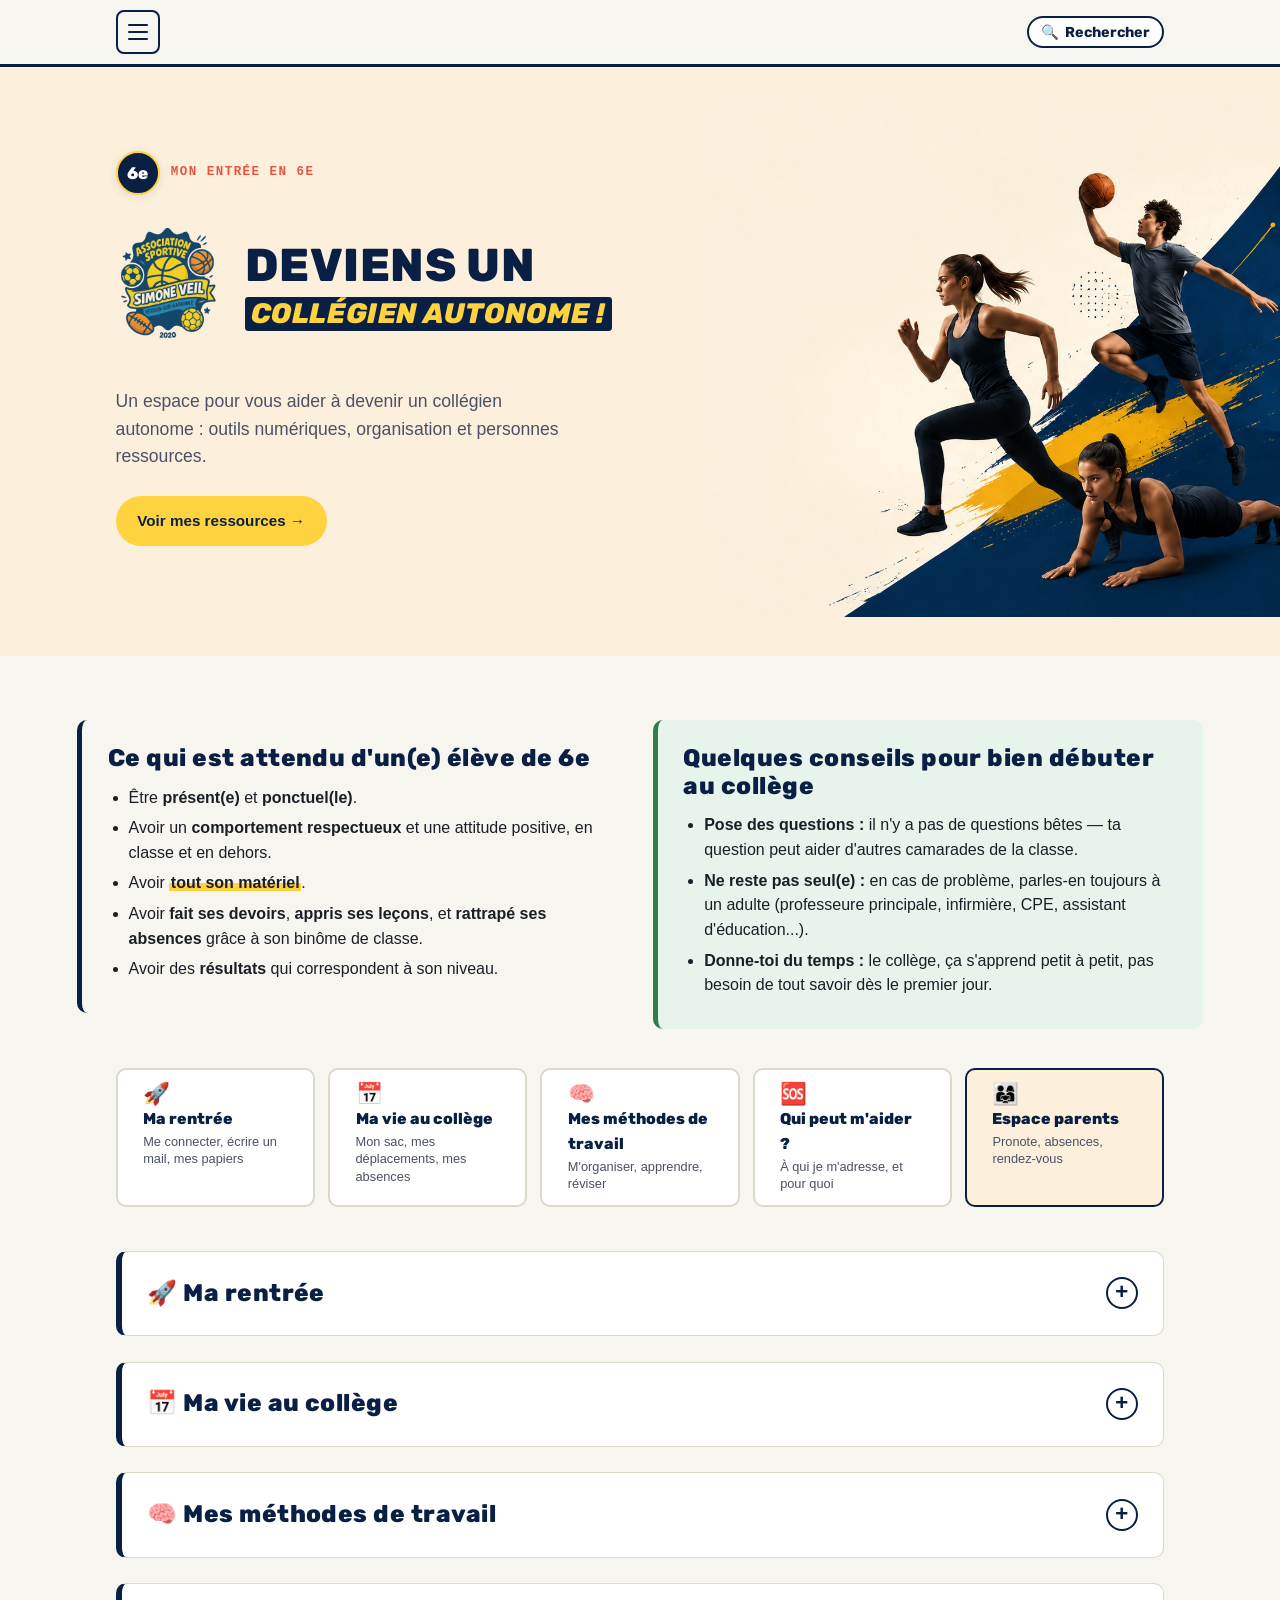
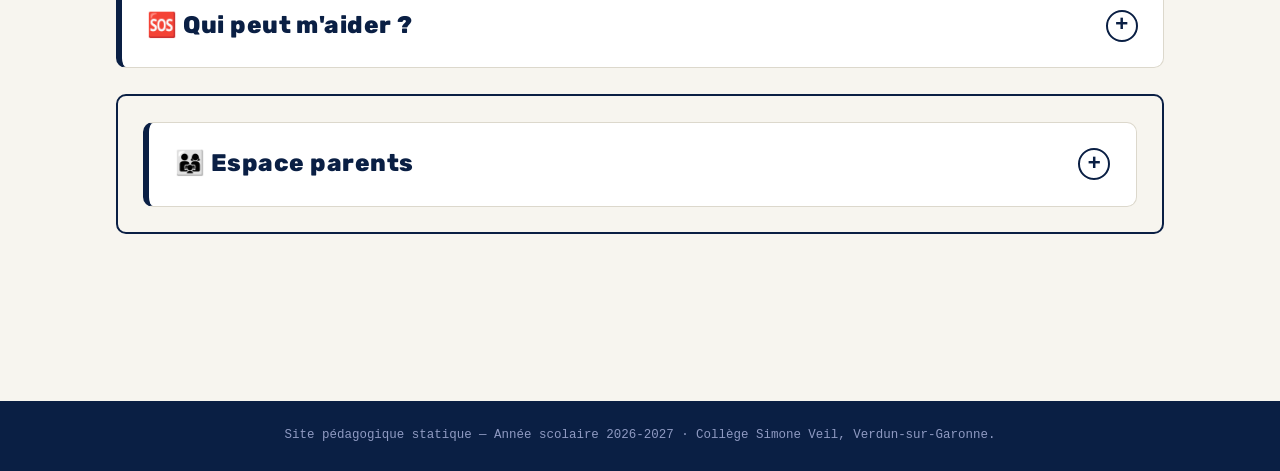
<file: prof-principal-6e.html>
<!DOCTYPE html>
<html lang="fr">
<head>
  <meta charset="UTF-8">
  <meta name="viewport" content="width=device-width, initial-scale=1.0">
  <title>Mon entrée en 6e — Espace EPS</title>
  <meta name="description" content="Espace dédié à la vie de collégien en 6e : ENT, Pronote, mail, emploi du temps, sac, cartes, téléphone, devoirs, contacts utiles, absences.">
  <!-- Police d'affichage "Rubik" (titres, dossards) chargee depuis Google Fonts.
       Le site reste utilisable sans elle : css/style.css prevoit une pile de
       polices systeme de secours si ce lien ne charge pas. -->
  <link rel="preconnect" href="https://fonts.googleapis.com">
  <link rel="preconnect" href="https://fonts.gstatic.com" crossorigin>
  <link href="https://fonts.googleapis.com/css2?family=Rubik:wght@500;700;800;900&display=swap" rel="stylesheet">
  <link rel="stylesheet" href="css/style.css">
</head>
<body>
  <a class="skip-link" href="#main-content">Aller au contenu principal</a>

  <header class="site-header">
    <div class="site-header__inner">
      <button class="nav-toggle" type="button" aria-expanded="false" aria-controls="main-nav">
        <span class="visually-hidden">Ouvrir le menu</span>
        <span class="nav-toggle__bar"></span>
        <span class="nav-toggle__bar"></span>
        <span class="nav-toggle__bar"></span>
      </button>
      <nav class="main-nav" id="main-nav" aria-label="Navigation principale">
        <ul class="main-nav__list">
          <li><a href="index.html">Accueil</a></li>
          <li><a href="eps-generale.html">Fonctionnement de l'EPS</a></li>
          <li><a href="niveau-6e.html">6ème</a></li>
          <li><a href="niveau-5e.html">5ème</a></li>
          <li><a href="niveau-4e.html">4ème</a></li>
          <li><a href="niveau-3e.html">3ème</a></li>
          <li><a href="culture-sportive.html">Culture Sportive</a></li>
          <li><a href="as-futsal.html">AS Futsal</a></li>
          <li><a href="prof-principal-6e.html">Mon entrée en 6ème</a></li>
        </ul>
      </nav>
    </div>
  </header>

  <main id="main-content">
    <!-- HERO — meme structure que sur les autres pages (voir index.html
         pour le detail des commentaires). Seuls le titre, le texte et
         le lien du bouton changent. -->
    <section class="site-hero">
      <div class="container site-hero__inner">
        <div class="site-hero__text">
          <div class="site-hero__kicker">
            <span class="dossard dossard--sm" aria-hidden="true">6e</span>
            <p class="eyebrow">Mon entrée en 6e</p>
          </div>
          <div class="site-hero__lockup site-hero__lockup--l2-une-ligne">
            <a class="site-hero__logo-link" href="index.html" aria-label="Retour à l'accueil">
              <img class="site-hero__logo" src="assets/logo-as-simone-veil.jpg" alt="">
            </a>
            <h1>
            <span class="hero-title__line1">Deviens un</span>
            <span class="hero-title__accent">collégien autonome !</span>
            </h1>
          </div>
          <p class="lede">Un espace pour vous aider à devenir un collégien autonome : outils numériques, organisation et personnes ressources.</p>
          <p><a class="btn btn--primary" href="#ma-rentree">Voir mes ressources →</a></p>
        </div>
        <div class="site-hero__visual site-hero__visual--photo">
          <img src="assets/hero-sport.jpg"
               alt="Trois collégiens en action : course, basket et gainage."
               width="1400" height="901">
        </div>
      </div>
    </section>

    <section class="section">
      <div class="container">

        <div class="bilan-eleve">
          <div class="callout callout--neutral">
            <h3 class="mt-0">Ce qui est attendu d'un(e) élève de 6e</h3>
            <ul class="mb-0">
              <li>Être <strong>présent(e)</strong> et <strong>ponctuel(le)</strong>.</li>
              <li>Avoir un <strong>comportement respectueux</strong> et une attitude positive, en classe et en dehors.</li>
              <li>Avoir <span class="surligne">tout son matériel</span>.</li>
              <li>Avoir <strong>fait ses devoirs</strong>, <strong>appris ses leçons</strong>, et <strong>rattrapé ses absences</strong> grâce à son binôme de classe.</li>
              <li>Avoir des <strong>résultats</strong> qui correspondent à son niveau.</li>
            </ul>
          </div>

        <div class="callout callout--success">
          <h3 class="mt-0">Quelques conseils pour bien débuter au collège</h3>
          <ul class="mb-0">
            <li><strong>Pose des questions :</strong> il n'y a pas de questions bêtes — ta question peut aider d'autres camarades de la classe.</li>
            <li><strong>Ne reste pas seul(e) :</strong> en cas de problème, parles-en toujours à un adulte (professeure principale, infirmière, CPE, assistant d'éducation...).</li>
            <li><strong>Donne-toi du temps :</strong> le collège, ça s'apprend petit à petit, pas besoin de tout savoir dès le premier jour.</li>
            </ul>
          </div>
        </div>

        <!-- Sommaire : cinq portes d'entree, une par grande partie de la page.
             Les quatre premieres s'adressent aux eleves, la derniere aux familles. -->
        <ul class="portes">
          <li><a href="#ma-rentree">
            <span class="portes__emoji" aria-hidden="true">🚀</span>
            <span class="portes__titre">Ma rentrée</span>
            <span class="portes__note">Me connecter, écrire un mail, mes papiers</span>
          </a></li>
          <li><a href="#ma-vie-au-college">
            <span class="portes__emoji" aria-hidden="true">📅</span>
            <span class="portes__titre">Ma vie au collège</span>
            <span class="portes__note">Mon sac, mes déplacements, mes absences</span>
          </a></li>
          <li><a href="#mes-methodes">
            <span class="portes__emoji" aria-hidden="true">🧠</span>
            <span class="portes__titre">Mes méthodes de travail</span>
            <span class="portes__note">M'organiser, apprendre, réviser</span>
          </a></li>
          <li><a href="#qui-fait-quoi">
            <span class="portes__emoji" aria-hidden="true">🆘</span>
            <span class="portes__titre">Qui peut m'aider ?</span>
            <span class="portes__note">À qui je m'adresse, et pour quoi</span>
          </a></li>
          <li><a href="#espace-parents">
            <span class="portes__emoji" aria-hidden="true">👨‍👩‍👧</span>
            <span class="portes__titre">Espace parents</span>
            <span class="portes__note">Pronote, absences, rendez-vous</span>
          </a></li>
        </ul>

        <!-- ============================================================
             CHAQUE RUBRIQUE EST UNE FICHE DEPLIABLE (".info-card"),
             regroupee par moment de l'annee (".info-group") : la
             rentree, le quotidien, les methodes de travail, les
             personnes ressources, puis l'espace parents.
             Pour ajouter une rubrique : copiez un bloc
             <details class="info-card"> entier dans le groupe concerne
             et donnez-lui un id unique.
             ============================================================ -->

        <div class="info-group" id="ma-rentree">
          <h2>🚀 Ma rentrée</h2>
          <p class="info-group__intro">Les quelques démarches à faire une seule fois, en début d'année.</p>

          <details class="info-card" id="ent" data-onglet="🔑 ENT et Pronote">
            <summary>
              <h3>Se connecter à l'ENT et à Pronote</h3>
              <span class="info-card__toggle" aria-hidden="true">+</span>
            </summary>
            <div class="info-card__body">
              <p>
                <!-- MODIFIER ICI si le nom de l'ENT ou l'academie change -->
                L'ENT (Espace Numérique de Travail) et Pronote sont les deux outils que vous utiliserez
                tous les jours pour suivre votre scolarité et communiquer avec le collège.
              </p>
              <p>
                Mais il y a du <strong>nouveau cette année</strong> : <strong>Pronote</strong> constitue
                l'<strong>outil unique de référence</strong> pour le cahier de textes, le travail à
                faire, les notes et compétences, et la messagerie. L'<strong>ENT</strong> conservera sa
                fonction de <strong>casier numérique</strong>, de <strong>valorisation des actions
                conduites</strong> et d'<span class="surligne">accès à Pronote</span>.
              </p>

              <h4>À quoi sert l'ENT ?</h4>
              <ul>
                <li>Retrouver l'<strong>espace des classes</strong> : les <strong>ressources</strong> mises en ligne par les enseignants.</li>
                <li>Suivre les <strong>actualités</strong> du collège et la <strong>valorisation des actions conduites</strong>.</li>
                <li><span class="surligne">Accéder à Pronote</span>.</li>
              </ul>

              <figure class="diapo">
                <img src="assets/college/ent-a-quoi-sert.jpg" alt="Diapositive de la réunion de rentrée présentant la page d'accueil de l'ENT : l'accès à Pronote dans le menu de gauche, les actualités du collège et l'espace des classes" loading="lazy">
                <figcaption>La page d'accueil de l'ENT (diapositive de la réunion de rentrée).</figcaption>
              </figure>

              <h4>À quoi sert Pronote ?</h4>
              <ul class="mb-0">
                <li>Consulter l'<span class="surligne">emploi du temps</span>.</li>
                <li>
                  Consulter les <span class="surligne">absences</span> et les
                  <span class="surligne">retards</span>, et les <strong>justifier</strong>. <strong>Prévenir d'une absence</strong> à
                  venir et <strong>informer d'une dispense ponctuelle</strong>.
                </li>
                <li>Consulter le <span class="surligne">carnet virtuel</span> (observations, sanctions, encouragements).</li>
                <li>Consulter les <span class="surligne">notes</span>, les <strong>compétences</strong> et les <strong>bulletins</strong> trimestriels.</li>
                <li>
                  Consulter le <span class="surligne">cahier de texte</span> et le <span class="surligne">travail à faire</span> :
                  ce qui a été fait en cours, et ce qui est à faire pour les prochaines leçons.
                  <div class="callout callout--info">
                    <p class="mb-0">⚠️ Pour les devoirs, c'est <strong>l'agenda</strong> qui fait foi (voir la rubrique « Organiser ses devoirs »).</p>
                  </div>
                </li>
                <li>
                  Accéder à la <span class="surligne">messagerie</span>, pour contacter les professeurs ou la
                  vie scolaire.
                  <div class="callout callout--neutral">
                    <p class="mb-0">
                      🔕 <strong>Attention :</strong> les notifications (messages, notes, devoirs,
                      billets de blog, etc.) seront <strong>suspendues par défaut</strong> le soir
                      (de <strong>20 h à 7 h</strong> le lendemain) et en fin de semaine (du
                      <strong>vendredi 20 h au lundi 7 h</strong>), afin d'assurer une forme de
                      <span class="surligne">« droit à la déconnexion »</span> pour les élèves, les
                      familles et les équipes pédagogiques.
                    </p>
                  </div>
                </li>
              </ul>

              <figure class="diapo">
                <img src="assets/college/pronote.jpg" alt="Diapositive de la réunion de rentrée présentant la page d'accueil de Pronote : emploi du temps, absences et retards, carnet virtuel, notes et compétences, cahier de textes et messagerie" loading="lazy">
                <figcaption>La page d'accueil de Pronote (diapositive de la réunion de rentrée).</figcaption>
              </figure>

              <h4>Première connexion à l'ENT</h4>
              <ol>
                <li>Aller sur <a href="https://simone-veil-verdun.mon-ent-occitanie.fr">simone-veil-verdun.mon-ent-occitanie.fr</a> (ou taper « ENT Verdun sur Garonne » dans un moteur de recherche).</li>
                <li>Cliquer sur « Se connecter ».</li>
                <li>Sélectionner l'espace « Élève ou parent », puis « de l'Académie de Toulouse », puis « Valider ».</li>
                <li>Sur le portail <strong>EduConnect</strong>, choisir le profil <span class="surligne">« Élève »</span>.</li>
                <li>Saisir l'identifiant et le mot de passe <span class="surligne">provisoire</span> donnés par le collège à la rentrée.</li>
                <li>Choisir son <strong>nouveau mot de passe définitif</strong> (voir la formule ci-dessous).</li>
              </ol>

              <div class="callout callout--neutral">
                <h4 class="mt-0">Comment choisir son mot de passe définitif ?</h4>
                <p class="mb-0">
                  Initiale du prénom en majuscule + nom de famille en minuscule (seulement la 1<sup>re</sup> partie
                  si le nom est composé) + année de naissance + un point d'exclamation.<br>
                  <strong>Exemple :</strong> pour Nicolas Dumont-Pellier, né en 2014 → <code>Ndumont2014!</code>
                </p>
              </div>

              <div class="callout callout--info">
                <p class="mb-0">⚠️ Notez votre identifiant et votre mot de passe dans votre agenda, comme demandé par le collège. Ne les communiquez jamais à un(e) camarade.</p>
              </div>

              <p>
                <!-- MODIFIER ICI : le code de session pour les ordinateurs du collège est volontairement
                     absent de cette page publique. Communiquez-le aux familles par un autre moyen
                     (papier, ENT, réunion). -->
                Les codes de connexion aux <strong>ordinateurs du collège</strong> sont différents de ceux
                d'<strong>EduConnect</strong> : ils vous ont été communiqués séparément.
              </p>

              <figure class="diapo">
                <img src="assets/college/ent-connexion.jpg" alt="Diapositive de la réunion de rentrée détaillant les 3 étapes de connexion à l'ENT" loading="lazy">
                <figcaption>Les étapes de la première connexion (diapositive de la réunion de rentrée).</figcaption>
              </figure>
            </div>
          </details>

          <details class="info-card" id="mail" data-onglet="✉️ Écrire un message">
            <summary>
              <h3>Envoyer un message à un professeur</h3>
              <span class="info-card__toggle" aria-hidden="true">+</span>
            </summary>
            <div class="info-card__body">
              <div class="callout callout--info">
                <p class="mb-0">
                  📬 <strong>Nouveau cette année :</strong> la messagerie se trouve désormais
                  <span class="surligne">sur Pronote</span>. Celle de l'ENT est <strong>fermée</strong>.
                </p>
              </div>

              <p>Savoir écrire un mail correct à un adulte est une compétence essentielle au collège. Pensez à toujours vous adresser au <strong>bon interlocuteur</strong>, et à des <strong>heures raisonnables</strong>.</p>
              <ol>
                <li>Une fois sur la <strong>page d'accueil de Pronote</strong>, aller sur <span class="surligne">Communication</span>, puis sur <span class="surligne">Nouvelle discussion</span>.</li>
                <li><strong>Le destinataire :</strong> choisir l'encadré <span class="surligne">« Professeurs »</span>.</li>
                <li><strong>Chercher puis sélectionner</strong> le professeur à qui vous voulez écrire.</li>
                <li><strong>L'objet :</strong> résumez le sujet en quelques mots (ex. « Absence du 12/09 — Classe 6eA »). Un message sans objet passe souvent inaperçu.</li>
                <li><strong>Le contenu :</strong> une <strong>formule de politesse</strong> (« Bonjour Madame MARTIN, »), puis votre demande en <strong>phrases complètes</strong>, et « <strong>Cordialement,</strong> » pour terminer.</li>
                <li><strong>La signature :</strong> <span class="surligne">ajoutez votre prénom et votre nom</span> — « Élève de 3eF » ne suffit pas à vous identifier.</li>
              </ol>

              <!-- Captures d'ecran de Pronote fournies par la professeure. Les
                   numeros sont poses par-dessus l'image (spans ".capture__num"),
                   positionnes en pourcentage : l'image elle-meme n'est pas
                   retouchee. Pour deplacer un numero, changez --x et --y. -->
              <figure class="capture">
                <div class="capture__zone">
                  <img src="assets/college/pronote-communication.jpg"
                       alt="Page « Mes discussions » de Pronote : l'onglet Communication dans le bandeau du haut, et le bouton vert « Nouvelle discussion »"
                       width="1400" height="670" loading="lazy">
                  <span class="capture__num" style="--x:43.5%; --y:15.5%">1</span>
                </div>
                <figcaption><strong>Étape 1 :</strong> l'onglet <strong>Communication</strong>, puis le bouton vert <strong>« Nouvelle discussion »</strong>.</figcaption>
              </figure>

              <figure class="capture">
                <div class="capture__zone">
                  <img src="assets/college/pronote-nouvelle-discussion.jpg"
                       alt="Fenêtre « Nouvelle discussion » de Pronote : encadré Destinataires avec les champs Professeurs et Personnels, champ Objet, zone Contenu, et les boutons Annuler et Envoyer"
                       width="1238" height="1198" loading="lazy">
                  <span class="capture__num" style="--x:4%; --y:22.5%">2</span>
                  <span class="capture__num" style="--x:47%; --y:18.3%">3</span>
                  <span class="capture__num" style="--x:4%; --y:34%">4</span>
                  <span class="capture__num" style="--x:4%; --y:41%">5</span>
                  <span class="capture__num" style="--x:4%; --y:82%">6</span>
                </div>
                <figcaption><strong>Étapes 2 à 6 :</strong> le destinataire, la recherche du professeur, l'objet, le contenu et la signature.</figcaption>
              </figure>

              <div class="callout callout--info">
                <h4 class="mt-0">⚠️ Attention au bouton « Répondre à tous »</h4>
                <p>Quand une discussion a été ouverte avec <strong>plusieurs destinataires</strong> (toute la classe, tous les parents…), deux boutons se ressemblent :</p>
                <ul class="mb-0">
                  <li><span class="surligne">Répondre</span> : le message part <strong>uniquement à la personne qui a écrit</strong>. C'est presque toujours ce qu'il faut faire.</li>
                  <li><strong>Répondre à tous</strong> : le message part à <strong>toutes les personnes</strong> de la liste — à n'utiliser que si la réponse concerne vraiment tout le monde.</li>
                </ul>
              </div>

              <div class="callout callout--success">
                <h4 class="mt-0">Astuce</h4>
                <p class="mb-0">Relisez toujours votre message avant de l'envoyer : <strong>objet</strong> renseigné, <strong>orthographe</strong> vérifiée, <strong>destinataire</strong> bien sélectionné — et le <span class="surligne">bon bouton de réponse</span>.</p>
              </div>
            </div>
          </details>

          <details class="info-card" id="emploi-du-temps" data-onglet="🗓️ Emploi du temps">
            <summary>
              <h3>Lire son emploi du temps</h3>
              <span class="info-card__toggle" aria-hidden="true">+</span>
            </summary>
            <div class="info-card__body">
              <p>Votre emploi du temps est disponible sur Pronote. Voici comment le lire :</p>
              <ul>
                <li>Chaque colonne représente un jour de la semaine.</li>
                <li>Chaque ligne représente un créneau horaire.</li>
                <li>Chaque case indique : la matière, le nom du professeur, la salle.</li>
                <li>Une case vide ou grisée peut correspondre à une heure de permanence.</li>
                <li>Les petites lettres <strong>A</strong> et <strong>B</strong>, en bas à droite d'une case, signalent un cours qui n'a lieu qu'<span class="surligne">une semaine sur deux</span> (semaine A ou semaine B).</li>
              </ul>

              <!-- MODIFIER CHAQUE ANNEE : remplacez l'image dans assets/college/ -->
              <figure class="diapo">
                <img src="assets/college/emploi-du-temps-6e3.jpg" alt="Emploi du temps de la classe de 6e 3 : les cinq jours de la semaine en colonnes, les créneaux horaires en lignes, chaque case indiquant la matière et la salle. Les noms des professeurs sont masqués." width="1314" height="830" loading="lazy">
                <figcaption>L'emploi du temps de la classe de <strong>6<sup>e</sup> 3</strong>. Les noms des professeurs sont masqués ici ; ils apparaissent sur Pronote.</figcaption>
              </figure>

              <h4>Quelques créneaux particuliers</h4>
              <ul>
                <li><strong>Heure de vie de classe :</strong> environ une fois toutes les 2 semaines, le mardi de 11h30 à 12h30. Élection des délégués, préparation des conseils de classe, cohésion de groupe...</li>
                <li><strong>Devoirs faits :</strong> un créneau d'accompagnement au travail personnel, pour apprendre petit à petit à travailler en autonomie sur l'année.</li>
              </ul>

              <div class="callout callout--info">
                <p class="mb-0">Certains cours peuvent être modifiés (absence de professeur, sortie scolaire...). Prenez l'habitude de consulter votre emploi du temps sur Pronote la veille pour le lendemain.</p>
              </div>
            </div>
          </details>

          <details class="info-card" id="documents-rentree" data-onglet="📄 Documents à rendre">
            <summary>
              <h3>Documents à rendre en début d'année</h3>
              <span class="info-card__toggle" aria-hidden="true">+</span>
            </summary>
            <div class="info-card__body">
              <p>Chaque rentrée, quelques documents sont à <strong>compléter</strong>, <strong>signer</strong> et <span class="surligne">rapporter rapidement</span> au collège :</p>
              <ul>
                <li>L'<strong>attestation d'assurance scolaire</strong> (responsabilité civile + individuelle accident).</li>
                <li>La <strong>fiche de renseignements</strong> et la <strong>carte de collégien</strong>, complétées et <span class="surligne">signées</span>.</li>
                <li>Le <strong>coupon du règlement intérieur</strong>, attestant que vous en avez pris connaissance.</li>
                <li>Les documents des éventuelles <strong>sorties scolaires</strong> de début d'année.</li>
              </ul>
              <p class="mb-0">
                <!-- MODIFIER CHAQUE ANNEE : les dates precises changent -->
                Les dates précises pour rapporter chaque document sont communiquées chaque année par le
                collège via Pronote, l'ENT et le carnet de correspondance.
              </p>
            </div>
          </details>
        </div>

        <div class="info-group" id="ma-vie-au-college">
          <h2>📅 Ma vie au collège</h2>
          <p class="info-group__intro">Le quotidien : ce qu'il faut faire chaque jour, et quoi faire quand ça ne se passe pas comme prévu.</p>

          <details class="info-card" id="sac" data-onglet="🎒 Faire mon sac">
            <summary>
              <h3>Faire son sac</h3>
              <span class="info-card__toggle" aria-hidden="true">+</span>
            </summary>
            <div class="info-card__body">
              <p>
                Il faut avoir chaque jour le matériel qui correspond à chaque heure de cours de ton
                emploi du temps. Préparer son cartable <span class="surligne">la veille au soir</span>
                évite les oublis et le stress du matin.
              </p>
              <p class="text-mono">📄 Cette rubrique reprend la <strong>fiche Devoirs faits n°2 — Faire son cartable</strong>.</p>

              <h4>Le principe : deux sortes d'affaires</h4>
              <p>Pour ne rien oublier, sépare <strong>ce qui reste toujours</strong> dans le cartable de <strong>ce qui change</strong> d'un jour à l'autre.</p>
              <div class="regles-grille">
                <div class="regle-fiche regle-fiche--vert">
                  <p class="regle-fiche__titre">✅ Ce qui RESTE TOUJOURS</p>
                  <ul class="mb-0">
                    <li>Ton <strong>agenda</strong>.</li>
                    <li>Tes <strong>cartes</strong> : collégien, cantine — et celle de <strong>bus</strong> si tu prends le car.</li>
                    <li>Ta <strong>trousse</strong> : stylos (<span class="surligne">4 couleurs</span>), crayons à papier, gomme, colle, surligneurs (<span class="surligne">2 couleurs</span>).</li>
                    <li>Une <strong>pochette à rabat</strong> avec des feuilles simples et doubles, et des pochettes transparentes.</li>
                  </ul>
                </div>
                <div class="regle-fiche regle-fiche--orange">
                  <p class="regle-fiche__titre">🔄 Ce qui CHANGE selon ta journée</p>
                  <ul class="mb-0">
                    <li>Les <strong>cahiers</strong> ou <strong>classeurs</strong>.</li>
                    <li>Les <strong>manuels</strong>.</li>
                    <li>Le <strong>matériel complémentaire</strong> : compas, équerre, rapporteur, calculatrice…</li>
                    <li>Les <strong>affaires d'EPS</strong> et la <strong>gourde</strong>.</li>
                    <li>Le matériel pour la <strong>permanence</strong> ou les <strong>devoirs faits</strong>.</li>
                  </ul>
                </div>
              </div>

              <h4>Comment faire ?</h4>
              <ol>
                <li>📅 Le soir, ouvre ton <strong>agenda</strong> et ton <strong>emploi du temps du lendemain</strong> : quel matériel faut-il selon les matières ?</li>
                <li>📓 Sors les <strong>cahiers et classeurs</strong>, 📚 les <strong>manuels</strong> des matières prévues — et seulement ceux-là.</li>
                <li>📐 Ajoute le <strong>matériel complémentaire</strong> si une matière en demande : compas, équerre, rapporteur, calculatrice.</li>
                <li>✏️ Vérifie ta <strong>trousse</strong> et ta <strong>pochette à rabat</strong>.</li>
                <li>💳 Vérifie que tes <span class="surligne">cartes</span> sont bien dans le sac.</li>
                <li>👟 Si tu as <strong>EPS</strong> : ajoute la <strong>tenue de sport</strong> et 💧 une <strong>gourde</strong>.</li>
                <li>📖 Si tu as <strong>permanence</strong> ou <strong>devoirs faits</strong> : prends de quoi travailler.</li>
                <li>🗝️ N'oublie pas le <strong>cadenas ou les clés</strong> du casier.</li>
              </ol>

              <!-- Fiche memo visuelle, a imprimer ou a consulter le soir -->
              <div class="memo-sac">
                <p class="memo-sac__title">🎒 Ma check-list du soir</p>
                <p class="memo-sac__intro">Je regarde mon emploi du temps de demain, puis je vérifie une par une :</p>
                <div class="memo-sac__grid">
                  <div class="memo-item">
                    <span class="memo-item__icon" aria-hidden="true">📓</span>
                    <span class="memo-item__label">Cahiers et classeurs</span>
                    <span class="memo-item__note">Ceux des matières de demain</span>
                  </div>
                  <div class="memo-item">
                    <span class="memo-item__icon" aria-hidden="true">📚</span>
                    <span class="memo-item__label">Manuels</span>
                    <span class="memo-item__note">Seulement ceux qui servent</span>
                  </div>
                  <div class="memo-item">
                    <span class="memo-item__icon" aria-hidden="true">📐</span>
                    <span class="memo-item__label">Matériel spécial</span>
                    <span class="memo-item__note">Compas, équerre, calculatrice…</span>
                  </div>
                  <div class="memo-item">
                    <span class="memo-item__icon" aria-hidden="true">✏️</span>
                    <span class="memo-item__label">Ma trousse</span>
                    <span class="memo-item__note">Stylos (4 couleurs), gomme, colle, surligneurs</span>
                  </div>
                  <div class="memo-item">
                    <span class="memo-item__icon" aria-hidden="true">📄</span>
                    <span class="memo-item__label">Ma pochette à rabat</span>
                    <span class="memo-item__note">Feuilles simples et doubles</span>
                  </div>
                  <div class="memo-item">
                    <span class="memo-item__icon" aria-hidden="true">📅</span>
                    <span class="memo-item__label">Mon agenda</span>
                    <span class="memo-item__note">Les devoirs sont notés dedans</span>
                  </div>
                  <div class="memo-item">
                    <span class="memo-item__icon" aria-hidden="true">💳</span>
                    <span class="memo-item__label">Mes cartes</span>
                    <span class="memo-item__note">Collégien, cantine, bus</span>
                  </div>
                  <div class="memo-item">
                    <span class="memo-item__icon" aria-hidden="true">👟</span>
                    <span class="memo-item__label">Tenue d'EPS</span>
                    <span class="memo-item__note">Si j'ai sport demain</span>
                  </div>
                  <div class="memo-item">
                    <span class="memo-item__icon" aria-hidden="true">💧</span>
                    <span class="memo-item__label">Ma gourde</span>
                    <span class="memo-item__note">Remplie avant de partir</span>
                  </div>
                  <div class="memo-item">
                    <span class="memo-item__icon" aria-hidden="true">🗝️</span>
                    <span class="memo-item__label">Cadenas / clés</span>
                    <span class="memo-item__note">Pour mon casier</span>
                  </div>
                </div>
                <p class="memo-sac__footer">✅ Sac prêt le soir = matin tranquille !</p>
              </div>

              <h4>Quelques conseils d'organisation</h4>
              <ul>
                <li>Dès que tu as fini un travail, <strong>range-le tout de suite</strong> dans le cahier ou le classeur correspondant.</li>
                <li>Utilise le <strong>casier</strong> qui t'a été attribué : tu peux y laisser tes affaires de l'après-midi, puis en changer à la pause déjeuner. Attention à ne pas oublier de changer… ni à laisser des affaires dans le casier.</li>
              </ul>

              <div class="callout callout--success">
                <h4 class="mt-0">🧰 Un outil pour t'aider</h4>
                <p class="mb-0">
                  Recopie ton emploi du temps sur une feuille et note, en face de chaque matière, le
                  matériel qu'il te faut. Affiche-la <span class="surligne">au-dessus de ton
                  bureau</span> : tu prépares ton cartable d'un coup d'œil. Vérifie quand même dans
                  ton agenda qu'il n'y a pas de <strong>matériel exceptionnel</strong> à apporter.
                </p>
              </div>

              <ul class="doc-list">
                <li>
                  <a href="assets/docs/fiche-devoirs-faits-2-faire-son-cartable.pdf" download>
                    📄 Fiche Devoirs faits n°2 — Faire son cartable
                    <span class="doc-list__meta">PDF — la fiche distribuée en Devoirs faits, avec le tableau à remplir</span>
                  </a>
                </li>
              </ul>
            </div>
          </details>

          <details class="info-card" id="deplacements" data-onglet="🚶 Déplacements et sorties">
            <summary>
              <h3>Se déplacer et sortir du collège</h3>
              <span class="info-card__toggle" aria-hidden="true">+</span>
            </summary>
            <div class="info-card__body">
              <h4>Dans le collège</h4>
              <p>Les déplacements se font <span class="surligne">toujours</span> :</p>
              <ul>
                <li><strong>en rang, par deux</strong> ;</li>
                <li><strong>dans le silence</strong> ;</li>
                <li>les escaliers se montent <strong>à droite</strong>.</li>
              </ul>

              <h4>Les régimes de sortie</h4>
              <p>Chaque élève se voit attribuer un <span class="surligne">régime de sortie</span> en début d'année, indiqué sur <strong>Pronote</strong> et sur la <strong>carte de collégien</strong> :</p>
              <div class="table-wrap">
                <table class="regimes">
                  <thead>
                    <tr><th>Régime</th><th>Ce que ça signifie</th></tr>
                  </thead>
                  <tbody>
                    <tr class="regime-rouge"><td class="pastille"><span class="pastille-dot pastille-dot--rouge" aria-hidden="true"></span>Pastille rouge <em>(transport en commun)</em></td><td>Présence obligatoire de 8h20 à 17h ; sortie possible selon l'emploi du temps habituel en début et fin de journée.</td></tr>
                    <tr class="regime-rouge"><td class="pastille"><span class="pastille-dot pastille-dot--rouge" aria-hidden="true"></span>Pastille rouge <em>(sans transport en commun)</em></td><td>Présence obligatoire 8h20–11h30 (ou 12h30) et 13h45–17h pour les externes ; 8h20–17h pour les demi-pensionnaires.</td></tr>
                    <tr class="regime-jaune"><td class="pastille"><span class="pastille-dot pastille-dot--jaune" aria-hidden="true"></span>Pastille jaune</td><td>Sortie possible selon l'emploi du temps habituel, en début et fin de journée.</td></tr>
                    <tr class="regime-verte"><td class="pastille"><span class="pastille-dot pastille-dot--verte" aria-hidden="true"></span>Pastille verte</td><td>Sortie possible selon l'emploi du temps du jour, même en cas de modification.</td></tr>
                  </tbody>
                </table>
              </div>
              <p class="mb-0">En cas de doute sur son propre régime de sortie, se renseigner auprès de la <strong>vie scolaire</strong>.</p>
            </div>
          </details>

          <details class="info-card" id="absence-retard" data-onglet="⏰ Absence ou retard">
            <summary>
              <h3>Gérer une absence ou un retard</h3>
              <span class="info-card__toggle" aria-hidden="true">+</span>
            </summary>
            <div class="info-card__body">
              <h4>En cas d'absence</h4>
              <ol>
                <li>Les parents préviennent l'établissement <span class="surligne">dès que possible</span> (téléphone, Pronote ou mail).</li>
                <li>À votre retour, présentez le <strong>mot d'absence signé</strong> par vos parents à la <strong>vie scolaire</strong>.</li>
                <li><span class="surligne">Rattrapez les cours manqués</span> : demandez le travail à votre <strong>binôme de classe</strong>, ou consultez le <strong>cahier de texte</strong> sur l'ENT.</li>
              </ol>

              <h4>En cas de retard</h4>
              <ol>
                <li>Présentez-vous <span class="surligne">à la vie scolaire</span> avant de rejoindre votre cours.</li>
                <li>Un <strong>billet de retard</strong> vous sera remis pour être présenté au professeur.</li>
                <li>En cas de <strong>retards répétés</strong>, un mot sera transmis à vos parents.</li>
              </ol>

              <div class="callout callout--info">
                <p class="mb-0">⚠️ Une absence ou un retard doit <span class="surligne">toujours</span> être justifié. En cas de doute, adressez-vous à la <strong>vie scolaire</strong> ou à votre <strong>professeure principale</strong>.</p>
              </div>
            </div>
          </details>
        </div>

        <div class="info-group" id="mes-methodes">
          <h2>🧠 Mes méthodes de travail</h2>
          <p class="info-group__intro">Dix fiches courtes, travaillées en <strong>Devoirs faits</strong> et à relire dès qu'on en a besoin. Chacune donne le but, les étapes, l'erreur classique et le bon réflexe.</p>

          <details class="info-card fiche-methode" id="methode-organiser" data-onglet="1. Utiliser son agenda">
            <summary>
              <h3>1. J'utilise mon agenda</h3>
              <span class="info-card__toggle" aria-hidden="true">+</span>
            </summary>
            <div class="info-card__body">
              <p class="methode__but">
                <span class="methode__etiquette">À quoi ça sert</span>
                À ne plus jamais découvrir la veille au soir qu'il y a un contrôle demain, et à ne plus tout faire en même temps.
              </p>

              <h4>Les 5 règles d'or : la méthode du <span class="surligne">CPPMV</span></h4>
              <div class="table-wrap">
                <table class="cppmv">
                  <tbody>
                    <tr>
                      <td class="cppmv__lettre">C</td>
                      <td class="cppmv__nom">CLASSER</td>
                      <td>Indique <span class="surligne">toujours et en premier</span> la <strong>discipline</strong> concernée.</td>
                    </tr>
                    <tr>
                      <td class="cppmv__lettre">P</td>
                      <td class="cppmv__nom">PRÉCISER</td>
                      <td>Note s'il s'agit d'une <strong>leçon</strong>, d'un <strong>exercice</strong> ou d'un <strong>contrôle</strong>, <em>puis</em> la consigne et le matériel (cahier, feuille, classeur) — sans oublier la <strong>page</strong> et le <strong>numéro d'exercice</strong>.</td>
                    </tr>
                    <tr>
                      <td class="cppmv__lettre">P</td>
                      <td class="cppmv__nom">PRIORISER</td>
                      <td>Indique <span class="surligne">en rouge</span> les devoirs les plus importants : contrôle, exposé…</td>
                    </tr>
                    <tr>
                      <td class="cppmv__lettre">M</td>
                      <td class="cppmv__nom">M'ORGANISER<br>DANS LE TEMPS</td>
                      <td>Regarde d'abord le travail <strong>pour le lendemain</strong> et fais-le en priorité. Essaie ensuite de <strong>t'avancer</strong> pour les jours suivants.</td>
                    </tr>
                    <tr>
                      <td class="cppmv__lettre">V</td>
                      <td class="cppmv__nom">VÉRIFIER</td>
                      <td><strong>Surligne ou barre</strong> le travail une fois qu'il est fait, pour être sûr de ne rien oublier.</td>
                    </tr>
                  </tbody>
                </table>
              </div>

              <div class="callout callout--neutral">
                <h4 class="mt-0">✍️ Un exemple bien noté</h4>
                <p class="mb-0">
                  <strong>Maths</strong> — exercice 2 page 25, sur le cahier d'exercices.<br>
                  <span class="text-mono">discipline · nature du travail · page et numéro · matériel</span>
                </p>
              </div>

              <h4>Et aussi</h4>
              <ol class="methode__etapes">
                <li><strong>Je note tout, tout de suite.</strong> Dès que le devoir est donné, pas à la fin de l'heure.</li>
                <li><strong>Je coupe le gros travail en morceaux.</strong> Un exposé ou une lecture, ça se fait en 3 fois 20 minutes réparties sur la semaine, pas en 1 heure la veille.</li>
              </ol>

              <figure class="schema">
                <svg viewBox="0 0 640 232" xmlns="http://www.w3.org/2000/svg" role="img" aria-labelledby="sch-organiser-t">
                  <title id="sch-organiser-t">Comparaison entre trois devoirs faits la veille au soir et les mêmes devoirs répartis sur trois jours de la semaine</title>
                  <g font-family="sans-serif">
                    <text x="160" y="26" text-anchor="middle" font-size="12" font-weight="700" fill="#4a5164">LUN</text>
                    <text x="260" y="26" text-anchor="middle" font-size="12" font-weight="700" fill="#4a5164">MAR</text>
                    <text x="360" y="26" text-anchor="middle" font-size="12" font-weight="700" fill="#4a5164">MER</text>
                    <text x="460" y="26" text-anchor="middle" font-size="12" font-weight="700" fill="#4a5164">JEU</text>
                    <text x="560" y="26" text-anchor="middle" font-size="12" font-weight="700" fill="#4a5164">VEN</text>
                    <text x="112" y="74" text-anchor="end" font-size="13" font-weight="700" fill="#e8543f">❌ Tout la veille</text>
                    <rect x="120" y="46" width="80" height="76" rx="6" fill="#ffffff" stroke="#dcd8cc" stroke-width="2"/>
                    <rect x="220" y="46" width="80" height="76" rx="6" fill="#ffffff" stroke="#dcd8cc" stroke-width="2"/>
                    <rect x="320" y="46" width="80" height="76" rx="6" fill="#ffffff" stroke="#dcd8cc" stroke-width="2"/>
                    <rect x="420" y="46" width="80" height="76" rx="6" fill="#ffffff" stroke="#dcd8cc" stroke-width="2"/>
                    <rect x="520" y="46" width="80" height="76" rx="6" fill="#ffffff" stroke="#dcd8cc" stroke-width="2"/>
                    <rect x="528" y="54" width="64" height="20" rx="4" fill="#fdece8" stroke="#e8543f" stroke-width="2"/>
                    <rect x="528" y="78" width="64" height="20" rx="4" fill="#fdece8" stroke="#e8543f" stroke-width="2"/>
                    <rect x="528" y="102" width="64" height="20" rx="4" fill="#fdece8" stroke="#e8543f" stroke-width="2"/>
                    <text x="112" y="92" text-anchor="end" font-size="10" font-weight="400" fill="#4a5164">3 devoirs le même soir</text>
                    <text x="112" y="176" text-anchor="end" font-size="13" font-weight="700" fill="#2e7d4f">✅ Réparti</text>
                    <rect x="120" y="148" width="80" height="76" rx="6" fill="#ffffff" stroke="#dcd8cc" stroke-width="2"/>
                    <rect x="220" y="148" width="80" height="76" rx="6" fill="#ffffff" stroke="#dcd8cc" stroke-width="2"/>
                    <rect x="320" y="148" width="80" height="76" rx="6" fill="#ffffff" stroke="#dcd8cc" stroke-width="2"/>
                    <rect x="420" y="148" width="80" height="76" rx="6" fill="#ffffff" stroke="#dcd8cc" stroke-width="2"/>
                    <rect x="520" y="148" width="80" height="76" rx="6" fill="#ffffff" stroke="#dcd8cc" stroke-width="2"/>
                    <rect x="228" y="176" width="64" height="20" rx="4" fill="#e6f4ec" stroke="#2e7d4f" stroke-width="2"/>
                    <rect x="328" y="176" width="64" height="20" rx="4" fill="#e6f4ec" stroke="#2e7d4f" stroke-width="2"/>
                    <rect x="428" y="176" width="64" height="20" rx="4" fill="#e6f4ec" stroke="#2e7d4f" stroke-width="2"/>
                    <text x="112" y="194" text-anchor="end" font-size="10" font-weight="400" fill="#4a5164">un peu chaque soir</text>
                    <text x="560" y="213" text-anchor="middle" font-size="10" font-weight="700" fill="#4a5164">à rendre vendredi</text>

                  </g>
                </svg>
                <figcaption>Le même travail, mais réparti : trois petits moments valent mieux qu'une longue soirée.</figcaption>
              </figure>
              <div class="callout callout--info">
                <p class="mb-0">⚠️ C'est <strong>l'agenda</strong> qui fait foi pour les devoirs à faire. Le créneau <strong>Devoirs faits</strong> de l'emploi du temps sert justement à apprendre à s'organiser seul(e), progressivement sur l'année.</p>
              </div>


              <div class="callout callout--info">
                <p class="mb-0">❌ <strong>L'erreur classique :</strong> attendre le dernier soir « parce que ce n'est pas grand-chose ». Trois petites choses le même soir, ça fait une grosse soirée.</p>
              </div>

              <div class="callout callout--success">
                <p class="mb-0">✅ <strong>Le bon réflexe :</strong> chaque soir, je me pose 3 questions : <em>qu'est-ce qui est à rendre demain ? qu'est-ce qui arrive après-demain ? qu'est-ce que je peux prendre d'avance ?</em></p>
              </div>

              <ul class="doc-list">
                <li>
                  <a href="assets/docs/fiche-devoirs-faits-3-utiliser-son-agenda.pdf" download>
                    📄 Fiche Devoirs faits n°3 — Utiliser son agenda
                    <span class="doc-list__meta">PDF — la fiche distribuée en Devoirs faits, avec ses exercices</span>
                  </a>
                </li>
              </ul>
            </div>
          </details>

          <details class="info-card fiche-methode" id="methode-cahiers" data-onglet="2. Mes cahiers">
            <summary>
              <h3>2. Je tiens mes cahiers et je prends des notes</h3>
              <span class="info-card__toggle" aria-hidden="true">+</span>
            </summary>
            <div class="info-card__body">
              <p class="methode__but">
                <span class="methode__etiquette">À quoi ça sert</span>
                À pouvoir réviser à partir de <strong>mes</strong> cahiers — un cours illisible ou incomplet ne sert à rien au moment de réviser.
              </p>

              <h4>Qu'est-ce que bien tenir ses cahiers ?</h4>
              <ol class="methode__etapes">
                <li><strong>Un cahier en bon état.</strong> La première page n'est pas découpée, il n'y a pas de feuilles déchirées à l'intérieur, la page de garde est propre.</li>
                <li><strong>Les photocopies sont collées, et au bon endroit.</strong> Tous les papiers distribués par les professeurs : découpés correctement, collés bien droits, <span class="surligne">sans surplus de colle</span>.</li>
                <li><strong>J'écris lisiblement.</strong> Je dois être capable de me relire : je respecte les lignes et les interlignes, les majuscules et les points, et les <span class="surligne">codes couleur</span>.</li>
                <li><strong>Je saute des lignes entre les différentes parties</strong>, pour aérer.</li>
                <li><strong>Une erreur se raye proprement</strong>, d'un seul trait — <strong>pas de gribouillage</strong> — ou d'un coup de Tipp-Ex.</li>
                <li><strong>Tous les titres sont soulignés à la règle</strong>, proprement, et sur les interlignes.</li>
              </ol>

              <h4>Et pendant le cours : prendre des notes</h4>
              <ol class="methode__etapes">
                <li><strong>J'écris la date et le titre.</strong> À chaque cours. Sans titre, impossible de retrouver la bonne leçon trois semaines plus tard.</li>
                <li><strong>Je respecte la mise en page du professeur.</strong> Titres, sous-titres, numéros d'exercices : c'est ce qui permet de s'y retrouver.</li>
                <li><strong>Je copie sans erreur</strong> la date, le titre, les consignes, les énoncés et les leçons.</li>
                <li><strong>Je n'écris pas tout.</strong> Je note ce qui est écrit au tableau et ce que le professeur demande de noter — pas chaque phrase prononcée.</li>
                <li><strong>Je complète le soir même si j'ai un trou.</strong> Je demande à mon binôme de classe ou je regarde le cahier de texte sur <strong>Pronote</strong>.</li>
              </ol>

              <figure class="schema">
                <svg viewBox="0 0 640 245" xmlns="http://www.w3.org/2000/svg" role="img" aria-labelledby="sch-cahiers-t">
                  <title id="sch-cahiers-t">Page de cahier annotée : la date, le titre, le soulignement à la règle et l'essentiel en couleur</title>
                  <g font-family="sans-serif">
                    <defs><marker id="pointe" viewBox="0 0 10 10" refX="8" refY="5" markerWidth="6" markerHeight="6" orient="auto"><path d="M0 0 L10 5 L0 10 z" fill="#0a1f44"/></marker></defs>
                    <rect x="40" y="15" width="300" height="215" rx="6" fill="#ffffff" stroke="#0a1f44" stroke-width="2"/>
                    <line x1="72" y1="15" x2="72" y2="230" stroke="#e8543f" stroke-width="1.5"/>
                    <text x="322" y="44" text-anchor="end" font-size="11" font-weight="700" fill="#4a5164">Mardi 8 septembre</text>
                    <text x="86" y="82" text-anchor="start" font-size="13" font-weight="800" fill="#0a1f44">Chapitre 2 — Les fractions</text>
                    <line x1="86" y1="90" x2="266" y2="90" stroke="#ffd23f" stroke-width="4"/>
                    <line x1="86" y1="114" x2="302" y2="114" stroke="#dcd8cc" stroke-width="6" stroke-linecap="round"/>
                    <line x1="86" y1="136" x2="326" y2="136" stroke="#dcd8cc" stroke-width="6" stroke-linecap="round"/>
                    <line x1="86" y1="158" x2="284" y2="158" stroke="#dcd8cc" stroke-width="6" stroke-linecap="round"/>
                    <line x1="86" y1="180" x2="314" y2="180" stroke="#dcd8cc" stroke-width="6" stroke-linecap="round"/>
                    <rect x="86" y="194" width="160" height="22" rx="4" fill="#fff7e6" stroke="#e8871e" stroke-width="2"/>
                    <text x="166.0" y="209" text-anchor="middle" font-size="10" font-weight="700" fill="#e8871e">une définition à retenir</text>
                    <path d="M370 44 L348 44" stroke="#0a1f44" stroke-width="2.5" marker-end="url(#pointe)"/>
                    <text x="384" y="48" text-anchor="start" font-size="12" font-weight="700" fill="#4a5164">① la date, à chaque cours</text>
                    <path d="M370 82 L348 82" stroke="#0a1f44" stroke-width="2.5" marker-end="url(#pointe)"/>
                    <text x="384" y="86" text-anchor="start" font-size="12" font-weight="700" fill="#4a5164">② un titre clair</text>
                    <path d="M370 128 L348 128" stroke="#0a1f44" stroke-width="2.5" marker-end="url(#pointe)"/>
                    <text x="384" y="132" text-anchor="start" font-size="12" font-weight="700" fill="#4a5164">③ souligné à la règle</text>
                    <path d="M370 205 L348 205" stroke="#0a1f44" stroke-width="2.5" marker-end="url(#pointe)"/>
                    <text x="384" y="209" text-anchor="start" font-size="12" font-weight="700" fill="#4a5164">④ l'essentiel en couleur</text>

                  </g>
                </svg>
                <figcaption>Un cahier tenu comme ça se relit tout seul au moment des révisions.</figcaption>
              </figure>

              <h4>Je fais le point sur mon cahier</h4>
              <p>Prends un cahier, ouvre-le à une leçon récente, et réponds pour chaque ligne : <strong>O</strong> = oui, <strong>P</strong> = un peu, <strong>N</strong> = non.</p>
              <div class="table-wrap">
                <table class="grille-tenue">
                  <thead>
                    <tr><th colspan="2">Je suis capable de…</th><th>O</th><th>P</th><th>N</th></tr>
                  </thead>
                  <tbody>
                    <tr><td colspan="2">Avoir un cahier en bon état</td><td></td><td></td><td></td></tr>
                    <tr><td rowspan="2" class="grille-tenue__groupe">Coller les feuilles</td><td>au bon endroit</td><td></td><td></td><td></td></tr>
                    <tr><td>bien droites et sans surplus de colle</td><td></td><td></td><td></td></tr>
                    <tr><td colspan="2">Découper les feuilles correctement</td><td></td><td></td><td></td></tr>
                    <tr><td rowspan="5" class="grille-tenue__groupe">Écrire</td><td>lisiblement, en respectant lignes et interlignes</td><td></td><td></td><td></td></tr>
                    <tr><td>les majuscules et les points</td><td></td><td></td><td></td></tr>
                    <tr><td>sans tache ni rature à main levée</td><td></td><td></td><td></td></tr>
                    <tr><td>en respectant les sauts de carreaux ou de lignes</td><td></td><td></td><td></td></tr>
                    <tr><td>en respectant le code couleurs</td><td></td><td></td><td></td></tr>
                    <tr><td rowspan="2" class="grille-tenue__groupe">Copier sans erreur</td><td>la date et le titre</td><td></td><td></td><td></td></tr>
                    <tr><td>les consignes, les énoncés, les leçons</td><td></td><td></td><td></td></tr>
                    <tr><td colspan="2">Souligner à la règle et sur les interlignes</td><td></td><td></td><td></td></tr>
                  </tbody>
                </table>
              </div>

              <div class="callout callout--info">
                <p class="mb-0">❌ <strong>L'erreur classique :</strong> recopier au propre plus tard. « Plus tard » n'arrive jamais, et il reste un cahier à moitié vide.</p>
              </div>

              <div class="callout callout--success">
                <p class="mb-0">✅ <strong>Le bon réflexe :</strong> un cahier tenu proprement du premier coup, c'est du temps gagné à chaque révision de l'année.</p>
              </div>

              <ul class="doc-list">
                <li>
                  <a href="assets/docs/fiche-devoirs-faits-4-tenir-ses-cahiers.pdf" download>
                    📄 Fiche Devoirs faits n°4 — Tenir ses cahiers
                    <span class="doc-list__meta">PDF — la fiche distribuée en Devoirs faits, avec la grille d'évaluation à remplir</span>
                  </a>
                </li>
              </ul>
            </div>
          </details>

          <details class="info-card fiche-methode" id="methode-lecon" data-onglet="3. Apprendre une leçon">
            <summary>
              <h3>3. J'apprends une leçon</h3>
              <span class="info-card__toggle" aria-hidden="true">+</span>
            </summary>
            <div class="info-card__body">
              <p class="methode__but">
                <span class="methode__etiquette">À quoi ça sert</span>
                À savoir sa leçon <strong>sans avoir besoin de la relire</strong> — c'est ça, savoir une leçon.
              </p>

              <h4>Les étapes</h4>
              <ol class="methode__etapes">
                <li><strong>Je relis en entier.</strong> Une première lecture calme, sans rien apprendre par cœur : je veux juste comprendre de quoi ça parle.</li>
                <li><strong>Je repère l'essentiel.</strong> Les <strong>mots-clés</strong>, les définitions, les dates, les formules. Je les surligne ou je les recopie sur une petite fiche.</li>
                <li><strong>Je me teste.</strong> Je <strong>ferme le cahier</strong> et j'essaie de réciter à voix haute, ou de réécrire de mémoire.</li>
                <li><strong>Je vérifie et je comble les trous.</strong> J'ouvre le cahier, je regarde ce que je n'ai pas su, et je relis seulement cette partie-là.</li>
                <li><strong>Je recommence le lendemain.</strong> 5 minutes le lendemain valent mieux que 30 minutes d'un coup : c'est en revenant plusieurs fois qu'on retient durablement.</li>
              </ol>

              <figure class="schema">
                <svg viewBox="0 0 640 175" xmlns="http://www.w3.org/2000/svg" role="img" aria-labelledby="sch-lecon-t">
                  <title id="sch-lecon-t">Les quatre étapes pour apprendre une leçon, suivies d'une reprise le lendemain</title>
                  <g font-family="sans-serif">
                    <defs><marker id="pointe" viewBox="0 0 10 10" refX="8" refY="5" markerWidth="6" markerHeight="6" orient="auto"><path d="M0 0 L10 5 L0 10 z" fill="#0a1f44"/></marker></defs>
                    <rect x="20" y="40" width="135" height="56" rx="10" fill="#ffffff" stroke="#0a1f44" stroke-width="2"/>
                    <text x="87" y="64" text-anchor="middle" font-size="11" font-weight="700" fill="#4a5164">1</text>
                    <text x="87" y="82" text-anchor="middle" font-size="13" font-weight="800" fill="#0a1f44">JE RELIS</text>
                    <path d="M159 68 L172 68" stroke="#0a1f44" stroke-width="2.5" marker-end="url(#pointe)"/>
                    <rect x="175" y="40" width="135" height="56" rx="10" fill="#ffffff" stroke="#0a1f44" stroke-width="2"/>
                    <text x="242" y="64" text-anchor="middle" font-size="11" font-weight="700" fill="#4a5164">2</text>
                    <text x="242" y="82" text-anchor="middle" font-size="13" font-weight="800" fill="#0a1f44">JE REPÈRE</text>
                    <path d="M314 68 L327 68" stroke="#0a1f44" stroke-width="2.5" marker-end="url(#pointe)"/>
                    <rect x="330" y="40" width="135" height="56" rx="10" fill="#ffd23f" stroke="#0a1f44" stroke-width="2"/>
                    <text x="397" y="64" text-anchor="middle" font-size="11" font-weight="700" fill="#4a5164">3</text>
                    <text x="397" y="82" text-anchor="middle" font-size="13" font-weight="800" fill="#0a1f44">JE ME TESTE</text>
                    <path d="M469 68 L482 68" stroke="#0a1f44" stroke-width="2.5" marker-end="url(#pointe)"/>
                    <rect x="485" y="40" width="135" height="56" rx="10" fill="#ffffff" stroke="#0a1f44" stroke-width="2"/>
                    <text x="552" y="64" text-anchor="middle" font-size="11" font-weight="700" fill="#4a5164">4</text>
                    <text x="552" y="82" text-anchor="middle" font-size="13" font-weight="800" fill="#0a1f44">JE VÉRIFIE</text>
                    <path d="M87 100 L87 132 Q87 142 97 142 L545 142 Q555 142 555 132 L555 100" fill="none" stroke="#2e7d4f" stroke-width="2.5" stroke-dasharray="6 5"/>
                    <rect x="230" y="124" width="180" height="36" rx="8" fill="#e6f4ec" stroke="#2e7d4f" stroke-width="2"/>
                    <text x="320.0" y="146" text-anchor="middle" font-size="11" font-weight="800" fill="#2e7d4f">LE LENDEMAIN, JE RECOMMENCE</text>
                    <text x="320" y="22" text-anchor="middle" font-size="12" font-weight="400" fill="#4a5164">Cahier fermé à l'étape 3 : c'est ça, le vrai test.</text>

                  </g>
                </svg>
                <figcaption>Quatre étapes, puis on recommence le lendemain : c'est la répétition qui fixe la leçon.</figcaption>
              </figure>
              <div class="callout callout--neutral">
                <h4 class="mt-0">Concrètement, chez moi</h4>
                <p class="mb-0">Je lis → je cache → je répète à voix haute → je m'entraîne à écrire les mots nouveaux. Et pour vérifier, j'explique ma leçon à quelqu'un de la maison : si l'autre comprend, c'est que je sais.</p>
              </div>


              <div class="callout callout--info">
                <p class="mb-0">❌ <strong>L'erreur classique :</strong> relire cinq fois de suite. On a l'impression de savoir parce que le texte devient familier — mais dès qu'on ferme le cahier, tout s'efface.</p>
              </div>

              <div class="callout callout--success">
                <p class="mb-0">✅ <strong>Le bon réflexe :</strong> le vrai test, c'est cahier fermé. Si je peux l'expliquer à quelqu'un avec mes propres exemples, c'est appris.</p>
              </div>
            </div>
          </details>

          <details class="info-card fiche-methode" id="methode-controle" data-onglet="4. Réviser un contrôle">
            <summary>
              <h3>4. Je révise un contrôle</h3>
              <span class="info-card__toggle" aria-hidden="true">+</span>
            </summary>
            <div class="info-card__body">
              <p class="methode__but">
                <span class="methode__etiquette">À quoi ça sert</span>
                À arriver au contrôle sans stress, parce que le travail a déjà été fait — un peu chaque jour.
              </p>

              <h4>Les étapes</h4>
              <ol class="methode__etapes">
                <li><strong>J-7 : je note la date.</strong> Dès que le contrôle est annoncé, je l'écris dans l'agenda et je vérifie <strong>ce qui est demandé</strong> : quelles leçons, quels exercices, quel type de questions.</li>
                <li><strong>J-5 : je relis et je fabrique ma fiche.</strong> Une seule feuille avec l'essentiel : définitions, dates, formules, schémas.</li>
                <li><strong>J-3 : je me teste.</strong> Cahier fermé. Je note ce que je n'ai pas su : c'est exactement ça qu'il me reste à travailler.</li>
                <li><strong>J-2 : je refais les exercices ratés.</strong> Pas ceux que je réussis déjà — seulement ceux qui coincent, et ceux que le professeur a corrigés en classe.</li>
                <li><strong>J-1 : relecture courte, puis j'arrête.</strong> 15 minutes de relecture de ma fiche, et je me couche tôt. Le sommeil fait partie des révisions : c'est la nuit que la mémoire se range.</li>
              </ol>

              <figure class="schema">
                <svg viewBox="0 0 640 140" xmlns="http://www.w3.org/2000/svg" role="img" aria-labelledby="sch-controle-t">
                  <title id="sch-controle-t">Frise des révisions d'un contrôle, de sept jours avant jusqu'au jour du contrôle</title>
                  <g font-family="sans-serif">
                    <line x1="40" y1="70" x2="600" y2="70" stroke="#dcd8cc" stroke-width="4"/>
                    <circle cx="55" cy="70" r="13" fill="#0a1f44"/>
                    <text x="55" y="40" text-anchor="middle" font-size="13" font-weight="800" fill="#0a1f44">J-7</text>
                    <text x="55" y="105" text-anchor="middle" font-size="11" font-weight="700" fill="#1a1e27">je note</text>
                    <text x="55" y="120" text-anchor="middle" font-size="10" font-weight="400" fill="#4a5164">la date</text>
                    <circle cx="160" cy="70" r="13" fill="#0a1f44"/>
                    <text x="160" y="40" text-anchor="middle" font-size="13" font-weight="800" fill="#0a1f44">J-5</text>
                    <text x="160" y="105" text-anchor="middle" font-size="11" font-weight="700" fill="#1a1e27">je relis</text>
                    <text x="160" y="120" text-anchor="middle" font-size="10" font-weight="400" fill="#4a5164">je fais ma fiche</text>
                    <circle cx="265" cy="70" r="13" fill="#0a1f44"/>
                    <text x="265" y="40" text-anchor="middle" font-size="13" font-weight="800" fill="#0a1f44">J-3</text>
                    <text x="265" y="105" text-anchor="middle" font-size="11" font-weight="700" fill="#1a1e27">je me teste</text>
                    <text x="265" y="120" text-anchor="middle" font-size="10" font-weight="400" fill="#4a5164">cahier fermé</text>
                    <circle cx="370" cy="70" r="13" fill="#0a1f44"/>
                    <text x="370" y="40" text-anchor="middle" font-size="13" font-weight="800" fill="#0a1f44">J-2</text>
                    <text x="370" y="105" text-anchor="middle" font-size="11" font-weight="700" fill="#1a1e27">je refais</text>
                    <text x="370" y="120" text-anchor="middle" font-size="10" font-weight="400" fill="#4a5164">ce qui coince</text>
                    <circle cx="475" cy="70" r="13" fill="#0a1f44"/>
                    <text x="475" y="40" text-anchor="middle" font-size="13" font-weight="800" fill="#0a1f44">J-1</text>
                    <text x="475" y="105" text-anchor="middle" font-size="11" font-weight="700" fill="#1a1e27">relecture</text>
                    <text x="475" y="120" text-anchor="middle" font-size="10" font-weight="400" fill="#4a5164">15 min, puis dodo</text>
                    <circle cx="580" cy="70" r="16" fill="#2e7d4f"/>
                    <text x="580" y="75" text-anchor="middle" font-size="16" font-weight="700" fill="#ffffff">★</text>
                    <text x="580" y="40" text-anchor="middle" font-size="13" font-weight="800" fill="#2e7d4f">JOUR J</text>
                    <text x="580" y="105" text-anchor="middle" font-size="11" font-weight="700" fill="#1a1e27">prêt !</text>

                  </g>
                </svg>
                <figcaption>Un petit geste chaque jour plutôt qu'une longue soirée : le travail est déjà fait le jour J.</figcaption>
              </figure>
              <div class="callout callout--neutral">
                <h4 class="mt-0">Si le contrôle est annoncé pour dans 3 jours</h4>
                <p class="mb-0">Je garde le même ordre, en resserré : <strong>jour 1</strong> je relis et je fais ma fiche, <strong>jour 2</strong> je me teste et je refais les exercices ratés, <strong>jour 3</strong> relecture rapide.</p>
              </div>


              <div class="callout callout--info">
                <p class="mb-0">❌ <strong>L'erreur classique :</strong> réviser trois heures la veille au soir. C'est fatigant, stressant, et ça ne rentre pas.</p>
              </div>

              <div class="callout callout--success">
                <p class="mb-0">✅ <strong>Le bon réflexe :</strong> cinq fois vingt minutes réparties sur la semaine font retenir bien plus que deux heures d'un coup la veille.</p>
              </div>
            </div>
          </details>


          <details class="info-card fiche-methode" id="methode-vocabulaire" data-onglet="5. Vocabulaire">
            <summary>
              <h3>5. J'apprends du vocabulaire en langue vivante</h3>
              <span class="info-card__toggle" aria-hidden="true">+</span>
            </summary>
            <div class="info-card__body">
              <p class="methode__but">
                <span class="methode__etiquette">À quoi ça sert</span>
                À retenir des mots durablement, et à pouvoir les <strong>utiliser</strong>, pas seulement les reconnaître.
              </p>

              <h4>Les étapes</h4>
              <ol class="methode__etapes">
                <li><strong>Je lis la liste à voix haute.</strong> En langue, l'oreille aide autant que les yeux. J'écoute la prononciation si elle est disponible sur <strong>Pronote</strong> ou dans le manuel.</li>
                <li><strong>Je cache une colonne.</strong> Français caché, je donne le mot étranger. Puis l'inverse : c'est le sens qui compte, pas l'ordre de la liste.</li>
                <li><strong>Je fabrique des cartes.</strong> Un petit bout de papier, le mot d'un côté, la traduction de l'autre. Je révise dans le bus, en 3 minutes.</li>
                <li><strong>Je mets le mot dans une phrase.</strong> Un mot appris seul s'oublie ; un mot dans une phrase reste.</li>
                <li><strong>Je repasse les mots ratés le lendemain.</strong> Je fais deux tas : ceux que je sais, ceux que je rate. Je ne révise que le deuxième tas.</li>
              </ol>

              <figure class="schema">
                <svg viewBox="0 0 640 170" xmlns="http://www.w3.org/2000/svg" role="img" aria-labelledby="sch-vocabulaire-t">
                  <title id="sch-vocabulaire-t">Une carte de vocabulaire recto-verso, puis deux tas : les mots sus et les mots à revoir</title>
                  <g font-family="sans-serif">
                    <defs><marker id="pointe" viewBox="0 0 10 10" refX="8" refY="5" markerWidth="6" markerHeight="6" orient="auto"><path d="M0 0 L10 5 L0 10 z" fill="#0a1f44"/></marker></defs>
                    <rect x="30" y="40" width="150" height="90" rx="10" fill="#ffffff" stroke="#0a1f44" stroke-width="2"/>
                    <text x="105" y="78" text-anchor="middle" font-size="16" font-weight="800" fill="#0a1f44">the bag</text>
                    <text x="105" y="100" text-anchor="middle" font-size="10" font-weight="400" fill="#4a5164">recto</text>
                    <path d="M190 85 L218 85" stroke="#0a1f44" stroke-width="2.5" marker-end="url(#pointe)"/>
                    <rect x="228" y="40" width="150" height="90" rx="10" fill="#f7f5ef" stroke="#0a1f44" stroke-width="2"/>
                    <text x="303" y="78" text-anchor="middle" font-size="16" font-weight="800" fill="#0a1f44">le sac</text>
                    <text x="303" y="100" text-anchor="middle" font-size="10" font-weight="400" fill="#4a5164">verso</text>
                    <text x="204" y="28" text-anchor="middle" font-size="10" font-weight="700" fill="#4a5164">je me teste</text>
                    <rect x="420" y="30" width="90" height="55" rx="8" fill="#e6f4ec" stroke="#2e7d4f" stroke-width="2"/>
                    <text x="465" y="55" text-anchor="middle" font-size="12" font-weight="800" fill="#2e7d4f">JE SAIS</text>
                    <text x="465" y="72" text-anchor="middle" font-size="9" font-weight="400" fill="#4a5164">je mets de côté</text>
                    <rect x="420" y="100" width="90" height="55" rx="8" fill="#fdece8" stroke="#e8543f" stroke-width="2"/>
                    <text x="465" y="125" text-anchor="middle" font-size="12" font-weight="800" fill="#e8543f">À REVOIR</text>
                    <text x="465" y="142" text-anchor="middle" font-size="9" font-weight="400" fill="#4a5164">je recommence</text>
                    <path d="M384 70 L414 55" stroke="#0a1f44" stroke-width="2.5" marker-end="url(#pointe)"/>
                    <path d="M384 100 L414 118" stroke="#0a1f44" stroke-width="2.5" marker-end="url(#pointe)"/>
                    <text x="578" y="122" text-anchor="middle" font-size="11" font-weight="700" fill="#e8543f">Demain, je ne</text>
                    <text x="578" y="137" text-anchor="middle" font-size="11" font-weight="700" fill="#e8543f">révise que ce tas.</text>

                  </g>
                </svg>
                <figcaption>Deux tas, et on ne révise que celui des mots ratés : le temps passe où il est utile.</figcaption>
              </figure>

              <div class="callout callout--info">
                <p class="mb-0">❌ <strong>L'erreur classique :</strong> apprendre la liste dans l'ordre. On finit par connaître l'ordre… et pas les mots.</p>
              </div>

              <div class="callout callout--success">
                <p class="mb-0">✅ <strong>Le bon réflexe :</strong> 10 mots par jour pendant 5 jours, c'est bien plus efficace que 50 mots la veille.</p>
              </div>
            </div>
          </details>

          <details class="info-card fiche-methode" id="methode-memoriser" data-onglet="6. Mémoriser">
            <summary>
              <h3>6. Je mémorise une date, une définition, une formule</h3>
              <span class="info-card__toggle" aria-hidden="true">+</span>
            </summary>
            <div class="info-card__body">
              <p class="methode__but">
                <span class="methode__etiquette">À quoi ça sert</span>
                À faire entrer dans la tête ce qui doit être su <strong>exactement</strong>, mot pour mot.
              </p>

              <h4>Les étapes</h4>
              <ol class="methode__etapes">
                <li><strong>Je découpe.</strong> Je n'apprends pas 15 dates d'un coup : je fais des paquets de 4 ou 5.</li>
                <li><strong>Je répète à voix haute.</strong> Dire à voix haute fait travailler la mémoire beaucoup plus que lire dans sa tête.</li>
                <li><strong>Je m'écris un mini-test.</strong> Je note les questions sur une feuille, sans les réponses. Je réponds le lendemain.</li>
                <li><strong>J'utilise une image ou un moyen mnémotechnique.</strong> Une phrase drôle, un dessin, une couleur : tout ce qui accroche aide à retenir.</li>
                <li><strong>Je revois à J+1, J+3 puis J+7.</strong> Trois passages courts et espacés : c'est la méthode qui fonctionne le mieux, prouvée par la recherche.</li>
              </ol>

              <figure class="schema">
                <svg viewBox="0 0 640 272" xmlns="http://www.w3.org/2000/svg" role="img" aria-labelledby="sch-memoriser-t">
                  <title id="sch-memoriser-t">Trois reprises courtes le lendemain, trois jours après et une semaine après, qui maintiennent la mémorisation</title>
                  <g font-family="sans-serif">
                    <rect x="52" y="70" width="76" height="100" rx="6" fill="#ffd23f" stroke="#0a1f44" stroke-width="2"/>
                    <text x="90" y="190" text-anchor="middle" font-size="13" font-weight="800" fill="#0a1f44">J</text>
                    <text x="90" y="206" text-anchor="middle" font-size="10" font-weight="400" fill="#4a5164">j'apprends</text>
                    <rect x="202" y="78" width="76" height="92" rx="6" fill="#fff3c4" stroke="#0a1f44" stroke-width="2"/>
                    <text x="240" y="190" text-anchor="middle" font-size="13" font-weight="800" fill="#0a1f44">J+1</text>
                    <text x="240" y="206" text-anchor="middle" font-size="10" font-weight="400" fill="#4a5164">3 min</text>
                    <path d="M130 64 Q170 36 234 66" fill="none" stroke="#2e7d4f" stroke-width="2.5"/>
                    <path d="M224 54 L238 68 L220 72 z" fill="#2e7d4f"/>
                    <rect x="352" y="82" width="76" height="88" rx="6" fill="#fff3c4" stroke="#0a1f44" stroke-width="2"/>
                    <text x="390" y="190" text-anchor="middle" font-size="13" font-weight="800" fill="#0a1f44">J+3</text>
                    <text x="390" y="206" text-anchor="middle" font-size="10" font-weight="400" fill="#4a5164">3 min</text>
                    <path d="M280 68 Q320 40 384 70" fill="none" stroke="#2e7d4f" stroke-width="2.5"/>
                    <path d="M374 58 L388 72 L370 76 z" fill="#2e7d4f"/>
                    <rect x="502" y="74" width="76" height="96" rx="6" fill="#fff3c4" stroke="#0a1f44" stroke-width="2"/>
                    <text x="540" y="190" text-anchor="middle" font-size="13" font-weight="800" fill="#0a1f44">J+7</text>
                    <text x="540" y="206" text-anchor="middle" font-size="10" font-weight="400" fill="#4a5164">3 min</text>
                    <path d="M430 60 Q470 32 534 62" fill="none" stroke="#2e7d4f" stroke-width="2.5"/>
                    <path d="M524 50 L538 64 L520 68 z" fill="#2e7d4f"/>
                    <line x1="20" y1="170" x2="620" y2="170" stroke="#dcd8cc" stroke-width="3"/>
                    <text x="320" y="24" text-anchor="middle" font-size="12" font-weight="700" fill="#4a5164">Ce que je retiens</text>
                    <rect x="180" y="226" width="280" height="34" rx="8" fill="#e6f4ec" stroke="#2e7d4f" stroke-width="2"/>
                    <text x="320.0" y="247" text-anchor="middle" font-size="12" font-weight="800" fill="#2e7d4f">3 passages courts et espacés suffisent</text>

                  </g>
                </svg>
                <figcaption>Trois reprises de 3 minutes valent mieux qu'une heure d'un coup.</figcaption>
              </figure>

              <div class="callout callout--info">
                <p class="mb-0">❌ <strong>L'erreur classique :</strong> tout apprendre la veille en une seule fois. La mémoire a besoin de plusieurs passages <strong>espacés</strong> pour fixer une information.</p>
              </div>

              <div class="callout callout--success">
                <p class="mb-0">✅ <strong>Le bon réflexe :</strong> 3 minutes le lendemain, 3 minutes trois jours après, 3 minutes une semaine après : c'est appris pour de bon.</p>
              </div>
            </div>
          </details>

          <details class="info-card fiche-methode" id="methode-consigne" data-onglet="7. La consigne">
            <summary>
              <h3>7. Je comprends la consigne avant de répondre</h3>
              <span class="info-card__toggle" aria-hidden="true">+</span>
            </summary>
            <div class="info-card__body">
              <p class="methode__but">
                <span class="methode__etiquette">À quoi ça sert</span>
                À ne plus perdre de points sur des questions qu'on savait faire, mais où on a répondu à côté.
              </p>

              <h4>Les étapes</h4>
              <ol class="methode__etapes">
                <li><strong>Je lis la consigne en entier.</strong> Jusqu'au bout, avant de commencer à écrire quoi que ce soit.</li>
                <li><strong>Je repère le verbe.</strong> <em>Cite</em>, <em>explique</em>, <em>justifie</em>, <em>compare</em>, <em>calcule</em> : ce verbe dit exactement ce qu'on attend.</li>
                <li><strong>Je compte ce qui est demandé.</strong> « Donne <strong>deux</strong> exemples » : deux, pas un. Une seule réponse = la moitié des points.</li>
                <li><strong>Je regarde le barème.</strong> Une question sur 5 points n'attend pas une réponse d'une ligne.</li>
                <li><strong>Je relis la consigne après avoir répondu.</strong> Une dernière fois, pour vérifier que j'ai bien répondu à la question posée.</li>
              </ol>

              <figure class="schema">
                <svg viewBox="0 0 640 195" xmlns="http://www.w3.org/2000/svg" role="img" aria-labelledby="sch-consigne-t">
                  <title id="sch-consigne-t">Une consigne annotée : les verbes entourés, le nombre d'exemples encadré et le barème signalé</title>
                  <g font-family="sans-serif">
                    <defs><marker id="pointe" viewBox="0 0 10 10" refX="8" refY="5" markerWidth="6" markerHeight="6" orient="auto"><path d="M0 0 L10 5 L0 10 z" fill="#0a1f44"/></marker></defs>
                    <rect x="30" y="30" width="580" height="110" rx="10" fill="#f7f5ef" stroke="#0a1f44" stroke-width="2"/>
                    <text x="55" y="75" text-anchor="start" font-size="20" font-weight="800" fill="#e8871e">Cite</text>
                    <text x="115" y="75" text-anchor="start" font-size="20" font-weight="800" fill="#0a1f44">deux</text>
                    <text x="178" y="75" text-anchor="start" font-size="20" font-weight="400" fill="#1a1e27">exemples du texte et</text>
                    <text x="55" y="112" text-anchor="start" font-size="20" font-weight="800" fill="#e8871e">explique</text>
                    <text x="152" y="112" text-anchor="start" font-size="20" font-weight="400" fill="#1a1e27">ton choix.</text>
                    <text x="585" y="112" text-anchor="end" font-size="14" font-weight="700" fill="#4a5164">/ 5 points</text>
                    <ellipse cx="82" cy="68" rx="40" ry="20" fill="none" stroke="#e8871e" stroke-width="2.5"/>
                    <ellipse cx="103" cy="105" rx="60" ry="20" fill="none" stroke="#e8871e" stroke-width="2.5"/>
                    <rect x="110" y="52" width="58" height="30" rx="6" fill="none" stroke="#ffd23f" stroke-width="3"/>
                    <text x="30" y="175" text-anchor="start" font-size="12" font-weight="700" fill="#e8871e">① Les verbes disent ce qu'on attend</text>
                    <text x="300" y="175" text-anchor="start" font-size="12" font-weight="700" fill="#0a1f44">② Le nombre demandé</text>
                    <text x="470" y="175" text-anchor="start" font-size="12" font-weight="700" fill="#4a5164">③ Le barème dit la longueur</text>

                  </g>
                </svg>
                <figcaption>Trois choses à repérer avant d'écrire : le verbe, le nombre demandé, le barème.</figcaption>
              </figure>
              <div class="callout callout--neutral">
                <h4 class="mt-0">Les verbes qui reviennent tout le temps</h4>
                <ul class="mb-0">
                  <li><strong>Citer / relever</strong> : recopier ce qui est dans le document, sans commentaire.</li>
                  <li><strong>Expliquer</strong> : dire pourquoi, avec « parce que ».</li>
                  <li><strong>Justifier</strong> : donner la preuve, en citant le texte ou le calcul.</li>
                  <li><strong>Comparer</strong> : dire ce qui se ressemble <em>et</em> ce qui diffère.</li>
                  <li><strong>Décrire</strong> : dire ce qu'on voit, dans l'ordre, sans interpréter.</li>
                </ul>
              </div>


              <div class="callout callout--info">
                <p class="mb-0">❌ <strong>L'erreur classique :</strong> commencer à écrire dès qu'on a reconnu le sujet, sans lire la fin de la consigne.</p>
              </div>

              <div class="callout callout--success">
                <p class="mb-0">✅ <strong>Le bon réflexe :</strong> les verbes de consigne les plus fréquents se ressemblent d'une matière à l'autre : dès qu'on les connaît, on sait ce qu'on attend de nous.</p>
              </div>
            </div>
          </details>

          <details class="info-card fiche-methode" id="methode-relire" data-onglet="8. Me relire">
            <summary>
              <h3>8. Je me relis et je corrige ma copie</h3>
              <span class="info-card__toggle" aria-hidden="true">+</span>
            </summary>
            <div class="info-card__body">
              <p class="methode__but">
                <span class="methode__etiquette">À quoi ça sert</span>
                À récupérer les points qu'on perd bêtement : mots oubliés, accords, calcul non terminé.
              </p>

              <h4>Les étapes</h4>
              <ol class="methode__etapes">
                <li><strong>Je garde 5 minutes à la fin.</strong> Toujours. Une copie rendue en avance sans relecture, c'est des points laissés sur la table.</li>
                <li><strong>Je relis une chose à la fois.</strong> Un passage pour les accords, un passage pour la ponctuation. Tout vérifier en même temps ne marche pas.</li>
                <li><strong>Je vérifie que chaque question a une réponse.</strong> Une question sautée est le plus gros gâchis de points d'un contrôle.</li>
                <li><strong>Je relis à voix basse.</strong> L'oreille repère les phrases bancales que l'œil laisse passer.</li>
                <li><strong>Je regarde la correction quand la copie revient.</strong> Je note l'erreur et sa correction : c'est là qu'on progresse vraiment, pas au moment de la note.</li>
              </ol>

              <figure class="schema">
                <svg viewBox="0 0 640 210" xmlns="http://www.w3.org/2000/svg" role="img" aria-labelledby="sch-relire-t">
                  <title id="sch-relire-t">Les cinq dernières minutes d'un contrôle et la liste des quatre vérifications à faire</title>
                  <g font-family="sans-serif">
                    <defs><marker id="pointe" viewBox="0 0 10 10" refX="8" refY="5" markerWidth="6" markerHeight="6" orient="auto"><path d="M0 0 L10 5 L0 10 z" fill="#0a1f44"/></marker></defs>
                    <circle cx="105" cy="105" r="72" fill="#ffffff" stroke="#0a1f44" stroke-width="3"/>
                    <path d="M105 105 L105 33 A72 72 0 0 1 173 84 z" fill="#ffd23f" stroke="#0a1f44" stroke-width="2"/>
                    <line x1="105" y1="105" x2="105" y2="45" stroke="#0a1f44" stroke-width="3"/>
                    <line x1="105" y1="105" x2="150" y2="128" stroke="#0a1f44" stroke-width="3"/>
                    <text x="105" y="196" text-anchor="middle" font-size="13" font-weight="800" fill="#0a1f44">Les 5 dernières minutes</text>
                    <rect x="215" y="34" width="400" height="30" rx="6" fill="#ffffff" stroke="#dcd8cc" stroke-width="2"/>
                    <path d="M228 50 l7 8 l13 -16" fill="none" stroke="#2e7d4f" stroke-width="3" stroke-linecap="round"/>
                    <text x="260" y="54" text-anchor="start" font-size="12" font-weight="400" fill="#1a1e27">Chaque question a une réponse</text>
                    <rect x="215" y="72" width="400" height="30" rx="6" fill="#ffffff" stroke="#dcd8cc" stroke-width="2"/>
                    <path d="M228 88 l7 8 l13 -16" fill="none" stroke="#2e7d4f" stroke-width="3" stroke-linecap="round"/>
                    <text x="260" y="92" text-anchor="start" font-size="12" font-weight="400" fill="#1a1e27">Les accords, la ponctuation</text>
                    <rect x="215" y="110" width="400" height="30" rx="6" fill="#ffffff" stroke="#dcd8cc" stroke-width="2"/>
                    <path d="M228 126 l7 8 l13 -16" fill="none" stroke="#2e7d4f" stroke-width="3" stroke-linecap="round"/>
                    <text x="260" y="130" text-anchor="start" font-size="12" font-weight="400" fill="#1a1e27">Je relis à voix basse</text>
                    <rect x="215" y="148" width="400" height="30" rx="6" fill="#ffffff" stroke="#dcd8cc" stroke-width="2"/>
                    <path d="M228 164 l7 8 l13 -16" fill="none" stroke="#2e7d4f" stroke-width="3" stroke-linecap="round"/>
                    <text x="260" y="168" text-anchor="start" font-size="12" font-weight="400" fill="#1a1e27">Le calcul est terminé</text>

                  </g>
                </svg>
                <figcaption>Cinq minutes gardées pour la relecture rapportent plus que cinq minutes de plus à chercher.</figcaption>
              </figure>

              <div class="callout callout--info">
                <p class="mb-0">❌ <strong>L'erreur classique :</strong> rendre sa copie dès qu'on a fini pour être le premier. Personne ne gagne de points en finissant vite.</p>
              </div>

              <div class="callout callout--success">
                <p class="mb-0">✅ <strong>Le bon réflexe :</strong> quand la copie revient, je regarde d'abord <strong>les erreurs</strong>, pas la note.</p>
              </div>
            </div>
          </details>

          <details class="info-card fiche-methode" id="methode-concentration" data-onglet="9. Me concentrer">
            <summary>
              <h3>9. Je me concentre : mon plan de travail</h3>
              <span class="info-card__toggle" aria-hidden="true">+</span>
            </summary>
            <div class="info-card__body">
              <p class="methode__but">
                <span class="methode__etiquette">À quoi ça sert</span>
                À travailler <strong>moins longtemps</strong> mais mieux, en arrêtant de recommencer dix fois la même page.
              </p>

              <h4>Les étapes</h4>
              <ol class="methode__etapes">
                <li><strong>Je choisis un endroit fixe.</strong> Une table dégagée, une bonne lumière. Pas sur le lit, pas devant la télévision.</li>
                <li><strong>Je sors seulement ce qui sert.</strong> Le cahier et la trousse de la matière en cours. Le reste reste dans le sac.</li>
                <li><strong>Je mets le téléphone hors de portée.</strong> Dans une autre pièce, pas retourné sur la table : une seule notification coûte plusieurs minutes de concentration.</li>
                <li><strong>Je travaille par tranches.</strong> 20 à 25 minutes de travail, puis 5 minutes de vraie pause (boire, bouger) — et je recommence.</li>
                <li><strong>Je me fixe un objectif précis.</strong> « Je révise le vocabulaire de la leçon 3 » plutôt que « je travaille l'anglais » : on sait quand on a fini.</li>
              </ol>

              <figure class="schema">
                <svg viewBox="0 0 640 215" xmlns="http://www.w3.org/2000/svg" role="img" aria-labelledby="sch-concentration-t">
                  <title id="sch-concentration-t">Une tranche de vingt-cinq minutes de travail suivie de cinq minutes de pause, et les trois conditions d'une bonne concentration</title>
                  <g font-family="sans-serif">
                    <defs><marker id="pointe" viewBox="0 0 10 10" refX="8" refY="5" markerWidth="6" markerHeight="6" orient="auto"><path d="M0 0 L10 5 L0 10 z" fill="#0a1f44"/></marker></defs>
                    <circle cx="110" cy="105" r="70" fill="none" stroke="#f7f5ef" stroke-width="26"/>
                    <circle cx="110" cy="105" r="70" fill="none" stroke="#0a1f44" stroke-width="26" stroke-dasharray="366 74" transform="rotate(-90 110 105)"/>
                    <circle cx="110" cy="105" r="70" fill="none" stroke="#ffd23f" stroke-width="26" stroke-dasharray="74 366" stroke-dashoffset="-366" transform="rotate(-90 110 105)"/>
                    <text x="110" y="100" text-anchor="middle" font-size="18" font-weight="800" fill="#0a1f44">25 min</text>
                    <text x="110" y="122" text-anchor="middle" font-size="11" font-weight="400" fill="#4a5164">de travail</text>
                    <text x="110" y="200" text-anchor="middle" font-size="12" font-weight="700" fill="#0a1f44">+ 5 min de vraie pause</text>
                    <rect x="215" y="42" width="400" height="42" rx="8" fill="#f7f5ef" stroke="#dcd8cc" stroke-width="2"/>
                    <text x="240" y="69" text-anchor="middle" font-size="16" font-weight="400" fill="#1a1e27">📵</text>
                    <text x="266" y="68" text-anchor="start" font-size="12" font-weight="400" fill="#1a1e27">Le téléphone dans une autre pièce</text>
                    <rect x="215" y="94" width="400" height="42" rx="8" fill="#f7f5ef" stroke="#dcd8cc" stroke-width="2"/>
                    <text x="240" y="121" text-anchor="middle" font-size="16" font-weight="400" fill="#1a1e27">🪑</text>
                    <text x="266" y="120" text-anchor="start" font-size="12" font-weight="400" fill="#1a1e27">Une table dégagée, bien éclairée</text>
                    <rect x="215" y="146" width="400" height="42" rx="8" fill="#f7f5ef" stroke="#dcd8cc" stroke-width="2"/>
                    <text x="240" y="173" text-anchor="middle" font-size="16" font-weight="400" fill="#1a1e27">🎯</text>
                    <text x="266" y="172" text-anchor="start" font-size="12" font-weight="400" fill="#1a1e27">Un objectif précis : « le vocabulaire de la leçon 3 »</text>

                  </g>
                </svg>
                <figcaption>25 minutes vraiment concentrées, puis 5 minutes de pause : c'est le rythme qui fatigue le moins.</figcaption>
              </figure>

              <div class="callout callout--info">
                <p class="mb-0">❌ <strong>L'erreur classique :</strong> travailler avec le téléphone à côté « juste au cas où ». Le cerveau reste en alerte et retient beaucoup moins.</p>
              </div>

              <div class="callout callout--success">
                <p class="mb-0">✅ <strong>Le bon réflexe :</strong> une tranche de 20 minutes vraiment concentrée vaut mieux qu'une heure entrecoupée.</p>
              </div>
            </div>
          </details>

          <details class="info-card fiche-methode" id="methode-groupe" data-onglet="10. À plusieurs">
            <summary>
              <h3>10. Je travaille à plusieurs (sans perdre mon temps)</h3>
              <span class="info-card__toggle" aria-hidden="true">+</span>
            </summary>
            <div class="info-card__body">
              <p class="methode__but">
                <span class="methode__etiquette">À quoi ça sert</span>
                À utiliser le groupe pour <strong>apprendre plus vite</strong>, en classe comme en Devoirs faits.
              </p>

              <h4>Les étapes</h4>
              <ol class="methode__etapes">
                <li><strong>Je sais ce qu'on doit produire.</strong> Avant de commencer : qu'est-ce qu'on doit rendre, et pour quand ?</li>
                <li><strong>On se partage le travail.</strong> Chacun sa partie, et on dit à voix haute qui fait quoi.</li>
                <li><strong>Je m'explique la leçon à l'autre.</strong> Expliquer, c'est la meilleure façon de vérifier qu'on a compris — celui qui explique apprend autant que celui qui écoute.</li>
                <li><strong>Je pose mes questions.</strong> Dans un petit groupe, on ose demander ce qu'on n'a pas compris. Personne ne se moque d'une question.</li>
                <li><strong>On relit ensemble à la fin.</strong> Une relecture croisée repère les oublis que chacun ne voyait plus.</li>
              </ol>

              <figure class="schema">
                <svg viewBox="0 0 640 245" xmlns="http://www.w3.org/2000/svg" role="img" aria-labelledby="sch-groupe-t">
                  <title id="sch-groupe-t">Deux élèves face à face : l'un explique, l'autre écoute et pose des questions</title>
                  <g font-family="sans-serif">
                    <defs><marker id="pointe" viewBox="0 0 10 10" refX="8" refY="5" markerWidth="6" markerHeight="6" orient="auto"><path d="M0 0 L10 5 L0 10 z" fill="#0a1f44"/></marker></defs>
                    <circle cx="150" cy="70" r="26" fill="#0a1f44"/>
                    <path d="M116 145 a34 40 0 0 1 68 0 z" fill="#0a1f44"/>
                    <text x="150" y="172" text-anchor="middle" font-size="13" font-weight="800" fill="#0a1f44">J'explique</text>
                    <circle cx="490" cy="70" r="26" fill="#2e7d4f"/>
                    <path d="M456 145 a34 40 0 0 1 68 0 z" fill="#2e7d4f"/>
                    <text x="490" y="172" text-anchor="middle" font-size="13" font-weight="800" fill="#2e7d4f">J'écoute</text>
                    <rect x="238" y="46" width="164" height="46" rx="10" fill="#ffd23f" stroke="#0a1f44" stroke-width="2"/>
                    <text x="320" y="68" text-anchor="middle" font-size="11" font-weight="700" fill="#0a1f44">« Tu as compris</text>
                    <text x="320" y="83" text-anchor="middle" font-size="11" font-weight="700" fill="#0a1f44">pourquoi ? »</text>
                    <path d="M232 69 L210 69" stroke="#0a1f44" stroke-width="2.5" marker-end="url(#pointe)"/>
                    <path d="M408 69 L430 69" stroke="#0a1f44" stroke-width="2.5" marker-end="url(#pointe)"/>
                    <rect x="120" y="190" width="400" height="40" rx="8" fill="#e6f4ec" stroke="#2e7d4f" stroke-width="2"/>
                    <text x="320" y="215" text-anchor="middle" font-size="12" font-weight="800" fill="#2e7d4f">Celui qui explique apprend autant que celui qui écoute.</text>

                  </g>
                </svg>
                <figcaption>Expliquer à quelqu'un, c'est la meilleure façon de vérifier qu'on a compris.</figcaption>
              </figure>

              <div class="callout callout--info">
                <p class="mb-0">❌ <strong>L'erreur classique :</strong> recopier le travail d'un camarade. On rend quelque chose, mais on n'a rien appris — et ça se voit au contrôle suivant.</p>
              </div>

              <div class="callout callout--success">
                <p class="mb-0">✅ <strong>Le bon réflexe :</strong> si je sais expliquer un exercice à quelqu'un d'autre, c'est que je sais vraiment le faire.</p>
              </div>
            </div>
          </details>
        </div>

        <div class="info-group" id="qui-fait-quoi">
          <h2>🆘 Qui peut m'aider ?</h2>
          <details class="info-card" id="contacts" data-onglet="🆘 À qui je m’adresse">
            <summary>
              <h3>À qui je m'adresse, et pour quoi</h3>
              <span class="info-card__toggle" aria-hidden="true">+</span>
            </summary>
            <div class="info-card__body">
              <p>Au collège, chaque adulte a un rôle précis. Savoir à qui parler fait gagner beaucoup de temps.</p>

              <!-- MODIFIER CHAQUE ANNEE : l'equipe change parfois d'une annee sur l'autre -->
              <div class="contact-grid">
                <div class="contact-card">
                  <span class="contact-card__icone" aria-hidden="true">👩‍🏫</span>
                  <p class="contact-card__role">Professeure principale</p>
                  <p class="contact-card__nom">Mme Rattin</p>
                  <p class="contact-card__quand mb-0">Questions générales sur la scolarité, l'organisation, la vie de la classe. C'est le premier interlocuteur en cas de doute.</p>
                </div>
                <div class="contact-card">
                  <span class="contact-card__icone" aria-hidden="true">📋</span>
                  <p class="contact-card__role">CPE</p>
                  <p class="contact-card__nom">Mme Topin</p>
                  <p class="contact-card__quand mb-0">Absences, retards, problèmes de vie scolaire, conflits entre élèves, téléphone confisqué.</p>
                </div>
                <div class="contact-card">
                  <span class="contact-card__icone" aria-hidden="true">🩺</span>
                  <p class="contact-card__role">Infirmière</p>
                  <p class="contact-card__nom">Mme Antier</p>
                  <p class="contact-card__quand mb-0">Malaise, blessure, traitement à prendre, questions de santé.</p>
                </div>
                <div class="contact-card">
                  <span class="contact-card__icone" aria-hidden="true">🧭</span>
                  <p class="contact-card__role">Psychologue de l'Éducation nationale</p>
                  <p class="contact-card__nom">Mme Vincenot</p>
                  <p class="contact-card__quand mb-0">Orientation, choix de parcours, difficultés personnelles.</p>
                </div>
                <div class="contact-card">
                  <span class="contact-card__icone" aria-hidden="true">🤝</span>
                  <p class="contact-card__role">Assistante sociale</p>
                  <p class="contact-card__nom">Mme Basile</p>
                  <p class="contact-card__quand mb-0">Difficultés familiales ou sociales, demandes d'aide (fonds social, restauration).</p>
                </div>
                <div class="contact-card">
                  <span class="contact-card__icone" aria-hidden="true">👀</span>
                  <p class="contact-card__role">Assistants d'éducation (vie scolaire)</p>
                  <p class="contact-card__nom">L'équipe de la vie scolaire</p>
                  <p class="contact-card__quand mb-0">Carnet de correspondance, mots des parents, objets trouvés, surveillance et permanence.</p>
                </div>
                <div class="contact-card">
                  <span class="contact-card__icone" aria-hidden="true">🗂️</span>
                  <p class="contact-card__role">Secrétariat</p>
                  <p class="contact-card__nom">Mme Gobé, Mme Michon</p>
                  <p class="contact-card__quand mb-0">Cartes de cantine et de collégien, papiers administratifs, coordonnées de la famille.</p>
                </div>
                <div class="contact-card">
                  <span class="contact-card__icone" aria-hidden="true">🏫</span>
                  <p class="contact-card__role">Cheffe d'établissement</p>
                  <p class="contact-card__nom">Mme Rosoli</p>
                  <p class="contact-card__quand mb-0">Questions générales sur le fonctionnement du collège.</p>
                </div>
              </div>

              <p>Le collège compte aussi deux structures animées avec les élèves : l'<a href="eps-generale.html#association-sportive">association sportive (AS)</a>, pour le sport en dehors des cours, et le <strong>foyer socio-éducatif (FSE)</strong>, qui anime la vie du collège (clubs, sorties, événements).</p>

              <div class="callout callout--info">
                <h4 class="mt-0">Numéros utiles en cas de besoin</h4>
                <ul class="mb-0">
                  <li><strong>3018</strong> — numéro national contre le harcèlement (« Non au harcèlement »), gratuit et anonyme.</li>
                  <li><strong>119</strong> — Allô Enfance en Danger, 24h/24.</li>
                </ul>
              </div>

              <div class="callout callout--success">
                <p class="mb-0">✅ <strong>Dans le doute, on va voir la vie scolaire.</strong> Elle oriente vers la bonne personne, et il n'y a jamais de mauvaise question.</p>
              </div>
            </div>
          </details>
        </div>

        <!-- ============================================================
             ESPACE PARENTS — volontairement place en fin de page :
             le site s'adresse d'abord aux eleves. Le bloc est
             visuellement distinct (classe ".espace-parents") pour
             qu'un parent le repere immediatement depuis le sommaire.
             ============================================================ -->
        <div class="espace-parents" id="espace-parents">
          <div class="espace-parents__entete">
            <p class="espace-parents__label">👨‍👩‍👧 Espace parents</p>
            <p class="espace-parents__intro mb-0">
              Cette partie s'adresse aux familles. Tout ce qui précède sur cette page est écrit
              pour les élèves : n'hésitez pas à le parcourir avec votre enfant en début d'année.
            </p>
          </div>

          <details class="info-card" id="parents-compte" data-onglet="🔑 Compte parent">
            <summary>
              <h3>Mon compte parent : première connexion</h3>
              <span class="info-card__toggle" aria-hidden="true">+</span>
            </summary>
            <div class="info-card__body">
              <div class="callout callout--info">
                <p class="mb-0">⚠️ Le <strong>compte parent est différent du compte de votre enfant</strong>. Il donne accès à des fonctions que le compte élève n'a pas : justifier une absence, consulter et télécharger les bulletins, écrire aux professeurs.</p>
              </div>

              <h4>Les étapes</h4>
              <ol>
                <li>Aller sur <a href="https://simone-veil-verdun.mon-ent-occitanie.fr">simone-veil-verdun.mon-ent-occitanie.fr</a> et cliquer sur « Se connecter ».</li>
                <li>Sélectionner l'espace « Élève ou parent », puis « de l'Académie de Toulouse », puis « Valider ».</li>
                <li>Sur le portail <strong>EduConnect</strong>, choisir le profil « <strong>Représentant légal</strong> » (et non « Élève »).</li>
                <li>Se connecter avec l'identifiant EduConnect fourni par le collège.</li>
                <li>Une fois dans l'ENT, Pronote est accessible directement, sans nouveau mot de passe.</li>
              </ol>

              <figure class="diapo">
                <img src="assets/college/ent-connexion.jpg" alt="Diapositive de la réunion de rentrée détaillant les étapes de la première connexion à l'ENT" loading="lazy">
                <figcaption>Les étapes de la première connexion (diapositive de la réunion de rentrée).</figcaption>
              </figure>

              <div class="callout callout--neutral">
                <h4 class="mt-0">Vous avez plusieurs enfants au collège ?</h4>
                <p class="mb-0">Un seul compte parent suffit : tous les enfants scolarisés dans un établissement de l'académie apparaissent, et un menu permet de passer de l'un à l'autre.</p>
              </div>

              <!-- MODIFIER ICI : si le college communique une procedure differente
                   (identifiants distribues en reunion, FranceConnect...), remplacez
                   les etapes ci-dessus par la procedure exacte. -->
              <p class="mb-0">En cas de difficulté de connexion, le <strong>secrétariat</strong> du collège peut réinitialiser un compte.</p>
            </div>
          </details>

          <details class="info-card" id="parents-absence" data-onglet="✍️ Absences">
            <summary>
              <h3>Prévenir d'une absence et la justifier</h3>
              <span class="info-card__toggle" aria-hidden="true">+</span>
            </summary>
            <div class="info-card__body">
              <p>Deux tutoriels courts, à regarder directement ici sans quitter le site.</p>
              <!-- MODIFIER ICI : pour changer une video, remplacez l'identifiant
                   apres "/embed/" par celui de la nouvelle video YouTube
                   (la suite de caracteres qui suit "shorts/" dans son adresse). -->
              <div class="tuto-grid">
                <figure>
                  <figcaption>📞 Prévenir d'une absence</figcaption>
                  <div class="video-short">
                    <iframe src="https://www.youtube-nocookie.com/embed/0LXWAdzQtBk"
                            title="Tutoriel : prévenir d'une absence"
                            loading="lazy"
                            allow="accelerometer; clipboard-write; encrypted-media; gyroscope; picture-in-picture"
                            allowfullscreen></iframe>
                  </div>
                </figure>
                <figure>
                  <figcaption>✍️ Justifier une absence</figcaption>
                  <div class="video-short">
                    <iframe src="https://www.youtube-nocookie.com/embed/abzFaTy6rjU"
                            title="Tutoriel : justifier une absence"
                            loading="lazy"
                            allow="accelerometer; clipboard-write; encrypted-media; gyroscope; picture-in-picture"
                            allowfullscreen></iframe>
                  </div>
                </figure>
              </div>

              <h4>Le jour même : prévenir</h4>
              <ul>
                <li>Prévenir l'établissement <strong>dès que possible</strong>, le matin de préférence : par téléphone auprès de l'<strong>accueil</strong>, ou via Pronote.</li>
                <li>Indiquer le motif et la durée prévue de l'absence.</li>
              </ul>

              <h4>Au retour : justifier</h4>
              <ul>
                <li>En saisissant le motif <strong>directement sur Pronote</strong> (voir le tutoriel ci-dessus).</li>
              </ul>

              <div class="callout callout--info">
                <p class="mb-0">⚠️ Toute absence doit être justifiée, même d'une seule heure. Une absence non justifiée est signalée aux familles, puis à l'administration si elle se répète.</p>
              </div>

              <p class="mb-0">Pensez aussi à faire <strong>rattraper les cours manqués</strong> : le cahier de texte est consultable sur <strong>Pronote</strong>, et chaque élève a un binôme de classe.</p>
            </div>
          </details>

          <details class="info-card" id="parents-suivi" data-onglet="📊 Suivre le travail">
            <summary>
              <h3>Suivre le travail et les résultats de mon enfant</h3>
              <span class="info-card__toggle" aria-hidden="true">+</span>
            </summary>
            <div class="info-card__body">
              <p>Depuis le compte parent, quatre rubriques de Pronote répondent à l'essentiel des questions :</p>
              <div class="table-wrap">
                <table>
                  <thead>
                    <tr><th>Je veux savoir…</th><th>Je regarde…</th></tr>
                  </thead>
                  <tbody>
                    <tr><td>Ce qui a été fait en cours et ce qui est à faire</td><td>Le <strong>cahier de texte</strong> et le <strong>travail à faire</strong>, sur <span class="surligne">Pronote</span></td></tr>
                    <tr><td>Où en est mon enfant dans chaque matière</td><td>Les <strong>notes et les compétences</strong>, puis le <strong>bulletin</strong> à chaque trimestre, sur <span class="surligne">Pronote</span></td></tr>
                    <tr><td>S'il a été absent, en retard, ou s'il y a eu une remarque</td><td>Les <strong>absences</strong> et le <strong>carnet virtuel</strong> (observations, encouragements, sanctions), sur <span class="surligne">Pronote</span></td></tr>
                    <tr><td>Ce que le collège nous communique</td><td>Les <strong>informations et sondages</strong> et la <strong>messagerie</strong>, sur <span class="surligne">Pronote</span></td></tr>
                  </tbody>
                </table>
              </div>

              <hr class="separateur">

              <div class="callout callout--neutral">
                <h4 class="mt-0">Un conseil</h4>
                <p class="mb-0">Regarder Pronote <strong>une à deux fois par semaine</strong> avec son enfant suffit largement, et vaut mieux qu'une consultation quotidienne : l'objectif de l'année de 6e est justement que l'élève devienne autonome dans son organisation. C'est l'<strong>agenda</strong> qui reste l'outil de référence pour les devoirs à faire.</p>
              </div>
            </div>
          </details>

          <details class="info-card" id="parents-contact" data-onglet="✉️ Contacter un professeur">
            <summary>
              <h3>Écrire à un professeur, demander un rendez-vous</h3>
              <span class="info-card__toggle" aria-hidden="true">+</span>
            </summary>
            <div class="info-card__body">
              <ul>
                <li><strong>Par la messagerie de Pronote</strong> : c'est la voie la plus simple et la plus rapide. Celle de l'ENT est fermée.</li>
                <li><strong>Par un mot écrit</strong>, que votre enfant transmet directement au professeur concerné.</li>
              </ul>

              <h4>Écrire un message depuis Pronote</h4>
              <ol>
                <li>Depuis votre <strong>compte parent</strong>, aller sur <span class="surligne">Communication</span>, puis sur <span class="surligne">Nouvelle discussion</span>.</li>
                <li><strong>Le destinataire :</strong> choisir l'encadré <span class="surligne">« Professeurs »</span> — ou <span class="surligne">« Personnels »</span> pour la vie scolaire, le secrétariat ou la direction.</li>
                <li><strong>Chercher puis sélectionner</strong> la personne à qui vous voulez écrire.</li>
                <li><strong>L'objet :</strong> résumez le sujet en quelques mots (ex. « Absence du 12/09 — Théo DUPONT, 6<sup>e</sup> 3 »).</li>
                <li><strong>Le contenu :</strong> une formule de politesse, puis votre demande en phrases complètes, et « <strong>Cordialement,</strong> » pour terminer.</li>
                <li><strong>La signature :</strong> indiquez votre nom, ainsi que <span class="surligne">le prénom, le nom et la classe de votre enfant</span>.</li>
              </ol>

              <!-- Les deux captures sont les memes que dans la rubrique
                   « Envoyer un message a un professeur » de la partie eleves :
                   meme fichier, donc aucun poids supplementaire. Si vous en
                   changez, pensez aux deux endroits. -->
              <figure class="capture">
                <div class="capture__zone">
                  <img src="assets/college/pronote-communication.jpg"
                       alt="Page « Mes discussions » de Pronote : l'onglet Communication dans le bandeau du haut, et le bouton vert « Nouvelle discussion »"
                       width="1400" height="670" loading="lazy">
                  <span class="capture__num" style="--x:43.5%; --y:15.5%">1</span>
                </div>
                <figcaption><strong>Étape 1 :</strong> l'onglet <strong>Communication</strong>, puis le bouton vert <strong>« Nouvelle discussion »</strong>.</figcaption>
              </figure>

              <figure class="capture">
                <div class="capture__zone">
                  <img src="assets/college/pronote-nouvelle-discussion.jpg"
                       alt="Fenêtre « Nouvelle discussion » de Pronote : encadré Destinataires avec les champs Professeurs et Personnels, champ Objet, zone Contenu, et les boutons Annuler et Envoyer"
                       width="1238" height="1198" loading="lazy">
                  <span class="capture__num" style="--x:4%; --y:22.5%">2</span>
                  <span class="capture__num" style="--x:47%; --y:18.3%">3</span>
                  <span class="capture__num" style="--x:4%; --y:34%">4</span>
                  <span class="capture__num" style="--x:4%; --y:41%">5</span>
                  <span class="capture__num" style="--x:4%; --y:82%">6</span>
                </div>
                <figcaption><strong>Étapes 2 à 6 :</strong> le destinataire, la recherche de la personne, l'objet, le contenu et la signature.</figcaption>
              </figure>

              <div class="callout callout--neutral">
                <h4 class="mt-0">Bon à savoir</h4>
                <ul class="mb-0">
                  <li>Les professeurs consultent leur messagerie sur leur temps de travail : comptez <strong>quelques jours</strong> avant une réponse, et n'attendez pas de retour le week-end ni pendant les vacances.</li>
                  <li>Pour une question qui concerne l'ensemble de la scolarité (comportement général, organisation, orientation), adressez-vous d'abord au <strong>professeur principal</strong>.</li>
                  <li>Pour tout ce qui touche aux absences, retards et à la vie scolaire, l'interlocuteur est la <strong>CPE</strong>.</li>
                </ul>
              </div>

              <p class="mb-0">La liste complète des interlocuteurs se trouve dans la rubrique <a href="#qui-fait-quoi">« Qui fait quoi au collège ? »</a> plus haut.</p>
            </div>
          </details>

          <details class="info-card" id="parents-dates" data-onglet="🗓️ Dates de l’année">
            <summary>
              <h3>Les rendez-vous de l'année</h3>
              <span class="info-card__toggle" aria-hidden="true">+</span>
            </summary>
            <div class="info-card__body">
              <!-- MODIFIER CHAQUE ANNEE : les dates connues sont surlignees. Les
                   dates encore inconnues portent la mention "communiquee
                   ulterieurement" (classe "a-venir") : remplacez-la des que le
                   calendrier de l'etablissement est arrete. -->
              <div class="table-wrap">
                <table>
                  <thead>
                    <tr><th>Rendez-vous</th><th>Quand</th><th>À quoi ça sert</th></tr>
                  </thead>
                  <tbody>
                    <tr><td><strong>Rentrée des élèves de 6e</strong></td><td><span class="surligne">Mardi 1<sup>er</sup> septembre</span></td><td>Accueil de la classe par la professeure principale, remise des documents et de l'emploi du temps.</td></tr>
                    <tr><td><strong>Journée d'intégration</strong> de tous les 6<sup>e</sup></td><td><span class="surligne">Jeudi 3 septembre</span>, à Saint-Nicolas-de-la-Grave</td><td>Une journée pour faire connaissance et souder la classe en début d'année.</td></tr>
                    <tr><td>Réunion de rentrée des parents de 6e</td><td><span class="surligne">Mardi 15 septembre, à 17h15</span></td><td>Rencontrer l'équipe, découvrir l'ENT et Pronote, poser ses questions.</td></tr>
                    <tr><td>Arrêt des notes du 1<sup>er</sup> trimestre</td><td><span class="surligne">Vendredi 27 novembre</span></td><td>Dernier jour pour saisir les notes du trimestre : après cette date, la moyenne du bulletin n'évolue plus.</td></tr>
                    <tr><td>Conseil de classe du 1<sup>er</sup> trimestre</td><td><span class="a-venir">Date communiquée ultérieurement</span></td><td>Bilan du trimestre, remise du bulletin.</td></tr>
                    <tr><td>Rencontre parents – professeurs</td><td><span class="surligne">Mardi 15 décembre</span> — un créneau sera attribué à chaque famille</td><td>Échanger individuellement avec les professeurs de la classe.</td></tr>
                    <tr><td>Arrêt des notes du 2<sup>e</sup> trimestre</td><td><span class="surligne">Vendredi 19 mars</span></td><td>Dernier jour pour saisir les notes du trimestre.</td></tr>
                    <tr><td>Conseil de classe du 2<sup>e</sup> trimestre</td><td><span class="a-venir">Date communiquée ultérieurement</span></td><td>Bilan et conseils pour la suite de l'année.</td></tr>
                    <tr><td>Arrêt des notes du 3<sup>e</sup> trimestre</td><td><span class="surligne">Vendredi 11 juin</span></td><td>Dernier jour pour saisir les notes du trimestre.</td></tr>
                    <tr><td>Conseil de classe du 3<sup>e</sup> trimestre</td><td><span class="a-venir">Date communiquée ultérieurement</span></td><td>Bilan de l'année et décision de passage.</td></tr>
                  </tbody>
                </table>
              </div>
              <p class="mb-0">Les dates exactes sont communiquées chaque année par le collège via Pronote, l'ENT et le carnet de correspondance.</p>
            </div>
          </details>

          <details class="info-card" id="parents-probleme" data-onglet="❓ Un problème ?">
            <summary>
              <h3>Un problème ? Les réponses les plus fréquentes</h3>
              <span class="info-card__toggle" aria-hidden="true">+</span>
            </summary>
            <div class="info-card__body">
              <div class="table-wrap">
                <table>
                  <thead>
                    <tr><th>Votre situation</th><th>Ce qu'il faut faire</th></tr>
                  </thead>
                  <tbody>
                    <tr><td>J'ai perdu mon mot de passe EduConnect</td><td>Utiliser « Identifiant ou mot de passe perdu » sur le portail EduConnect, ou contacter le <strong>secrétariat</strong>.</td></tr>
                    <tr><td>Mon enfant a perdu ses identifiants</td><td>S'adresser à <strong>Mme Michon</strong>, au secrétariat.</td></tr>
                    <tr><td>J'ai changé d'adresse, de téléphone ou de mail</td><td>Prévenir le <strong>secrétariat</strong> : c'est ce qui permet d'être joint en cas d'urgence.</td></tr>
                    <tr><td>Une question sur la cantine ou la carte de self</td><td>S'adresser à <strong>Mme Gobé</strong>, au secrétariat (cartes, régimes, facturation).</td></tr>
                    <tr><td>Une question sur le transport scolaire</td><td>Le transport ne dépend pas du collège, mais la <strong>vie scolaire</strong> peut vous orienter.</td></tr>
                    <tr><td>Mon enfant ne va pas bien</td><td>En parler sans attendre : <strong>professeur principal</strong>, <strong>CPE</strong>, <strong>infirmière</strong> ou <strong>assistante sociale</strong> selon la situation.</td></tr>
                  </tbody>
                </table>
              </div>
            </div>
          </details>
        </div>
      </div>
    </section>
  </main>

  <footer class="site-footer">
    <div class="container site-footer__bottom">
      Site pédagogique statique — Année scolaire 2026-2027 · Collège Simone Veil, Verdun-sur-Garonne.
    </div>
  </footer>

  <script src="js/main.js" defer></script>
  <script src="js/recherche.js" defer></script>
</body>
</html>
</file>
<file: css/style.css>
/* ============================================================
   SITE EPS — FEUILLE DE STYLE PARTAGEE
   ------------------------------------------------------------
   Ce fichier est utilise par TOUTES les pages du site.
   Il est organise en grandes zones reperables par les titres
   ci-dessous (recherchez "====" pour naviguer rapidement).

   1. Variables (couleurs, polices, espacements)
   2. Reinitialisation de base + accessibilite
   3. Typographie generale
   4. Mise en page (conteneurs, grilles)
   5. En-tete (header) + navigation + menu hamburger
   6. Pied de page (footer)
   7. Composants : boutons, badges "dossard", cartes
   8. Separateurs "ligne de couloir" (pointilles)
   9. Filtre / recherche (page d'accueil)
   10. Fiches activite depliables (details/summary)
   11. Quiz interactif
   12. Alertes / encarts (info, succes, alerte)
   13. Tableaux (referentiels)
   14. Utilitaires
   15. Page d'accueil : navigation "pages" dans le hero + presentation
   ============================================================ */


/* ============================================================
   1. VARIABLES
   ------------------------------------------------------------
   Pour changer les couleurs du site entier, il suffit de
   modifier les valeurs ci-dessous.
   ============================================================ */
:root {
  /* Couleurs principales */
  --color-navy: #0a1f44;          /* bleu marine profond : couleur principale */
  --color-navy-light: #14336b;    /* bleu marine plus clair (survols, degrades) */
  --color-navy-soft: #1c2c52;     /* bleu marine attenue (fonds de blocs sombres) */
  --color-yellow: #ffd23f;        /* jaune "sifflet" : accent / boutons d'action */
  --color-yellow-dark: #e6ad00;   /* jaune fonce (survol des boutons) */
  --color-green: #2e7d4f;         /* vert : validation / reussite */
  --color-green-light: #e6f4ec;   /* vert tres clair : fond des messages de succes */
  --color-coral: #e8543f;         /* corail : alertes / informations importantes */
  --color-coral-light: #fdece8;   /* corail tres clair : fond des messages d'alerte */
  --color-orange: #e8871e;        /* orange "ballon" : clin d'oeil au logo de l'AS, accent secondaire */
  --color-red: #d64545;           /* rouge : en-tete "maitrise insuffisante" des grilles d'evaluation */
  --color-green-pale: #8fd19e;    /* vert clair mais lisible : en-tete "maitrise satisfaisante" (different de --color-green-light, trop pale pour un en-tete) */
  --color-chalk: #f7f5ef;         /* fond clair "craie" pour le contenu */
  --color-cream: #fcefdc;         /* couleur crème exacte du fond du logo, utilisee pour le hero */
  --color-white: #ffffff;
  --color-ink: #1a1e27;           /* couleur du texte courant (presque noir) */
  --color-ink-soft: #4a5164;      /* texte secondaire / legendes */
  --color-border: #dcd8cc;        /* bordures discretes sur fond clair */

  /* Typographies */
  /* Police d'affichage (titres, numeros de dossard) : Rubik, chargee
     depuis Google Fonts (voir la balise <link> dans le <head> de
     chaque page) — ronde et chaleureuse plutot que froide/condensee.
     La pile de secours (apres la virgule) s'applique seulement si la
     police ne peut pas se charger (site hors-ligne, etc.). */
  --font-display: "Rubik", "Segoe UI", "Helvetica Neue", Arial, sans-serif;
  /* Police de texte courant, lisible sur mobile */
  --font-body: -apple-system, "Segoe UI", Roboto, Helvetica, Arial, sans-serif;
  /* Police "chronometre" pour les petits labels / metadonnees */
  --font-mono: "SFMono-Regular", Consolas, "Liberation Mono", Menlo, monospace;

  /* Espacements (echelle simple) */
  --space-xs: 0.4rem;
  --space-sm: 0.8rem;
  --space-md: 1.6rem;
  --space-lg: 2.4rem;
  --space-xl: 4rem;

  /* Divers */
  --radius: 10px;
  --radius-lg: 18px;
  --shadow-card: 0 2px 10px rgba(10, 31, 68, 0.1);
  --shadow-card-hover: 0 6px 20px rgba(10, 31, 68, 0.18);
  --header-height: 64px;
  --max-width: 1100px;
}

/* ============================================================
   2. REINITIALISATION DE BASE + ACCESSIBILITE
   ============================================================ */
*,
*::before,
*::after {
  box-sizing: border-box;
}

html {
  scroll-behavior: smooth;
  scroll-padding-top: calc(var(--header-height) + 12px); /* evite que le header sticky cache les ancres */
}

body {
  margin: 0;
  font-family: var(--font-body);
  color: var(--color-ink);
  background: var(--color-chalk);
  line-height: 1.55;
  -webkit-font-smoothing: antialiased;
}

img,
picture,
svg {
  max-width: 100%;
  display: block;
}

a {
  color: var(--color-navy);
}

/* Focus clavier toujours visible (accessibilite) */
a:focus-visible,
button:focus-visible,
input:focus-visible,
select:focus-visible,
summary:focus-visible,
[tabindex]:focus-visible {
  outline: 3px solid var(--color-yellow);
  outline-offset: 2px;
  border-radius: 4px;
}

/* Lien d'evitement : permet aux lecteurs d'ecran / clavier de sauter le menu */
.skip-link {
  position: absolute;
  left: -999px;
  top: 0;
  background: var(--color-yellow);
  color: var(--color-navy);
  font-weight: 700;
  padding: var(--space-sm) var(--space-md);
  z-index: 1000;
  border-radius: 0 0 8px 0;
}

.skip-link:focus {
  left: 0;
}

@media (prefers-reduced-motion: reduce) {
  html {
    scroll-behavior: auto;
  }
  * {
    animation-duration: 0.01ms !important;
    animation-iteration-count: 1 !important;
    transition-duration: 0.01ms !important;
  }
}

/* ============================================================
   3. TYPOGRAPHIE GENERALE
   ============================================================ */
h1, h2, h3, h4 {
  font-family: var(--font-display);
  color: var(--color-navy);
  font-weight: 800;
  letter-spacing: 0.02em;
  line-height: 1.15;
  margin: 0 0 var(--space-sm);
  text-transform: uppercase;
}

h1 { font-size: clamp(1.9rem, 5vw, 3rem); }
h2 { font-size: clamp(1.5rem, 4vw, 2.1rem); }
h3 { font-size: clamp(1.15rem, 3vw, 1.5rem); text-transform: none; }
h4 { font-size: 1.05rem; text-transform: none; letter-spacing: 0; }

p {
  margin: 0 0 var(--space-md);
}

ul, ol {
  margin: 0 0 var(--space-md);
  padding-left: 1.3em;
}

li {
  margin-bottom: 0.35em;
}

.eyebrow {
  font-family: var(--font-mono);
  text-transform: uppercase;
  letter-spacing: 0.12em;
  font-size: 0.78rem;
  color: var(--color-coral);
  font-weight: 700;
}

.lede {
  font-size: 1.1rem;
  color: var(--color-ink-soft);
  max-width: 60ch;
}

/* ============================================================
   4. MISE EN PAGE
   ============================================================ */
.container {
  width: 100%;
  max-width: var(--max-width);
  margin: 0 auto;
  padding: 0 var(--space-md);
}

.section {
  padding: var(--space-xl) 0;
}

.section--tight {
  padding: var(--space-lg) 0;
}

.grid {
  display: grid;
  gap: var(--space-md);
  grid-template-columns: 1fr;
}

@media (min-width: 640px) {
  .grid--2 { grid-template-columns: repeat(2, 1fr); }
  .grid--3 { grid-template-columns: repeat(3, 1fr); }
}

@media (min-width: 900px) {
  .grid--4 { grid-template-columns: repeat(4, 1fr); }
}

/* ============================================================
   5. EN-TETE + NAVIGATION + MENU HAMBURGER
   ============================================================ */
.site-header {
  position: sticky;
  top: 0;
  z-index: 500;
  background: var(--color-chalk);
  border-bottom: 3px solid var(--color-navy);
}

.site-header__inner {
  max-width: var(--max-width);
  margin: 0 auto;
  padding: 0 var(--space-md);
  height: var(--header-height);
  display: flex;
  align-items: center;
  justify-content: center;
  gap: var(--space-md);
}

/* Bouton hamburger (visible seulement sur mobile/tablette) */
.nav-toggle {
  display: inline-flex;
  flex-direction: column;
  justify-content: center;
  align-items: center;
  gap: 5px;
  width: 44px;
  height: 44px;
  background: transparent;
  border: 2px solid var(--color-navy);
  border-radius: 8px;
  cursor: pointer;
  padding: 0;
}

.nav-toggle__bar {
  width: 20px;
  height: 2px;
  background: var(--color-navy);
  border-radius: 2px;
  transition: transform 0.2s ease, opacity 0.2s ease;
}

.nav-toggle[aria-expanded="true"] .nav-toggle__bar:nth-child(1) {
  transform: translateY(7px) rotate(45deg);
}
.nav-toggle[aria-expanded="true"] .nav-toggle__bar:nth-child(2) {
  opacity: 0;
}
.nav-toggle[aria-expanded="true"] .nav-toggle__bar:nth-child(3) {
  transform: translateY(-7px) rotate(-45deg);
}

.main-nav {
  position: absolute;
  top: var(--header-height);
  left: 0;
  right: 0;
  background: var(--color-chalk);
  border-bottom: 3px solid var(--color-navy);
  max-height: 0;
  overflow: hidden;
  transition: max-height 0.25s ease;
}

/* Menu deroulant sur mobile : la hauteur s'adapte au nombre de
   rubriques et la liste defile si elle depasse l'ecran, pour que la
   derniere entree reste toujours accessible. */
.main-nav.is-open {
  max-height: calc(100vh - var(--header-height));
  overflow-y: auto;
  -webkit-overflow-scrolling: touch;
  box-shadow: 0 12px 20px rgba(10, 31, 68, 0.15);
}

.main-nav__list {
  list-style: none;
  margin: 0;
  padding: var(--space-sm) var(--space-md) var(--space-md);
  display: flex;
  flex-direction: column;
  gap: 0.2rem;
}

.main-nav__list a {
  display: block;
  color: var(--color-navy);
  text-decoration: none;
  font-weight: 700;
  padding: 0.7rem 0.6rem;
  border-radius: 8px;
}

.main-nav__list a:hover,
.main-nav__list a:focus-visible {
  background: var(--color-white);
}

.main-nav__list a[aria-current="page"] {
  color: var(--color-navy);
  background: var(--color-yellow);
}

/* A partir d'une largeur "tablette large", le menu redevient horizontal */
@media (min-width: 860px) {
  .nav-toggle {
    display: none;
  }

  .main-nav {
    position: static;
    max-height: none;
    overflow: visible;
    background: transparent;
    border-bottom: none;
  }

  .main-nav__list {
    flex-direction: row;
    align-items: center;
    padding: 0;
    flex-wrap: wrap;
  }

  .main-nav__list a {
    padding: 0.5rem 0.7rem;
    font-size: 0.95rem;
  }
}

/* ============================================================
   6. PIED DE PAGE
   ============================================================ */
.site-footer {
  background: var(--color-navy);
  color: var(--color-white);
  margin-top: var(--space-xl);
}

.site-footer__bottom {
  padding: var(--space-md) 0;
  font-family: var(--font-mono);
  font-size: 0.78rem;
  color: #8f9ac2;
  text-align: center;
}

/* ============================================================
   7. COMPOSANTS : BOUTONS, BADGES "DOSSARD", CARTES
   ============================================================ */
.btn {
  display: inline-flex;
  align-items: center;
  gap: 0.5em;
  font-family: var(--font-body);
  font-weight: 700;
  font-size: 0.95rem;
  padding: 0.75em 1.3em;
  border-radius: 999px;
  border: 2px solid transparent;
  cursor: pointer;
  text-decoration: none;
  transition: transform 0.12s ease, box-shadow 0.12s ease;
}

.btn:hover {
  transform: translateY(-1px);
}

.btn--primary {
  background: var(--color-yellow);
  color: var(--color-navy);
}

.btn--primary:hover {
  background: var(--color-yellow-dark);
}

.btn--outline {
  background: transparent;
  border-color: var(--color-navy);
  color: var(--color-navy);
}

.btn--outline:hover {
  background: var(--color-navy);
  color: var(--color-white);
}

.btn--on-dark {
  border-color: var(--color-white);
  color: var(--color-white);
}

.btn--on-dark:hover {
  background: var(--color-white);
  color: var(--color-navy);
}

/* Badge circulaire numerote façon "dossard de course".
   Element signature du site, utilise pour les 4 niveaux. */
.dossard {
  --dossard-color: var(--color-navy);
  display: inline-flex;
  align-items: center;
  justify-content: center;
  width: 68px;
  height: 68px;
  border-radius: 50%;
  background: var(--dossard-color);
  color: var(--color-white);
  border: 3px solid var(--color-yellow);
  font-family: var(--font-display);
  font-size: 1.5rem;
  font-weight: 800;
  flex-shrink: 0;
  box-shadow: var(--shadow-card);
}

.dossard--sm {
  width: 44px;
  height: 44px;
  font-size: 1.05rem;
  border-width: 2px;
}

.dossard--lg {
  width: 96px;
  height: 96px;
  font-size: 2.1rem;
}

/* Carte generique (accueil, hub) */
.card {
  background: var(--color-white);
  border-radius: var(--radius-lg);
  padding: var(--space-md);
  box-shadow: var(--shadow-card);
  border: 1px solid var(--color-border);
  transition: box-shadow 0.15s ease, transform 0.15s ease;
}

a.card {
  display: block;
  text-decoration: none;
  color: inherit;
}

a.card:hover,
a.card:focus-visible {
  box-shadow: var(--shadow-card-hover);
  transform: translateY(-2px);
}

/* ============================================================
   8. SEPARATEURS "LIGNE DE COULOIR" (façon piste d'athletisme)
   ============================================================ */
.lane-divider {
  border: none;
  height: 0;
  margin: var(--space-lg) 0;
  border-top: 4px dashed var(--color-navy);
  opacity: 0.18;
}

.lane-divider--yellow {
  border-top-color: var(--color-yellow);
  opacity: 0.6;
}

.lane-divider--on-dark {
  border-top-color: var(--color-white);
  opacity: 0.25;
}

/* ============================================================
   9. FILTRE / RECHERCHE (page d'accueil)
   ============================================================ */
.filter-bar {
  background: var(--color-white);
  border: 1px solid var(--color-border);
  border-radius: var(--radius-lg);
  padding: var(--space-md);
  display: grid;
  gap: var(--space-sm);
  box-shadow: var(--shadow-card);
}

@media (min-width: 700px) {
  .filter-bar {
    grid-template-columns: 2fr 1fr 1fr auto;
    align-items: end;
  }
}

.filter-field label {
  display: block;
  font-family: var(--font-mono);
  font-size: 0.75rem;
  text-transform: uppercase;
  letter-spacing: 0.06em;
  color: var(--color-ink-soft);
  margin-bottom: 0.3rem;
}

.filter-field input,
.filter-field select {
  width: 100%;
  padding: 0.65em 0.8em;
  border: 2px solid var(--color-border);
  border-radius: 8px;
  font-family: var(--font-body);
  font-size: 1rem;
  background: var(--color-chalk);
  color: var(--color-ink);
}

.filter-field input:focus,
.filter-field select:focus {
  border-color: var(--color-navy);
  outline: none;
}

.filter-reset {
  background: transparent;
  border: 2px solid var(--color-navy);
  color: var(--color-navy);
  border-radius: 8px;
  padding: 0.65em 1em;
  font-weight: 700;
  cursor: pointer;
  white-space: nowrap;
}

.filter-reset:hover {
  background: var(--color-navy);
  color: var(--color-white);
}

.filter-count {
  font-family: var(--font-mono);
  font-size: 0.85rem;
  color: var(--color-ink-soft);
  margin: var(--space-md) 0 var(--space-sm);
}

.resource-grid {
  display: grid;
  gap: var(--space-sm);
  grid-template-columns: 1fr;
}

@media (min-width: 640px) {
  .resource-grid { grid-template-columns: repeat(2, 1fr); }
}
@media (min-width: 1000px) {
  .resource-grid { grid-template-columns: repeat(3, 1fr); }
}

.resource-card {
  display: flex;
  align-items: center;
  gap: var(--space-sm);
  background: var(--color-white);
  border: 1px solid var(--color-border);
  border-radius: var(--radius);
  padding: var(--space-sm) var(--space-md);
  text-decoration: none;
  color: inherit;
  transition: box-shadow 0.15s ease, transform 0.15s ease;
}

.resource-card:hover,
.resource-card:focus-visible {
  box-shadow: var(--shadow-card-hover);
  transform: translateY(-2px);
}

.resource-card__title {
  font-weight: 700;
  color: var(--color-navy);
  display: block;
}

.resource-card__meta {
  font-family: var(--font-mono);
  font-size: 0.75rem;
  color: var(--color-ink-soft);
  text-transform: uppercase;
  letter-spacing: 0.04em;
}

.resource-card[hidden] {
  display: none;
}

.filter-empty {
  text-align: center;
  padding: var(--space-lg);
  color: var(--color-ink-soft);
  font-style: italic;
}

/* ============================================================
   10. FICHES DEPLIABLES (details / summary)
   ------------------------------------------------------------
   Deux usages du meme composant visuel :
   - ".activity-card" : une activite sportive (pages niveau-XX.html)
   - ".info-card"      : une rubrique d'information (pages
     eps-generale.html et prof-principal-6e.html), pour eviter
     d'empiler tout le texte sur une seule page.
   ============================================================ */
.activity-card,
.info-card {
  background: var(--color-white);
  border: 1px solid var(--color-border);
  border-left: 6px solid var(--color-navy);
  border-radius: var(--radius);
  margin-bottom: var(--space-md);
  overflow: hidden;
}

.activity-card summary,
.info-card summary {
  cursor: pointer;
  list-style: none;
  padding: var(--space-md);
  display: flex;
  align-items: center;
  justify-content: space-between;
  gap: var(--space-md);
  font-family: var(--font-display);
  font-weight: 800;
}

.activity-card summary::-webkit-details-marker,
.info-card summary::-webkit-details-marker {
  display: none;
}

.activity-card summary h3,
.info-card summary h2,
.info-card summary h3 {
  margin: 0;
}

.activity-card__toggle,
.info-card__toggle {
  font-family: var(--font-mono);
  font-size: 1.4rem;
  color: var(--color-navy);
  border: 2px solid var(--color-navy);
  border-radius: 50%;
  width: 32px;
  height: 32px;
  flex-shrink: 0;
  display: flex;
  align-items: center;
  justify-content: center;
}

.activity-card[open] .activity-card__toggle,
.info-card[open] .info-card__toggle {
  transform: rotate(45deg);
}

.activity-card summary:hover .activity-card__toggle,
.info-card summary:hover .info-card__toggle {
  background: var(--color-yellow);
  border-color: var(--color-yellow);
}

.activity-card__body,
.info-card__body {
  padding: 0 var(--space-md) var(--space-md);
}

/* Groupe thematique de plusieurs info-card (ex. "Mes outils numeriques") */
.info-group {
  margin-bottom: var(--space-lg);
}

.info-group h2 {
  margin-bottom: var(--space-sm);
}

/* Navigation rapide en haut de page : une puce par rubrique,
   pour y acceder directement sans tout faire defiler. */
.quick-nav {
  list-style: none;
  margin: 0 0 var(--space-lg);
  padding: 0;
  display: flex;
  flex-wrap: wrap;
  gap: 0.5rem;
}

.quick-nav a {
  display: inline-block;
  background: var(--color-white);
  border: 2px solid var(--color-border);
  color: var(--color-navy);
  text-decoration: none;
  font-weight: 700;
  font-size: 0.85rem;
  padding: 0.45em 0.9em;
  border-radius: 999px;
}

.quick-nav a:hover,
.quick-nav a:focus-visible {
  border-color: var(--color-orange);
  background: var(--color-chalk);
}

/* ------------------------------------------------------------
   Sommaire en "portes d'entree" (page prof-principal-6e.html) :
   une carte par grande partie de la page, plus lisible qu'une
   longue liste de puces quand la page compte 25 rubriques.
   ------------------------------------------------------------ */
.portes {
  list-style: none;
  margin: 0 0 var(--space-lg);
  padding: 0;
  display: grid;
  gap: var(--space-sm);
  grid-template-columns: repeat(auto-fit, minmax(180px, 1fr));
}

.portes a {
  display: flex;
  flex-direction: column;
  gap: 0.1rem;
  height: 100%;
  background: var(--color-white);
  border: 2px solid var(--color-border);
  border-radius: var(--radius);
  padding: var(--space-sm) var(--space-md);
  text-decoration: none;
  color: var(--color-navy);
  transition: transform 0.12s ease, border-color 0.12s ease;
}

.portes a:hover,
.portes a:focus-visible {
  border-color: var(--color-orange);
  background: var(--color-chalk);
  transform: translateY(-2px);
}

.portes__emoji {
  font-size: 1.35rem;
  line-height: 1;
  margin-bottom: 0.1rem;
}

.portes__titre {
  font-size: 0.98rem;
  font-family: var(--font-display);
  font-weight: 800;
}

.portes__note {
  font-size: 0.8rem;
  line-height: 1.35;
  color: var(--color-ink-soft);
}

/* La derniere porte (espace parents) reste dans la grille, a cote des
   autres, mais se distingue par son fond creme. */
.portes li:last-child a {
  background: var(--color-cream);
  border-color: var(--color-navy);
}

/* Phrase de presentation sous le titre d'un groupe de rubriques. */
.info-group__intro {
  color: var(--color-ink-soft);
  max-width: 65ch;
  margin-bottom: var(--space-md);
  text-align: justify;
  hyphens: auto;
}

/* ------------------------------------------------------------
   Fiches "methode de travail" (Devoirs faits) : meme fiche
   depliable que les autres, mais reperable a son liseré orange.
   ------------------------------------------------------------ */
.fiche-methode {
  border-left-color: var(--color-orange);
}

.methode__but {
  position: relative;
  background: linear-gradient(135deg, #fff6e8 0%, var(--color-chalk) 100%);
  border: 2px solid var(--color-orange);
  border-radius: var(--radius);
  padding: var(--space-md) var(--space-md) var(--space-md) 4.2rem;
  font-size: 1.05rem;
  color: var(--color-ink);
}

/* Pastille "cible" a gauche de l'encadre. */
.methode__but::before {
  content: "🎯";
  position: absolute;
  left: var(--space-md);
  top: 50%;
  transform: translateY(-50%);
  font-size: 1.6rem;
  line-height: 1;
}

.methode__etiquette {
  display: block;
  font-family: var(--font-display);
  font-weight: 800;
  text-transform: uppercase;
  letter-spacing: 0.08em;
  font-size: 0.72rem;
  color: var(--color-orange);
  margin-bottom: 0.25rem;
}

.methode__etapes > li {
  margin-bottom: 0.6rem;
}

/* Schema illustrant chaque fiche methode. */
.schema {
  margin: var(--space-md) 0;
  background: var(--color-white);
  border: 1px solid var(--color-border);
  border-radius: var(--radius);
  padding: var(--space-md);
}

.schema svg {
  width: 100%;
  height: auto;
  display: block;
}

.schema figcaption {
  margin-top: var(--space-sm);
  font-size: 0.9rem;
  color: var(--color-ink-soft);
  text-align: center;
}

/* ------------------------------------------------------------
   Captures d'ecran annotees : les numeros sont des reperes poses
   PAR-DESSUS l'image (positionnes en % via --x et --y), l'image
   d'origine n'est jamais retouchee.
   ------------------------------------------------------------ */
.capture {
  margin: var(--space-md) 0;
}

.capture__zone {
  position: relative;
  display: inline-block;
  max-width: 100%;
  border: 1px solid var(--color-border);
  border-radius: var(--radius);
  overflow: hidden;
}

.capture__zone img {
  width: 100%;
  height: auto;
  display: block;
}

.capture__num {
  position: absolute;
  left: var(--x);
  top: var(--y);
  transform: translate(-50%, -50%);
  width: 1.9em;
  height: 1.9em;
  border-radius: 50%;
  background: var(--color-coral);
  color: var(--color-white);
  font-family: var(--font-display);
  font-weight: 800;
  font-size: clamp(11px, 1.5vw, 15px);
  display: flex;
  align-items: center;
  justify-content: center;
  box-shadow: 0 0 0 2px var(--color-white);
}

.capture__num--sm {
  font-size: clamp(9px, 1.1vw, 12px);
}

.capture figcaption {
  margin-top: var(--space-sm);
  font-size: 0.9rem;
  color: var(--color-ink-soft);
}

/* ------------------------------------------------------------
   Plans des installations sportives (page "Fonctionnement de
   l'EPS"). Les plans sont fournis par Google Maps sous forme
   d'iframe : aucune cle n'est necessaire, il suffit de changer
   l'adresse dans l'URL pour changer de lieu. Un lien de secours
   ouvre l'itineraire dans l'application de cartes du visiteur.
   ------------------------------------------------------------ */
.cartes-lieux {
  display: grid;
  gap: var(--space-md);
  margin-bottom: var(--space-md);
}

@media (min-width: 860px) {
  .cartes-lieux {
    grid-template-columns: 1fr 1fr;
  }
}

.carte-lieu {
  margin: 0;
  background: var(--color-white);
  border: 1px solid var(--color-border);
  border-top: 5px solid var(--color-orange);
  border-radius: var(--radius);
  padding: var(--space-md);
}

.carte-lieu__entete {
  display: block;
  margin-bottom: var(--space-sm);
}

.carte-lieu__nom {
  display: block;
  font-family: var(--font-display);
  font-weight: 800;
  color: var(--color-navy);
}

.carte-lieu__adresse {
  display: block;
  font-size: 0.95rem;
}

.carte-lieu__repere {
  display: block;
  font-size: 0.85rem;
  color: var(--color-ink-soft);
}

.carte-lieu__plan {
  position: relative;
  aspect-ratio: 4 / 3;
  border: 1px solid var(--color-border);
  border-radius: var(--radius);
  overflow: hidden;
  background: var(--color-chalk);
}

.carte-lieu__plan iframe {
  position: absolute;
  inset: 0;
  width: 100%;
  height: 100%;
  border: 0;
}

.carte-lieu__lien {
  margin: var(--space-sm) 0 0;
}

/* Saut de ligne qui n'existe que sur grand ecran (voir le bloc
   "MISE EN PAGE ORDINATEUR" en fin de feuille). */
.saut-ordinateur {
  display: none;
}

/* Filet de separation a l'interieur d'une fiche. */
.separateur {
  border: none;
  border-top: 1px dashed var(--color-border);
  margin: var(--space-md) 0;
}

/* Les deux encadres de fin de partie eleve, cote a cote sur grand ecran. */
.bilan-eleve {
  display: grid;
  gap: var(--space-md);
  margin-bottom: var(--space-lg);
}

@media (min-width: 900px) {
  .bilan-eleve {
    grid-template-columns: 1fr 1fr;
    align-items: start;
  }
}

.bilan-eleve > .callout {
  margin-bottom: 0;
}

/* ------------------------------------------------------------
   Cartes "qui fait quoi" : remplacent un tableau de 8 lignes,
   illisible sur telephone.
   ------------------------------------------------------------ */
.contact-grid {
  display: grid;
  gap: var(--space-md);
  grid-template-columns: repeat(auto-fit, minmax(230px, 1fr));
  margin-bottom: var(--space-md);
}

.contact-card {
  background: var(--color-white);
  border: 1px solid var(--color-border);
  border-top: 5px solid var(--color-orange);
  border-radius: var(--radius);
  padding: var(--space-md);
}

.contact-card__icone {
  font-size: 1.5rem;
  line-height: 1;
}

.contact-card__role {
  font-family: var(--font-display);
  font-weight: 800;
  color: var(--color-navy);
  margin: 0.3rem 0 0;
}

.contact-card__nom {
  color: var(--color-ink-soft);
  font-size: 0.9rem;
  margin: 0 0 0.5rem;
}

.contact-card__quand {
  font-size: 0.95rem;
}

/* ------------------------------------------------------------
   Espace parents : meme composants que le reste de la page, mais
   un cadre et un fond distincts pour qu'un parent le repere tout
   de suite au milieu d'un site qui s'adresse aux eleves.
   ------------------------------------------------------------ */
.espace-parents {
  background: var(--color-chalk);
  border: 2px solid var(--color-navy);
  border-radius: var(--radius);
  padding: var(--space-md);
  margin-bottom: var(--space-lg);
}

.espace-parents__entete {
  margin-bottom: var(--space-md);
}

.espace-parents__label {
  font-family: var(--font-display);
  font-weight: 800;
  font-size: 1.3rem;
  color: var(--color-navy);
  margin: 0 0 0.3rem;
}

.espace-parents__intro {
  color: var(--color-ink-soft);
  max-width: 65ch;
}

.espace-parents .info-card:last-child {
  margin-bottom: 0;
}

.rubrique {
  padding-top: var(--space-md);
  border-top: 1px dashed var(--color-border);
}

.rubrique:first-child {
  border-top: none;
  padding-top: 0;
}

.rubrique h4 {
  color: var(--color-navy);
  margin-bottom: 0.5em;
}

.rubrique--optional {
  background: var(--color-chalk);
  border-radius: var(--radius);
  padding: var(--space-sm) var(--space-md);
  border-top: none;
}

.video-placeholder {
  background: var(--color-navy);
  color: var(--color-white);
  border-radius: var(--radius);
  padding: var(--space-md);
  font-family: var(--font-mono);
  font-size: 0.85rem;
  display: flex;
  align-items: center;
  gap: 0.6em;
}

.video-placeholder a {
  color: var(--color-yellow);
}

.video-list a {
  font-weight: 600;
}

.lexique {
  display: grid;
  gap: 0.6em;
}

.lexique dt {
  font-weight: 700;
  color: var(--color-navy);
}

.lexique dd {
  margin: 0 0 0.4em;
  color: var(--color-ink-soft);
}

/* ============================================================
   10bis. ACQUISITIONS PRESENTEES PAR ROLE
   ------------------------------------------------------------
   Evite le "mur de texte" : un bloc par role (couleur dediee),
   decoupe en epreuves, avec les mots-cles en gras.
   ============================================================ */
.acq-role {
  background: var(--color-white);
  border: 1px solid var(--color-border);
  border-left: 6px solid var(--color-navy);
  border-radius: var(--radius);
  padding: var(--space-sm) var(--space-md);
  margin-bottom: var(--space-md);
}

.acq-role--athlete { border-left-color: var(--color-navy); }
.acq-role--echauffe { border-left-color: var(--color-orange); }
.acq-role--officiel { border-left-color: var(--color-green); }

.acq-role__head {
  margin: 0.2em 0 0.6em;
  font-family: var(--font-display);
  font-weight: 800;
  font-size: 1.02rem;
  color: var(--color-navy);
}

.acq-epreuve {
  margin-bottom: var(--space-sm);
}

.acq-epreuve:last-child {
  margin-bottom: 0;
}

.acq-epreuve__title {
  margin: 0 0 0.3em;
  font-weight: 700;
  font-size: 0.95rem;
  color: var(--color-ink);
}

.acq-epreuve ul {
  margin: 0;
  padding-left: 1.2em;
}

.acq-epreuve li {
  margin-bottom: 0.35em;
  font-size: 0.95rem;
}

/* ------------------------------------------------------------
   SITUATION REPERE (rubrique "Evaluation")
   Encadre dedie : chaque point commence par un emoji et les
   informations chiffrees (durees, formats, distances) sont en gras.
   ------------------------------------------------------------ */
/* Un peu d'air entre le titre de la rubrique et la situation repere */
.situation-repere__title {
  margin-top: var(--space-md);
}

.situation-repere {
  background: var(--color-chalk);
  border: 1px solid var(--color-border);
  border-left: 5px solid var(--color-orange);
  border-radius: var(--radius);
  padding: var(--space-md) var(--space-md) var(--space-sm);
  margin-bottom: var(--space-md);
}

.situation-repere ul {
  margin: 0;
  padding-left: 1.2em;
}

.situation-repere > ul {
  list-style: none;
  padding-left: 0;
}

.situation-repere > ul > li {
  margin-bottom: 0.6em;
  padding-left: 0.1em;
}

.situation-repere ul ul {
  margin-top: 0.35em;
  padding-left: 1.4em;
}

.situation-repere strong {
  color: var(--color-navy);
}

/* ============================================================
   11. QUIZ INTERACTIF
   ============================================================ */
.quiz-question {
  margin-bottom: var(--space-md);
  padding: var(--space-sm) var(--space-md);
  background: var(--color-chalk);
  border-radius: var(--radius);
}

.quiz-question p {
  margin: 0 0 0.6em;
  font-weight: 700;
}

.quiz-question ul {
  list-style: none;
  margin: 0;
  padding: 0;
  display: grid;
  gap: 0.4em;
}

.quiz-question label {
  display: flex;
  align-items: flex-start;
  gap: 0.6em;
  padding: 0.5em 0.7em;
  border-radius: 8px;
  border: 2px solid var(--color-border);
  background: var(--color-white);
  cursor: pointer;
}

.quiz-question label:hover {
  border-color: var(--color-navy);
}

.quiz-question input[type="radio"] {
  margin-top: 0.25em;
}

.quiz-question.is-correct label.is-selected {
  border-color: var(--color-green);
  background: var(--color-green-light);
}

.quiz-question.is-incorrect label.is-selected {
  border-color: var(--color-coral);
  background: var(--color-coral-light);
}

.quiz-question label.is-answer:not(.is-selected) {
  border-color: var(--color-green);
}

.quiz-result {
  margin-top: var(--space-md);
  padding: var(--space-md);
  border-radius: var(--radius);
  background: var(--color-navy);
  color: var(--color-white);
  font-family: var(--font-display);
  font-size: 1.2rem;
  text-align: center;
}

.quiz-submit {
  margin-top: var(--space-sm);
}

/* ============================================================
   11bis. AUTO-EVALUATION
   ------------------------------------------------------------
   Pour chaque critere de la grille d'evaluation, l'eleve choisit
   son niveau de maitrise ressenti parmi 4 puces colorees (memes
   couleurs que les en-tetes des grilles). Le score est calcule
   proportionnellement sur 20, quel que soit le total de points
   reel de la grille source (js/autoeval.js).
   ============================================================ */
.autoeval-item {
  margin-bottom: var(--space-md);
  padding: var(--space-sm) var(--space-md);
  background: var(--color-chalk);
  border-radius: var(--radius);
  border-left: 5px solid var(--color-border);
}

/* Code couleur par role : chaque role d'une activite recoit un gris
   d'un degrade different (le plus soutenu pour le 1er role rencontre)
   pour regrouper visuellement ses criteres, attribue automatiquement
   par js/autoeval.js selon l'ordre d'apparition des roles. */
.autoeval-item--role-0 { background: #d6d3ca; border-left-color: #9c9789; }
.autoeval-item--role-1 { background: #e3e0d8; border-left-color: #b7b2a2; }
.autoeval-item--role-2 { background: #eeece6; border-left-color: #cac5b6; }
.autoeval-item--role-3 { background: #f5f4f0; border-left-color: #ddd8ca; }
.autoeval-item--role-4 { background: #faf9f7; border-left-color: #e8e4d9; }

.autoeval-item__title {
  margin: 0 0 0.6em;
  font-weight: 700;
}

.autoeval-item__role {
  color: var(--color-ink-soft);
  font-weight: 400;
}

.autoeval-options {
  list-style: none;
  margin: 0;
  padding: 0;
  display: grid;
  gap: 0.5em;
}

@media (min-width: 640px) {
  .autoeval-options {
    grid-template-columns: repeat(4, 1fr);
  }
}

.autoeval-option {
  display: flex;
  flex-direction: column;
  align-items: flex-start;
  gap: 0.4em;
  padding: 0.6em 0.7em;
  border-radius: 8px;
  border: 2px solid var(--color-border);
  background: var(--color-white);
  cursor: pointer;
  font-size: 0.88rem;
}

.autoeval-option:hover {
  border-color: var(--color-navy);
}

.autoeval-option__head {
  display: flex;
  align-items: center;
  gap: 0.5em;
}

.autoeval-option input[type="radio"] {
  margin: 0;
  flex-shrink: 0;
}

.autoeval-option.is-selected {
  border-color: var(--color-navy);
  background: var(--color-cream);
}

.autoeval-option.is-selected .autoeval-option__head {
  font-weight: 700;
}

.autoeval-option__dot {
  width: 10px;
  height: 10px;
  border-radius: 50%;
  flex-shrink: 0;
}

.autoeval-option__desc {
  color: var(--color-ink-soft);
  font-size: 0.8rem;
  line-height: 1.35;
}

.autoeval-option__dot--insuffisante { background: var(--color-red); }
.autoeval-option__dot--fragile { background: var(--color-yellow); }
.autoeval-option__dot--satisfaisante { background: var(--color-green-pale); }
.autoeval-option__dot--excellente { background: var(--color-green); }

.autoeval-result {
  margin-top: var(--space-md);
  padding: var(--space-md);
  border-radius: var(--radius);
  background: var(--color-navy);
  color: var(--color-white);
  font-family: var(--font-display);
  font-size: 1.2rem;
  text-align: center;
}

.autoeval-result .autoeval-result__detail {
  display: block;
  margin-top: 0.4em;
  font-family: var(--font-mono);
  font-size: 0.8rem;
  font-weight: 400;
  opacity: 0.85;
}

.autoeval-result__encouragement {
  margin: var(--space-md) 0 0;
  font-family: var(--font-body);
  font-size: 0.95rem;
  font-weight: 400;
}

/* Retour personnalise affiche sous la note : ce que l'eleve maitrise
   deja et ce qu'il peut encore travailler (voir js/autoeval.js). */
.autoeval-feedback {
  display: grid;
  gap: var(--space-sm);
  margin-top: var(--space-md);
  text-align: left;
  font-family: var(--font-body);
  font-size: 0.92rem;
}

@media (min-width: 700px) {
  .autoeval-feedback:has(.autoeval-feedback__block + .autoeval-feedback__block) {
    grid-template-columns: repeat(2, 1fr);
  }
}

.autoeval-feedback__block {
  background: var(--color-white);
  color: var(--color-ink);
  border-radius: var(--radius);
  padding: var(--space-sm) var(--space-md);
  border-left: 5px solid var(--color-border);
}

.autoeval-feedback__block--fort { border-left-color: var(--color-green); }
.autoeval-feedback__block--progres { border-left-color: var(--color-coral); }

.autoeval-feedback__block p {
  margin: 0 0 0.4em;
}

.autoeval-feedback__block ul {
  margin: 0;
  padding-left: 1.2em;
}

.autoeval-feedback__block li {
  margin-bottom: 0.45em;
}

.autoeval-feedback__block em {
  color: var(--color-ink-soft);
  font-size: 0.88em;
}

.autoeval-feedback__goal {
  display: block;
  margin-top: 0.15em;
  color: var(--color-ink-soft);
  font-size: 0.85em;
  font-style: italic;
}

.autoeval-feedback__bravo {
  margin: 0;
  background: var(--color-green-light);
  color: var(--color-ink);
  border-radius: var(--radius);
  padding: var(--space-sm) var(--space-md);
  font-weight: 700;
}

.autoeval-submit {
  margin-top: var(--space-sm);
}

/* Schema vectoriel illustrant une regle (terrain, zones...), insere
   dans la rubrique "Regles" d'une activite. */
.rule-diagram {
  background: var(--color-white);
  border: 1px solid var(--color-border);
  border-radius: var(--radius);
  padding: var(--space-sm);
  margin-bottom: var(--space-md);
  text-align: center;
}

.rule-diagram svg {
  max-width: 100%;
  height: auto;
}

.rule-diagram figcaption {
  margin-top: 0.5em;
  font-size: 0.82rem;
  color: var(--color-ink-soft);
}

/* Un schema au format paysage (legende posee a droite du dessin) :
   il a besoin de toute la largeur disponible, pas du plafond etroit
   reserve aux schemas en hauteur. */
.rule-diagram--large svg {
  max-width: 100%;
}

/* Deux schemas a comparer : cote a cote sur grand ecran, empiles sur
   telephone (badminton 3e, les zones de mesentente). */
.schemas-duo {
  display: grid;
  gap: var(--space-md);
  margin-bottom: var(--space-md);
}

.schemas-duo .rule-diagram {
  margin-bottom: 0;
}

.schemas-duo svg {
  max-width: 420px;
}

@media (min-width: 900px) {
  .schemas-duo {
    grid-template-columns: 1fr 1fr;
  }
}

/* ============================================================
   12. ALERTES / ENCARTS
   ============================================================ */
.callout {
  border-radius: var(--radius);
  padding: var(--space-md);
  margin-bottom: var(--space-md);
  border-left: 5px solid;
}

.callout h4,
.callout h3 {
  margin-top: 0;
}

.callout--info {
  background: var(--color-coral-light);
  border-color: var(--color-coral);
}

.callout--success {
  background: var(--color-green-light);
  border-color: var(--color-green);
}

.callout--neutral {
  background: var(--color-chalk);
  border-color: var(--color-navy);
}

/* ============================================================
   13. TABLEAUX (referentiels d'evaluation)
   ============================================================ */
.table-wrap {
  overflow-x: auto;
  border-radius: var(--radius);
  border: 1px solid var(--color-border);
  /* Un tableau n'est jamais colle au texte qui le suit. */
  margin-bottom: var(--space-md);
}

/* Idem pour une grille de blocs (deux encadres cote a cote, par
   exemple les deux sortes de coups francs). */
.info-card__body > .grid,
.activity-card__body > .grid {
  margin-bottom: var(--space-md);
}

table {
  width: 100%;
  border-collapse: collapse;
  min-width: 480px;
  background: var(--color-white);
}

th, td {
  text-align: left;
  vertical-align: top;
  padding: 0.7em 0.9em;
  border: 1px solid var(--color-border);
  font-size: 0.92rem;
}

thead th {
  background: var(--color-navy);
  color: var(--color-white);
  font-family: var(--font-mono);
  font-size: 0.75rem;
  text-transform: uppercase;
  letter-spacing: 0.05em;
  border-color: var(--color-navy-light);
}

tbody tr:nth-child(even) {
  background: var(--color-chalk);
}

/* Grilles d'evaluation ("maitrise insuffisante/fragile/satisfaisante/
   tres bonne") : en-tetes colores par niveau, points centres et en
   gras, roles et criteres centres (horizontalement + verticalement)
   et en gras. Le marqueur ".eval-grid" sur <table> scope ces regles
   aux grilles d'evaluation uniquement (pas aux tableaux "role / lien
   avec le socle" plus simples). */
thead th.mastery-insuffisante,
thead th.mastery-fragile,
thead th.mastery-satisfaisante,
thead th.mastery-excellente {
  text-align: center;
}

thead th.mastery-insuffisante {
  background: var(--color-red);
  color: var(--color-white);
}

thead th.mastery-fragile {
  background: var(--color-yellow);
  color: var(--color-navy);
}

thead th.mastery-satisfaisante {
  background: var(--color-green-pale);
  color: var(--color-navy);
}

thead th.mastery-excellente {
  background: var(--color-green);
  color: var(--color-white);
}

/* Chaque colonne de maitrise recoit une teinte tres legere reprenant
   la couleur de son en-tete, pour se reperer d'un coup d'oeil sans
   alourdir la lecture. Les en-tetes gardent leur couleur pleine
   (voir th.mastery-*). Les classes sont posees sur chaque cellule
   concernee car les rowspan rendent un ciblage par position peu
   fiable. */
.eval-grid td.col-insuffisante  { background: rgba(214, 69, 69, 0.10); }
.eval-grid td.col-fragile       { background: rgba(255, 210, 63, 0.20); }
.eval-grid td.col-satisfaisante { background: rgba(143, 209, 158, 0.24); }
.eval-grid td.col-excellente    { background: rgba(46, 125, 79, 0.18); }

/* Legere accentuation sur les lignes paires, pour conserver le
   reperage visuel des lignes malgre la couleur de colonne. */
.eval-grid tbody tr:nth-child(even) td.col-insuffisante  { background: rgba(214, 69, 69, 0.15); }
.eval-grid tbody tr:nth-child(even) td.col-fragile       { background: rgba(255, 210, 63, 0.30); }
.eval-grid tbody tr:nth-child(even) td.col-satisfaisante { background: rgba(143, 209, 158, 0.34); }
.eval-grid tbody tr:nth-child(even) td.col-excellente    { background: rgba(46, 125, 79, 0.26); }

.eval-grid .role-critere {
  text-align: center;
  vertical-align: middle;
  font-weight: 700;
}

/* Les lignes de points restent grises sur toute leur largeur : elles
   se detachent ainsi des colonnes colorees et servent de separateur
   entre deux criteres. La regle passe apres celles des colonnes pour
   les emporter dans la cascade. */
.eval-grid tr.pts-row td,
.eval-grid tbody tr.pts-row:nth-child(even) td {
  text-align: center;
  font-weight: 700;
  background: #e8e6e0;
}

/* La ligne des archetypes (« Les solistes », « Les tacticiens »...) :
   centree et en gras, c'est le repere qui nomme chaque niveau d'un
   coup d'oeil. Seules les colonnes de niveau sont visees : les cellules
   fusionnees "role" et "critere" gardent leur mise en forme. */
.eval-grid tr.archetypes td.col-insuffisante,
.eval-grid tr.archetypes td.col-fragile,
.eval-grid tr.archetypes td.col-satisfaisante,
.eval-grid tr.archetypes td.col-excellente {
  text-align: center;
  font-family: var(--font-display);
  font-weight: 800;
  color: var(--color-navy);
}

/* ------------------------------------------------------------
   Etapes d'une sequence d'apprentissage : chaque etape repond
   toujours aux trois memes questions, dans le meme ordre et avec
   la meme couleur (on joue / pourquoi / tu apprends). L'eleve
   repere ainsi l'information qu'il cherche sans tout relire.
   ------------------------------------------------------------ */
.etapes {
  display: grid;
  gap: var(--space-md);
  margin-bottom: var(--space-md);
}

@media (min-width: 1000px) {
  .etapes {
    grid-template-columns: 1fr 1fr;
  }
}

.etape {
  background: var(--color-white);
  border: 1px solid var(--color-border);
  border-top: 4px solid var(--color-yellow);
  border-radius: var(--radius);
  padding: var(--space-md);
}

.etape__entete {
  display: flex;
  align-items: center;
  gap: 0.7rem;
  margin-bottom: var(--space-sm);
}

.etape__num {
  flex-shrink: 0;
  width: 32px;
  height: 32px;
  border-radius: 50%;
  background: var(--color-navy);
  color: var(--color-white);
  font-family: var(--font-display);
  font-weight: 800;
  display: flex;
  align-items: center;
  justify-content: center;
}

.etape__titre {
  margin: 0;
  font-family: var(--font-display);
  font-weight: 800;
  font-size: 1.05rem;
  color: var(--color-navy);
}

.etape__ligne {
  margin: 0 0 0.7rem;
  padding-left: 0.75rem;
  border-left: 3px solid;
}

.etape__ligne:last-child {
  margin-bottom: 0;
}

.etape__ligne ul {
  margin: 0.2rem 0 0;
  padding-left: 1.1em;
}

.etape__cle {
  display: block;
  font-family: var(--font-display);
  font-weight: 800;
  font-size: 0.78rem;
  text-transform: uppercase;
  letter-spacing: 0.05em;
  margin-bottom: 0.15rem;
}

.etape__ligne--joue { border-color: var(--color-navy); }
.etape__ligne--joue .etape__cle { color: var(--color-navy); }
.etape__ligne--pourquoi { border-color: var(--color-orange); }
.etape__ligne--pourquoi .etape__cle { color: var(--color-orange); }
.etape__ligne--apprends { border-color: var(--color-green); }
.etape__ligne--apprends .etape__cle { color: var(--color-green); }

/* ------------------------------------------------------------
   Titre de bloc numerote : decoupe une rubrique longue en
   parties clairement separees, pour qu'on puisse la parcourir
   au lieu de la lire d'un bout a l'autre.
   ------------------------------------------------------------ */
.bloc-titre {
  display: flex;
  align-items: center;
  gap: 0.7rem;
  margin: var(--space-lg) 0 var(--space-sm);
  font-family: var(--font-display);
  font-weight: 800;
  font-size: 1.1rem;
  color: var(--color-navy);
}

.bloc-titre:first-child {
  margin-top: 0;
}

.bloc-titre__num {
  flex-shrink: 0;
  width: 30px;
  height: 30px;
  border-radius: 50%;
  background: var(--color-yellow);
  color: var(--color-navy);
  font-size: 0.95rem;
  display: flex;
  align-items: center;
  justify-content: center;
}

/* ============================================================
   13bis. ONGLETS DE RUBRIQUE (activity-card)
   ------------------------------------------------------------
   A l'ouverture d'une activite, on ne veut pas empiler toutes
   les rubriques (attendus, regles, quiz...) les unes sous les
   autres : ".rubrique-tabs" affiche une puce par rubrique et
   js/main.js (initRubriqueTabs) affiche une seule ".rubrique" a
   la fois (les autres recoivent l'attribut natif "hidden").
   ============================================================ */
.rubrique-tabs {
  display: flex;
  flex-wrap: nowrap;
  overflow-x: auto;
  gap: 0.5rem;
  margin-bottom: var(--space-md);
  padding-bottom: 0.3rem;
  -webkit-overflow-scrolling: touch;
}

.rubrique-tab {
  flex: 0 0 auto;
  display: inline-block;
  background: var(--color-chalk);
  border: 2px solid var(--color-border);
  color: var(--color-navy);
  text-decoration: none;
  font-family: var(--font-body);
  font-weight: 700;
  font-size: 0.85rem;
  padding: 0.5em 1em;
  border-radius: 999px;
  cursor: pointer;
  white-space: nowrap;
}

.rubrique-tab:hover,
.rubrique-tab:focus-visible {
  border-color: var(--color-orange);
}

.rubrique-tab[hidden] {
  display: none;
}

.rubrique-tab[aria-selected="true"] {
  background: var(--color-navy);
  border-color: var(--color-navy);
  color: var(--color-white);
}

/* Quand les onglets sont actifs, les rubriques n'ont plus besoin
   de leur separateur pointille (le changement d'onglet fait deja
   office de coupure visuelle). */
.rubrique-tabs ~ .rubrique {
  border-top: none;
  padding-top: 0;
}

/* ============================================================
   13ter. LECTEUR VIDEO INTEGRE
   ------------------------------------------------------------
   Conteneur responsive 16:9 pour une video : soit un <iframe>
   YouTube (lien fourni ulterieurement par l'enseignante), soit
   un fichier <video> local deja disponible. Remplace le lien
   href="#" par l'URL "embed" YouTube le moment venu, ex. :
   <iframe src="https://www.youtube-nocookie.com/embed/XXXXXXXXXXX" ...>
   ============================================================ */
.video-embed {
  position: relative;
  width: 100%;
  aspect-ratio: 16 / 9;
  background: var(--color-navy);
  border-radius: var(--radius);
  overflow: hidden;
  margin-bottom: var(--space-sm);
}

.video-embed iframe,
.video-embed video {
  position: absolute;
  inset: 0;
  width: 100%;
  height: 100%;
  border: 0;
}

/* Etat "en attente du lien" : meme gabarit que .video-embed mais
   sans lecteur, pour reserver la place avant d'avoir le lien. */
.video-embed--placeholder {
  display: flex;
  align-items: center;
  justify-content: center;
  text-align: center;
  padding: var(--space-md);
  aspect-ratio: auto;
  min-height: 120px;
}

.video-embed--placeholder p {
  color: var(--color-white);
  font-family: var(--font-mono);
  font-size: 0.85rem;
  margin: 0;
}

.video-embed--placeholder a {
  color: var(--color-yellow);
}

/* ============================================================
   13quater. PAGE "MON ENTREE EN 6EME"
   ============================================================ */
/* Diapo de la reunion de rentree reprise en image */
.diapo {
  margin: var(--space-md) 0;
  background: var(--color-white);
  border: 1px solid var(--color-border);
  border-radius: var(--radius);
  padding: var(--space-sm);
}

.diapo img {
  width: 100%;
  height: auto;
  border-radius: 6px;
}

.diapo figcaption {
  margin-top: 0.5em;
  font-size: 0.82rem;
  color: var(--color-ink-soft);
  text-align: center;
}

/* Video verticale (format "short") lue directement sur le site */
.video-short {
  position: relative;
  width: 100%;
  max-width: 300px;
  aspect-ratio: 9 / 16;
  background: var(--color-navy);
  border-radius: var(--radius);
  overflow: hidden;
}

.video-short iframe {
  position: absolute;
  inset: 0;
  width: 100%;
  height: 100%;
  border: 0;
}

.tuto-grid {
  display: grid;
  gap: var(--space-md);
  grid-template-columns: 1fr;
  margin-bottom: var(--space-md);
}

@media (min-width: 640px) {
  .tuto-grid {
    grid-template-columns: repeat(2, minmax(0, 1fr));
  }
}

.tuto-grid figure {
  margin: 0;
}

.tuto-grid figcaption {
  margin-bottom: 0.5em;
  font-weight: 700;
  color: var(--color-navy);
}

/* Regimes de sortie : la couleur de la ligne reprend celle de la
   pastille annoncee dans la premiere colonne. */
.regimes td.pastille {
  font-weight: 700;
}

.regimes tr.regime-rouge td { background: rgba(232, 84, 63, 0.12); }
.regimes tr.regime-jaune td { background: rgba(255, 210, 63, 0.22); }
.regimes tr.regime-verte td { background: rgba(46, 125, 79, 0.14); }

.regimes tbody tr:nth-child(even) { background: transparent; }

.pastille-dot {
  display: inline-block;
  width: 13px;
  height: 13px;
  border-radius: 50%;
  margin-right: 0.45em;
  vertical-align: -1px;
  border: 1px solid rgba(10, 31, 68, 0.25);
}

.pastille-dot--rouge { background: var(--color-coral); }
.pastille-dot--jaune { background: var(--color-yellow); }
.pastille-dot--verte { background: var(--color-green); }

/* Fiche memo "je fais mon sac" : une case a cocher par element */
.memo-sac {
  background: var(--color-cream);
  border: 2px dashed var(--color-navy);
  border-radius: var(--radius-lg);
  padding: var(--space-md);
  margin-top: var(--space-md);
}

.memo-sac__title {
  margin: 0 0 0.2em;
  font-family: var(--font-display);
  font-weight: 800;
  text-transform: uppercase;
  letter-spacing: 0.03em;
  color: var(--color-navy);
}

.memo-sac__intro {
  margin: 0 0 var(--space-md);
  font-size: 0.9rem;
  color: var(--color-ink-soft);
}

.memo-sac__grid {
  display: grid;
  gap: 0.6rem;
  grid-template-columns: repeat(2, minmax(0, 1fr));
}

@media (min-width: 700px) {
  .memo-sac__grid {
    grid-template-columns: repeat(4, minmax(0, 1fr));
  }
}

.memo-item {
  background: var(--color-white);
  border: 1px solid var(--color-border);
  border-radius: var(--radius);
  padding: 0.7rem 0.6rem;
  text-align: center;
}

.memo-item__icon {
  display: block;
  font-size: 1.7rem;
  line-height: 1.2;
}

.memo-item__label {
  display: block;
  font-size: 0.85rem;
  font-weight: 700;
  color: var(--color-navy);
  margin-top: 0.2em;
}

.memo-item__note {
  display: block;
  font-size: 0.76rem;
  color: var(--color-ink-soft);
  line-height: 1.3;
}

.memo-sac__footer {
  margin: var(--space-md) 0 0;
  font-weight: 700;
  color: var(--color-navy);
  text-align: center;
}

/* ============================================================
   14. UTILITAIRES
   ============================================================ */
.text-center { text-align: center; }
.mt-0 { margin-top: 0; }
.mb-0 { margin-bottom: 0; }
.text-mono {
  font-family: var(--font-mono);
  font-size: 0.85rem;
  color: var(--color-ink-soft);
}
.visually-hidden {
  position: absolute;
  width: 1px;
  height: 1px;
  overflow: hidden;
  clip: rect(0 0 0 0);
  white-space: nowrap;
}

/* ============================================================
   HERO UNIFIE — identique sur les 7 pages, seuls le titre, le
   texte et le lien du bouton changent d'une page a l'autre.
   L'illustration est masquee sur telephone (moins de 640px). A
   partir de la taille tablette (iPad) et sur ordinateur, elle
   passe a droite du texte (2 colonnes), alignee en haut avec le
   texte ("align-items: start" sur la grille).
   ============================================================ */
.site-hero {
  background: var(--color-cream);
  /* Marges verticales resserrees : sans cela, la colonne de texte est
     plus haute que l'illustration et laisse un grand vide sous elle. */
  padding: var(--space-xl) 0 var(--space-lg);
}

@media (min-width: 640px) {
  .site-hero {
    padding: var(--space-lg) 0;
  }
}

.site-hero__inner {
  display: grid;
  gap: var(--space-lg);
  align-items: start;
}

@media (min-width: 640px) {
  .site-hero__inner {
    grid-template-columns: 1.4fr 0.6fr;
    gap: var(--space-xl);
  }
}

/* Ligne "logo + titre" : le logo est affiche a cote du titre, dans le
   meme espace (pas au-dessus). Fichier image : assets/logo-as-simone-veil.jpg
   (le logo complet, non recadre — pour changer de logo, remplacez ce
   fichier en gardant le meme nom). */
.site-hero__lockup {
  display: flex;
  align-items: flex-start;
  flex-wrap: wrap;
  gap: var(--space-lg);
  margin-bottom: var(--space-md);
}

.site-hero__lockup h1 {
  margin-bottom: 0;
  flex: 1 1 200px;
  min-width: 0;
}

/* Logo affiche tel quel (image complete, non recadree, sans cercle
   ni cadre) : il se fond directement dans le fond creme du hero.
   Il est cliquable sur toutes les pages et renvoie a l'accueil
   (lien ".site-hero__logo-link"). */
.site-hero__logo-link {
  display: block;
  flex-shrink: 0;
  border-radius: 8px;
  transition: transform 0.12s ease;
}

.site-hero__logo-link:hover,
.site-hero__logo-link:focus-visible {
  transform: scale(1.03);
}

.site-hero__logo {
  display: block;
  width: auto;
  height: 108px;
  flex-shrink: 0;
}

@media (min-width: 640px) {
  .site-hero__logo {
    height: 145px;
  }
}

@media (min-width: 900px) {
  .site-hero__logo {
    height: 175px;
  }
}

/* Ligne au-dessus du logo+titre : badge "dossard" + petit label.
   Omettez le badge dossard sur les pages sans niveau (accueil). */
.site-hero__kicker {
  display: flex;
  align-items: center;
  gap: 0.7rem;
  margin-bottom: var(--space-sm);
}

.site-hero__kicker .eyebrow {
  margin: 0;
}

/* Titre en 2 lignes façon "BOUGE, APPRENDS, / DÉPASSE-TOI !" :
   1ère ligne en bleu marine (comme le logo), 2e ligne en jaune sur
   fond marine (memes couleurs que le ruban du logo). */
.hero-title__line1,
.hero-title__accent {
  display: block;
  /* Un titre contenant un mot tres long (ex. "Fonctionnement") depasse
     sinon sa colonne sur telephone et fait defiler la page en largeur.
     La cesure ne se declenche que si le mot ne tient vraiment pas. */
  overflow-wrap: break-word;
  hyphens: auto;
}

.hero-title__line1 {
  color: var(--color-navy);
}

.hero-title__accent {
  display: inline-block;
  color: var(--color-yellow);
  font-style: italic;
  background: var(--color-navy);
  padding: 0.04em 0.22em;
  border-radius: 0.12em;
  margin-top: 0.15em;
}

.site-hero .lede {
  color: var(--color-ink-soft);
  max-width: 46ch;
}

.site-hero__visual {
  display: none;
}

@media (min-width: 640px) {
  .site-hero__visual {
    display: block;
    justify-self: center;
    width: 100%;
    max-width: 380px;
  }
}

.site-hero__visual img {
  width: 100%;
  height: auto;
  display: block;
}

/* ============================================================
   15. PAGE D'ACCUEIL : PRESENTATION
   ============================================================ */
/* Cartes de presentation rapide ("Ce que vous allez trouver ici").
   Chaque carte se termine par un (ou plusieurs) bouton(s) menant a
   la page correspondante ; "margin-top: auto" les aligne en bas
   quelle que soit la longueur du texte. */
.feature-card {
  text-align: left;
  display: flex;
  flex-direction: column;
}

.feature-card__icon {
  display: inline-flex;
  align-items: center;
  justify-content: center;
  width: 48px;
  height: 48px;
  border-radius: 50%;
  background: var(--color-chalk);
  border: 2px solid var(--color-orange);
  font-size: 1.4rem;
  margin-bottom: var(--space-sm);
}

.feature-card h3 {
  margin-bottom: 0.4em;
}

.feature-card p {
  margin-bottom: var(--space-md);
  color: var(--color-ink-soft);
  font-size: 0.95rem;
}

.feature-card__actions {
  margin-top: auto;
  display: flex;
  flex-wrap: wrap;
  gap: 0.5rem;
}

/* Bouton compact, utilise quand une carte renvoie vers plusieurs
   pages (ex. les 4 niveaux de classe). */
.btn--sm {
  font-size: 0.85rem;
  padding: 0.5em 0.9em;
}

/* ============================================================
   16. ENCART "LE SAVAIS-TU ?"
   ------------------------------------------------------------
   Bloc reutilisable (pages niveau-XX.html) presentant un record
   ou une anecdote liee a une activite. Badge rond façon "dossard"
   avec un chronometre, en clin d'oeil au record presente. Pour
   ajouter cet encart sur une nouvelle activite, copiez le bloc
   HTML complet (voir niveau-6e.html, rubrique "Attendus" de
   n'importe quelle activite en disposant deja un).
   ============================================================ */
.fun-fact {
  display: flex;
  gap: var(--space-md);
  align-items: flex-start;
  background: var(--color-cream);
  border: 2px dashed var(--color-navy);
  border-radius: var(--radius-lg);
  padding: var(--space-md);
  margin: var(--space-md) 0;
}

.fun-fact__badge {
  border-style: solid;
}

.fun-fact__label {
  margin: 0 0 0.3em;
  font-family: var(--font-display);
  font-weight: 800;
  text-transform: uppercase;
  letter-spacing: 0.03em;
  font-size: 0.85rem;
  color: var(--color-navy);
}

.fun-fact p:last-child {
  margin-bottom: 0;
}

.fun-fact__diagram {
  margin-top: var(--space-sm);
}

/* ------------------------------------------------------------
   GALERIE DE PHOTOS D'ETIREMENTS (page Culture Sportive)
   Pour ajouter un etirement : deposez l'image dans
   assets/etirements/ puis copiez un bloc <figure class="etirement">.
   ------------------------------------------------------------ */
.etirement-grid {
  display: grid;
  gap: var(--space-sm);
  grid-template-columns: repeat(2, minmax(0, 1fr));
  margin: var(--space-md) 0 var(--space-sm);
}

@media (min-width: 700px) {
  .etirement-grid {
    grid-template-columns: repeat(4, minmax(0, 1fr));
  }
}

.etirement {
  margin: 0;
  background: var(--color-white);
  border: 1px solid var(--color-border);
  border-radius: var(--radius);
  padding: var(--space-sm);
  text-align: center;
}

.etirement img {
  width: 100%;
  height: auto;
  border-radius: 6px;
  margin-bottom: 0.4em;
}

/* Photo placee directement sous la definition du muscle, dans le
   lexique : plus compacte et alignee a gauche. */
.etirement--inline {
  max-width: 260px;
  margin: 0.6em 0 0.2em;
  padding: 0.4rem;
  text-align: left;
}

.etirement--inline img {
  margin-bottom: 0;
}

.etirement__muscle {
  display: block;
  font-family: var(--font-display);
  font-weight: 800;
  font-size: 0.92rem;
  color: var(--color-navy);
}

.etirement__how {
  display: block;
  font-size: 0.82rem;
  color: var(--color-ink-soft);
  line-height: 1.35;
}

.credit {
  font-size: 0.78rem;
  color: var(--color-ink-soft);
  font-style: italic;
}

/* Trois vignettes illustrant un record par une comparaison concrete
   (un bus articule, un terrain de foot, un cyclomoteur...). */
.record-grid {
  display: grid;
  gap: var(--space-sm);
  grid-template-columns: 1fr;
  margin-top: var(--space-md);
}

@media (min-width: 640px) {
  .record-grid {
    grid-template-columns: repeat(3, minmax(0, 1fr));
  }
}

.record-card {
  background: var(--color-white);
  border: 1px solid var(--color-border);
  border-radius: var(--radius);
  padding: var(--space-sm);
  text-align: center;
  margin: 0;
}

.record-card svg {
  width: 100%;
  max-width: 100%;
  height: auto;
  margin: 0 auto 0.4em;
}

.record-card__perf {
  display: block;
  font-family: var(--font-display);
  font-weight: 800;
  font-size: 0.95rem;
  color: var(--color-navy);
}

.record-card__vs {
  display: block;
  font-size: 0.82rem;
  color: var(--color-ink-soft);
  line-height: 1.35;
}

/* Variante rouge du meme encart, pour une regle importante a ne pas
   manquer (ex. les oublis de tenue). */
.fun-fact--alert {
  background: var(--color-coral-light);
  border-color: var(--color-coral);
}

.fun-fact--alert .fun-fact__badge {
  --dossard-color: var(--color-coral);
  border-color: var(--color-coral);
}

.fun-fact--alert .fun-fact__label {
  color: var(--color-coral);
}

/* ============================================================
   18. SCHEMA "MA TENUE EN EPS"
   ------------------------------------------------------------
   Reprend la mise en page du document de l'enseignante : un
   bandeau de titre, puis des cases (une par element de la tenue)
   avec un en-tete gris, une illustration et une legende.
   ============================================================ */
.tenue-schema {
  border: 2px solid var(--color-navy);
  border-radius: var(--radius);
  overflow: hidden;
  margin: var(--space-md) 0;
  background: var(--color-white);
}

.tenue-schema__title {
  margin: 0;
  padding: var(--space-sm) var(--space-md);
  text-align: center;
  background: var(--color-cream);
  border-bottom: 2px solid var(--color-navy);
  font-family: var(--font-display);
  font-weight: 800;
  font-size: 0.95rem;
  text-transform: uppercase;
  letter-spacing: 0.03em;
  color: var(--color-navy);
}

/* "minmax(0, 1fr)" (et non "1fr") : sans cela, la largeur intrinseque
   des illustrations empeche les colonnes de retrecir et la page
   deborde horizontalement sur telephone. */
.tenue-schema__grid {
  display: grid;
  grid-template-columns: minmax(0, 1fr);
}

@media (min-width: 640px) {
  .tenue-schema__grid {
    grid-template-columns: repeat(2, minmax(0, 1fr));
  }
}

.tenue-item {
  border-bottom: 2px solid var(--color-navy);
  display: flex;
  flex-direction: column;
  min-width: 0;
}

@media (min-width: 640px) {
  .tenue-item:nth-child(odd) {
    border-right: 2px solid var(--color-navy);
  }
}

.tenue-item__head {
  margin: 0;
  padding: 0.5em 0.8em;
  text-align: center;
  background: #e3e0d8;
  border-bottom: 1px solid var(--color-border);
  font-family: var(--font-display);
  font-weight: 800;
  font-size: 0.9rem;
  color: var(--color-navy);
}

.tenue-item__body {
  padding: var(--space-md);
  text-align: center;
  flex: 1 1 auto;
  display: flex;
  flex-direction: column;
  align-items: center;
  justify-content: center;
  gap: 0.6em;
}

.tenue-item__body img {
  max-height: 170px;
  max-width: 100%;
  width: auto;
  margin: 0 auto;
}

.tenue-item__caption {
  margin: 0;
  font-size: 0.9rem;
  color: var(--color-ink);
}

.tenue-item__caption em {
  color: var(--color-ink-soft);
}

/* Deux illustrations cote a cote dans une meme case (ex. K-way +
   tenue de rechange, ou basket conseillee / deconseillee). */
.tenue-item__row {
  display: flex;
  flex-wrap: wrap;
  justify-content: center;
  align-items: flex-end;
  gap: var(--space-md);
  width: 100%;
}

.tenue-sub {
  display: flex;
  flex-direction: column;
  align-items: center;
  gap: 0.4em;
  flex: 0 1 auto;
}

.tenue-sub img {
  max-height: 120px;
  max-width: 100%;
  width: auto;
}

/* Deux vetements cote a cote sous une meme legende (t-shirt + pantalon
   sous "Tenue de rechange"). */
.tenue-sub__images {
  display: flex;
  align-items: flex-end;
  justify-content: center;
  gap: 0.5em;
}

.tenue-sub p {
  margin: 0;
  font-size: 0.88rem;
  font-style: italic;
  color: var(--color-ink-soft);
}

/* Bandeau final sur toute la largeur (chewing-gums interdits) */
.tenue-schema__footer {
  display: flex;
  flex-wrap: wrap;
  align-items: center;
  justify-content: center;
  gap: var(--space-md);
  padding: var(--space-md);
  text-align: left;
}

.tenue-schema__footer img {
  max-height: 90px;
  max-width: 100%;
  width: auto;
  flex-shrink: 0;
}

.tenue-schema__footer p {
  margin: 0;
  flex: 1 1 220px;
  min-width: 0;
  font-weight: 700;
  color: var(--color-navy);
}

/* ------------------------------------------------------------
   TABLEAU DE PROGRAMMATION PAR NIVEAU
   Tout est centre. Les cases des activites qui se deroulent sur le
   plateau du college (et les cases vides) restent blanches ; seules
   celles des installations de la ville sont colorees, avec une
   couleur pastel differente par niveau de classe.
   ------------------------------------------------------------ */
.prog-table td {
  text-align: center;
  vertical-align: middle;
  background: var(--color-white);
}

.prog-table thead th {
  text-align: center;
}

/* Annule le zebrage general pour ce tableau */
.prog-table tbody tr:nth-child(even) {
  background: var(--color-white);
}

.prog-table td.cell-ville {
  font-weight: 700;
}

.prog-table td.cell-ville--6e { background: #d6e4f7; }
.prog-table td.cell-ville--5e { background: #d9f0df; }
.prog-table td.cell-ville--4e { background: #fce9cf; }
.prog-table td.cell-ville--3e { background: #f6dcdc; }

/* Pastille de couleur utilisee dans la legende du tableau */
.prog-legend {
  list-style: none;
  margin: 0 0 var(--space-md);
  padding: 0;
  display: flex;
  flex-wrap: wrap;
  gap: 0.5rem 1.2rem;
  font-size: 0.88rem;
}

.prog-legend li {
  display: flex;
  align-items: center;
  gap: 0.45em;
  margin: 0;
}

.prog-legend .swatch {
  width: 16px;
  height: 16px;
  border-radius: 4px;
  border: 1px solid var(--color-border);
  flex-shrink: 0;
}

/* ------------------------------------------------------------
   TABLEAU DES ACTIVITES DE L'AS
   Une couleur douce par famille d'activite, pour reperer d'un coup
   d'oeil tous les creneaux d'un meme sport.
   ------------------------------------------------------------ */
.as-table tbody tr:nth-child(even) {
  background: transparent;
}

/* Tout le contenu des tableaux de l'AS est centre. */
.as-table th,
.as-table td {
  text-align: center;
  vertical-align: middle;
}

.as-table tr.as-futsal td { background: #e4ecf9; }
.as-table tr.as-basket td { background: #fdeacf; }
.as-table tr.as-rugby td { background: #dcf0e2; }
.as-table tr.as-handball td { background: #f7dee2; }
.as-table tr.as-multisports td { background: #ece5f7; }

/* Petite pastille "Nouveaute" devant une activite. */
.as-nouveau {
  display: inline-block;
  background: var(--color-orange);
  color: var(--color-white);
  font-family: var(--font-display);
  font-weight: 800;
  font-size: 0.7rem;
  text-transform: uppercase;
  letter-spacing: 0.05em;
  padding: 0.15em 0.5em;
  border-radius: 999px;
  margin-right: 0.35rem;
}

/* ------------------------------------------------------------
   Programmation detaillee, classe par classe (page "Fonctionnement
   de l'EPS"). Une colonne par classe, une ligne par activite, et
   une couleur de fond par activite : on suit ainsi une meme
   activite d'une classe a l'autre d'un coup d'oeil.
   Pour changer une couleur, modifiez la ligne ".act--<activite>".
   ------------------------------------------------------------ */
.prog-classes {
  min-width: 720px;
}

.prog-classes th {
  text-align: center;
  font-size: 1rem;
  /* "6e2" et non "6E2" : les en-tetes de tableau sont en capitales
     par defaut, ce qui rendrait l'exposant illisible. */
  text-transform: none;
}

.prog-classes td.act {
  /* "middle" plutot que "top" : les cases fusionnees sur 2 ou 3 lignes
     (une activite qui traverse des vacances) restent bien centrees. */
  vertical-align: middle;
  text-align: center;
  padding: var(--space-sm);
  border: 2px solid var(--color-white);
  border-radius: 6px;
}

.act__nom {
  display: block;
  font-family: var(--font-display);
  font-weight: 800;
  color: var(--color-navy);
  font-size: 0.95rem;
  margin-bottom: 0.15rem;
}

.act__ligne {
  display: block;
  font-size: 0.82rem;
  color: var(--color-ink-soft);
  line-height: 1.35;
}

/* Une couleur par activite. */
.act--triathlon         { background: #fdf2c9; }
.act--relais            { background: #fbe3bd; }
.act--biathlon          { background: #f6d9a8; }
.act--handball          { background: #f7dee2; }
.act--ultimate          { background: #d3efec; }
.act--badminton         { background: #d6e4f7; }
.act--danse             { background: #eadff5; }
.act--tennis-table      { background: #d9f0df; }
.act--course-orientation{ background: #e7e0cd; }
.act--rugby             { background: #c9e6d3; }
.act--basket            { background: #fce4cb; }
.act--cross-training    { background: #e3e4e9; }
.act--boxe              { background: #f6d6d6; }
.act--vide              { background: var(--color-chalk); }

/* Une case coupee en deux dans la hauteur : deux activites qui se
   partagent a parts egales la meme portion de l'annee (en 3e, le rugby
   flag puis le basket occupent chacun une ligne et demie). On ne peut
   pas obtenir de demi-lignes avec des "rowspan" : le navigateur reporte
   toute la hauteur d'une case fusionnee sur sa derniere ligne. */
.prog-classes td.act--partage {
  padding: 0;
  background: none;
  border: 0;
  /* Une hauteur declaree, meme minuscule : sans elle, le "height: 100%"
     du bloc interieur n'a rien contre quoi se calculer et les deux
     moities ne remplissent pas la case. La mise en page du tableau
     etire de toute facon la case a la hauteur reelle des lignes. */
  height: 1px;
}

.act-partage {
  display: flex;
  flex-direction: column;
  height: 100%;
}

.act-partage > .act {
  flex: 1 1 0;
  display: flex;
  flex-direction: column;
  justify-content: center;
  padding: var(--space-sm);
  border: 2px solid var(--color-white);
  border-radius: 6px;
}

/* Les vacances scolaires : une seule bande grise qui coupe l'annee sur
   toute la largeur du tableau (colspan 5), ou sur les seules colonnes de
   6e (colspan 3) quand une activite de 5e ou de 3e se poursuit pendant
   les vacances. Volontairement en gris : les couleurs sont reservees aux
   activites sportives. */
.act--vacances {
  background: #e6e5e2;
  /* Une bande basse : elle marque une coupure, elle ne represente pas
     un cycle d'activite. */
  padding: 0.4rem var(--space-sm);
}

/* Le nom et les dates sur une seule ligne. */
.act--vacances .act__nom,
.act--vacances .act__ligne {
  display: inline;
  margin-bottom: 0;
}

.act--vacances .act__nom {
  color: var(--color-ink-soft);
  font-size: 0.85rem;
  text-transform: uppercase;
  letter-spacing: 0.03em;
}

.act--vacances .act__ligne {
  font-weight: 700;
  margin-left: 0.5rem;
}

/* ------------------------------------------------------------
   AS Futsal : deroule d'une seance, fiches de regles, blocs de
   fautes et planche des gestes d'arbitrage.
   ------------------------------------------------------------ */
.deroule {
  display: grid;
  gap: var(--space-sm);
  margin-bottom: var(--space-md);
}

@media (min-width: 720px) {
  .deroule {
    grid-template-columns: repeat(3, 1fr);
  }
}

.deroule__etape {
  display: flex;
  align-items: flex-start;
  gap: 0.7rem;
  background: var(--color-chalk);
  border: 1px solid var(--color-border);
  border-radius: var(--radius);
  padding: var(--space-sm) var(--space-md);
}

.deroule__num {
  flex-shrink: 0;
  width: 28px;
  height: 28px;
  border-radius: 50%;
  background: var(--color-navy);
  color: var(--color-white);
  font-family: var(--font-display);
  font-weight: 800;
  display: flex;
  align-items: center;
  justify-content: center;
}

/* Fiches de regles : une couleur par idee, pour reperer d'un coup
   d'oeil de quoi on parle. */
.regles-grille {
  display: grid;
  gap: var(--space-md);
  grid-template-columns: repeat(auto-fit, minmax(230px, 1fr));
  margin-bottom: var(--space-md);
}

.regle-fiche {
  background: var(--color-white);
  border: 1px solid var(--color-border);
  border-top: 5px solid var(--color-navy);
  border-radius: var(--radius);
  padding: var(--space-md);
}

.regle-fiche__titre {
  font-family: var(--font-display);
  font-weight: 800;
  font-size: 1.05rem;
  color: var(--color-navy);
  margin: 0 0 0.4rem;
}

.regle-fiche--bleu   { border-top-color: var(--color-navy); }
.regle-fiche--orange { border-top-color: var(--color-orange); }
.regle-fiche--vert   { border-top-color: var(--color-green); }
.regle-fiche--rouge  { border-top-color: var(--color-coral); }
.regle-fiche--violet { border-top-color: #7a5ea8; }
.regle-fiche--jaune  { border-top-color: var(--color-yellow-dark); }

/* Les deux familles de coups francs. */
.faute-bloc {
  background: var(--color-white);
  border: 1px solid var(--color-border);
  border-left: 6px solid var(--color-coral);
  border-radius: var(--radius);
  padding: var(--space-md);
}

.faute-bloc--direct   { border-left-color: var(--color-coral); }
.faute-bloc--indirect { border-left-color: var(--color-orange); }

.faute-bloc__titre {
  font-family: var(--font-display);
  font-weight: 800;
  font-size: 1.1rem;
  color: var(--color-navy);
  margin: 0 0 0.2rem;
}

.faute-bloc__sous {
  font-size: 0.9rem;
  color: var(--color-ink-soft);
  margin: 0 0 var(--space-sm);
}

/* Planche des gestes d'arbitrage (visuels officiels UNSS). */
.gestes-grille {
  display: grid;
  gap: var(--space-md);
  grid-template-columns: repeat(auto-fit, minmax(240px, 1fr));
  margin-bottom: var(--space-md);
}

.geste {
  margin: 0;
  background: var(--color-white);
  border: 1px solid var(--color-border);
  border-radius: var(--radius);
  padding: var(--space-md);
  display: flex;
  flex-direction: column;
}

/* Les planches larges (decompte des 4 secondes, signal de faute
   cumulee) occupent toute la largeur pour rester lisibles. */
.geste--large {
  grid-column: 1 / -1;
}

.geste--large img {
  max-height: 320px;
}

.geste img {
  width: 100%;
  height: auto;
  max-height: 200px;
  object-fit: contain;
  margin-bottom: var(--space-sm);
}

.geste__nom {
  display: block;
  font-family: var(--font-display);
  font-weight: 800;
  color: var(--color-navy);
  margin-bottom: 0.2rem;
}

.geste__desc {
  display: block;
  font-size: 0.9rem;
  color: var(--color-ink-soft);
}

/* ------------------------------------------------------------
   Ressources consultables sur place (page web + video), par
   exemple pour les dispenses ponctuelles sur PRONOTE.
   ------------------------------------------------------------ */
.ressource-double {
  display: grid;
  gap: var(--space-md);
  margin-bottom: var(--space-md);
}

@media (min-width: 860px) {
  .ressource-double {
    grid-template-columns: 1fr 1fr;
    align-items: start;
  }
}

.ressource {
  margin: 0;
  background: var(--color-white);
  border: 1px solid var(--color-border);
  border-top: 5px solid var(--color-navy);
  border-radius: var(--radius);
  padding: var(--space-md);
}

.ressource__titre {
  font-family: var(--font-display);
  font-weight: 800;
  color: var(--color-navy);
  margin-bottom: var(--space-sm);
}

.ressource__bouton {
  margin: var(--space-md) 0 0;
}

.ressource__secours {
  margin: var(--space-sm) 0 0;
  font-size: 0.9rem;
  color: var(--color-ink-soft);
}

/* Mot-cle surligne facon feutre, pour les informations a ne pas
   manquer dans un paragraphe. */
.surligne {
  background: linear-gradient(transparent 55%, var(--color-yellow) 55%);
  font-weight: 700;
  padding: 0 0.1em;
}

/* Une date pas encore arretee par l'etablissement. Volontairement discret :
   c'est l'inverse de ".surligne", il ne faut pas que l'oeil s'y arrete. */
.a-venir {
  font-style: italic;
  color: var(--color-ink-soft);
}

/* Liste de documents telechargeables (reglement, certificat...) */
/* ------------------------------------------------------------
   Les 5 regles d'or de l'agenda (methode CPPMV) : une grande
   initiale dans la colonne de gauche, le nom de la regle a cote,
   puis son explication. L'initiale porte le moyen mnemotechnique,
   elle doit se voir de loin.
   ------------------------------------------------------------ */
.cppmv td {
  vertical-align: middle;
}

.cppmv__lettre,
.cppmv tr:nth-child(even) .cppmv__lettre {
  width: 1px;                 /* la colonne se reduit a son contenu */
  text-align: center;
  font-family: var(--font-display);
  font-weight: 800;
  font-size: 1.6rem;
  color: var(--color-white);
  background: var(--color-navy);
  padding: 0.3em 0.55em;
}

.cppmv__nom,
.cppmv tr:nth-child(even) .cppmv__nom {
  width: 1px;
  white-space: nowrap;
  font-family: var(--font-display);
  font-weight: 800;
  font-size: 0.88rem;
  color: var(--color-navy);
  background: var(--color-chalk);
}

/* ------------------------------------------------------------
   Grille « Je fais le point sur mon cahier » : trois colonnes
   etroites a cocher (oui / un peu / non). Les cases sont vides a
   dessein, la grille se remplit sur une version imprimee.
   ------------------------------------------------------------ */
.grille-tenue {
  min-width: 420px;
}

.grille-tenue th:nth-child(n+2),
.grille-tenue td:nth-child(n+3) {
  width: 2.2em;
  text-align: center;
}

.grille-tenue thead th:first-child {
  text-align: left;
}

.grille-tenue__groupe {
  vertical-align: middle;
  font-weight: 700;
  color: var(--color-navy);
  background: var(--color-chalk);
}

.doc-list {
  list-style: none;
  margin: 0 0 var(--space-md);
  padding: 0;
  display: grid;
  gap: 0.6em;
}

.doc-list a {
  display: flex;
  align-items: center;
  gap: 0.7em;
  background: var(--color-white);
  border: 2px solid var(--color-border);
  border-left: 5px solid var(--color-navy);
  border-radius: var(--radius);
  padding: var(--space-sm) var(--space-md);
  text-decoration: none;
  color: var(--color-navy);
  font-weight: 700;
}

.doc-list a:hover,
.doc-list a:focus-visible {
  border-color: var(--color-orange);
  border-left-color: var(--color-orange);
  background: var(--color-chalk);
}

.doc-list__meta {
  display: block;
  font-family: var(--font-mono);
  font-size: 0.75rem;
  font-weight: 400;
  color: var(--color-ink-soft);
  text-transform: uppercase;
  letter-spacing: 0.04em;
}

/* ============================================================
   17. AS FUTSAL — cartons de sanction, gestes d'arbitrage,
   calendrier
   ============================================================ */
.sanction-cards {
  display: grid;
  gap: var(--space-sm);
  margin: var(--space-md) 0;
}

@media (min-width: 640px) {
  .sanction-cards {
    grid-template-columns: repeat(3, 1fr);
  }
}

.sanction-card {
  border-radius: var(--radius);
  padding: var(--space-md);
  border: 1px solid var(--color-border);
  background: var(--color-white);
}

.sanction-card__swatch {
  display: block;
  width: 34px;
  height: 48px;
  border-radius: 4px;
  margin-bottom: var(--space-sm);
  border: 1px solid rgba(10, 31, 68, 0.15);
}

.sanction-card--blanc .sanction-card__swatch { background: var(--color-white); border-color: var(--color-border); }
.sanction-card--jaune .sanction-card__swatch { background: var(--color-yellow); }
.sanction-card--rouge .sanction-card__swatch { background: var(--color-coral); }

.sanction-card h4 {
  margin-bottom: 0.3em;
}

.sanction-card p {
  margin-bottom: 0.5em;
  font-size: 0.92rem;
  color: var(--color-ink-soft);
}

.sanction-card p:last-child {
  margin-bottom: 0;
}

/* Grille d'icones illustrant les gestes d'arbitrage (silhouette
   d'arbitre stylisee, meme esprit graphique que les autres schemas
   du site : formes simples, couleurs du site, pas d'image externe). */
.referee-signs {
  display: grid;
  gap: var(--space-sm);
  grid-template-columns: repeat(2, 1fr);
  margin: var(--space-md) 0;
}

@media (min-width: 640px) {
  .referee-signs {
    grid-template-columns: repeat(3, 1fr);
  }
}

@media (min-width: 900px) {
  .referee-signs {
    grid-template-columns: repeat(4, 1fr);
  }
}

.referee-sign {
  background: var(--color-white);
  border: 1px solid var(--color-border);
  border-radius: var(--radius);
  padding: var(--space-sm);
  text-align: center;
}

.referee-sign svg {
  margin: 0 auto 0.4em;
}

.referee-sign__label {
  display: block;
  font-size: 0.82rem;
  font-weight: 700;
  color: var(--color-navy);
}

/* Liste d'evenements du calendrier AS : triee par date, affichee
   par js/futsal-calendrier.js a partir des donnees FUTSAL_CALENDRIER
   (voir as-futsal.html). */
.calendar-list {
  list-style: none;
  margin: 0;
  padding: 0;
  display: grid;
  gap: 0.6em;
}

.calendar-item {
  display: flex;
  align-items: center;
  gap: var(--space-md);
  background: var(--color-white);
  border: 1px solid var(--color-border);
  border-left: 5px solid var(--color-navy);
  border-radius: var(--radius);
  padding: var(--space-sm) var(--space-md);
}

.calendar-item--competition { border-left-color: var(--color-coral); }
.calendar-item--entrainement { border-left-color: var(--color-navy); }
.calendar-item--date-importante { border-left-color: var(--color-orange); }

/* ------------------------------------------------------------
   Code couleur du calendrier de l'AS Futsal : la couleur indique
   QUI est concerne par la date (et non le type d'evenement).
   Ces regles passent apres celles ci-dessus, elles l'emportent.
   ------------------------------------------------------------ */
.calendar-item--public-filles { border-left-color: var(--color-orange); }
.calendar-item--public-tous   { border-left-color: var(--color-green); }
.calendar-item--public-6e5e   { border-left-color: var(--color-navy); }
.calendar-item--public-4e3e   { border-left-color: #5b9bd5; }

.calendar-item__public {
  display: inline-block;
  font-family: var(--font-display);
  font-weight: 800;
  font-size: 0.72rem;
  text-transform: uppercase;
  letter-spacing: 0.04em;
  padding: 0.12em 0.5em;
  border-radius: 999px;
  margin-right: 0.4rem;
  color: var(--color-white);
}

.calendar-item__public--filles { background: var(--color-orange); }
.calendar-item__public--tous   { background: var(--color-green); }
.calendar-item__public--6e5e   { background: var(--color-navy); }
.calendar-item__public--4e3e   { background: #2f6ea8; }

/* Legende du code couleur, au-dessus du calendrier. */
.legende-calendrier {
  list-style: none;
  margin: 0 0 var(--space-md);
  padding: 0;
  display: flex;
  flex-wrap: wrap;
  gap: 0.5rem var(--space-md);
  font-size: 0.9rem;
}

.legende-calendrier li {
  display: flex;
  align-items: center;
  gap: 0.4rem;
}

.legende-calendrier__pastille {
  width: 14px;
  height: 14px;
  border-radius: 4px;
  display: inline-block;
}

.legende-calendrier__pastille--filles { background: var(--color-orange); }
.legende-calendrier__pastille--tous   { background: var(--color-green); }
.legende-calendrier__pastille--6e5e   { background: var(--color-navy); }
.legende-calendrier__pastille--4e3e   { background: #5b9bd5; }

.calendar-item__date {
  font-family: var(--font-mono);
  font-size: 0.85rem;
  font-weight: 700;
  color: var(--color-navy);
  white-space: nowrap;
  flex-shrink: 0;
}

.calendar-item__body {
  flex: 1 1 auto;
}

.calendar-item__title {
  display: block;
  font-weight: 700;
}

.calendar-item__meta {
  display: block;
  font-size: 0.82rem;
  color: var(--color-ink-soft);
}

.calendar-empty {
  text-align: center;
  padding: var(--space-lg);
  color: var(--color-ink-soft);
  font-style: italic;
  background: var(--color-white);
  border: 1px dashed var(--color-border);
  border-radius: var(--radius);
}

/* ============================================================
   "L'ESSENTIEL EN 3 POINTS"
   ------------------------------------------------------------
   Encart toujours visible, place tout en haut de chaque fiche
   d'activite (avant la barre d'onglets). Il resume en trois
   lignes : l'objectif de la sequence, la maniere dont l'eleve
   est evalue, et la cle pour progresser.
   Pour l'ajouter a une nouvelle activite, copiez le bloc HTML
   complet depuis n'importe quelle activite de niveau-6e.html.
   ============================================================ */
.essentiel {
  background: var(--color-white);
  border: 2px solid var(--color-navy);
  border-left-width: 8px;
  border-radius: var(--radius-lg);
  padding: var(--space-md);
  margin: 0 0 var(--space-md);
}

.essentiel__title {
  margin: 0 0 var(--space-sm);
  font-family: var(--font-display);
  font-weight: 800;
  text-transform: uppercase;
  letter-spacing: 0.03em;
  font-size: 0.95rem;
  color: var(--color-navy);
}

.essentiel__list {
  list-style: none;
  counter-reset: essentiel;
  margin: 0;
  padding: 0;
  display: grid;
  gap: var(--space-sm);
}

.essentiel__list > li {
  counter-increment: essentiel;
  position: relative;
  padding-left: 2.4rem;
  line-height: 1.5;
}

.essentiel__list > li::before {
  content: counter(essentiel);
  position: absolute;
  left: 0;
  top: 0.05em;
  width: 1.7rem;
  height: 1.7rem;
  display: flex;
  align-items: center;
  justify-content: center;
  border-radius: 50%;
  background: var(--color-yellow);
  color: var(--color-navy);
  font-family: var(--font-display);
  font-weight: 800;
  font-size: 0.95rem;
}

.essentiel__label {
  display: block;
  font-family: var(--font-display);
  font-weight: 700;
  color: var(--color-navy);
}

/* ============================================================
   HISTORIQUE LOCAL DES RESULTATS (js/historique.js)
   ------------------------------------------------------------
   Bloc affiche sous le resultat d'une auto-evaluation ou d'un
   quiz. Il liste les essais precedents de l'eleve, conserves
   uniquement dans son navigateur (aucune donnee n'est envoyee).
   ============================================================ */
.historique:empty {
  display: none;
}

.historique {
  margin-top: var(--space-sm);
  padding: var(--space-sm) var(--space-md);
  background: var(--color-chalk);
  border: 1px solid var(--color-border);
  border-radius: var(--radius);
}

.historique__title {
  margin: 0 0 0.4em;
  font-family: var(--font-display);
  font-weight: 800;
  color: var(--color-navy);
  font-size: 0.95rem;
}

.historique__compare,
.historique__best,
.historique__vide {
  margin: 0 0 0.4em;
  font-size: 0.92rem;
}

.historique__list {
  list-style: none;
  margin: 0 0 var(--space-sm);
  padding: 0;
  display: grid;
  gap: 0.2rem;
}

.historique__list li {
  display: flex;
  justify-content: space-between;
  gap: var(--space-sm);
  padding: 0.3em 0.6em;
  background: var(--color-white);
  border: 1px solid var(--color-border);
  border-radius: var(--radius);
  font-size: 0.9rem;
}

.historique__list li:first-child {
  border-color: var(--color-navy);
}

.quiz-retry {
  margin-left: var(--space-sm);
}

/* ============================================================
   RECHERCHE SUR LE SITE (js/recherche.js)
   ------------------------------------------------------------
   Le bouton "Rechercher" et le panneau de resultats sont crees
   par le JavaScript : il n'y a rien a ajouter dans le HTML.
   ============================================================ */

/* Sur mobile, l'en-tete place le menu a gauche et la loupe a
   droite ; sur grand ecran on revient a un ensemble centre. */
.site-header__inner {
  justify-content: space-between;
}

.search-open {
  display: inline-flex;
  align-items: center;
  gap: 0.4em;
  border: 2px solid var(--color-navy);
  background: var(--color-white);
  color: var(--color-navy);
  border-radius: 999px;
  padding: 0.35em 0.85em;
  font-family: var(--font-display);
  font-weight: 700;
  font-size: 0.9rem;
  cursor: pointer;
  flex-shrink: 0;
}

.search-open:hover,
.search-open:focus-visible {
  background: var(--color-yellow);
}

/* Sur les petits ecrans, seule la loupe est affichee. */
.search-open__label {
  display: none;
}

@media (min-width: 860px) {
  .site-header__inner {
    justify-content: center;
  }

  .search-open__label {
    display: inline;
  }
}

/* --- Panneau de recherche ------------------------------------ */
.search-panel {
  position: fixed;
  inset: 0;
  /* Au-dessus de l'en-tete collant (.site-header, z-index 500). */
  z-index: 900;
  background: rgba(10, 31, 68, 0.55);
  padding: var(--space-md);
  display: flex;
  justify-content: center;
  align-items: flex-start;
  overflow-y: auto;
}

.search-panel[hidden] {
  display: none;
}

.search-open-body {
  overflow: hidden;
}

.search-panel__box {
  width: 100%;
  max-width: 640px;
  margin-top: 6vh;
  background: var(--color-white);
  border: 3px solid var(--color-navy);
  border-radius: var(--radius-lg);
  padding: var(--space-md);
  box-shadow: 0 18px 40px rgba(10, 31, 68, 0.3);
}

.search-panel__head {
  display: flex;
  gap: var(--space-sm);
  align-items: center;
}

.search-panel__input {
  flex: 1 1 auto;
  min-width: 0;
  font: inherit;
  padding: 0.6em 0.8em;
  border: 2px solid var(--color-navy);
  border-radius: var(--radius);
  background: var(--color-chalk);
}

.search-panel__close {
  border: 2px solid var(--color-navy);
  background: var(--color-white);
  color: var(--color-navy);
  border-radius: var(--radius);
  padding: 0.45em 0.7em;
  font-weight: 700;
  cursor: pointer;
  flex-shrink: 0;
}

.search-panel__hint,
.search-panel__empty {
  margin: var(--space-sm) 0 0;
  font-size: 0.88rem;
  color: var(--color-ink-soft);
}

.search-results {
  list-style: none;
  margin: var(--space-sm) 0 0;
  padding: 0;
  display: grid;
  gap: var(--space-sm);
}

.search-result a {
  display: block;
  padding: var(--space-sm);
  border: 1px solid var(--color-border);
  border-left: 5px solid var(--color-yellow);
  border-radius: var(--radius);
  background: var(--color-chalk);
  text-decoration: none;
  color: var(--color-ink);
}

.search-result a:hover,
.search-result a:focus-visible {
  border-left-color: var(--color-navy);
  background: var(--color-white);
}

.search-result__page {
  display: block;
  font-size: 0.78rem;
  text-transform: uppercase;
  letter-spacing: 0.04em;
  color: var(--color-ink-soft);
}

.search-result__title {
  display: block;
  font-family: var(--font-display);
  font-weight: 700;
  color: var(--color-navy);
}

.search-result__snippet {
  display: block;
  font-size: 0.88rem;
  margin-top: 0.2em;
}

.search-result mark {
  background: var(--color-yellow);
  color: inherit;
  padding: 0 0.15em;
  border-radius: 3px;
}

/* ============================================================
   ENCART "AU COLLEGE, ON ADAPTE"
   ------------------------------------------------------------
   Place a la fin d'une rubrique Reglement, sous la video et le
   texte : il signale les regles officielles que nous modifions
   au college (effectif reduit, temps de possession, bareme...).
   ============================================================ */
.regle-college {
  background: var(--color-cream);
  border: 2px solid var(--color-orange);
  border-left-width: 8px;
  border-radius: var(--radius-lg);
  padding: var(--space-md);
  margin: var(--space-md) 0 0;
}

.regle-college__title {
  margin: 0 0 0.4em;
  font-family: var(--font-display);
  font-weight: 800;
  color: var(--color-navy);
}

.regle-college ul {
  margin-bottom: 0;
}

.regle-college > p:last-child {
  margin-bottom: 0;
}

/* Legende sous une video de reglement. */
.video-source {
  font-size: 0.85rem;
  color: var(--color-ink-soft);
  margin: calc(-1 * var(--space-sm)) 0 var(--space-md);
}

/* ============================================================
   RUBRIQUES "ACQUISITIONS PRIORITAIRES"
   ------------------------------------------------------------
   On aere le titre : une ligne de blanc separe "Acquisitions
   prioritaires" du premier role, sur toutes les activites et
   tous les niveaux.
   ============================================================ */
section[id$="-acquisitions"] > h4 {
  margin-bottom: var(--space-md);
}

/* Petit schema insere dans une definition du lexique. */
.lexique figure {
  margin: 0.5em 0 0;
}

.lexique figure svg {
  width: 100%;
  max-width: 380px;
  height: auto;
  border: 1px solid var(--color-border);
  border-radius: var(--radius);
  background: var(--color-white);
}

.lexique figcaption {
  font-size: 0.82rem;
  font-style: italic;
  margin-top: 0.2em;
}

/* ============================================================
   CAHIER DES CHARGES DE LA DANSE
   ------------------------------------------------------------
   Reprend le document "Sur quoi je vais etre evalue(e) en danse"
   sous forme de 3 cartes (une par role social), avec le nombre
   de points associe. Les cartes s'empilent sur mobile.
   ============================================================ */
.cdc-grid {
  display: grid;
  gap: var(--space-md);
  grid-template-columns: minmax(0, 1fr);
  margin: var(--space-md) 0;
}

@media (min-width: 780px) {
  .cdc-grid {
    grid-template-columns: repeat(3, minmax(0, 1fr));
    align-items: start;
  }
}

.cdc-role {
  display: flex;
  flex-direction: column;
  align-items: center;
  gap: var(--space-sm);
}

.cdc-role__action {
  margin: 0;
  width: 100%;
  text-align: center;
  background: var(--color-orange);
  color: var(--color-white);
  font-family: var(--font-display);
  font-weight: 700;
  padding: 0.6em 0.8em;
  border-radius: var(--radius);
  border: 2px solid var(--color-navy);
}

.cdc-role__nom {
  margin: 0;
  font-family: var(--font-display);
  font-weight: 800;
  text-transform: uppercase;
  letter-spacing: 0.03em;
  color: var(--color-green);
}

.cdc-role__charges {
  width: 100%;
  background: var(--color-white);
  border: 2px solid var(--color-navy);
  border-radius: var(--radius);
  padding: var(--space-sm) var(--space-md);
  flex: 1 1 auto;
}

.cdc-role__charges > p:first-child {
  margin: 0 0 0.4em;
  text-align: center;
  font-weight: 700;
  text-decoration: underline;
  color: var(--color-navy);
}

.cdc-role__charges ul {
  margin: 0;
  padding-left: 1.1em;
}

.cdc-role__charges li {
  margin-bottom: 0.35em;
}

.cdc-role__charges .cdc-alerte {
  margin: 0.6em 0 0;
  font-size: 0.9rem;
  font-weight: 700;
  color: var(--color-coral);
}


/* ============================================================
   GALERIE DE VIDEOS DE DEMONSTRATION
   ------------------------------------------------------------
   Plusieurs lecteurs YouTube integres, chacun avec son titre.
   Une colonne sur mobile, deux sur grand ecran.
   Pour une video verticale (YouTube Short), ajoutez la classe
   "est-short" sur la <figure>.
   ============================================================ */
.video-gallery {
  display: grid;
  gap: var(--space-md);
  grid-template-columns: minmax(0, 1fr);
  margin: var(--space-md) 0;
}

@media (min-width: 760px) {
  .video-gallery {
    grid-template-columns: repeat(2, minmax(0, 1fr));
  }

  /* Une seule video dans la galerie : elle occupe toute la largeur. */
  .video-gallery:has(figure:only-child) {
    grid-template-columns: minmax(0, 1fr);
  }
}

.video-gallery figure {
  margin: 0;
  min-width: 0;
}

.video-gallery figcaption {
  font-family: var(--font-display);
  font-weight: 700;
  color: var(--color-navy);
  margin-bottom: 0.4em;
}

.video-gallery .video-embed {
  margin-bottom: 0;
}

/* Les 3 points a retenir places sous une video : volontairement courts,
   pour que l'eleve sache quoi regarder avant de lancer la lecture. */
.video-points {
  list-style: none;
  margin: 0.6rem 0 0;
  padding: var(--space-sm) var(--space-md);
  background: var(--color-chalk);
  border: 1px solid var(--color-border);
  border-left: 4px solid var(--color-yellow);
  border-radius: var(--radius);
  font-size: 0.92rem;
}

.video-points li {
  padding-left: 1.4em;
  position: relative;
  margin-bottom: 0.35rem;
}

.video-points li:last-child {
  margin-bottom: 0;
}

/* Le numero remplace la puce : on compte 1, 2, 3 sans <ol>, dont la
   numerotation se decalerait sous la bordure coloree. */
.video-points li::before {
  counter-increment: point-video;
  content: counter(point-video);
  position: absolute;
  left: 0;
  top: 0.1em;
  width: 1.05em;
  height: 1.05em;
  border-radius: 50%;
  background: var(--color-navy);
  color: var(--color-white);
  font-family: var(--font-display);
  font-weight: 800;
  font-size: 0.75rem;
  display: flex;
  align-items: center;
  justify-content: center;
}

.video-points {
  counter-reset: point-video;
}

/* Toutes les donnees centrees dans les cellules. Reserve aux tableaux
   de donnees courtes (seuils, baremes) : sur des descripteurs longs, le
   texte centre se lit nettement moins bien qu'aligne a gauche. */
.eval-grid--centre th,
.eval-grid--centre td {
  text-align: center;
  vertical-align: middle;
}

/* ------------------------------------------------------------
   Seuils de performance du triathlon : la ligne "Vitesse" est
   coupee en deux par des bandeaux Filles / Garcons qui traversent
   toute la largeur du tableau.
   ------------------------------------------------------------ */
.eval-grid td.bandeau-filles,
.eval-grid td.bandeau-garcons,
.eval-grid tbody tr:nth-child(even) td.bandeau-filles,
.eval-grid tbody tr:nth-child(even) td.bandeau-garcons {
  text-align: center;
  font-family: var(--font-display);
  font-weight: 800;
  color: var(--color-navy);
}

.eval-grid td.bandeau-filles,
.eval-grid tbody tr:nth-child(even) td.bandeau-filles {
  background: #f0b9ef;
}

.eval-grid td.bandeau-garcons,
.eval-grid tbody tr:nth-child(even) td.bandeau-garcons {
  background: #b9e6f8;
}

/* La ligne des etoiles vaut pour les filles comme pour les garcons :
   le gris neutre le signale. */
.eval-grid td.ligne-etoiles,
.eval-grid tbody tr:nth-child(even) td.ligne-etoiles {
  background: #e3e1dc;
  text-align: center;
  font-weight: 700;
}

/* Video verticale (Short) : on garde le format 9/16 et on la centre. */
.video-gallery figure.est-short .video-embed {
  aspect-ratio: 9 / 16;
  max-width: 300px;
  margin-inline: auto;
}

/* ============================================================
   ECHELLE DE FREQUENCE CARDIAQUE (page Culture Sportive)
   ------------------------------------------------------------
   Reprend la fiche "Comprendre ma frequence cardiaque" : une
   ligne par zone d'effort, avec les coeurs, la plage de bpm et
   le ressenti correspondant.
   ============================================================ */
.fc-echelle {
  list-style: none;
  margin: var(--space-sm) 0 var(--space-md);
  padding: 0;
  display: grid;
  gap: 0.35rem;
}

.fc-echelle li {
  display: grid;
  grid-template-columns: auto minmax(0, 1fr);
  gap: var(--space-sm);
  align-items: baseline;
  padding: 0.45em 0.7em;
  border: 1px solid var(--color-border);
  border-radius: var(--radius);
  background: var(--color-white);
}

.fc-echelle__coeurs {
  font-size: 0.95rem;
  letter-spacing: 0.08em;
  white-space: nowrap;
}

.fc-echelle__bpm {
  font-weight: 700;
  color: var(--color-navy);
}

/* Intensites, de la plus faible a la plus forte. */
.fc-echelle li.fc-0 { background: #f2f2f2; }
.fc-echelle li.fc-1 { background: #eaf6ee; }
.fc-echelle li.fc-2 { background: #dff0e4; }
.fc-echelle li.fc-3 { background: #fff6d6; }
.fc-echelle li.fc-4 { background: #fde3d8; }
.fc-echelle li.fc-5 { background: #fbd2cb; }

/* ============================================================
   TABLEAU DES EFFETS AU TENNIS DE TABLE
   ------------------------------------------------------------
   Reprend la fiche "Services avec effet" : une colonne par type
   de service, avec les photos du document.
   ============================================================ */
.effets-tt {
  width: 100%;
  border-collapse: collapse;
  min-width: 640px;
  font-size: 0.9rem;
}

.effets-tt th,
.effets-tt td {
  border: 1px solid var(--color-navy);
  padding: var(--space-sm);
  vertical-align: top;
  text-align: left;
}

.effets-tt thead th {
  text-align: center;
  font-family: var(--font-display);
}

.effets-tt th.effet-sans   { background: #fbd2cb; }
.effets-tt th.effet-coupe  { background: #fff3c4; }
.effets-tt th.effet-lifte  { background: #d9f0df; }

.effets-tt tbody th {
  background: var(--color-chalk);
  font-weight: 700;
  text-align: center;
  width: 8rem;
}

.effets-tt ul {
  margin: 0;
  padding-left: 1.05em;
}

.effets-tt li {
  margin-bottom: 0.3em;
}

.effets-tt img {
  display: block;
  max-width: 100%;
  width: 150px;
  height: auto;
  margin: 0.5em auto 0;
  border-radius: var(--radius);
}

/* Deux photos cote a cote dans une meme cellule. */
.effets-tt__duo {
  display: flex;
  gap: 0.4rem;
  justify-content: center;
  flex-wrap: wrap;
}

.effets-tt__duo img {
  width: 110px;
  margin-inline: 0;
}

/* Bouton place a l'interieur d'une definition du lexique. */
.lexique__lien {
  margin: 0.5em 0 0;
}

/* ============================================================
   FICHES BOXE FRANCAISE (referentiel technique + arbitre)
   ============================================================ */

/* Referentiel technique : un coup par carte, dessin a droite. */
.boxe-coup {
  display: grid;
  gap: var(--space-md);
  grid-template-columns: minmax(0, 1fr);
  align-items: center;
  background: var(--color-white);
  border: 2px solid var(--color-navy);
  border-radius: var(--radius-lg);
  padding: var(--space-md);
  margin-bottom: var(--space-md);
}

@media (min-width: 640px) {
  .boxe-coup {
    grid-template-columns: minmax(0, 1fr) auto;
  }
}

.boxe-coup__titre {
  margin: 0 0 0.4em;
  font-family: var(--font-display);
  font-weight: 800;
  color: var(--color-navy);
  text-decoration: underline;
}

.boxe-coup ul {
  margin: 0;
}

.boxe-coup img {
  display: block;
  width: 100%;
  max-width: 260px;
  height: auto;
  margin-inline: auto;
}

/* Gestuelle de l'arbitre : vignettes legendees. */
.boxe-gestes {
  display: grid;
  gap: var(--space-sm);
  grid-template-columns: repeat(auto-fill, minmax(120px, 1fr));
  margin: var(--space-sm) 0 var(--space-md);
}

.boxe-gestes figure {
  margin: 0;
  text-align: center;
  background: var(--color-white);
  border: 1px solid var(--color-border);
  border-radius: var(--radius);
  padding: var(--space-sm);
}

.boxe-gestes img {
  width: 100%;
  max-width: 110px;
  height: auto;
}

.boxe-gestes figcaption {
  font-size: 0.78rem;
  font-weight: 700;
  color: var(--color-navy);
  margin-top: 0.3em;
  text-transform: uppercase;
  letter-spacing: 0.02em;
}

/* Les etapes de l'arbitrage : une carte par moment de l'assaut. */
.arbitre-etapes {
  display: grid;
  gap: var(--space-md);
  grid-template-columns: minmax(0, 1fr);
  margin: var(--space-md) 0;
}

@media (min-width: 760px) {
  .arbitre-etapes {
    grid-template-columns: repeat(2, minmax(0, 1fr));
  }
}

.arbitre-etape {
  background: var(--color-white);
  border: 2px solid var(--color-navy);
  border-radius: var(--radius-lg);
  padding: var(--space-md);
}

.arbitre-etape__titre {
  margin: 0 0 var(--space-sm);
  font-family: var(--font-display);
  font-weight: 800;
  text-transform: uppercase;
  letter-spacing: 0.03em;
  font-size: 0.9rem;
  color: var(--color-navy);
}

.arbitre-etape--avant  { border-color: var(--color-orange); }
.arbitre-etape--pendant { border-color: #7b4b9c; }
.arbitre-etape--faute  { border-color: var(--color-red); }
.arbitre-etape--fin    { border-color: var(--color-green); }

.arbitre-etape ul,
.arbitre-etape ol {
  margin-bottom: 0;
}

/* Commandement a prononcer a voix haute. */
.cmd {
  display: inline-block;
  background: var(--color-chalk);
  border: 1px solid var(--color-border);
  border-radius: var(--radius);
  padding: 0.05em 0.4em;
  font-weight: 700;
  color: var(--color-navy);
  white-space: nowrap;
}

/* ============================================================
   BLOCS DE REGLE (rugby flag)
   ------------------------------------------------------------
   Une regle = un bloc encadre : le texte d'abord, puis
   l'illustration centree en dessous. Cela evite que les eleves
   melangent deux regles differentes.
   ============================================================ */
.regle-bloc {
  background: var(--color-white);
  border: 2px solid var(--color-border);
  border-left: 6px solid var(--color-navy);
  border-radius: var(--radius-lg);
  padding: var(--space-md);
  margin: 0 0 var(--space-md);
}

.regle-bloc__titre {
  margin: 0 0 var(--space-sm);
  font-family: var(--font-display);
  font-weight: 800;
  color: var(--color-navy);
}

.regle-bloc > ul:last-child,
.regle-bloc > p:last-child {
  margin-bottom: 0;
}

.regle-bloc figure {
  margin: var(--space-md) 0 0;
  text-align: center;
}

.regle-bloc figure img {
  /* Les images sont en display:block (reinitialisation globale) : c'est la
     marge automatique, et non text-align, qui les centre. */
  margin-inline: auto;
  max-width: min(100%, 420px);
  height: auto;
  border: 2px solid var(--color-border);
  border-radius: var(--radius);
  background: var(--color-white);
}

.regle-bloc figcaption {
  margin-top: 0.4em;
  font-size: 0.86rem;
  color: var(--color-ink-soft);
  font-style: italic;
}

/* Intitule de sous-role dans les acquisitions (donneur / receveur). */
.relais-role {
  margin: var(--space-md) 0 var(--space-sm);
  font-family: var(--font-display);
  font-weight: 700;
  color: var(--color-navy);
}

/* ============================================================
   VISUEL PHOTO DU HERO (toutes les pages)
   ------------------------------------------------------------
   Remplace l'illustration SVG par une photo. La photo d'origine
   est panoramique et ses sportifs sont sur sa moitie DROITE :
   on la recadre donc a droite (object-position) sans jamais la
   deformer (object-fit: cover conserve les proportions).
   Pour changer la photo : remplacez assets/hero-sport.jpg.
   Cette mise en forme s'applique aux visuels portant la classe
   "site-hero__visual--photo".
   ============================================================ */

/* Sur mobile, le visuel standard est masque ; la photo, elle,
   s'affiche sous le contenu du hero. */
.site-hero__visual.site-hero__visual--photo {
  display: block;
  width: 100%;
  max-width: none;
}

.site-hero__visual--photo img {
  width: 100%;
  height: 100%;
  aspect-ratio: 1 / 1;
  object-fit: cover;
  object-position: right center;
  /* Pas d'arrondi ni de cadre : le fond de la photo a ete aligne sur la
     couleur creme du hero, la photo se fond donc dans la page. */
}

@media (min-width: 640px) {
  /* La colonne de droite s'elargit pour donner de la presence a la
     photo, sans reduire la lisibilite du texte a gauche. */
  .site-hero__inner:has(.site-hero__visual--photo) {
    grid-template-columns: 1fr 0.85fr;
    align-items: center;
  }

  .site-hero__visual.site-hero__visual--photo {
    justify-self: stretch;
  }

  /* Format vertical : le cadrage tombe pile sur les trois sportifs. */
  .site-hero__visual--photo img {
    aspect-ratio: 4 / 5;
  }
}

/* ------------------------------------------------------------
   Mise en page "logo + titre" du hero — identique sur TOUTES les
   pages du site. La 1re ligne du titre tient sur UNE seule ligne
   et la 2e (le bandeau bleu) passe en dessous. Des la tablette, le
   logo est place A COTE du titre et sa hauteur est calee sur celle
   du titre complet (voir le calcul plus bas).

   Trois reglages, et trois seulement, sont modifiables par page
   (voir la variante "--titre-long" plus bas) :
     --hero-l1        taille de la 1re ligne
     --hero-l2        taille de la 2e ligne (le bandeau bleu)
   ------------------------------------------------------------ */

.site-hero__lockup {
  --hero-l1: clamp(1.5rem, 8.5vw, 2.6rem);
  --hero-l2: clamp(1.9rem, 5vw, 3rem);
}

/* Telephone : le logo passe au-dessus, le titre prend toute la largeur. */
.site-hero__lockup {
  flex-direction: column;
  align-items: flex-start;
  gap: var(--space-md);
}

/* En colonne, "flex" agit sur la HAUTEUR : on neutralise donc le
   "flex: 1 1 200px" du titre pour eviter un grand vide sous lui. */
.site-hero__lockup h1 {
  flex: 0 0 auto;
  width: 100%;
  font-size: var(--hero-l2);
}

.site-hero__lockup .hero-title__line1 {
  white-space: nowrap;
  font-size: var(--hero-l1);
}

@media (min-width: 640px) {
  /* Tablette (iPad) et au-dela : logo et titre cote a cote. */
  .site-hero__lockup {
    --hero-l1: clamp(1.5rem, 3.6vw, 3rem);
    flex-direction: row;
    align-items: center;
    gap: var(--space-md);
    /* Sans cela, un titre long renvoie le logo sur sa propre ligne
       au lieu de rester a cote de lui. */
    flex-wrap: nowrap;
  }

  .site-hero__lockup h1 {
    flex: 1 1 auto;
    width: auto;
    min-width: 0;
  }

  /* Hauteur du logo : calee sur la hauteur du titre entier (ses 2
     lignes), puis agrandie de 30 % pour que le logo reste bien
     lisible. Une hauteur en % ne fonctionne pas ici (le parent n'a
     pas de hauteur fixe), on reconstitue donc la hauteur du titre :
       ligne 1 : 1,15 (interlignage) x sa taille de police
       ligne 2 : 1,15 + 0,08 (marges internes) + 0,15 (marge haute)
                 = 1,38 x sa taille de police
     Pour un logo plus grand ou plus petit, changez le seul
     multiplicateur "1.3" ci-dessous.
     La largeur suit automatiquement grace au format d'origine
     (600 x 900) : l'image n'est jamais deformee. */
  .site-hero__lockup .site-hero__logo {
    /* Le calcul reprend les tailles de titre DE REFERENCE, pas celles de
       la page : le logo garde ainsi exactement la meme taille partout,
       meme sur les pages dont le titre a du etre reduit. */
    height: calc(1.3 * (1.15 * clamp(1.5rem, 3.6vw, 3rem)
                        + 1.38 * clamp(1.9rem, 5vw, 3rem)));
    width: auto;
    aspect-ratio: 600 / 900;
  }
}

/* ------------------------------------------------------------
   Titres plus longs : la mise en page, le calcul de la hauteur du
   logo et le rapport logo / titre restent EXACTEMENT les memes que
   sur les autres pages. Seule la taille de police est reduite, afin
   que rien ne soit coupe dans la place laissee par la photo.
   Les valeurs ci-dessous ont ete calculees page par page (largeur
   reellement disponible a cote du logo, de 320 a 1920px).
   ------------------------------------------------------------ */

/* 1re ligne longue : "Bouge, apprends,", "Fonctionnement",
   "Culture Sportive". */
@media (max-width: 639.98px) {
  .site-hero__lockup--l1-longue {
    --hero-l1: clamp(1.4rem, 7.4vw, 2.6rem);
  }
}

@media (min-width: 640px) {
  .site-hero__lockup--l1-longue {
    --hero-l1: clamp(1rem, 4.2vw - 0.6rem, 2.4rem);
  }
}

/* Bandeau bleu qui doit tenir sur UNE seule ligne malgre sa longueur
   ("collégien autonome !") : la taille est calee sur la place
   reellement disponible a cote du logo, mesuree de 320 a 1920px. */
.site-hero__lockup--l2-une-ligne {
  --hero-l2: clamp(1rem, 5.7vw, 2.4rem);
}

@media (min-width: 640px) {
  .site-hero__lockup--l2-une-ligne {
    --hero-l2: clamp(0.9rem, 2.2vw, 1.8rem);
  }
}

/* Bandeau bleu volontairement coupe en deux lignes ("Comprendre /
   son corps") : la coupure est ecrite dans le HTML (<br>), la taille
   reste celle des autres pages. */
@media (min-width: 640px) {
  .site-hero__lockup--l2-deux-lignes {
    --hero-l2: clamp(1.3rem, 3.5vw, 2.6rem);
  }
}

/* Bandeau un peu long ("dépasse-toi !") : sans cela il passe sur
   2 lignes entre 640 et 1100px. */
@media (min-width: 640px) {
  .site-hero__lockup--l2-serre {
    --hero-l2: clamp(1.4rem, 4vw, 3rem);
  }
}

/* Bandeau bleu long : "Jouer, arbitrer, progresser". Reduit ainsi,
   il tient sur 2 lignes a toutes les largeurs (sinon il en occupe
   3, et le titre devient plus haut que le logo). */
@media (min-width: 640px) {
  .site-hero__lockup--l2-longue {
    --hero-l2: clamp(1.25rem, 4.2vw - 0.4rem, 2.5rem);
  }
}

/* ============================================================
   MISE EN PAGE ORDINATEUR (a partir de 1200px)
   ------------------------------------------------------------
   TOUT ce qui suit ne concerne QUE les grands ecrans. Le
   telephone (moins de 640px) et la tablette (640 a 1199px,
   iPad et iPad Air compris, en portrait comme en paysage)
   gardent exactement la mise en page precedente.
   Pour annuler ces reglages, il suffit de supprimer ce bloc.
   ============================================================ */
@media (min-width: 1200px) {

  /* --- 1. Menu : meme bouton deroulant que sur tablette -------
     Le bandeau horizontal est remplace par le bouton "hamburger",
     place a gauche ; la recherche reste a droite. */
  .site-header__inner {
    justify-content: space-between;
  }

  .nav-toggle {
    display: inline-flex;
  }

  .main-nav {
    position: absolute;
    top: var(--header-height);
    left: 0;
    right: 0;
    max-height: 0;
    overflow: hidden;
    background: var(--color-chalk);
    border-bottom: 3px solid var(--color-navy);
  }

  .main-nav.is-open {
    max-height: calc(100vh - var(--header-height));
    overflow-y: auto;
    box-shadow: 0 12px 20px rgba(10, 31, 68, 0.15);
  }

  .main-nav__list {
    flex-direction: column;
    align-items: stretch;
    padding: var(--space-sm) var(--space-md) var(--space-md);
    max-width: var(--max-width);
    margin: 0 auto;
  }

  .main-nav__list a {
    padding: 0.7rem 0.6rem;
    font-size: 1rem;
  }

  /* --- 2. Hero : la photo va jusqu'au bord de l'ecran ---------
     Le texte reste aligne sur le reste de la page ; seule la photo
     deborde a droite pour combler le vide. La marge negative est
     calculee a partir de la largeur de l'ecran : le petit
     depassement du au defilement vertical est rogne par
     "overflow-x: clip" sur le hero. */
  .site-hero {
    overflow-x: clip;
  }

  /* Le selecteur reprend les deux classes pour passer devant la
     regle "width: 100 %" definie plus haut : sans cela, la largeur
     de la colonne empeche la photo de s'etendre. */
  .site-hero__visual.site-hero__visual--photo {
    width: auto;
    margin-right: calc(-1 * ((100vw - var(--max-width)) / 2 + var(--space-md)));
  }

  .site-hero__visual--photo img {
    aspect-ratio: auto;
    height: clamp(480px, 40vw, 620px);
  }

  /* --- 3. AS futsal : "Jouer, arbitrer," puis "progresser" ----
     Le bandeau est legerement reduit, sinon "Jouer, arbitrer," ne
     tient pas sur une ligne et le titre passe sur 3 lignes. */
  .saut-ordinateur {
    display: inline;
  }

  .site-hero__lockup--l2-longue {
    --hero-l2: clamp(1.5rem, 3.9vw, 2.3rem);
  }

  /* --- 4. Mon entree en 6e : les deux encadres du haut
     debordent legerement la colonne de texte pour occuper un peu
     plus de largeur. */
  .bilan-eleve {
    margin-inline: calc(-1 * var(--space-lg));
  }

  /* --- 5. Mon entree en 6e : chaque rubrique devient une fiche a
     onglets (voir "transformerEnOnglets" dans js/main.js). Sur une
     large fenetre, la barre d'onglets passe a la ligne au lieu de
     defiler : aucun onglet ne reste cache. Les pages de niveau, elles,
     gardent leur barre defilante. */
  .activity-card--rubrique .rubrique-tabs {
    flex-wrap: wrap;
    overflow-x: visible;
  }

  .activity-card--rubrique .info-group__intro,
  .activity-card--rubrique .espace-parents__intro {
    margin-bottom: var(--space-md);
  }

  /* Dans l'espace parents, la fiche occupe tout le cadre creme. */
  .espace-parents .activity-card--rubrique {
    margin-bottom: 0;
  }
}
</file>
